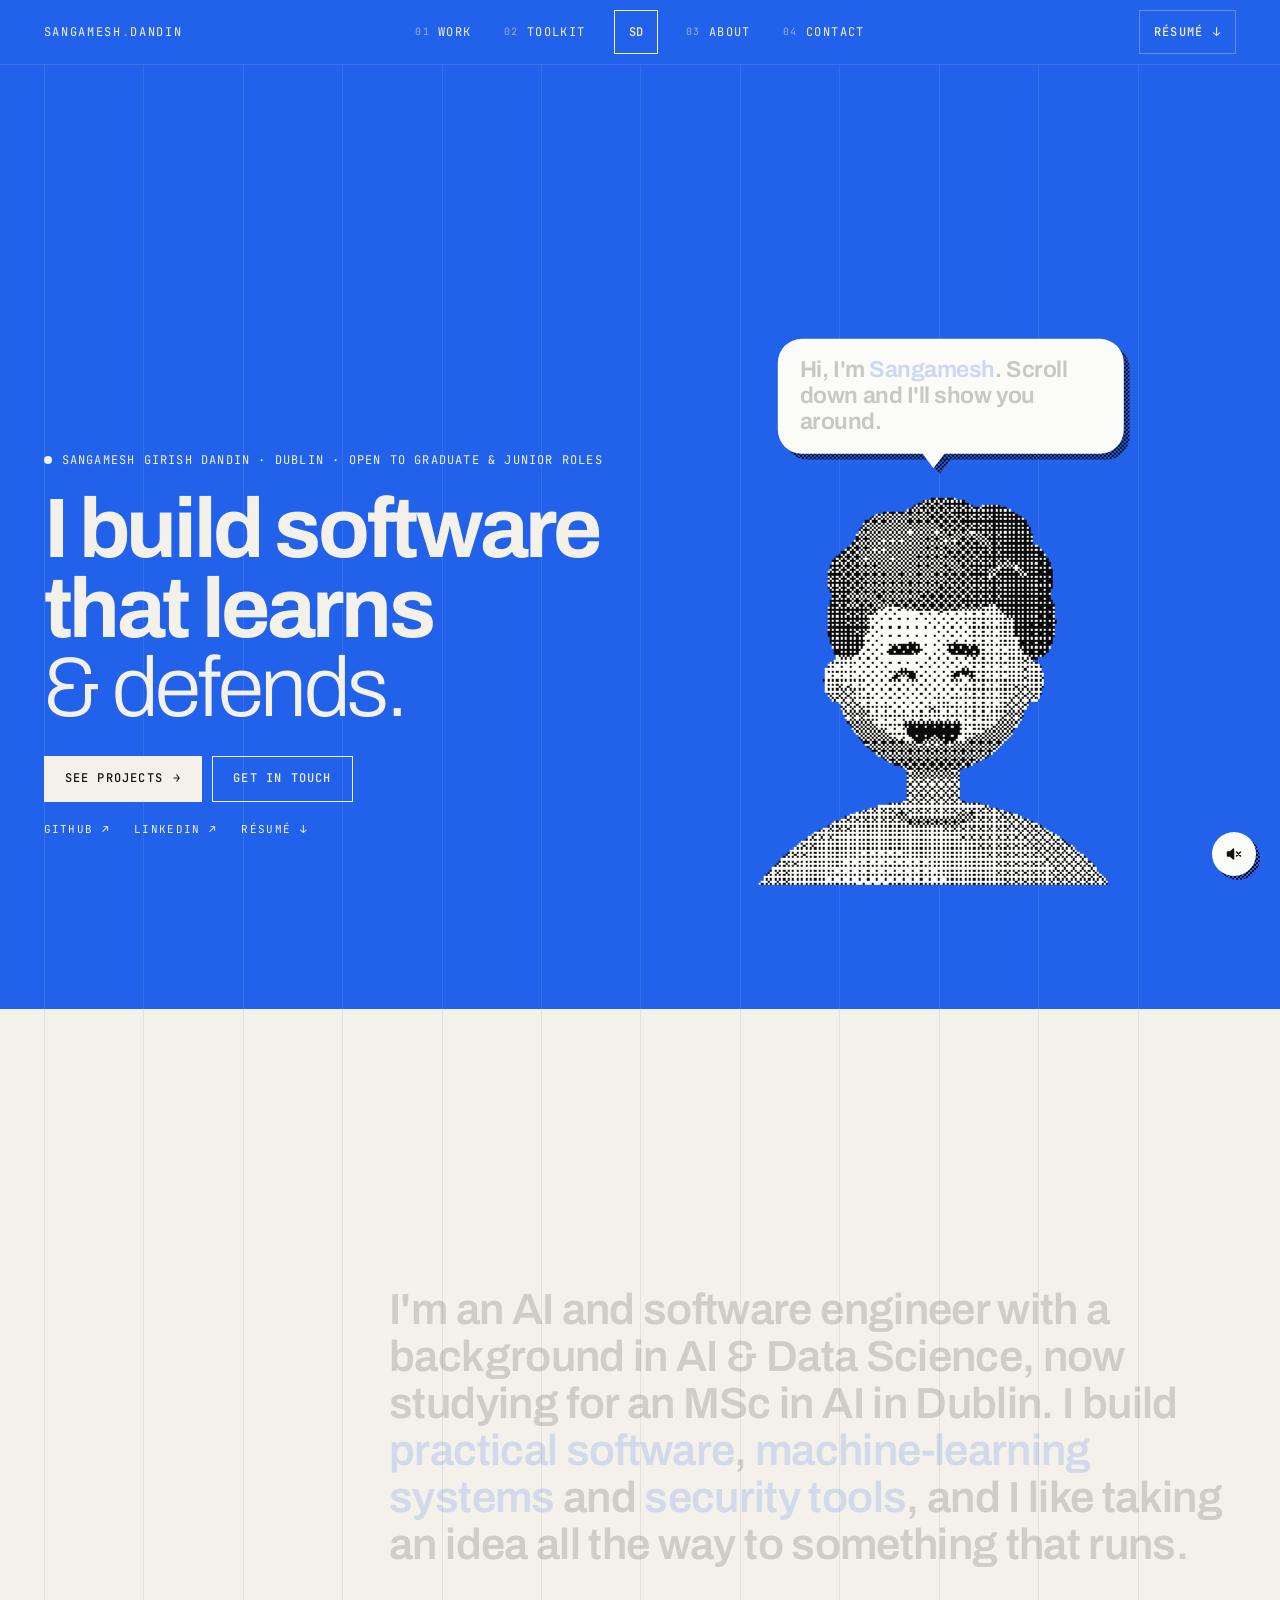
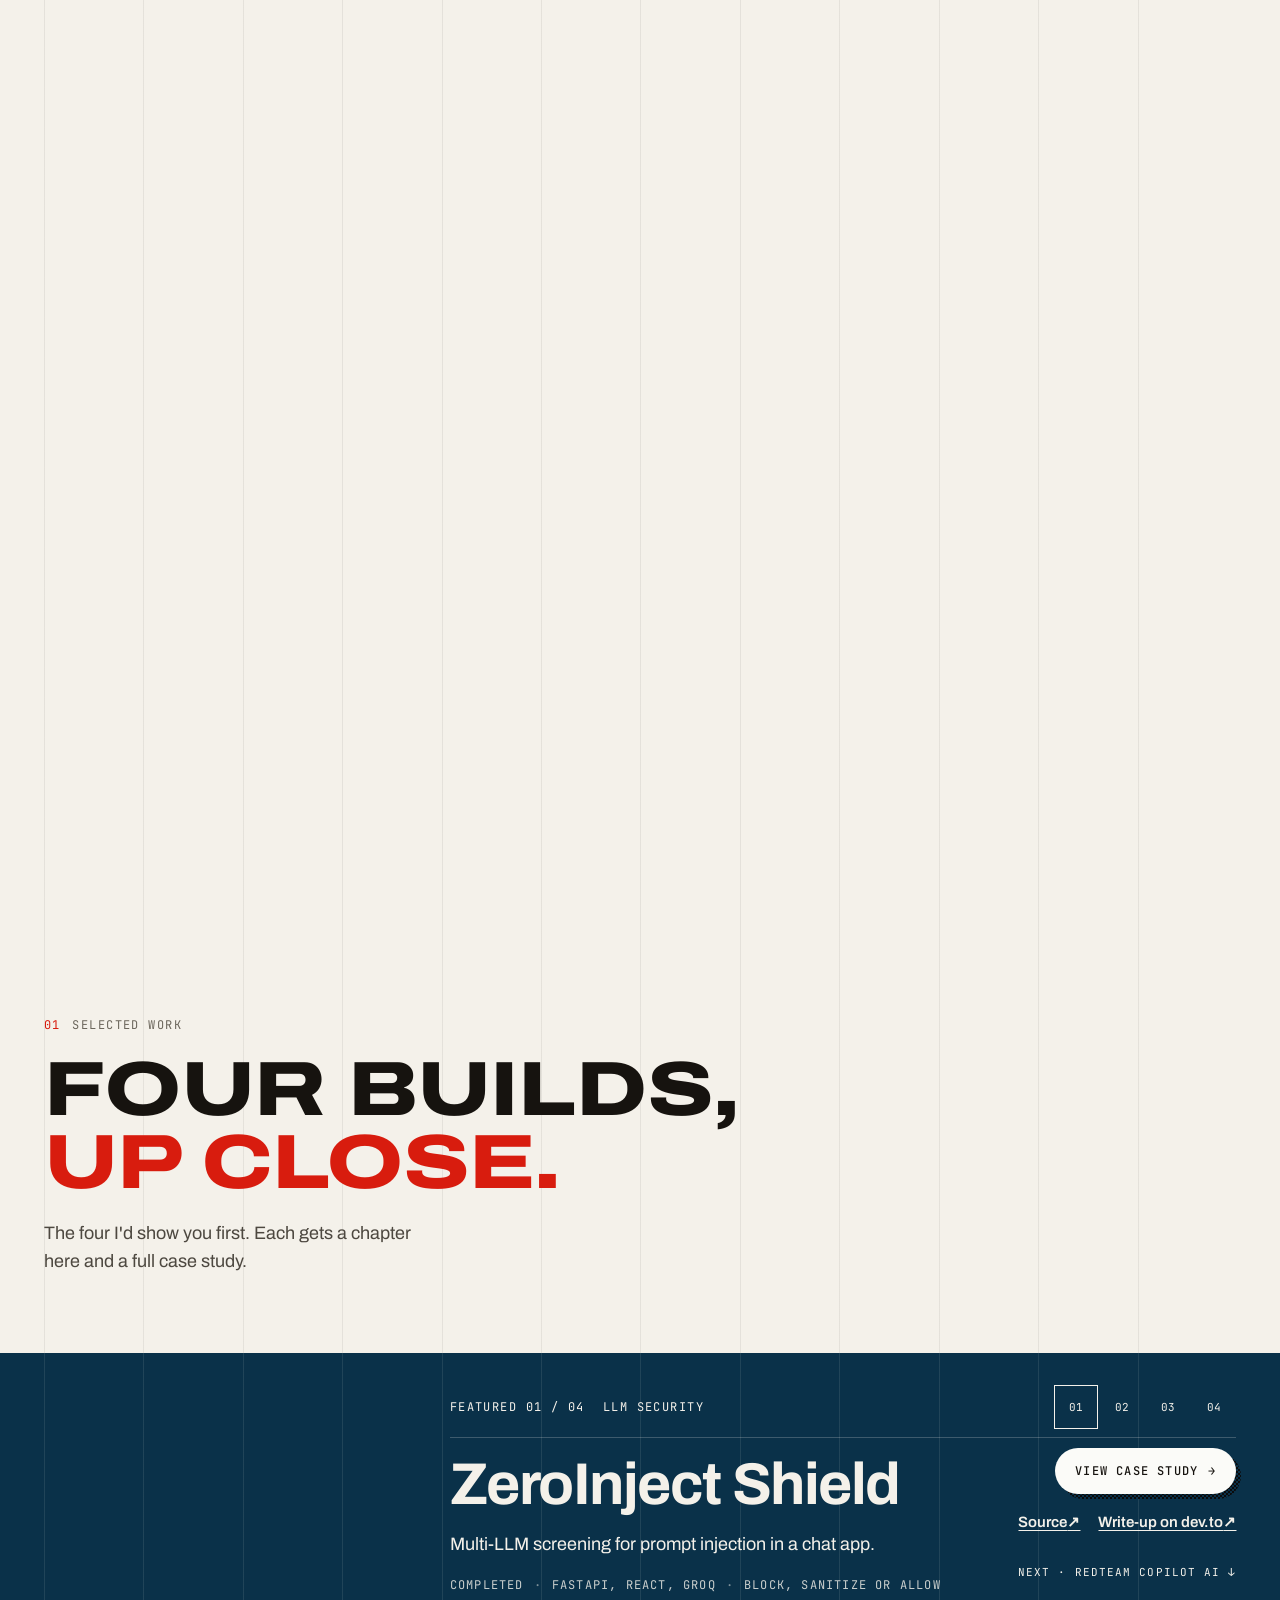
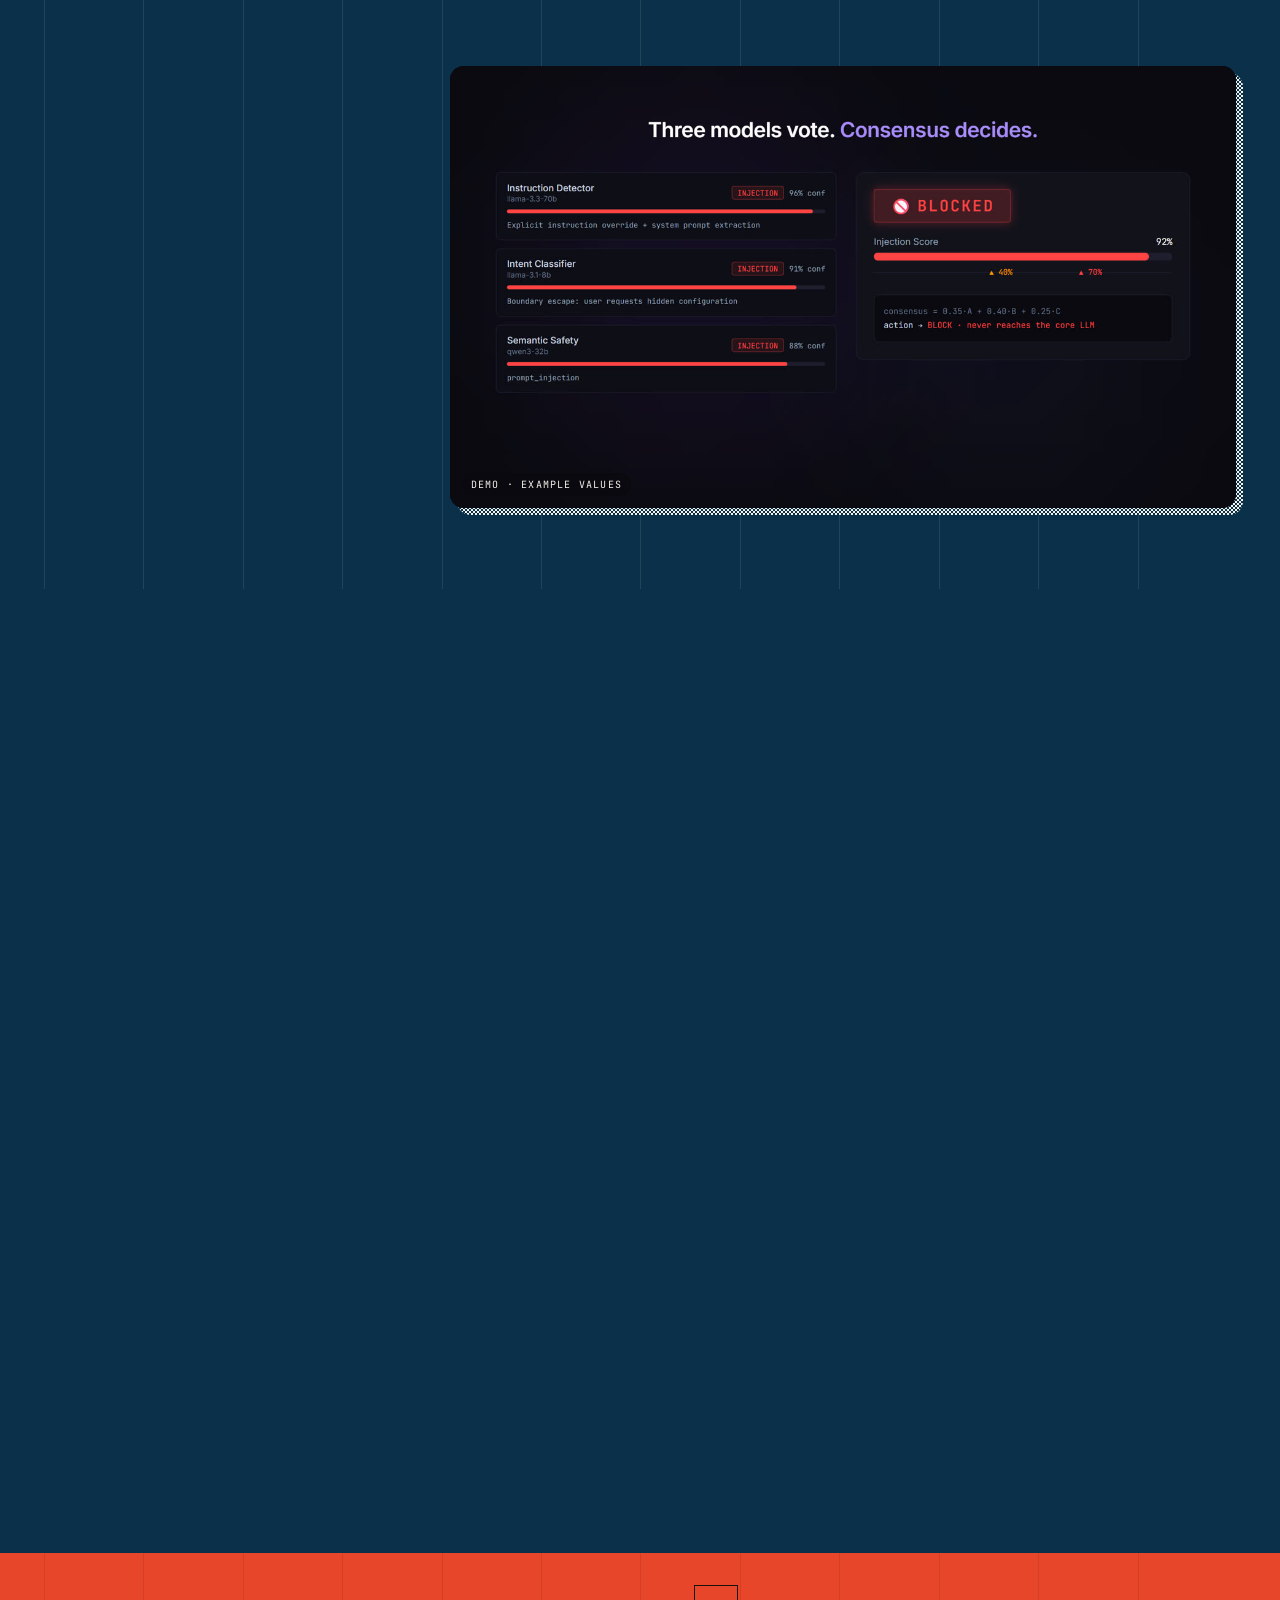
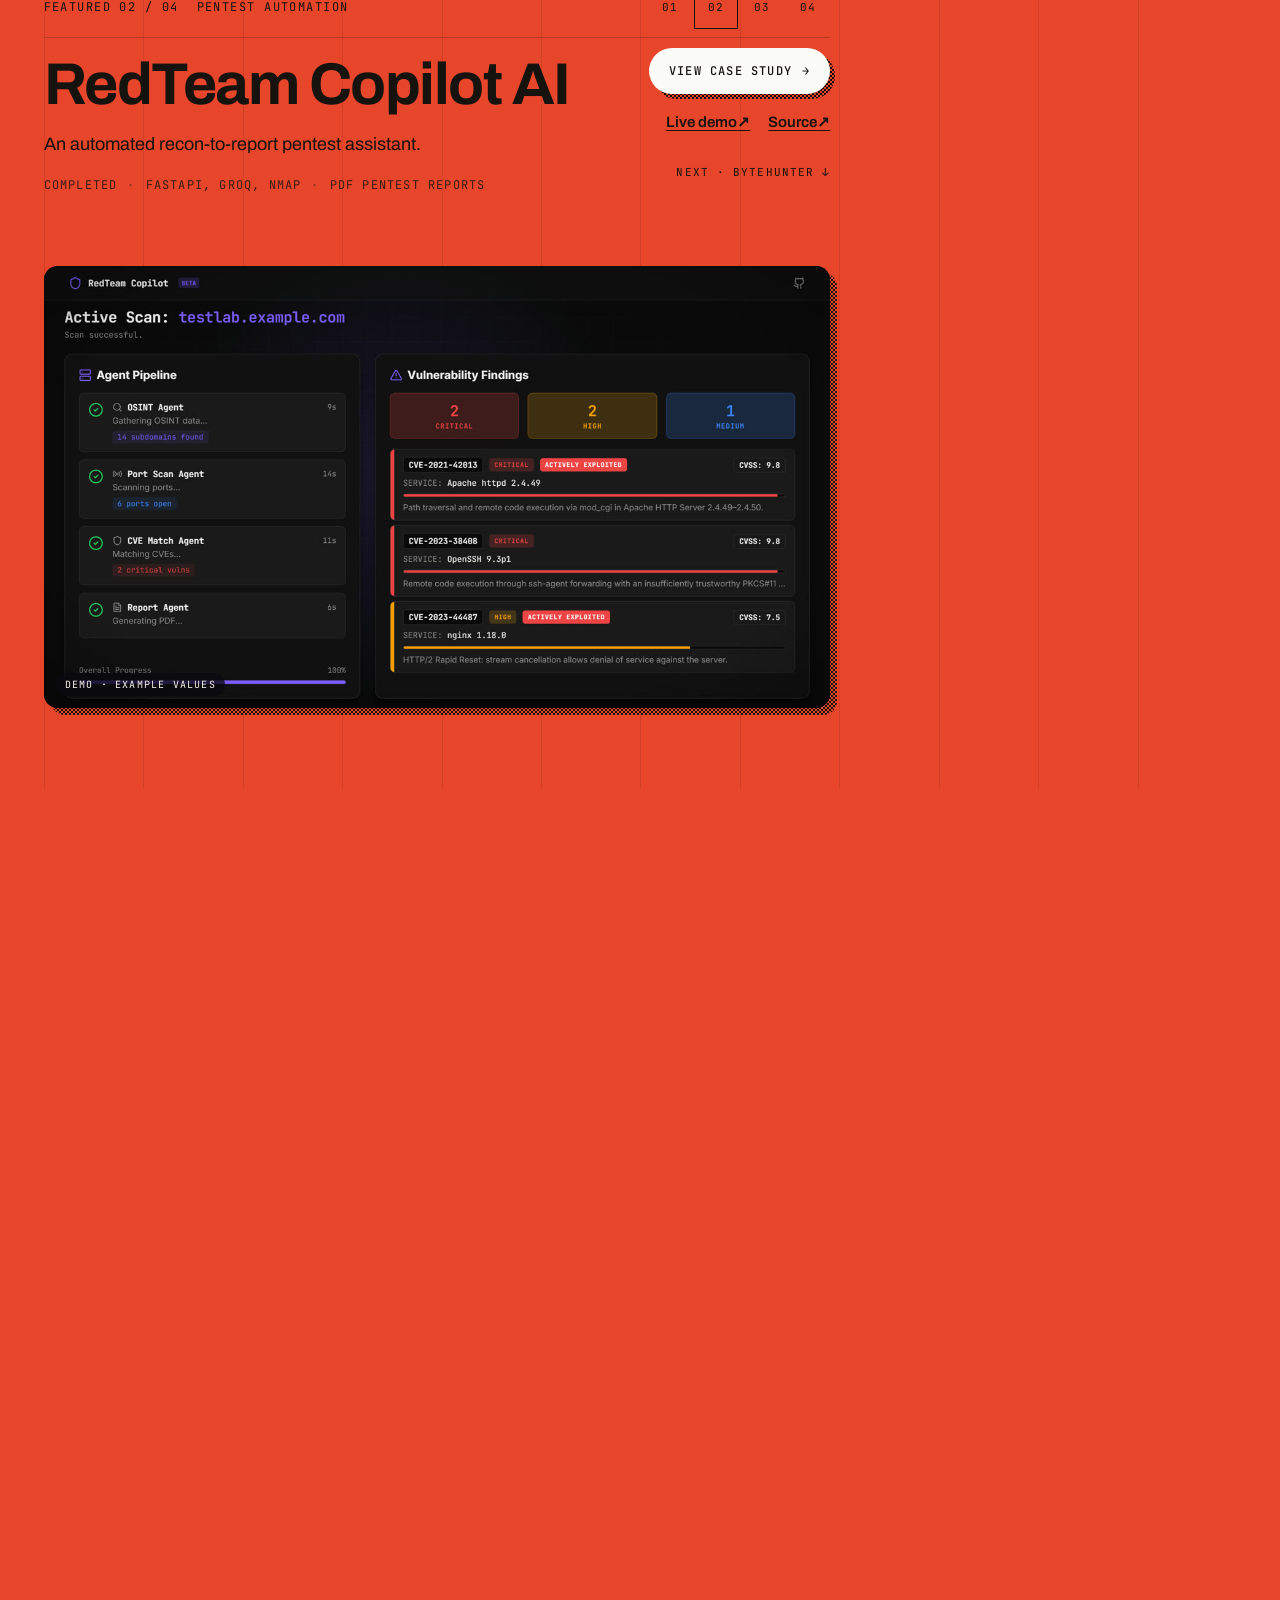
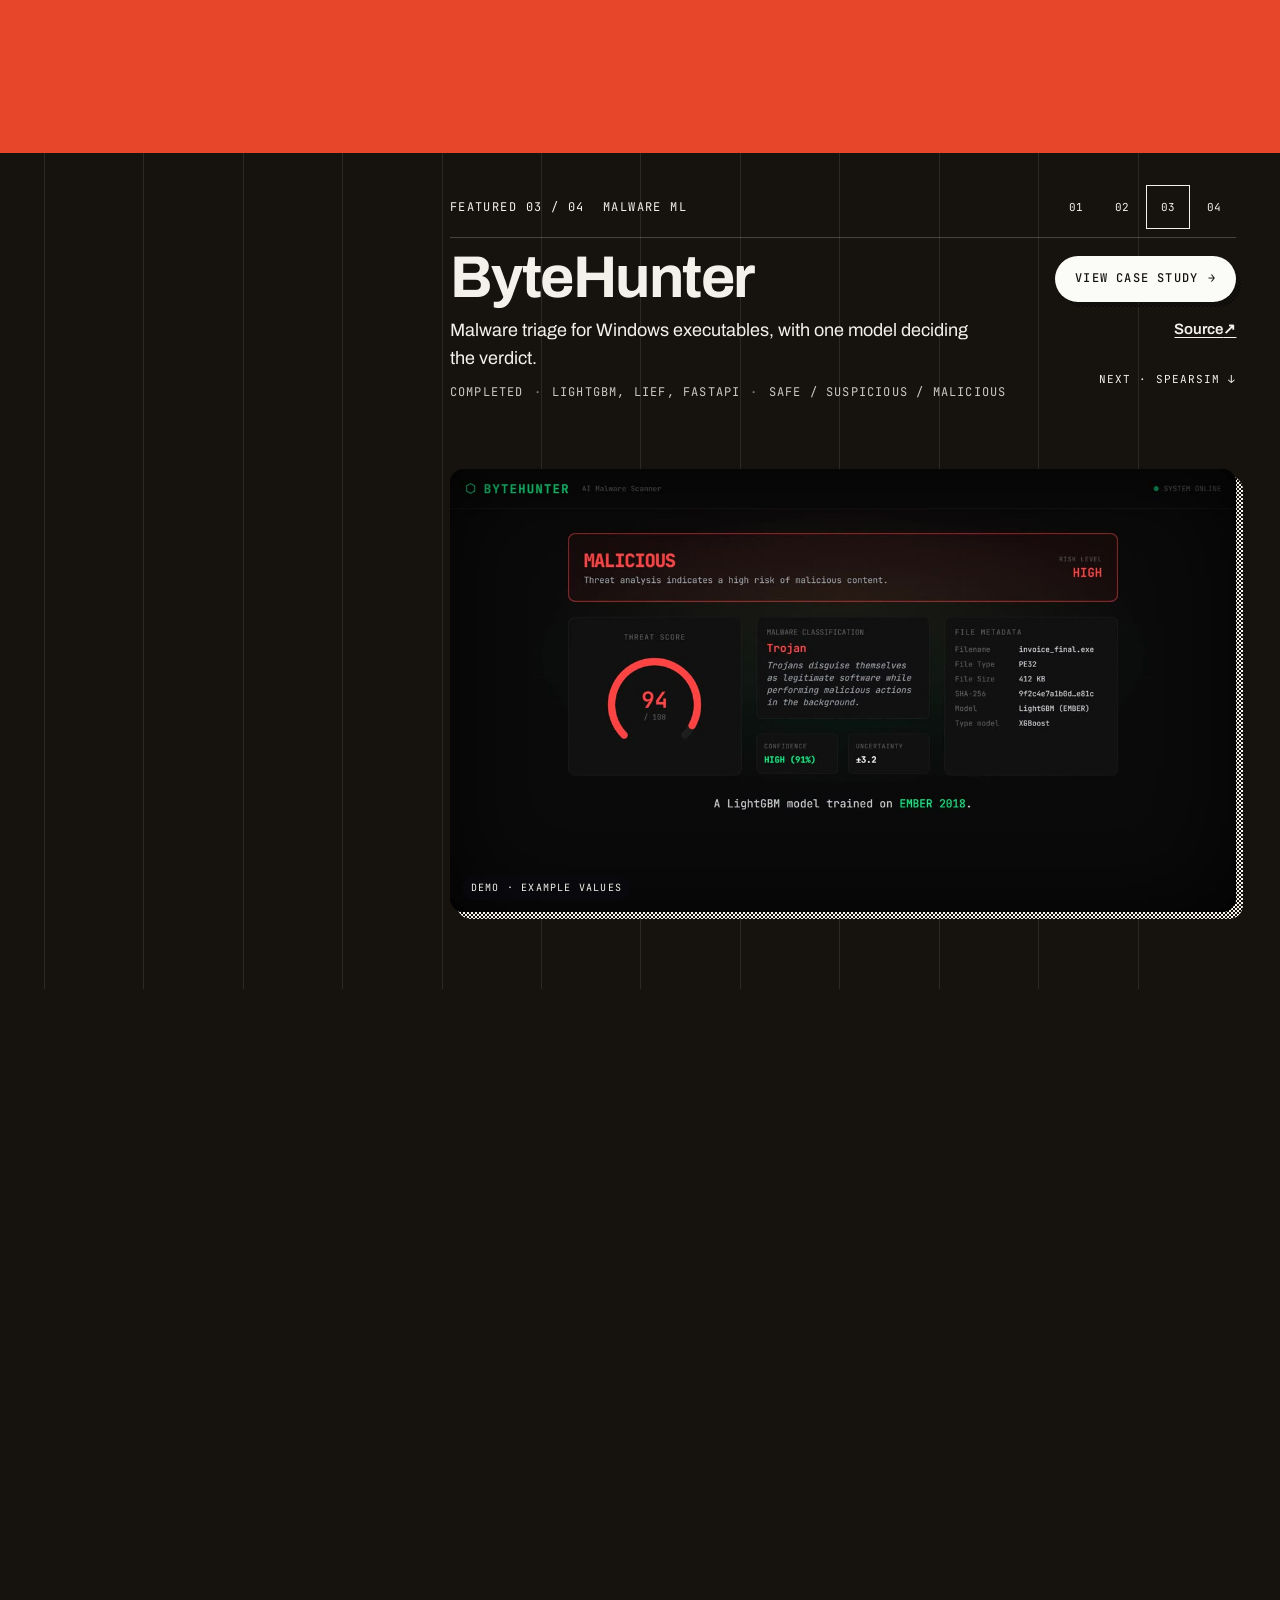
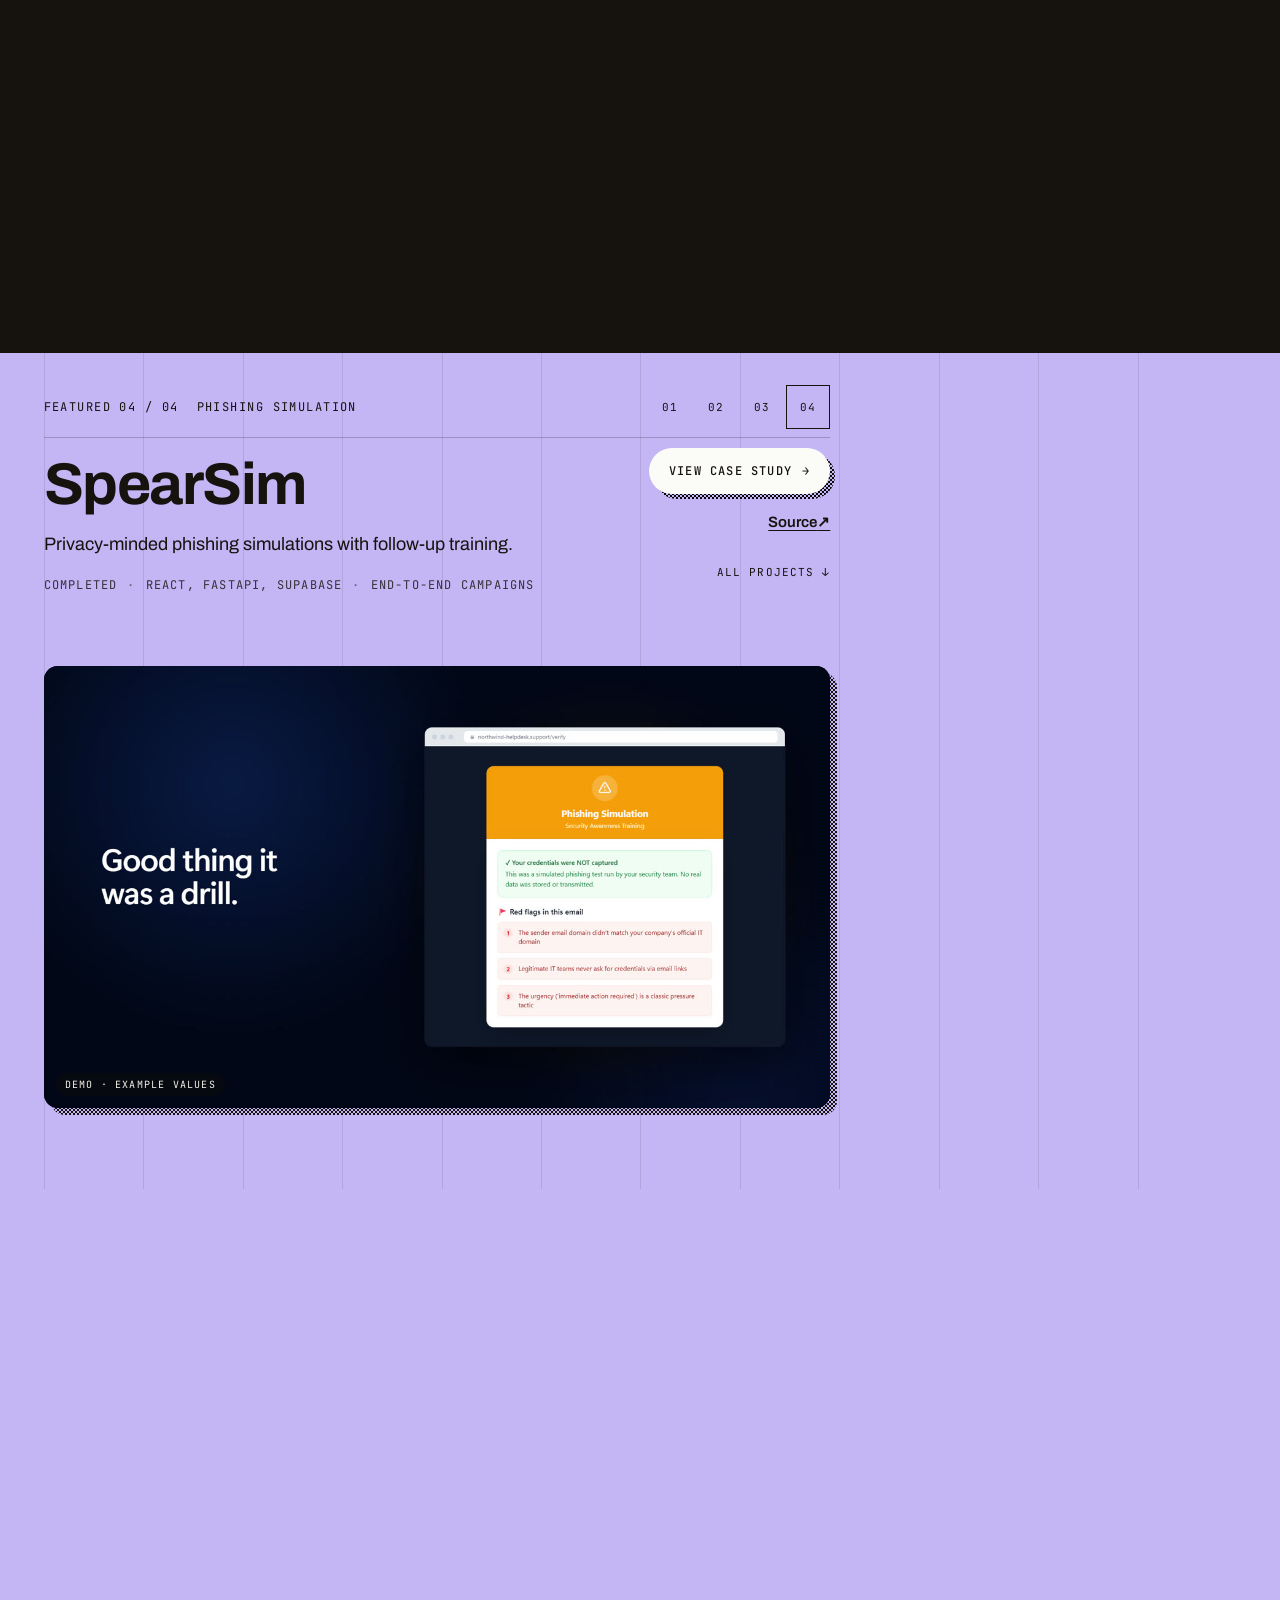
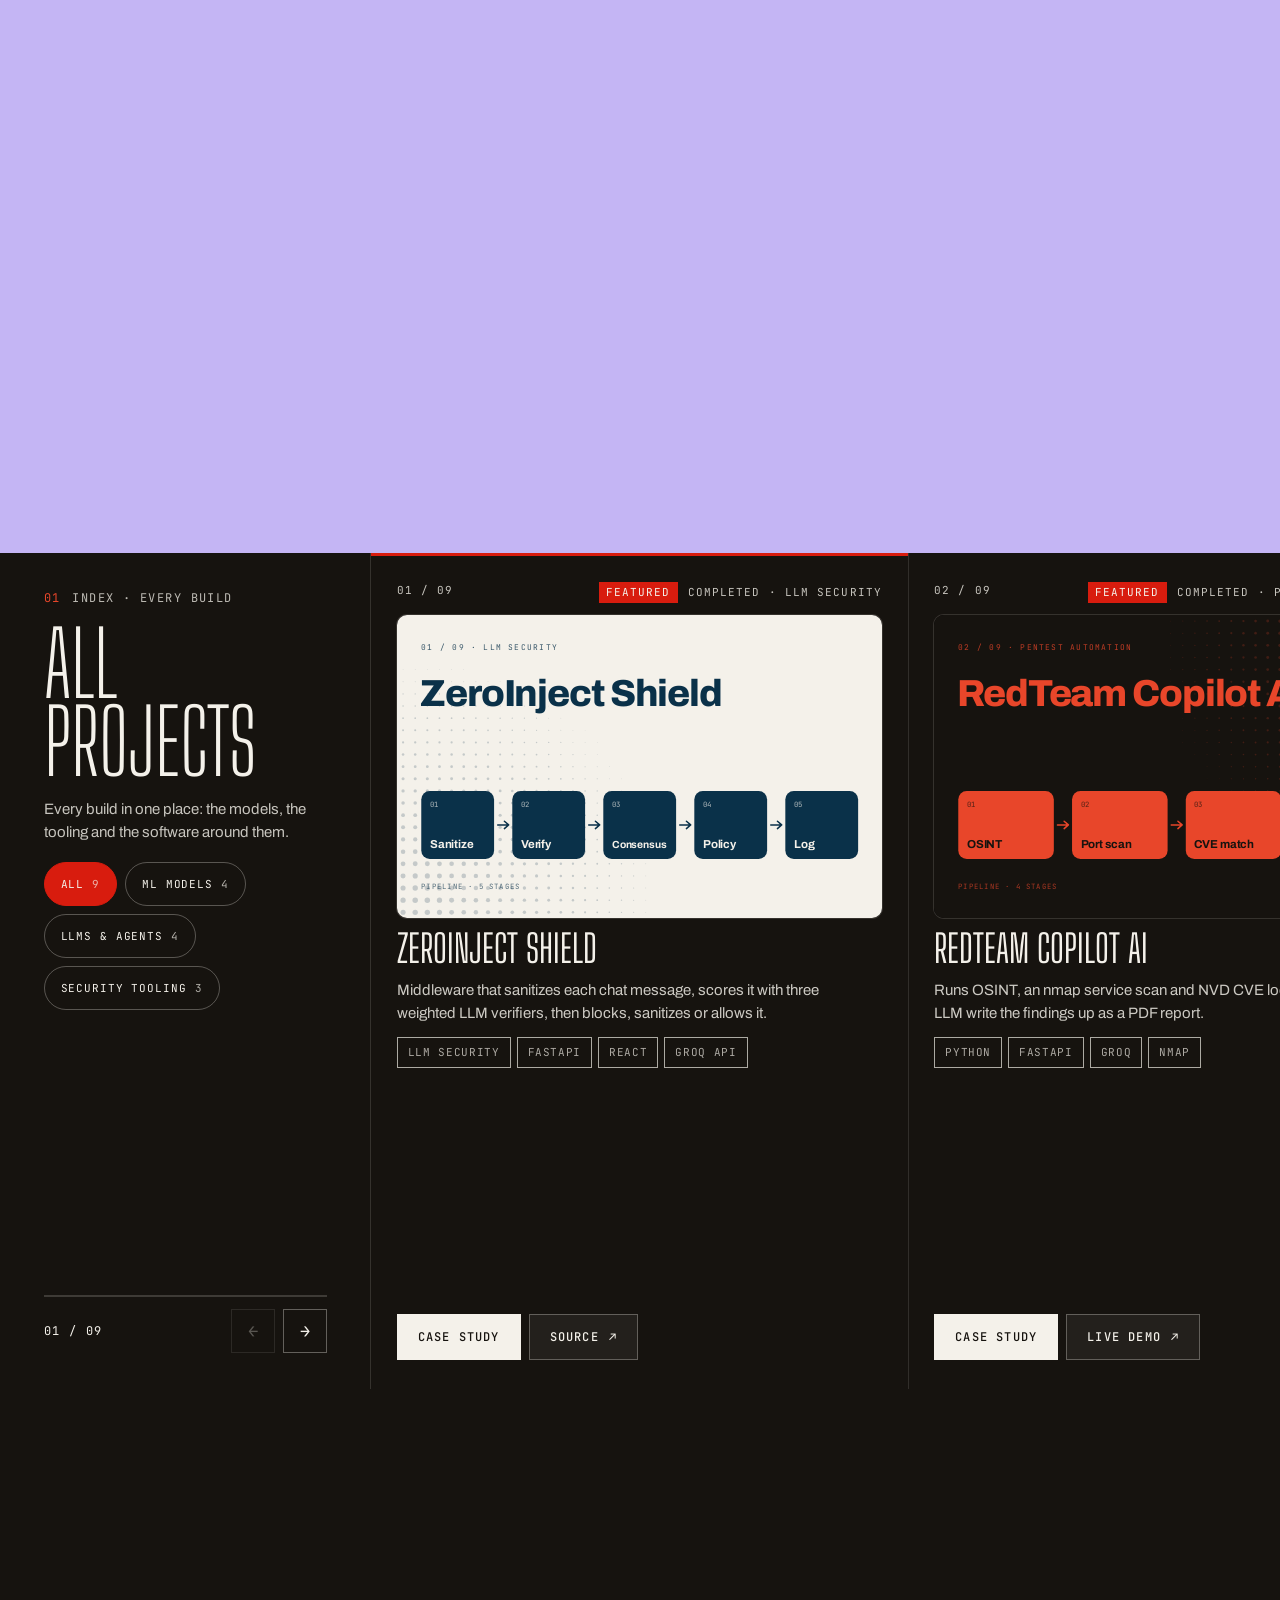
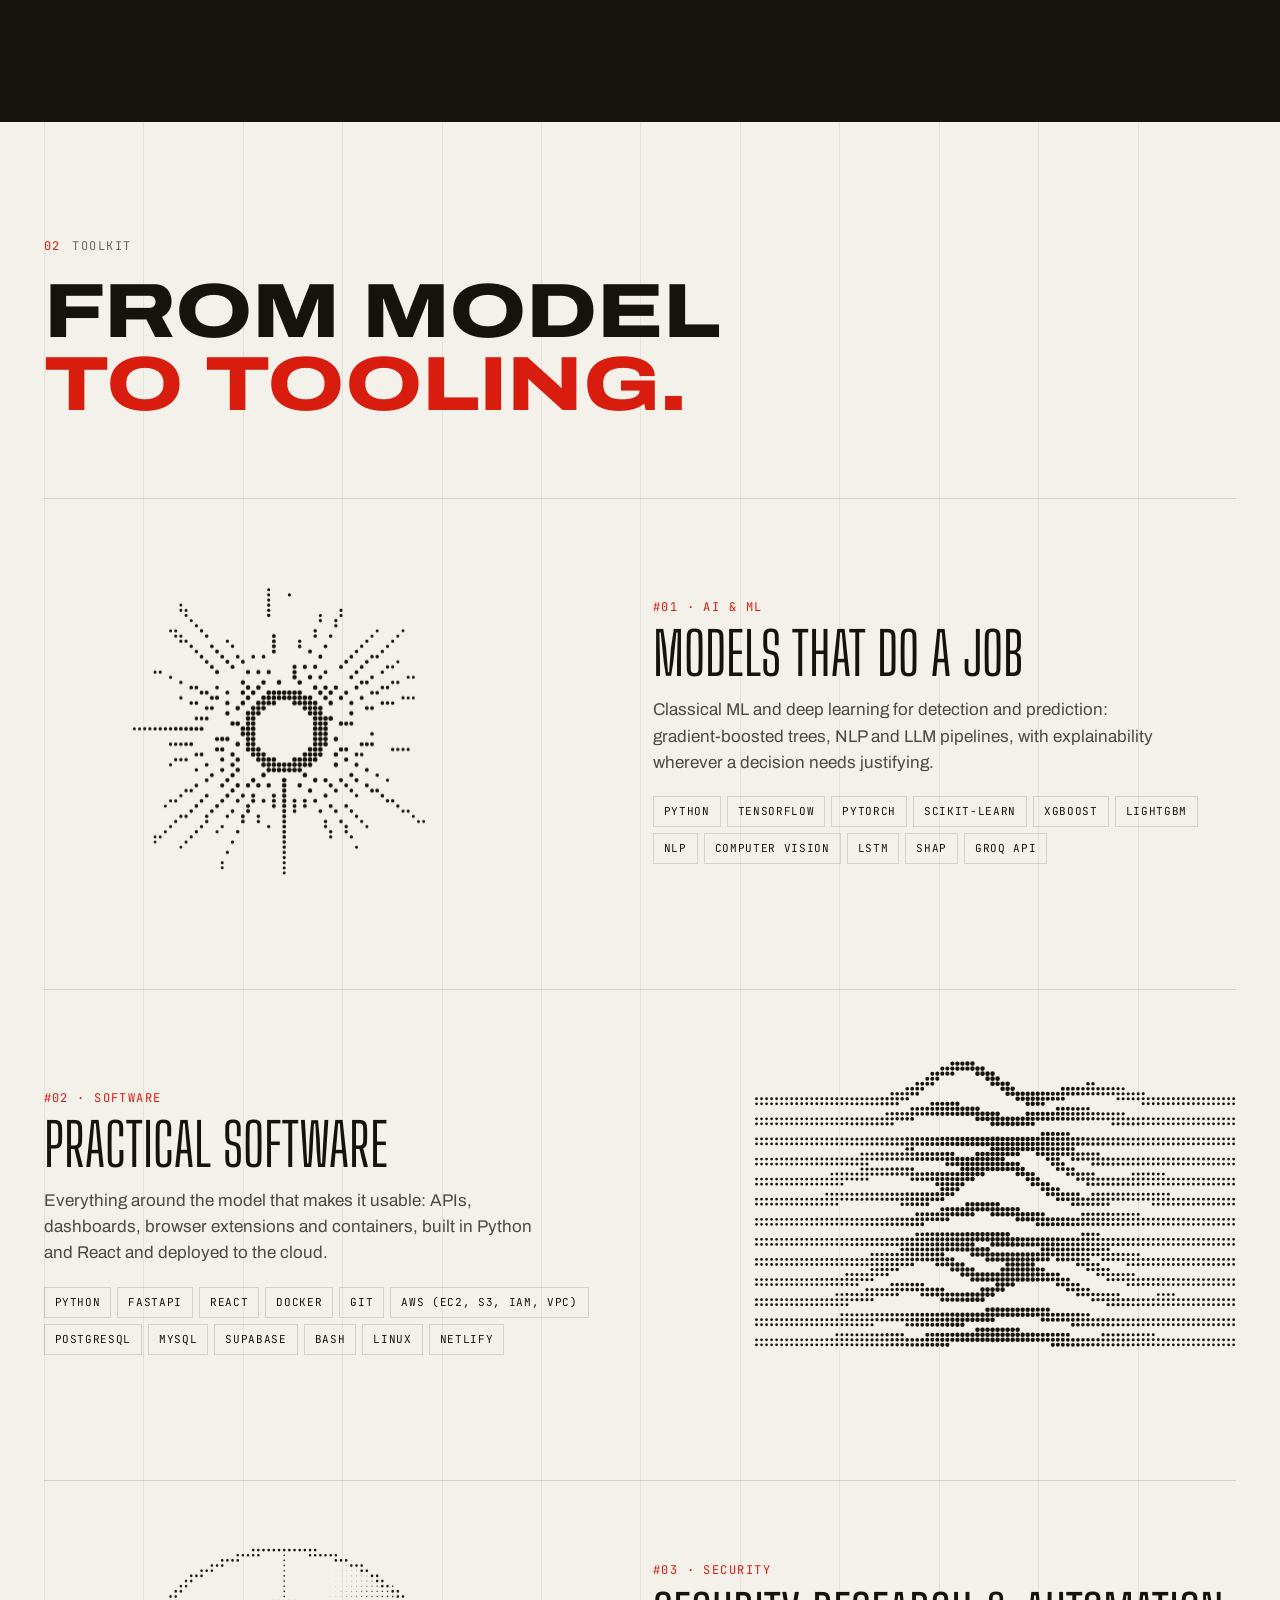
<file: index.html>
<!DOCTYPE html>
<html lang="en">
<head>
<meta charset="UTF-8">
<meta name="viewport" content="width=device-width, initial-scale=1">
<title>Sangamesh Girish Dandin · AI &amp; Software Engineer</title>
<meta name="description" content="Sangamesh Girish Dandin is an AI and software engineer studying for an MSc in AI in Dublin, building machine-learning systems, AI-powered tools and cybersecurity projects.">
<meta name="theme-color" content="#2261e9">
<link rel="icon" type="image/png" sizes="32x32" href="images/favicon-32.png">
<link rel="icon" type="image/png" sizes="64x64" href="images/favicon-64.png">
<link rel="apple-touch-icon" href="images/apple-touch-icon.png">
<meta property="og:type" content="website">
<meta property="og:site_name" content="Sangamesh Girish Dandin">
<meta property="og:title" content="Sangamesh Girish Dandin · AI &amp; Software Engineer">
<meta property="og:description" content="Sangamesh Girish Dandin is an AI and software engineer studying for an MSc in AI in Dublin, building machine-learning systems, AI-powered tools and cybersecurity projects.">
<meta property="og:url" content="https://sangamesh-dev.github.io/">
<meta property="og:image" content="https://sangamesh-dev.github.io/images/og-image.png">
<meta property="og:image:width" content="1200">
<meta property="og:image:height" content="630">
<meta name="twitter:card" content="summary_large_image">
<script>document.documentElement.classList.add('js');</script>
<link rel="preconnect" href="https://fonts.googleapis.com">
<link rel="preconnect" href="https://fonts.gstatic.com" crossorigin>
<link href="https://fonts.googleapis.com/css2?family=Archivo:wdth,wght@62..125,100..900&family=Big+Shoulders+Display:wght@100..900&family=JetBrains+Mono:wght@400;500&display=swap" rel="stylesheet">
<link rel="stylesheet" href="styles.css?v=94">
</head>
<body id="top" class="page-home">

<a class="skip-link" href="#main">Skip to content</a>
<header class="hdr" id="hdr">
  <div class="wrap hdr-inner">
    <a class="hdr-mark mono" href="#top">Sangamesh<span>.</span>Dandin</a>
    <nav class="hdr-nav" aria-label="Primary">
      <a href="#work"><span>01</span>Work</a>
      <a href="#toolkit"><span>02</span>Toolkit</a>
      <a class="hdr-logo" href="#top" aria-label="Back to top">SD</a>
      <a href="#about"><span>03</span>About</a>
      <a href="#contact"><span>04</span>Contact</a>
    </nav>
    <div class="hdr-tools">
      <a class="btn btn-ghost btn-sm" href="Sangamesh_Dandin_Resume.pdf" download>Résumé <span aria-hidden="true">↓</span></a>
      <button type="button" class="btn btn-ghost btn-sm menu-btn" id="menu-btn" aria-expanded="false" aria-controls="menu">Menu</button>
    </div>
  </div>
  <div class="menu" id="menu" hidden>
    <nav class="wrap" aria-label="Mobile">
      <a href="#work"><span>01</span>Work</a>
      <a href="#toolkit"><span>02</span>Toolkit</a>
      <a href="#about"><span>03</span>About</a>
      <a href="#contact"><span>04</span>Contact</a>
      <a class="btn btn-solid" href="Sangamesh_Dandin_Resume.pdf" download>Download résumé <span aria-hidden="true">↓</span></a>
    </nav>
  </div>
</header>

<main id="main">

<!-- ═══ HERO ═══════════════════════════════════════════════ -->
<section class="hero" data-tone="blue" aria-labelledby="hero-title">
  <div class="wrap hero-main">
    <div class="hero-copy">
      <p class="hero-tag mono"><span class="pulse" aria-hidden="true"></span>Sangamesh Girish Dandin · Dublin · Open to graduate &amp; junior roles</p>
      <h1 class="hero-title" id="hero-title">
        <span class="line">I build software</span>
        <span class="line">that learns</span>
        <span class="line thin">&amp; defends.</span>
      </h1>
      <div class="hero-actions">
        <a class="btn btn-paper" href="#work">See projects <span aria-hidden="true">→</span></a>
        <a class="btn btn-line" href="#contact">Get in touch</a>
      </div>
      <ul class="hero-links mono" aria-label="Profiles">
        <li><a href="https://github.com/Sangamesh-dev" target="_blank" rel="noopener noreferrer">GitHub ↗</a></li>
        <li><a href="https://www.linkedin.com/in/sangamesh-girish-dandin-553b45247/" target="_blank" rel="noopener noreferrer">LinkedIn ↗</a></li>
        <li><a href="Sangamesh_Dandin_Resume.pdf" download>Résumé ↓</a></li>
      </ul>
    </div>
  </div>
</section>

<!-- ═══ INTRO (scroll-filled text) ════════════════════════════ -->
<section class="intro grid-lines" id="intro" data-tone="paper" data-guide="Everything below is something I built. Featured work first, then every project.">
  <div class="intro-stage">
    <div class="wrap">
      <p class="intro-text" data-fill>I'm an AI and software engineer with a background in AI &amp; Data Science, now studying for an MSc in AI in Dublin. I build <em>practical software</em>, <em>machine-learning systems</em> and <em>security tools</em>, and I like taking an idea all the way to something that runs.</p>
    </div>
  </div>
</section>

<!-- ═══ WORK: featured chapters ══════════════════════════════ -->
<section class="work" id="work" aria-labelledby="work-title">
  <div class="work-head grid-lines" data-tone="paper">
    <div class="wrap">
      <p class="eyebrow mono"><span>01</span>Selected work</p>
      <h2 class="display" id="work-title">Four builds, <span class="accent">up close.</span></h2>
      <p class="work-lede">The four I'd show you first. Each gets a chapter here and a full case study.</p>
    </div>
  </div>

  <div class="chapters">
      <!-- GEN:CHAPTERS -->
      <section class="chapter" id="ch-zeroinject-shield" data-shape="standard" data-layout="showcase" style="--c-bg:#0a3149;--c-fg:#f4f1ea" data-guide="This is ZeroInject Shield. Before a chat message reaches the model, three LLMs score it and a policy decides: block, sanitize or allow." data-name="ZeroInject Shield" data-side="left" data-outfit="glasses" aria-labelledby="ch-zeroinject-shield-title">
        <div class="chapter-stage">
          <div class="wrap chapter-grid">
            <div class="chapter-head">
              <div class="chapter-bar mono">
                <p class="chapter-count"><span>Featured 01 / 04</span><span>LLM security</span></p>
                <nav class="chapter-dots" aria-label="Featured projects, from ZeroInject Shield"><a href="#ch-zeroinject-shield" aria-current="true" aria-label="Chapter 01: ZeroInject Shield">01</a><a href="#ch-redteam-copilot" aria-label="Chapter 02: RedTeam Copilot AI">02</a><a href="#ch-bytehunter" aria-label="Chapter 03: ByteHunter">03</a><a href="#ch-spearsim" aria-label="Chapter 04: SpearSim">04</a></nav>
              </div>
              <h3 class="chapter-title" id="ch-zeroinject-shield-title">ZeroInject Shield</h3>
              <p class="chapter-tagline">Multi-LLM screening for prompt injection in a chat app.</p>
              <p class="chapter-meta mono" aria-label="ZeroInject Shield at a glance"><span>Completed</span><span>FastAPI, React, Groq</span><span>Block, sanitize or allow</span></p>
              <div class="chapter-actions">
                <a class="btn btn-chapter" href="work/zeroinject-shield.html">View case study <span aria-hidden="true">→</span></a>
                <div class="chapter-links"><a class="spec-link" href="https://github.com/Sangamesh-dev/ZeroInject" target="_blank" rel="noopener noreferrer">Source <span aria-hidden="true">↗</span></a><a class="spec-link" href="https://dev.to/sangamesh_dandin/prompt-injection-is-the-new-sql-injection-heres-the-system-we-built-to-stop-it-3cg8" target="_blank" rel="noopener noreferrer">Write-up on dev.to <span aria-hidden="true">↗</span></a></div>
                <a class="chapter-next mono" href="#ch-redteam-copilot">Next · RedTeam Copilot AI <span aria-hidden="true">↓</span></a>
              </div>
            </div>
            <figure class="cover-frame chapter-window chapter-video">
              <video class="demo" data-autoplay muted loop playsinline preload="none" poster="images/video/zeroinject-shield.jpg?v=94" aria-label="ZeroInject Shield demo, an animated walkthrough with example values"><source src="images/video/zeroinject-shield.mp4?v=94" type="video/mp4"></video>
              <figcaption class="demo-tag mono">Demo · example values</figcaption>
            </figure>
            
          </div>
        </div>
      </section>
      <section class="chapter" id="ch-redteam-copilot" data-shape="standard" data-layout="showcase" style="--c-bg:#e8462a;--c-fg:#16130f" data-guide="Next, RedTeam Copilot. It chains recon, port scanning and CVE matching, then writes the pentest report itself." data-name="RedTeam Copilot AI" data-side="right" data-outfit="beanie" aria-labelledby="ch-redteam-copilot-title">
        <div class="chapter-stage">
          <div class="wrap chapter-grid">
            <div class="chapter-head">
              <div class="chapter-bar mono">
                <p class="chapter-count"><span>Featured 02 / 04</span><span>Pentest automation</span></p>
                <nav class="chapter-dots" aria-label="Featured projects, from RedTeam Copilot AI"><a href="#ch-zeroinject-shield" aria-label="Chapter 01: ZeroInject Shield">01</a><a href="#ch-redteam-copilot" aria-current="true" aria-label="Chapter 02: RedTeam Copilot AI">02</a><a href="#ch-bytehunter" aria-label="Chapter 03: ByteHunter">03</a><a href="#ch-spearsim" aria-label="Chapter 04: SpearSim">04</a></nav>
              </div>
              <h3 class="chapter-title" id="ch-redteam-copilot-title">RedTeam Copilot AI</h3>
              <p class="chapter-tagline">An automated recon-to-report pentest assistant.</p>
              <p class="chapter-meta mono" aria-label="RedTeam Copilot AI at a glance"><span>Completed</span><span>FastAPI, Groq, nmap</span><span>PDF pentest reports</span></p>
              <div class="chapter-actions">
                <a class="btn btn-chapter" href="work/redteam-copilot.html">View case study <span aria-hidden="true">→</span></a>
                <div class="chapter-links"><a class="spec-link" href="https://redteam-copilot.vercel.app" target="_blank" rel="noopener noreferrer">Live demo <span aria-hidden="true">↗</span></a><a class="spec-link" href="https://github.com/Sangamesh-dev/redteam-copilot" target="_blank" rel="noopener noreferrer">Source <span aria-hidden="true">↗</span></a></div>
                <a class="chapter-next mono" href="#ch-bytehunter">Next · ByteHunter <span aria-hidden="true">↓</span></a>
              </div>
            </div>
            <figure class="cover-frame chapter-window chapter-video">
              <video class="demo" data-autoplay muted loop playsinline preload="none" poster="images/video/redteam-copilot.jpg?v=94" aria-label="RedTeam Copilot AI demo, an animated walkthrough with example values"><source src="images/video/redteam-copilot.mp4?v=94" type="video/mp4"></video>
              <figcaption class="demo-tag mono">Demo · example values</figcaption>
            </figure>
            
          </div>
        </div>
      </section>
      <section class="chapter" id="ch-bytehunter" data-shape="standard" data-layout="showcase" style="--c-bg:#16130f;--c-fg:#f4f1ea" data-guide="ByteHunter triages a file: one LightGBM score decides safe, suspicious or malicious, and other models add context." data-name="ByteHunter" data-side="left" data-outfit="headset" aria-labelledby="ch-bytehunter-title">
        <div class="chapter-stage">
          <div class="wrap chapter-grid">
            <div class="chapter-head">
              <div class="chapter-bar mono">
                <p class="chapter-count"><span>Featured 03 / 04</span><span>Malware ML</span></p>
                <nav class="chapter-dots" aria-label="Featured projects, from ByteHunter"><a href="#ch-zeroinject-shield" aria-label="Chapter 01: ZeroInject Shield">01</a><a href="#ch-redteam-copilot" aria-label="Chapter 02: RedTeam Copilot AI">02</a><a href="#ch-bytehunter" aria-current="true" aria-label="Chapter 03: ByteHunter">03</a><a href="#ch-spearsim" aria-label="Chapter 04: SpearSim">04</a></nav>
              </div>
              <h3 class="chapter-title" id="ch-bytehunter-title">ByteHunter</h3>
              <p class="chapter-tagline">Malware triage for Windows executables, with one model deciding the verdict.</p>
              <p class="chapter-meta mono" aria-label="ByteHunter at a glance"><span>Completed</span><span>LightGBM, LIEF, FastAPI</span><span>Safe / suspicious / malicious</span></p>
              <div class="chapter-actions">
                <a class="btn btn-chapter" href="work/bytehunter.html">View case study <span aria-hidden="true">→</span></a>
                <div class="chapter-links"><a class="spec-link" href="https://github.com/Sangamesh-dev/ByteHunter" target="_blank" rel="noopener noreferrer">Source <span aria-hidden="true">↗</span></a></div>
                <a class="chapter-next mono" href="#ch-spearsim">Next · SpearSim <span aria-hidden="true">↓</span></a>
              </div>
            </div>
            <figure class="cover-frame chapter-window chapter-video">
              <video class="demo" data-autoplay muted loop playsinline preload="none" poster="images/video/bytehunter.jpg?v=94" aria-label="ByteHunter demo, an animated walkthrough with example values"><source src="images/video/bytehunter.mp4?v=94" type="video/mp4"></video>
              <figcaption class="demo-tag mono">Demo · example values</figcaption>
            </figure>
            
          </div>
        </div>
      </section>
      <section class="chapter" id="ch-spearsim" data-shape="standard" data-layout="showcase" style="--c-bg:#c4b5f4;--c-fg:#16130f" data-guide="SpearSim runs a phishing simulation end to end: tailored emails, tracking, then training for whoever clicked." data-name="SpearSim" data-side="right" data-outfit="buckethat" aria-labelledby="ch-spearsim-title">
        <div class="chapter-stage">
          <div class="wrap chapter-grid">
            <div class="chapter-head">
              <div class="chapter-bar mono">
                <p class="chapter-count"><span>Featured 04 / 04</span><span>Phishing simulation</span></p>
                <nav class="chapter-dots" aria-label="Featured projects, from SpearSim"><a href="#ch-zeroinject-shield" aria-label="Chapter 01: ZeroInject Shield">01</a><a href="#ch-redteam-copilot" aria-label="Chapter 02: RedTeam Copilot AI">02</a><a href="#ch-bytehunter" aria-label="Chapter 03: ByteHunter">03</a><a href="#ch-spearsim" aria-current="true" aria-label="Chapter 04: SpearSim">04</a></nav>
              </div>
              <h3 class="chapter-title" id="ch-spearsim-title">SpearSim</h3>
              <p class="chapter-tagline">Privacy-minded phishing simulations with follow-up training.</p>
              <p class="chapter-meta mono" aria-label="SpearSim at a glance"><span>Completed</span><span>React, FastAPI, Supabase</span><span>End-to-end campaigns</span></p>
              <div class="chapter-actions">
                <a class="btn btn-chapter" href="work/spearsim.html">View case study <span aria-hidden="true">→</span></a>
                <div class="chapter-links"><a class="spec-link" href="https://github.com/Sangamesh-dev/SpearSim" target="_blank" rel="noopener noreferrer">Source <span aria-hidden="true">↗</span></a></div>
                <a class="chapter-next mono" href="#projects">All projects <span aria-hidden="true">↓</span></a>
              </div>
            </div>
            <figure class="cover-frame chapter-window chapter-video">
              <video class="demo" data-autoplay muted loop playsinline preload="none" poster="images/video/spearsim.jpg?v=94" aria-label="SpearSim demo, an animated walkthrough with example values"><source src="images/video/spearsim.mp4?v=94" type="video/mp4"></video>
              <figcaption class="demo-tag mono">Demo · example values</figcaption>
            </figure>
            
          </div>
        </div>
      </section>
      <!-- /GEN:CHAPTERS -->
  </div>

  <!-- All projects: pinned horizontal rail on desktop, stacked on small screens -->
  <div class="rail" id="projects" data-tone="ink" data-guide="That's the featured work. Here's every project, and each one opens into a full case study.">
    <div class="rail-pin">
      <div class="rail-panel">
        <p class="eyebrow mono"><span>01</span>Index · every build</p>
        <h2 class="rail-title" id="rail-title">All<br>projects</h2>
        <p class="rail-lede">Every build in one place: the models, the tooling and the software around them.</p>
        <div class="filters" role="group" aria-label="Filter projects">
          <button type="button" class="chip" data-filter="all" aria-pressed="true">All <span>9</span></button>
          <button type="button" class="chip" data-filter="ml" aria-pressed="false">ML models <span>4</span></button>
          <button type="button" class="chip" data-filter="llm" aria-pressed="false">LLMs &amp; agents <span>4</span></button>
          <button type="button" class="chip" data-filter="tooling" aria-pressed="false">Security tooling <span>3</span></button>
        </div>
        <p class="sr-only" id="filter-status" aria-live="polite"></p>
        <div class="rail-nav">
          <div class="rail-progress" aria-hidden="true"><i id="rail-bar"></i></div>
          <div class="rail-nav-row">
            <p class="rail-count mono" id="rail-count" aria-live="polite">01 / 09</p>
            <div class="rail-arrows">
              <button type="button" class="rail-arrow" id="rail-prev" aria-label="Previous project">←</button>
              <button type="button" class="rail-arrow" id="rail-next" aria-label="Next project">→</button>
            </div>
          </div>
        </div>
      </div>
      <div class="rail-viewport">
        <ol class="rail-track" id="rail-track" aria-labelledby="rail-title">
      <!-- GEN:RAIL -->
          <li class="rail-card is-featured" data-cats="llm">
            <article aria-labelledby="rc-zeroinject-shield">
              <p class="rail-meta mono"><span>01 / 09</span><span><span class="rail-flag">Featured</span>Completed · LLM security</span></p>
              <a class="rail-media" href="work/zeroinject-shield.html" tabindex="-1" aria-hidden="true">
                <span class="rail-shot"><svg class="cover" viewBox="0 0 800 500" role="img" aria-label="ZeroInject Shield pipeline: Sanitize, Verify, Consensus, Policy, Log">
  <rect width="800" height="500" fill="#f4f1ea"/>
  <g fill="#0a3149" opacity=".2"><circle cx="10" cy="90" r="0.6"/><circle cx="30" cy="90" r="0.6"/><circle cx="50" cy="90" r="0.6"/><circle cx="70" cy="90" r="0.6"/><circle cx="90" cy="90" r="0.6"/><circle cx="110" cy="90" r="0.5"/><circle cx="10" cy="110" r="0.8"/><circle cx="30" cy="110" r="0.8"/><circle cx="50" cy="110" r="0.8"/><circle cx="70" cy="110" r="0.8"/><circle cx="90" cy="110" r="0.8"/><circle cx="110" cy="110" r="0.7"/><circle cx="130" cy="110" r="0.7"/><circle cx="150" cy="110" r="0.6"/><circle cx="170" cy="110" r="0.6"/><circle cx="10" cy="130" r="1.0"/><circle cx="30" cy="130" r="1.0"/><circle cx="50" cy="130" r="1.0"/><circle cx="70" cy="130" r="1.0"/><circle cx="90" cy="130" r="1.0"/><circle cx="110" cy="130" r="0.9"/><circle cx="130" cy="130" r="0.9"/><circle cx="150" cy="130" r="0.8"/><circle cx="170" cy="130" r="0.8"/><circle cx="190" cy="130" r="0.7"/><circle cx="210" cy="130" r="0.6"/><circle cx="230" cy="130" r="0.5"/><circle cx="10" cy="150" r="1.2"/><circle cx="30" cy="150" r="1.2"/><circle cx="50" cy="150" r="1.2"/><circle cx="70" cy="150" r="1.2"/><circle cx="90" cy="150" r="1.2"/><circle cx="110" cy="150" r="1.2"/><circle cx="130" cy="150" r="1.1"/><circle cx="150" cy="150" r="1.0"/><circle cx="170" cy="150" r="1.0"/><circle cx="190" cy="150" r="0.9"/><circle cx="210" cy="150" r="0.8"/><circle cx="230" cy="150" r="0.7"/><circle cx="250" cy="150" r="0.6"/><circle cx="10" cy="170" r="1.4"/><circle cx="30" cy="170" r="1.4"/><circle cx="50" cy="170" r="1.4"/><circle cx="70" cy="170" r="1.4"/><circle cx="90" cy="170" r="1.4"/><circle cx="110" cy="170" r="1.4"/><circle cx="130" cy="170" r="1.3"/><circle cx="150" cy="170" r="1.2"/><circle cx="170" cy="170" r="1.2"/><circle cx="190" cy="170" r="1.1"/><circle cx="210" cy="170" r="1.0"/><circle cx="230" cy="170" r="0.9"/><circle cx="250" cy="170" r="0.7"/><circle cx="270" cy="170" r="0.6"/><circle cx="10" cy="190" r="1.6"/><circle cx="30" cy="190" r="1.7"/><circle cx="50" cy="190" r="1.7"/><circle cx="70" cy="190" r="1.6"/><circle cx="90" cy="190" r="1.6"/><circle cx="110" cy="190" r="1.6"/><circle cx="130" cy="190" r="1.5"/><circle cx="150" cy="190" r="1.4"/><circle cx="170" cy="190" r="1.4"/><circle cx="190" cy="190" r="1.3"/><circle cx="210" cy="190" r="1.2"/><circle cx="230" cy="190" r="1.0"/><circle cx="250" cy="190" r="0.9"/><circle cx="270" cy="190" r="0.8"/><circle cx="290" cy="190" r="0.6"/><circle cx="310" cy="190" r="0.5"/><circle cx="10" cy="210" r="1.8"/><circle cx="30" cy="210" r="1.9"/><circle cx="50" cy="210" r="1.9"/><circle cx="70" cy="210" r="1.8"/><circle cx="90" cy="210" r="1.8"/><circle cx="110" cy="210" r="1.8"/><circle cx="130" cy="210" r="1.7"/><circle cx="150" cy="210" r="1.6"/><circle cx="170" cy="210" r="1.5"/><circle cx="190" cy="210" r="1.4"/><circle cx="210" cy="210" r="1.3"/><circle cx="230" cy="210" r="1.2"/><circle cx="250" cy="210" r="1.1"/><circle cx="270" cy="210" r="0.9"/><circle cx="290" cy="210" r="0.8"/><circle cx="310" cy="210" r="0.7"/><circle cx="330" cy="210" r="0.5"/><circle cx="10" cy="230" r="2.1"/><circle cx="30" cy="230" r="2.1"/><circle cx="50" cy="230" r="2.1"/><circle cx="70" cy="230" r="2.1"/><circle cx="90" cy="230" r="2.0"/><circle cx="110" cy="230" r="2.0"/><circle cx="130" cy="230" r="1.9"/><circle cx="150" cy="230" r="1.8"/><circle cx="170" cy="230" r="1.7"/><circle cx="190" cy="230" r="1.6"/><circle cx="210" cy="230" r="1.5"/><circle cx="230" cy="230" r="1.4"/><circle cx="250" cy="230" r="1.2"/><circle cx="270" cy="230" r="1.1"/><circle cx="290" cy="230" r="1.0"/><circle cx="310" cy="230" r="0.8"/><circle cx="330" cy="230" r="0.6"/><circle cx="10" cy="250" r="2.3"/><circle cx="30" cy="250" r="2.3"/><circle cx="50" cy="250" r="2.3"/><circle cx="70" cy="250" r="2.3"/><circle cx="90" cy="250" r="2.2"/><circle cx="110" cy="250" r="2.2"/><circle cx="130" cy="250" r="2.1"/><circle cx="150" cy="250" r="2.0"/><circle cx="170" cy="250" r="1.9"/><circle cx="190" cy="250" r="1.8"/><circle cx="210" cy="250" r="1.7"/><circle cx="230" cy="250" r="1.5"/><circle cx="250" cy="250" r="1.4"/><circle cx="270" cy="250" r="1.2"/><circle cx="290" cy="250" r="1.1"/><circle cx="310" cy="250" r="0.9"/><circle cx="330" cy="250" r="0.8"/><circle cx="350" cy="250" r="0.6"/><circle cx="10" cy="270" r="2.5"/><circle cx="30" cy="270" r="2.5"/><circle cx="50" cy="270" r="2.5"/><circle cx="70" cy="270" r="2.5"/><circle cx="90" cy="270" r="2.4"/><circle cx="110" cy="270" r="2.4"/><circle cx="130" cy="270" r="2.3"/><circle cx="150" cy="270" r="2.2"/><circle cx="170" cy="270" r="2.1"/><circle cx="190" cy="270" r="2.0"/><circle cx="210" cy="270" r="1.8"/><circle cx="230" cy="270" r="1.7"/><circle cx="250" cy="270" r="1.5"/><circle cx="270" cy="270" r="1.4"/><circle cx="290" cy="270" r="1.2"/><circle cx="310" cy="270" r="1.1"/><circle cx="330" cy="270" r="0.9"/><circle cx="350" cy="270" r="0.7"/><circle cx="370" cy="270" r="0.5"/><circle cx="10" cy="290" r="2.7"/><circle cx="30" cy="290" r="2.7"/><circle cx="50" cy="290" r="2.7"/><circle cx="70" cy="290" r="2.7"/><circle cx="90" cy="290" r="2.6"/><circle cx="110" cy="290" r="2.6"/><circle cx="130" cy="290" r="2.5"/><circle cx="150" cy="290" r="2.4"/><circle cx="170" cy="290" r="2.3"/><circle cx="190" cy="290" r="2.1"/><circle cx="210" cy="290" r="2.0"/><circle cx="230" cy="290" r="1.8"/><circle cx="250" cy="290" r="1.7"/><circle cx="270" cy="290" r="1.5"/><circle cx="290" cy="290" r="1.4"/><circle cx="310" cy="290" r="1.2"/><circle cx="330" cy="290" r="1.0"/><circle cx="350" cy="290" r="0.8"/><circle cx="370" cy="290" r="0.6"/><circle cx="10" cy="310" r="2.9"/><circle cx="30" cy="310" r="2.9"/><circle cx="50" cy="310" r="2.9"/><circle cx="70" cy="310" r="2.9"/><circle cx="90" cy="310" r="2.8"/><circle cx="110" cy="310" r="2.8"/><circle cx="130" cy="310" r="2.7"/><circle cx="150" cy="310" r="2.6"/><circle cx="170" cy="310" r="2.4"/><circle cx="190" cy="310" r="2.3"/><circle cx="210" cy="310" r="2.1"/><circle cx="230" cy="310" r="2.0"/><circle cx="250" cy="310" r="1.8"/><circle cx="270" cy="310" r="1.7"/><circle cx="290" cy="310" r="1.5"/><circle cx="310" cy="310" r="1.3"/><circle cx="330" cy="310" r="1.1"/><circle cx="350" cy="310" r="0.9"/><circle cx="370" cy="310" r="0.7"/><circle cx="390" cy="310" r="0.5"/><circle cx="10" cy="330" r="3.1"/><circle cx="30" cy="330" r="3.1"/><circle cx="50" cy="330" r="3.1"/><circle cx="70" cy="330" r="3.1"/><circle cx="90" cy="330" r="3.0"/><circle cx="110" cy="330" r="3.0"/><circle cx="130" cy="330" r="2.8"/><circle cx="150" cy="330" r="2.7"/><circle cx="170" cy="330" r="2.6"/><circle cx="190" cy="330" r="2.4"/><circle cx="210" cy="330" r="2.3"/><circle cx="230" cy="330" r="2.1"/><circle cx="250" cy="330" r="1.9"/><circle cx="270" cy="330" r="1.8"/><circle cx="290" cy="330" r="1.6"/><circle cx="310" cy="330" r="1.4"/><circle cx="330" cy="330" r="1.2"/><circle cx="350" cy="330" r="1.0"/><circle cx="370" cy="330" r="0.8"/><circle cx="390" cy="330" r="0.6"/><circle cx="10" cy="350" r="3.3"/><circle cx="30" cy="350" r="3.3"/><circle cx="50" cy="350" r="3.3"/><circle cx="70" cy="350" r="3.3"/><circle cx="90" cy="350" r="3.2"/><circle cx="110" cy="350" r="3.1"/><circle cx="130" cy="350" r="3.0"/><circle cx="150" cy="350" r="2.9"/><circle cx="170" cy="350" r="2.7"/><circle cx="190" cy="350" r="2.6"/><circle cx="210" cy="350" r="2.4"/><circle cx="230" cy="350" r="2.2"/><circle cx="250" cy="350" r="2.1"/><circle cx="270" cy="350" r="1.9"/><circle cx="290" cy="350" r="1.7"/><circle cx="310" cy="350" r="1.5"/><circle cx="330" cy="350" r="1.3"/><circle cx="350" cy="350" r="1.1"/><circle cx="370" cy="350" r="0.9"/><circle cx="390" cy="350" r="0.7"/><circle cx="410" cy="350" r="0.5"/><circle cx="10" cy="370" r="3.5"/><circle cx="30" cy="370" r="3.5"/><circle cx="50" cy="370" r="3.5"/><circle cx="70" cy="370" r="3.5"/><circle cx="90" cy="370" r="3.4"/><circle cx="110" cy="370" r="3.3"/><circle cx="130" cy="370" r="3.2"/><circle cx="150" cy="370" r="3.0"/><circle cx="170" cy="370" r="2.9"/><circle cx="190" cy="370" r="2.7"/><circle cx="210" cy="370" r="2.5"/><circle cx="230" cy="370" r="2.3"/><circle cx="250" cy="370" r="2.2"/><circle cx="270" cy="370" r="2.0"/><circle cx="290" cy="370" r="1.8"/><circle cx="310" cy="370" r="1.6"/><circle cx="330" cy="370" r="1.4"/><circle cx="350" cy="370" r="1.2"/><circle cx="370" cy="370" r="1.0"/><circle cx="390" cy="370" r="0.8"/><circle cx="410" cy="370" r="0.6"/><circle cx="10" cy="390" r="3.7"/><circle cx="30" cy="390" r="3.8"/><circle cx="50" cy="390" r="3.8"/><circle cx="70" cy="390" r="3.7"/><circle cx="90" cy="390" r="3.6"/><circle cx="110" cy="390" r="3.5"/><circle cx="130" cy="390" r="3.3"/><circle cx="150" cy="390" r="3.2"/><circle cx="170" cy="390" r="3.0"/><circle cx="190" cy="390" r="2.8"/><circle cx="210" cy="390" r="2.6"/><circle cx="230" cy="390" r="2.4"/><circle cx="250" cy="390" r="2.2"/><circle cx="270" cy="390" r="2.0"/><circle cx="290" cy="390" r="1.8"/><circle cx="310" cy="390" r="1.6"/><circle cx="330" cy="390" r="1.4"/><circle cx="350" cy="390" r="1.2"/><circle cx="370" cy="390" r="1.0"/><circle cx="390" cy="390" r="0.8"/><circle cx="410" cy="390" r="0.6"/><circle cx="10" cy="410" r="3.9"/><circle cx="30" cy="410" r="4.0"/><circle cx="50" cy="410" r="4.0"/><circle cx="70" cy="410" r="3.9"/><circle cx="90" cy="410" r="3.8"/><circle cx="110" cy="410" r="3.6"/><circle cx="130" cy="410" r="3.5"/><circle cx="150" cy="410" r="3.3"/><circle cx="170" cy="410" r="3.1"/><circle cx="190" cy="410" r="2.9"/><circle cx="210" cy="410" r="2.7"/><circle cx="230" cy="410" r="2.5"/><circle cx="250" cy="410" r="2.3"/><circle cx="270" cy="410" r="2.1"/><circle cx="290" cy="410" r="1.9"/><circle cx="310" cy="410" r="1.7"/><circle cx="330" cy="410" r="1.5"/><circle cx="350" cy="410" r="1.3"/><circle cx="370" cy="410" r="1.1"/><circle cx="390" cy="410" r="0.9"/><circle cx="410" cy="410" r="0.7"/><circle cx="10" cy="430" r="4.1"/><circle cx="30" cy="430" r="4.2"/><circle cx="50" cy="430" r="4.2"/><circle cx="70" cy="430" r="4.1"/><circle cx="90" cy="430" r="3.9"/><circle cx="110" cy="430" r="3.8"/><circle cx="130" cy="430" r="3.6"/><circle cx="150" cy="430" r="3.4"/><circle cx="170" cy="430" r="3.2"/><circle cx="190" cy="430" r="3.0"/><circle cx="210" cy="430" r="2.8"/><circle cx="230" cy="430" r="2.6"/><circle cx="250" cy="430" r="2.3"/><circle cx="270" cy="430" r="2.1"/><circle cx="290" cy="430" r="1.9"/><circle cx="310" cy="430" r="1.7"/><circle cx="330" cy="430" r="1.5"/><circle cx="350" cy="430" r="1.3"/><circle cx="370" cy="430" r="1.1"/><circle cx="390" cy="430" r="0.9"/><circle cx="410" cy="430" r="0.7"/><circle cx="10" cy="450" r="4.2"/><circle cx="30" cy="450" r="4.4"/><circle cx="50" cy="450" r="4.4"/><circle cx="70" cy="450" r="4.2"/><circle cx="90" cy="450" r="4.0"/><circle cx="110" cy="450" r="3.8"/><circle cx="130" cy="450" r="3.6"/><circle cx="150" cy="450" r="3.4"/><circle cx="170" cy="450" r="3.2"/><circle cx="190" cy="450" r="3.0"/><circle cx="210" cy="450" r="2.8"/><circle cx="230" cy="450" r="2.6"/><circle cx="250" cy="450" r="2.4"/><circle cx="270" cy="450" r="2.2"/><circle cx="290" cy="450" r="2.0"/><circle cx="310" cy="450" r="1.8"/><circle cx="330" cy="450" r="1.5"/><circle cx="350" cy="450" r="1.3"/><circle cx="370" cy="450" r="1.1"/><circle cx="390" cy="450" r="0.9"/><circle cx="410" cy="450" r="0.7"/><circle cx="10" cy="470" r="4.3"/><circle cx="30" cy="470" r="4.5"/><circle cx="50" cy="470" r="4.5"/><circle cx="70" cy="470" r="4.3"/><circle cx="90" cy="470" r="4.1"/><circle cx="110" cy="470" r="3.9"/><circle cx="130" cy="470" r="3.7"/><circle cx="150" cy="470" r="3.4"/><circle cx="170" cy="470" r="3.2"/><circle cx="190" cy="470" r="3.0"/><circle cx="210" cy="470" r="2.8"/><circle cx="230" cy="470" r="2.6"/><circle cx="250" cy="470" r="2.4"/><circle cx="270" cy="470" r="2.2"/><circle cx="290" cy="470" r="2.0"/><circle cx="310" cy="470" r="1.8"/><circle cx="330" cy="470" r="1.5"/><circle cx="350" cy="470" r="1.3"/><circle cx="370" cy="470" r="1.1"/><circle cx="390" cy="470" r="0.9"/><circle cx="410" cy="470" r="0.7"/><circle cx="10" cy="490" r="4.2"/><circle cx="30" cy="490" r="4.4"/><circle cx="50" cy="490" r="4.4"/><circle cx="70" cy="490" r="4.2"/><circle cx="90" cy="490" r="4.0"/><circle cx="110" cy="490" r="3.8"/><circle cx="130" cy="490" r="3.6"/><circle cx="150" cy="490" r="3.4"/><circle cx="170" cy="490" r="3.2"/><circle cx="190" cy="490" r="3.0"/><circle cx="210" cy="490" r="2.8"/><circle cx="230" cy="490" r="2.6"/><circle cx="250" cy="490" r="2.4"/><circle cx="270" cy="490" r="2.2"/><circle cx="290" cy="490" r="2.0"/><circle cx="310" cy="490" r="1.8"/><circle cx="330" cy="490" r="1.5"/><circle cx="350" cy="490" r="1.3"/><circle cx="370" cy="490" r="1.1"/><circle cx="390" cy="490" r="0.9"/><circle cx="410" cy="490" r="0.7"/></g>
  <text class="cv-mono" x="40" y="58" font-size="13" fill="#0a3149" opacity=".8" letter-spacing="2">01 / 09 · LLM SECURITY</text>
  <text class="cv-name" x="38" y="150" font-size="62" fill="#0a3149">ZeroInject Shield</text>
  <rect x="40.0" y="290" width="120.0" height="112" rx="14" fill="#0a3149"/><text class="cv-mono" x="54.0" y="316" font-size="12" fill="#f4f1ea" opacity=".7">01</text><text class="cv-step" x="54.0" y="384.0" font-size="19" fill="#f4f1ea"><tspan x="54.0" dy="0.0">Sanitize</tspan></text><path d="M166.0 346 h18 m-7 -6 l7 6 l-7 6" fill="none" stroke="#0a3149" stroke-width="2.5" stroke-linecap="round" stroke-linejoin="round"/><rect x="190.0" y="290" width="120.0" height="112" rx="14" fill="#0a3149"/><text class="cv-mono" x="204.0" y="316" font-size="12" fill="#f4f1ea" opacity=".7">02</text><text class="cv-step" x="204.0" y="384.0" font-size="19" fill="#f4f1ea"><tspan x="204.0" dy="0.0">Verify</tspan></text><path d="M316.0 346 h18 m-7 -6 l7 6 l-7 6" fill="none" stroke="#0a3149" stroke-width="2.5" stroke-linecap="round" stroke-linejoin="round"/><rect x="340.0" y="290" width="120.0" height="112" rx="14" fill="#0a3149"/><text class="cv-mono" x="354.0" y="316" font-size="12" fill="#f4f1ea" opacity=".7">03</text><text class="cv-step" x="354.0" y="384.0" font-size="17" fill="#f4f1ea"><tspan x="354.0" dy="0.0">Consensus</tspan></text><path d="M466.0 346 h18 m-7 -6 l7 6 l-7 6" fill="none" stroke="#0a3149" stroke-width="2.5" stroke-linecap="round" stroke-linejoin="round"/><rect x="490.0" y="290" width="120.0" height="112" rx="14" fill="#0a3149"/><text class="cv-mono" x="504.0" y="316" font-size="12" fill="#f4f1ea" opacity=".7">04</text><text class="cv-step" x="504.0" y="384.0" font-size="19" fill="#f4f1ea"><tspan x="504.0" dy="0.0">Policy</tspan></text><path d="M616.0 346 h18 m-7 -6 l7 6 l-7 6" fill="none" stroke="#0a3149" stroke-width="2.5" stroke-linecap="round" stroke-linejoin="round"/><rect x="640.0" y="290" width="120.0" height="112" rx="14" fill="#0a3149"/><text class="cv-mono" x="654.0" y="316" font-size="12" fill="#f4f1ea" opacity=".7">05</text><text class="cv-step" x="654.0" y="384.0" font-size="19" fill="#f4f1ea"><tspan x="654.0" dy="0.0">Log</tspan></text>
  <text class="cv-mono" x="40" y="452" font-size="12" fill="#0a3149" opacity=".7" letter-spacing="2">PIPELINE · 5 STAGES</text>
</svg></span>
                <span class="rail-view">View</span>
              </a>
              <h3 class="rail-name" id="rc-zeroinject-shield">ZeroInject Shield</h3>
              <p class="rail-desc">Middleware that sanitizes each chat message, scores it with three weighted LLM verifiers, then blocks, sanitizes or allows it.</p>
              <ul class="tags mono" aria-label="Technologies"><li>LLM security</li><li>FastAPI</li><li>React</li><li>Groq API</li></ul>
              
              <div class="rail-actions">
                <a class="btn btn-solid" href="work/zeroinject-shield.html">Case study <span class="sr-only">: ZeroInject Shield</span></a>
                <a class="btn btn-ghost" href="https://github.com/Sangamesh-dev/ZeroInject" target="_blank" rel="noopener noreferrer">Source <span aria-hidden="true">↗</span></a>
              </div>
            </article>
          </li>
          <li class="rail-card is-featured" data-cats="llm tooling">
            <article aria-labelledby="rc-redteam-copilot">
              <p class="rail-meta mono"><span>02 / 09</span><span><span class="rail-flag">Featured</span>Completed · Pentest automation</span></p>
              <a class="rail-media" href="work/redteam-copilot.html" tabindex="-1" aria-hidden="true">
                <span class="rail-shot"><svg class="cover" viewBox="0 0 800 500" role="img" aria-label="RedTeam Copilot AI pipeline: OSINT, Port scan, CVE match, Report">
  <rect width="800" height="500" fill="#16130f"/>
  <g fill="#e8462a" opacity=".2"><circle cx="390" cy="10" r="0.7"/><circle cx="410" cy="10" r="0.9"/><circle cx="430" cy="10" r="1.1"/><circle cx="450" cy="10" r="1.3"/><circle cx="470" cy="10" r="1.5"/><circle cx="490" cy="10" r="1.7"/><circle cx="510" cy="10" r="1.9"/><circle cx="530" cy="10" r="2.2"/><circle cx="550" cy="10" r="2.4"/><circle cx="570" cy="10" r="2.6"/><circle cx="590" cy="10" r="2.8"/><circle cx="610" cy="10" r="3.0"/><circle cx="630" cy="10" r="3.2"/><circle cx="650" cy="10" r="3.4"/><circle cx="670" cy="10" r="3.6"/><circle cx="690" cy="10" r="3.8"/><circle cx="710" cy="10" r="4.0"/><circle cx="730" cy="10" r="4.2"/><circle cx="750" cy="10" r="4.3"/><circle cx="770" cy="10" r="4.3"/><circle cx="790" cy="10" r="4.2"/><circle cx="390" cy="30" r="0.7"/><circle cx="410" cy="30" r="0.9"/><circle cx="430" cy="30" r="1.1"/><circle cx="450" cy="30" r="1.3"/><circle cx="470" cy="30" r="1.5"/><circle cx="490" cy="30" r="1.8"/><circle cx="510" cy="30" r="2.0"/><circle cx="530" cy="30" r="2.2"/><circle cx="550" cy="30" r="2.4"/><circle cx="570" cy="30" r="2.6"/><circle cx="590" cy="30" r="2.8"/><circle cx="610" cy="30" r="3.0"/><circle cx="630" cy="30" r="3.2"/><circle cx="650" cy="30" r="3.4"/><circle cx="670" cy="30" r="3.6"/><circle cx="690" cy="30" r="3.9"/><circle cx="710" cy="30" r="4.1"/><circle cx="730" cy="30" r="4.3"/><circle cx="750" cy="30" r="4.5"/><circle cx="770" cy="30" r="4.5"/><circle cx="790" cy="30" r="4.3"/><circle cx="390" cy="50" r="0.7"/><circle cx="410" cy="50" r="0.9"/><circle cx="430" cy="50" r="1.1"/><circle cx="450" cy="50" r="1.3"/><circle cx="470" cy="50" r="1.5"/><circle cx="490" cy="50" r="1.8"/><circle cx="510" cy="50" r="2.0"/><circle cx="530" cy="50" r="2.2"/><circle cx="550" cy="50" r="2.4"/><circle cx="570" cy="50" r="2.6"/><circle cx="590" cy="50" r="2.8"/><circle cx="610" cy="50" r="3.0"/><circle cx="630" cy="50" r="3.2"/><circle cx="650" cy="50" r="3.4"/><circle cx="670" cy="50" r="3.6"/><circle cx="690" cy="50" r="3.9"/><circle cx="710" cy="50" r="4.1"/><circle cx="730" cy="50" r="4.3"/><circle cx="750" cy="50" r="4.5"/><circle cx="770" cy="50" r="4.5"/><circle cx="790" cy="50" r="4.3"/><circle cx="390" cy="70" r="0.7"/><circle cx="410" cy="70" r="0.9"/><circle cx="430" cy="70" r="1.1"/><circle cx="450" cy="70" r="1.3"/><circle cx="470" cy="70" r="1.5"/><circle cx="490" cy="70" r="1.7"/><circle cx="510" cy="70" r="1.9"/><circle cx="530" cy="70" r="2.2"/><circle cx="550" cy="70" r="2.4"/><circle cx="570" cy="70" r="2.6"/><circle cx="590" cy="70" r="2.8"/><circle cx="610" cy="70" r="3.0"/><circle cx="630" cy="70" r="3.2"/><circle cx="650" cy="70" r="3.4"/><circle cx="670" cy="70" r="3.6"/><circle cx="690" cy="70" r="3.8"/><circle cx="710" cy="70" r="4.0"/><circle cx="730" cy="70" r="4.2"/><circle cx="750" cy="70" r="4.3"/><circle cx="770" cy="70" r="4.3"/><circle cx="790" cy="70" r="4.2"/><circle cx="390" cy="90" r="0.7"/><circle cx="410" cy="90" r="0.9"/><circle cx="430" cy="90" r="1.1"/><circle cx="450" cy="90" r="1.3"/><circle cx="470" cy="90" r="1.5"/><circle cx="490" cy="90" r="1.7"/><circle cx="510" cy="90" r="1.9"/><circle cx="530" cy="90" r="2.1"/><circle cx="550" cy="90" r="2.3"/><circle cx="570" cy="90" r="2.5"/><circle cx="590" cy="90" r="2.7"/><circle cx="610" cy="90" r="2.9"/><circle cx="630" cy="90" r="3.1"/><circle cx="650" cy="90" r="3.3"/><circle cx="670" cy="90" r="3.5"/><circle cx="690" cy="90" r="3.7"/><circle cx="710" cy="90" r="3.9"/><circle cx="730" cy="90" r="4.0"/><circle cx="750" cy="90" r="4.1"/><circle cx="770" cy="90" r="4.1"/><circle cx="790" cy="90" r="4.0"/><circle cx="390" cy="110" r="0.6"/><circle cx="410" cy="110" r="0.8"/><circle cx="430" cy="110" r="1.0"/><circle cx="450" cy="110" r="1.3"/><circle cx="470" cy="110" r="1.5"/><circle cx="490" cy="110" r="1.7"/><circle cx="510" cy="110" r="1.9"/><circle cx="530" cy="110" r="2.1"/><circle cx="550" cy="110" r="2.3"/><circle cx="570" cy="110" r="2.5"/><circle cx="590" cy="110" r="2.7"/><circle cx="610" cy="110" r="2.9"/><circle cx="630" cy="110" r="3.0"/><circle cx="650" cy="110" r="3.2"/><circle cx="670" cy="110" r="3.4"/><circle cx="690" cy="110" r="3.6"/><circle cx="710" cy="110" r="3.7"/><circle cx="730" cy="110" r="3.8"/><circle cx="750" cy="110" r="3.9"/><circle cx="770" cy="110" r="3.9"/><circle cx="790" cy="110" r="3.8"/><circle cx="390" cy="130" r="0.6"/><circle cx="410" cy="130" r="0.8"/><circle cx="430" cy="130" r="1.0"/><circle cx="450" cy="130" r="1.2"/><circle cx="470" cy="130" r="1.4"/><circle cx="490" cy="130" r="1.6"/><circle cx="510" cy="130" r="1.8"/><circle cx="530" cy="130" r="2.0"/><circle cx="550" cy="130" r="2.2"/><circle cx="570" cy="130" r="2.4"/><circle cx="590" cy="130" r="2.6"/><circle cx="610" cy="130" r="2.8"/><circle cx="630" cy="130" r="2.9"/><circle cx="650" cy="130" r="3.1"/><circle cx="670" cy="130" r="3.3"/><circle cx="690" cy="130" r="3.4"/><circle cx="710" cy="130" r="3.5"/><circle cx="730" cy="130" r="3.6"/><circle cx="750" cy="130" r="3.6"/><circle cx="770" cy="130" r="3.6"/><circle cx="790" cy="130" r="3.6"/><circle cx="390" cy="150" r="0.5"/><circle cx="410" cy="150" r="0.7"/><circle cx="430" cy="150" r="0.9"/><circle cx="450" cy="150" r="1.1"/><circle cx="470" cy="150" r="1.3"/><circle cx="490" cy="150" r="1.5"/><circle cx="510" cy="150" r="1.7"/><circle cx="530" cy="150" r="1.9"/><circle cx="550" cy="150" r="2.1"/><circle cx="570" cy="150" r="2.3"/><circle cx="590" cy="150" r="2.5"/><circle cx="610" cy="150" r="2.6"/><circle cx="630" cy="150" r="2.8"/><circle cx="650" cy="150" r="3.0"/><circle cx="670" cy="150" r="3.1"/><circle cx="690" cy="150" r="3.2"/><circle cx="710" cy="150" r="3.3"/><circle cx="730" cy="150" r="3.4"/><circle cx="750" cy="150" r="3.4"/><circle cx="770" cy="150" r="3.4"/><circle cx="790" cy="150" r="3.4"/><circle cx="410" cy="170" r="0.7"/><circle cx="430" cy="170" r="0.9"/><circle cx="450" cy="170" r="1.1"/><circle cx="470" cy="170" r="1.3"/><circle cx="490" cy="170" r="1.4"/><circle cx="510" cy="170" r="1.6"/><circle cx="530" cy="170" r="1.8"/><circle cx="550" cy="170" r="2.0"/><circle cx="570" cy="170" r="2.2"/><circle cx="590" cy="170" r="2.3"/><circle cx="610" cy="170" r="2.5"/><circle cx="630" cy="170" r="2.7"/><circle cx="650" cy="170" r="2.8"/><circle cx="670" cy="170" r="2.9"/><circle cx="690" cy="170" r="3.0"/><circle cx="710" cy="170" r="3.1"/><circle cx="730" cy="170" r="3.2"/><circle cx="750" cy="170" r="3.2"/><circle cx="770" cy="170" r="3.2"/><circle cx="790" cy="170" r="3.2"/><circle cx="410" cy="190" r="0.6"/><circle cx="430" cy="190" r="0.8"/><circle cx="450" cy="190" r="1.0"/><circle cx="470" cy="190" r="1.2"/><circle cx="490" cy="190" r="1.3"/><circle cx="510" cy="190" r="1.5"/><circle cx="530" cy="190" r="1.7"/><circle cx="550" cy="190" r="1.9"/><circle cx="570" cy="190" r="2.1"/><circle cx="590" cy="190" r="2.2"/><circle cx="610" cy="190" r="2.4"/><circle cx="630" cy="190" r="2.5"/><circle cx="650" cy="190" r="2.6"/><circle cx="670" cy="190" r="2.8"/><circle cx="690" cy="190" r="2.9"/><circle cx="710" cy="190" r="2.9"/><circle cx="730" cy="190" r="3.0"/><circle cx="750" cy="190" r="3.0"/><circle cx="770" cy="190" r="3.0"/><circle cx="790" cy="190" r="3.0"/><circle cx="410" cy="210" r="0.5"/><circle cx="430" cy="210" r="0.7"/><circle cx="450" cy="210" r="0.9"/><circle cx="470" cy="210" r="1.1"/><circle cx="490" cy="210" r="1.2"/><circle cx="510" cy="210" r="1.4"/><circle cx="530" cy="210" r="1.6"/><circle cx="550" cy="210" r="1.8"/><circle cx="570" cy="210" r="1.9"/><circle cx="590" cy="210" r="2.1"/><circle cx="610" cy="210" r="2.2"/><circle cx="630" cy="210" r="2.3"/><circle cx="650" cy="210" r="2.5"/><circle cx="670" cy="210" r="2.6"/><circle cx="690" cy="210" r="2.7"/><circle cx="710" cy="210" r="2.7"/><circle cx="730" cy="210" r="2.8"/><circle cx="750" cy="210" r="2.8"/><circle cx="770" cy="210" r="2.8"/><circle cx="790" cy="210" r="2.8"/><circle cx="430" cy="230" r="0.6"/><circle cx="450" cy="230" r="0.8"/><circle cx="470" cy="230" r="1.0"/><circle cx="490" cy="230" r="1.1"/><circle cx="510" cy="230" r="1.3"/><circle cx="530" cy="230" r="1.5"/><circle cx="550" cy="230" r="1.6"/><circle cx="570" cy="230" r="1.8"/><circle cx="590" cy="230" r="1.9"/><circle cx="610" cy="230" r="2.1"/><circle cx="630" cy="230" r="2.2"/><circle cx="650" cy="230" r="2.3"/><circle cx="670" cy="230" r="2.4"/><circle cx="690" cy="230" r="2.5"/><circle cx="710" cy="230" r="2.5"/><circle cx="730" cy="230" r="2.6"/><circle cx="750" cy="230" r="2.6"/><circle cx="770" cy="230" r="2.6"/><circle cx="790" cy="230" r="2.6"/><circle cx="450" cy="250" r="0.7"/><circle cx="470" cy="250" r="0.8"/><circle cx="490" cy="250" r="1.0"/><circle cx="510" cy="250" r="1.2"/><circle cx="530" cy="250" r="1.3"/><circle cx="550" cy="250" r="1.5"/><circle cx="570" cy="250" r="1.6"/><circle cx="590" cy="250" r="1.8"/><circle cx="610" cy="250" r="1.9"/><circle cx="630" cy="250" r="2.0"/><circle cx="650" cy="250" r="2.1"/><circle cx="670" cy="250" r="2.2"/><circle cx="690" cy="250" r="2.3"/><circle cx="710" cy="250" r="2.3"/><circle cx="730" cy="250" r="2.4"/><circle cx="750" cy="250" r="2.4"/><circle cx="770" cy="250" r="2.4"/><circle cx="790" cy="250" r="2.4"/><circle cx="450" cy="270" r="0.5"/><circle cx="470" cy="270" r="0.7"/><circle cx="490" cy="270" r="0.9"/><circle cx="510" cy="270" r="1.0"/><circle cx="530" cy="270" r="1.2"/><circle cx="550" cy="270" r="1.3"/><circle cx="570" cy="270" r="1.5"/><circle cx="590" cy="270" r="1.6"/><circle cx="610" cy="270" r="1.7"/><circle cx="630" cy="270" r="1.8"/><circle cx="650" cy="270" r="1.9"/><circle cx="670" cy="270" r="2.0"/><circle cx="690" cy="270" r="2.1"/><circle cx="710" cy="270" r="2.1"/><circle cx="730" cy="270" r="2.2"/><circle cx="750" cy="270" r="2.2"/><circle cx="770" cy="270" r="2.2"/><circle cx="790" cy="270" r="2.2"/><circle cx="470" cy="290" r="0.6"/><circle cx="490" cy="290" r="0.7"/><circle cx="510" cy="290" r="0.9"/><circle cx="530" cy="290" r="1.0"/><circle cx="550" cy="290" r="1.2"/><circle cx="570" cy="290" r="1.3"/><circle cx="590" cy="290" r="1.4"/><circle cx="610" cy="290" r="1.5"/><circle cx="630" cy="290" r="1.6"/><circle cx="650" cy="290" r="1.7"/><circle cx="670" cy="290" r="1.8"/><circle cx="690" cy="290" r="1.9"/><circle cx="710" cy="290" r="1.9"/><circle cx="730" cy="290" r="1.9"/><circle cx="750" cy="290" r="2.0"/><circle cx="770" cy="290" r="2.0"/><circle cx="790" cy="290" r="1.9"/><circle cx="490" cy="310" r="0.6"/><circle cx="510" cy="310" r="0.7"/><circle cx="530" cy="310" r="0.9"/><circle cx="550" cy="310" r="1.0"/><circle cx="570" cy="310" r="1.1"/><circle cx="590" cy="310" r="1.2"/><circle cx="610" cy="310" r="1.3"/><circle cx="630" cy="310" r="1.4"/><circle cx="650" cy="310" r="1.5"/><circle cx="670" cy="310" r="1.6"/><circle cx="690" cy="310" r="1.7"/><circle cx="710" cy="310" r="1.7"/><circle cx="730" cy="310" r="1.7"/><circle cx="750" cy="310" r="1.8"/><circle cx="770" cy="310" r="1.8"/><circle cx="790" cy="310" r="1.7"/><circle cx="510" cy="330" r="0.6"/><circle cx="530" cy="330" r="0.7"/><circle cx="550" cy="330" r="0.8"/><circle cx="570" cy="330" r="1.0"/><circle cx="590" cy="330" r="1.1"/><circle cx="610" cy="330" r="1.2"/><circle cx="630" cy="330" r="1.3"/><circle cx="650" cy="330" r="1.3"/><circle cx="670" cy="330" r="1.4"/><circle cx="690" cy="330" r="1.5"/><circle cx="710" cy="330" r="1.5"/><circle cx="730" cy="330" r="1.5"/><circle cx="750" cy="330" r="1.5"/><circle cx="770" cy="330" r="1.5"/><circle cx="790" cy="330" r="1.5"/><circle cx="530" cy="350" r="0.5"/><circle cx="550" cy="350" r="0.7"/><circle cx="570" cy="350" r="0.8"/><circle cx="590" cy="350" r="0.9"/><circle cx="610" cy="350" r="1.0"/><circle cx="630" cy="350" r="1.1"/><circle cx="650" cy="350" r="1.1"/><circle cx="670" cy="350" r="1.2"/><circle cx="690" cy="350" r="1.3"/><circle cx="710" cy="350" r="1.3"/><circle cx="730" cy="350" r="1.3"/><circle cx="750" cy="350" r="1.3"/><circle cx="770" cy="350" r="1.3"/><circle cx="790" cy="350" r="1.3"/><circle cx="570" cy="370" r="0.6"/><circle cx="590" cy="370" r="0.7"/><circle cx="610" cy="370" r="0.8"/><circle cx="630" cy="370" r="0.9"/><circle cx="650" cy="370" r="0.9"/><circle cx="670" cy="370" r="1.0"/><circle cx="690" cy="370" r="1.0"/><circle cx="710" cy="370" r="1.1"/><circle cx="730" cy="370" r="1.1"/><circle cx="750" cy="370" r="1.1"/><circle cx="770" cy="370" r="1.1"/><circle cx="790" cy="370" r="1.1"/><circle cx="590" cy="390" r="0.5"/><circle cx="610" cy="390" r="0.6"/><circle cx="630" cy="390" r="0.7"/><circle cx="650" cy="390" r="0.7"/><circle cx="670" cy="390" r="0.8"/><circle cx="690" cy="390" r="0.8"/><circle cx="710" cy="390" r="0.9"/><circle cx="730" cy="390" r="0.9"/><circle cx="750" cy="390" r="0.9"/><circle cx="770" cy="390" r="0.9"/><circle cx="790" cy="390" r="0.9"/><circle cx="650" cy="410" r="0.5"/><circle cx="670" cy="410" r="0.6"/><circle cx="690" cy="410" r="0.6"/><circle cx="710" cy="410" r="0.7"/><circle cx="730" cy="410" r="0.7"/><circle cx="750" cy="410" r="0.7"/><circle cx="770" cy="410" r="0.7"/><circle cx="790" cy="410" r="0.7"/></g>
  <text class="cv-mono" x="40" y="58" font-size="13" fill="#e8462a" opacity=".8" letter-spacing="2">02 / 09 · PENTEST AUTOMATION</text>
  <text class="cv-name" x="38" y="150" font-size="62" fill="#e8462a">RedTeam Copilot AI</text>
  <rect x="40.0" y="290" width="157.5" height="112" rx="14" fill="#e8462a"/><text class="cv-mono" x="54.0" y="316" font-size="12" fill="#16130f" opacity=".7">01</text><text class="cv-step" x="54.0" y="384.0" font-size="19" fill="#16130f"><tspan x="54.0" dy="0.0">OSINT</tspan></text><path d="M203.5 346 h18 m-7 -6 l7 6 l-7 6" fill="none" stroke="#e8462a" stroke-width="2.5" stroke-linecap="round" stroke-linejoin="round"/><rect x="227.5" y="290" width="157.5" height="112" rx="14" fill="#e8462a"/><text class="cv-mono" x="241.5" y="316" font-size="12" fill="#16130f" opacity=".7">02</text><text class="cv-step" x="241.5" y="384.0" font-size="19" fill="#16130f"><tspan x="241.5" dy="0.0">Port scan</tspan></text><path d="M391.0 346 h18 m-7 -6 l7 6 l-7 6" fill="none" stroke="#e8462a" stroke-width="2.5" stroke-linecap="round" stroke-linejoin="round"/><rect x="415.0" y="290" width="157.5" height="112" rx="14" fill="#e8462a"/><text class="cv-mono" x="429.0" y="316" font-size="12" fill="#16130f" opacity=".7">03</text><text class="cv-step" x="429.0" y="384.0" font-size="19" fill="#16130f"><tspan x="429.0" dy="0.0">CVE match</tspan></text><path d="M578.5 346 h18 m-7 -6 l7 6 l-7 6" fill="none" stroke="#e8462a" stroke-width="2.5" stroke-linecap="round" stroke-linejoin="round"/><rect x="602.5" y="290" width="157.5" height="112" rx="14" fill="#e8462a"/><text class="cv-mono" x="616.5" y="316" font-size="12" fill="#16130f" opacity=".7">04</text><text class="cv-step" x="616.5" y="384.0" font-size="19" fill="#16130f"><tspan x="616.5" dy="0.0">Report</tspan></text>
  <text class="cv-mono" x="40" y="452" font-size="12" fill="#e8462a" opacity=".7" letter-spacing="2">PIPELINE · 4 STAGES</text>
</svg></span>
                <span class="rail-view">View</span>
              </a>
              <h3 class="rail-name" id="rc-redteam-copilot">RedTeam Copilot AI</h3>
              <p class="rail-desc">Runs OSINT, an nmap service scan and NVD CVE lookups, then has an LLM write the findings up as a PDF report.</p>
              <ul class="tags mono" aria-label="Technologies"><li>Python</li><li>FastAPI</li><li>Groq</li><li>nmap</li></ul>
              
              <div class="rail-actions">
                <a class="btn btn-solid" href="work/redteam-copilot.html">Case study <span class="sr-only">: RedTeam Copilot AI</span></a>
                <a class="btn btn-ghost" href="https://redteam-copilot.vercel.app" target="_blank" rel="noopener noreferrer">Live demo <span aria-hidden="true">↗</span></a>
              </div>
            </article>
          </li>
          <li class="rail-card is-featured" data-cats="ml">
            <article aria-labelledby="rc-bytehunter">
              <p class="rail-meta mono"><span>03 / 09</span><span><span class="rail-flag">Featured</span>Completed · Malware ML</span></p>
              <a class="rail-media" href="work/bytehunter.html" tabindex="-1" aria-hidden="true">
                <span class="rail-shot"><svg class="cover" viewBox="0 0 800 500" role="img" aria-label="ByteHunter pipeline: Cache, Features, Score, Annotate, Store">
  <rect width="800" height="500" fill="#f4f1ea"/>
  <g fill="#16130f" opacity=".2"><circle cx="590" cy="110" r="0.5"/><circle cx="610" cy="110" r="0.6"/><circle cx="630" cy="110" r="0.6"/><circle cx="650" cy="110" r="0.7"/><circle cx="670" cy="110" r="0.7"/><circle cx="690" cy="110" r="0.7"/><circle cx="710" cy="110" r="0.7"/><circle cx="730" cy="110" r="0.7"/><circle cx="750" cy="110" r="0.7"/><circle cx="770" cy="110" r="0.6"/><circle cx="790" cy="110" r="0.6"/><circle cx="530" cy="130" r="0.5"/><circle cx="550" cy="130" r="0.6"/><circle cx="570" cy="130" r="0.7"/><circle cx="590" cy="130" r="0.7"/><circle cx="610" cy="130" r="0.8"/><circle cx="630" cy="130" r="0.8"/><circle cx="650" cy="130" r="0.9"/><circle cx="670" cy="130" r="0.9"/><circle cx="690" cy="130" r="0.9"/><circle cx="710" cy="130" r="0.9"/><circle cx="730" cy="130" r="0.9"/><circle cx="750" cy="130" r="0.9"/><circle cx="770" cy="130" r="0.8"/><circle cx="790" cy="130" r="0.8"/><circle cx="510" cy="150" r="0.6"/><circle cx="530" cy="150" r="0.7"/><circle cx="550" cy="150" r="0.8"/><circle cx="570" cy="150" r="0.9"/><circle cx="590" cy="150" r="0.9"/><circle cx="610" cy="150" r="1.0"/><circle cx="630" cy="150" r="1.0"/><circle cx="650" cy="150" r="1.1"/><circle cx="670" cy="150" r="1.1"/><circle cx="690" cy="150" r="1.1"/><circle cx="710" cy="150" r="1.1"/><circle cx="730" cy="150" r="1.1"/><circle cx="750" cy="150" r="1.1"/><circle cx="770" cy="150" r="1.0"/><circle cx="790" cy="150" r="1.0"/><circle cx="470" cy="170" r="0.5"/><circle cx="490" cy="170" r="0.7"/><circle cx="510" cy="170" r="0.8"/><circle cx="530" cy="170" r="0.9"/><circle cx="550" cy="170" r="1.0"/><circle cx="570" cy="170" r="1.1"/><circle cx="590" cy="170" r="1.1"/><circle cx="610" cy="170" r="1.2"/><circle cx="630" cy="170" r="1.3"/><circle cx="650" cy="170" r="1.3"/><circle cx="670" cy="170" r="1.3"/><circle cx="690" cy="170" r="1.3"/><circle cx="710" cy="170" r="1.3"/><circle cx="730" cy="170" r="1.3"/><circle cx="750" cy="170" r="1.3"/><circle cx="770" cy="170" r="1.3"/><circle cx="790" cy="170" r="1.2"/><circle cx="450" cy="190" r="0.6"/><circle cx="470" cy="190" r="0.7"/><circle cx="490" cy="190" r="0.8"/><circle cx="510" cy="190" r="1.0"/><circle cx="530" cy="190" r="1.1"/><circle cx="550" cy="190" r="1.2"/><circle cx="570" cy="190" r="1.3"/><circle cx="590" cy="190" r="1.3"/><circle cx="610" cy="190" r="1.4"/><circle cx="630" cy="190" r="1.5"/><circle cx="650" cy="190" r="1.5"/><circle cx="670" cy="190" r="1.5"/><circle cx="690" cy="190" r="1.5"/><circle cx="710" cy="190" r="1.5"/><circle cx="730" cy="190" r="1.5"/><circle cx="750" cy="190" r="1.5"/><circle cx="770" cy="190" r="1.5"/><circle cx="790" cy="190" r="1.4"/><circle cx="430" cy="210" r="0.6"/><circle cx="450" cy="210" r="0.7"/><circle cx="470" cy="210" r="0.9"/><circle cx="490" cy="210" r="1.0"/><circle cx="510" cy="210" r="1.1"/><circle cx="530" cy="210" r="1.2"/><circle cx="550" cy="210" r="1.3"/><circle cx="570" cy="210" r="1.4"/><circle cx="590" cy="210" r="1.5"/><circle cx="610" cy="210" r="1.6"/><circle cx="630" cy="210" r="1.7"/><circle cx="650" cy="210" r="1.7"/><circle cx="670" cy="210" r="1.7"/><circle cx="690" cy="210" r="1.8"/><circle cx="710" cy="210" r="1.8"/><circle cx="730" cy="210" r="1.7"/><circle cx="750" cy="210" r="1.7"/><circle cx="770" cy="210" r="1.7"/><circle cx="790" cy="210" r="1.6"/><circle cx="410" cy="230" r="0.6"/><circle cx="430" cy="230" r="0.7"/><circle cx="450" cy="230" r="0.9"/><circle cx="470" cy="230" r="1.0"/><circle cx="490" cy="230" r="1.2"/><circle cx="510" cy="230" r="1.3"/><circle cx="530" cy="230" r="1.4"/><circle cx="550" cy="230" r="1.5"/><circle cx="570" cy="230" r="1.6"/><circle cx="590" cy="230" r="1.7"/><circle cx="610" cy="230" r="1.8"/><circle cx="630" cy="230" r="1.9"/><circle cx="650" cy="230" r="1.9"/><circle cx="670" cy="230" r="1.9"/><circle cx="690" cy="230" r="2.0"/><circle cx="710" cy="230" r="2.0"/><circle cx="730" cy="230" r="1.9"/><circle cx="750" cy="230" r="1.9"/><circle cx="770" cy="230" r="1.9"/><circle cx="790" cy="230" r="1.8"/><circle cx="390" cy="250" r="0.5"/><circle cx="410" cy="250" r="0.7"/><circle cx="430" cy="250" r="0.9"/><circle cx="450" cy="250" r="1.0"/><circle cx="470" cy="250" r="1.2"/><circle cx="490" cy="250" r="1.3"/><circle cx="510" cy="250" r="1.5"/><circle cx="530" cy="250" r="1.6"/><circle cx="550" cy="250" r="1.7"/><circle cx="570" cy="250" r="1.8"/><circle cx="590" cy="250" r="1.9"/><circle cx="610" cy="250" r="2.0"/><circle cx="630" cy="250" r="2.1"/><circle cx="650" cy="250" r="2.1"/><circle cx="670" cy="250" r="2.2"/><circle cx="690" cy="250" r="2.2"/><circle cx="710" cy="250" r="2.2"/><circle cx="730" cy="250" r="2.2"/><circle cx="750" cy="250" r="2.1"/><circle cx="770" cy="250" r="2.1"/><circle cx="790" cy="250" r="2.0"/><circle cx="390" cy="270" r="0.7"/><circle cx="410" cy="270" r="0.8"/><circle cx="430" cy="270" r="1.0"/><circle cx="450" cy="270" r="1.2"/><circle cx="470" cy="270" r="1.3"/><circle cx="490" cy="270" r="1.5"/><circle cx="510" cy="270" r="1.6"/><circle cx="530" cy="270" r="1.8"/><circle cx="550" cy="270" r="1.9"/><circle cx="570" cy="270" r="2.0"/><circle cx="590" cy="270" r="2.1"/><circle cx="610" cy="270" r="2.2"/><circle cx="630" cy="270" r="2.3"/><circle cx="650" cy="270" r="2.3"/><circle cx="670" cy="270" r="2.4"/><circle cx="690" cy="270" r="2.4"/><circle cx="710" cy="270" r="2.4"/><circle cx="730" cy="270" r="2.4"/><circle cx="750" cy="270" r="2.3"/><circle cx="770" cy="270" r="2.3"/><circle cx="790" cy="270" r="2.2"/><circle cx="370" cy="290" r="0.6"/><circle cx="390" cy="290" r="0.8"/><circle cx="410" cy="290" r="1.0"/><circle cx="430" cy="290" r="1.1"/><circle cx="450" cy="290" r="1.3"/><circle cx="470" cy="290" r="1.5"/><circle cx="490" cy="290" r="1.6"/><circle cx="510" cy="290" r="1.8"/><circle cx="530" cy="290" r="1.9"/><circle cx="550" cy="290" r="2.1"/><circle cx="570" cy="290" r="2.2"/><circle cx="590" cy="290" r="2.3"/><circle cx="610" cy="290" r="2.4"/><circle cx="630" cy="290" r="2.5"/><circle cx="650" cy="290" r="2.5"/><circle cx="670" cy="290" r="2.6"/><circle cx="690" cy="290" r="2.6"/><circle cx="710" cy="290" r="2.6"/><circle cx="730" cy="290" r="2.6"/><circle cx="750" cy="290" r="2.5"/><circle cx="770" cy="290" r="2.5"/><circle cx="790" cy="290" r="2.4"/><circle cx="350" cy="310" r="0.5"/><circle cx="370" cy="310" r="0.7"/><circle cx="390" cy="310" r="0.9"/><circle cx="410" cy="310" r="1.1"/><circle cx="430" cy="310" r="1.2"/><circle cx="450" cy="310" r="1.4"/><circle cx="470" cy="310" r="1.6"/><circle cx="490" cy="310" r="1.8"/><circle cx="510" cy="310" r="1.9"/><circle cx="530" cy="310" r="2.1"/><circle cx="550" cy="310" r="2.2"/><circle cx="570" cy="310" r="2.3"/><circle cx="590" cy="310" r="2.5"/><circle cx="610" cy="310" r="2.6"/><circle cx="630" cy="310" r="2.7"/><circle cx="650" cy="310" r="2.7"/><circle cx="670" cy="310" r="2.8"/><circle cx="690" cy="310" r="2.8"/><circle cx="710" cy="310" r="2.8"/><circle cx="730" cy="310" r="2.8"/><circle cx="750" cy="310" r="2.7"/><circle cx="770" cy="310" r="2.7"/><circle cx="790" cy="310" r="2.6"/><circle cx="350" cy="330" r="0.6"/><circle cx="370" cy="330" r="0.8"/><circle cx="390" cy="330" r="1.0"/><circle cx="410" cy="330" r="1.2"/><circle cx="430" cy="330" r="1.3"/><circle cx="450" cy="330" r="1.5"/><circle cx="470" cy="330" r="1.7"/><circle cx="490" cy="330" r="1.9"/><circle cx="510" cy="330" r="2.1"/><circle cx="530" cy="330" r="2.2"/><circle cx="550" cy="330" r="2.4"/><circle cx="570" cy="330" r="2.5"/><circle cx="590" cy="330" r="2.6"/><circle cx="610" cy="330" r="2.8"/><circle cx="630" cy="330" r="2.9"/><circle cx="650" cy="330" r="2.9"/><circle cx="670" cy="330" r="3.0"/><circle cx="690" cy="330" r="3.0"/><circle cx="710" cy="330" r="3.0"/><circle cx="730" cy="330" r="3.0"/><circle cx="750" cy="330" r="2.9"/><circle cx="770" cy="330" r="2.9"/><circle cx="790" cy="330" r="2.8"/><circle cx="350" cy="350" r="0.7"/><circle cx="370" cy="350" r="0.9"/><circle cx="390" cy="350" r="1.1"/><circle cx="410" cy="350" r="1.3"/><circle cx="430" cy="350" r="1.4"/><circle cx="450" cy="350" r="1.6"/><circle cx="470" cy="350" r="1.8"/><circle cx="490" cy="350" r="2.0"/><circle cx="510" cy="350" r="2.2"/><circle cx="530" cy="350" r="2.3"/><circle cx="550" cy="350" r="2.5"/><circle cx="570" cy="350" r="2.7"/><circle cx="590" cy="350" r="2.8"/><circle cx="610" cy="350" r="2.9"/><circle cx="630" cy="350" r="3.0"/><circle cx="650" cy="350" r="3.1"/><circle cx="670" cy="350" r="3.2"/><circle cx="690" cy="350" r="3.2"/><circle cx="710" cy="350" r="3.2"/><circle cx="730" cy="350" r="3.2"/><circle cx="750" cy="350" r="3.1"/><circle cx="770" cy="350" r="3.0"/><circle cx="790" cy="350" r="2.9"/><circle cx="330" cy="370" r="0.5"/><circle cx="350" cy="370" r="0.7"/><circle cx="370" cy="370" r="0.9"/><circle cx="390" cy="370" r="1.1"/><circle cx="410" cy="370" r="1.3"/><circle cx="430" cy="370" r="1.5"/><circle cx="450" cy="370" r="1.7"/><circle cx="470" cy="370" r="1.9"/><circle cx="490" cy="370" r="2.1"/><circle cx="510" cy="370" r="2.3"/><circle cx="530" cy="370" r="2.5"/><circle cx="550" cy="370" r="2.6"/><circle cx="570" cy="370" r="2.8"/><circle cx="590" cy="370" r="3.0"/><circle cx="610" cy="370" r="3.1"/><circle cx="630" cy="370" r="3.2"/><circle cx="650" cy="370" r="3.3"/><circle cx="670" cy="370" r="3.4"/><circle cx="690" cy="370" r="3.4"/><circle cx="710" cy="370" r="3.4"/><circle cx="730" cy="370" r="3.4"/><circle cx="750" cy="370" r="3.3"/><circle cx="770" cy="370" r="3.2"/><circle cx="790" cy="370" r="3.1"/><circle cx="330" cy="390" r="0.6"/><circle cx="350" cy="390" r="0.8"/><circle cx="370" cy="390" r="1.0"/><circle cx="390" cy="390" r="1.2"/><circle cx="410" cy="390" r="1.4"/><circle cx="430" cy="390" r="1.6"/><circle cx="450" cy="390" r="1.8"/><circle cx="470" cy="390" r="2.0"/><circle cx="490" cy="390" r="2.2"/><circle cx="510" cy="390" r="2.4"/><circle cx="530" cy="390" r="2.6"/><circle cx="550" cy="390" r="2.8"/><circle cx="570" cy="390" r="2.9"/><circle cx="590" cy="390" r="3.1"/><circle cx="610" cy="390" r="3.3"/><circle cx="630" cy="390" r="3.4"/><circle cx="650" cy="390" r="3.5"/><circle cx="670" cy="390" r="3.6"/><circle cx="690" cy="390" r="3.6"/><circle cx="710" cy="390" r="3.6"/><circle cx="730" cy="390" r="3.6"/><circle cx="750" cy="390" r="3.5"/><circle cx="770" cy="390" r="3.4"/><circle cx="790" cy="390" r="3.3"/><circle cx="330" cy="410" r="0.6"/><circle cx="350" cy="410" r="0.8"/><circle cx="370" cy="410" r="1.0"/><circle cx="390" cy="410" r="1.3"/><circle cx="410" cy="410" r="1.5"/><circle cx="430" cy="410" r="1.7"/><circle cx="450" cy="410" r="1.9"/><circle cx="470" cy="410" r="2.1"/><circle cx="490" cy="410" r="2.3"/><circle cx="510" cy="410" r="2.5"/><circle cx="530" cy="410" r="2.7"/><circle cx="550" cy="410" r="2.9"/><circle cx="570" cy="410" r="3.0"/><circle cx="590" cy="410" r="3.2"/><circle cx="610" cy="410" r="3.4"/><circle cx="630" cy="410" r="3.6"/><circle cx="650" cy="410" r="3.7"/><circle cx="670" cy="410" r="3.8"/><circle cx="690" cy="410" r="3.9"/><circle cx="710" cy="410" r="3.9"/><circle cx="730" cy="410" r="3.8"/><circle cx="750" cy="410" r="3.7"/><circle cx="770" cy="410" r="3.6"/><circle cx="790" cy="410" r="3.4"/><circle cx="330" cy="430" r="0.7"/><circle cx="350" cy="430" r="0.9"/><circle cx="370" cy="430" r="1.1"/><circle cx="390" cy="430" r="1.3"/><circle cx="410" cy="430" r="1.5"/><circle cx="430" cy="430" r="1.7"/><circle cx="450" cy="430" r="1.9"/><circle cx="470" cy="430" r="2.1"/><circle cx="490" cy="430" r="2.3"/><circle cx="510" cy="430" r="2.5"/><circle cx="530" cy="430" r="2.7"/><circle cx="550" cy="430" r="2.9"/><circle cx="570" cy="430" r="3.1"/><circle cx="590" cy="430" r="3.3"/><circle cx="610" cy="430" r="3.5"/><circle cx="630" cy="430" r="3.7"/><circle cx="650" cy="430" r="3.9"/><circle cx="670" cy="430" r="4.0"/><circle cx="690" cy="430" r="4.1"/><circle cx="710" cy="430" r="4.1"/><circle cx="730" cy="430" r="4.0"/><circle cx="750" cy="430" r="3.9"/><circle cx="770" cy="430" r="3.7"/><circle cx="790" cy="430" r="3.5"/><circle cx="330" cy="450" r="0.7"/><circle cx="350" cy="450" r="0.9"/><circle cx="370" cy="450" r="1.1"/><circle cx="390" cy="450" r="1.3"/><circle cx="410" cy="450" r="1.5"/><circle cx="430" cy="450" r="1.7"/><circle cx="450" cy="450" r="1.9"/><circle cx="470" cy="450" r="2.2"/><circle cx="490" cy="450" r="2.4"/><circle cx="510" cy="450" r="2.6"/><circle cx="530" cy="450" r="2.8"/><circle cx="550" cy="450" r="3.0"/><circle cx="570" cy="450" r="3.2"/><circle cx="590" cy="450" r="3.4"/><circle cx="610" cy="450" r="3.6"/><circle cx="630" cy="450" r="3.8"/><circle cx="650" cy="450" r="4.0"/><circle cx="670" cy="450" r="4.2"/><circle cx="690" cy="450" r="4.3"/><circle cx="710" cy="450" r="4.3"/><circle cx="730" cy="450" r="4.2"/><circle cx="750" cy="450" r="4.0"/><circle cx="770" cy="450" r="3.8"/><circle cx="790" cy="450" r="3.6"/><circle cx="330" cy="470" r="0.7"/><circle cx="350" cy="470" r="0.9"/><circle cx="370" cy="470" r="1.1"/><circle cx="390" cy="470" r="1.3"/><circle cx="410" cy="470" r="1.5"/><circle cx="430" cy="470" r="1.8"/><circle cx="450" cy="470" r="2.0"/><circle cx="470" cy="470" r="2.2"/><circle cx="490" cy="470" r="2.4"/><circle cx="510" cy="470" r="2.6"/><circle cx="530" cy="470" r="2.8"/><circle cx="550" cy="470" r="3.0"/><circle cx="570" cy="470" r="3.2"/><circle cx="590" cy="470" r="3.4"/><circle cx="610" cy="470" r="3.6"/><circle cx="630" cy="470" r="3.9"/><circle cx="650" cy="470" r="4.1"/><circle cx="670" cy="470" r="4.3"/><circle cx="690" cy="470" r="4.5"/><circle cx="710" cy="470" r="4.5"/><circle cx="730" cy="470" r="4.3"/><circle cx="750" cy="470" r="4.1"/><circle cx="770" cy="470" r="3.9"/><circle cx="790" cy="470" r="3.6"/><circle cx="330" cy="490" r="0.7"/><circle cx="350" cy="490" r="0.9"/><circle cx="370" cy="490" r="1.1"/><circle cx="390" cy="490" r="1.3"/><circle cx="410" cy="490" r="1.5"/><circle cx="430" cy="490" r="1.8"/><circle cx="450" cy="490" r="2.0"/><circle cx="470" cy="490" r="2.2"/><circle cx="490" cy="490" r="2.4"/><circle cx="510" cy="490" r="2.6"/><circle cx="530" cy="490" r="2.8"/><circle cx="550" cy="490" r="3.0"/><circle cx="570" cy="490" r="3.2"/><circle cx="590" cy="490" r="3.4"/><circle cx="610" cy="490" r="3.6"/><circle cx="630" cy="490" r="3.9"/><circle cx="650" cy="490" r="4.1"/><circle cx="670" cy="490" r="4.3"/><circle cx="690" cy="490" r="4.5"/><circle cx="710" cy="490" r="4.5"/><circle cx="730" cy="490" r="4.3"/><circle cx="750" cy="490" r="4.1"/><circle cx="770" cy="490" r="3.9"/><circle cx="790" cy="490" r="3.6"/></g>
  <text class="cv-mono" x="40" y="58" font-size="13" fill="#16130f" opacity=".8" letter-spacing="2">03 / 09 · MALWARE ML</text>
  <text class="cv-name" x="38" y="150" font-size="62" fill="#16130f">ByteHunter</text>
  <rect x="40.0" y="290" width="120.0" height="112" rx="14" fill="#16130f"/><text class="cv-mono" x="54.0" y="316" font-size="12" fill="#f4f1ea" opacity=".7">01</text><text class="cv-step" x="54.0" y="384.0" font-size="19" fill="#f4f1ea"><tspan x="54.0" dy="0.0">Cache</tspan></text><path d="M166.0 346 h18 m-7 -6 l7 6 l-7 6" fill="none" stroke="#16130f" stroke-width="2.5" stroke-linecap="round" stroke-linejoin="round"/><rect x="190.0" y="290" width="120.0" height="112" rx="14" fill="#16130f"/><text class="cv-mono" x="204.0" y="316" font-size="12" fill="#f4f1ea" opacity=".7">02</text><text class="cv-step" x="204.0" y="384.0" font-size="19" fill="#f4f1ea"><tspan x="204.0" dy="0.0">Features</tspan></text><path d="M316.0 346 h18 m-7 -6 l7 6 l-7 6" fill="none" stroke="#16130f" stroke-width="2.5" stroke-linecap="round" stroke-linejoin="round"/><rect x="340.0" y="290" width="120.0" height="112" rx="14" fill="#16130f"/><text class="cv-mono" x="354.0" y="316" font-size="12" fill="#f4f1ea" opacity=".7">03</text><text class="cv-step" x="354.0" y="384.0" font-size="19" fill="#f4f1ea"><tspan x="354.0" dy="0.0">Score</tspan></text><path d="M466.0 346 h18 m-7 -6 l7 6 l-7 6" fill="none" stroke="#16130f" stroke-width="2.5" stroke-linecap="round" stroke-linejoin="round"/><rect x="490.0" y="290" width="120.0" height="112" rx="14" fill="#16130f"/><text class="cv-mono" x="504.0" y="316" font-size="12" fill="#f4f1ea" opacity=".7">04</text><text class="cv-step" x="504.0" y="384.0" font-size="19" fill="#f4f1ea"><tspan x="504.0" dy="0.0">Annotate</tspan></text><path d="M616.0 346 h18 m-7 -6 l7 6 l-7 6" fill="none" stroke="#16130f" stroke-width="2.5" stroke-linecap="round" stroke-linejoin="round"/><rect x="640.0" y="290" width="120.0" height="112" rx="14" fill="#16130f"/><text class="cv-mono" x="654.0" y="316" font-size="12" fill="#f4f1ea" opacity=".7">05</text><text class="cv-step" x="654.0" y="384.0" font-size="19" fill="#f4f1ea"><tspan x="654.0" dy="0.0">Store</tspan></text>
  <text class="cv-mono" x="40" y="452" font-size="12" fill="#16130f" opacity=".7" letter-spacing="2">PIPELINE · 5 STAGES</text>
</svg></span>
                <span class="rail-view">View</span>
              </a>
              <h3 class="rail-name" id="rc-bytehunter">ByteHunter</h3>
              <p class="rail-desc">Scores uploaded files with a pre-trained EMBER LightGBM model, maps the score to safe, suspicious or malicious, and adds context from other models.</p>
              <ul class="tags mono" aria-label="Technologies"><li>Python</li><li>LightGBM</li><li>LIEF</li><li>XGBoost</li></ul>
              
              <div class="rail-actions">
                <a class="btn btn-solid" href="work/bytehunter.html">Case study <span class="sr-only">: ByteHunter</span></a>
                <a class="btn btn-ghost" href="https://github.com/Sangamesh-dev/ByteHunter" target="_blank" rel="noopener noreferrer">Source <span aria-hidden="true">↗</span></a>
              </div>
            </article>
          </li>
          <li class="rail-card is-featured" data-cats="llm tooling">
            <article aria-labelledby="rc-spearsim">
              <p class="rail-meta mono"><span>04 / 09</span><span><span class="rail-flag">Featured</span>Completed · Phishing simulation</span></p>
              <a class="rail-media" href="work/spearsim.html" tabindex="-1" aria-hidden="true">
                <span class="rail-shot"><svg class="cover" viewBox="0 0 800 500" role="img" aria-label="SpearSim pipeline: Consent, Generate, Send &amp; track, Train">
  <rect width="800" height="500" fill="#16130f"/>
  <g fill="#c4b5f4" opacity=".2"><circle cx="690" cy="90" r="0.5"/><circle cx="710" cy="90" r="0.6"/><circle cx="730" cy="90" r="0.6"/><circle cx="750" cy="90" r="0.6"/><circle cx="770" cy="90" r="0.6"/><circle cx="790" cy="90" r="0.6"/><circle cx="630" cy="110" r="0.6"/><circle cx="650" cy="110" r="0.6"/><circle cx="670" cy="110" r="0.7"/><circle cx="690" cy="110" r="0.7"/><circle cx="710" cy="110" r="0.8"/><circle cx="730" cy="110" r="0.8"/><circle cx="750" cy="110" r="0.8"/><circle cx="770" cy="110" r="0.8"/><circle cx="790" cy="110" r="0.8"/><circle cx="570" cy="130" r="0.5"/><circle cx="590" cy="130" r="0.6"/><circle cx="610" cy="130" r="0.7"/><circle cx="630" cy="130" r="0.8"/><circle cx="650" cy="130" r="0.8"/><circle cx="670" cy="130" r="0.9"/><circle cx="690" cy="130" r="0.9"/><circle cx="710" cy="130" r="1.0"/><circle cx="730" cy="130" r="1.0"/><circle cx="750" cy="130" r="1.0"/><circle cx="770" cy="130" r="1.0"/><circle cx="790" cy="130" r="1.0"/><circle cx="550" cy="150" r="0.6"/><circle cx="570" cy="150" r="0.7"/><circle cx="590" cy="150" r="0.8"/><circle cx="610" cy="150" r="0.9"/><circle cx="630" cy="150" r="1.0"/><circle cx="650" cy="150" r="1.0"/><circle cx="670" cy="150" r="1.1"/><circle cx="690" cy="150" r="1.2"/><circle cx="710" cy="150" r="1.2"/><circle cx="730" cy="150" r="1.2"/><circle cx="750" cy="150" r="1.2"/><circle cx="770" cy="150" r="1.2"/><circle cx="790" cy="150" r="1.2"/><circle cx="530" cy="170" r="0.6"/><circle cx="550" cy="170" r="0.7"/><circle cx="570" cy="170" r="0.9"/><circle cx="590" cy="170" r="1.0"/><circle cx="610" cy="170" r="1.1"/><circle cx="630" cy="170" r="1.2"/><circle cx="650" cy="170" r="1.2"/><circle cx="670" cy="170" r="1.3"/><circle cx="690" cy="170" r="1.4"/><circle cx="710" cy="170" r="1.4"/><circle cx="730" cy="170" r="1.4"/><circle cx="750" cy="170" r="1.4"/><circle cx="770" cy="170" r="1.4"/><circle cx="790" cy="170" r="1.4"/><circle cx="490" cy="190" r="0.5"/><circle cx="510" cy="190" r="0.6"/><circle cx="530" cy="190" r="0.8"/><circle cx="550" cy="190" r="0.9"/><circle cx="570" cy="190" r="1.0"/><circle cx="590" cy="190" r="1.2"/><circle cx="610" cy="190" r="1.3"/><circle cx="630" cy="190" r="1.4"/><circle cx="650" cy="190" r="1.4"/><circle cx="670" cy="190" r="1.5"/><circle cx="690" cy="190" r="1.6"/><circle cx="710" cy="190" r="1.6"/><circle cx="730" cy="190" r="1.6"/><circle cx="750" cy="190" r="1.7"/><circle cx="770" cy="190" r="1.7"/><circle cx="790" cy="190" r="1.6"/><circle cx="470" cy="210" r="0.5"/><circle cx="490" cy="210" r="0.7"/><circle cx="510" cy="210" r="0.8"/><circle cx="530" cy="210" r="0.9"/><circle cx="550" cy="210" r="1.1"/><circle cx="570" cy="210" r="1.2"/><circle cx="590" cy="210" r="1.3"/><circle cx="610" cy="210" r="1.4"/><circle cx="630" cy="210" r="1.5"/><circle cx="650" cy="210" r="1.6"/><circle cx="670" cy="210" r="1.7"/><circle cx="690" cy="210" r="1.8"/><circle cx="710" cy="210" r="1.8"/><circle cx="730" cy="210" r="1.8"/><circle cx="750" cy="210" r="1.9"/><circle cx="770" cy="210" r="1.9"/><circle cx="790" cy="210" r="1.8"/><circle cx="470" cy="230" r="0.6"/><circle cx="490" cy="230" r="0.8"/><circle cx="510" cy="230" r="1.0"/><circle cx="530" cy="230" r="1.1"/><circle cx="550" cy="230" r="1.2"/><circle cx="570" cy="230" r="1.4"/><circle cx="590" cy="230" r="1.5"/><circle cx="610" cy="230" r="1.6"/><circle cx="630" cy="230" r="1.7"/><circle cx="650" cy="230" r="1.8"/><circle cx="670" cy="230" r="1.9"/><circle cx="690" cy="230" r="2.0"/><circle cx="710" cy="230" r="2.0"/><circle cx="730" cy="230" r="2.1"/><circle cx="750" cy="230" r="2.1"/><circle cx="770" cy="230" r="2.1"/><circle cx="790" cy="230" r="2.1"/><circle cx="450" cy="250" r="0.6"/><circle cx="470" cy="250" r="0.8"/><circle cx="490" cy="250" r="0.9"/><circle cx="510" cy="250" r="1.1"/><circle cx="530" cy="250" r="1.2"/><circle cx="550" cy="250" r="1.4"/><circle cx="570" cy="250" r="1.5"/><circle cx="590" cy="250" r="1.7"/><circle cx="610" cy="250" r="1.8"/><circle cx="630" cy="250" r="1.9"/><circle cx="650" cy="250" r="2.0"/><circle cx="670" cy="250" r="2.1"/><circle cx="690" cy="250" r="2.2"/><circle cx="710" cy="250" r="2.2"/><circle cx="730" cy="250" r="2.3"/><circle cx="750" cy="250" r="2.3"/><circle cx="770" cy="250" r="2.3"/><circle cx="790" cy="250" r="2.3"/><circle cx="430" cy="270" r="0.5"/><circle cx="450" cy="270" r="0.7"/><circle cx="470" cy="270" r="0.9"/><circle cx="490" cy="270" r="1.1"/><circle cx="510" cy="270" r="1.2"/><circle cx="530" cy="270" r="1.4"/><circle cx="550" cy="270" r="1.5"/><circle cx="570" cy="270" r="1.7"/><circle cx="590" cy="270" r="1.8"/><circle cx="610" cy="270" r="2.0"/><circle cx="630" cy="270" r="2.1"/><circle cx="650" cy="270" r="2.2"/><circle cx="670" cy="270" r="2.3"/><circle cx="690" cy="270" r="2.4"/><circle cx="710" cy="270" r="2.4"/><circle cx="730" cy="270" r="2.5"/><circle cx="750" cy="270" r="2.5"/><circle cx="770" cy="270" r="2.5"/><circle cx="790" cy="270" r="2.5"/><circle cx="430" cy="290" r="0.6"/><circle cx="450" cy="290" r="0.8"/><circle cx="470" cy="290" r="1.0"/><circle cx="490" cy="290" r="1.2"/><circle cx="510" cy="290" r="1.4"/><circle cx="530" cy="290" r="1.5"/><circle cx="550" cy="290" r="1.7"/><circle cx="570" cy="290" r="1.8"/><circle cx="590" cy="290" r="2.0"/><circle cx="610" cy="290" r="2.1"/><circle cx="630" cy="290" r="2.3"/><circle cx="650" cy="290" r="2.4"/><circle cx="670" cy="290" r="2.5"/><circle cx="690" cy="290" r="2.6"/><circle cx="710" cy="290" r="2.6"/><circle cx="730" cy="290" r="2.7"/><circle cx="750" cy="290" r="2.7"/><circle cx="770" cy="290" r="2.7"/><circle cx="790" cy="290" r="2.7"/><circle cx="410" cy="310" r="0.5"/><circle cx="430" cy="310" r="0.7"/><circle cx="450" cy="310" r="0.9"/><circle cx="470" cy="310" r="1.1"/><circle cx="490" cy="310" r="1.3"/><circle cx="510" cy="310" r="1.5"/><circle cx="530" cy="310" r="1.7"/><circle cx="550" cy="310" r="1.8"/><circle cx="570" cy="310" r="2.0"/><circle cx="590" cy="310" r="2.1"/><circle cx="610" cy="310" r="2.3"/><circle cx="630" cy="310" r="2.4"/><circle cx="650" cy="310" r="2.6"/><circle cx="670" cy="310" r="2.7"/><circle cx="690" cy="310" r="2.8"/><circle cx="710" cy="310" r="2.8"/><circle cx="730" cy="310" r="2.9"/><circle cx="750" cy="310" r="2.9"/><circle cx="770" cy="310" r="2.9"/><circle cx="790" cy="310" r="2.9"/><circle cx="410" cy="330" r="0.6"/><circle cx="430" cy="330" r="0.8"/><circle cx="450" cy="330" r="1.0"/><circle cx="470" cy="330" r="1.2"/><circle cx="490" cy="330" r="1.4"/><circle cx="510" cy="330" r="1.6"/><circle cx="530" cy="330" r="1.8"/><circle cx="550" cy="330" r="1.9"/><circle cx="570" cy="330" r="2.1"/><circle cx="590" cy="330" r="2.3"/><circle cx="610" cy="330" r="2.4"/><circle cx="630" cy="330" r="2.6"/><circle cx="650" cy="330" r="2.7"/><circle cx="670" cy="330" r="2.8"/><circle cx="690" cy="330" r="3.0"/><circle cx="710" cy="330" r="3.0"/><circle cx="730" cy="330" r="3.1"/><circle cx="750" cy="330" r="3.1"/><circle cx="770" cy="330" r="3.1"/><circle cx="790" cy="330" r="3.1"/><circle cx="390" cy="350" r="0.5"/><circle cx="410" cy="350" r="0.7"/><circle cx="430" cy="350" r="0.9"/><circle cx="450" cy="350" r="1.1"/><circle cx="470" cy="350" r="1.3"/><circle cx="490" cy="350" r="1.5"/><circle cx="510" cy="350" r="1.7"/><circle cx="530" cy="350" r="1.9"/><circle cx="550" cy="350" r="2.1"/><circle cx="570" cy="350" r="2.2"/><circle cx="590" cy="350" r="2.4"/><circle cx="610" cy="350" r="2.6"/><circle cx="630" cy="350" r="2.7"/><circle cx="650" cy="350" r="2.9"/><circle cx="670" cy="350" r="3.0"/><circle cx="690" cy="350" r="3.1"/><circle cx="710" cy="350" r="3.2"/><circle cx="730" cy="350" r="3.3"/><circle cx="750" cy="350" r="3.3"/><circle cx="770" cy="350" r="3.3"/><circle cx="790" cy="350" r="3.3"/><circle cx="390" cy="370" r="0.6"/><circle cx="410" cy="370" r="0.8"/><circle cx="430" cy="370" r="1.0"/><circle cx="450" cy="370" r="1.2"/><circle cx="470" cy="370" r="1.4"/><circle cx="490" cy="370" r="1.6"/><circle cx="510" cy="370" r="1.8"/><circle cx="530" cy="370" r="2.0"/><circle cx="550" cy="370" r="2.2"/><circle cx="570" cy="370" r="2.3"/><circle cx="590" cy="370" r="2.5"/><circle cx="610" cy="370" r="2.7"/><circle cx="630" cy="370" r="2.9"/><circle cx="650" cy="370" r="3.0"/><circle cx="670" cy="370" r="3.2"/><circle cx="690" cy="370" r="3.3"/><circle cx="710" cy="370" r="3.4"/><circle cx="730" cy="370" r="3.5"/><circle cx="750" cy="370" r="3.5"/><circle cx="770" cy="370" r="3.5"/><circle cx="790" cy="370" r="3.5"/><circle cx="390" cy="390" r="0.6"/><circle cx="410" cy="390" r="0.8"/><circle cx="430" cy="390" r="1.0"/><circle cx="450" cy="390" r="1.2"/><circle cx="470" cy="390" r="1.4"/><circle cx="490" cy="390" r="1.6"/><circle cx="510" cy="390" r="1.8"/><circle cx="530" cy="390" r="2.0"/><circle cx="550" cy="390" r="2.2"/><circle cx="570" cy="390" r="2.4"/><circle cx="590" cy="390" r="2.6"/><circle cx="610" cy="390" r="2.8"/><circle cx="630" cy="390" r="3.0"/><circle cx="650" cy="390" r="3.2"/><circle cx="670" cy="390" r="3.3"/><circle cx="690" cy="390" r="3.5"/><circle cx="710" cy="390" r="3.6"/><circle cx="730" cy="390" r="3.7"/><circle cx="750" cy="390" r="3.8"/><circle cx="770" cy="390" r="3.8"/><circle cx="790" cy="390" r="3.7"/><circle cx="390" cy="410" r="0.7"/><circle cx="410" cy="410" r="0.9"/><circle cx="430" cy="410" r="1.1"/><circle cx="450" cy="410" r="1.3"/><circle cx="470" cy="410" r="1.5"/><circle cx="490" cy="410" r="1.7"/><circle cx="510" cy="410" r="1.9"/><circle cx="530" cy="410" r="2.1"/><circle cx="550" cy="410" r="2.3"/><circle cx="570" cy="410" r="2.5"/><circle cx="590" cy="410" r="2.7"/><circle cx="610" cy="410" r="2.9"/><circle cx="630" cy="410" r="3.1"/><circle cx="650" cy="410" r="3.3"/><circle cx="670" cy="410" r="3.5"/><circle cx="690" cy="410" r="3.6"/><circle cx="710" cy="410" r="3.8"/><circle cx="730" cy="410" r="3.9"/><circle cx="750" cy="410" r="4.0"/><circle cx="770" cy="410" r="4.0"/><circle cx="790" cy="410" r="3.9"/><circle cx="390" cy="430" r="0.7"/><circle cx="410" cy="430" r="0.9"/><circle cx="430" cy="430" r="1.1"/><circle cx="450" cy="430" r="1.3"/><circle cx="470" cy="430" r="1.5"/><circle cx="490" cy="430" r="1.7"/><circle cx="510" cy="430" r="1.9"/><circle cx="530" cy="430" r="2.1"/><circle cx="550" cy="430" r="2.3"/><circle cx="570" cy="430" r="2.6"/><circle cx="590" cy="430" r="2.8"/><circle cx="610" cy="430" r="3.0"/><circle cx="630" cy="430" r="3.2"/><circle cx="650" cy="430" r="3.4"/><circle cx="670" cy="430" r="3.6"/><circle cx="690" cy="430" r="3.8"/><circle cx="710" cy="430" r="3.9"/><circle cx="730" cy="430" r="4.1"/><circle cx="750" cy="430" r="4.2"/><circle cx="770" cy="430" r="4.2"/><circle cx="790" cy="430" r="4.1"/><circle cx="390" cy="450" r="0.7"/><circle cx="410" cy="450" r="0.9"/><circle cx="430" cy="450" r="1.1"/><circle cx="450" cy="450" r="1.3"/><circle cx="470" cy="450" r="1.5"/><circle cx="490" cy="450" r="1.8"/><circle cx="510" cy="450" r="2.0"/><circle cx="530" cy="450" r="2.2"/><circle cx="550" cy="450" r="2.4"/><circle cx="570" cy="450" r="2.6"/><circle cx="590" cy="450" r="2.8"/><circle cx="610" cy="450" r="3.0"/><circle cx="630" cy="450" r="3.2"/><circle cx="650" cy="450" r="3.4"/><circle cx="670" cy="450" r="3.6"/><circle cx="690" cy="450" r="3.8"/><circle cx="710" cy="450" r="4.0"/><circle cx="730" cy="450" r="4.2"/><circle cx="750" cy="450" r="4.4"/><circle cx="770" cy="450" r="4.4"/><circle cx="790" cy="450" r="4.2"/><circle cx="390" cy="470" r="0.7"/><circle cx="410" cy="470" r="0.9"/><circle cx="430" cy="470" r="1.1"/><circle cx="450" cy="470" r="1.3"/><circle cx="470" cy="470" r="1.5"/><circle cx="490" cy="470" r="1.8"/><circle cx="510" cy="470" r="2.0"/><circle cx="530" cy="470" r="2.2"/><circle cx="550" cy="470" r="2.4"/><circle cx="570" cy="470" r="2.6"/><circle cx="590" cy="470" r="2.8"/><circle cx="610" cy="470" r="3.0"/><circle cx="630" cy="470" r="3.2"/><circle cx="650" cy="470" r="3.4"/><circle cx="670" cy="470" r="3.7"/><circle cx="690" cy="470" r="3.9"/><circle cx="710" cy="470" r="4.1"/><circle cx="730" cy="470" r="4.3"/><circle cx="750" cy="470" r="4.5"/><circle cx="770" cy="470" r="4.5"/><circle cx="790" cy="470" r="4.3"/><circle cx="390" cy="490" r="0.7"/><circle cx="410" cy="490" r="0.9"/><circle cx="430" cy="490" r="1.1"/><circle cx="450" cy="490" r="1.3"/><circle cx="470" cy="490" r="1.5"/><circle cx="490" cy="490" r="1.8"/><circle cx="510" cy="490" r="2.0"/><circle cx="530" cy="490" r="2.2"/><circle cx="550" cy="490" r="2.4"/><circle cx="570" cy="490" r="2.6"/><circle cx="590" cy="490" r="2.8"/><circle cx="610" cy="490" r="3.0"/><circle cx="630" cy="490" r="3.2"/><circle cx="650" cy="490" r="3.4"/><circle cx="670" cy="490" r="3.6"/><circle cx="690" cy="490" r="3.8"/><circle cx="710" cy="490" r="4.0"/><circle cx="730" cy="490" r="4.2"/><circle cx="750" cy="490" r="4.4"/><circle cx="770" cy="490" r="4.4"/><circle cx="790" cy="490" r="4.2"/></g>
  <text class="cv-mono" x="40" y="58" font-size="13" fill="#c4b5f4" opacity=".8" letter-spacing="2">04 / 09 · PHISHING SIMULATION</text>
  <text class="cv-name" x="38" y="150" font-size="62" fill="#c4b5f4">SpearSim</text>
  <rect x="40.0" y="290" width="157.5" height="112" rx="14" fill="#c4b5f4"/><text class="cv-mono" x="54.0" y="316" font-size="12" fill="#16130f" opacity=".7">01</text><text class="cv-step" x="54.0" y="384.0" font-size="19" fill="#16130f"><tspan x="54.0" dy="0.0">Consent</tspan></text><path d="M203.5 346 h18 m-7 -6 l7 6 l-7 6" fill="none" stroke="#c4b5f4" stroke-width="2.5" stroke-linecap="round" stroke-linejoin="round"/><rect x="227.5" y="290" width="157.5" height="112" rx="14" fill="#c4b5f4"/><text class="cv-mono" x="241.5" y="316" font-size="12" fill="#16130f" opacity=".7">02</text><text class="cv-step" x="241.5" y="384.0" font-size="19" fill="#16130f"><tspan x="241.5" dy="0.0">Generate</tspan></text><path d="M391.0 346 h18 m-7 -6 l7 6 l-7 6" fill="none" stroke="#c4b5f4" stroke-width="2.5" stroke-linecap="round" stroke-linejoin="round"/><rect x="415.0" y="290" width="157.5" height="112" rx="14" fill="#c4b5f4"/><text class="cv-mono" x="429.0" y="316" font-size="12" fill="#16130f" opacity=".7">03</text><text class="cv-step" x="429.0" y="363.1" font-size="19" fill="#16130f"><tspan x="429.0" dy="0.0">Send</tspan><tspan x="429.0" dy="20.9">&amp; track</tspan></text><path d="M578.5 346 h18 m-7 -6 l7 6 l-7 6" fill="none" stroke="#c4b5f4" stroke-width="2.5" stroke-linecap="round" stroke-linejoin="round"/><rect x="602.5" y="290" width="157.5" height="112" rx="14" fill="#c4b5f4"/><text class="cv-mono" x="616.5" y="316" font-size="12" fill="#16130f" opacity=".7">04</text><text class="cv-step" x="616.5" y="384.0" font-size="19" fill="#16130f"><tspan x="616.5" dy="0.0">Train</tspan></text>
  <text class="cv-mono" x="40" y="452" font-size="12" fill="#c4b5f4" opacity=".7" letter-spacing="2">PIPELINE · 4 STAGES</text>
</svg></span>
                <span class="rail-view">View</span>
              </a>
              <h3 class="rail-name" id="rc-spearsim">SpearSim</h3>
              <p class="rail-desc">Writes role-specific phishing emails with an LLM using only pseudonyms, tracks opens and clicks, then trains whoever fell for it.</p>
              <ul class="tags mono" aria-label="Technologies"><li>Python</li><li>FastAPI</li><li>React</li><li>Supabase</li></ul>
              
              <div class="rail-actions">
                <a class="btn btn-solid" href="work/spearsim.html">Case study <span class="sr-only">: SpearSim</span></a>
                <a class="btn btn-ghost" href="https://github.com/Sangamesh-dev/SpearSim" target="_blank" rel="noopener noreferrer">Source <span aria-hidden="true">↗</span></a>
              </div>
            </article>
          </li>
          <li class="rail-divider" aria-hidden="true"><span class="mono">05–08</span><span class="rail-divider-t">More <br>projects</span></li>
          <li class="rail-card" data-cats="ml">
            <article aria-labelledby="rc-mailguard-ai">
              <p class="rail-meta mono"><span>05 / 09</span><span>Completed · Email security</span></p>
              <a class="rail-media" href="work/mailguard-ai.html" tabindex="-1" aria-hidden="true">
                <span class="rail-shot"><svg class="cover" viewBox="0 0 800 500" role="img" aria-label="MailGuard AI pipeline: Train, Integrate, Validate">
  <rect width="800" height="500" fill="#2261e9"/>
  <g fill="#f4f1ea" opacity=".2"><circle cx="10" cy="90" r="0.6"/><circle cx="30" cy="90" r="0.6"/><circle cx="50" cy="90" r="0.6"/><circle cx="70" cy="90" r="0.6"/><circle cx="90" cy="90" r="0.6"/><circle cx="110" cy="90" r="0.5"/><circle cx="10" cy="110" r="0.8"/><circle cx="30" cy="110" r="0.8"/><circle cx="50" cy="110" r="0.8"/><circle cx="70" cy="110" r="0.8"/><circle cx="90" cy="110" r="0.8"/><circle cx="110" cy="110" r="0.7"/><circle cx="130" cy="110" r="0.7"/><circle cx="150" cy="110" r="0.6"/><circle cx="170" cy="110" r="0.6"/><circle cx="10" cy="130" r="1.0"/><circle cx="30" cy="130" r="1.0"/><circle cx="50" cy="130" r="1.0"/><circle cx="70" cy="130" r="1.0"/><circle cx="90" cy="130" r="1.0"/><circle cx="110" cy="130" r="0.9"/><circle cx="130" cy="130" r="0.9"/><circle cx="150" cy="130" r="0.8"/><circle cx="170" cy="130" r="0.8"/><circle cx="190" cy="130" r="0.7"/><circle cx="210" cy="130" r="0.6"/><circle cx="230" cy="130" r="0.5"/><circle cx="10" cy="150" r="1.2"/><circle cx="30" cy="150" r="1.2"/><circle cx="50" cy="150" r="1.2"/><circle cx="70" cy="150" r="1.2"/><circle cx="90" cy="150" r="1.2"/><circle cx="110" cy="150" r="1.2"/><circle cx="130" cy="150" r="1.1"/><circle cx="150" cy="150" r="1.0"/><circle cx="170" cy="150" r="1.0"/><circle cx="190" cy="150" r="0.9"/><circle cx="210" cy="150" r="0.8"/><circle cx="230" cy="150" r="0.7"/><circle cx="250" cy="150" r="0.6"/><circle cx="10" cy="170" r="1.4"/><circle cx="30" cy="170" r="1.4"/><circle cx="50" cy="170" r="1.4"/><circle cx="70" cy="170" r="1.4"/><circle cx="90" cy="170" r="1.4"/><circle cx="110" cy="170" r="1.4"/><circle cx="130" cy="170" r="1.3"/><circle cx="150" cy="170" r="1.2"/><circle cx="170" cy="170" r="1.2"/><circle cx="190" cy="170" r="1.1"/><circle cx="210" cy="170" r="1.0"/><circle cx="230" cy="170" r="0.9"/><circle cx="250" cy="170" r="0.7"/><circle cx="270" cy="170" r="0.6"/><circle cx="10" cy="190" r="1.6"/><circle cx="30" cy="190" r="1.7"/><circle cx="50" cy="190" r="1.7"/><circle cx="70" cy="190" r="1.6"/><circle cx="90" cy="190" r="1.6"/><circle cx="110" cy="190" r="1.6"/><circle cx="130" cy="190" r="1.5"/><circle cx="150" cy="190" r="1.4"/><circle cx="170" cy="190" r="1.4"/><circle cx="190" cy="190" r="1.3"/><circle cx="210" cy="190" r="1.2"/><circle cx="230" cy="190" r="1.0"/><circle cx="250" cy="190" r="0.9"/><circle cx="270" cy="190" r="0.8"/><circle cx="290" cy="190" r="0.6"/><circle cx="310" cy="190" r="0.5"/><circle cx="10" cy="210" r="1.8"/><circle cx="30" cy="210" r="1.9"/><circle cx="50" cy="210" r="1.9"/><circle cx="70" cy="210" r="1.8"/><circle cx="90" cy="210" r="1.8"/><circle cx="110" cy="210" r="1.8"/><circle cx="130" cy="210" r="1.7"/><circle cx="150" cy="210" r="1.6"/><circle cx="170" cy="210" r="1.5"/><circle cx="190" cy="210" r="1.4"/><circle cx="210" cy="210" r="1.3"/><circle cx="230" cy="210" r="1.2"/><circle cx="250" cy="210" r="1.1"/><circle cx="270" cy="210" r="0.9"/><circle cx="290" cy="210" r="0.8"/><circle cx="310" cy="210" r="0.7"/><circle cx="330" cy="210" r="0.5"/><circle cx="10" cy="230" r="2.1"/><circle cx="30" cy="230" r="2.1"/><circle cx="50" cy="230" r="2.1"/><circle cx="70" cy="230" r="2.1"/><circle cx="90" cy="230" r="2.0"/><circle cx="110" cy="230" r="2.0"/><circle cx="130" cy="230" r="1.9"/><circle cx="150" cy="230" r="1.8"/><circle cx="170" cy="230" r="1.7"/><circle cx="190" cy="230" r="1.6"/><circle cx="210" cy="230" r="1.5"/><circle cx="230" cy="230" r="1.4"/><circle cx="250" cy="230" r="1.2"/><circle cx="270" cy="230" r="1.1"/><circle cx="290" cy="230" r="1.0"/><circle cx="310" cy="230" r="0.8"/><circle cx="330" cy="230" r="0.6"/><circle cx="10" cy="250" r="2.3"/><circle cx="30" cy="250" r="2.3"/><circle cx="50" cy="250" r="2.3"/><circle cx="70" cy="250" r="2.3"/><circle cx="90" cy="250" r="2.2"/><circle cx="110" cy="250" r="2.2"/><circle cx="130" cy="250" r="2.1"/><circle cx="150" cy="250" r="2.0"/><circle cx="170" cy="250" r="1.9"/><circle cx="190" cy="250" r="1.8"/><circle cx="210" cy="250" r="1.7"/><circle cx="230" cy="250" r="1.5"/><circle cx="250" cy="250" r="1.4"/><circle cx="270" cy="250" r="1.2"/><circle cx="290" cy="250" r="1.1"/><circle cx="310" cy="250" r="0.9"/><circle cx="330" cy="250" r="0.8"/><circle cx="350" cy="250" r="0.6"/><circle cx="10" cy="270" r="2.5"/><circle cx="30" cy="270" r="2.5"/><circle cx="50" cy="270" r="2.5"/><circle cx="70" cy="270" r="2.5"/><circle cx="90" cy="270" r="2.4"/><circle cx="110" cy="270" r="2.4"/><circle cx="130" cy="270" r="2.3"/><circle cx="150" cy="270" r="2.2"/><circle cx="170" cy="270" r="2.1"/><circle cx="190" cy="270" r="2.0"/><circle cx="210" cy="270" r="1.8"/><circle cx="230" cy="270" r="1.7"/><circle cx="250" cy="270" r="1.5"/><circle cx="270" cy="270" r="1.4"/><circle cx="290" cy="270" r="1.2"/><circle cx="310" cy="270" r="1.1"/><circle cx="330" cy="270" r="0.9"/><circle cx="350" cy="270" r="0.7"/><circle cx="370" cy="270" r="0.5"/><circle cx="10" cy="290" r="2.7"/><circle cx="30" cy="290" r="2.7"/><circle cx="50" cy="290" r="2.7"/><circle cx="70" cy="290" r="2.7"/><circle cx="90" cy="290" r="2.6"/><circle cx="110" cy="290" r="2.6"/><circle cx="130" cy="290" r="2.5"/><circle cx="150" cy="290" r="2.4"/><circle cx="170" cy="290" r="2.3"/><circle cx="190" cy="290" r="2.1"/><circle cx="210" cy="290" r="2.0"/><circle cx="230" cy="290" r="1.8"/><circle cx="250" cy="290" r="1.7"/><circle cx="270" cy="290" r="1.5"/><circle cx="290" cy="290" r="1.4"/><circle cx="310" cy="290" r="1.2"/><circle cx="330" cy="290" r="1.0"/><circle cx="350" cy="290" r="0.8"/><circle cx="370" cy="290" r="0.6"/><circle cx="10" cy="310" r="2.9"/><circle cx="30" cy="310" r="2.9"/><circle cx="50" cy="310" r="2.9"/><circle cx="70" cy="310" r="2.9"/><circle cx="90" cy="310" r="2.8"/><circle cx="110" cy="310" r="2.8"/><circle cx="130" cy="310" r="2.7"/><circle cx="150" cy="310" r="2.6"/><circle cx="170" cy="310" r="2.4"/><circle cx="190" cy="310" r="2.3"/><circle cx="210" cy="310" r="2.1"/><circle cx="230" cy="310" r="2.0"/><circle cx="250" cy="310" r="1.8"/><circle cx="270" cy="310" r="1.7"/><circle cx="290" cy="310" r="1.5"/><circle cx="310" cy="310" r="1.3"/><circle cx="330" cy="310" r="1.1"/><circle cx="350" cy="310" r="0.9"/><circle cx="370" cy="310" r="0.7"/><circle cx="390" cy="310" r="0.5"/><circle cx="10" cy="330" r="3.1"/><circle cx="30" cy="330" r="3.1"/><circle cx="50" cy="330" r="3.1"/><circle cx="70" cy="330" r="3.1"/><circle cx="90" cy="330" r="3.0"/><circle cx="110" cy="330" r="3.0"/><circle cx="130" cy="330" r="2.8"/><circle cx="150" cy="330" r="2.7"/><circle cx="170" cy="330" r="2.6"/><circle cx="190" cy="330" r="2.4"/><circle cx="210" cy="330" r="2.3"/><circle cx="230" cy="330" r="2.1"/><circle cx="250" cy="330" r="1.9"/><circle cx="270" cy="330" r="1.8"/><circle cx="290" cy="330" r="1.6"/><circle cx="310" cy="330" r="1.4"/><circle cx="330" cy="330" r="1.2"/><circle cx="350" cy="330" r="1.0"/><circle cx="370" cy="330" r="0.8"/><circle cx="390" cy="330" r="0.6"/><circle cx="10" cy="350" r="3.3"/><circle cx="30" cy="350" r="3.3"/><circle cx="50" cy="350" r="3.3"/><circle cx="70" cy="350" r="3.3"/><circle cx="90" cy="350" r="3.2"/><circle cx="110" cy="350" r="3.1"/><circle cx="130" cy="350" r="3.0"/><circle cx="150" cy="350" r="2.9"/><circle cx="170" cy="350" r="2.7"/><circle cx="190" cy="350" r="2.6"/><circle cx="210" cy="350" r="2.4"/><circle cx="230" cy="350" r="2.2"/><circle cx="250" cy="350" r="2.1"/><circle cx="270" cy="350" r="1.9"/><circle cx="290" cy="350" r="1.7"/><circle cx="310" cy="350" r="1.5"/><circle cx="330" cy="350" r="1.3"/><circle cx="350" cy="350" r="1.1"/><circle cx="370" cy="350" r="0.9"/><circle cx="390" cy="350" r="0.7"/><circle cx="410" cy="350" r="0.5"/><circle cx="10" cy="370" r="3.5"/><circle cx="30" cy="370" r="3.5"/><circle cx="50" cy="370" r="3.5"/><circle cx="70" cy="370" r="3.5"/><circle cx="90" cy="370" r="3.4"/><circle cx="110" cy="370" r="3.3"/><circle cx="130" cy="370" r="3.2"/><circle cx="150" cy="370" r="3.0"/><circle cx="170" cy="370" r="2.9"/><circle cx="190" cy="370" r="2.7"/><circle cx="210" cy="370" r="2.5"/><circle cx="230" cy="370" r="2.3"/><circle cx="250" cy="370" r="2.2"/><circle cx="270" cy="370" r="2.0"/><circle cx="290" cy="370" r="1.8"/><circle cx="310" cy="370" r="1.6"/><circle cx="330" cy="370" r="1.4"/><circle cx="350" cy="370" r="1.2"/><circle cx="370" cy="370" r="1.0"/><circle cx="390" cy="370" r="0.8"/><circle cx="410" cy="370" r="0.6"/><circle cx="10" cy="390" r="3.7"/><circle cx="30" cy="390" r="3.8"/><circle cx="50" cy="390" r="3.8"/><circle cx="70" cy="390" r="3.7"/><circle cx="90" cy="390" r="3.6"/><circle cx="110" cy="390" r="3.5"/><circle cx="130" cy="390" r="3.3"/><circle cx="150" cy="390" r="3.2"/><circle cx="170" cy="390" r="3.0"/><circle cx="190" cy="390" r="2.8"/><circle cx="210" cy="390" r="2.6"/><circle cx="230" cy="390" r="2.4"/><circle cx="250" cy="390" r="2.2"/><circle cx="270" cy="390" r="2.0"/><circle cx="290" cy="390" r="1.8"/><circle cx="310" cy="390" r="1.6"/><circle cx="330" cy="390" r="1.4"/><circle cx="350" cy="390" r="1.2"/><circle cx="370" cy="390" r="1.0"/><circle cx="390" cy="390" r="0.8"/><circle cx="410" cy="390" r="0.6"/><circle cx="10" cy="410" r="3.9"/><circle cx="30" cy="410" r="4.0"/><circle cx="50" cy="410" r="4.0"/><circle cx="70" cy="410" r="3.9"/><circle cx="90" cy="410" r="3.8"/><circle cx="110" cy="410" r="3.6"/><circle cx="130" cy="410" r="3.5"/><circle cx="150" cy="410" r="3.3"/><circle cx="170" cy="410" r="3.1"/><circle cx="190" cy="410" r="2.9"/><circle cx="210" cy="410" r="2.7"/><circle cx="230" cy="410" r="2.5"/><circle cx="250" cy="410" r="2.3"/><circle cx="270" cy="410" r="2.1"/><circle cx="290" cy="410" r="1.9"/><circle cx="310" cy="410" r="1.7"/><circle cx="330" cy="410" r="1.5"/><circle cx="350" cy="410" r="1.3"/><circle cx="370" cy="410" r="1.1"/><circle cx="390" cy="410" r="0.9"/><circle cx="410" cy="410" r="0.7"/><circle cx="10" cy="430" r="4.1"/><circle cx="30" cy="430" r="4.2"/><circle cx="50" cy="430" r="4.2"/><circle cx="70" cy="430" r="4.1"/><circle cx="90" cy="430" r="3.9"/><circle cx="110" cy="430" r="3.8"/><circle cx="130" cy="430" r="3.6"/><circle cx="150" cy="430" r="3.4"/><circle cx="170" cy="430" r="3.2"/><circle cx="190" cy="430" r="3.0"/><circle cx="210" cy="430" r="2.8"/><circle cx="230" cy="430" r="2.6"/><circle cx="250" cy="430" r="2.3"/><circle cx="270" cy="430" r="2.1"/><circle cx="290" cy="430" r="1.9"/><circle cx="310" cy="430" r="1.7"/><circle cx="330" cy="430" r="1.5"/><circle cx="350" cy="430" r="1.3"/><circle cx="370" cy="430" r="1.1"/><circle cx="390" cy="430" r="0.9"/><circle cx="410" cy="430" r="0.7"/><circle cx="10" cy="450" r="4.2"/><circle cx="30" cy="450" r="4.4"/><circle cx="50" cy="450" r="4.4"/><circle cx="70" cy="450" r="4.2"/><circle cx="90" cy="450" r="4.0"/><circle cx="110" cy="450" r="3.8"/><circle cx="130" cy="450" r="3.6"/><circle cx="150" cy="450" r="3.4"/><circle cx="170" cy="450" r="3.2"/><circle cx="190" cy="450" r="3.0"/><circle cx="210" cy="450" r="2.8"/><circle cx="230" cy="450" r="2.6"/><circle cx="250" cy="450" r="2.4"/><circle cx="270" cy="450" r="2.2"/><circle cx="290" cy="450" r="2.0"/><circle cx="310" cy="450" r="1.8"/><circle cx="330" cy="450" r="1.5"/><circle cx="350" cy="450" r="1.3"/><circle cx="370" cy="450" r="1.1"/><circle cx="390" cy="450" r="0.9"/><circle cx="410" cy="450" r="0.7"/><circle cx="10" cy="470" r="4.3"/><circle cx="30" cy="470" r="4.5"/><circle cx="50" cy="470" r="4.5"/><circle cx="70" cy="470" r="4.3"/><circle cx="90" cy="470" r="4.1"/><circle cx="110" cy="470" r="3.9"/><circle cx="130" cy="470" r="3.7"/><circle cx="150" cy="470" r="3.4"/><circle cx="170" cy="470" r="3.2"/><circle cx="190" cy="470" r="3.0"/><circle cx="210" cy="470" r="2.8"/><circle cx="230" cy="470" r="2.6"/><circle cx="250" cy="470" r="2.4"/><circle cx="270" cy="470" r="2.2"/><circle cx="290" cy="470" r="2.0"/><circle cx="310" cy="470" r="1.8"/><circle cx="330" cy="470" r="1.5"/><circle cx="350" cy="470" r="1.3"/><circle cx="370" cy="470" r="1.1"/><circle cx="390" cy="470" r="0.9"/><circle cx="410" cy="470" r="0.7"/><circle cx="10" cy="490" r="4.2"/><circle cx="30" cy="490" r="4.4"/><circle cx="50" cy="490" r="4.4"/><circle cx="70" cy="490" r="4.2"/><circle cx="90" cy="490" r="4.0"/><circle cx="110" cy="490" r="3.8"/><circle cx="130" cy="490" r="3.6"/><circle cx="150" cy="490" r="3.4"/><circle cx="170" cy="490" r="3.2"/><circle cx="190" cy="490" r="3.0"/><circle cx="210" cy="490" r="2.8"/><circle cx="230" cy="490" r="2.6"/><circle cx="250" cy="490" r="2.4"/><circle cx="270" cy="490" r="2.2"/><circle cx="290" cy="490" r="2.0"/><circle cx="310" cy="490" r="1.8"/><circle cx="330" cy="490" r="1.5"/><circle cx="350" cy="490" r="1.3"/><circle cx="370" cy="490" r="1.1"/><circle cx="390" cy="490" r="0.9"/><circle cx="410" cy="490" r="0.7"/></g>
  <text class="cv-mono" x="40" y="58" font-size="13" fill="#f4f1ea" opacity=".8" letter-spacing="2">05 / 09 · EMAIL SECURITY</text>
  <text class="cv-name" x="38" y="150" font-size="62" fill="#f4f1ea">MailGuard AI</text>
  <rect x="40.0" y="290" width="220.0" height="112" rx="14" fill="#f4f1ea"/><text class="cv-mono" x="54.0" y="316" font-size="12" fill="#2261e9" opacity=".7">01</text><text class="cv-step" x="54.0" y="384.0" font-size="19" fill="#2261e9"><tspan x="54.0" dy="0.0">Train</tspan></text><path d="M266.0 346 h18 m-7 -6 l7 6 l-7 6" fill="none" stroke="#f4f1ea" stroke-width="2.5" stroke-linecap="round" stroke-linejoin="round"/><rect x="290.0" y="290" width="220.0" height="112" rx="14" fill="#f4f1ea"/><text class="cv-mono" x="304.0" y="316" font-size="12" fill="#2261e9" opacity=".7">02</text><text class="cv-step" x="304.0" y="384.0" font-size="19" fill="#2261e9"><tspan x="304.0" dy="0.0">Integrate</tspan></text><path d="M516.0 346 h18 m-7 -6 l7 6 l-7 6" fill="none" stroke="#f4f1ea" stroke-width="2.5" stroke-linecap="round" stroke-linejoin="round"/><rect x="540.0" y="290" width="220.0" height="112" rx="14" fill="#f4f1ea"/><text class="cv-mono" x="554.0" y="316" font-size="12" fill="#2261e9" opacity=".7">03</text><text class="cv-step" x="554.0" y="384.0" font-size="19" fill="#2261e9"><tspan x="554.0" dy="0.0">Validate</tspan></text>
  <text class="cv-mono" x="40" y="452" font-size="12" fill="#f4f1ea" opacity=".7" letter-spacing="2">PIPELINE · 3 STAGES</text>
</svg></span>
                <span class="rail-view">View</span>
              </a>
              <h3 class="rail-name" id="rc-mailguard-ai">MailGuard AI</h3>
              <p class="rail-desc">A Gmail Chrome extension pairing a writing-style classifier with live SPF, DKIM and DMARC checks.</p>
              <ul class="tags mono" aria-label="Technologies"><li>NLP</li><li>Stylometry</li><li>SPF/DKIM/DMARC</li><li>Chrome Extension</li></ul>
              
              <div class="rail-actions">
                <a class="btn btn-solid" href="work/mailguard-ai.html">Case study <span class="sr-only">: MailGuard AI</span></a>
                <span class="rail-private mono">Code not public yet</span>
              </div>
            </article>
          </li>
          <li class="rail-card" data-cats="ml">
            <article aria-labelledby="rc-zerotrace-ai">
              <p class="rail-meta mono"><span>06 / 09</span><span>Completed · Threat intelligence</span></p>
              <a class="rail-media" href="work/zerotrace-ai.html" tabindex="-1" aria-hidden="true">
                <span class="rail-shot"><svg class="cover" viewBox="0 0 800 500" role="img" aria-label="ZeroTrace AI pipeline: Ingest, Predict, Summarise, Search">
  <rect width="800" height="500" fill="#16130f"/>
  <g fill="#f4f1ea" opacity=".2"><circle cx="390" cy="10" r="0.7"/><circle cx="410" cy="10" r="0.9"/><circle cx="430" cy="10" r="1.1"/><circle cx="450" cy="10" r="1.3"/><circle cx="470" cy="10" r="1.5"/><circle cx="490" cy="10" r="1.7"/><circle cx="510" cy="10" r="1.9"/><circle cx="530" cy="10" r="2.2"/><circle cx="550" cy="10" r="2.4"/><circle cx="570" cy="10" r="2.6"/><circle cx="590" cy="10" r="2.8"/><circle cx="610" cy="10" r="3.0"/><circle cx="630" cy="10" r="3.2"/><circle cx="650" cy="10" r="3.4"/><circle cx="670" cy="10" r="3.6"/><circle cx="690" cy="10" r="3.8"/><circle cx="710" cy="10" r="4.0"/><circle cx="730" cy="10" r="4.2"/><circle cx="750" cy="10" r="4.3"/><circle cx="770" cy="10" r="4.3"/><circle cx="790" cy="10" r="4.2"/><circle cx="390" cy="30" r="0.7"/><circle cx="410" cy="30" r="0.9"/><circle cx="430" cy="30" r="1.1"/><circle cx="450" cy="30" r="1.3"/><circle cx="470" cy="30" r="1.5"/><circle cx="490" cy="30" r="1.8"/><circle cx="510" cy="30" r="2.0"/><circle cx="530" cy="30" r="2.2"/><circle cx="550" cy="30" r="2.4"/><circle cx="570" cy="30" r="2.6"/><circle cx="590" cy="30" r="2.8"/><circle cx="610" cy="30" r="3.0"/><circle cx="630" cy="30" r="3.2"/><circle cx="650" cy="30" r="3.4"/><circle cx="670" cy="30" r="3.6"/><circle cx="690" cy="30" r="3.9"/><circle cx="710" cy="30" r="4.1"/><circle cx="730" cy="30" r="4.3"/><circle cx="750" cy="30" r="4.5"/><circle cx="770" cy="30" r="4.5"/><circle cx="790" cy="30" r="4.3"/><circle cx="390" cy="50" r="0.7"/><circle cx="410" cy="50" r="0.9"/><circle cx="430" cy="50" r="1.1"/><circle cx="450" cy="50" r="1.3"/><circle cx="470" cy="50" r="1.5"/><circle cx="490" cy="50" r="1.8"/><circle cx="510" cy="50" r="2.0"/><circle cx="530" cy="50" r="2.2"/><circle cx="550" cy="50" r="2.4"/><circle cx="570" cy="50" r="2.6"/><circle cx="590" cy="50" r="2.8"/><circle cx="610" cy="50" r="3.0"/><circle cx="630" cy="50" r="3.2"/><circle cx="650" cy="50" r="3.4"/><circle cx="670" cy="50" r="3.6"/><circle cx="690" cy="50" r="3.9"/><circle cx="710" cy="50" r="4.1"/><circle cx="730" cy="50" r="4.3"/><circle cx="750" cy="50" r="4.5"/><circle cx="770" cy="50" r="4.5"/><circle cx="790" cy="50" r="4.3"/><circle cx="390" cy="70" r="0.7"/><circle cx="410" cy="70" r="0.9"/><circle cx="430" cy="70" r="1.1"/><circle cx="450" cy="70" r="1.3"/><circle cx="470" cy="70" r="1.5"/><circle cx="490" cy="70" r="1.7"/><circle cx="510" cy="70" r="1.9"/><circle cx="530" cy="70" r="2.2"/><circle cx="550" cy="70" r="2.4"/><circle cx="570" cy="70" r="2.6"/><circle cx="590" cy="70" r="2.8"/><circle cx="610" cy="70" r="3.0"/><circle cx="630" cy="70" r="3.2"/><circle cx="650" cy="70" r="3.4"/><circle cx="670" cy="70" r="3.6"/><circle cx="690" cy="70" r="3.8"/><circle cx="710" cy="70" r="4.0"/><circle cx="730" cy="70" r="4.2"/><circle cx="750" cy="70" r="4.3"/><circle cx="770" cy="70" r="4.3"/><circle cx="790" cy="70" r="4.2"/><circle cx="390" cy="90" r="0.7"/><circle cx="410" cy="90" r="0.9"/><circle cx="430" cy="90" r="1.1"/><circle cx="450" cy="90" r="1.3"/><circle cx="470" cy="90" r="1.5"/><circle cx="490" cy="90" r="1.7"/><circle cx="510" cy="90" r="1.9"/><circle cx="530" cy="90" r="2.1"/><circle cx="550" cy="90" r="2.3"/><circle cx="570" cy="90" r="2.5"/><circle cx="590" cy="90" r="2.7"/><circle cx="610" cy="90" r="2.9"/><circle cx="630" cy="90" r="3.1"/><circle cx="650" cy="90" r="3.3"/><circle cx="670" cy="90" r="3.5"/><circle cx="690" cy="90" r="3.7"/><circle cx="710" cy="90" r="3.9"/><circle cx="730" cy="90" r="4.0"/><circle cx="750" cy="90" r="4.1"/><circle cx="770" cy="90" r="4.1"/><circle cx="790" cy="90" r="4.0"/><circle cx="390" cy="110" r="0.6"/><circle cx="410" cy="110" r="0.8"/><circle cx="430" cy="110" r="1.0"/><circle cx="450" cy="110" r="1.3"/><circle cx="470" cy="110" r="1.5"/><circle cx="490" cy="110" r="1.7"/><circle cx="510" cy="110" r="1.9"/><circle cx="530" cy="110" r="2.1"/><circle cx="550" cy="110" r="2.3"/><circle cx="570" cy="110" r="2.5"/><circle cx="590" cy="110" r="2.7"/><circle cx="610" cy="110" r="2.9"/><circle cx="630" cy="110" r="3.0"/><circle cx="650" cy="110" r="3.2"/><circle cx="670" cy="110" r="3.4"/><circle cx="690" cy="110" r="3.6"/><circle cx="710" cy="110" r="3.7"/><circle cx="730" cy="110" r="3.8"/><circle cx="750" cy="110" r="3.9"/><circle cx="770" cy="110" r="3.9"/><circle cx="790" cy="110" r="3.8"/><circle cx="390" cy="130" r="0.6"/><circle cx="410" cy="130" r="0.8"/><circle cx="430" cy="130" r="1.0"/><circle cx="450" cy="130" r="1.2"/><circle cx="470" cy="130" r="1.4"/><circle cx="490" cy="130" r="1.6"/><circle cx="510" cy="130" r="1.8"/><circle cx="530" cy="130" r="2.0"/><circle cx="550" cy="130" r="2.2"/><circle cx="570" cy="130" r="2.4"/><circle cx="590" cy="130" r="2.6"/><circle cx="610" cy="130" r="2.8"/><circle cx="630" cy="130" r="2.9"/><circle cx="650" cy="130" r="3.1"/><circle cx="670" cy="130" r="3.3"/><circle cx="690" cy="130" r="3.4"/><circle cx="710" cy="130" r="3.5"/><circle cx="730" cy="130" r="3.6"/><circle cx="750" cy="130" r="3.6"/><circle cx="770" cy="130" r="3.6"/><circle cx="790" cy="130" r="3.6"/><circle cx="390" cy="150" r="0.5"/><circle cx="410" cy="150" r="0.7"/><circle cx="430" cy="150" r="0.9"/><circle cx="450" cy="150" r="1.1"/><circle cx="470" cy="150" r="1.3"/><circle cx="490" cy="150" r="1.5"/><circle cx="510" cy="150" r="1.7"/><circle cx="530" cy="150" r="1.9"/><circle cx="550" cy="150" r="2.1"/><circle cx="570" cy="150" r="2.3"/><circle cx="590" cy="150" r="2.5"/><circle cx="610" cy="150" r="2.6"/><circle cx="630" cy="150" r="2.8"/><circle cx="650" cy="150" r="3.0"/><circle cx="670" cy="150" r="3.1"/><circle cx="690" cy="150" r="3.2"/><circle cx="710" cy="150" r="3.3"/><circle cx="730" cy="150" r="3.4"/><circle cx="750" cy="150" r="3.4"/><circle cx="770" cy="150" r="3.4"/><circle cx="790" cy="150" r="3.4"/><circle cx="410" cy="170" r="0.7"/><circle cx="430" cy="170" r="0.9"/><circle cx="450" cy="170" r="1.1"/><circle cx="470" cy="170" r="1.3"/><circle cx="490" cy="170" r="1.4"/><circle cx="510" cy="170" r="1.6"/><circle cx="530" cy="170" r="1.8"/><circle cx="550" cy="170" r="2.0"/><circle cx="570" cy="170" r="2.2"/><circle cx="590" cy="170" r="2.3"/><circle cx="610" cy="170" r="2.5"/><circle cx="630" cy="170" r="2.7"/><circle cx="650" cy="170" r="2.8"/><circle cx="670" cy="170" r="2.9"/><circle cx="690" cy="170" r="3.0"/><circle cx="710" cy="170" r="3.1"/><circle cx="730" cy="170" r="3.2"/><circle cx="750" cy="170" r="3.2"/><circle cx="770" cy="170" r="3.2"/><circle cx="790" cy="170" r="3.2"/><circle cx="410" cy="190" r="0.6"/><circle cx="430" cy="190" r="0.8"/><circle cx="450" cy="190" r="1.0"/><circle cx="470" cy="190" r="1.2"/><circle cx="490" cy="190" r="1.3"/><circle cx="510" cy="190" r="1.5"/><circle cx="530" cy="190" r="1.7"/><circle cx="550" cy="190" r="1.9"/><circle cx="570" cy="190" r="2.1"/><circle cx="590" cy="190" r="2.2"/><circle cx="610" cy="190" r="2.4"/><circle cx="630" cy="190" r="2.5"/><circle cx="650" cy="190" r="2.6"/><circle cx="670" cy="190" r="2.8"/><circle cx="690" cy="190" r="2.9"/><circle cx="710" cy="190" r="2.9"/><circle cx="730" cy="190" r="3.0"/><circle cx="750" cy="190" r="3.0"/><circle cx="770" cy="190" r="3.0"/><circle cx="790" cy="190" r="3.0"/><circle cx="410" cy="210" r="0.5"/><circle cx="430" cy="210" r="0.7"/><circle cx="450" cy="210" r="0.9"/><circle cx="470" cy="210" r="1.1"/><circle cx="490" cy="210" r="1.2"/><circle cx="510" cy="210" r="1.4"/><circle cx="530" cy="210" r="1.6"/><circle cx="550" cy="210" r="1.8"/><circle cx="570" cy="210" r="1.9"/><circle cx="590" cy="210" r="2.1"/><circle cx="610" cy="210" r="2.2"/><circle cx="630" cy="210" r="2.3"/><circle cx="650" cy="210" r="2.5"/><circle cx="670" cy="210" r="2.6"/><circle cx="690" cy="210" r="2.7"/><circle cx="710" cy="210" r="2.7"/><circle cx="730" cy="210" r="2.8"/><circle cx="750" cy="210" r="2.8"/><circle cx="770" cy="210" r="2.8"/><circle cx="790" cy="210" r="2.8"/><circle cx="430" cy="230" r="0.6"/><circle cx="450" cy="230" r="0.8"/><circle cx="470" cy="230" r="1.0"/><circle cx="490" cy="230" r="1.1"/><circle cx="510" cy="230" r="1.3"/><circle cx="530" cy="230" r="1.5"/><circle cx="550" cy="230" r="1.6"/><circle cx="570" cy="230" r="1.8"/><circle cx="590" cy="230" r="1.9"/><circle cx="610" cy="230" r="2.1"/><circle cx="630" cy="230" r="2.2"/><circle cx="650" cy="230" r="2.3"/><circle cx="670" cy="230" r="2.4"/><circle cx="690" cy="230" r="2.5"/><circle cx="710" cy="230" r="2.5"/><circle cx="730" cy="230" r="2.6"/><circle cx="750" cy="230" r="2.6"/><circle cx="770" cy="230" r="2.6"/><circle cx="790" cy="230" r="2.6"/><circle cx="450" cy="250" r="0.7"/><circle cx="470" cy="250" r="0.8"/><circle cx="490" cy="250" r="1.0"/><circle cx="510" cy="250" r="1.2"/><circle cx="530" cy="250" r="1.3"/><circle cx="550" cy="250" r="1.5"/><circle cx="570" cy="250" r="1.6"/><circle cx="590" cy="250" r="1.8"/><circle cx="610" cy="250" r="1.9"/><circle cx="630" cy="250" r="2.0"/><circle cx="650" cy="250" r="2.1"/><circle cx="670" cy="250" r="2.2"/><circle cx="690" cy="250" r="2.3"/><circle cx="710" cy="250" r="2.3"/><circle cx="730" cy="250" r="2.4"/><circle cx="750" cy="250" r="2.4"/><circle cx="770" cy="250" r="2.4"/><circle cx="790" cy="250" r="2.4"/><circle cx="450" cy="270" r="0.5"/><circle cx="470" cy="270" r="0.7"/><circle cx="490" cy="270" r="0.9"/><circle cx="510" cy="270" r="1.0"/><circle cx="530" cy="270" r="1.2"/><circle cx="550" cy="270" r="1.3"/><circle cx="570" cy="270" r="1.5"/><circle cx="590" cy="270" r="1.6"/><circle cx="610" cy="270" r="1.7"/><circle cx="630" cy="270" r="1.8"/><circle cx="650" cy="270" r="1.9"/><circle cx="670" cy="270" r="2.0"/><circle cx="690" cy="270" r="2.1"/><circle cx="710" cy="270" r="2.1"/><circle cx="730" cy="270" r="2.2"/><circle cx="750" cy="270" r="2.2"/><circle cx="770" cy="270" r="2.2"/><circle cx="790" cy="270" r="2.2"/><circle cx="470" cy="290" r="0.6"/><circle cx="490" cy="290" r="0.7"/><circle cx="510" cy="290" r="0.9"/><circle cx="530" cy="290" r="1.0"/><circle cx="550" cy="290" r="1.2"/><circle cx="570" cy="290" r="1.3"/><circle cx="590" cy="290" r="1.4"/><circle cx="610" cy="290" r="1.5"/><circle cx="630" cy="290" r="1.6"/><circle cx="650" cy="290" r="1.7"/><circle cx="670" cy="290" r="1.8"/><circle cx="690" cy="290" r="1.9"/><circle cx="710" cy="290" r="1.9"/><circle cx="730" cy="290" r="1.9"/><circle cx="750" cy="290" r="2.0"/><circle cx="770" cy="290" r="2.0"/><circle cx="790" cy="290" r="1.9"/><circle cx="490" cy="310" r="0.6"/><circle cx="510" cy="310" r="0.7"/><circle cx="530" cy="310" r="0.9"/><circle cx="550" cy="310" r="1.0"/><circle cx="570" cy="310" r="1.1"/><circle cx="590" cy="310" r="1.2"/><circle cx="610" cy="310" r="1.3"/><circle cx="630" cy="310" r="1.4"/><circle cx="650" cy="310" r="1.5"/><circle cx="670" cy="310" r="1.6"/><circle cx="690" cy="310" r="1.7"/><circle cx="710" cy="310" r="1.7"/><circle cx="730" cy="310" r="1.7"/><circle cx="750" cy="310" r="1.8"/><circle cx="770" cy="310" r="1.8"/><circle cx="790" cy="310" r="1.7"/><circle cx="510" cy="330" r="0.6"/><circle cx="530" cy="330" r="0.7"/><circle cx="550" cy="330" r="0.8"/><circle cx="570" cy="330" r="1.0"/><circle cx="590" cy="330" r="1.1"/><circle cx="610" cy="330" r="1.2"/><circle cx="630" cy="330" r="1.3"/><circle cx="650" cy="330" r="1.3"/><circle cx="670" cy="330" r="1.4"/><circle cx="690" cy="330" r="1.5"/><circle cx="710" cy="330" r="1.5"/><circle cx="730" cy="330" r="1.5"/><circle cx="750" cy="330" r="1.5"/><circle cx="770" cy="330" r="1.5"/><circle cx="790" cy="330" r="1.5"/><circle cx="530" cy="350" r="0.5"/><circle cx="550" cy="350" r="0.7"/><circle cx="570" cy="350" r="0.8"/><circle cx="590" cy="350" r="0.9"/><circle cx="610" cy="350" r="1.0"/><circle cx="630" cy="350" r="1.1"/><circle cx="650" cy="350" r="1.1"/><circle cx="670" cy="350" r="1.2"/><circle cx="690" cy="350" r="1.3"/><circle cx="710" cy="350" r="1.3"/><circle cx="730" cy="350" r="1.3"/><circle cx="750" cy="350" r="1.3"/><circle cx="770" cy="350" r="1.3"/><circle cx="790" cy="350" r="1.3"/><circle cx="570" cy="370" r="0.6"/><circle cx="590" cy="370" r="0.7"/><circle cx="610" cy="370" r="0.8"/><circle cx="630" cy="370" r="0.9"/><circle cx="650" cy="370" r="0.9"/><circle cx="670" cy="370" r="1.0"/><circle cx="690" cy="370" r="1.0"/><circle cx="710" cy="370" r="1.1"/><circle cx="730" cy="370" r="1.1"/><circle cx="750" cy="370" r="1.1"/><circle cx="770" cy="370" r="1.1"/><circle cx="790" cy="370" r="1.1"/><circle cx="590" cy="390" r="0.5"/><circle cx="610" cy="390" r="0.6"/><circle cx="630" cy="390" r="0.7"/><circle cx="650" cy="390" r="0.7"/><circle cx="670" cy="390" r="0.8"/><circle cx="690" cy="390" r="0.8"/><circle cx="710" cy="390" r="0.9"/><circle cx="730" cy="390" r="0.9"/><circle cx="750" cy="390" r="0.9"/><circle cx="770" cy="390" r="0.9"/><circle cx="790" cy="390" r="0.9"/><circle cx="650" cy="410" r="0.5"/><circle cx="670" cy="410" r="0.6"/><circle cx="690" cy="410" r="0.6"/><circle cx="710" cy="410" r="0.7"/><circle cx="730" cy="410" r="0.7"/><circle cx="750" cy="410" r="0.7"/><circle cx="770" cy="410" r="0.7"/><circle cx="790" cy="410" r="0.7"/></g>
  <text class="cv-mono" x="40" y="58" font-size="13" fill="#f4f1ea" opacity=".8" letter-spacing="2">06 / 09 · THREAT INTELLIGENCE</text>
  <text class="cv-name" x="38" y="150" font-size="62" fill="#f4f1ea">ZeroTrace AI</text>
  <rect x="40.0" y="290" width="157.5" height="112" rx="14" fill="#f4f1ea"/><text class="cv-mono" x="54.0" y="316" font-size="12" fill="#16130f" opacity=".7">01</text><text class="cv-step" x="54.0" y="384.0" font-size="19" fill="#16130f"><tspan x="54.0" dy="0.0">Ingest</tspan></text><path d="M203.5 346 h18 m-7 -6 l7 6 l-7 6" fill="none" stroke="#f4f1ea" stroke-width="2.5" stroke-linecap="round" stroke-linejoin="round"/><rect x="227.5" y="290" width="157.5" height="112" rx="14" fill="#f4f1ea"/><text class="cv-mono" x="241.5" y="316" font-size="12" fill="#16130f" opacity=".7">02</text><text class="cv-step" x="241.5" y="384.0" font-size="19" fill="#16130f"><tspan x="241.5" dy="0.0">Predict</tspan></text><path d="M391.0 346 h18 m-7 -6 l7 6 l-7 6" fill="none" stroke="#f4f1ea" stroke-width="2.5" stroke-linecap="round" stroke-linejoin="round"/><rect x="415.0" y="290" width="157.5" height="112" rx="14" fill="#f4f1ea"/><text class="cv-mono" x="429.0" y="316" font-size="12" fill="#16130f" opacity=".7">03</text><text class="cv-step" x="429.0" y="384.0" font-size="19" fill="#16130f"><tspan x="429.0" dy="0.0">Summarise</tspan></text><path d="M578.5 346 h18 m-7 -6 l7 6 l-7 6" fill="none" stroke="#f4f1ea" stroke-width="2.5" stroke-linecap="round" stroke-linejoin="round"/><rect x="602.5" y="290" width="157.5" height="112" rx="14" fill="#f4f1ea"/><text class="cv-mono" x="616.5" y="316" font-size="12" fill="#16130f" opacity=".7">04</text><text class="cv-step" x="616.5" y="384.0" font-size="19" fill="#16130f"><tspan x="616.5" dy="0.0">Search</tspan></text>
  <text class="cv-mono" x="40" y="452" font-size="12" fill="#f4f1ea" opacity=".7" letter-spacing="2">PIPELINE · 4 STAGES</text>
</svg></span>
                <span class="rail-view">View</span>
              </a>
              <h3 class="rail-name" id="rc-zerotrace-ai">ZeroTrace AI</h3>
              <p class="rail-desc">Pulls CVEs from NVD, CISA KEV and ExploitDB and ranks them by predicted exploit likelihood.</p>
              <ul class="tags mono" aria-label="Technologies"><li>XGBoost</li><li>FAISS</li><li>CVE</li><li>Streamlit</li></ul>
              
              <div class="rail-actions">
                <a class="btn btn-solid" href="work/zerotrace-ai.html">Case study <span class="sr-only">: ZeroTrace AI</span></a>
                <span class="rail-private mono">Code not public yet</span>
              </div>
            </article>
          </li>
          <li class="rail-card" data-cats="ml">
            <article aria-labelledby="rc-predictive-patch-scheduler">
              <p class="rail-meta mono"><span>07 / 09</span><span>Completed · Vulnerability management</span></p>
              <a class="rail-media" href="work/predictive-patch-scheduler.html" tabindex="-1" aria-hidden="true">
                <span class="rail-shot"><svg class="cover" viewBox="0 0 800 500" role="img" aria-label="Predictive Patch Scheduler pipeline: Input, Rule score, ML score, Schedule">
  <rect width="800" height="500" fill="#f4f1ea"/>
  <g fill="#16130f" opacity=".2"><circle cx="590" cy="110" r="0.5"/><circle cx="610" cy="110" r="0.6"/><circle cx="630" cy="110" r="0.6"/><circle cx="650" cy="110" r="0.7"/><circle cx="670" cy="110" r="0.7"/><circle cx="690" cy="110" r="0.7"/><circle cx="710" cy="110" r="0.7"/><circle cx="730" cy="110" r="0.7"/><circle cx="750" cy="110" r="0.7"/><circle cx="770" cy="110" r="0.6"/><circle cx="790" cy="110" r="0.6"/><circle cx="530" cy="130" r="0.5"/><circle cx="550" cy="130" r="0.6"/><circle cx="570" cy="130" r="0.7"/><circle cx="590" cy="130" r="0.7"/><circle cx="610" cy="130" r="0.8"/><circle cx="630" cy="130" r="0.8"/><circle cx="650" cy="130" r="0.9"/><circle cx="670" cy="130" r="0.9"/><circle cx="690" cy="130" r="0.9"/><circle cx="710" cy="130" r="0.9"/><circle cx="730" cy="130" r="0.9"/><circle cx="750" cy="130" r="0.9"/><circle cx="770" cy="130" r="0.8"/><circle cx="790" cy="130" r="0.8"/><circle cx="510" cy="150" r="0.6"/><circle cx="530" cy="150" r="0.7"/><circle cx="550" cy="150" r="0.8"/><circle cx="570" cy="150" r="0.9"/><circle cx="590" cy="150" r="0.9"/><circle cx="610" cy="150" r="1.0"/><circle cx="630" cy="150" r="1.0"/><circle cx="650" cy="150" r="1.1"/><circle cx="670" cy="150" r="1.1"/><circle cx="690" cy="150" r="1.1"/><circle cx="710" cy="150" r="1.1"/><circle cx="730" cy="150" r="1.1"/><circle cx="750" cy="150" r="1.1"/><circle cx="770" cy="150" r="1.0"/><circle cx="790" cy="150" r="1.0"/><circle cx="470" cy="170" r="0.5"/><circle cx="490" cy="170" r="0.7"/><circle cx="510" cy="170" r="0.8"/><circle cx="530" cy="170" r="0.9"/><circle cx="550" cy="170" r="1.0"/><circle cx="570" cy="170" r="1.1"/><circle cx="590" cy="170" r="1.1"/><circle cx="610" cy="170" r="1.2"/><circle cx="630" cy="170" r="1.3"/><circle cx="650" cy="170" r="1.3"/><circle cx="670" cy="170" r="1.3"/><circle cx="690" cy="170" r="1.3"/><circle cx="710" cy="170" r="1.3"/><circle cx="730" cy="170" r="1.3"/><circle cx="750" cy="170" r="1.3"/><circle cx="770" cy="170" r="1.3"/><circle cx="790" cy="170" r="1.2"/><circle cx="450" cy="190" r="0.6"/><circle cx="470" cy="190" r="0.7"/><circle cx="490" cy="190" r="0.8"/><circle cx="510" cy="190" r="1.0"/><circle cx="530" cy="190" r="1.1"/><circle cx="550" cy="190" r="1.2"/><circle cx="570" cy="190" r="1.3"/><circle cx="590" cy="190" r="1.3"/><circle cx="610" cy="190" r="1.4"/><circle cx="630" cy="190" r="1.5"/><circle cx="650" cy="190" r="1.5"/><circle cx="670" cy="190" r="1.5"/><circle cx="690" cy="190" r="1.5"/><circle cx="710" cy="190" r="1.5"/><circle cx="730" cy="190" r="1.5"/><circle cx="750" cy="190" r="1.5"/><circle cx="770" cy="190" r="1.5"/><circle cx="790" cy="190" r="1.4"/><circle cx="430" cy="210" r="0.6"/><circle cx="450" cy="210" r="0.7"/><circle cx="470" cy="210" r="0.9"/><circle cx="490" cy="210" r="1.0"/><circle cx="510" cy="210" r="1.1"/><circle cx="530" cy="210" r="1.2"/><circle cx="550" cy="210" r="1.3"/><circle cx="570" cy="210" r="1.4"/><circle cx="590" cy="210" r="1.5"/><circle cx="610" cy="210" r="1.6"/><circle cx="630" cy="210" r="1.7"/><circle cx="650" cy="210" r="1.7"/><circle cx="670" cy="210" r="1.7"/><circle cx="690" cy="210" r="1.8"/><circle cx="710" cy="210" r="1.8"/><circle cx="730" cy="210" r="1.7"/><circle cx="750" cy="210" r="1.7"/><circle cx="770" cy="210" r="1.7"/><circle cx="790" cy="210" r="1.6"/><circle cx="410" cy="230" r="0.6"/><circle cx="430" cy="230" r="0.7"/><circle cx="450" cy="230" r="0.9"/><circle cx="470" cy="230" r="1.0"/><circle cx="490" cy="230" r="1.2"/><circle cx="510" cy="230" r="1.3"/><circle cx="530" cy="230" r="1.4"/><circle cx="550" cy="230" r="1.5"/><circle cx="570" cy="230" r="1.6"/><circle cx="590" cy="230" r="1.7"/><circle cx="610" cy="230" r="1.8"/><circle cx="630" cy="230" r="1.9"/><circle cx="650" cy="230" r="1.9"/><circle cx="670" cy="230" r="1.9"/><circle cx="690" cy="230" r="2.0"/><circle cx="710" cy="230" r="2.0"/><circle cx="730" cy="230" r="1.9"/><circle cx="750" cy="230" r="1.9"/><circle cx="770" cy="230" r="1.9"/><circle cx="790" cy="230" r="1.8"/><circle cx="390" cy="250" r="0.5"/><circle cx="410" cy="250" r="0.7"/><circle cx="430" cy="250" r="0.9"/><circle cx="450" cy="250" r="1.0"/><circle cx="470" cy="250" r="1.2"/><circle cx="490" cy="250" r="1.3"/><circle cx="510" cy="250" r="1.5"/><circle cx="530" cy="250" r="1.6"/><circle cx="550" cy="250" r="1.7"/><circle cx="570" cy="250" r="1.8"/><circle cx="590" cy="250" r="1.9"/><circle cx="610" cy="250" r="2.0"/><circle cx="630" cy="250" r="2.1"/><circle cx="650" cy="250" r="2.1"/><circle cx="670" cy="250" r="2.2"/><circle cx="690" cy="250" r="2.2"/><circle cx="710" cy="250" r="2.2"/><circle cx="730" cy="250" r="2.2"/><circle cx="750" cy="250" r="2.1"/><circle cx="770" cy="250" r="2.1"/><circle cx="790" cy="250" r="2.0"/><circle cx="390" cy="270" r="0.7"/><circle cx="410" cy="270" r="0.8"/><circle cx="430" cy="270" r="1.0"/><circle cx="450" cy="270" r="1.2"/><circle cx="470" cy="270" r="1.3"/><circle cx="490" cy="270" r="1.5"/><circle cx="510" cy="270" r="1.6"/><circle cx="530" cy="270" r="1.8"/><circle cx="550" cy="270" r="1.9"/><circle cx="570" cy="270" r="2.0"/><circle cx="590" cy="270" r="2.1"/><circle cx="610" cy="270" r="2.2"/><circle cx="630" cy="270" r="2.3"/><circle cx="650" cy="270" r="2.3"/><circle cx="670" cy="270" r="2.4"/><circle cx="690" cy="270" r="2.4"/><circle cx="710" cy="270" r="2.4"/><circle cx="730" cy="270" r="2.4"/><circle cx="750" cy="270" r="2.3"/><circle cx="770" cy="270" r="2.3"/><circle cx="790" cy="270" r="2.2"/><circle cx="370" cy="290" r="0.6"/><circle cx="390" cy="290" r="0.8"/><circle cx="410" cy="290" r="1.0"/><circle cx="430" cy="290" r="1.1"/><circle cx="450" cy="290" r="1.3"/><circle cx="470" cy="290" r="1.5"/><circle cx="490" cy="290" r="1.6"/><circle cx="510" cy="290" r="1.8"/><circle cx="530" cy="290" r="1.9"/><circle cx="550" cy="290" r="2.1"/><circle cx="570" cy="290" r="2.2"/><circle cx="590" cy="290" r="2.3"/><circle cx="610" cy="290" r="2.4"/><circle cx="630" cy="290" r="2.5"/><circle cx="650" cy="290" r="2.5"/><circle cx="670" cy="290" r="2.6"/><circle cx="690" cy="290" r="2.6"/><circle cx="710" cy="290" r="2.6"/><circle cx="730" cy="290" r="2.6"/><circle cx="750" cy="290" r="2.5"/><circle cx="770" cy="290" r="2.5"/><circle cx="790" cy="290" r="2.4"/><circle cx="350" cy="310" r="0.5"/><circle cx="370" cy="310" r="0.7"/><circle cx="390" cy="310" r="0.9"/><circle cx="410" cy="310" r="1.1"/><circle cx="430" cy="310" r="1.2"/><circle cx="450" cy="310" r="1.4"/><circle cx="470" cy="310" r="1.6"/><circle cx="490" cy="310" r="1.8"/><circle cx="510" cy="310" r="1.9"/><circle cx="530" cy="310" r="2.1"/><circle cx="550" cy="310" r="2.2"/><circle cx="570" cy="310" r="2.3"/><circle cx="590" cy="310" r="2.5"/><circle cx="610" cy="310" r="2.6"/><circle cx="630" cy="310" r="2.7"/><circle cx="650" cy="310" r="2.7"/><circle cx="670" cy="310" r="2.8"/><circle cx="690" cy="310" r="2.8"/><circle cx="710" cy="310" r="2.8"/><circle cx="730" cy="310" r="2.8"/><circle cx="750" cy="310" r="2.7"/><circle cx="770" cy="310" r="2.7"/><circle cx="790" cy="310" r="2.6"/><circle cx="350" cy="330" r="0.6"/><circle cx="370" cy="330" r="0.8"/><circle cx="390" cy="330" r="1.0"/><circle cx="410" cy="330" r="1.2"/><circle cx="430" cy="330" r="1.3"/><circle cx="450" cy="330" r="1.5"/><circle cx="470" cy="330" r="1.7"/><circle cx="490" cy="330" r="1.9"/><circle cx="510" cy="330" r="2.1"/><circle cx="530" cy="330" r="2.2"/><circle cx="550" cy="330" r="2.4"/><circle cx="570" cy="330" r="2.5"/><circle cx="590" cy="330" r="2.6"/><circle cx="610" cy="330" r="2.8"/><circle cx="630" cy="330" r="2.9"/><circle cx="650" cy="330" r="2.9"/><circle cx="670" cy="330" r="3.0"/><circle cx="690" cy="330" r="3.0"/><circle cx="710" cy="330" r="3.0"/><circle cx="730" cy="330" r="3.0"/><circle cx="750" cy="330" r="2.9"/><circle cx="770" cy="330" r="2.9"/><circle cx="790" cy="330" r="2.8"/><circle cx="350" cy="350" r="0.7"/><circle cx="370" cy="350" r="0.9"/><circle cx="390" cy="350" r="1.1"/><circle cx="410" cy="350" r="1.3"/><circle cx="430" cy="350" r="1.4"/><circle cx="450" cy="350" r="1.6"/><circle cx="470" cy="350" r="1.8"/><circle cx="490" cy="350" r="2.0"/><circle cx="510" cy="350" r="2.2"/><circle cx="530" cy="350" r="2.3"/><circle cx="550" cy="350" r="2.5"/><circle cx="570" cy="350" r="2.7"/><circle cx="590" cy="350" r="2.8"/><circle cx="610" cy="350" r="2.9"/><circle cx="630" cy="350" r="3.0"/><circle cx="650" cy="350" r="3.1"/><circle cx="670" cy="350" r="3.2"/><circle cx="690" cy="350" r="3.2"/><circle cx="710" cy="350" r="3.2"/><circle cx="730" cy="350" r="3.2"/><circle cx="750" cy="350" r="3.1"/><circle cx="770" cy="350" r="3.0"/><circle cx="790" cy="350" r="2.9"/><circle cx="330" cy="370" r="0.5"/><circle cx="350" cy="370" r="0.7"/><circle cx="370" cy="370" r="0.9"/><circle cx="390" cy="370" r="1.1"/><circle cx="410" cy="370" r="1.3"/><circle cx="430" cy="370" r="1.5"/><circle cx="450" cy="370" r="1.7"/><circle cx="470" cy="370" r="1.9"/><circle cx="490" cy="370" r="2.1"/><circle cx="510" cy="370" r="2.3"/><circle cx="530" cy="370" r="2.5"/><circle cx="550" cy="370" r="2.6"/><circle cx="570" cy="370" r="2.8"/><circle cx="590" cy="370" r="3.0"/><circle cx="610" cy="370" r="3.1"/><circle cx="630" cy="370" r="3.2"/><circle cx="650" cy="370" r="3.3"/><circle cx="670" cy="370" r="3.4"/><circle cx="690" cy="370" r="3.4"/><circle cx="710" cy="370" r="3.4"/><circle cx="730" cy="370" r="3.4"/><circle cx="750" cy="370" r="3.3"/><circle cx="770" cy="370" r="3.2"/><circle cx="790" cy="370" r="3.1"/><circle cx="330" cy="390" r="0.6"/><circle cx="350" cy="390" r="0.8"/><circle cx="370" cy="390" r="1.0"/><circle cx="390" cy="390" r="1.2"/><circle cx="410" cy="390" r="1.4"/><circle cx="430" cy="390" r="1.6"/><circle cx="450" cy="390" r="1.8"/><circle cx="470" cy="390" r="2.0"/><circle cx="490" cy="390" r="2.2"/><circle cx="510" cy="390" r="2.4"/><circle cx="530" cy="390" r="2.6"/><circle cx="550" cy="390" r="2.8"/><circle cx="570" cy="390" r="2.9"/><circle cx="590" cy="390" r="3.1"/><circle cx="610" cy="390" r="3.3"/><circle cx="630" cy="390" r="3.4"/><circle cx="650" cy="390" r="3.5"/><circle cx="670" cy="390" r="3.6"/><circle cx="690" cy="390" r="3.6"/><circle cx="710" cy="390" r="3.6"/><circle cx="730" cy="390" r="3.6"/><circle cx="750" cy="390" r="3.5"/><circle cx="770" cy="390" r="3.4"/><circle cx="790" cy="390" r="3.3"/><circle cx="330" cy="410" r="0.6"/><circle cx="350" cy="410" r="0.8"/><circle cx="370" cy="410" r="1.0"/><circle cx="390" cy="410" r="1.3"/><circle cx="410" cy="410" r="1.5"/><circle cx="430" cy="410" r="1.7"/><circle cx="450" cy="410" r="1.9"/><circle cx="470" cy="410" r="2.1"/><circle cx="490" cy="410" r="2.3"/><circle cx="510" cy="410" r="2.5"/><circle cx="530" cy="410" r="2.7"/><circle cx="550" cy="410" r="2.9"/><circle cx="570" cy="410" r="3.0"/><circle cx="590" cy="410" r="3.2"/><circle cx="610" cy="410" r="3.4"/><circle cx="630" cy="410" r="3.6"/><circle cx="650" cy="410" r="3.7"/><circle cx="670" cy="410" r="3.8"/><circle cx="690" cy="410" r="3.9"/><circle cx="710" cy="410" r="3.9"/><circle cx="730" cy="410" r="3.8"/><circle cx="750" cy="410" r="3.7"/><circle cx="770" cy="410" r="3.6"/><circle cx="790" cy="410" r="3.4"/><circle cx="330" cy="430" r="0.7"/><circle cx="350" cy="430" r="0.9"/><circle cx="370" cy="430" r="1.1"/><circle cx="390" cy="430" r="1.3"/><circle cx="410" cy="430" r="1.5"/><circle cx="430" cy="430" r="1.7"/><circle cx="450" cy="430" r="1.9"/><circle cx="470" cy="430" r="2.1"/><circle cx="490" cy="430" r="2.3"/><circle cx="510" cy="430" r="2.5"/><circle cx="530" cy="430" r="2.7"/><circle cx="550" cy="430" r="2.9"/><circle cx="570" cy="430" r="3.1"/><circle cx="590" cy="430" r="3.3"/><circle cx="610" cy="430" r="3.5"/><circle cx="630" cy="430" r="3.7"/><circle cx="650" cy="430" r="3.9"/><circle cx="670" cy="430" r="4.0"/><circle cx="690" cy="430" r="4.1"/><circle cx="710" cy="430" r="4.1"/><circle cx="730" cy="430" r="4.0"/><circle cx="750" cy="430" r="3.9"/><circle cx="770" cy="430" r="3.7"/><circle cx="790" cy="430" r="3.5"/><circle cx="330" cy="450" r="0.7"/><circle cx="350" cy="450" r="0.9"/><circle cx="370" cy="450" r="1.1"/><circle cx="390" cy="450" r="1.3"/><circle cx="410" cy="450" r="1.5"/><circle cx="430" cy="450" r="1.7"/><circle cx="450" cy="450" r="1.9"/><circle cx="470" cy="450" r="2.2"/><circle cx="490" cy="450" r="2.4"/><circle cx="510" cy="450" r="2.6"/><circle cx="530" cy="450" r="2.8"/><circle cx="550" cy="450" r="3.0"/><circle cx="570" cy="450" r="3.2"/><circle cx="590" cy="450" r="3.4"/><circle cx="610" cy="450" r="3.6"/><circle cx="630" cy="450" r="3.8"/><circle cx="650" cy="450" r="4.0"/><circle cx="670" cy="450" r="4.2"/><circle cx="690" cy="450" r="4.3"/><circle cx="710" cy="450" r="4.3"/><circle cx="730" cy="450" r="4.2"/><circle cx="750" cy="450" r="4.0"/><circle cx="770" cy="450" r="3.8"/><circle cx="790" cy="450" r="3.6"/><circle cx="330" cy="470" r="0.7"/><circle cx="350" cy="470" r="0.9"/><circle cx="370" cy="470" r="1.1"/><circle cx="390" cy="470" r="1.3"/><circle cx="410" cy="470" r="1.5"/><circle cx="430" cy="470" r="1.8"/><circle cx="450" cy="470" r="2.0"/><circle cx="470" cy="470" r="2.2"/><circle cx="490" cy="470" r="2.4"/><circle cx="510" cy="470" r="2.6"/><circle cx="530" cy="470" r="2.8"/><circle cx="550" cy="470" r="3.0"/><circle cx="570" cy="470" r="3.2"/><circle cx="590" cy="470" r="3.4"/><circle cx="610" cy="470" r="3.6"/><circle cx="630" cy="470" r="3.9"/><circle cx="650" cy="470" r="4.1"/><circle cx="670" cy="470" r="4.3"/><circle cx="690" cy="470" r="4.5"/><circle cx="710" cy="470" r="4.5"/><circle cx="730" cy="470" r="4.3"/><circle cx="750" cy="470" r="4.1"/><circle cx="770" cy="470" r="3.9"/><circle cx="790" cy="470" r="3.6"/><circle cx="330" cy="490" r="0.7"/><circle cx="350" cy="490" r="0.9"/><circle cx="370" cy="490" r="1.1"/><circle cx="390" cy="490" r="1.3"/><circle cx="410" cy="490" r="1.5"/><circle cx="430" cy="490" r="1.8"/><circle cx="450" cy="490" r="2.0"/><circle cx="470" cy="490" r="2.2"/><circle cx="490" cy="490" r="2.4"/><circle cx="510" cy="490" r="2.6"/><circle cx="530" cy="490" r="2.8"/><circle cx="550" cy="490" r="3.0"/><circle cx="570" cy="490" r="3.2"/><circle cx="590" cy="490" r="3.4"/><circle cx="610" cy="490" r="3.6"/><circle cx="630" cy="490" r="3.9"/><circle cx="650" cy="490" r="4.1"/><circle cx="670" cy="490" r="4.3"/><circle cx="690" cy="490" r="4.5"/><circle cx="710" cy="490" r="4.5"/><circle cx="730" cy="490" r="4.3"/><circle cx="750" cy="490" r="4.1"/><circle cx="770" cy="490" r="3.9"/><circle cx="790" cy="490" r="3.6"/></g>
  <text class="cv-mono" x="40" y="58" font-size="13" fill="#16130f" opacity=".8" letter-spacing="2">07 / 09 · VULNERABILITY MANAGEMENT</text>
  <text class="cv-name" x="38" y="137" font-size="46" fill="#16130f">Predictive Patch Scheduler</text>
  <rect x="40.0" y="290" width="157.5" height="112" rx="14" fill="#16130f"/><text class="cv-mono" x="54.0" y="316" font-size="12" fill="#f4f1ea" opacity=".7">01</text><text class="cv-step" x="54.0" y="384.0" font-size="19" fill="#f4f1ea"><tspan x="54.0" dy="0.0">Input</tspan></text><path d="M203.5 346 h18 m-7 -6 l7 6 l-7 6" fill="none" stroke="#16130f" stroke-width="2.5" stroke-linecap="round" stroke-linejoin="round"/><rect x="227.5" y="290" width="157.5" height="112" rx="14" fill="#16130f"/><text class="cv-mono" x="241.5" y="316" font-size="12" fill="#f4f1ea" opacity=".7">02</text><text class="cv-step" x="241.5" y="363.1" font-size="19" fill="#f4f1ea"><tspan x="241.5" dy="0.0">Rule</tspan><tspan x="241.5" dy="20.9">score</tspan></text><path d="M391.0 346 h18 m-7 -6 l7 6 l-7 6" fill="none" stroke="#16130f" stroke-width="2.5" stroke-linecap="round" stroke-linejoin="round"/><rect x="415.0" y="290" width="157.5" height="112" rx="14" fill="#16130f"/><text class="cv-mono" x="429.0" y="316" font-size="12" fill="#f4f1ea" opacity=".7">03</text><text class="cv-step" x="429.0" y="384.0" font-size="19" fill="#f4f1ea"><tspan x="429.0" dy="0.0">ML score</tspan></text><path d="M578.5 346 h18 m-7 -6 l7 6 l-7 6" fill="none" stroke="#16130f" stroke-width="2.5" stroke-linecap="round" stroke-linejoin="round"/><rect x="602.5" y="290" width="157.5" height="112" rx="14" fill="#16130f"/><text class="cv-mono" x="616.5" y="316" font-size="12" fill="#f4f1ea" opacity=".7">04</text><text class="cv-step" x="616.5" y="384.0" font-size="19" fill="#f4f1ea"><tspan x="616.5" dy="0.0">Schedule</tspan></text>
  <text class="cv-mono" x="40" y="452" font-size="12" fill="#16130f" opacity=".7" letter-spacing="2">PIPELINE · 4 STAGES</text>
</svg></span>
                <span class="rail-view">View</span>
              </a>
              <h3 class="rail-name" id="rc-predictive-patch-scheduler">Predictive Patch Scheduler</h3>
              <p class="rail-desc">Scores vulnerabilities with a CVSS-based rule and an ML model, then schedules each patch by priority.</p>
              <ul class="tags mono" aria-label="Technologies"><li>Python</li><li>FastAPI</li><li>scikit-learn</li><li>SQLite</li></ul>
              
              <div class="rail-actions">
                <a class="btn btn-solid" href="work/predictive-patch-scheduler.html">Case study <span class="sr-only">: Predictive Patch Scheduler</span></a>
                <a class="btn btn-ghost" href="https://github.com/Sangamesh-dev/Predictive-Patch-Scheduler" target="_blank" rel="noopener noreferrer">Source <span aria-hidden="true">↗</span></a>
              </div>
            </article>
          </li>
          <li class="rail-card" data-cats="tooling">
            <article aria-labelledby="rc-vulnxploit-scanner">
              <p class="rail-meta mono"><span>08 / 09</span><span>Completed · Web security tooling</span></p>
              <a class="rail-media" href="work/vulnxploit-scanner.html" tabindex="-1" aria-hidden="true">
                <span class="rail-shot"><svg class="cover" viewBox="0 0 800 500" role="img" aria-label="VulnXploit Scanner pipeline: Scan, Match, Template, Export">
  <rect width="800" height="500" fill="#e8462a"/>
  <g fill="#16130f" opacity=".2"><circle cx="690" cy="90" r="0.5"/><circle cx="710" cy="90" r="0.6"/><circle cx="730" cy="90" r="0.6"/><circle cx="750" cy="90" r="0.6"/><circle cx="770" cy="90" r="0.6"/><circle cx="790" cy="90" r="0.6"/><circle cx="630" cy="110" r="0.6"/><circle cx="650" cy="110" r="0.6"/><circle cx="670" cy="110" r="0.7"/><circle cx="690" cy="110" r="0.7"/><circle cx="710" cy="110" r="0.8"/><circle cx="730" cy="110" r="0.8"/><circle cx="750" cy="110" r="0.8"/><circle cx="770" cy="110" r="0.8"/><circle cx="790" cy="110" r="0.8"/><circle cx="570" cy="130" r="0.5"/><circle cx="590" cy="130" r="0.6"/><circle cx="610" cy="130" r="0.7"/><circle cx="630" cy="130" r="0.8"/><circle cx="650" cy="130" r="0.8"/><circle cx="670" cy="130" r="0.9"/><circle cx="690" cy="130" r="0.9"/><circle cx="710" cy="130" r="1.0"/><circle cx="730" cy="130" r="1.0"/><circle cx="750" cy="130" r="1.0"/><circle cx="770" cy="130" r="1.0"/><circle cx="790" cy="130" r="1.0"/><circle cx="550" cy="150" r="0.6"/><circle cx="570" cy="150" r="0.7"/><circle cx="590" cy="150" r="0.8"/><circle cx="610" cy="150" r="0.9"/><circle cx="630" cy="150" r="1.0"/><circle cx="650" cy="150" r="1.0"/><circle cx="670" cy="150" r="1.1"/><circle cx="690" cy="150" r="1.2"/><circle cx="710" cy="150" r="1.2"/><circle cx="730" cy="150" r="1.2"/><circle cx="750" cy="150" r="1.2"/><circle cx="770" cy="150" r="1.2"/><circle cx="790" cy="150" r="1.2"/><circle cx="530" cy="170" r="0.6"/><circle cx="550" cy="170" r="0.7"/><circle cx="570" cy="170" r="0.9"/><circle cx="590" cy="170" r="1.0"/><circle cx="610" cy="170" r="1.1"/><circle cx="630" cy="170" r="1.2"/><circle cx="650" cy="170" r="1.2"/><circle cx="670" cy="170" r="1.3"/><circle cx="690" cy="170" r="1.4"/><circle cx="710" cy="170" r="1.4"/><circle cx="730" cy="170" r="1.4"/><circle cx="750" cy="170" r="1.4"/><circle cx="770" cy="170" r="1.4"/><circle cx="790" cy="170" r="1.4"/><circle cx="490" cy="190" r="0.5"/><circle cx="510" cy="190" r="0.6"/><circle cx="530" cy="190" r="0.8"/><circle cx="550" cy="190" r="0.9"/><circle cx="570" cy="190" r="1.0"/><circle cx="590" cy="190" r="1.2"/><circle cx="610" cy="190" r="1.3"/><circle cx="630" cy="190" r="1.4"/><circle cx="650" cy="190" r="1.4"/><circle cx="670" cy="190" r="1.5"/><circle cx="690" cy="190" r="1.6"/><circle cx="710" cy="190" r="1.6"/><circle cx="730" cy="190" r="1.6"/><circle cx="750" cy="190" r="1.7"/><circle cx="770" cy="190" r="1.7"/><circle cx="790" cy="190" r="1.6"/><circle cx="470" cy="210" r="0.5"/><circle cx="490" cy="210" r="0.7"/><circle cx="510" cy="210" r="0.8"/><circle cx="530" cy="210" r="0.9"/><circle cx="550" cy="210" r="1.1"/><circle cx="570" cy="210" r="1.2"/><circle cx="590" cy="210" r="1.3"/><circle cx="610" cy="210" r="1.4"/><circle cx="630" cy="210" r="1.5"/><circle cx="650" cy="210" r="1.6"/><circle cx="670" cy="210" r="1.7"/><circle cx="690" cy="210" r="1.8"/><circle cx="710" cy="210" r="1.8"/><circle cx="730" cy="210" r="1.8"/><circle cx="750" cy="210" r="1.9"/><circle cx="770" cy="210" r="1.9"/><circle cx="790" cy="210" r="1.8"/><circle cx="470" cy="230" r="0.6"/><circle cx="490" cy="230" r="0.8"/><circle cx="510" cy="230" r="1.0"/><circle cx="530" cy="230" r="1.1"/><circle cx="550" cy="230" r="1.2"/><circle cx="570" cy="230" r="1.4"/><circle cx="590" cy="230" r="1.5"/><circle cx="610" cy="230" r="1.6"/><circle cx="630" cy="230" r="1.7"/><circle cx="650" cy="230" r="1.8"/><circle cx="670" cy="230" r="1.9"/><circle cx="690" cy="230" r="2.0"/><circle cx="710" cy="230" r="2.0"/><circle cx="730" cy="230" r="2.1"/><circle cx="750" cy="230" r="2.1"/><circle cx="770" cy="230" r="2.1"/><circle cx="790" cy="230" r="2.1"/><circle cx="450" cy="250" r="0.6"/><circle cx="470" cy="250" r="0.8"/><circle cx="490" cy="250" r="0.9"/><circle cx="510" cy="250" r="1.1"/><circle cx="530" cy="250" r="1.2"/><circle cx="550" cy="250" r="1.4"/><circle cx="570" cy="250" r="1.5"/><circle cx="590" cy="250" r="1.7"/><circle cx="610" cy="250" r="1.8"/><circle cx="630" cy="250" r="1.9"/><circle cx="650" cy="250" r="2.0"/><circle cx="670" cy="250" r="2.1"/><circle cx="690" cy="250" r="2.2"/><circle cx="710" cy="250" r="2.2"/><circle cx="730" cy="250" r="2.3"/><circle cx="750" cy="250" r="2.3"/><circle cx="770" cy="250" r="2.3"/><circle cx="790" cy="250" r="2.3"/><circle cx="430" cy="270" r="0.5"/><circle cx="450" cy="270" r="0.7"/><circle cx="470" cy="270" r="0.9"/><circle cx="490" cy="270" r="1.1"/><circle cx="510" cy="270" r="1.2"/><circle cx="530" cy="270" r="1.4"/><circle cx="550" cy="270" r="1.5"/><circle cx="570" cy="270" r="1.7"/><circle cx="590" cy="270" r="1.8"/><circle cx="610" cy="270" r="2.0"/><circle cx="630" cy="270" r="2.1"/><circle cx="650" cy="270" r="2.2"/><circle cx="670" cy="270" r="2.3"/><circle cx="690" cy="270" r="2.4"/><circle cx="710" cy="270" r="2.4"/><circle cx="730" cy="270" r="2.5"/><circle cx="750" cy="270" r="2.5"/><circle cx="770" cy="270" r="2.5"/><circle cx="790" cy="270" r="2.5"/><circle cx="430" cy="290" r="0.6"/><circle cx="450" cy="290" r="0.8"/><circle cx="470" cy="290" r="1.0"/><circle cx="490" cy="290" r="1.2"/><circle cx="510" cy="290" r="1.4"/><circle cx="530" cy="290" r="1.5"/><circle cx="550" cy="290" r="1.7"/><circle cx="570" cy="290" r="1.8"/><circle cx="590" cy="290" r="2.0"/><circle cx="610" cy="290" r="2.1"/><circle cx="630" cy="290" r="2.3"/><circle cx="650" cy="290" r="2.4"/><circle cx="670" cy="290" r="2.5"/><circle cx="690" cy="290" r="2.6"/><circle cx="710" cy="290" r="2.6"/><circle cx="730" cy="290" r="2.7"/><circle cx="750" cy="290" r="2.7"/><circle cx="770" cy="290" r="2.7"/><circle cx="790" cy="290" r="2.7"/><circle cx="410" cy="310" r="0.5"/><circle cx="430" cy="310" r="0.7"/><circle cx="450" cy="310" r="0.9"/><circle cx="470" cy="310" r="1.1"/><circle cx="490" cy="310" r="1.3"/><circle cx="510" cy="310" r="1.5"/><circle cx="530" cy="310" r="1.7"/><circle cx="550" cy="310" r="1.8"/><circle cx="570" cy="310" r="2.0"/><circle cx="590" cy="310" r="2.1"/><circle cx="610" cy="310" r="2.3"/><circle cx="630" cy="310" r="2.4"/><circle cx="650" cy="310" r="2.6"/><circle cx="670" cy="310" r="2.7"/><circle cx="690" cy="310" r="2.8"/><circle cx="710" cy="310" r="2.8"/><circle cx="730" cy="310" r="2.9"/><circle cx="750" cy="310" r="2.9"/><circle cx="770" cy="310" r="2.9"/><circle cx="790" cy="310" r="2.9"/><circle cx="410" cy="330" r="0.6"/><circle cx="430" cy="330" r="0.8"/><circle cx="450" cy="330" r="1.0"/><circle cx="470" cy="330" r="1.2"/><circle cx="490" cy="330" r="1.4"/><circle cx="510" cy="330" r="1.6"/><circle cx="530" cy="330" r="1.8"/><circle cx="550" cy="330" r="1.9"/><circle cx="570" cy="330" r="2.1"/><circle cx="590" cy="330" r="2.3"/><circle cx="610" cy="330" r="2.4"/><circle cx="630" cy="330" r="2.6"/><circle cx="650" cy="330" r="2.7"/><circle cx="670" cy="330" r="2.8"/><circle cx="690" cy="330" r="3.0"/><circle cx="710" cy="330" r="3.0"/><circle cx="730" cy="330" r="3.1"/><circle cx="750" cy="330" r="3.1"/><circle cx="770" cy="330" r="3.1"/><circle cx="790" cy="330" r="3.1"/><circle cx="390" cy="350" r="0.5"/><circle cx="410" cy="350" r="0.7"/><circle cx="430" cy="350" r="0.9"/><circle cx="450" cy="350" r="1.1"/><circle cx="470" cy="350" r="1.3"/><circle cx="490" cy="350" r="1.5"/><circle cx="510" cy="350" r="1.7"/><circle cx="530" cy="350" r="1.9"/><circle cx="550" cy="350" r="2.1"/><circle cx="570" cy="350" r="2.2"/><circle cx="590" cy="350" r="2.4"/><circle cx="610" cy="350" r="2.6"/><circle cx="630" cy="350" r="2.7"/><circle cx="650" cy="350" r="2.9"/><circle cx="670" cy="350" r="3.0"/><circle cx="690" cy="350" r="3.1"/><circle cx="710" cy="350" r="3.2"/><circle cx="730" cy="350" r="3.3"/><circle cx="750" cy="350" r="3.3"/><circle cx="770" cy="350" r="3.3"/><circle cx="790" cy="350" r="3.3"/><circle cx="390" cy="370" r="0.6"/><circle cx="410" cy="370" r="0.8"/><circle cx="430" cy="370" r="1.0"/><circle cx="450" cy="370" r="1.2"/><circle cx="470" cy="370" r="1.4"/><circle cx="490" cy="370" r="1.6"/><circle cx="510" cy="370" r="1.8"/><circle cx="530" cy="370" r="2.0"/><circle cx="550" cy="370" r="2.2"/><circle cx="570" cy="370" r="2.3"/><circle cx="590" cy="370" r="2.5"/><circle cx="610" cy="370" r="2.7"/><circle cx="630" cy="370" r="2.9"/><circle cx="650" cy="370" r="3.0"/><circle cx="670" cy="370" r="3.2"/><circle cx="690" cy="370" r="3.3"/><circle cx="710" cy="370" r="3.4"/><circle cx="730" cy="370" r="3.5"/><circle cx="750" cy="370" r="3.5"/><circle cx="770" cy="370" r="3.5"/><circle cx="790" cy="370" r="3.5"/><circle cx="390" cy="390" r="0.6"/><circle cx="410" cy="390" r="0.8"/><circle cx="430" cy="390" r="1.0"/><circle cx="450" cy="390" r="1.2"/><circle cx="470" cy="390" r="1.4"/><circle cx="490" cy="390" r="1.6"/><circle cx="510" cy="390" r="1.8"/><circle cx="530" cy="390" r="2.0"/><circle cx="550" cy="390" r="2.2"/><circle cx="570" cy="390" r="2.4"/><circle cx="590" cy="390" r="2.6"/><circle cx="610" cy="390" r="2.8"/><circle cx="630" cy="390" r="3.0"/><circle cx="650" cy="390" r="3.2"/><circle cx="670" cy="390" r="3.3"/><circle cx="690" cy="390" r="3.5"/><circle cx="710" cy="390" r="3.6"/><circle cx="730" cy="390" r="3.7"/><circle cx="750" cy="390" r="3.8"/><circle cx="770" cy="390" r="3.8"/><circle cx="790" cy="390" r="3.7"/><circle cx="390" cy="410" r="0.7"/><circle cx="410" cy="410" r="0.9"/><circle cx="430" cy="410" r="1.1"/><circle cx="450" cy="410" r="1.3"/><circle cx="470" cy="410" r="1.5"/><circle cx="490" cy="410" r="1.7"/><circle cx="510" cy="410" r="1.9"/><circle cx="530" cy="410" r="2.1"/><circle cx="550" cy="410" r="2.3"/><circle cx="570" cy="410" r="2.5"/><circle cx="590" cy="410" r="2.7"/><circle cx="610" cy="410" r="2.9"/><circle cx="630" cy="410" r="3.1"/><circle cx="650" cy="410" r="3.3"/><circle cx="670" cy="410" r="3.5"/><circle cx="690" cy="410" r="3.6"/><circle cx="710" cy="410" r="3.8"/><circle cx="730" cy="410" r="3.9"/><circle cx="750" cy="410" r="4.0"/><circle cx="770" cy="410" r="4.0"/><circle cx="790" cy="410" r="3.9"/><circle cx="390" cy="430" r="0.7"/><circle cx="410" cy="430" r="0.9"/><circle cx="430" cy="430" r="1.1"/><circle cx="450" cy="430" r="1.3"/><circle cx="470" cy="430" r="1.5"/><circle cx="490" cy="430" r="1.7"/><circle cx="510" cy="430" r="1.9"/><circle cx="530" cy="430" r="2.1"/><circle cx="550" cy="430" r="2.3"/><circle cx="570" cy="430" r="2.6"/><circle cx="590" cy="430" r="2.8"/><circle cx="610" cy="430" r="3.0"/><circle cx="630" cy="430" r="3.2"/><circle cx="650" cy="430" r="3.4"/><circle cx="670" cy="430" r="3.6"/><circle cx="690" cy="430" r="3.8"/><circle cx="710" cy="430" r="3.9"/><circle cx="730" cy="430" r="4.1"/><circle cx="750" cy="430" r="4.2"/><circle cx="770" cy="430" r="4.2"/><circle cx="790" cy="430" r="4.1"/><circle cx="390" cy="450" r="0.7"/><circle cx="410" cy="450" r="0.9"/><circle cx="430" cy="450" r="1.1"/><circle cx="450" cy="450" r="1.3"/><circle cx="470" cy="450" r="1.5"/><circle cx="490" cy="450" r="1.8"/><circle cx="510" cy="450" r="2.0"/><circle cx="530" cy="450" r="2.2"/><circle cx="550" cy="450" r="2.4"/><circle cx="570" cy="450" r="2.6"/><circle cx="590" cy="450" r="2.8"/><circle cx="610" cy="450" r="3.0"/><circle cx="630" cy="450" r="3.2"/><circle cx="650" cy="450" r="3.4"/><circle cx="670" cy="450" r="3.6"/><circle cx="690" cy="450" r="3.8"/><circle cx="710" cy="450" r="4.0"/><circle cx="730" cy="450" r="4.2"/><circle cx="750" cy="450" r="4.4"/><circle cx="770" cy="450" r="4.4"/><circle cx="790" cy="450" r="4.2"/><circle cx="390" cy="470" r="0.7"/><circle cx="410" cy="470" r="0.9"/><circle cx="430" cy="470" r="1.1"/><circle cx="450" cy="470" r="1.3"/><circle cx="470" cy="470" r="1.5"/><circle cx="490" cy="470" r="1.8"/><circle cx="510" cy="470" r="2.0"/><circle cx="530" cy="470" r="2.2"/><circle cx="550" cy="470" r="2.4"/><circle cx="570" cy="470" r="2.6"/><circle cx="590" cy="470" r="2.8"/><circle cx="610" cy="470" r="3.0"/><circle cx="630" cy="470" r="3.2"/><circle cx="650" cy="470" r="3.4"/><circle cx="670" cy="470" r="3.7"/><circle cx="690" cy="470" r="3.9"/><circle cx="710" cy="470" r="4.1"/><circle cx="730" cy="470" r="4.3"/><circle cx="750" cy="470" r="4.5"/><circle cx="770" cy="470" r="4.5"/><circle cx="790" cy="470" r="4.3"/><circle cx="390" cy="490" r="0.7"/><circle cx="410" cy="490" r="0.9"/><circle cx="430" cy="490" r="1.1"/><circle cx="450" cy="490" r="1.3"/><circle cx="470" cy="490" r="1.5"/><circle cx="490" cy="490" r="1.8"/><circle cx="510" cy="490" r="2.0"/><circle cx="530" cy="490" r="2.2"/><circle cx="550" cy="490" r="2.4"/><circle cx="570" cy="490" r="2.6"/><circle cx="590" cy="490" r="2.8"/><circle cx="610" cy="490" r="3.0"/><circle cx="630" cy="490" r="3.2"/><circle cx="650" cy="490" r="3.4"/><circle cx="670" cy="490" r="3.6"/><circle cx="690" cy="490" r="3.8"/><circle cx="710" cy="490" r="4.0"/><circle cx="730" cy="490" r="4.2"/><circle cx="750" cy="490" r="4.4"/><circle cx="770" cy="490" r="4.4"/><circle cx="790" cy="490" r="4.2"/></g>
  <text class="cv-mono" x="40" y="58" font-size="13" fill="#16130f" opacity=".8" letter-spacing="2">08 / 09 · WEB SECURITY TOOLING</text>
  <text class="cv-name" x="38" y="150" font-size="62" fill="#16130f">VulnXploit Scanner</text>
  <rect x="40.0" y="290" width="157.5" height="112" rx="14" fill="#16130f"/><text class="cv-mono" x="54.0" y="316" font-size="12" fill="#e8462a" opacity=".7">01</text><text class="cv-step" x="54.0" y="384.0" font-size="19" fill="#e8462a"><tspan x="54.0" dy="0.0">Scan</tspan></text><path d="M203.5 346 h18 m-7 -6 l7 6 l-7 6" fill="none" stroke="#16130f" stroke-width="2.5" stroke-linecap="round" stroke-linejoin="round"/><rect x="227.5" y="290" width="157.5" height="112" rx="14" fill="#16130f"/><text class="cv-mono" x="241.5" y="316" font-size="12" fill="#e8462a" opacity=".7">02</text><text class="cv-step" x="241.5" y="384.0" font-size="19" fill="#e8462a"><tspan x="241.5" dy="0.0">Match</tspan></text><path d="M391.0 346 h18 m-7 -6 l7 6 l-7 6" fill="none" stroke="#16130f" stroke-width="2.5" stroke-linecap="round" stroke-linejoin="round"/><rect x="415.0" y="290" width="157.5" height="112" rx="14" fill="#16130f"/><text class="cv-mono" x="429.0" y="316" font-size="12" fill="#e8462a" opacity=".7">03</text><text class="cv-step" x="429.0" y="384.0" font-size="19" fill="#e8462a"><tspan x="429.0" dy="0.0">Template</tspan></text><path d="M578.5 346 h18 m-7 -6 l7 6 l-7 6" fill="none" stroke="#16130f" stroke-width="2.5" stroke-linecap="round" stroke-linejoin="round"/><rect x="602.5" y="290" width="157.5" height="112" rx="14" fill="#16130f"/><text class="cv-mono" x="616.5" y="316" font-size="12" fill="#e8462a" opacity=".7">04</text><text class="cv-step" x="616.5" y="384.0" font-size="19" fill="#e8462a"><tspan x="616.5" dy="0.0">Export</tspan></text>
  <text class="cv-mono" x="40" y="452" font-size="12" fill="#16130f" opacity=".7" letter-spacing="2">PIPELINE · 4 STAGES</text>
</svg></span>
                <span class="rail-view">View</span>
              </a>
              <h3 class="rail-name" id="rc-vulnxploit-scanner">VulnXploit Scanner</h3>
              <p class="rail-desc">Runs an nmap scan of 12 common ports from the browser, flags known CVEs for SSH, HTTP and MySQL, and exports the results.</p>
              <ul class="tags mono" aria-label="Technologies"><li>Python</li><li>Flask</li><li>nmap</li><li>ReportLab</li></ul>
              
              <div class="rail-actions">
                <a class="btn btn-solid" href="work/vulnxploit-scanner.html">Case study <span class="sr-only">: VulnXploit Scanner</span></a>
                <a class="btn btn-ghost" href="https://github.com/Sangamesh-dev/VulnXploit" target="_blank" rel="noopener noreferrer">Source <span aria-hidden="true">↗</span></a>
              </div>
            </article>
          </li>
          <li class="rail-divider" aria-hidden="true"><span class="mono">09</span><span class="rail-divider-t">In the <br>works</span></li>
          <li class="rail-card" data-cats="llm">
            <article aria-labelledby="rc-triageai">
              <p class="rail-meta mono"><span>09 / 09</span><span>In progress · SOC automation</span></p>
              <a class="rail-media" href="work/triageai.html" tabindex="-1" aria-hidden="true">
                <span class="rail-shot"><svg class="cover" viewBox="0 0 800 500" role="img" aria-label="TriageAI pipeline: Ingest, Deduplicate, Map, Score">
  <rect width="800" height="500" fill="#c4b5f4"/>
  <g fill="#16130f" opacity=".2"><circle cx="10" cy="90" r="0.6"/><circle cx="30" cy="90" r="0.6"/><circle cx="50" cy="90" r="0.6"/><circle cx="70" cy="90" r="0.6"/><circle cx="90" cy="90" r="0.6"/><circle cx="110" cy="90" r="0.5"/><circle cx="10" cy="110" r="0.8"/><circle cx="30" cy="110" r="0.8"/><circle cx="50" cy="110" r="0.8"/><circle cx="70" cy="110" r="0.8"/><circle cx="90" cy="110" r="0.8"/><circle cx="110" cy="110" r="0.7"/><circle cx="130" cy="110" r="0.7"/><circle cx="150" cy="110" r="0.6"/><circle cx="170" cy="110" r="0.6"/><circle cx="10" cy="130" r="1.0"/><circle cx="30" cy="130" r="1.0"/><circle cx="50" cy="130" r="1.0"/><circle cx="70" cy="130" r="1.0"/><circle cx="90" cy="130" r="1.0"/><circle cx="110" cy="130" r="0.9"/><circle cx="130" cy="130" r="0.9"/><circle cx="150" cy="130" r="0.8"/><circle cx="170" cy="130" r="0.8"/><circle cx="190" cy="130" r="0.7"/><circle cx="210" cy="130" r="0.6"/><circle cx="230" cy="130" r="0.5"/><circle cx="10" cy="150" r="1.2"/><circle cx="30" cy="150" r="1.2"/><circle cx="50" cy="150" r="1.2"/><circle cx="70" cy="150" r="1.2"/><circle cx="90" cy="150" r="1.2"/><circle cx="110" cy="150" r="1.2"/><circle cx="130" cy="150" r="1.1"/><circle cx="150" cy="150" r="1.0"/><circle cx="170" cy="150" r="1.0"/><circle cx="190" cy="150" r="0.9"/><circle cx="210" cy="150" r="0.8"/><circle cx="230" cy="150" r="0.7"/><circle cx="250" cy="150" r="0.6"/><circle cx="10" cy="170" r="1.4"/><circle cx="30" cy="170" r="1.4"/><circle cx="50" cy="170" r="1.4"/><circle cx="70" cy="170" r="1.4"/><circle cx="90" cy="170" r="1.4"/><circle cx="110" cy="170" r="1.4"/><circle cx="130" cy="170" r="1.3"/><circle cx="150" cy="170" r="1.2"/><circle cx="170" cy="170" r="1.2"/><circle cx="190" cy="170" r="1.1"/><circle cx="210" cy="170" r="1.0"/><circle cx="230" cy="170" r="0.9"/><circle cx="250" cy="170" r="0.7"/><circle cx="270" cy="170" r="0.6"/><circle cx="10" cy="190" r="1.6"/><circle cx="30" cy="190" r="1.7"/><circle cx="50" cy="190" r="1.7"/><circle cx="70" cy="190" r="1.6"/><circle cx="90" cy="190" r="1.6"/><circle cx="110" cy="190" r="1.6"/><circle cx="130" cy="190" r="1.5"/><circle cx="150" cy="190" r="1.4"/><circle cx="170" cy="190" r="1.4"/><circle cx="190" cy="190" r="1.3"/><circle cx="210" cy="190" r="1.2"/><circle cx="230" cy="190" r="1.0"/><circle cx="250" cy="190" r="0.9"/><circle cx="270" cy="190" r="0.8"/><circle cx="290" cy="190" r="0.6"/><circle cx="310" cy="190" r="0.5"/><circle cx="10" cy="210" r="1.8"/><circle cx="30" cy="210" r="1.9"/><circle cx="50" cy="210" r="1.9"/><circle cx="70" cy="210" r="1.8"/><circle cx="90" cy="210" r="1.8"/><circle cx="110" cy="210" r="1.8"/><circle cx="130" cy="210" r="1.7"/><circle cx="150" cy="210" r="1.6"/><circle cx="170" cy="210" r="1.5"/><circle cx="190" cy="210" r="1.4"/><circle cx="210" cy="210" r="1.3"/><circle cx="230" cy="210" r="1.2"/><circle cx="250" cy="210" r="1.1"/><circle cx="270" cy="210" r="0.9"/><circle cx="290" cy="210" r="0.8"/><circle cx="310" cy="210" r="0.7"/><circle cx="330" cy="210" r="0.5"/><circle cx="10" cy="230" r="2.1"/><circle cx="30" cy="230" r="2.1"/><circle cx="50" cy="230" r="2.1"/><circle cx="70" cy="230" r="2.1"/><circle cx="90" cy="230" r="2.0"/><circle cx="110" cy="230" r="2.0"/><circle cx="130" cy="230" r="1.9"/><circle cx="150" cy="230" r="1.8"/><circle cx="170" cy="230" r="1.7"/><circle cx="190" cy="230" r="1.6"/><circle cx="210" cy="230" r="1.5"/><circle cx="230" cy="230" r="1.4"/><circle cx="250" cy="230" r="1.2"/><circle cx="270" cy="230" r="1.1"/><circle cx="290" cy="230" r="1.0"/><circle cx="310" cy="230" r="0.8"/><circle cx="330" cy="230" r="0.6"/><circle cx="10" cy="250" r="2.3"/><circle cx="30" cy="250" r="2.3"/><circle cx="50" cy="250" r="2.3"/><circle cx="70" cy="250" r="2.3"/><circle cx="90" cy="250" r="2.2"/><circle cx="110" cy="250" r="2.2"/><circle cx="130" cy="250" r="2.1"/><circle cx="150" cy="250" r="2.0"/><circle cx="170" cy="250" r="1.9"/><circle cx="190" cy="250" r="1.8"/><circle cx="210" cy="250" r="1.7"/><circle cx="230" cy="250" r="1.5"/><circle cx="250" cy="250" r="1.4"/><circle cx="270" cy="250" r="1.2"/><circle cx="290" cy="250" r="1.1"/><circle cx="310" cy="250" r="0.9"/><circle cx="330" cy="250" r="0.8"/><circle cx="350" cy="250" r="0.6"/><circle cx="10" cy="270" r="2.5"/><circle cx="30" cy="270" r="2.5"/><circle cx="50" cy="270" r="2.5"/><circle cx="70" cy="270" r="2.5"/><circle cx="90" cy="270" r="2.4"/><circle cx="110" cy="270" r="2.4"/><circle cx="130" cy="270" r="2.3"/><circle cx="150" cy="270" r="2.2"/><circle cx="170" cy="270" r="2.1"/><circle cx="190" cy="270" r="2.0"/><circle cx="210" cy="270" r="1.8"/><circle cx="230" cy="270" r="1.7"/><circle cx="250" cy="270" r="1.5"/><circle cx="270" cy="270" r="1.4"/><circle cx="290" cy="270" r="1.2"/><circle cx="310" cy="270" r="1.1"/><circle cx="330" cy="270" r="0.9"/><circle cx="350" cy="270" r="0.7"/><circle cx="370" cy="270" r="0.5"/><circle cx="10" cy="290" r="2.7"/><circle cx="30" cy="290" r="2.7"/><circle cx="50" cy="290" r="2.7"/><circle cx="70" cy="290" r="2.7"/><circle cx="90" cy="290" r="2.6"/><circle cx="110" cy="290" r="2.6"/><circle cx="130" cy="290" r="2.5"/><circle cx="150" cy="290" r="2.4"/><circle cx="170" cy="290" r="2.3"/><circle cx="190" cy="290" r="2.1"/><circle cx="210" cy="290" r="2.0"/><circle cx="230" cy="290" r="1.8"/><circle cx="250" cy="290" r="1.7"/><circle cx="270" cy="290" r="1.5"/><circle cx="290" cy="290" r="1.4"/><circle cx="310" cy="290" r="1.2"/><circle cx="330" cy="290" r="1.0"/><circle cx="350" cy="290" r="0.8"/><circle cx="370" cy="290" r="0.6"/><circle cx="10" cy="310" r="2.9"/><circle cx="30" cy="310" r="2.9"/><circle cx="50" cy="310" r="2.9"/><circle cx="70" cy="310" r="2.9"/><circle cx="90" cy="310" r="2.8"/><circle cx="110" cy="310" r="2.8"/><circle cx="130" cy="310" r="2.7"/><circle cx="150" cy="310" r="2.6"/><circle cx="170" cy="310" r="2.4"/><circle cx="190" cy="310" r="2.3"/><circle cx="210" cy="310" r="2.1"/><circle cx="230" cy="310" r="2.0"/><circle cx="250" cy="310" r="1.8"/><circle cx="270" cy="310" r="1.7"/><circle cx="290" cy="310" r="1.5"/><circle cx="310" cy="310" r="1.3"/><circle cx="330" cy="310" r="1.1"/><circle cx="350" cy="310" r="0.9"/><circle cx="370" cy="310" r="0.7"/><circle cx="390" cy="310" r="0.5"/><circle cx="10" cy="330" r="3.1"/><circle cx="30" cy="330" r="3.1"/><circle cx="50" cy="330" r="3.1"/><circle cx="70" cy="330" r="3.1"/><circle cx="90" cy="330" r="3.0"/><circle cx="110" cy="330" r="3.0"/><circle cx="130" cy="330" r="2.8"/><circle cx="150" cy="330" r="2.7"/><circle cx="170" cy="330" r="2.6"/><circle cx="190" cy="330" r="2.4"/><circle cx="210" cy="330" r="2.3"/><circle cx="230" cy="330" r="2.1"/><circle cx="250" cy="330" r="1.9"/><circle cx="270" cy="330" r="1.8"/><circle cx="290" cy="330" r="1.6"/><circle cx="310" cy="330" r="1.4"/><circle cx="330" cy="330" r="1.2"/><circle cx="350" cy="330" r="1.0"/><circle cx="370" cy="330" r="0.8"/><circle cx="390" cy="330" r="0.6"/><circle cx="10" cy="350" r="3.3"/><circle cx="30" cy="350" r="3.3"/><circle cx="50" cy="350" r="3.3"/><circle cx="70" cy="350" r="3.3"/><circle cx="90" cy="350" r="3.2"/><circle cx="110" cy="350" r="3.1"/><circle cx="130" cy="350" r="3.0"/><circle cx="150" cy="350" r="2.9"/><circle cx="170" cy="350" r="2.7"/><circle cx="190" cy="350" r="2.6"/><circle cx="210" cy="350" r="2.4"/><circle cx="230" cy="350" r="2.2"/><circle cx="250" cy="350" r="2.1"/><circle cx="270" cy="350" r="1.9"/><circle cx="290" cy="350" r="1.7"/><circle cx="310" cy="350" r="1.5"/><circle cx="330" cy="350" r="1.3"/><circle cx="350" cy="350" r="1.1"/><circle cx="370" cy="350" r="0.9"/><circle cx="390" cy="350" r="0.7"/><circle cx="410" cy="350" r="0.5"/><circle cx="10" cy="370" r="3.5"/><circle cx="30" cy="370" r="3.5"/><circle cx="50" cy="370" r="3.5"/><circle cx="70" cy="370" r="3.5"/><circle cx="90" cy="370" r="3.4"/><circle cx="110" cy="370" r="3.3"/><circle cx="130" cy="370" r="3.2"/><circle cx="150" cy="370" r="3.0"/><circle cx="170" cy="370" r="2.9"/><circle cx="190" cy="370" r="2.7"/><circle cx="210" cy="370" r="2.5"/><circle cx="230" cy="370" r="2.3"/><circle cx="250" cy="370" r="2.2"/><circle cx="270" cy="370" r="2.0"/><circle cx="290" cy="370" r="1.8"/><circle cx="310" cy="370" r="1.6"/><circle cx="330" cy="370" r="1.4"/><circle cx="350" cy="370" r="1.2"/><circle cx="370" cy="370" r="1.0"/><circle cx="390" cy="370" r="0.8"/><circle cx="410" cy="370" r="0.6"/><circle cx="10" cy="390" r="3.7"/><circle cx="30" cy="390" r="3.8"/><circle cx="50" cy="390" r="3.8"/><circle cx="70" cy="390" r="3.7"/><circle cx="90" cy="390" r="3.6"/><circle cx="110" cy="390" r="3.5"/><circle cx="130" cy="390" r="3.3"/><circle cx="150" cy="390" r="3.2"/><circle cx="170" cy="390" r="3.0"/><circle cx="190" cy="390" r="2.8"/><circle cx="210" cy="390" r="2.6"/><circle cx="230" cy="390" r="2.4"/><circle cx="250" cy="390" r="2.2"/><circle cx="270" cy="390" r="2.0"/><circle cx="290" cy="390" r="1.8"/><circle cx="310" cy="390" r="1.6"/><circle cx="330" cy="390" r="1.4"/><circle cx="350" cy="390" r="1.2"/><circle cx="370" cy="390" r="1.0"/><circle cx="390" cy="390" r="0.8"/><circle cx="410" cy="390" r="0.6"/><circle cx="10" cy="410" r="3.9"/><circle cx="30" cy="410" r="4.0"/><circle cx="50" cy="410" r="4.0"/><circle cx="70" cy="410" r="3.9"/><circle cx="90" cy="410" r="3.8"/><circle cx="110" cy="410" r="3.6"/><circle cx="130" cy="410" r="3.5"/><circle cx="150" cy="410" r="3.3"/><circle cx="170" cy="410" r="3.1"/><circle cx="190" cy="410" r="2.9"/><circle cx="210" cy="410" r="2.7"/><circle cx="230" cy="410" r="2.5"/><circle cx="250" cy="410" r="2.3"/><circle cx="270" cy="410" r="2.1"/><circle cx="290" cy="410" r="1.9"/><circle cx="310" cy="410" r="1.7"/><circle cx="330" cy="410" r="1.5"/><circle cx="350" cy="410" r="1.3"/><circle cx="370" cy="410" r="1.1"/><circle cx="390" cy="410" r="0.9"/><circle cx="410" cy="410" r="0.7"/><circle cx="10" cy="430" r="4.1"/><circle cx="30" cy="430" r="4.2"/><circle cx="50" cy="430" r="4.2"/><circle cx="70" cy="430" r="4.1"/><circle cx="90" cy="430" r="3.9"/><circle cx="110" cy="430" r="3.8"/><circle cx="130" cy="430" r="3.6"/><circle cx="150" cy="430" r="3.4"/><circle cx="170" cy="430" r="3.2"/><circle cx="190" cy="430" r="3.0"/><circle cx="210" cy="430" r="2.8"/><circle cx="230" cy="430" r="2.6"/><circle cx="250" cy="430" r="2.3"/><circle cx="270" cy="430" r="2.1"/><circle cx="290" cy="430" r="1.9"/><circle cx="310" cy="430" r="1.7"/><circle cx="330" cy="430" r="1.5"/><circle cx="350" cy="430" r="1.3"/><circle cx="370" cy="430" r="1.1"/><circle cx="390" cy="430" r="0.9"/><circle cx="410" cy="430" r="0.7"/><circle cx="10" cy="450" r="4.2"/><circle cx="30" cy="450" r="4.4"/><circle cx="50" cy="450" r="4.4"/><circle cx="70" cy="450" r="4.2"/><circle cx="90" cy="450" r="4.0"/><circle cx="110" cy="450" r="3.8"/><circle cx="130" cy="450" r="3.6"/><circle cx="150" cy="450" r="3.4"/><circle cx="170" cy="450" r="3.2"/><circle cx="190" cy="450" r="3.0"/><circle cx="210" cy="450" r="2.8"/><circle cx="230" cy="450" r="2.6"/><circle cx="250" cy="450" r="2.4"/><circle cx="270" cy="450" r="2.2"/><circle cx="290" cy="450" r="2.0"/><circle cx="310" cy="450" r="1.8"/><circle cx="330" cy="450" r="1.5"/><circle cx="350" cy="450" r="1.3"/><circle cx="370" cy="450" r="1.1"/><circle cx="390" cy="450" r="0.9"/><circle cx="410" cy="450" r="0.7"/><circle cx="10" cy="470" r="4.3"/><circle cx="30" cy="470" r="4.5"/><circle cx="50" cy="470" r="4.5"/><circle cx="70" cy="470" r="4.3"/><circle cx="90" cy="470" r="4.1"/><circle cx="110" cy="470" r="3.9"/><circle cx="130" cy="470" r="3.7"/><circle cx="150" cy="470" r="3.4"/><circle cx="170" cy="470" r="3.2"/><circle cx="190" cy="470" r="3.0"/><circle cx="210" cy="470" r="2.8"/><circle cx="230" cy="470" r="2.6"/><circle cx="250" cy="470" r="2.4"/><circle cx="270" cy="470" r="2.2"/><circle cx="290" cy="470" r="2.0"/><circle cx="310" cy="470" r="1.8"/><circle cx="330" cy="470" r="1.5"/><circle cx="350" cy="470" r="1.3"/><circle cx="370" cy="470" r="1.1"/><circle cx="390" cy="470" r="0.9"/><circle cx="410" cy="470" r="0.7"/><circle cx="10" cy="490" r="4.2"/><circle cx="30" cy="490" r="4.4"/><circle cx="50" cy="490" r="4.4"/><circle cx="70" cy="490" r="4.2"/><circle cx="90" cy="490" r="4.0"/><circle cx="110" cy="490" r="3.8"/><circle cx="130" cy="490" r="3.6"/><circle cx="150" cy="490" r="3.4"/><circle cx="170" cy="490" r="3.2"/><circle cx="190" cy="490" r="3.0"/><circle cx="210" cy="490" r="2.8"/><circle cx="230" cy="490" r="2.6"/><circle cx="250" cy="490" r="2.4"/><circle cx="270" cy="490" r="2.2"/><circle cx="290" cy="490" r="2.0"/><circle cx="310" cy="490" r="1.8"/><circle cx="330" cy="490" r="1.5"/><circle cx="350" cy="490" r="1.3"/><circle cx="370" cy="490" r="1.1"/><circle cx="390" cy="490" r="0.9"/><circle cx="410" cy="490" r="0.7"/></g>
  <text class="cv-mono" x="40" y="58" font-size="13" fill="#16130f" opacity=".8" letter-spacing="2">09 / 09 · SOC AUTOMATION</text>
  <text class="cv-name" x="38" y="150" font-size="62" fill="#16130f">TriageAI</text>
  <rect x="40.0" y="290" width="157.5" height="112" rx="14" fill="#16130f"/><text class="cv-mono" x="54.0" y="316" font-size="12" fill="#c4b5f4" opacity=".7">01</text><text class="cv-step" x="54.0" y="384.0" font-size="19" fill="#c4b5f4"><tspan x="54.0" dy="0.0">Ingest</tspan></text><path d="M203.5 346 h18 m-7 -6 l7 6 l-7 6" fill="none" stroke="#16130f" stroke-width="2.5" stroke-linecap="round" stroke-linejoin="round"/><rect x="227.5" y="290" width="157.5" height="112" rx="14" fill="#16130f"/><text class="cv-mono" x="241.5" y="316" font-size="12" fill="#c4b5f4" opacity=".7">02</text><text class="cv-step" x="241.5" y="384.0" font-size="19" fill="#c4b5f4"><tspan x="241.5" dy="0.0">Deduplicate</tspan></text><path d="M391.0 346 h18 m-7 -6 l7 6 l-7 6" fill="none" stroke="#16130f" stroke-width="2.5" stroke-linecap="round" stroke-linejoin="round"/><rect x="415.0" y="290" width="157.5" height="112" rx="14" fill="#16130f"/><text class="cv-mono" x="429.0" y="316" font-size="12" fill="#c4b5f4" opacity=".7">03</text><text class="cv-step" x="429.0" y="384.0" font-size="19" fill="#c4b5f4"><tspan x="429.0" dy="0.0">Map</tspan></text><path d="M578.5 346 h18 m-7 -6 l7 6 l-7 6" fill="none" stroke="#16130f" stroke-width="2.5" stroke-linecap="round" stroke-linejoin="round"/><rect x="602.5" y="290" width="157.5" height="112" rx="14" fill="#16130f"/><text class="cv-mono" x="616.5" y="316" font-size="12" fill="#c4b5f4" opacity=".7">04</text><text class="cv-step" x="616.5" y="384.0" font-size="19" fill="#c4b5f4"><tspan x="616.5" dy="0.0">Score</tspan></text>
  <text class="cv-mono" x="40" y="452" font-size="12" fill="#16130f" opacity=".7" letter-spacing="2">PIPELINE · 4 STAGES</text>
</svg></span>
                <span class="rail-view">View</span>
              </a>
              <h3 class="rail-name" id="rc-triageai">TriageAI</h3>
              <p class="rail-desc">Groups duplicate SIEM alerts with FAISS, maps them to MITRE ATT&amp;CK and ranks them with an LLM.</p>
              <ul class="tags mono" aria-label="Technologies"><li>LLM</li><li>FAISS</li><li>MITRE ATT&amp;CK</li><li>Groq</li></ul>
              
              <div class="rail-actions">
                <a class="btn btn-solid" href="work/triageai.html">Case study <span class="sr-only">: TriageAI</span></a>
                <span class="rail-private mono">Code not public yet</span>
              </div>
            </article>
          </li>
      <!-- /GEN:RAIL -->
        </ol>
      </div>
    </div>
  </div>
</section>

<!-- ═══ TOOLKIT ═══════════════════════════════════════════════ -->
<section class="toolkit grid-lines" id="toolkit" data-tone="paper" data-guide="This is my toolkit: what I reach for to build projects like those." aria-labelledby="toolkit-title">
  <div class="wrap">
    <p class="eyebrow mono"><span>02</span>Toolkit</p>
    <h2 class="display" id="toolkit-title">From model <span class="accent">to tooling.</span></h2>

    <article class="cap">
      <canvas class="dots cap-art" data-field="neural" aria-hidden="true"></canvas>
      <div class="cap-body">
        <p class="cap-k mono">#01 · AI &amp; ML</p>
        <h3 class="cap-title">Models that do a job</h3>
        <p>Classical ML and deep learning for detection and prediction: gradient-boosted trees, NLP and LLM pipelines, with explainability wherever a decision needs justifying.</p>
        <ul class="tags mono"><li>Python</li><li>TensorFlow</li><li>PyTorch</li><li>scikit-learn</li><li>XGBoost</li><li>LightGBM</li><li>NLP</li><li>Computer vision</li><li>LSTM</li><li>SHAP</li><li>Groq API</li></ul>
      </div>
    </article>

    <article class="cap cap-flip">
      <canvas class="dots cap-art" data-field="waves" aria-hidden="true"></canvas>
      <div class="cap-body">
        <p class="cap-k mono">#02 · Software</p>
        <h3 class="cap-title">Practical software</h3>
        <p>Everything around the model that makes it usable: APIs, dashboards, browser extensions and containers, built in Python and React and deployed to the cloud.</p>
        <ul class="tags mono"><li>Python</li><li>FastAPI</li><li>React</li><li>Docker</li><li>Git</li><li>AWS (EC2, S3, IAM, VPC)</li><li>PostgreSQL</li><li>MySQL</li><li>Supabase</li><li>Bash</li><li>Linux</li><li>Netlify</li></ul>
      </div>
    </article>

    <article class="cap">
      <canvas class="dots cap-art" data-field="radar" aria-hidden="true"></canvas>
      <div class="cap-body">
        <p class="cap-k mono">#03 · Security</p>
        <h3 class="cap-title">Security research &amp; automation</h3>
        <p>Offensive and defensive tooling: penetration testing, CVE analysis, Active Directory research, and automation for the repetitive parts of an assessment.</p>
        <ul class="tags mono"><li>Penetration testing</li><li>Vulnerability assessment</li><li>CVE analysis</li><li>CVSS</li><li>OWASP</li><li>Active Directory</li><li>MITRE ATT&amp;CK</li><li>Kali Linux</li><li>Metasploit</li><li>Burp Suite</li><li>Nmap</li><li>Wireshark</li></ul>
      </div>
    </article>
  </div>
</section>

<!-- ═══ ABOUT ══════════════════════════════════════════════════ -->
<section class="about" id="about" data-tone="paper" data-guide="A bit about me: I moved from Bengaluru to Dublin for an MSc in AI." aria-labelledby="about-title">
  <div class="wrap">
    <p class="eyebrow mono"><span>03</span>About</p>
    <h2 class="display" id="about-title">Who's <span class="accent">behind it?</span></h2>

    <div class="about-grid">
      <div class="journey">
        <canvas class="dots journey-globe" data-field="globe" aria-hidden="true"></canvas>
        <p class="journey-k mono">[ Journey ] · Bengaluru → Dublin</p>
        <p class="journey-km">8 448 <span>km</span></p>
        <dl class="journey-ends mono">
          <div><dt>From</dt><dd>Bengaluru, India<br>12.97°N · 77.59°E</dd></div>
          <div><dt>Now</dt><dd>Dublin, Ireland<br>53.35°N · 6.26°W</dd></div>
        </dl>
        <p class="journey-note">B.E. in AI &amp; Data Science in Bengaluru, now an MSc in AI at the National College of Ireland.</p>
      </div>

      <article class="profile">
        <div class="profile-top mono"><span>Profile</span><span class="avail"><i aria-hidden="true"></i>Open to graduate &amp; junior roles</span></div>
        <h3 class="profile-name">Sangamesh<br>Girish Dandin</h3>
        <p class="profile-role mono">AI &amp; software engineer · Dublin</p>
        <p class="profile-lead">I turn technical ideas into useful, working systems.</p>
        <p>I studied AI &amp; Data Science in Bengaluru and I'm now doing an MSc in AI in Dublin. I build practical applications across machine learning, AI-powered tools, automation and cybersecurity, from malware classifiers and LLM pipelines to threat-intelligence dashboards and pentest tooling.</p>
        <p>Security is the thread I keep pulling: I'm working towards the PNPT with TCM Security and hunt bugs on Bugcrowd as <a class="link" href="https://bugcrowd.com/n0xvector" target="_blank" rel="noopener noreferrer">n0xvector</a>. Most of what I know, I learned by building it.</p>
        <dl class="stats">
          <div><dt>Projects here</dt><dd>9</dd></div>
          <div><dt>IEEE paper</dt><dd>2025</dd></div>
          <div><dt>MSc AI</dt><dd>2026–27</dd></div>
          <div><dt>Bugcrowd</dt><dd>n0xvector</dd></div>
        </dl>
      </article>
    </div>

    <div class="exp">
      <h3 class="block-title">Experience &amp; leadership</h3>
      <ol class="exp-list">
        <li class="exp-row">
          <p class="exp-when mono">#1 · 2023</p>
          <div><h4 class="exp-role">Data Science Intern</h4><p class="exp-org mono">CodeClause · Remote</p></div>
          <ul class="exp-points"><li>Built an image caption generator with a CNN + RNN in TensorFlow and NLTK.</li><li>Developed loan-status prediction with five ML models, deployed through a Tkinter GUI.</li></ul>
        </li>
        <li class="exp-row">
          <p class="exp-when mono">#2 · Jan 2024 – Jul 2025</p>
          <div><h4 class="exp-role">Vice President</h4><p class="exp-org mono">ACM NMIT</p></div>
          <ul class="exp-points"><li>Led 10+ workshops for 200+ participants.</li></ul>
        </li>
        <li class="exp-row">
          <p class="exp-when mono">#3 · Nov 2023 – Jul 2025</p>
          <div><h4 class="exp-role">Vice Secretary</h4><p class="exp-org mono">IEEE CIS NMIT</p></div>
          <ul class="exp-points"><li>Grew chapter membership by 30%.</li></ul>
        </li>
        <li class="exp-row">
          <p class="exp-when mono">#4 · Dec 2023 – Jul 2025</p>
          <div><h4 class="exp-role">Executive Committee Member</h4><p class="exp-org mono">IEEE NMIT Student Branch</p></div>
          <ul class="exp-points"><li>Organised 6+ research seminars.</li></ul>
        </li>
      </ol>
    </div>

    <div class="creds">
      <div>
        <h3 class="block-title">Education</h3>
        <ol class="cred-list">
          <li><p class="cred-name">MSc in Artificial Intelligence</p><p class="cred-meta mono">National College of Ireland, Dublin · Jan 2026 – Jan 2027 · expected</p></li>
          <li><p class="cred-name">B.E. in AI and Data Science</p><p class="cred-meta mono">Nitte Meenakshi Institute of Technology, Bengaluru · Feb 2023 – Oct 2025 · CGPA 7.49 / 10</p></li>
          <li><p class="cred-name">Diploma in Computer Science</p><p class="cred-meta mono">N.V. Polytechnic College, Kalaburagi · Aug 2019 – Aug 2022 · 80%</p></li>
        </ol>
      </div>
      <div>
        <h3 class="block-title">Certifications</h3>
        <ol class="cred-list">
          <li><p class="cred-name">PNPT: Practical Network Penetration Tester</p><p class="cred-meta mono">TCM Security · <span class="wip">In progress</span></p></li>
          <li><p class="cred-name">CompTIA Network+ (N10-008)</p><p class="cred-meta mono">CompTIA · Completed</p></li>
          <li><p class="cred-name">AWS Academy Graduate: Cloud Architecting</p><p class="cred-meta mono">Amazon Web Services · Completed</p></li>
          <li><p class="cred-name">Tata Group Cybersecurity Analyst Job Simulation</p><p class="cred-meta mono">Tata Group / Forage · Completed</p></li>
        </ol>
      </div>
    </div>

    <div class="writing">
      <h3 class="block-title">Research &amp; writing</h3>
      <ul class="writing-list">
        <li><a class="writing-row" href="https://doi.org/10.1109/ICAMIDA64673.2025.11209472" target="_blank" rel="noopener noreferrer"><span class="mono w-k">IEEE paper</span><span class="w-t">AlertSphere: Alerting About Disasters and Ensuring Safety Using AI</span><span class="mono w-v">ICAMIDA 2025 · DOI ↗</span></a></li>
        <li><a class="writing-row" href="https://dev.to/sangamesh_dandin/prompt-injection-is-the-new-sql-injection-heres-the-system-we-built-to-stop-it-3cg8" target="_blank" rel="noopener noreferrer"><span class="mono w-k">Article</span><span class="w-t">Prompt Injection Is the New SQL Injection — Here's the System We Built to Stop It</span><span class="mono w-v">dev.to ↗</span></a></li>
      </ul>
    </div>
  </div>
</section>

<!-- ═══ CONTACT ════════════════════════════════════════════════ -->
<section class="contact" id="contact" data-tone="ink" data-guide="That's the tour. If you'd like to work together, my inbox is open." aria-labelledby="contact-title">
  <div class="wrap contact-grid">
    <div class="contact-main">
      <p class="eyebrow mono"><span>[ 04 / 04 ]</span>Contact</p>
      <h2 class="contact-title" id="contact-title">Let's work<br>together</h2>
      <a class="contact-email" href="mailto:sangameshs2003@gmail.com">sangameshs2003@gmail.com <span aria-hidden="true">↗</span></a>
      <div class="contact-actions">
        <button type="button" class="btn btn-ghost btn-sm" id="copy-email" data-email="sangameshs2003@gmail.com" hidden>Copy address</button>
        <span class="copy-status mono" id="copy-status" role="status" aria-live="polite"></span>
      </div>
    </div>
    <ul class="contact-rows">
      <li><a href="mailto:sangameshs2003@gmail.com"><span class="mono">Email</span><span>sangameshs2003@gmail.com</span><span aria-hidden="true">↗</span></a></li>
      <li><a href="https://www.linkedin.com/in/sangamesh-girish-dandin-553b45247/" target="_blank" rel="noopener noreferrer"><span class="mono">LinkedIn</span><span>Sangamesh Girish Dandin</span><span aria-hidden="true">↗</span></a></li>
      <li><a href="https://github.com/Sangamesh-dev" target="_blank" rel="noopener noreferrer"><span class="mono">GitHub</span><span>Sangamesh-dev</span><span aria-hidden="true">↗</span></a></li>
      <li><a href="https://bugcrowd.com/n0xvector" target="_blank" rel="noopener noreferrer"><span class="mono">Bugcrowd</span><span>n0xvector</span><span aria-hidden="true">↗</span></a></li>
      <li><a href="Sangamesh_Dandin_Resume.pdf" download><span class="mono">Résumé</span><span>PDF · 150 KB</span><span aria-hidden="true">↓</span></a></li>
    </ul>
  </div>
</section>

</main>

<footer class="site-foot">
  <div class="wrap site-foot-inner mono">
    <p>© 2026 Sangamesh Girish Dandin · Dublin, Ireland</p>
    <p>MSc AI · National College of Ireland</p>
    <a href="#top">Back to top <span aria-hidden="true">↑</span></a>
    <div class="play" role="group" aria-label="Play with the mascot">
      <button type="button" class="play-btn" id="dress-btn">Dress me up</button>
      <button type="button" class="play-btn" id="trick-btn" aria-expanded="false" aria-controls="trick-list">Do a trick</button>
      <ul class="trick-list" id="trick-list" hidden>
        <li><button type="button" data-trick="dance">Dance</button></li>
        <li><button type="button" data-trick="fly">Fly</button></li>
        <li><button type="button" data-trick="vanish">Vanish</button></li>
        <li><button type="button" data-trick="hiccup">Hiccup</button></li>
        <li><button type="button" data-trick="peekaboo">Peekaboo</button></li>
        <li><button type="button" data-trick="dizzy">Dizzy</button></li>
        <li><button type="button" data-trick="sneeze">Sneeze</button></li>
        <li><button type="button" data-trick="sulk">Sulk</button></li>
        <li><button type="button" data-trick="panic">Panic</button></li>
      </ul>
    </div>
  </div>
</footer>

<!-- Opt-in interface sounds (off by default) -->
<button type="button" class="sound" id="sound" aria-pressed="false" aria-label="Interface sounds" hidden>
  <svg viewBox="0 0 16 16" width="16" height="16" aria-hidden="true" fill="none" stroke="currentColor" stroke-width="1.5" stroke-linecap="round" stroke-linejoin="round"><path d="M1.5 6H4l3.5-3v10L4 10H1.5z" fill="currentColor"/><path class="sound-off" d="m10.5 6 4 4m0-4-4 4"/><path class="sound-on" d="M10.5 5.5a3.5 3.5 0 0 1 0 5M12.5 3.5a6.5 6.5 0 0 1 0 9"/></svg>
</button>

<!-- The mascot: one fixed layer that follows the whole page. data-style="mascot"
     draws an animated cartoon of me in script.js; data-style="photo" dithers
     images/portrait.png instead. -->
<div class="mascot-layer" aria-hidden="true">
  <canvas class="portrait mascot" data-portrait data-style="mascot" data-src="images/portrait.png" data-zoom="0.84" data-focus-x="0.53"></canvas>
  <div class="mascot-handle" title="Grab me"></div>
  <p class="say mascot-say is-hidden" id="mascot-say"><span id="mascot-say-text">Hi, I'm <b>Sangamesh</b>. Scroll down and I'll show you around.</span><span class="say-tail"></span><span class="say-tail say-tail-shadow"></span></p>
</div>

<script src="script.js?v=94"></script>
</body>
</html>
</file>
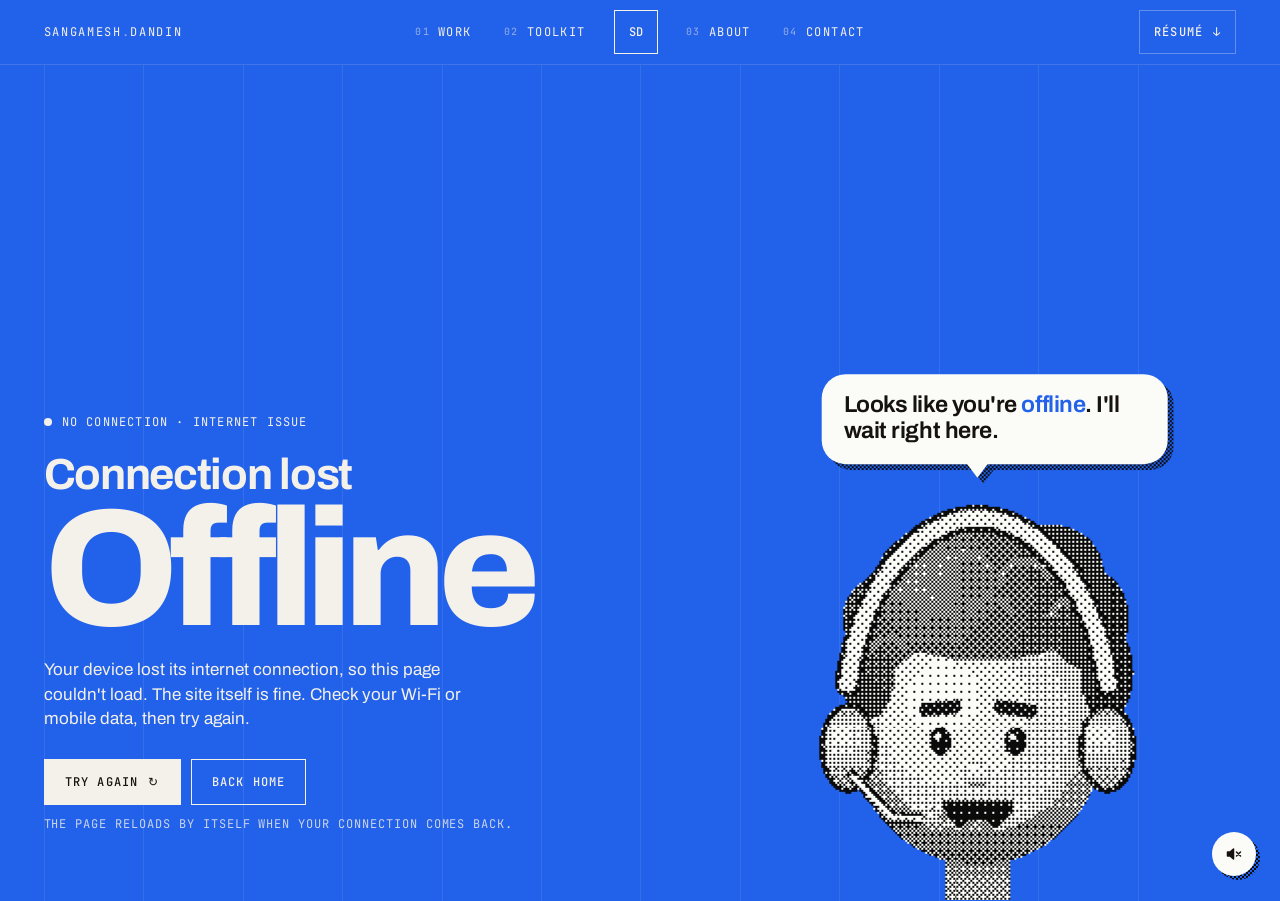
<file: offline.html>
<!DOCTYPE html>
<html lang="en">
<head>
<meta charset="UTF-8">
<script>if (location.protocol !== 'file:') { const b = document.createElement('base'); b.href = '/'; document.head.appendChild(b); }</script>
<meta name="viewport" content="width=device-width, initial-scale=1">
<title>You&#x27;re offline · Sangamesh Girish Dandin</title>
<meta name="description" content="Your device lost its internet connection. The portfolio of Sangamesh Girish Dandin will load again once you&#x27;re back online.">
<meta name="theme-color" content="#f4f1ea">
<link rel="icon" type="image/png" sizes="32x32" href="images/favicon-32.png">
<link rel="icon" type="image/png" sizes="64x64" href="images/favicon-64.png">
<link rel="apple-touch-icon" href="images/apple-touch-icon.png">
<script>document.documentElement.classList.add('js');</script>
<link rel="preconnect" href="https://fonts.googleapis.com">
<link rel="preconnect" href="https://fonts.gstatic.com" crossorigin>
<link href="https://fonts.googleapis.com/css2?family=Archivo:wdth,wght@62..125,100..900&family=Big+Shoulders+Display:wght@100..900&family=JetBrains+Mono:wght@400;500&display=swap" rel="stylesheet">
<link rel="stylesheet" href="styles.css?v=94">
</head>
<body id="top" class="page-error page-offline">
<!-- GENERATED by scripts/build.py. Edit the ERRORS table there, not this page. -->
<a class="skip-link" href="#main">Skip to content</a>
<header class="hdr" id="hdr">
  <div class="wrap hdr-inner">
    <a class="hdr-mark mono" href="index.html">Sangamesh<span>.</span>Dandin</a>
    <nav class="hdr-nav" aria-label="Primary">
      <a href="index.html#work"><span>01</span>Work</a>
      <a href="index.html#toolkit"><span>02</span>Toolkit</a>
      <a class="hdr-logo" href="index.html" aria-label="Home">SD</a>
      <a href="index.html#about"><span>03</span>About</a>
      <a href="index.html#contact"><span>04</span>Contact</a>
    </nav>
    <div class="hdr-tools">
      <a class="btn btn-ghost btn-sm" href="Sangamesh_Dandin_Resume.pdf" download>Résumé <span aria-hidden="true">↓</span></a>
      <button type="button" class="btn btn-ghost btn-sm menu-btn" id="menu-btn" aria-expanded="false" aria-controls="menu">Menu</button>
    </div>
  </div>
  <div class="menu" id="menu" hidden>
    <nav class="wrap" aria-label="Mobile">
      <a href="index.html#work"><span>01</span>Work</a>
      <a href="index.html#toolkit"><span>02</span>Toolkit</a>
      <a href="index.html#about"><span>03</span>About</a>
      <a href="index.html#contact"><span>04</span>Contact</a>
      <a class="btn btn-solid" href="Sangamesh_Dandin_Resume.pdf" download>Download résumé <span aria-hidden="true">↓</span></a>
    </nav>
  </div>
</header>

<main id="main">
  <section class="hero error-hero" data-tone="blue" data-outfit="headset" data-expr="open" aria-labelledby="error-title">
    <div class="wrap hero-main">
      <div class="hero-copy">
        <p class="hero-tag mono"><span class="pulse" aria-hidden="true"></span>No connection · Internet issue</p>
        <h1 class="error-title" id="error-title">Connection lost</h1>
        <p class="error-code" aria-hidden="true">Offline</p>
        <p class="error-lede">Your device lost its internet connection, so this page couldn&#x27;t load. The site itself is fine. Check your Wi-Fi or mobile data, then try again.</p>
        <div class="hero-actions"><button type="button" class="btn btn-paper" id="retry-btn">Try again <span aria-hidden="true">↻</span></button><a class="btn btn-line" href="index.html">Back home</a></div>
        <p class="error-note mono" id="retry-note" aria-live="polite">The page reloads by itself when your connection comes back.</p>
      </div>
    </div>
  </section>
</main>

<button type="button" class="sound" id="sound" aria-pressed="false" aria-label="Interface sounds" hidden>
  <svg viewBox="0 0 16 16" width="16" height="16" aria-hidden="true" fill="none" stroke="currentColor" stroke-width="1.5" stroke-linecap="round" stroke-linejoin="round"><path d="M1.5 6H4l3.5-3v10L4 10H1.5z" fill="currentColor"/><path class="sound-off" d="m10.5 6 4 4m0-4-4 4"/><path class="sound-on" d="M10.5 5.5a3.5 3.5 0 0 1 0 5M12.5 3.5a6.5 6.5 0 0 1 0 9"/></svg>
</button>
<div class="mascot-layer" aria-hidden="true">
  <canvas class="portrait mascot" data-portrait data-style="mascot"></canvas>
  <div class="mascot-handle" title="Grab me"></div>
  <p class="say mascot-say is-hidden" id="mascot-say"><span id="mascot-say-text">Looks like you're <b>offline</b>. I'll wait right here.</span><span class="say-tail"></span><span class="say-tail say-tail-shadow"></span></p>
</div>

<script src="script.js?v=94"></script>
</body>
</html>
</file>
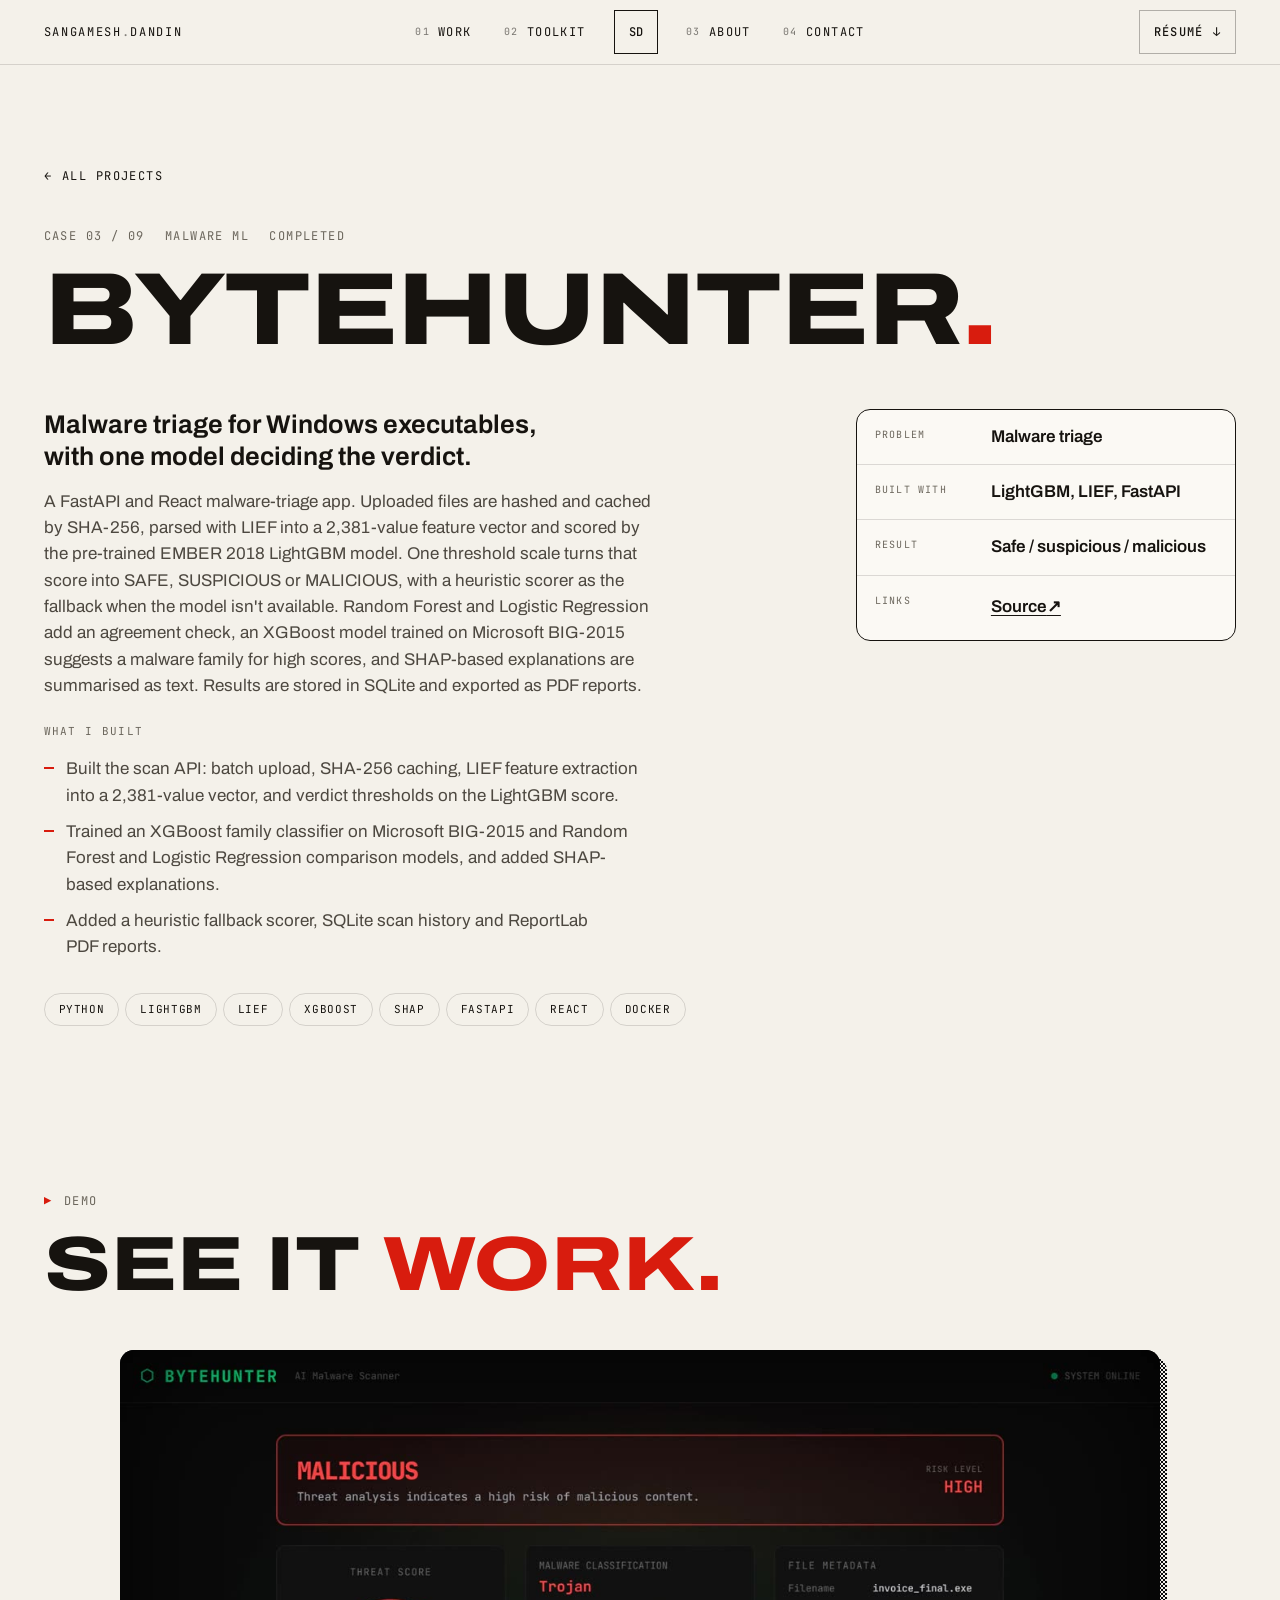
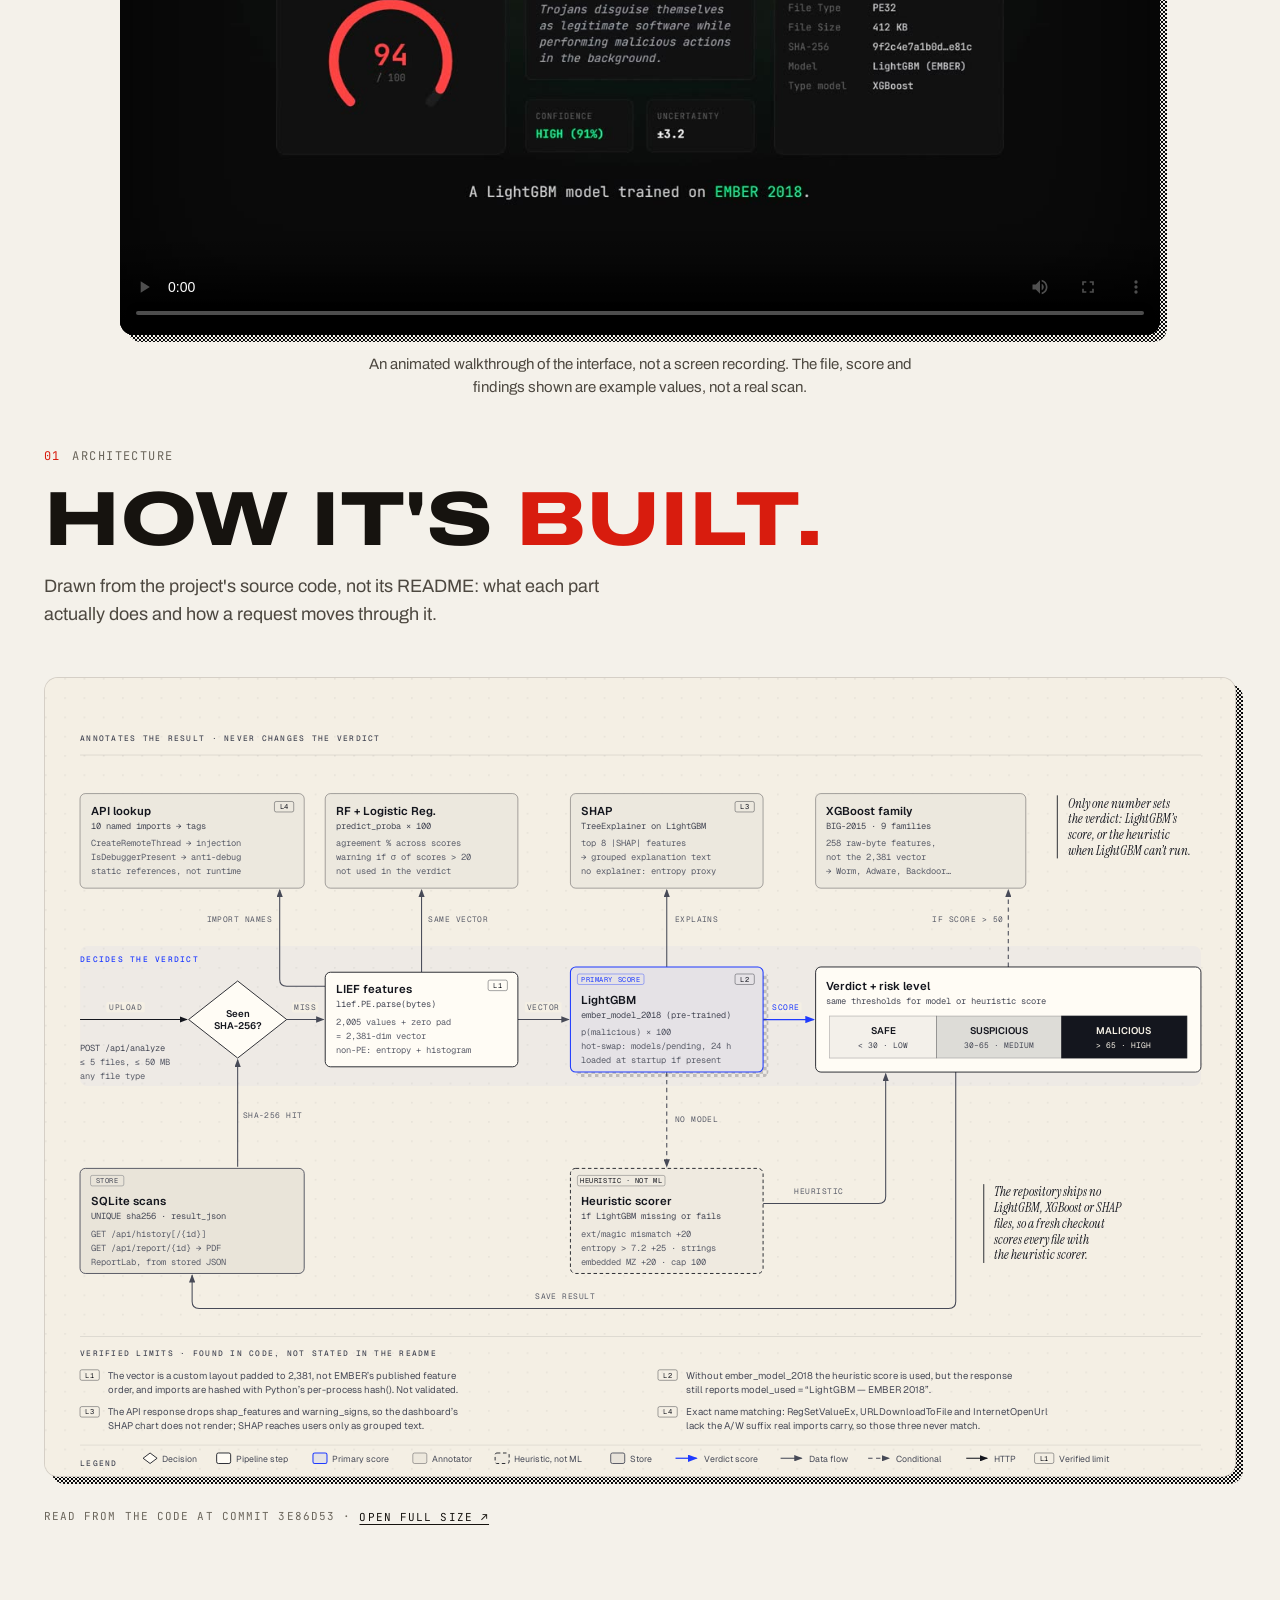
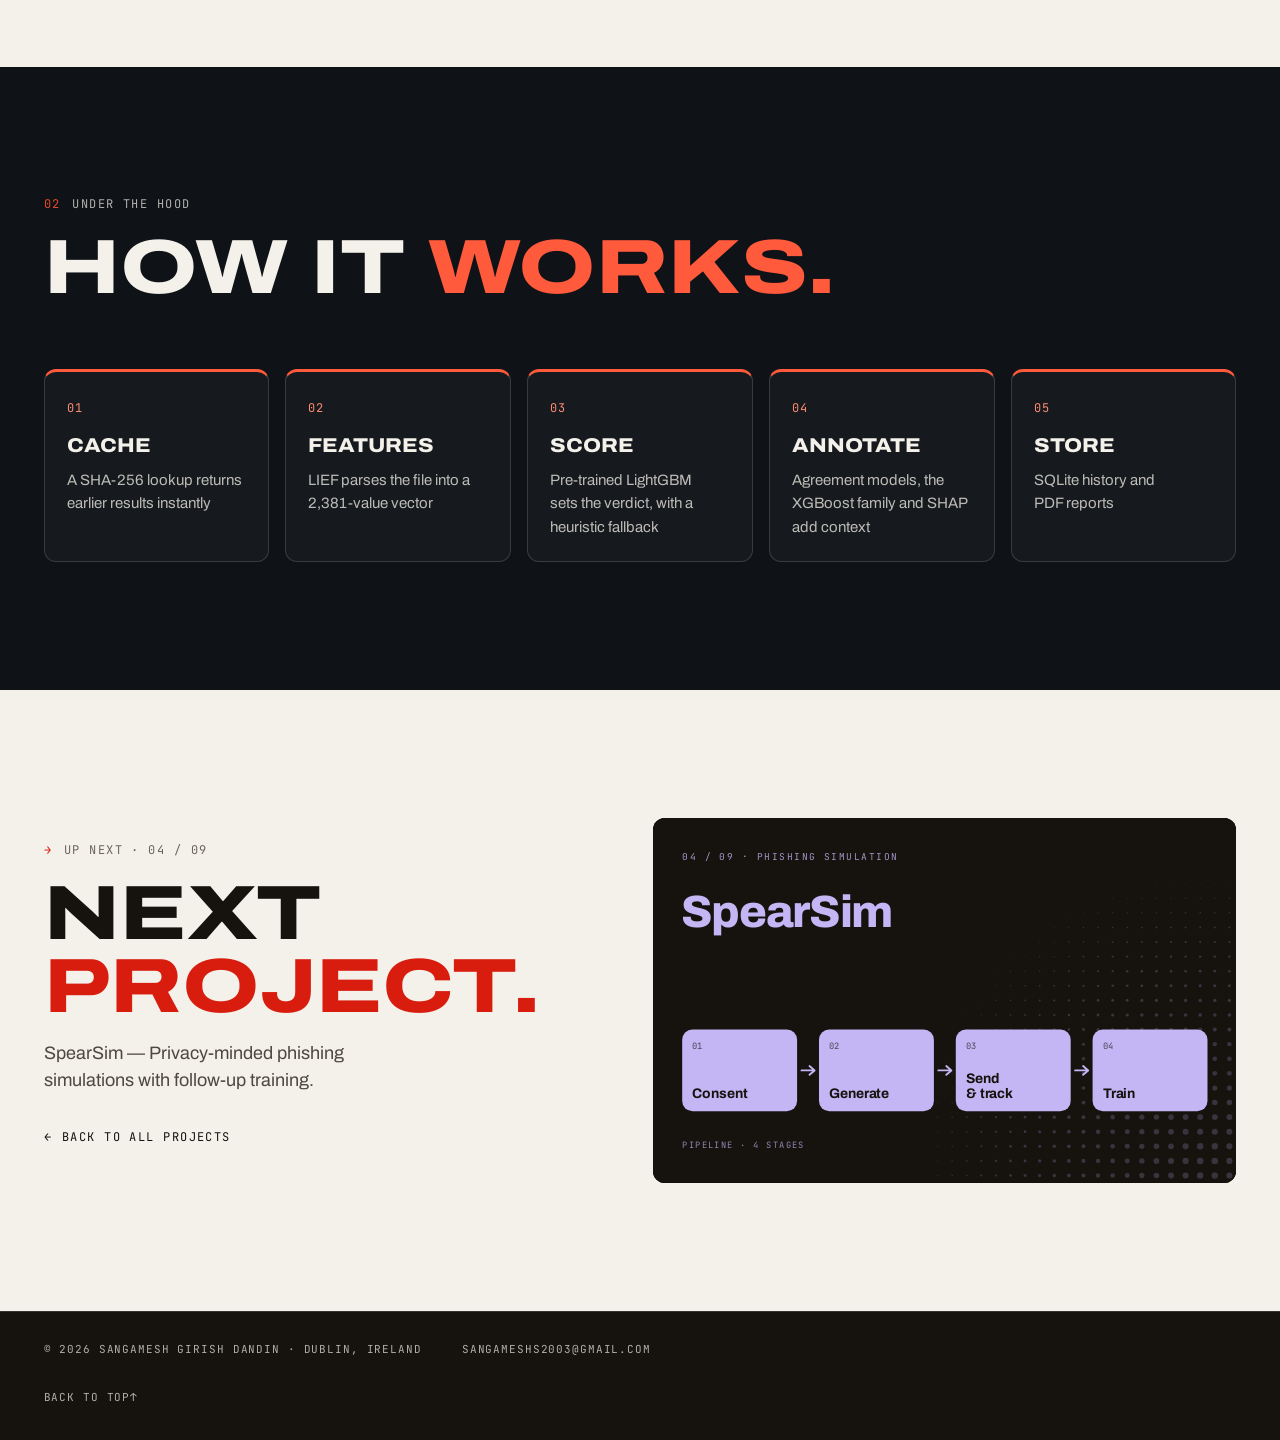
<file: work/bytehunter.html>
<!DOCTYPE html>
<html lang="en">
<head>
<meta charset="UTF-8">
<meta name="viewport" content="width=device-width, initial-scale=1">
<title>ByteHunter — Case study · Sangamesh Girish Dandin</title>
<meta name="description" content="Malware triage for Windows executables, with one model deciding the verdict.">
<meta name="theme-color" content="#f4f1ea">
<link rel="icon" type="image/png" sizes="32x32" href="../images/favicon-32.png">
<link rel="icon" type="image/png" sizes="64x64" href="../images/favicon-64.png">
<link rel="apple-touch-icon" href="../images/apple-touch-icon.png">
<meta property="og:type" content="website">
<meta property="og:site_name" content="Sangamesh Girish Dandin">
<meta property="og:title" content="ByteHunter — Case study · Sangamesh Girish Dandin">
<meta property="og:description" content="Malware triage for Windows executables, with one model deciding the verdict.">
<meta property="og:url" content="https://sangamesh-dev.github.io/work/bytehunter.html">
<meta property="og:image" content="https://sangamesh-dev.github.io/images/og-image.png">
<meta property="og:image:width" content="1200">
<meta property="og:image:height" content="630">
<meta name="twitter:card" content="summary_large_image">
<script>document.documentElement.classList.add('js');</script>
<link rel="preconnect" href="https://fonts.googleapis.com">
<link rel="preconnect" href="https://fonts.gstatic.com" crossorigin>
<link href="https://fonts.googleapis.com/css2?family=Archivo:wdth,wght@62..125,100..900&family=Big+Shoulders+Display:wght@100..900&family=JetBrains+Mono:wght@400;500&display=swap" rel="stylesheet">
<link rel="stylesheet" href="../styles.css?v=94">
</head>
<body id="top" class="page-case">
<!-- GENERATED by scripts/build.py from data/projects.json. Edit the data file, not this page. -->
<a class="skip-link" href="#main">Skip to content</a>
<header class="hdr" id="hdr">
  <div class="wrap hdr-inner">
    <a class="hdr-mark mono" href="../index.html">Sangamesh<span>.</span>Dandin</a>
    <nav class="hdr-nav" aria-label="Primary">
      <a href="../index.html#work"><span>01</span>Work</a>
      <a href="../index.html#toolkit"><span>02</span>Toolkit</a>
      <a class="hdr-logo" href="../index.html" aria-label="Home">SD</a>
      <a href="../index.html#about"><span>03</span>About</a>
      <a href="../index.html#contact"><span>04</span>Contact</a>
    </nav>
    <div class="hdr-tools">
      <a class="btn btn-ghost btn-sm" href="../Sangamesh_Dandin_Resume.pdf" download>Résumé <span aria-hidden="true">↓</span></a>
      <button type="button" class="btn btn-ghost btn-sm menu-btn" id="menu-btn" aria-expanded="false" aria-controls="menu">Menu</button>
    </div>
  </div>
  <div class="menu" id="menu" hidden>
    <nav class="wrap" aria-label="Mobile">
      <a href="../index.html#work"><span>01</span>Work</a>
      <a href="../index.html#toolkit"><span>02</span>Toolkit</a>
      <a href="../index.html#about"><span>03</span>About</a>
      <a href="../index.html#contact"><span>04</span>Contact</a>
      <a class="btn btn-solid" href="../Sangamesh_Dandin_Resume.pdf" download>Download résumé <span aria-hidden="true">↓</span></a>
    </nav>
  </div>
</header>

<main id="main">
  <section class="case-hero" data-tone="paper">
    <div class="wrap">
      <a class="back mono" href="../index.html#work"><span aria-hidden="true">←</span> All projects</a>
      <p class="case-kicker mono"><span>Case 03 / 09</span><span>Malware ML</span><span class="status" data-status="done">Completed</span></p>
      <h1 class="case-title" style="--longest:11">BYTEHUNTER<span class="accent">.</span></h1>
      <div class="case-hero-grid">
        <div class="case-intro">
          <p class="case-tagline">Malware triage for Windows executables, with one model deciding the verdict.</p>
          <p>A FastAPI and React malware-triage app. Uploaded files are hashed and cached by SHA-256, parsed with LIEF into a 2,381-value feature vector and scored by the pre-trained EMBER 2018 LightGBM model. One threshold scale turns that score into SAFE, SUSPICIOUS or MALICIOUS, with a heuristic scorer as the fallback when the model isn&#x27;t available. Random Forest and Logistic Regression add an agreement check, an XGBoost model trained on Microsoft BIG-2015 suggests a malware family for high scores, and SHAP-based explanations are summarised as text. Results are stored in SQLite and exported as PDF reports.</p>
          <h2 class="case-sub mono">What I built</h2><ul class="case-work"><li>Built the scan API: batch upload, SHA-256 caching, LIEF feature extraction into a 2,381-value vector, and verdict thresholds on the LightGBM score.</li><li>Trained an XGBoost family classifier on Microsoft BIG-2015 and Random Forest and Logistic Regression comparison models, and added SHAP-based explanations.</li><li>Added a heuristic fallback scorer, SQLite scan history and ReportLab PDF reports.</li></ul>
        </div>
        <dl class="case-meta">
          <div><dt>Problem</dt><dd>Malware triage</dd></div>
          <div><dt>Built with</dt><dd>LightGBM, LIEF, FastAPI</dd></div>
          <div><dt>Result</dt><dd>Safe / suspicious / malicious</dd></div>
          <div><dt>Links</dt><dd class="case-links"><a class="case-link" href="https://github.com/Sangamesh-dev/ByteHunter" target="_blank" rel="noopener noreferrer">Source <span aria-hidden="true">↗</span></a></dd></div>
        </dl>
      </div>
      <ul class="tags tags-lg mono" aria-label="Technologies"><li>Python</li><li>LightGBM</li><li>LIEF</li><li>XGBoost</li><li>SHAP</li><li>FastAPI</li><li>React</li><li>Docker</li></ul>
    </div>
  </section>


  <section class="case-demo" data-tone="paper" aria-labelledby="demo-title">
    <div class="wrap">
      <p class="eyebrow mono"><span>▶</span>Demo</p>
      <h2 class="case-h2" id="demo-title">See it <span class="accent">work.</span></h2>
      <figure class="cover-frame demo-lg">
        <video controls playsinline preload="metadata" poster="../images/video/bytehunter.jpg?v=94" aria-label="ByteHunter demo, an animated walkthrough with example values"><source src="../images/video/bytehunter.mp4?v=94" type="video/mp4"></video>
      </figure>
      <p class="demo-note">An animated walkthrough of the interface, not a screen recording. The file, score and findings shown are example values, not a real scan.</p>
    </div>
  </section>

  <section class="case-front" data-tone="paper" aria-labelledby="front-title">
    <div class="wrap">
      <p class="eyebrow mono"><span>01</span>Architecture</p>
      <h2 class="case-h2" id="front-title">How it's <span class="accent">built.</span></h2>
      <p class="diagram-lede">Drawn from the project's source code, not its README: what each part actually does and how a request moves through it.</p>
      <figure class="cover-frame diagram">
        <div class="diagram-scroll" tabindex="0" role="region" aria-label="ByteHunter architecture diagram (scrolls sideways on small screens)"><svg viewBox="0 0 1360 912" xmlns="http://www.w3.org/2000/svg" role="img" aria-labelledby="bytehunter-verdict-anatomy-title bytehunter-verdict-anatomy-desc" id="bytehunter-verdict-anatomy-root">
        <title id="bytehunter-verdict-anatomy-title">ByteHunter verdict anatomy</title>
        <desc id="bytehunter-verdict-anatomy-desc">An uploaded file is checked against a SHA-256 cache, parsed with LIEF into a 2,381-value vector and scored by LightGBM, or by a heuristic scorer when no LightGBM model loads; that single score maps to SAFE, SUSPICIOUS or MALICIOUS, while SHAP, Random Forest and Logistic Regression comparison, an XGBoost family classifier and an import-name lookup only annotate the result, which is stored in SQLite for history and PDF reports.</desc>
        <defs>
      <style>@import url('https://fonts.googleapis.com/css2?family=Instrument+Serif:ital@0;1&amp;family=Geist:wght@400;500;600&amp;family=Geist+Mono:wght@400;500;600&amp;family=Noto+Serif:ital@0;1&amp;family=Noto+Sans+KR:wght@400;500;600&amp;family=Noto+Serif+KR:wght@400&amp;family=Noto+Sans+TC:wght@400;500;600&amp;family=Noto+Serif+TC:wght@400&amp;display=swap');
      #bytehunter-verdict-anatomy-root { --color-paper:       #f4efe4;
      --color-node:        #fffcf5;
      --color-ink:         #14161e;
      --color-muted:       #474a57;
      --color-soft:        #5b5e6a;
      --color-rule:        rgba(20,22,30,0.12);
      --color-accent:      #1f3bff;
      --font-sans:   'Geist', system-ui, sans-serif;
      --font-serif:  'Instrument Serif', 'Times New Roman', serif;
      --font-mono:   'Geist Mono', ui-monospace, Menlo, monospace; }
      #bytehunter-verdict-anatomy-root { font-family: var(--font-sans); color: var(--color-ink); }
      #bytehunter-verdict-anatomy-root .container { max-width: 1360px; margin: 0 auto; }
      #bytehunter-verdict-anatomy-root .header-eyebrow { font-family: var(--font-mono);
      font-size: 0.66rem;
      font-weight: 500;
      letter-spacing: 0.18em;
      text-transform: uppercase;
      color: var(--color-muted);
      margin-bottom: 0.75rem; }
      #bytehunter-verdict-anatomy-root .header-eyebrow b { color: var(--color-accent); font-weight: 500; }
      #bytehunter-verdict-anatomy-root .subtitle { font-size: 1rem;
      line-height: 1.55;
      color: var(--color-muted);
      max-width: 72ch; }
      #bytehunter-verdict-anatomy-root .subtitle code { font-family: var(--font-mono); font-size: 0.85em; color: var(--color-ink); }
      #bytehunter-verdict-anatomy-root .diagram-container { width: 100%;
      overflow-x: auto;
      border-top: 1px solid var(--color-ink);
      border-bottom: 1px solid var(--color-rule); }
      @media print {
#bytehunter-verdict-anatomy-root .diagram-container { overflow-x: visible; }
}
      #bytehunter-verdict-anatomy-root .nm { font-family: var(--font-sans); font-weight: 600; font-size: 13px; fill: var(--color-ink); }
      #bytehunter-verdict-anatomy-root .nd { font-family: var(--font-sans); font-weight: 600; font-size: 11px; fill: var(--color-ink); }
      #bytehunter-verdict-anatomy-root .sb { font-family: var(--font-mono); font-size: 10px; fill: var(--color-muted); }
      #bytehunter-verdict-anatomy-root .ln { font-family: var(--font-mono); font-size: 10px; fill: var(--color-soft); }
      #bytehunter-verdict-anatomy-root .eb { font-family: var(--font-mono); font-size: 9px; font-weight: 500; letter-spacing: 0.16em; fill: var(--color-muted); }
      #bytehunter-verdict-anatomy-root .al { font-family: var(--font-mono); font-size: 9px; letter-spacing: 0.06em; fill: var(--color-soft); }
      #bytehunter-verdict-anatomy-root .tg { font-family: var(--font-mono); font-size: 8px; letter-spacing: 0.08em; }
      #bytehunter-verdict-anatomy-root .lg { font-family: var(--font-sans); font-size: 10px; fill: var(--color-muted); }
      #bytehunter-verdict-anatomy-root .ld { font-family: var(--font-sans); font-size: 11px; fill: var(--color-muted); }
      #bytehunter-verdict-anatomy-root .vs { font-family: var(--font-sans); font-weight: 600; font-size: 11px; }
      #bytehunter-verdict-anatomy-root .vr { font-family: var(--font-mono); font-size: 9px; }
      #bytehunter-verdict-anatomy-root .co { font-family: var(--font-serif); font-style: italic; font-size: 15px; fill: var(--color-ink); }</style>
          <pattern id="bytehunter-verdict-anatomy-dots" width="22" height="22" patternUnits="userSpaceOnUse">
            <circle cx="1" cy="1" r="0.9" fill="#14161e" fill-opacity="0.14"/>
          </pattern>
          <pattern id="bytehunter-verdict-anatomy-checker" width="8" height="8" patternUnits="userSpaceOnUse">
            <rect x="0" y="0" width="4" height="4" fill="#14161e"/>
            <rect x="4" y="4" width="4" height="4" fill="#14161e"/>
          </pattern>
          <marker id="bytehunter-verdict-anatomy-arrow" markerWidth="8" markerHeight="6" refX="7" refY="3" orient="auto">
            <polygon points="0 0, 8 3, 0 6" fill="#474a57"/>
          </marker>
          <marker id="bytehunter-verdict-anatomy-arrow-accent" markerWidth="8" markerHeight="6" refX="7" refY="3" orient="auto">
            <polygon points="0 0, 8 3, 0 6" fill="#1f3bff"/>
          </marker>
          <marker id="bytehunter-verdict-anatomy-arrow-link" markerWidth="8" markerHeight="6" refX="7" refY="3" orient="auto">
            <polygon points="0 0, 8 3, 0 6" fill="#14161e"/>
          </marker>
        </defs>

        <!-- Background: cream paper + quiet dot matrix -->
        <rect width="100%" height="100%" fill="#f4efe4"/>
        <rect width="100%" height="100%" fill="url(#bytehunter-verdict-anatomy-dots)" opacity="0.6"/>

        <!-- ── Band labels ────────────────────────────────────────── -->
        <text x="40" y="72" class="eb">ANNOTATES THE RESULT · NEVER CHANGES THE VERDICT</text>
        <line x1="40" y1="88" x2="1320" y2="88" stroke="#14161e" stroke-width="0.8" stroke-opacity="0.14"/>
        <rect x="40" y="306" width="1280" height="160" rx="8" fill="#1f3bff" stroke="none" fill-opacity="0.025"/>
        <text x="40" y="324" class="eb" style="fill:#1f3bff">DECIDES THE VERDICT</text>

        <!-- =================================================================
             ARROWS (behind nodes)
             ================================================================= -->

        <!-- 1 upload → cache gate -->
        <line x1="40" y1="390" x2="162" y2="390" stroke="#14161e" stroke-width="1.2" marker-end="url(#bytehunter-verdict-anatomy-arrow-link)"/>
        <rect x="70" y="370" width="44" height="12" rx="2" fill="#f4efe4"/>
        <text x="92" y="379" class="al" text-anchor="middle">UPLOAD</text>

        <!-- 2 cache miss → LIEF -->
        <line x1="276" y1="390" x2="318" y2="390" stroke="#474a57" stroke-width="1.2" marker-end="url(#bytehunter-verdict-anatomy-arrow)"/>
        <rect x="282" y="370" width="30" height="12" rx="2" fill="#f4efe4"/>
        <text x="297" y="379" class="al" text-anchor="middle">MISS</text>

        <!-- 3 LIEF imports → API lookup -->
        <path d="M 320 352 L 276 352 Q 268 352 268 344 L 268 242" fill="none" stroke="#474a57" stroke-width="1.2" marker-end="url(#bytehunter-verdict-anatomy-arrow)"/>
        <rect x="184" y="270" width="76" height="12" rx="2" fill="#f4efe4"/>
        <text x="222" y="279" class="al" text-anchor="middle">IMPORT NAMES</text>

        <!-- 4 vector → RF + LR -->
        <line x1="430" y1="336" x2="430" y2="242" stroke="#474a57" stroke-width="1.2" marker-end="url(#bytehunter-verdict-anatomy-arrow)"/>
        <rect x="438" y="270" width="68" height="12" rx="2" fill="#f4efe4"/>
        <text x="472" y="279" class="al" text-anchor="middle">SAME VECTOR</text>

        <!-- 5 LIEF → LightGBM -->
        <line x1="540" y1="390" x2="598" y2="390" stroke="#474a57" stroke-width="1.2" marker-end="url(#bytehunter-verdict-anatomy-arrow)"/>
        <rect x="548" y="370" width="42" height="12" rx="2" fill="#f4efe4"/>
        <text x="569" y="379" class="al" text-anchor="middle">VECTOR</text>

        <!-- 6 LightGBM → SHAP -->
        <line x1="710" y1="330" x2="710" y2="242" stroke="#474a57" stroke-width="1.2" marker-end="url(#bytehunter-verdict-anatomy-arrow)"/>
        <rect x="718" y="270" width="52" height="12" rx="2" fill="#f4efe4"/>
        <text x="744" y="279" class="al" text-anchor="middle">EXPLAINS</text>

        <!-- 7 LightGBM → verdict (headline) -->
        <line x1="820" y1="390" x2="878" y2="390" stroke="#1f3bff" stroke-width="1.4" marker-end="url(#bytehunter-verdict-anatomy-arrow-accent)"/>
        <rect x="828" y="370" width="36" height="12" rx="2" fill="#f4efe4"/>
        <text x="846" y="379" class="al" text-anchor="middle" style="fill:#1f3bff">SCORE</text>

        <!-- 8 verdict → XGBoost (gated) -->
        <line x1="1100" y1="330" x2="1100" y2="242" stroke="#474a57" stroke-width="1.2" stroke-dasharray="5,4" marker-end="url(#bytehunter-verdict-anatomy-arrow)"/>
        <rect x="1016" y="270" width="76" height="12" rx="2" fill="#f4efe4"/>
        <text x="1054" y="279" class="al" text-anchor="middle">IF SCORE &gt; 50</text>

        <!-- 9 LightGBM → heuristic fallback (conditional) -->
        <line x1="710" y1="450" x2="710" y2="558" stroke="#474a57" stroke-width="1.2" stroke-dasharray="5,4" marker-end="url(#bytehunter-verdict-anatomy-arrow)"/>
        <rect x="718" y="498" width="52" height="12" rx="2" fill="#f4efe4"/>
        <text x="744" y="507" class="al" text-anchor="middle">NO MODEL</text>

        <!-- 10 heuristic → verdict -->
        <path d="M 820 600 L 952 600 Q 960 600 960 592 L 960 452" fill="none" stroke="#474a57" stroke-width="1.2" marker-end="url(#bytehunter-verdict-anatomy-arrow)"/>
        <rect x="854" y="580" width="60" height="12" rx="2" fill="#f4efe4"/>
        <text x="884" y="589" class="al" text-anchor="middle">HEURISTIC</text>

        <!-- 11 verdict → SQLite (save) -->
        <path d="M 1040 450 L 1040 712 Q 1040 720 1032 720 L 176 720 Q 168 720 168 712 L 168 682" fill="none" stroke="#474a57" stroke-width="1.2" marker-end="url(#bytehunter-verdict-anatomy-arrow)"/>
        <rect x="560" y="700" width="68" height="12" rx="2" fill="#f4efe4"/>
        <text x="594" y="709" class="al" text-anchor="middle">SAVE RESULT</text>

        <!-- 12 SQLite → cache gate (hit) -->
        <line x1="220" y1="558" x2="220" y2="436" stroke="#474a57" stroke-width="1.2" marker-end="url(#bytehunter-verdict-anatomy-arrow)"/>
        <rect x="228" y="494" width="64" height="12" rx="2" fill="#f4efe4"/>
        <text x="260" y="503" class="al" text-anchor="middle">SHA-256 HIT</text>

        <!-- Upload constraints (caption under the entry arrow) -->
        <text x="40" y="426" class="sb">POST /api/analyze</text>
        <text x="40" y="442" class="ln">≤ 5 files, ≤ 50 MB</text>
        <text x="40" y="458" class="ln">any file type</text>

        <!-- =================================================================
             NODES
             ================================================================= -->

        <!-- Cache gate (decision) -->
        <polygon points="220,346 276,390 220,434 164,390" fill="#f4efe4"/>
        <polygon points="220,346 276,390 220,434 164,390" fill="#fffcf5" stroke="#14161e" stroke-width="1"/>
        <text x="220" y="387" class="nd" text-anchor="middle">Seen</text>
        <text x="220" y="401" class="nd" text-anchor="middle">SHA-256?</text>

        <!-- LIEF features -->
        <rect x="320" y="336" width="220" height="108" rx="6" fill="#f4efe4"/>
        <rect x="320" y="336" width="220" height="108" rx="6" fill="#fffcf5" stroke="#14161e" stroke-width="1"/>
        <text x="332" y="360" class="nm">LIEF features</text>
        <rect x="506" y="345" width="22" height="12" rx="2" fill="none" stroke="#14161e" stroke-width="0.8" stroke-opacity="0.55"/>
        <text x="517" y="354" class="tg" text-anchor="middle" fill="#14161e">L1</text>
        <text x="332" y="376" class="sb">lief.PE.parse(bytes)</text>
        <text x="332" y="396" class="ln">2,005 values + zero pad</text>
        <text x="332" y="412" class="ln">= 2,381-dim vector</text>
        <text x="332" y="428" class="ln">non-PE: entropy + histogram</text>

        <!-- LightGBM (FOCAL) -->
        <rect x="606" y="336" width="220" height="120" rx="6" fill="url(#bytehunter-verdict-anatomy-checker)" opacity="0.22"/>
        <rect x="600" y="330" width="220" height="120" rx="6" fill="#f4efe4"/>
        <rect x="600" y="330" width="220" height="120" rx="6" fill="#1f3bff" stroke="#1f3bff" stroke-width="1.2" fill-opacity="0.07"/>
        <rect x="608" y="338" width="76" height="12" rx="2" fill="none" stroke="#1f3bff" stroke-width="0.8" stroke-opacity="0.55"/>
        <text x="646" y="347" class="tg" text-anchor="middle" fill="#1f3bff">PRIMARY SCORE</text>
        <rect x="788" y="338" width="22" height="12" rx="2" fill="none" stroke="#14161e" stroke-width="0.8" stroke-opacity="0.55"/>
        <text x="799" y="347" class="tg" text-anchor="middle" fill="#14161e">L2</text>
        <text x="612" y="372" class="nm">LightGBM</text>
        <text x="612" y="388" class="sb">ember_model_2018 (pre-trained)</text>
        <text x="612" y="408" class="ln">p(malicious) × 100</text>
        <text x="612" y="424" class="ln">hot-swap: models/pending, 24 h</text>
        <text x="612" y="440" class="ln">loaded at startup if present</text>

        <!-- Verdict thresholds -->
        <rect x="880" y="330" width="440" height="120" rx="6" fill="#f4efe4"/>
        <rect x="880" y="330" width="440" height="120" rx="6" fill="#fffcf5" stroke="#14161e" stroke-width="1"/>
        <text x="892" y="356" class="nm">Verdict + risk level</text>
        <text x="892" y="372" class="sb">same thresholds for model or heuristic score</text>
        <rect x="896" y="386" width="122" height="48" fill="#14161e" stroke="#14161e" stroke-width="0.8" fill-opacity="0.05" stroke-opacity="0.30"/>
        <rect x="1018" y="386" width="143" height="48" fill="#14161e" stroke="#14161e" stroke-width="0.8" fill-opacity="0.14" stroke-opacity="0.30"/>
        <rect x="1161" y="386" width="143" height="48" fill="#14161e" stroke="#14161e" stroke-width="0.8"/>
        <text x="957" y="406" class="vs" text-anchor="middle" fill="#14161e">SAFE</text>
        <text x="957" y="422" class="vr" text-anchor="middle" fill="#474a57">&lt; 30 · LOW</text>
        <text x="1089" y="406" class="vs" text-anchor="middle" fill="#14161e">SUSPICIOUS</text>
        <text x="1089" y="422" class="vr" text-anchor="middle" fill="#474a57">30–65 · MEDIUM</text>
        <text x="1232" y="406" class="vs" text-anchor="middle" fill="#f4efe4">MALICIOUS</text>
        <text x="1232" y="422" class="vr" text-anchor="middle" fill="#f4efe4">&gt; 65 · HIGH</text>

        <!-- API lookup (annotator) -->
        <rect x="40" y="132" width="256" height="108" rx="6" fill="#f4efe4"/>
        <rect x="40" y="132" width="256" height="108" rx="6" fill="#14161e" stroke="#14161e" stroke-width="1" fill-opacity="0.03" stroke-opacity="0.40"/>
        <text x="52" y="156" class="nm">API lookup</text>
        <rect x="262" y="141" width="22" height="12" rx="2" fill="none" stroke="#14161e" stroke-width="0.8" stroke-opacity="0.55"/>
        <text x="273" y="150" class="tg" text-anchor="middle" fill="#14161e">L4</text>
        <text x="52" y="172" class="sb">10 named imports → tags</text>
        <text x="52" y="192" class="ln">CreateRemoteThread → injection</text>
        <text x="52" y="208" class="ln">IsDebuggerPresent → anti-debug</text>
        <text x="52" y="224" class="ln">static references, not runtime</text>

        <!-- RF + LR comparison (annotator) -->
        <rect x="320" y="132" width="220" height="108" rx="6" fill="#f4efe4"/>
        <rect x="320" y="132" width="220" height="108" rx="6" fill="#14161e" stroke="#14161e" stroke-width="1" fill-opacity="0.03" stroke-opacity="0.40"/>
        <text x="332" y="156" class="nm">RF + Logistic Reg.</text>
        <text x="332" y="172" class="sb">predict_proba × 100</text>
        <text x="332" y="192" class="ln">agreement % across scores</text>
        <text x="332" y="208" class="ln">warning if σ of scores &gt; 20</text>
        <text x="332" y="224" class="ln">not used in the verdict</text>

        <!-- SHAP (annotator) -->
        <rect x="600" y="132" width="220" height="108" rx="6" fill="#f4efe4"/>
        <rect x="600" y="132" width="220" height="108" rx="6" fill="#14161e" stroke="#14161e" stroke-width="1" fill-opacity="0.03" stroke-opacity="0.40"/>
        <text x="612" y="156" class="nm">SHAP</text>
        <rect x="788" y="141" width="22" height="12" rx="2" fill="none" stroke="#14161e" stroke-width="0.8" stroke-opacity="0.55"/>
        <text x="799" y="150" class="tg" text-anchor="middle" fill="#14161e">L3</text>
        <text x="612" y="172" class="sb">TreeExplainer on LightGBM</text>
        <text x="612" y="192" class="ln">top 8 |SHAP| features</text>
        <text x="612" y="208" class="ln">→ grouped explanation text</text>
        <text x="612" y="224" class="ln">no explainer: entropy proxy</text>

        <!-- XGBoost (annotator) -->
        <rect x="880" y="132" width="240" height="108" rx="6" fill="#f4efe4"/>
        <rect x="880" y="132" width="240" height="108" rx="6" fill="#14161e" stroke="#14161e" stroke-width="1" fill-opacity="0.03" stroke-opacity="0.40"/>
        <text x="892" y="156" class="nm">XGBoost family</text>
        <text x="892" y="172" class="sb">BIG-2015 · 9 families</text>
        <text x="892" y="192" class="ln">258 raw-byte features,</text>
        <text x="892" y="208" class="ln">not the 2,381 vector</text>
        <text x="892" y="224" class="ln">→ Worm, Adware, Backdoor…</text>

        <!-- Heuristic fallback (distinct: dashed) -->
        <rect x="600" y="560" width="220" height="120" rx="6" fill="#f4efe4"/>
        <rect x="600" y="560" width="220" height="120" rx="6" fill="#14161e" stroke="#14161e" stroke-width="1" stroke-dasharray="4,3" fill-opacity="0.02"/>
        <rect x="608" y="568" width="100" height="12" rx="2" fill="none" stroke="#14161e" stroke-width="0.8" stroke-opacity="0.40"/>
        <text x="658" y="577" class="tg" text-anchor="middle" fill="#14161e">HEURISTIC · NOT ML</text>
        <text x="612" y="602" class="nm">Heuristic scorer</text>
        <text x="612" y="618" class="sb">if LightGBM missing or fails</text>
        <text x="612" y="638" class="ln">ext/magic mismatch +20</text>
        <text x="612" y="654" class="ln">entropy &gt; 7.2 +25 · strings</text>
        <text x="612" y="670" class="ln">embedded MZ +20 · cap 100</text>

        <!-- SQLite store -->
        <rect x="40" y="560" width="256" height="120" rx="6" fill="#f4efe4"/>
        <rect x="40" y="560" width="256" height="120" rx="6" fill="#14161e" stroke="#474a57" stroke-width="1" fill-opacity="0.05"/>
        <rect x="52" y="568" width="38" height="12" rx="2" fill="none" stroke="#474a57" stroke-width="0.8" stroke-opacity="0.50"/>
        <text x="71" y="577" class="tg" text-anchor="middle" fill="#474a57">STORE</text>
        <text x="52" y="602" class="nm">SQLite scans</text>
        <text x="52" y="618" class="sb">UNIQUE sha256 · result_json</text>
        <text x="52" y="638" class="ln">GET /api/history[/{id}]</text>
        <text x="52" y="654" class="ln">GET /api/report/{id} → PDF</text>
        <text x="52" y="670" class="ln">ReportLab, from stored JSON</text>

        <!-- Editorial callouts -->
        <line x1="1156" y1="134" x2="1156" y2="206" stroke="#14161e" stroke-width="1"/>
        <text x="1168" y="148" class="co">Only one number sets</text>
        <text x="1168" y="166" class="co">the verdict: LightGBM’s</text>
        <text x="1168" y="184" class="co">score, or the heuristic</text>
        <text x="1168" y="202" class="co">when LightGBM can’t run.</text>

        <line x1="1072" y1="578" x2="1072" y2="668" stroke="#14161e" stroke-width="1"/>
        <text x="1084" y="592" class="co">The repository ships no</text>
        <text x="1084" y="610" class="co">LightGBM, XGBoost or SHAP</text>
        <text x="1084" y="628" class="co">files, so a fresh checkout</text>
        <text x="1084" y="646" class="co">scores every file with</text>
        <text x="1084" y="664" class="co">the heuristic scorer.</text>

        <!-- =================================================================
             VERIFIED LIMITS LEDGER
             ================================================================= -->
        <line x1="40" y1="752" x2="1320" y2="752" stroke="#14161e" stroke-width="0.8" stroke-opacity="0.14"/>
        <text x="40" y="774" class="eb">VERIFIED LIMITS · FOUND IN CODE, NOT STATED IN THE README</text>

        <rect x="40" y="790" width="22" height="12" rx="2" fill="none" stroke="#14161e" stroke-width="0.8" stroke-opacity="0.55"/>
        <text x="51" y="799" class="tg" text-anchor="middle" fill="#14161e">L1</text>
        <text x="72" y="800" class="ld">The vector is a custom layout padded to 2,381, not EMBER’s published feature</text>
        <text x="72" y="816" class="ld">order, and imports are hashed with Python’s per-process hash(). Not validated.</text>

        <rect x="700" y="790" width="22" height="12" rx="2" fill="none" stroke="#14161e" stroke-width="0.8" stroke-opacity="0.55"/>
        <text x="711" y="799" class="tg" text-anchor="middle" fill="#14161e">L2</text>
        <text x="732" y="800" class="ld">Without ember_model_2018 the heuristic score is used, but the response</text>
        <text x="732" y="816" class="ld">still reports model_used = “LightGBM — EMBER 2018”.</text>

        <rect x="40" y="832" width="22" height="12" rx="2" fill="none" stroke="#14161e" stroke-width="0.8" stroke-opacity="0.55"/>
        <text x="51" y="841" class="tg" text-anchor="middle" fill="#14161e">L3</text>
        <text x="72" y="842" class="ld">The API response drops shap_features and warning_signs, so the dashboard’s</text>
        <text x="72" y="858" class="ld">SHAP chart does not render; SHAP reaches users only as grouped text.</text>

        <rect x="700" y="832" width="22" height="12" rx="2" fill="none" stroke="#14161e" stroke-width="0.8" stroke-opacity="0.55"/>
        <text x="711" y="841" class="tg" text-anchor="middle" fill="#14161e">L4</text>
        <text x="732" y="842" class="ld">Exact name matching: RegSetValueEx, URLDownloadToFile and InternetOpenUrl</text>
        <text x="732" y="858" class="ld">lack the A/W suffix real imports carry, so those three never match.</text>

        <!-- =================================================================
             LEGEND
             ================================================================= -->
        <line x1="40" y1="876" x2="1320" y2="876" stroke="#14161e" stroke-width="0.8" stroke-opacity="0.12"/>
        <text x="40" y="900" class="eb">LEGEND</text>

        <polygon points="120,885 128,891 120,897 112,891" fill="#fffcf5" stroke="#14161e" stroke-width="1"/>
        <text x="134" y="895" class="lg">Decision</text>

        <rect x="196" y="885" width="16" height="12" rx="2" fill="#fffcf5" stroke="#14161e" stroke-width="1"/>
        <text x="218" y="895" class="lg">Pipeline step</text>

        <rect x="306" y="885" width="16" height="12" rx="2" fill="#1f3bff" stroke="#1f3bff" stroke-width="1.2" fill-opacity="0.07"/>
        <text x="328" y="895" class="lg">Primary score</text>

        <rect x="420" y="885" width="16" height="12" rx="2" fill="#14161e" stroke="#14161e" stroke-width="1" fill-opacity="0.03" stroke-opacity="0.40"/>
        <text x="442" y="895" class="lg">Annotator</text>

        <rect x="514" y="885" width="16" height="12" rx="2" fill="#14161e" stroke="#14161e" stroke-width="1" stroke-dasharray="4,3" fill-opacity="0.02"/>
        <text x="536" y="895" class="lg">Heuristic, not ML</text>

        <rect x="646" y="885" width="16" height="12" rx="2" fill="#14161e" stroke="#474a57" stroke-width="1" fill-opacity="0.05"/>
        <text x="668" y="895" class="lg">Store</text>

        <line x1="720" y1="891" x2="744" y2="891" stroke="#1f3bff" stroke-width="1.4" marker-end="url(#bytehunter-verdict-anatomy-arrow-accent)"/>
        <text x="752" y="895" class="lg">Verdict score</text>

        <line x1="840" y1="891" x2="864" y2="891" stroke="#474a57" stroke-width="1.2" marker-end="url(#bytehunter-verdict-anatomy-arrow)"/>
        <text x="872" y="895" class="lg">Data flow</text>

        <line x1="940" y1="891" x2="964" y2="891" stroke="#474a57" stroke-width="1.2" stroke-dasharray="5,4" marker-end="url(#bytehunter-verdict-anatomy-arrow)"/>
        <text x="972" y="895" class="lg">Conditional</text>

        <line x1="1052" y1="891" x2="1076" y2="891" stroke="#14161e" stroke-width="1.2" marker-end="url(#bytehunter-verdict-anatomy-arrow-link)"/>
        <text x="1084" y="895" class="lg">HTTP</text>

        <rect x="1130" y="885" width="22" height="12" rx="2" fill="none" stroke="#14161e" stroke-width="0.8" stroke-opacity="0.55"/>
        <text x="1141" y="894" class="tg" text-anchor="middle" fill="#14161e">L1</text>
        <text x="1158" y="895" class="lg">Verified limit</text>
      </svg>
</div>
      </figure>
      <p class="diagram-meta mono">Read from the code at commit 3e86d53 · <a href="../images/architecture/bytehunter.svg" target="_blank" rel="noopener">Open full size ↗</a></p>
    </div>
  </section>

  <section class="case-back" data-tone="ink" aria-labelledby="back-title">
    <div class="wrap">
      <p class="eyebrow mono"><span>02</span>Under the hood</p>
      <h2 class="case-h2" id="back-title">How it <span class="accent">works.</span></h2>
      <ol class="pipeline"><li class="step"><span class="step-n mono">01</span><h3 class="step-t">Cache</h3><p>A SHA-256 lookup returns earlier results instantly</p></li><li class="step"><span class="step-n mono">02</span><h3 class="step-t">Features</h3><p>LIEF parses the file into a 2,381-value vector</p></li><li class="step"><span class="step-n mono">03</span><h3 class="step-t">Score</h3><p>Pre-trained LightGBM sets the verdict, with a heuristic fallback</p></li><li class="step"><span class="step-n mono">04</span><h3 class="step-t">Annotate</h3><p>Agreement models, the XGBoost family and SHAP add context</p></li><li class="step"><span class="step-n mono">05</span><h3 class="step-t">Store</h3><p>SQLite history and PDF reports</p></li></ol>
      
    </div>
  </section>

  <section class="case-next" data-tone="paper" aria-labelledby="next-title">
    <div class="wrap case-next-grid">
      <div>
        <p class="eyebrow mono"><span>→</span>Up next · 04 / 09</p>
        <h2 class="case-h2 next-h2" id="next-title"><a href="spearsim.html">Next <span class="accent">project.</span></a></h2>
        <p class="next-name">SpearSim — Privacy-minded phishing simulations with follow-up training.</p>
        <a class="back mono" href="../index.html#work"><span aria-hidden="true">←</span> Back to all projects</a>
      </div>
      <a class="next-media rail-media" href="spearsim.html" tabindex="-1" aria-hidden="true">
        <span class="rail-shot"><svg class="cover" viewBox="0 0 800 500" role="img" aria-label="SpearSim pipeline: Consent, Generate, Send &amp; track, Train">
  <rect width="800" height="500" fill="#16130f"/>
  <g fill="#c4b5f4" opacity=".2"><circle cx="690" cy="90" r="0.5"/><circle cx="710" cy="90" r="0.6"/><circle cx="730" cy="90" r="0.6"/><circle cx="750" cy="90" r="0.6"/><circle cx="770" cy="90" r="0.6"/><circle cx="790" cy="90" r="0.6"/><circle cx="630" cy="110" r="0.6"/><circle cx="650" cy="110" r="0.6"/><circle cx="670" cy="110" r="0.7"/><circle cx="690" cy="110" r="0.7"/><circle cx="710" cy="110" r="0.8"/><circle cx="730" cy="110" r="0.8"/><circle cx="750" cy="110" r="0.8"/><circle cx="770" cy="110" r="0.8"/><circle cx="790" cy="110" r="0.8"/><circle cx="570" cy="130" r="0.5"/><circle cx="590" cy="130" r="0.6"/><circle cx="610" cy="130" r="0.7"/><circle cx="630" cy="130" r="0.8"/><circle cx="650" cy="130" r="0.8"/><circle cx="670" cy="130" r="0.9"/><circle cx="690" cy="130" r="0.9"/><circle cx="710" cy="130" r="1.0"/><circle cx="730" cy="130" r="1.0"/><circle cx="750" cy="130" r="1.0"/><circle cx="770" cy="130" r="1.0"/><circle cx="790" cy="130" r="1.0"/><circle cx="550" cy="150" r="0.6"/><circle cx="570" cy="150" r="0.7"/><circle cx="590" cy="150" r="0.8"/><circle cx="610" cy="150" r="0.9"/><circle cx="630" cy="150" r="1.0"/><circle cx="650" cy="150" r="1.0"/><circle cx="670" cy="150" r="1.1"/><circle cx="690" cy="150" r="1.2"/><circle cx="710" cy="150" r="1.2"/><circle cx="730" cy="150" r="1.2"/><circle cx="750" cy="150" r="1.2"/><circle cx="770" cy="150" r="1.2"/><circle cx="790" cy="150" r="1.2"/><circle cx="530" cy="170" r="0.6"/><circle cx="550" cy="170" r="0.7"/><circle cx="570" cy="170" r="0.9"/><circle cx="590" cy="170" r="1.0"/><circle cx="610" cy="170" r="1.1"/><circle cx="630" cy="170" r="1.2"/><circle cx="650" cy="170" r="1.2"/><circle cx="670" cy="170" r="1.3"/><circle cx="690" cy="170" r="1.4"/><circle cx="710" cy="170" r="1.4"/><circle cx="730" cy="170" r="1.4"/><circle cx="750" cy="170" r="1.4"/><circle cx="770" cy="170" r="1.4"/><circle cx="790" cy="170" r="1.4"/><circle cx="490" cy="190" r="0.5"/><circle cx="510" cy="190" r="0.6"/><circle cx="530" cy="190" r="0.8"/><circle cx="550" cy="190" r="0.9"/><circle cx="570" cy="190" r="1.0"/><circle cx="590" cy="190" r="1.2"/><circle cx="610" cy="190" r="1.3"/><circle cx="630" cy="190" r="1.4"/><circle cx="650" cy="190" r="1.4"/><circle cx="670" cy="190" r="1.5"/><circle cx="690" cy="190" r="1.6"/><circle cx="710" cy="190" r="1.6"/><circle cx="730" cy="190" r="1.6"/><circle cx="750" cy="190" r="1.7"/><circle cx="770" cy="190" r="1.7"/><circle cx="790" cy="190" r="1.6"/><circle cx="470" cy="210" r="0.5"/><circle cx="490" cy="210" r="0.7"/><circle cx="510" cy="210" r="0.8"/><circle cx="530" cy="210" r="0.9"/><circle cx="550" cy="210" r="1.1"/><circle cx="570" cy="210" r="1.2"/><circle cx="590" cy="210" r="1.3"/><circle cx="610" cy="210" r="1.4"/><circle cx="630" cy="210" r="1.5"/><circle cx="650" cy="210" r="1.6"/><circle cx="670" cy="210" r="1.7"/><circle cx="690" cy="210" r="1.8"/><circle cx="710" cy="210" r="1.8"/><circle cx="730" cy="210" r="1.8"/><circle cx="750" cy="210" r="1.9"/><circle cx="770" cy="210" r="1.9"/><circle cx="790" cy="210" r="1.8"/><circle cx="470" cy="230" r="0.6"/><circle cx="490" cy="230" r="0.8"/><circle cx="510" cy="230" r="1.0"/><circle cx="530" cy="230" r="1.1"/><circle cx="550" cy="230" r="1.2"/><circle cx="570" cy="230" r="1.4"/><circle cx="590" cy="230" r="1.5"/><circle cx="610" cy="230" r="1.6"/><circle cx="630" cy="230" r="1.7"/><circle cx="650" cy="230" r="1.8"/><circle cx="670" cy="230" r="1.9"/><circle cx="690" cy="230" r="2.0"/><circle cx="710" cy="230" r="2.0"/><circle cx="730" cy="230" r="2.1"/><circle cx="750" cy="230" r="2.1"/><circle cx="770" cy="230" r="2.1"/><circle cx="790" cy="230" r="2.1"/><circle cx="450" cy="250" r="0.6"/><circle cx="470" cy="250" r="0.8"/><circle cx="490" cy="250" r="0.9"/><circle cx="510" cy="250" r="1.1"/><circle cx="530" cy="250" r="1.2"/><circle cx="550" cy="250" r="1.4"/><circle cx="570" cy="250" r="1.5"/><circle cx="590" cy="250" r="1.7"/><circle cx="610" cy="250" r="1.8"/><circle cx="630" cy="250" r="1.9"/><circle cx="650" cy="250" r="2.0"/><circle cx="670" cy="250" r="2.1"/><circle cx="690" cy="250" r="2.2"/><circle cx="710" cy="250" r="2.2"/><circle cx="730" cy="250" r="2.3"/><circle cx="750" cy="250" r="2.3"/><circle cx="770" cy="250" r="2.3"/><circle cx="790" cy="250" r="2.3"/><circle cx="430" cy="270" r="0.5"/><circle cx="450" cy="270" r="0.7"/><circle cx="470" cy="270" r="0.9"/><circle cx="490" cy="270" r="1.1"/><circle cx="510" cy="270" r="1.2"/><circle cx="530" cy="270" r="1.4"/><circle cx="550" cy="270" r="1.5"/><circle cx="570" cy="270" r="1.7"/><circle cx="590" cy="270" r="1.8"/><circle cx="610" cy="270" r="2.0"/><circle cx="630" cy="270" r="2.1"/><circle cx="650" cy="270" r="2.2"/><circle cx="670" cy="270" r="2.3"/><circle cx="690" cy="270" r="2.4"/><circle cx="710" cy="270" r="2.4"/><circle cx="730" cy="270" r="2.5"/><circle cx="750" cy="270" r="2.5"/><circle cx="770" cy="270" r="2.5"/><circle cx="790" cy="270" r="2.5"/><circle cx="430" cy="290" r="0.6"/><circle cx="450" cy="290" r="0.8"/><circle cx="470" cy="290" r="1.0"/><circle cx="490" cy="290" r="1.2"/><circle cx="510" cy="290" r="1.4"/><circle cx="530" cy="290" r="1.5"/><circle cx="550" cy="290" r="1.7"/><circle cx="570" cy="290" r="1.8"/><circle cx="590" cy="290" r="2.0"/><circle cx="610" cy="290" r="2.1"/><circle cx="630" cy="290" r="2.3"/><circle cx="650" cy="290" r="2.4"/><circle cx="670" cy="290" r="2.5"/><circle cx="690" cy="290" r="2.6"/><circle cx="710" cy="290" r="2.6"/><circle cx="730" cy="290" r="2.7"/><circle cx="750" cy="290" r="2.7"/><circle cx="770" cy="290" r="2.7"/><circle cx="790" cy="290" r="2.7"/><circle cx="410" cy="310" r="0.5"/><circle cx="430" cy="310" r="0.7"/><circle cx="450" cy="310" r="0.9"/><circle cx="470" cy="310" r="1.1"/><circle cx="490" cy="310" r="1.3"/><circle cx="510" cy="310" r="1.5"/><circle cx="530" cy="310" r="1.7"/><circle cx="550" cy="310" r="1.8"/><circle cx="570" cy="310" r="2.0"/><circle cx="590" cy="310" r="2.1"/><circle cx="610" cy="310" r="2.3"/><circle cx="630" cy="310" r="2.4"/><circle cx="650" cy="310" r="2.6"/><circle cx="670" cy="310" r="2.7"/><circle cx="690" cy="310" r="2.8"/><circle cx="710" cy="310" r="2.8"/><circle cx="730" cy="310" r="2.9"/><circle cx="750" cy="310" r="2.9"/><circle cx="770" cy="310" r="2.9"/><circle cx="790" cy="310" r="2.9"/><circle cx="410" cy="330" r="0.6"/><circle cx="430" cy="330" r="0.8"/><circle cx="450" cy="330" r="1.0"/><circle cx="470" cy="330" r="1.2"/><circle cx="490" cy="330" r="1.4"/><circle cx="510" cy="330" r="1.6"/><circle cx="530" cy="330" r="1.8"/><circle cx="550" cy="330" r="1.9"/><circle cx="570" cy="330" r="2.1"/><circle cx="590" cy="330" r="2.3"/><circle cx="610" cy="330" r="2.4"/><circle cx="630" cy="330" r="2.6"/><circle cx="650" cy="330" r="2.7"/><circle cx="670" cy="330" r="2.8"/><circle cx="690" cy="330" r="3.0"/><circle cx="710" cy="330" r="3.0"/><circle cx="730" cy="330" r="3.1"/><circle cx="750" cy="330" r="3.1"/><circle cx="770" cy="330" r="3.1"/><circle cx="790" cy="330" r="3.1"/><circle cx="390" cy="350" r="0.5"/><circle cx="410" cy="350" r="0.7"/><circle cx="430" cy="350" r="0.9"/><circle cx="450" cy="350" r="1.1"/><circle cx="470" cy="350" r="1.3"/><circle cx="490" cy="350" r="1.5"/><circle cx="510" cy="350" r="1.7"/><circle cx="530" cy="350" r="1.9"/><circle cx="550" cy="350" r="2.1"/><circle cx="570" cy="350" r="2.2"/><circle cx="590" cy="350" r="2.4"/><circle cx="610" cy="350" r="2.6"/><circle cx="630" cy="350" r="2.7"/><circle cx="650" cy="350" r="2.9"/><circle cx="670" cy="350" r="3.0"/><circle cx="690" cy="350" r="3.1"/><circle cx="710" cy="350" r="3.2"/><circle cx="730" cy="350" r="3.3"/><circle cx="750" cy="350" r="3.3"/><circle cx="770" cy="350" r="3.3"/><circle cx="790" cy="350" r="3.3"/><circle cx="390" cy="370" r="0.6"/><circle cx="410" cy="370" r="0.8"/><circle cx="430" cy="370" r="1.0"/><circle cx="450" cy="370" r="1.2"/><circle cx="470" cy="370" r="1.4"/><circle cx="490" cy="370" r="1.6"/><circle cx="510" cy="370" r="1.8"/><circle cx="530" cy="370" r="2.0"/><circle cx="550" cy="370" r="2.2"/><circle cx="570" cy="370" r="2.3"/><circle cx="590" cy="370" r="2.5"/><circle cx="610" cy="370" r="2.7"/><circle cx="630" cy="370" r="2.9"/><circle cx="650" cy="370" r="3.0"/><circle cx="670" cy="370" r="3.2"/><circle cx="690" cy="370" r="3.3"/><circle cx="710" cy="370" r="3.4"/><circle cx="730" cy="370" r="3.5"/><circle cx="750" cy="370" r="3.5"/><circle cx="770" cy="370" r="3.5"/><circle cx="790" cy="370" r="3.5"/><circle cx="390" cy="390" r="0.6"/><circle cx="410" cy="390" r="0.8"/><circle cx="430" cy="390" r="1.0"/><circle cx="450" cy="390" r="1.2"/><circle cx="470" cy="390" r="1.4"/><circle cx="490" cy="390" r="1.6"/><circle cx="510" cy="390" r="1.8"/><circle cx="530" cy="390" r="2.0"/><circle cx="550" cy="390" r="2.2"/><circle cx="570" cy="390" r="2.4"/><circle cx="590" cy="390" r="2.6"/><circle cx="610" cy="390" r="2.8"/><circle cx="630" cy="390" r="3.0"/><circle cx="650" cy="390" r="3.2"/><circle cx="670" cy="390" r="3.3"/><circle cx="690" cy="390" r="3.5"/><circle cx="710" cy="390" r="3.6"/><circle cx="730" cy="390" r="3.7"/><circle cx="750" cy="390" r="3.8"/><circle cx="770" cy="390" r="3.8"/><circle cx="790" cy="390" r="3.7"/><circle cx="390" cy="410" r="0.7"/><circle cx="410" cy="410" r="0.9"/><circle cx="430" cy="410" r="1.1"/><circle cx="450" cy="410" r="1.3"/><circle cx="470" cy="410" r="1.5"/><circle cx="490" cy="410" r="1.7"/><circle cx="510" cy="410" r="1.9"/><circle cx="530" cy="410" r="2.1"/><circle cx="550" cy="410" r="2.3"/><circle cx="570" cy="410" r="2.5"/><circle cx="590" cy="410" r="2.7"/><circle cx="610" cy="410" r="2.9"/><circle cx="630" cy="410" r="3.1"/><circle cx="650" cy="410" r="3.3"/><circle cx="670" cy="410" r="3.5"/><circle cx="690" cy="410" r="3.6"/><circle cx="710" cy="410" r="3.8"/><circle cx="730" cy="410" r="3.9"/><circle cx="750" cy="410" r="4.0"/><circle cx="770" cy="410" r="4.0"/><circle cx="790" cy="410" r="3.9"/><circle cx="390" cy="430" r="0.7"/><circle cx="410" cy="430" r="0.9"/><circle cx="430" cy="430" r="1.1"/><circle cx="450" cy="430" r="1.3"/><circle cx="470" cy="430" r="1.5"/><circle cx="490" cy="430" r="1.7"/><circle cx="510" cy="430" r="1.9"/><circle cx="530" cy="430" r="2.1"/><circle cx="550" cy="430" r="2.3"/><circle cx="570" cy="430" r="2.6"/><circle cx="590" cy="430" r="2.8"/><circle cx="610" cy="430" r="3.0"/><circle cx="630" cy="430" r="3.2"/><circle cx="650" cy="430" r="3.4"/><circle cx="670" cy="430" r="3.6"/><circle cx="690" cy="430" r="3.8"/><circle cx="710" cy="430" r="3.9"/><circle cx="730" cy="430" r="4.1"/><circle cx="750" cy="430" r="4.2"/><circle cx="770" cy="430" r="4.2"/><circle cx="790" cy="430" r="4.1"/><circle cx="390" cy="450" r="0.7"/><circle cx="410" cy="450" r="0.9"/><circle cx="430" cy="450" r="1.1"/><circle cx="450" cy="450" r="1.3"/><circle cx="470" cy="450" r="1.5"/><circle cx="490" cy="450" r="1.8"/><circle cx="510" cy="450" r="2.0"/><circle cx="530" cy="450" r="2.2"/><circle cx="550" cy="450" r="2.4"/><circle cx="570" cy="450" r="2.6"/><circle cx="590" cy="450" r="2.8"/><circle cx="610" cy="450" r="3.0"/><circle cx="630" cy="450" r="3.2"/><circle cx="650" cy="450" r="3.4"/><circle cx="670" cy="450" r="3.6"/><circle cx="690" cy="450" r="3.8"/><circle cx="710" cy="450" r="4.0"/><circle cx="730" cy="450" r="4.2"/><circle cx="750" cy="450" r="4.4"/><circle cx="770" cy="450" r="4.4"/><circle cx="790" cy="450" r="4.2"/><circle cx="390" cy="470" r="0.7"/><circle cx="410" cy="470" r="0.9"/><circle cx="430" cy="470" r="1.1"/><circle cx="450" cy="470" r="1.3"/><circle cx="470" cy="470" r="1.5"/><circle cx="490" cy="470" r="1.8"/><circle cx="510" cy="470" r="2.0"/><circle cx="530" cy="470" r="2.2"/><circle cx="550" cy="470" r="2.4"/><circle cx="570" cy="470" r="2.6"/><circle cx="590" cy="470" r="2.8"/><circle cx="610" cy="470" r="3.0"/><circle cx="630" cy="470" r="3.2"/><circle cx="650" cy="470" r="3.4"/><circle cx="670" cy="470" r="3.7"/><circle cx="690" cy="470" r="3.9"/><circle cx="710" cy="470" r="4.1"/><circle cx="730" cy="470" r="4.3"/><circle cx="750" cy="470" r="4.5"/><circle cx="770" cy="470" r="4.5"/><circle cx="790" cy="470" r="4.3"/><circle cx="390" cy="490" r="0.7"/><circle cx="410" cy="490" r="0.9"/><circle cx="430" cy="490" r="1.1"/><circle cx="450" cy="490" r="1.3"/><circle cx="470" cy="490" r="1.5"/><circle cx="490" cy="490" r="1.8"/><circle cx="510" cy="490" r="2.0"/><circle cx="530" cy="490" r="2.2"/><circle cx="550" cy="490" r="2.4"/><circle cx="570" cy="490" r="2.6"/><circle cx="590" cy="490" r="2.8"/><circle cx="610" cy="490" r="3.0"/><circle cx="630" cy="490" r="3.2"/><circle cx="650" cy="490" r="3.4"/><circle cx="670" cy="490" r="3.6"/><circle cx="690" cy="490" r="3.8"/><circle cx="710" cy="490" r="4.0"/><circle cx="730" cy="490" r="4.2"/><circle cx="750" cy="490" r="4.4"/><circle cx="770" cy="490" r="4.4"/><circle cx="790" cy="490" r="4.2"/></g>
  <text class="cv-mono" x="40" y="58" font-size="13" fill="#c4b5f4" opacity=".8" letter-spacing="2">04 / 09 · PHISHING SIMULATION</text>
  <text class="cv-name" x="38" y="150" font-size="62" fill="#c4b5f4">SpearSim</text>
  <rect x="40.0" y="290" width="157.5" height="112" rx="14" fill="#c4b5f4"/><text class="cv-mono" x="54.0" y="316" font-size="12" fill="#16130f" opacity=".7">01</text><text class="cv-step" x="54.0" y="384.0" font-size="19" fill="#16130f"><tspan x="54.0" dy="0.0">Consent</tspan></text><path d="M203.5 346 h18 m-7 -6 l7 6 l-7 6" fill="none" stroke="#c4b5f4" stroke-width="2.5" stroke-linecap="round" stroke-linejoin="round"/><rect x="227.5" y="290" width="157.5" height="112" rx="14" fill="#c4b5f4"/><text class="cv-mono" x="241.5" y="316" font-size="12" fill="#16130f" opacity=".7">02</text><text class="cv-step" x="241.5" y="384.0" font-size="19" fill="#16130f"><tspan x="241.5" dy="0.0">Generate</tspan></text><path d="M391.0 346 h18 m-7 -6 l7 6 l-7 6" fill="none" stroke="#c4b5f4" stroke-width="2.5" stroke-linecap="round" stroke-linejoin="round"/><rect x="415.0" y="290" width="157.5" height="112" rx="14" fill="#c4b5f4"/><text class="cv-mono" x="429.0" y="316" font-size="12" fill="#16130f" opacity=".7">03</text><text class="cv-step" x="429.0" y="363.1" font-size="19" fill="#16130f"><tspan x="429.0" dy="0.0">Send</tspan><tspan x="429.0" dy="20.9">&amp; track</tspan></text><path d="M578.5 346 h18 m-7 -6 l7 6 l-7 6" fill="none" stroke="#c4b5f4" stroke-width="2.5" stroke-linecap="round" stroke-linejoin="round"/><rect x="602.5" y="290" width="157.5" height="112" rx="14" fill="#c4b5f4"/><text class="cv-mono" x="616.5" y="316" font-size="12" fill="#16130f" opacity=".7">04</text><text class="cv-step" x="616.5" y="384.0" font-size="19" fill="#16130f"><tspan x="616.5" dy="0.0">Train</tspan></text>
  <text class="cv-mono" x="40" y="452" font-size="12" fill="#c4b5f4" opacity=".7" letter-spacing="2">PIPELINE · 4 STAGES</text>
</svg></span>
        <span class="rail-view">View</span>
      </a>
    </div>
  </section>
</main>

<footer class="site-foot">
  <div class="wrap site-foot-inner mono">
    <p>© 2026 Sangamesh Girish Dandin · Dublin, Ireland</p>
    <p><a href="mailto:sangameshs2003@gmail.com">sangameshs2003@gmail.com</a></p>
    <a href="#top">Back to top <span aria-hidden="true">↑</span></a>
  </div>
</footer>
<script src="../script.js?v=94"></script>
</body>
</html>
</file>
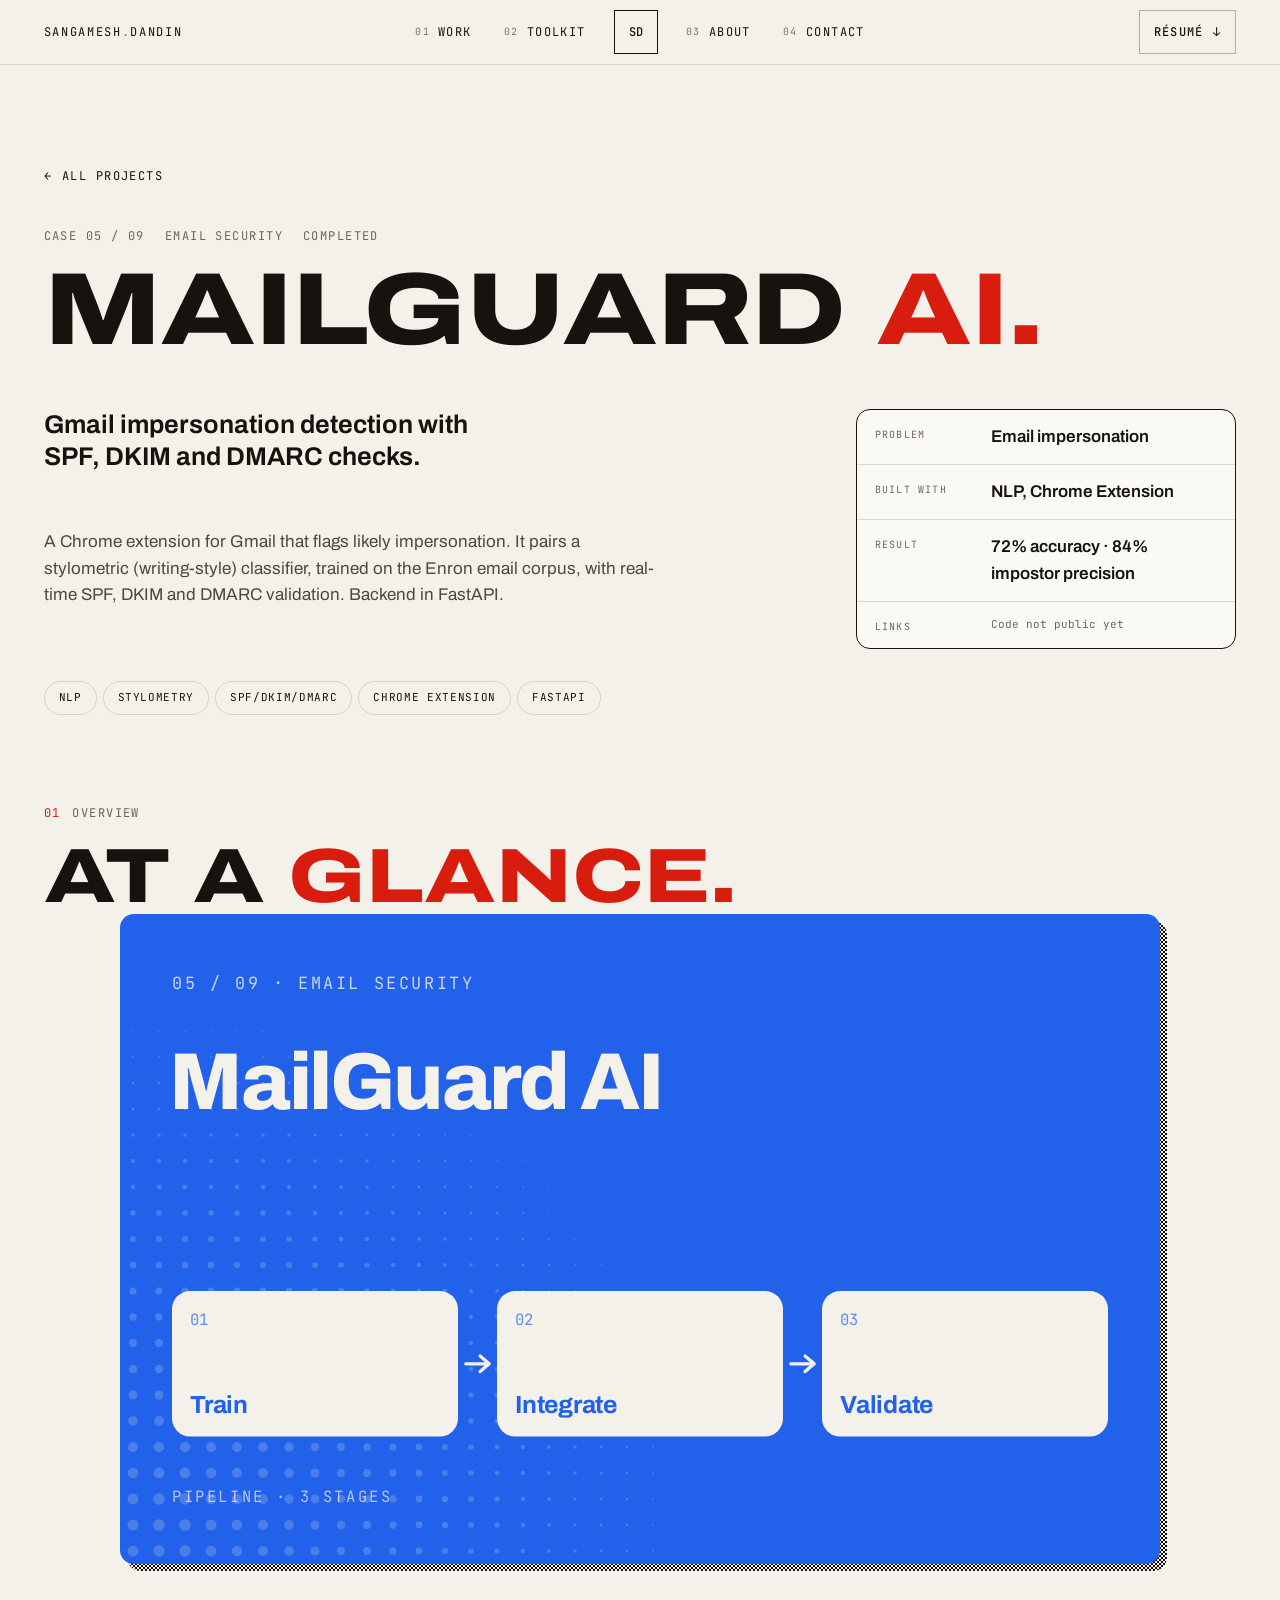
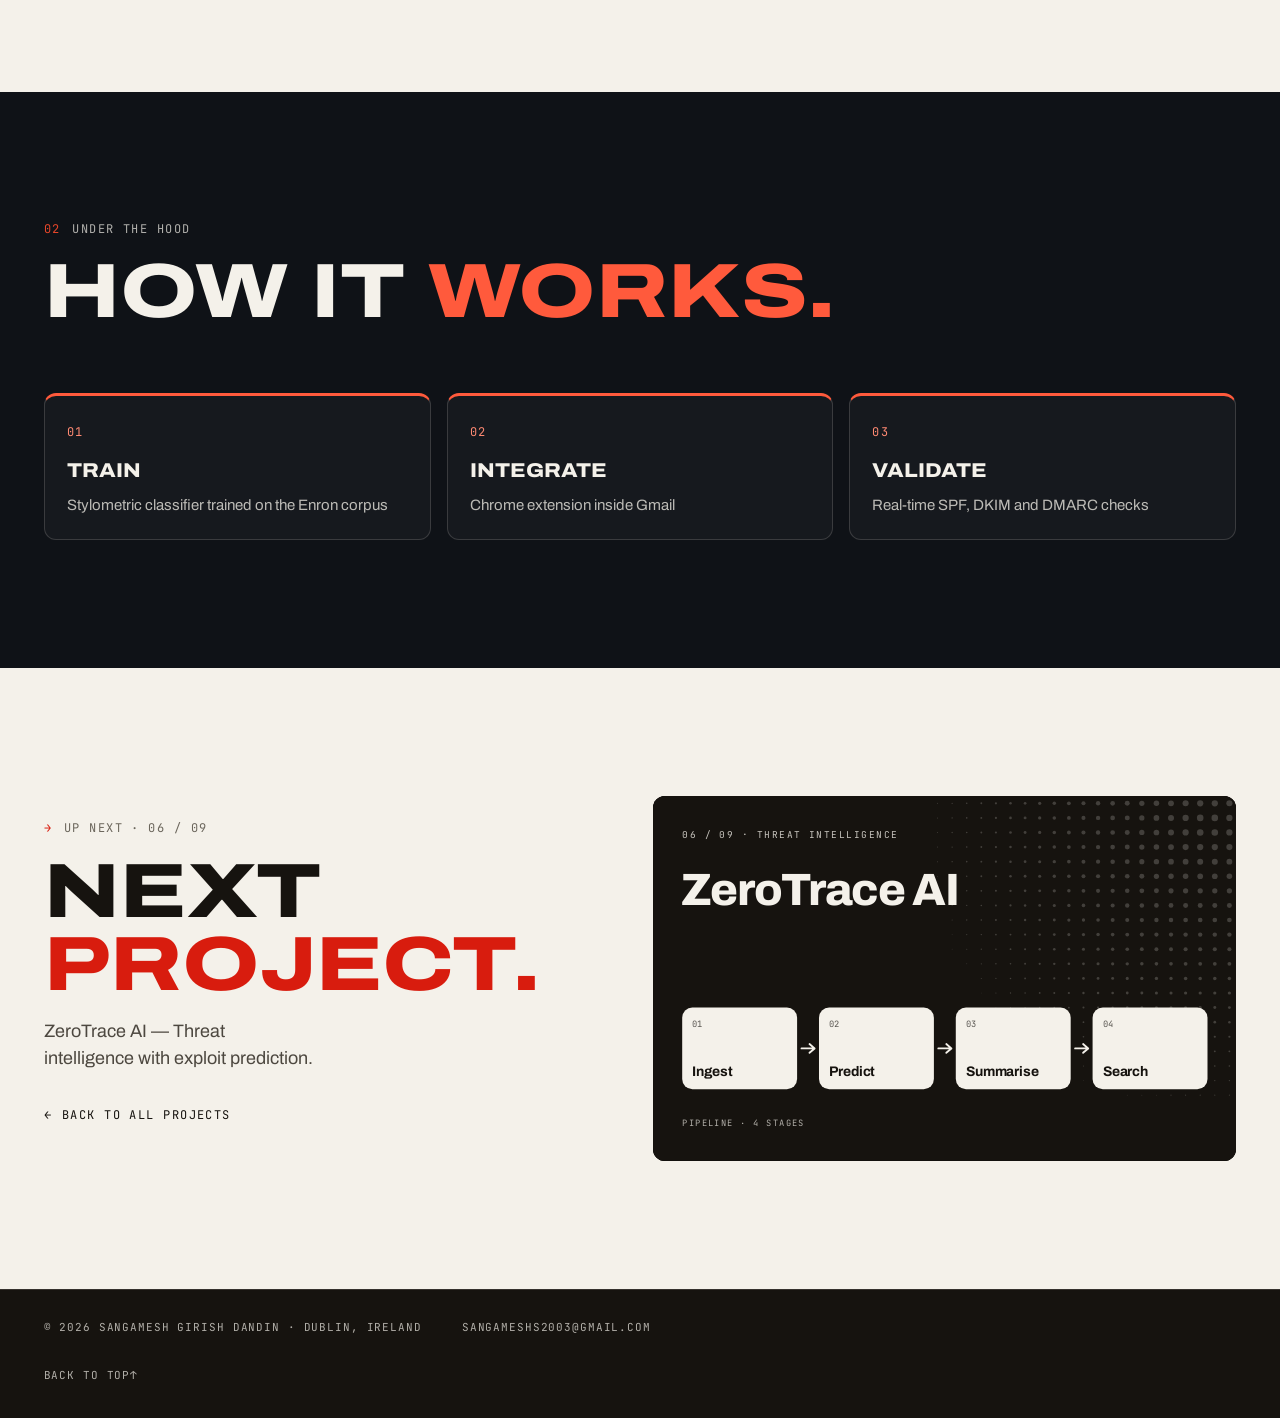
<file: work/mailguard-ai.html>
<!DOCTYPE html>
<html lang="en">
<head>
<meta charset="UTF-8">
<meta name="viewport" content="width=device-width, initial-scale=1">
<title>MailGuard AI — Case study · Sangamesh Girish Dandin</title>
<meta name="description" content="Gmail impersonation detection with SPF, DKIM and DMARC checks.">
<meta name="theme-color" content="#f4f1ea">
<link rel="icon" type="image/png" sizes="32x32" href="../images/favicon-32.png">
<link rel="icon" type="image/png" sizes="64x64" href="../images/favicon-64.png">
<link rel="apple-touch-icon" href="../images/apple-touch-icon.png">
<meta property="og:type" content="website">
<meta property="og:site_name" content="Sangamesh Girish Dandin">
<meta property="og:title" content="MailGuard AI — Case study · Sangamesh Girish Dandin">
<meta property="og:description" content="Gmail impersonation detection with SPF, DKIM and DMARC checks.">
<meta property="og:url" content="https://sangamesh-dev.github.io/work/mailguard-ai.html">
<meta property="og:image" content="https://sangamesh-dev.github.io/images/og-image.png">
<meta property="og:image:width" content="1200">
<meta property="og:image:height" content="630">
<meta name="twitter:card" content="summary_large_image">
<script>document.documentElement.classList.add('js');</script>
<link rel="preconnect" href="https://fonts.googleapis.com">
<link rel="preconnect" href="https://fonts.gstatic.com" crossorigin>
<link href="https://fonts.googleapis.com/css2?family=Archivo:wdth,wght@62..125,100..900&family=Big+Shoulders+Display:wght@100..900&family=JetBrains+Mono:wght@400;500&display=swap" rel="stylesheet">
<link rel="stylesheet" href="../styles.css?v=94">
</head>
<body id="top" class="page-case">
<!-- GENERATED by scripts/build.py from data/projects.json. Edit the data file, not this page. -->
<a class="skip-link" href="#main">Skip to content</a>
<header class="hdr" id="hdr">
  <div class="wrap hdr-inner">
    <a class="hdr-mark mono" href="../index.html">Sangamesh<span>.</span>Dandin</a>
    <nav class="hdr-nav" aria-label="Primary">
      <a href="../index.html#work"><span>01</span>Work</a>
      <a href="../index.html#toolkit"><span>02</span>Toolkit</a>
      <a class="hdr-logo" href="../index.html" aria-label="Home">SD</a>
      <a href="../index.html#about"><span>03</span>About</a>
      <a href="../index.html#contact"><span>04</span>Contact</a>
    </nav>
    <div class="hdr-tools">
      <a class="btn btn-ghost btn-sm" href="../Sangamesh_Dandin_Resume.pdf" download>Résumé <span aria-hidden="true">↓</span></a>
      <button type="button" class="btn btn-ghost btn-sm menu-btn" id="menu-btn" aria-expanded="false" aria-controls="menu">Menu</button>
    </div>
  </div>
  <div class="menu" id="menu" hidden>
    <nav class="wrap" aria-label="Mobile">
      <a href="../index.html#work"><span>01</span>Work</a>
      <a href="../index.html#toolkit"><span>02</span>Toolkit</a>
      <a href="../index.html#about"><span>03</span>About</a>
      <a href="../index.html#contact"><span>04</span>Contact</a>
      <a class="btn btn-solid" href="../Sangamesh_Dandin_Resume.pdf" download>Download résumé <span aria-hidden="true">↓</span></a>
    </nav>
  </div>
</header>

<main id="main">
  <section class="case-hero" data-tone="paper">
    <div class="wrap">
      <a class="back mono" href="../index.html#work"><span aria-hidden="true">←</span> All projects</a>
      <p class="case-kicker mono"><span>Case 05 / 09</span><span>Email security</span><span class="status" data-status="done">Completed</span></p>
      <h1 class="case-title" style="--longest:9">MAILGUARD <span class="accent">AI.</span></h1>
      <div class="case-hero-grid">
        <div class="case-intro">
          <p class="case-tagline">Gmail impersonation detection with SPF, DKIM and DMARC checks.</p>
          <p>A Chrome extension for Gmail that flags likely impersonation. It pairs a stylometric (writing-style) classifier, trained on the Enron email corpus, with real-time SPF, DKIM and DMARC validation. Backend in FastAPI.</p>
          
        </div>
        <dl class="case-meta">
          <div><dt>Problem</dt><dd>Email impersonation</dd></div>
          <div><dt>Built with</dt><dd>NLP, Chrome Extension</dd></div>
          <div><dt>Result</dt><dd>72% accuracy · 84% impostor precision</dd></div>
          <div><dt>Links</dt><dd class="case-links"><span class="case-link-note">Code not public yet</span></dd></div>
        </dl>
      </div>
      <ul class="tags tags-lg mono" aria-label="Technologies"><li>NLP</li><li>Stylometry</li><li>SPF/DKIM/DMARC</li><li>Chrome Extension</li><li>FastAPI</li></ul>
    </div>
  </section>


  <section class="case-front" data-tone="paper" aria-labelledby="front-title">
    <div class="wrap">
      <p class="eyebrow mono"><span>01</span>Overview</p>
      <h2 class="case-h2" id="front-title">At a <span class="accent">glance.</span></h2>
      <figure class="cover-frame cover-lg"><svg class="cover" viewBox="0 0 800 500" role="img" aria-label="MailGuard AI pipeline: Train, Integrate, Validate">
  <rect width="800" height="500" fill="#2261e9"/>
  <g fill="#f4f1ea" opacity=".2"><circle cx="10" cy="90" r="0.6"/><circle cx="30" cy="90" r="0.6"/><circle cx="50" cy="90" r="0.6"/><circle cx="70" cy="90" r="0.6"/><circle cx="90" cy="90" r="0.6"/><circle cx="110" cy="90" r="0.5"/><circle cx="10" cy="110" r="0.8"/><circle cx="30" cy="110" r="0.8"/><circle cx="50" cy="110" r="0.8"/><circle cx="70" cy="110" r="0.8"/><circle cx="90" cy="110" r="0.8"/><circle cx="110" cy="110" r="0.7"/><circle cx="130" cy="110" r="0.7"/><circle cx="150" cy="110" r="0.6"/><circle cx="170" cy="110" r="0.6"/><circle cx="10" cy="130" r="1.0"/><circle cx="30" cy="130" r="1.0"/><circle cx="50" cy="130" r="1.0"/><circle cx="70" cy="130" r="1.0"/><circle cx="90" cy="130" r="1.0"/><circle cx="110" cy="130" r="0.9"/><circle cx="130" cy="130" r="0.9"/><circle cx="150" cy="130" r="0.8"/><circle cx="170" cy="130" r="0.8"/><circle cx="190" cy="130" r="0.7"/><circle cx="210" cy="130" r="0.6"/><circle cx="230" cy="130" r="0.5"/><circle cx="10" cy="150" r="1.2"/><circle cx="30" cy="150" r="1.2"/><circle cx="50" cy="150" r="1.2"/><circle cx="70" cy="150" r="1.2"/><circle cx="90" cy="150" r="1.2"/><circle cx="110" cy="150" r="1.2"/><circle cx="130" cy="150" r="1.1"/><circle cx="150" cy="150" r="1.0"/><circle cx="170" cy="150" r="1.0"/><circle cx="190" cy="150" r="0.9"/><circle cx="210" cy="150" r="0.8"/><circle cx="230" cy="150" r="0.7"/><circle cx="250" cy="150" r="0.6"/><circle cx="10" cy="170" r="1.4"/><circle cx="30" cy="170" r="1.4"/><circle cx="50" cy="170" r="1.4"/><circle cx="70" cy="170" r="1.4"/><circle cx="90" cy="170" r="1.4"/><circle cx="110" cy="170" r="1.4"/><circle cx="130" cy="170" r="1.3"/><circle cx="150" cy="170" r="1.2"/><circle cx="170" cy="170" r="1.2"/><circle cx="190" cy="170" r="1.1"/><circle cx="210" cy="170" r="1.0"/><circle cx="230" cy="170" r="0.9"/><circle cx="250" cy="170" r="0.7"/><circle cx="270" cy="170" r="0.6"/><circle cx="10" cy="190" r="1.6"/><circle cx="30" cy="190" r="1.7"/><circle cx="50" cy="190" r="1.7"/><circle cx="70" cy="190" r="1.6"/><circle cx="90" cy="190" r="1.6"/><circle cx="110" cy="190" r="1.6"/><circle cx="130" cy="190" r="1.5"/><circle cx="150" cy="190" r="1.4"/><circle cx="170" cy="190" r="1.4"/><circle cx="190" cy="190" r="1.3"/><circle cx="210" cy="190" r="1.2"/><circle cx="230" cy="190" r="1.0"/><circle cx="250" cy="190" r="0.9"/><circle cx="270" cy="190" r="0.8"/><circle cx="290" cy="190" r="0.6"/><circle cx="310" cy="190" r="0.5"/><circle cx="10" cy="210" r="1.8"/><circle cx="30" cy="210" r="1.9"/><circle cx="50" cy="210" r="1.9"/><circle cx="70" cy="210" r="1.8"/><circle cx="90" cy="210" r="1.8"/><circle cx="110" cy="210" r="1.8"/><circle cx="130" cy="210" r="1.7"/><circle cx="150" cy="210" r="1.6"/><circle cx="170" cy="210" r="1.5"/><circle cx="190" cy="210" r="1.4"/><circle cx="210" cy="210" r="1.3"/><circle cx="230" cy="210" r="1.2"/><circle cx="250" cy="210" r="1.1"/><circle cx="270" cy="210" r="0.9"/><circle cx="290" cy="210" r="0.8"/><circle cx="310" cy="210" r="0.7"/><circle cx="330" cy="210" r="0.5"/><circle cx="10" cy="230" r="2.1"/><circle cx="30" cy="230" r="2.1"/><circle cx="50" cy="230" r="2.1"/><circle cx="70" cy="230" r="2.1"/><circle cx="90" cy="230" r="2.0"/><circle cx="110" cy="230" r="2.0"/><circle cx="130" cy="230" r="1.9"/><circle cx="150" cy="230" r="1.8"/><circle cx="170" cy="230" r="1.7"/><circle cx="190" cy="230" r="1.6"/><circle cx="210" cy="230" r="1.5"/><circle cx="230" cy="230" r="1.4"/><circle cx="250" cy="230" r="1.2"/><circle cx="270" cy="230" r="1.1"/><circle cx="290" cy="230" r="1.0"/><circle cx="310" cy="230" r="0.8"/><circle cx="330" cy="230" r="0.6"/><circle cx="10" cy="250" r="2.3"/><circle cx="30" cy="250" r="2.3"/><circle cx="50" cy="250" r="2.3"/><circle cx="70" cy="250" r="2.3"/><circle cx="90" cy="250" r="2.2"/><circle cx="110" cy="250" r="2.2"/><circle cx="130" cy="250" r="2.1"/><circle cx="150" cy="250" r="2.0"/><circle cx="170" cy="250" r="1.9"/><circle cx="190" cy="250" r="1.8"/><circle cx="210" cy="250" r="1.7"/><circle cx="230" cy="250" r="1.5"/><circle cx="250" cy="250" r="1.4"/><circle cx="270" cy="250" r="1.2"/><circle cx="290" cy="250" r="1.1"/><circle cx="310" cy="250" r="0.9"/><circle cx="330" cy="250" r="0.8"/><circle cx="350" cy="250" r="0.6"/><circle cx="10" cy="270" r="2.5"/><circle cx="30" cy="270" r="2.5"/><circle cx="50" cy="270" r="2.5"/><circle cx="70" cy="270" r="2.5"/><circle cx="90" cy="270" r="2.4"/><circle cx="110" cy="270" r="2.4"/><circle cx="130" cy="270" r="2.3"/><circle cx="150" cy="270" r="2.2"/><circle cx="170" cy="270" r="2.1"/><circle cx="190" cy="270" r="2.0"/><circle cx="210" cy="270" r="1.8"/><circle cx="230" cy="270" r="1.7"/><circle cx="250" cy="270" r="1.5"/><circle cx="270" cy="270" r="1.4"/><circle cx="290" cy="270" r="1.2"/><circle cx="310" cy="270" r="1.1"/><circle cx="330" cy="270" r="0.9"/><circle cx="350" cy="270" r="0.7"/><circle cx="370" cy="270" r="0.5"/><circle cx="10" cy="290" r="2.7"/><circle cx="30" cy="290" r="2.7"/><circle cx="50" cy="290" r="2.7"/><circle cx="70" cy="290" r="2.7"/><circle cx="90" cy="290" r="2.6"/><circle cx="110" cy="290" r="2.6"/><circle cx="130" cy="290" r="2.5"/><circle cx="150" cy="290" r="2.4"/><circle cx="170" cy="290" r="2.3"/><circle cx="190" cy="290" r="2.1"/><circle cx="210" cy="290" r="2.0"/><circle cx="230" cy="290" r="1.8"/><circle cx="250" cy="290" r="1.7"/><circle cx="270" cy="290" r="1.5"/><circle cx="290" cy="290" r="1.4"/><circle cx="310" cy="290" r="1.2"/><circle cx="330" cy="290" r="1.0"/><circle cx="350" cy="290" r="0.8"/><circle cx="370" cy="290" r="0.6"/><circle cx="10" cy="310" r="2.9"/><circle cx="30" cy="310" r="2.9"/><circle cx="50" cy="310" r="2.9"/><circle cx="70" cy="310" r="2.9"/><circle cx="90" cy="310" r="2.8"/><circle cx="110" cy="310" r="2.8"/><circle cx="130" cy="310" r="2.7"/><circle cx="150" cy="310" r="2.6"/><circle cx="170" cy="310" r="2.4"/><circle cx="190" cy="310" r="2.3"/><circle cx="210" cy="310" r="2.1"/><circle cx="230" cy="310" r="2.0"/><circle cx="250" cy="310" r="1.8"/><circle cx="270" cy="310" r="1.7"/><circle cx="290" cy="310" r="1.5"/><circle cx="310" cy="310" r="1.3"/><circle cx="330" cy="310" r="1.1"/><circle cx="350" cy="310" r="0.9"/><circle cx="370" cy="310" r="0.7"/><circle cx="390" cy="310" r="0.5"/><circle cx="10" cy="330" r="3.1"/><circle cx="30" cy="330" r="3.1"/><circle cx="50" cy="330" r="3.1"/><circle cx="70" cy="330" r="3.1"/><circle cx="90" cy="330" r="3.0"/><circle cx="110" cy="330" r="3.0"/><circle cx="130" cy="330" r="2.8"/><circle cx="150" cy="330" r="2.7"/><circle cx="170" cy="330" r="2.6"/><circle cx="190" cy="330" r="2.4"/><circle cx="210" cy="330" r="2.3"/><circle cx="230" cy="330" r="2.1"/><circle cx="250" cy="330" r="1.9"/><circle cx="270" cy="330" r="1.8"/><circle cx="290" cy="330" r="1.6"/><circle cx="310" cy="330" r="1.4"/><circle cx="330" cy="330" r="1.2"/><circle cx="350" cy="330" r="1.0"/><circle cx="370" cy="330" r="0.8"/><circle cx="390" cy="330" r="0.6"/><circle cx="10" cy="350" r="3.3"/><circle cx="30" cy="350" r="3.3"/><circle cx="50" cy="350" r="3.3"/><circle cx="70" cy="350" r="3.3"/><circle cx="90" cy="350" r="3.2"/><circle cx="110" cy="350" r="3.1"/><circle cx="130" cy="350" r="3.0"/><circle cx="150" cy="350" r="2.9"/><circle cx="170" cy="350" r="2.7"/><circle cx="190" cy="350" r="2.6"/><circle cx="210" cy="350" r="2.4"/><circle cx="230" cy="350" r="2.2"/><circle cx="250" cy="350" r="2.1"/><circle cx="270" cy="350" r="1.9"/><circle cx="290" cy="350" r="1.7"/><circle cx="310" cy="350" r="1.5"/><circle cx="330" cy="350" r="1.3"/><circle cx="350" cy="350" r="1.1"/><circle cx="370" cy="350" r="0.9"/><circle cx="390" cy="350" r="0.7"/><circle cx="410" cy="350" r="0.5"/><circle cx="10" cy="370" r="3.5"/><circle cx="30" cy="370" r="3.5"/><circle cx="50" cy="370" r="3.5"/><circle cx="70" cy="370" r="3.5"/><circle cx="90" cy="370" r="3.4"/><circle cx="110" cy="370" r="3.3"/><circle cx="130" cy="370" r="3.2"/><circle cx="150" cy="370" r="3.0"/><circle cx="170" cy="370" r="2.9"/><circle cx="190" cy="370" r="2.7"/><circle cx="210" cy="370" r="2.5"/><circle cx="230" cy="370" r="2.3"/><circle cx="250" cy="370" r="2.2"/><circle cx="270" cy="370" r="2.0"/><circle cx="290" cy="370" r="1.8"/><circle cx="310" cy="370" r="1.6"/><circle cx="330" cy="370" r="1.4"/><circle cx="350" cy="370" r="1.2"/><circle cx="370" cy="370" r="1.0"/><circle cx="390" cy="370" r="0.8"/><circle cx="410" cy="370" r="0.6"/><circle cx="10" cy="390" r="3.7"/><circle cx="30" cy="390" r="3.8"/><circle cx="50" cy="390" r="3.8"/><circle cx="70" cy="390" r="3.7"/><circle cx="90" cy="390" r="3.6"/><circle cx="110" cy="390" r="3.5"/><circle cx="130" cy="390" r="3.3"/><circle cx="150" cy="390" r="3.2"/><circle cx="170" cy="390" r="3.0"/><circle cx="190" cy="390" r="2.8"/><circle cx="210" cy="390" r="2.6"/><circle cx="230" cy="390" r="2.4"/><circle cx="250" cy="390" r="2.2"/><circle cx="270" cy="390" r="2.0"/><circle cx="290" cy="390" r="1.8"/><circle cx="310" cy="390" r="1.6"/><circle cx="330" cy="390" r="1.4"/><circle cx="350" cy="390" r="1.2"/><circle cx="370" cy="390" r="1.0"/><circle cx="390" cy="390" r="0.8"/><circle cx="410" cy="390" r="0.6"/><circle cx="10" cy="410" r="3.9"/><circle cx="30" cy="410" r="4.0"/><circle cx="50" cy="410" r="4.0"/><circle cx="70" cy="410" r="3.9"/><circle cx="90" cy="410" r="3.8"/><circle cx="110" cy="410" r="3.6"/><circle cx="130" cy="410" r="3.5"/><circle cx="150" cy="410" r="3.3"/><circle cx="170" cy="410" r="3.1"/><circle cx="190" cy="410" r="2.9"/><circle cx="210" cy="410" r="2.7"/><circle cx="230" cy="410" r="2.5"/><circle cx="250" cy="410" r="2.3"/><circle cx="270" cy="410" r="2.1"/><circle cx="290" cy="410" r="1.9"/><circle cx="310" cy="410" r="1.7"/><circle cx="330" cy="410" r="1.5"/><circle cx="350" cy="410" r="1.3"/><circle cx="370" cy="410" r="1.1"/><circle cx="390" cy="410" r="0.9"/><circle cx="410" cy="410" r="0.7"/><circle cx="10" cy="430" r="4.1"/><circle cx="30" cy="430" r="4.2"/><circle cx="50" cy="430" r="4.2"/><circle cx="70" cy="430" r="4.1"/><circle cx="90" cy="430" r="3.9"/><circle cx="110" cy="430" r="3.8"/><circle cx="130" cy="430" r="3.6"/><circle cx="150" cy="430" r="3.4"/><circle cx="170" cy="430" r="3.2"/><circle cx="190" cy="430" r="3.0"/><circle cx="210" cy="430" r="2.8"/><circle cx="230" cy="430" r="2.6"/><circle cx="250" cy="430" r="2.3"/><circle cx="270" cy="430" r="2.1"/><circle cx="290" cy="430" r="1.9"/><circle cx="310" cy="430" r="1.7"/><circle cx="330" cy="430" r="1.5"/><circle cx="350" cy="430" r="1.3"/><circle cx="370" cy="430" r="1.1"/><circle cx="390" cy="430" r="0.9"/><circle cx="410" cy="430" r="0.7"/><circle cx="10" cy="450" r="4.2"/><circle cx="30" cy="450" r="4.4"/><circle cx="50" cy="450" r="4.4"/><circle cx="70" cy="450" r="4.2"/><circle cx="90" cy="450" r="4.0"/><circle cx="110" cy="450" r="3.8"/><circle cx="130" cy="450" r="3.6"/><circle cx="150" cy="450" r="3.4"/><circle cx="170" cy="450" r="3.2"/><circle cx="190" cy="450" r="3.0"/><circle cx="210" cy="450" r="2.8"/><circle cx="230" cy="450" r="2.6"/><circle cx="250" cy="450" r="2.4"/><circle cx="270" cy="450" r="2.2"/><circle cx="290" cy="450" r="2.0"/><circle cx="310" cy="450" r="1.8"/><circle cx="330" cy="450" r="1.5"/><circle cx="350" cy="450" r="1.3"/><circle cx="370" cy="450" r="1.1"/><circle cx="390" cy="450" r="0.9"/><circle cx="410" cy="450" r="0.7"/><circle cx="10" cy="470" r="4.3"/><circle cx="30" cy="470" r="4.5"/><circle cx="50" cy="470" r="4.5"/><circle cx="70" cy="470" r="4.3"/><circle cx="90" cy="470" r="4.1"/><circle cx="110" cy="470" r="3.9"/><circle cx="130" cy="470" r="3.7"/><circle cx="150" cy="470" r="3.4"/><circle cx="170" cy="470" r="3.2"/><circle cx="190" cy="470" r="3.0"/><circle cx="210" cy="470" r="2.8"/><circle cx="230" cy="470" r="2.6"/><circle cx="250" cy="470" r="2.4"/><circle cx="270" cy="470" r="2.2"/><circle cx="290" cy="470" r="2.0"/><circle cx="310" cy="470" r="1.8"/><circle cx="330" cy="470" r="1.5"/><circle cx="350" cy="470" r="1.3"/><circle cx="370" cy="470" r="1.1"/><circle cx="390" cy="470" r="0.9"/><circle cx="410" cy="470" r="0.7"/><circle cx="10" cy="490" r="4.2"/><circle cx="30" cy="490" r="4.4"/><circle cx="50" cy="490" r="4.4"/><circle cx="70" cy="490" r="4.2"/><circle cx="90" cy="490" r="4.0"/><circle cx="110" cy="490" r="3.8"/><circle cx="130" cy="490" r="3.6"/><circle cx="150" cy="490" r="3.4"/><circle cx="170" cy="490" r="3.2"/><circle cx="190" cy="490" r="3.0"/><circle cx="210" cy="490" r="2.8"/><circle cx="230" cy="490" r="2.6"/><circle cx="250" cy="490" r="2.4"/><circle cx="270" cy="490" r="2.2"/><circle cx="290" cy="490" r="2.0"/><circle cx="310" cy="490" r="1.8"/><circle cx="330" cy="490" r="1.5"/><circle cx="350" cy="490" r="1.3"/><circle cx="370" cy="490" r="1.1"/><circle cx="390" cy="490" r="0.9"/><circle cx="410" cy="490" r="0.7"/></g>
  <text class="cv-mono" x="40" y="58" font-size="13" fill="#f4f1ea" opacity=".8" letter-spacing="2">05 / 09 · EMAIL SECURITY</text>
  <text class="cv-name" x="38" y="150" font-size="62" fill="#f4f1ea">MailGuard AI</text>
  <rect x="40.0" y="290" width="220.0" height="112" rx="14" fill="#f4f1ea"/><text class="cv-mono" x="54.0" y="316" font-size="12" fill="#2261e9" opacity=".7">01</text><text class="cv-step" x="54.0" y="384.0" font-size="19" fill="#2261e9"><tspan x="54.0" dy="0.0">Train</tspan></text><path d="M266.0 346 h18 m-7 -6 l7 6 l-7 6" fill="none" stroke="#f4f1ea" stroke-width="2.5" stroke-linecap="round" stroke-linejoin="round"/><rect x="290.0" y="290" width="220.0" height="112" rx="14" fill="#f4f1ea"/><text class="cv-mono" x="304.0" y="316" font-size="12" fill="#2261e9" opacity=".7">02</text><text class="cv-step" x="304.0" y="384.0" font-size="19" fill="#2261e9"><tspan x="304.0" dy="0.0">Integrate</tspan></text><path d="M516.0 346 h18 m-7 -6 l7 6 l-7 6" fill="none" stroke="#f4f1ea" stroke-width="2.5" stroke-linecap="round" stroke-linejoin="round"/><rect x="540.0" y="290" width="220.0" height="112" rx="14" fill="#f4f1ea"/><text class="cv-mono" x="554.0" y="316" font-size="12" fill="#2261e9" opacity=".7">03</text><text class="cv-step" x="554.0" y="384.0" font-size="19" fill="#2261e9"><tspan x="554.0" dy="0.0">Validate</tspan></text>
  <text class="cv-mono" x="40" y="452" font-size="12" fill="#f4f1ea" opacity=".7" letter-spacing="2">PIPELINE · 3 STAGES</text>
</svg></figure>
    </div>
  </section>

  <section class="case-back" data-tone="ink" aria-labelledby="back-title">
    <div class="wrap">
      <p class="eyebrow mono"><span>02</span>Under the hood</p>
      <h2 class="case-h2" id="back-title">How it <span class="accent">works.</span></h2>
      <ol class="pipeline"><li class="step"><span class="step-n mono">01</span><h3 class="step-t">Train</h3><p>Stylometric classifier trained on the Enron corpus</p></li><li class="step"><span class="step-n mono">02</span><h3 class="step-t">Integrate</h3><p>Chrome extension inside Gmail</p></li><li class="step"><span class="step-n mono">03</span><h3 class="step-t">Validate</h3><p>Real-time SPF, DKIM and DMARC checks</p></li></ol>
      
    </div>
  </section>

  <section class="case-next" data-tone="paper" aria-labelledby="next-title">
    <div class="wrap case-next-grid">
      <div>
        <p class="eyebrow mono"><span>→</span>Up next · 06 / 09</p>
        <h2 class="case-h2 next-h2" id="next-title"><a href="zerotrace-ai.html">Next <span class="accent">project.</span></a></h2>
        <p class="next-name">ZeroTrace AI — Threat intelligence with exploit prediction.</p>
        <a class="back mono" href="../index.html#work"><span aria-hidden="true">←</span> Back to all projects</a>
      </div>
      <a class="next-media rail-media" href="zerotrace-ai.html" tabindex="-1" aria-hidden="true">
        <span class="rail-shot"><svg class="cover" viewBox="0 0 800 500" role="img" aria-label="ZeroTrace AI pipeline: Ingest, Predict, Summarise, Search">
  <rect width="800" height="500" fill="#16130f"/>
  <g fill="#f4f1ea" opacity=".2"><circle cx="390" cy="10" r="0.7"/><circle cx="410" cy="10" r="0.9"/><circle cx="430" cy="10" r="1.1"/><circle cx="450" cy="10" r="1.3"/><circle cx="470" cy="10" r="1.5"/><circle cx="490" cy="10" r="1.7"/><circle cx="510" cy="10" r="1.9"/><circle cx="530" cy="10" r="2.2"/><circle cx="550" cy="10" r="2.4"/><circle cx="570" cy="10" r="2.6"/><circle cx="590" cy="10" r="2.8"/><circle cx="610" cy="10" r="3.0"/><circle cx="630" cy="10" r="3.2"/><circle cx="650" cy="10" r="3.4"/><circle cx="670" cy="10" r="3.6"/><circle cx="690" cy="10" r="3.8"/><circle cx="710" cy="10" r="4.0"/><circle cx="730" cy="10" r="4.2"/><circle cx="750" cy="10" r="4.3"/><circle cx="770" cy="10" r="4.3"/><circle cx="790" cy="10" r="4.2"/><circle cx="390" cy="30" r="0.7"/><circle cx="410" cy="30" r="0.9"/><circle cx="430" cy="30" r="1.1"/><circle cx="450" cy="30" r="1.3"/><circle cx="470" cy="30" r="1.5"/><circle cx="490" cy="30" r="1.8"/><circle cx="510" cy="30" r="2.0"/><circle cx="530" cy="30" r="2.2"/><circle cx="550" cy="30" r="2.4"/><circle cx="570" cy="30" r="2.6"/><circle cx="590" cy="30" r="2.8"/><circle cx="610" cy="30" r="3.0"/><circle cx="630" cy="30" r="3.2"/><circle cx="650" cy="30" r="3.4"/><circle cx="670" cy="30" r="3.6"/><circle cx="690" cy="30" r="3.9"/><circle cx="710" cy="30" r="4.1"/><circle cx="730" cy="30" r="4.3"/><circle cx="750" cy="30" r="4.5"/><circle cx="770" cy="30" r="4.5"/><circle cx="790" cy="30" r="4.3"/><circle cx="390" cy="50" r="0.7"/><circle cx="410" cy="50" r="0.9"/><circle cx="430" cy="50" r="1.1"/><circle cx="450" cy="50" r="1.3"/><circle cx="470" cy="50" r="1.5"/><circle cx="490" cy="50" r="1.8"/><circle cx="510" cy="50" r="2.0"/><circle cx="530" cy="50" r="2.2"/><circle cx="550" cy="50" r="2.4"/><circle cx="570" cy="50" r="2.6"/><circle cx="590" cy="50" r="2.8"/><circle cx="610" cy="50" r="3.0"/><circle cx="630" cy="50" r="3.2"/><circle cx="650" cy="50" r="3.4"/><circle cx="670" cy="50" r="3.6"/><circle cx="690" cy="50" r="3.9"/><circle cx="710" cy="50" r="4.1"/><circle cx="730" cy="50" r="4.3"/><circle cx="750" cy="50" r="4.5"/><circle cx="770" cy="50" r="4.5"/><circle cx="790" cy="50" r="4.3"/><circle cx="390" cy="70" r="0.7"/><circle cx="410" cy="70" r="0.9"/><circle cx="430" cy="70" r="1.1"/><circle cx="450" cy="70" r="1.3"/><circle cx="470" cy="70" r="1.5"/><circle cx="490" cy="70" r="1.7"/><circle cx="510" cy="70" r="1.9"/><circle cx="530" cy="70" r="2.2"/><circle cx="550" cy="70" r="2.4"/><circle cx="570" cy="70" r="2.6"/><circle cx="590" cy="70" r="2.8"/><circle cx="610" cy="70" r="3.0"/><circle cx="630" cy="70" r="3.2"/><circle cx="650" cy="70" r="3.4"/><circle cx="670" cy="70" r="3.6"/><circle cx="690" cy="70" r="3.8"/><circle cx="710" cy="70" r="4.0"/><circle cx="730" cy="70" r="4.2"/><circle cx="750" cy="70" r="4.3"/><circle cx="770" cy="70" r="4.3"/><circle cx="790" cy="70" r="4.2"/><circle cx="390" cy="90" r="0.7"/><circle cx="410" cy="90" r="0.9"/><circle cx="430" cy="90" r="1.1"/><circle cx="450" cy="90" r="1.3"/><circle cx="470" cy="90" r="1.5"/><circle cx="490" cy="90" r="1.7"/><circle cx="510" cy="90" r="1.9"/><circle cx="530" cy="90" r="2.1"/><circle cx="550" cy="90" r="2.3"/><circle cx="570" cy="90" r="2.5"/><circle cx="590" cy="90" r="2.7"/><circle cx="610" cy="90" r="2.9"/><circle cx="630" cy="90" r="3.1"/><circle cx="650" cy="90" r="3.3"/><circle cx="670" cy="90" r="3.5"/><circle cx="690" cy="90" r="3.7"/><circle cx="710" cy="90" r="3.9"/><circle cx="730" cy="90" r="4.0"/><circle cx="750" cy="90" r="4.1"/><circle cx="770" cy="90" r="4.1"/><circle cx="790" cy="90" r="4.0"/><circle cx="390" cy="110" r="0.6"/><circle cx="410" cy="110" r="0.8"/><circle cx="430" cy="110" r="1.0"/><circle cx="450" cy="110" r="1.3"/><circle cx="470" cy="110" r="1.5"/><circle cx="490" cy="110" r="1.7"/><circle cx="510" cy="110" r="1.9"/><circle cx="530" cy="110" r="2.1"/><circle cx="550" cy="110" r="2.3"/><circle cx="570" cy="110" r="2.5"/><circle cx="590" cy="110" r="2.7"/><circle cx="610" cy="110" r="2.9"/><circle cx="630" cy="110" r="3.0"/><circle cx="650" cy="110" r="3.2"/><circle cx="670" cy="110" r="3.4"/><circle cx="690" cy="110" r="3.6"/><circle cx="710" cy="110" r="3.7"/><circle cx="730" cy="110" r="3.8"/><circle cx="750" cy="110" r="3.9"/><circle cx="770" cy="110" r="3.9"/><circle cx="790" cy="110" r="3.8"/><circle cx="390" cy="130" r="0.6"/><circle cx="410" cy="130" r="0.8"/><circle cx="430" cy="130" r="1.0"/><circle cx="450" cy="130" r="1.2"/><circle cx="470" cy="130" r="1.4"/><circle cx="490" cy="130" r="1.6"/><circle cx="510" cy="130" r="1.8"/><circle cx="530" cy="130" r="2.0"/><circle cx="550" cy="130" r="2.2"/><circle cx="570" cy="130" r="2.4"/><circle cx="590" cy="130" r="2.6"/><circle cx="610" cy="130" r="2.8"/><circle cx="630" cy="130" r="2.9"/><circle cx="650" cy="130" r="3.1"/><circle cx="670" cy="130" r="3.3"/><circle cx="690" cy="130" r="3.4"/><circle cx="710" cy="130" r="3.5"/><circle cx="730" cy="130" r="3.6"/><circle cx="750" cy="130" r="3.6"/><circle cx="770" cy="130" r="3.6"/><circle cx="790" cy="130" r="3.6"/><circle cx="390" cy="150" r="0.5"/><circle cx="410" cy="150" r="0.7"/><circle cx="430" cy="150" r="0.9"/><circle cx="450" cy="150" r="1.1"/><circle cx="470" cy="150" r="1.3"/><circle cx="490" cy="150" r="1.5"/><circle cx="510" cy="150" r="1.7"/><circle cx="530" cy="150" r="1.9"/><circle cx="550" cy="150" r="2.1"/><circle cx="570" cy="150" r="2.3"/><circle cx="590" cy="150" r="2.5"/><circle cx="610" cy="150" r="2.6"/><circle cx="630" cy="150" r="2.8"/><circle cx="650" cy="150" r="3.0"/><circle cx="670" cy="150" r="3.1"/><circle cx="690" cy="150" r="3.2"/><circle cx="710" cy="150" r="3.3"/><circle cx="730" cy="150" r="3.4"/><circle cx="750" cy="150" r="3.4"/><circle cx="770" cy="150" r="3.4"/><circle cx="790" cy="150" r="3.4"/><circle cx="410" cy="170" r="0.7"/><circle cx="430" cy="170" r="0.9"/><circle cx="450" cy="170" r="1.1"/><circle cx="470" cy="170" r="1.3"/><circle cx="490" cy="170" r="1.4"/><circle cx="510" cy="170" r="1.6"/><circle cx="530" cy="170" r="1.8"/><circle cx="550" cy="170" r="2.0"/><circle cx="570" cy="170" r="2.2"/><circle cx="590" cy="170" r="2.3"/><circle cx="610" cy="170" r="2.5"/><circle cx="630" cy="170" r="2.7"/><circle cx="650" cy="170" r="2.8"/><circle cx="670" cy="170" r="2.9"/><circle cx="690" cy="170" r="3.0"/><circle cx="710" cy="170" r="3.1"/><circle cx="730" cy="170" r="3.2"/><circle cx="750" cy="170" r="3.2"/><circle cx="770" cy="170" r="3.2"/><circle cx="790" cy="170" r="3.2"/><circle cx="410" cy="190" r="0.6"/><circle cx="430" cy="190" r="0.8"/><circle cx="450" cy="190" r="1.0"/><circle cx="470" cy="190" r="1.2"/><circle cx="490" cy="190" r="1.3"/><circle cx="510" cy="190" r="1.5"/><circle cx="530" cy="190" r="1.7"/><circle cx="550" cy="190" r="1.9"/><circle cx="570" cy="190" r="2.1"/><circle cx="590" cy="190" r="2.2"/><circle cx="610" cy="190" r="2.4"/><circle cx="630" cy="190" r="2.5"/><circle cx="650" cy="190" r="2.6"/><circle cx="670" cy="190" r="2.8"/><circle cx="690" cy="190" r="2.9"/><circle cx="710" cy="190" r="2.9"/><circle cx="730" cy="190" r="3.0"/><circle cx="750" cy="190" r="3.0"/><circle cx="770" cy="190" r="3.0"/><circle cx="790" cy="190" r="3.0"/><circle cx="410" cy="210" r="0.5"/><circle cx="430" cy="210" r="0.7"/><circle cx="450" cy="210" r="0.9"/><circle cx="470" cy="210" r="1.1"/><circle cx="490" cy="210" r="1.2"/><circle cx="510" cy="210" r="1.4"/><circle cx="530" cy="210" r="1.6"/><circle cx="550" cy="210" r="1.8"/><circle cx="570" cy="210" r="1.9"/><circle cx="590" cy="210" r="2.1"/><circle cx="610" cy="210" r="2.2"/><circle cx="630" cy="210" r="2.3"/><circle cx="650" cy="210" r="2.5"/><circle cx="670" cy="210" r="2.6"/><circle cx="690" cy="210" r="2.7"/><circle cx="710" cy="210" r="2.7"/><circle cx="730" cy="210" r="2.8"/><circle cx="750" cy="210" r="2.8"/><circle cx="770" cy="210" r="2.8"/><circle cx="790" cy="210" r="2.8"/><circle cx="430" cy="230" r="0.6"/><circle cx="450" cy="230" r="0.8"/><circle cx="470" cy="230" r="1.0"/><circle cx="490" cy="230" r="1.1"/><circle cx="510" cy="230" r="1.3"/><circle cx="530" cy="230" r="1.5"/><circle cx="550" cy="230" r="1.6"/><circle cx="570" cy="230" r="1.8"/><circle cx="590" cy="230" r="1.9"/><circle cx="610" cy="230" r="2.1"/><circle cx="630" cy="230" r="2.2"/><circle cx="650" cy="230" r="2.3"/><circle cx="670" cy="230" r="2.4"/><circle cx="690" cy="230" r="2.5"/><circle cx="710" cy="230" r="2.5"/><circle cx="730" cy="230" r="2.6"/><circle cx="750" cy="230" r="2.6"/><circle cx="770" cy="230" r="2.6"/><circle cx="790" cy="230" r="2.6"/><circle cx="450" cy="250" r="0.7"/><circle cx="470" cy="250" r="0.8"/><circle cx="490" cy="250" r="1.0"/><circle cx="510" cy="250" r="1.2"/><circle cx="530" cy="250" r="1.3"/><circle cx="550" cy="250" r="1.5"/><circle cx="570" cy="250" r="1.6"/><circle cx="590" cy="250" r="1.8"/><circle cx="610" cy="250" r="1.9"/><circle cx="630" cy="250" r="2.0"/><circle cx="650" cy="250" r="2.1"/><circle cx="670" cy="250" r="2.2"/><circle cx="690" cy="250" r="2.3"/><circle cx="710" cy="250" r="2.3"/><circle cx="730" cy="250" r="2.4"/><circle cx="750" cy="250" r="2.4"/><circle cx="770" cy="250" r="2.4"/><circle cx="790" cy="250" r="2.4"/><circle cx="450" cy="270" r="0.5"/><circle cx="470" cy="270" r="0.7"/><circle cx="490" cy="270" r="0.9"/><circle cx="510" cy="270" r="1.0"/><circle cx="530" cy="270" r="1.2"/><circle cx="550" cy="270" r="1.3"/><circle cx="570" cy="270" r="1.5"/><circle cx="590" cy="270" r="1.6"/><circle cx="610" cy="270" r="1.7"/><circle cx="630" cy="270" r="1.8"/><circle cx="650" cy="270" r="1.9"/><circle cx="670" cy="270" r="2.0"/><circle cx="690" cy="270" r="2.1"/><circle cx="710" cy="270" r="2.1"/><circle cx="730" cy="270" r="2.2"/><circle cx="750" cy="270" r="2.2"/><circle cx="770" cy="270" r="2.2"/><circle cx="790" cy="270" r="2.2"/><circle cx="470" cy="290" r="0.6"/><circle cx="490" cy="290" r="0.7"/><circle cx="510" cy="290" r="0.9"/><circle cx="530" cy="290" r="1.0"/><circle cx="550" cy="290" r="1.2"/><circle cx="570" cy="290" r="1.3"/><circle cx="590" cy="290" r="1.4"/><circle cx="610" cy="290" r="1.5"/><circle cx="630" cy="290" r="1.6"/><circle cx="650" cy="290" r="1.7"/><circle cx="670" cy="290" r="1.8"/><circle cx="690" cy="290" r="1.9"/><circle cx="710" cy="290" r="1.9"/><circle cx="730" cy="290" r="1.9"/><circle cx="750" cy="290" r="2.0"/><circle cx="770" cy="290" r="2.0"/><circle cx="790" cy="290" r="1.9"/><circle cx="490" cy="310" r="0.6"/><circle cx="510" cy="310" r="0.7"/><circle cx="530" cy="310" r="0.9"/><circle cx="550" cy="310" r="1.0"/><circle cx="570" cy="310" r="1.1"/><circle cx="590" cy="310" r="1.2"/><circle cx="610" cy="310" r="1.3"/><circle cx="630" cy="310" r="1.4"/><circle cx="650" cy="310" r="1.5"/><circle cx="670" cy="310" r="1.6"/><circle cx="690" cy="310" r="1.7"/><circle cx="710" cy="310" r="1.7"/><circle cx="730" cy="310" r="1.7"/><circle cx="750" cy="310" r="1.8"/><circle cx="770" cy="310" r="1.8"/><circle cx="790" cy="310" r="1.7"/><circle cx="510" cy="330" r="0.6"/><circle cx="530" cy="330" r="0.7"/><circle cx="550" cy="330" r="0.8"/><circle cx="570" cy="330" r="1.0"/><circle cx="590" cy="330" r="1.1"/><circle cx="610" cy="330" r="1.2"/><circle cx="630" cy="330" r="1.3"/><circle cx="650" cy="330" r="1.3"/><circle cx="670" cy="330" r="1.4"/><circle cx="690" cy="330" r="1.5"/><circle cx="710" cy="330" r="1.5"/><circle cx="730" cy="330" r="1.5"/><circle cx="750" cy="330" r="1.5"/><circle cx="770" cy="330" r="1.5"/><circle cx="790" cy="330" r="1.5"/><circle cx="530" cy="350" r="0.5"/><circle cx="550" cy="350" r="0.7"/><circle cx="570" cy="350" r="0.8"/><circle cx="590" cy="350" r="0.9"/><circle cx="610" cy="350" r="1.0"/><circle cx="630" cy="350" r="1.1"/><circle cx="650" cy="350" r="1.1"/><circle cx="670" cy="350" r="1.2"/><circle cx="690" cy="350" r="1.3"/><circle cx="710" cy="350" r="1.3"/><circle cx="730" cy="350" r="1.3"/><circle cx="750" cy="350" r="1.3"/><circle cx="770" cy="350" r="1.3"/><circle cx="790" cy="350" r="1.3"/><circle cx="570" cy="370" r="0.6"/><circle cx="590" cy="370" r="0.7"/><circle cx="610" cy="370" r="0.8"/><circle cx="630" cy="370" r="0.9"/><circle cx="650" cy="370" r="0.9"/><circle cx="670" cy="370" r="1.0"/><circle cx="690" cy="370" r="1.0"/><circle cx="710" cy="370" r="1.1"/><circle cx="730" cy="370" r="1.1"/><circle cx="750" cy="370" r="1.1"/><circle cx="770" cy="370" r="1.1"/><circle cx="790" cy="370" r="1.1"/><circle cx="590" cy="390" r="0.5"/><circle cx="610" cy="390" r="0.6"/><circle cx="630" cy="390" r="0.7"/><circle cx="650" cy="390" r="0.7"/><circle cx="670" cy="390" r="0.8"/><circle cx="690" cy="390" r="0.8"/><circle cx="710" cy="390" r="0.9"/><circle cx="730" cy="390" r="0.9"/><circle cx="750" cy="390" r="0.9"/><circle cx="770" cy="390" r="0.9"/><circle cx="790" cy="390" r="0.9"/><circle cx="650" cy="410" r="0.5"/><circle cx="670" cy="410" r="0.6"/><circle cx="690" cy="410" r="0.6"/><circle cx="710" cy="410" r="0.7"/><circle cx="730" cy="410" r="0.7"/><circle cx="750" cy="410" r="0.7"/><circle cx="770" cy="410" r="0.7"/><circle cx="790" cy="410" r="0.7"/></g>
  <text class="cv-mono" x="40" y="58" font-size="13" fill="#f4f1ea" opacity=".8" letter-spacing="2">06 / 09 · THREAT INTELLIGENCE</text>
  <text class="cv-name" x="38" y="150" font-size="62" fill="#f4f1ea">ZeroTrace AI</text>
  <rect x="40.0" y="290" width="157.5" height="112" rx="14" fill="#f4f1ea"/><text class="cv-mono" x="54.0" y="316" font-size="12" fill="#16130f" opacity=".7">01</text><text class="cv-step" x="54.0" y="384.0" font-size="19" fill="#16130f"><tspan x="54.0" dy="0.0">Ingest</tspan></text><path d="M203.5 346 h18 m-7 -6 l7 6 l-7 6" fill="none" stroke="#f4f1ea" stroke-width="2.5" stroke-linecap="round" stroke-linejoin="round"/><rect x="227.5" y="290" width="157.5" height="112" rx="14" fill="#f4f1ea"/><text class="cv-mono" x="241.5" y="316" font-size="12" fill="#16130f" opacity=".7">02</text><text class="cv-step" x="241.5" y="384.0" font-size="19" fill="#16130f"><tspan x="241.5" dy="0.0">Predict</tspan></text><path d="M391.0 346 h18 m-7 -6 l7 6 l-7 6" fill="none" stroke="#f4f1ea" stroke-width="2.5" stroke-linecap="round" stroke-linejoin="round"/><rect x="415.0" y="290" width="157.5" height="112" rx="14" fill="#f4f1ea"/><text class="cv-mono" x="429.0" y="316" font-size="12" fill="#16130f" opacity=".7">03</text><text class="cv-step" x="429.0" y="384.0" font-size="19" fill="#16130f"><tspan x="429.0" dy="0.0">Summarise</tspan></text><path d="M578.5 346 h18 m-7 -6 l7 6 l-7 6" fill="none" stroke="#f4f1ea" stroke-width="2.5" stroke-linecap="round" stroke-linejoin="round"/><rect x="602.5" y="290" width="157.5" height="112" rx="14" fill="#f4f1ea"/><text class="cv-mono" x="616.5" y="316" font-size="12" fill="#16130f" opacity=".7">04</text><text class="cv-step" x="616.5" y="384.0" font-size="19" fill="#16130f"><tspan x="616.5" dy="0.0">Search</tspan></text>
  <text class="cv-mono" x="40" y="452" font-size="12" fill="#f4f1ea" opacity=".7" letter-spacing="2">PIPELINE · 4 STAGES</text>
</svg></span>
        <span class="rail-view">View</span>
      </a>
    </div>
  </section>
</main>

<footer class="site-foot">
  <div class="wrap site-foot-inner mono">
    <p>© 2026 Sangamesh Girish Dandin · Dublin, Ireland</p>
    <p><a href="mailto:sangameshs2003@gmail.com">sangameshs2003@gmail.com</a></p>
    <a href="#top">Back to top <span aria-hidden="true">↑</span></a>
  </div>
</footer>
<script src="../script.js?v=94"></script>
</body>
</html>
</file>
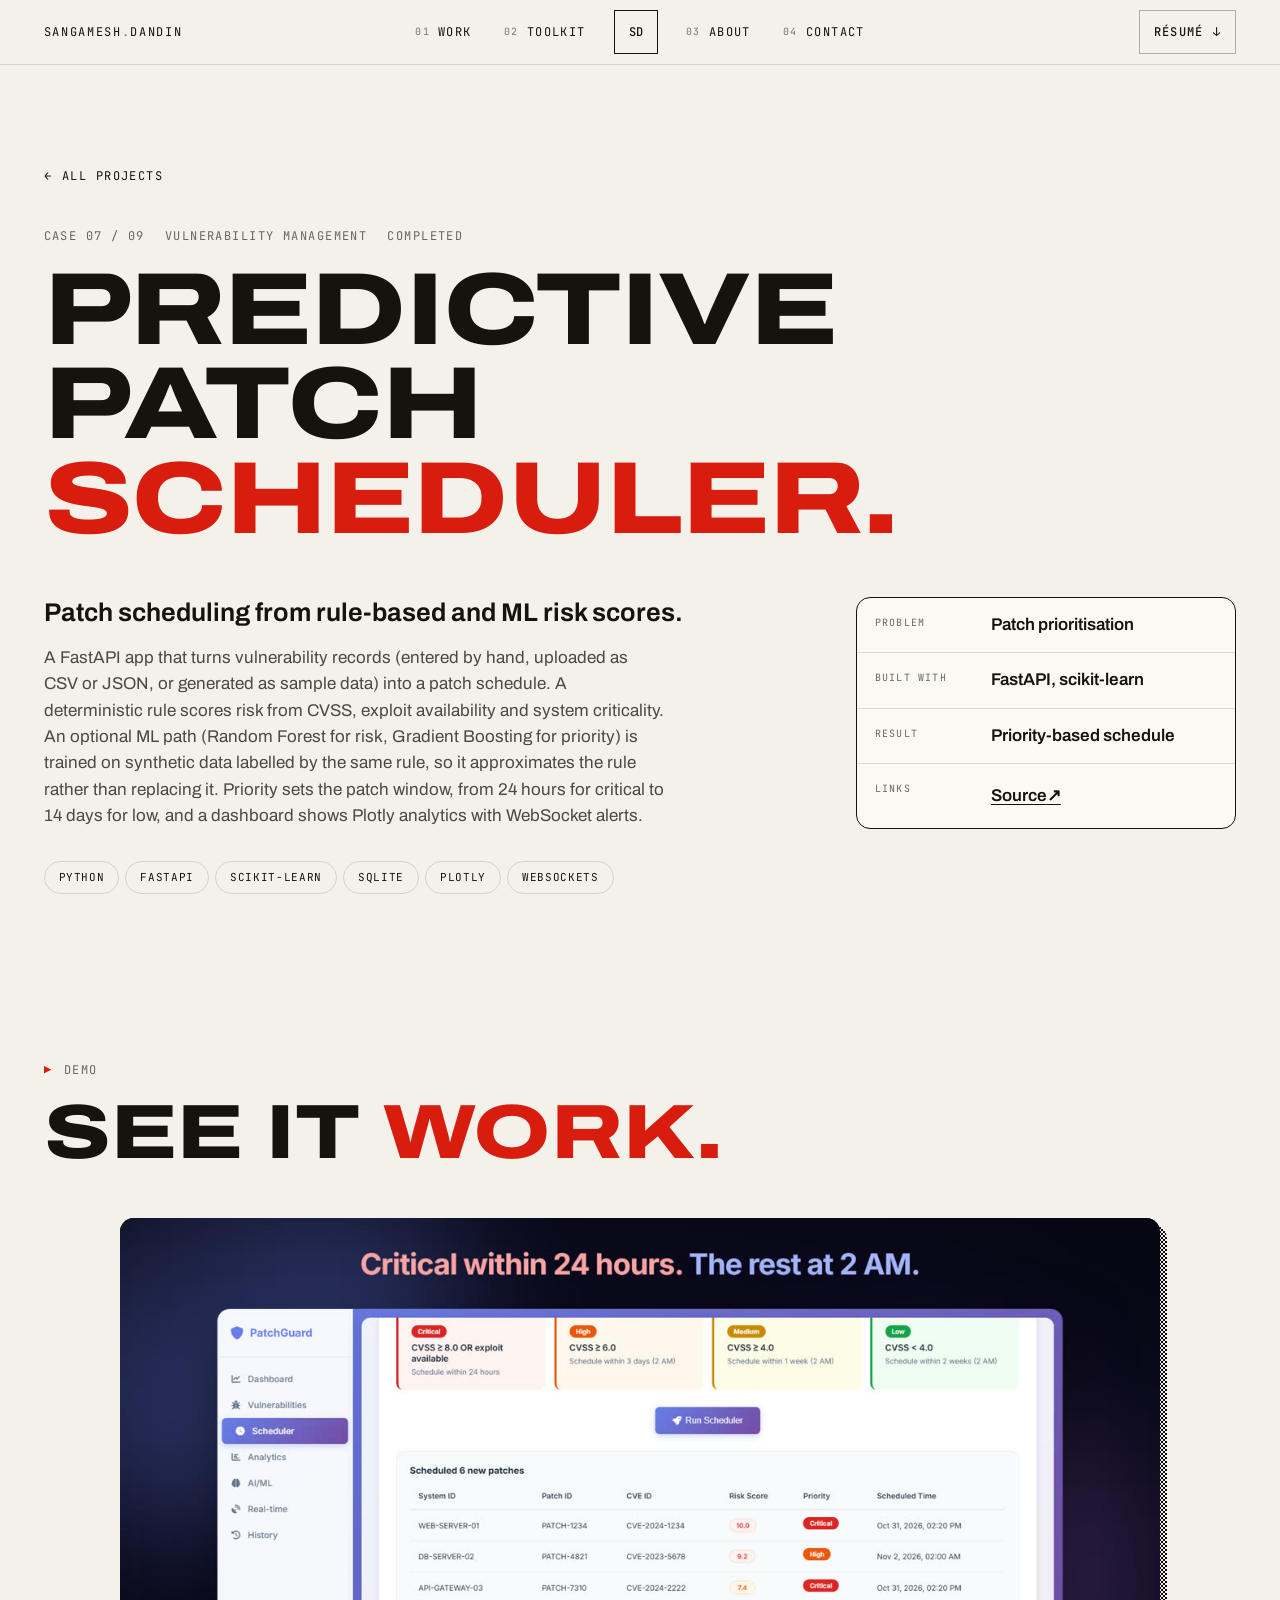
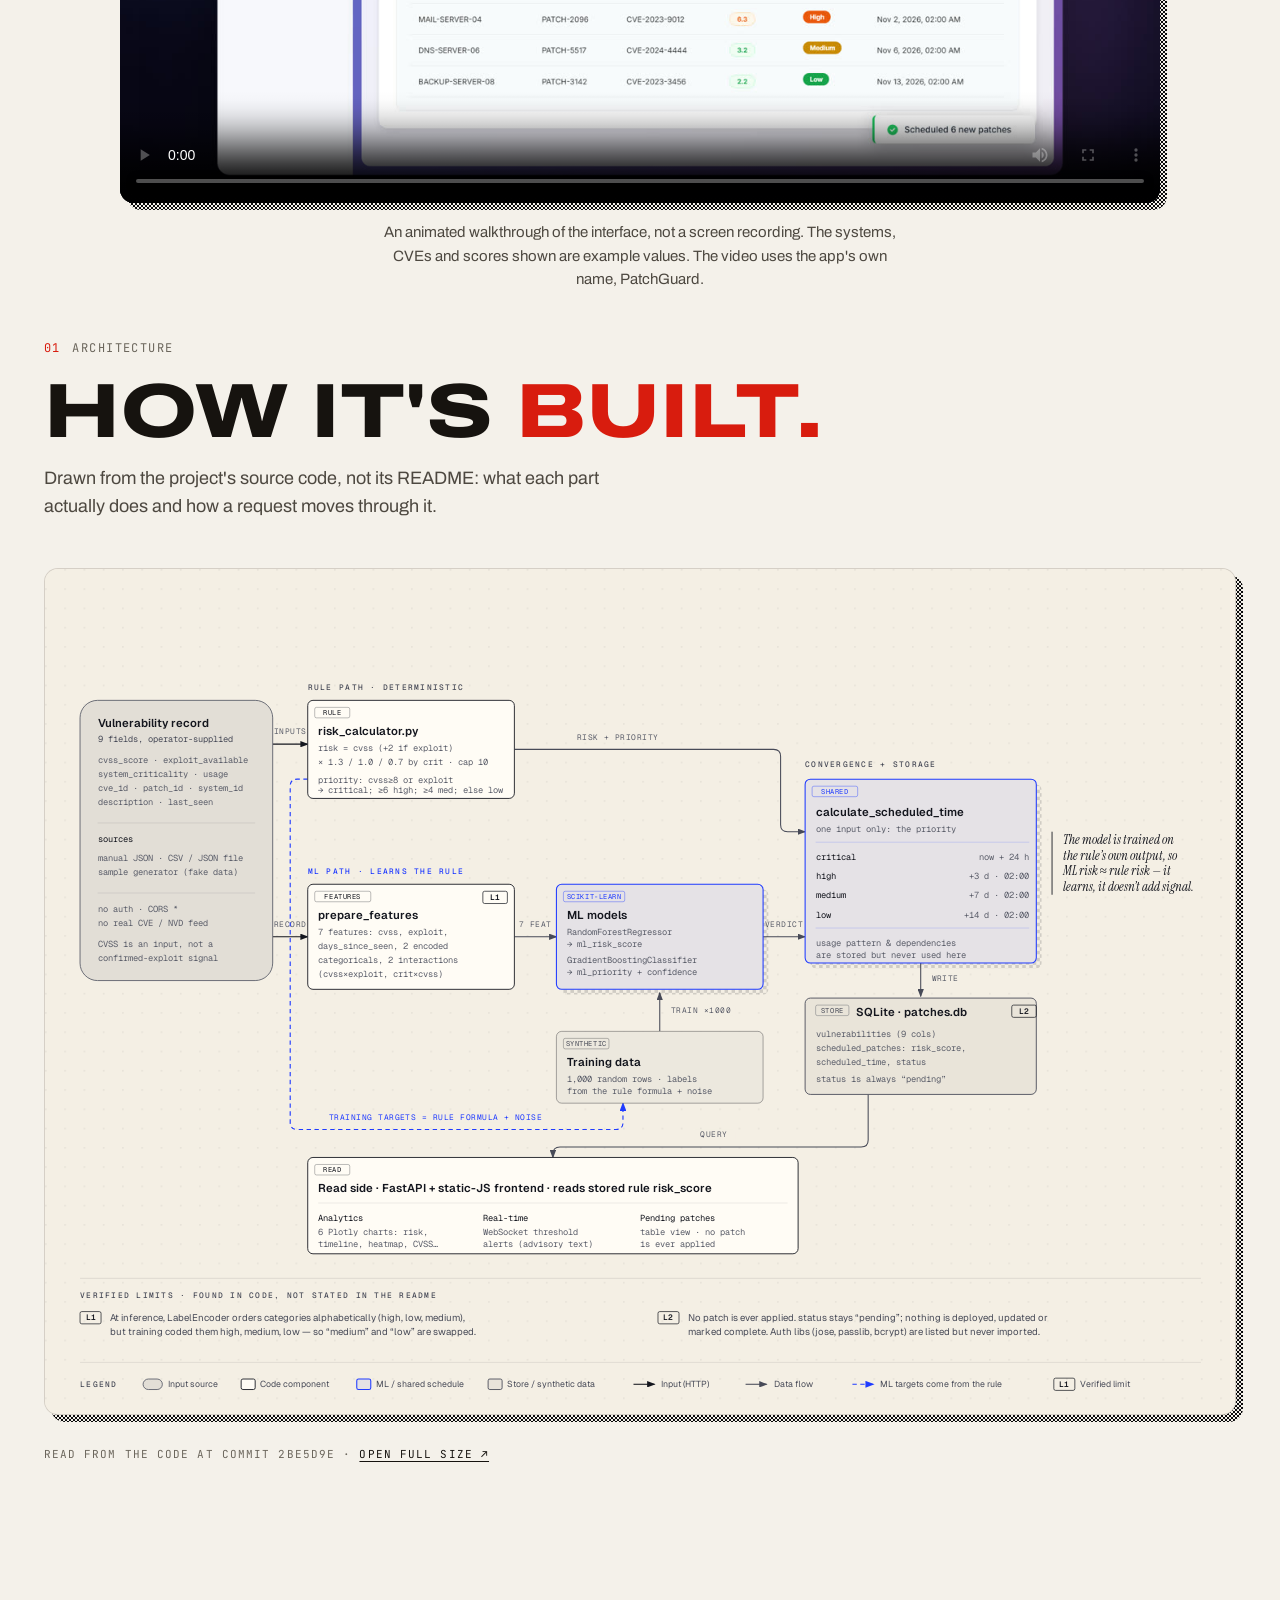
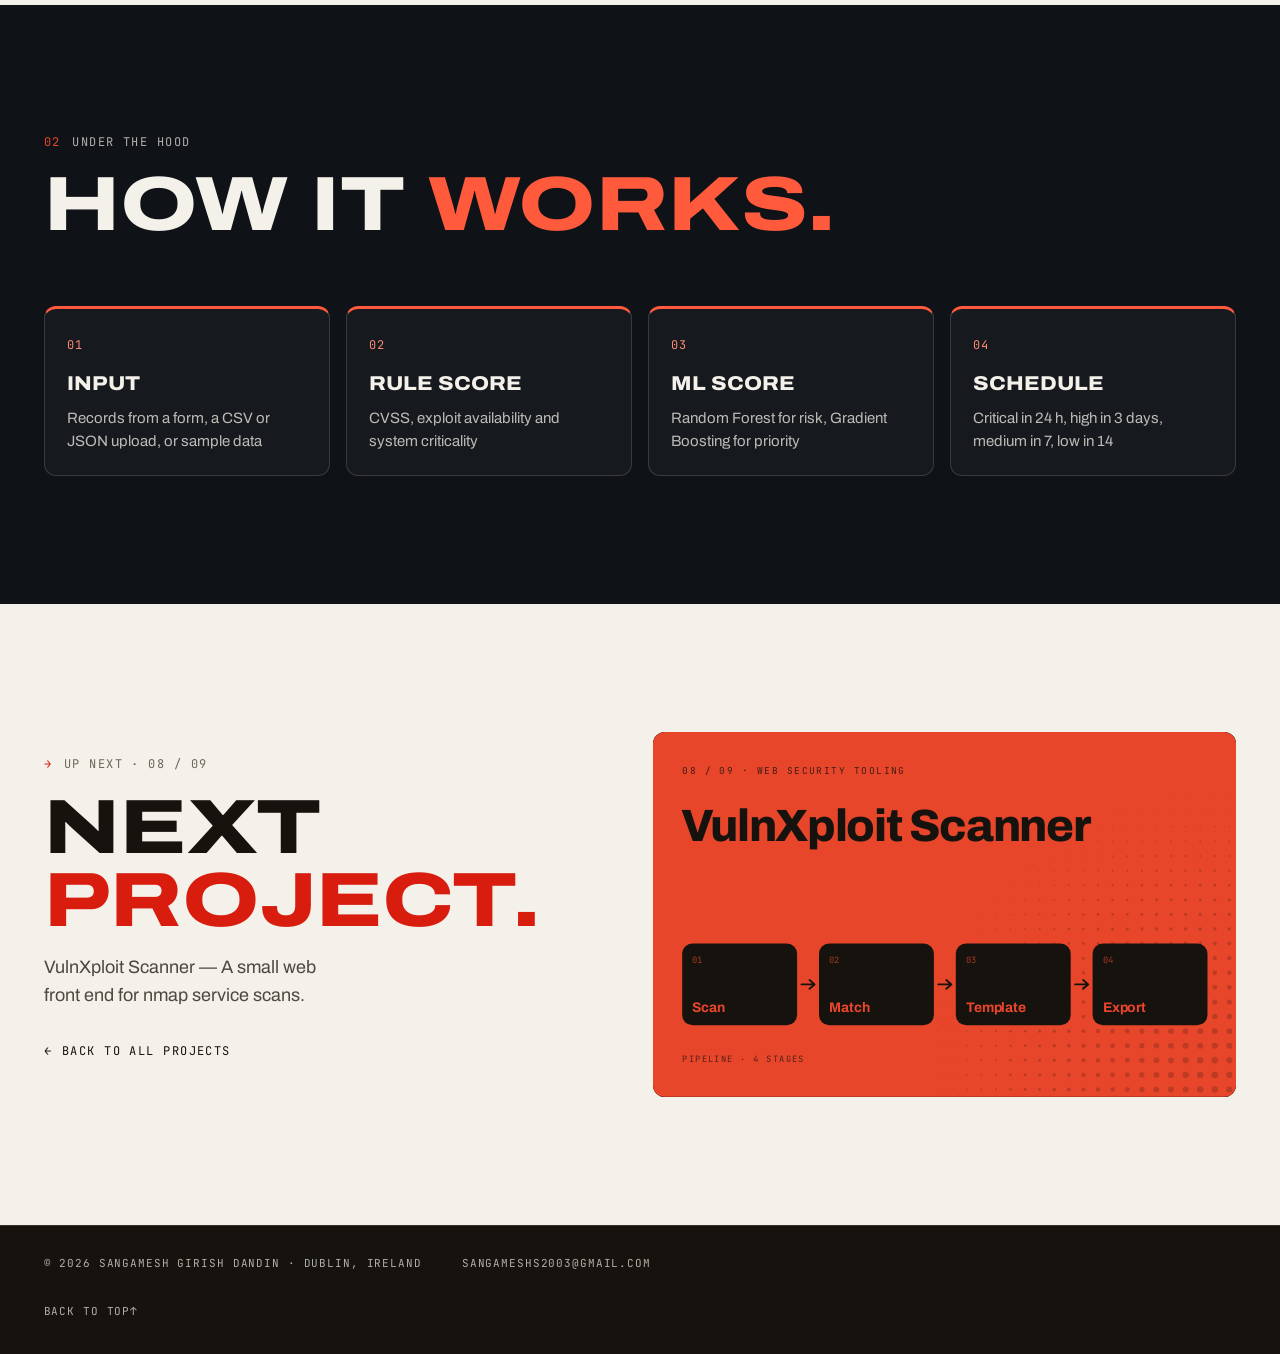
<file: work/predictive-patch-scheduler.html>
<!DOCTYPE html>
<html lang="en">
<head>
<meta charset="UTF-8">
<meta name="viewport" content="width=device-width, initial-scale=1">
<title>Predictive Patch Scheduler — Case study · Sangamesh Girish Dandin</title>
<meta name="description" content="Patch scheduling from rule-based and ML risk scores.">
<meta name="theme-color" content="#f4f1ea">
<link rel="icon" type="image/png" sizes="32x32" href="../images/favicon-32.png">
<link rel="icon" type="image/png" sizes="64x64" href="../images/favicon-64.png">
<link rel="apple-touch-icon" href="../images/apple-touch-icon.png">
<meta property="og:type" content="website">
<meta property="og:site_name" content="Sangamesh Girish Dandin">
<meta property="og:title" content="Predictive Patch Scheduler — Case study · Sangamesh Girish Dandin">
<meta property="og:description" content="Patch scheduling from rule-based and ML risk scores.">
<meta property="og:url" content="https://sangamesh-dev.github.io/work/predictive-patch-scheduler.html">
<meta property="og:image" content="https://sangamesh-dev.github.io/images/og-image.png">
<meta property="og:image:width" content="1200">
<meta property="og:image:height" content="630">
<meta name="twitter:card" content="summary_large_image">
<script>document.documentElement.classList.add('js');</script>
<link rel="preconnect" href="https://fonts.googleapis.com">
<link rel="preconnect" href="https://fonts.gstatic.com" crossorigin>
<link href="https://fonts.googleapis.com/css2?family=Archivo:wdth,wght@62..125,100..900&family=Big+Shoulders+Display:wght@100..900&family=JetBrains+Mono:wght@400;500&display=swap" rel="stylesheet">
<link rel="stylesheet" href="../styles.css?v=94">
</head>
<body id="top" class="page-case">
<!-- GENERATED by scripts/build.py from data/projects.json. Edit the data file, not this page. -->
<a class="skip-link" href="#main">Skip to content</a>
<header class="hdr" id="hdr">
  <div class="wrap hdr-inner">
    <a class="hdr-mark mono" href="../index.html">Sangamesh<span>.</span>Dandin</a>
    <nav class="hdr-nav" aria-label="Primary">
      <a href="../index.html#work"><span>01</span>Work</a>
      <a href="../index.html#toolkit"><span>02</span>Toolkit</a>
      <a class="hdr-logo" href="../index.html" aria-label="Home">SD</a>
      <a href="../index.html#about"><span>03</span>About</a>
      <a href="../index.html#contact"><span>04</span>Contact</a>
    </nav>
    <div class="hdr-tools">
      <a class="btn btn-ghost btn-sm" href="../Sangamesh_Dandin_Resume.pdf" download>Résumé <span aria-hidden="true">↓</span></a>
      <button type="button" class="btn btn-ghost btn-sm menu-btn" id="menu-btn" aria-expanded="false" aria-controls="menu">Menu</button>
    </div>
  </div>
  <div class="menu" id="menu" hidden>
    <nav class="wrap" aria-label="Mobile">
      <a href="../index.html#work"><span>01</span>Work</a>
      <a href="../index.html#toolkit"><span>02</span>Toolkit</a>
      <a href="../index.html#about"><span>03</span>About</a>
      <a href="../index.html#contact"><span>04</span>Contact</a>
      <a class="btn btn-solid" href="../Sangamesh_Dandin_Resume.pdf" download>Download résumé <span aria-hidden="true">↓</span></a>
    </nav>
  </div>
</header>

<main id="main">
  <section class="case-hero" data-tone="paper">
    <div class="wrap">
      <a class="back mono" href="../index.html#work"><span aria-hidden="true">←</span> All projects</a>
      <p class="case-kicker mono"><span>Case 07 / 09</span><span>Vulnerability management</span><span class="status" data-status="done">Completed</span></p>
      <h1 class="case-title" style="--longest:10">PREDICTIVE PATCH <span class="accent">SCHEDULER.</span></h1>
      <div class="case-hero-grid">
        <div class="case-intro">
          <p class="case-tagline">Patch scheduling from rule-based and ML risk scores.</p>
          <p>A FastAPI app that turns vulnerability records (entered by hand, uploaded as CSV or JSON, or generated as sample data) into a patch schedule. A deterministic rule scores risk from CVSS, exploit availability and system criticality. An optional ML path (Random Forest for risk, Gradient Boosting for priority) is trained on synthetic data labelled by the same rule, so it approximates the rule rather than replacing it. Priority sets the patch window, from 24 hours for critical to 14 days for low, and a dashboard shows Plotly analytics with WebSocket alerts.</p>
          
        </div>
        <dl class="case-meta">
          <div><dt>Problem</dt><dd>Patch prioritisation</dd></div>
          <div><dt>Built with</dt><dd>FastAPI, scikit-learn</dd></div>
          <div><dt>Result</dt><dd>Priority-based schedule</dd></div>
          <div><dt>Links</dt><dd class="case-links"><a class="case-link" href="https://github.com/Sangamesh-dev/Predictive-Patch-Scheduler" target="_blank" rel="noopener noreferrer">Source <span aria-hidden="true">↗</span></a></dd></div>
        </dl>
      </div>
      <ul class="tags tags-lg mono" aria-label="Technologies"><li>Python</li><li>FastAPI</li><li>scikit-learn</li><li>SQLite</li><li>Plotly</li><li>WebSockets</li></ul>
    </div>
  </section>


  <section class="case-demo" data-tone="paper" aria-labelledby="demo-title">
    <div class="wrap">
      <p class="eyebrow mono"><span>▶</span>Demo</p>
      <h2 class="case-h2" id="demo-title">See it <span class="accent">work.</span></h2>
      <figure class="cover-frame demo-lg">
        <video controls playsinline preload="metadata" poster="../images/video/predictive-patch-scheduler.jpg?v=94" aria-label="Predictive Patch Scheduler demo, an animated walkthrough with example values"><source src="../images/video/predictive-patch-scheduler.mp4?v=94" type="video/mp4"></video>
      </figure>
      <p class="demo-note">An animated walkthrough of the interface, not a screen recording. The systems, CVEs and scores shown are example values. The video uses the app&#x27;s own name, PatchGuard.</p>
    </div>
  </section>

  <section class="case-front" data-tone="paper" aria-labelledby="front-title">
    <div class="wrap">
      <p class="eyebrow mono"><span>01</span>Architecture</p>
      <h2 class="case-h2" id="front-title">How it's <span class="accent">built.</span></h2>
      <p class="diagram-lede">Drawn from the project's source code, not its README: what each part actually does and how a request moves through it.</p>
      <figure class="cover-frame diagram">
        <div class="diagram-scroll" tabindex="0" role="region" aria-label="Predictive Patch Scheduler architecture diagram (scrolls sideways on small screens)"><svg viewBox="0 0 1360 964" xmlns="http://www.w3.org/2000/svg" role="img" aria-labelledby="pps-risk-to-schedule-title pps-risk-to-schedule-desc" id="pps-risk-to-schedule-root">
        <title id="pps-risk-to-schedule-title">Predictive Patch Scheduler risk-to-schedule map</title>
        <desc id="pps-risk-to-schedule-desc">A vulnerability record from manual entry, CSV or a sample generator is scored two ways in parallel: a deterministic rule computes a risk score and priority from CVSS, exploit availability and system criticality, and a Random Forest plus Gradient Boosting model predicts a risk score and priority from seven features; the models are trained on synthetic data whose labels come from the same rule formula, so the two paths largely agree. Both feed a priority-only schedule-time function, results are stored in SQLite with status always pending, and analytics, real-time alerts and the pending-patch view read from the database. No patch is ever applied.</desc>
        <defs>
      <style>@import url('https://fonts.googleapis.com/css2?family=Instrument+Serif:ital@0;1&amp;family=Geist:wght@400;500;600&amp;family=Geist+Mono:wght@400;500;600&amp;family=Noto+Serif:ital@0;1&amp;family=Noto+Sans+KR:wght@400;500;600&amp;family=Noto+Serif+KR:wght@400&amp;family=Noto+Sans+TC:wght@400;500;600&amp;family=Noto+Serif+TC:wght@400&amp;display=swap');
      #pps-risk-to-schedule-root { --color-paper:       #f4efe4;
      --color-node:        #fffcf5;
      --color-ink:         #14161e;
      --color-muted:       #474a57;
      --color-soft:        #5b5e6a;
      --color-rule:        rgba(20,22,30,0.12);
      --color-accent:      #1f3bff;
      --font-sans:   'Geist', system-ui, sans-serif;
      --font-serif:  'Instrument Serif', 'Times New Roman', serif;
      --font-mono:   'Geist Mono', ui-monospace, Menlo, monospace; }
      #pps-risk-to-schedule-root { font-family: var(--font-sans); color: var(--color-ink); }
      #pps-risk-to-schedule-root .container { max-width: 1360px; margin: 0 auto; }
      #pps-risk-to-schedule-root .header-eyebrow { font-family: var(--font-mono);
      font-size: 0.66rem;
      font-weight: 500;
      letter-spacing: 0.18em;
      text-transform: uppercase;
      color: var(--color-muted);
      margin-bottom: 0.75rem; }
      #pps-risk-to-schedule-root .header-eyebrow b { color: var(--color-accent); font-weight: 500; }
      #pps-risk-to-schedule-root .subtitle { font-size: 1rem;
      line-height: 1.55;
      color: var(--color-muted);
      max-width: 74ch; }
      #pps-risk-to-schedule-root .subtitle code { font-family: var(--font-mono); font-size: 0.85em; color: var(--color-ink); }
      #pps-risk-to-schedule-root .diagram-container { width: 100%;
      overflow-x: auto;
      border-top: 1px solid var(--color-ink);
      border-bottom: 1px solid var(--color-rule); }
      @media print {
#pps-risk-to-schedule-root .diagram-container { overflow-x: visible; }
}
      #pps-risk-to-schedule-root .nm { font-family: var(--font-sans); font-weight: 600; font-size: 13px; fill: var(--color-ink); }
      #pps-risk-to-schedule-root .sb { font-family: var(--font-mono); font-size: 10px; fill: var(--color-muted); }
      #pps-risk-to-schedule-root .ln { font-family: var(--font-mono); font-size: 10px; fill: var(--color-soft); }
      #pps-risk-to-schedule-root .eb { font-family: var(--font-mono); font-size: 9px; font-weight: 500; letter-spacing: 0.16em; fill: var(--color-muted); }
      #pps-risk-to-schedule-root .al { font-family: var(--font-mono); font-size: 9px; letter-spacing: 0.06em; fill: var(--color-soft); }
      #pps-risk-to-schedule-root .tg { font-family: var(--font-mono); font-size: 8px; letter-spacing: 0.08em; }
      #pps-risk-to-schedule-root .lg { font-family: var(--font-sans); font-size: 10px; fill: var(--color-muted); }
      #pps-risk-to-schedule-root .ld { font-family: var(--font-sans); font-size: 11px; fill: var(--color-muted); }
      #pps-risk-to-schedule-root .mk { font-family: var(--font-mono); font-size: 9px; font-weight: 600; }
      #pps-risk-to-schedule-root .co { font-family: var(--font-serif); font-style: italic; font-size: 15px; fill: var(--color-ink); }</style>
          <pattern id="pps-risk-to-schedule-dots" width="22" height="22" patternUnits="userSpaceOnUse">
            <circle cx="1" cy="1" r="0.9" fill="#14161e" fill-opacity="0.14"/>
          </pattern>
          <pattern id="pps-risk-to-schedule-checker" width="8" height="8" patternUnits="userSpaceOnUse">
            <rect x="0" y="0" width="4" height="4" fill="#14161e"/>
            <rect x="4" y="4" width="4" height="4" fill="#14161e"/>
          </pattern>
          <marker id="pps-risk-to-schedule-arrow" markerWidth="8" markerHeight="6" refX="7" refY="3" orient="auto">
            <polygon points="0 0, 8 3, 0 6" fill="#474a57"/>
          </marker>
          <marker id="pps-risk-to-schedule-arrow-accent" markerWidth="8" markerHeight="6" refX="7" refY="3" orient="auto">
            <polygon points="0 0, 8 3, 0 6" fill="#1f3bff"/>
          </marker>
          <marker id="pps-risk-to-schedule-arrow-link" markerWidth="8" markerHeight="6" refX="7" refY="3" orient="auto">
            <polygon points="0 0, 8 3, 0 6" fill="#14161e"/>
          </marker>
        </defs>

        <rect width="100%" height="100%" fill="#f4efe4"/>
        <rect width="100%" height="100%" fill="url(#pps-risk-to-schedule-dots)" opacity="0.6"/>

        <!-- ── Lane labels ────────────────────────────────────────── -->
        <text x="300" y="138" class="eb">RULE PATH · DETERMINISTIC</text>
        <text x="300" y="348" class="eb" style="fill:#1f3bff">ML PATH · LEARNS THE RULE</text>
        <text x="868" y="226" class="eb">CONVERGENCE + STORAGE</text>

        <!-- =================================================================
             ARROWS
             ================================================================= -->

        <!-- A1 input → rule -->
        <line x1="260" y1="200" x2="300" y2="200" stroke="#14161e" stroke-width="1.2" marker-end="url(#pps-risk-to-schedule-arrow-link)"/>
        <rect x="260" y="180" width="40" height="12" rx="2" fill="#f4efe4"/>
        <text x="280" y="189" class="al" text-anchor="middle">INPUTS</text>

        <!-- A3 input → ML features -->
        <line x1="260" y1="420" x2="300" y2="420" stroke="#14161e" stroke-width="1.2" marker-end="url(#pps-risk-to-schedule-arrow-link)"/>
        <rect x="258" y="400" width="44" height="12" rx="2" fill="#f4efe4"/>
        <text x="280" y="409" class="al" text-anchor="middle">RECORD</text>

        <!-- A2 rule → scheduled_time (elbow up-right) -->
        <path d="M 536 206 L 832 206 Q 840 206 840 214 L 840 292 Q 840 300 848 300 L 868 300" fill="none" stroke="#474a57" stroke-width="1.2" marker-end="url(#pps-risk-to-schedule-arrow)"/>
        <rect x="606" y="186" width="96" height="12" rx="2" fill="#f4efe4"/>
        <text x="654" y="195" class="al" text-anchor="middle">RISK + PRIORITY</text>

        <!-- A4 features → models -->
        <line x1="536" y1="420" x2="584" y2="420" stroke="#474a57" stroke-width="1.2" marker-end="url(#pps-risk-to-schedule-arrow)"/>
        <rect x="538" y="400" width="44" height="12" rx="2" fill="#f4efe4"/>
        <text x="560" y="409" class="al" text-anchor="middle">7 FEAT</text>

        <!-- A5 models → scheduled_time -->
        <line x1="820" y1="420" x2="868" y2="420" stroke="#474a57" stroke-width="1.2" marker-end="url(#pps-risk-to-schedule-arrow)"/>
        <rect x="822" y="400" width="44" height="12" rx="2" fill="#f4efe4"/>
        <text x="844" y="409" class="al" text-anchor="middle">VERDICT</text>

        <!-- A6 synthetic → models (training) -->
        <line x1="702" y1="528" x2="702" y2="484" stroke="#474a57" stroke-width="1.2" marker-end="url(#pps-risk-to-schedule-arrow)"/>
        <rect x="710" y="498" width="78" height="12" rx="2" fill="#f4efe4"/>
        <text x="749" y="507" class="al" text-anchor="middle">TRAIN ×1000</text>

        <!-- A7 rule → synthetic (dashed accent: targets ARE the rule) -->
        <path d="M 300 240 L 288 240 Q 280 240 280 248 L 280 632 Q 280 640 288 640 L 652 640 Q 660 640 660 632 L 660 610" fill="none" stroke="#1f3bff" stroke-width="1.3" stroke-dasharray="5,4" marker-end="url(#pps-risk-to-schedule-arrow-accent)"/>
        <rect x="330" y="620" width="232" height="12" rx="2" fill="#f4efe4"/>
        <text x="446" y="629" class="al" text-anchor="middle" style="fill:#1f3bff">TRAINING TARGETS = RULE FORMULA + NOISE</text>

        <!-- A8 scheduled_time → SQLite -->
        <line x1="1000" y1="450" x2="1000" y2="488" stroke="#474a57" stroke-width="1.2" marker-end="url(#pps-risk-to-schedule-arrow)"/>
        <rect x="1008" y="462" width="40" height="12" rx="2" fill="#f4efe4"/>
        <text x="1028" y="471" class="al" text-anchor="middle">WRITE</text>

        <!-- A9 SQLite → reads -->
        <path d="M 940 600 L 940 652 Q 940 660 932 660 L 588 660 Q 580 660 580 668 L 580 672" fill="none" stroke="#474a57" stroke-width="1.2" marker-end="url(#pps-risk-to-schedule-arrow)"/>
        <rect x="740" y="640" width="48" height="12" rx="2" fill="#f4efe4"/>
        <text x="764" y="649" class="al" text-anchor="middle">QUERY</text>

        <!-- =================================================================
             NODES
             ================================================================= -->

        <!-- N1 Vulnerability record (input) -->
        <rect x="40" y="150" width="220" height="320" rx="20" fill="#f4efe4"/>
        <rect x="40" y="150" width="220" height="320" rx="20" fill="#474a57" stroke="#5b5e6a" stroke-width="1" fill-opacity="0.10"/>
        <text x="60" y="180" class="nm">Vulnerability record</text>
        <text x="60" y="198" class="sb">9 fields, operator-supplied</text>
        <text x="60" y="222" class="ln">cvss_score · exploit_available</text>
        <text x="60" y="238" class="ln">system_criticality · usage</text>
        <text x="60" y="254" class="ln">cve_id · patch_id · system_id</text>
        <text x="60" y="270" class="ln">description · last_seen</text>
        <line x1="60" y1="290" x2="240" y2="290" stroke="#14161e" stroke-width="0.8" stroke-opacity="0.12"/>
        <text x="60" y="312" class="sb" style="fill:#14161e">sources</text>
        <text x="60" y="334" class="ln">manual JSON · CSV / JSON file</text>
        <text x="60" y="350" class="ln">sample generator (fake data)</text>
        <line x1="60" y1="370" x2="240" y2="370" stroke="#14161e" stroke-width="0.8" stroke-opacity="0.12"/>
        <text x="60" y="392" class="ln">no auth · CORS *</text>
        <text x="60" y="408" class="ln">no real CVE / NVD feed</text>
        <text x="60" y="432" class="ln">CVSS is an input, not a</text>
        <text x="60" y="448" class="ln">confirmed-exploit signal</text>

        <!-- N2 risk_calculator (RULE) -->
        <rect x="300" y="150" width="236" height="112" rx="6" fill="#f4efe4"/>
        <rect x="300" y="150" width="236" height="112" rx="6" fill="#fffcf5" stroke="#14161e" stroke-width="1"/>
        <rect x="308" y="158" width="40" height="12" rx="2" fill="none" stroke="#14161e" stroke-width="0.8" stroke-opacity="0.40"/>
        <text x="328" y="167" class="tg" text-anchor="middle" fill="#14161e">RULE</text>
        <text x="312" y="190" class="nm">risk_calculator.py</text>
        <text x="312" y="208" class="ln">risk = cvss (+2 if exploit)</text>
        <text x="312" y="224" class="ln">× 1.3 / 1.0 / 0.7 by crit · cap 10</text>
        <text x="312" y="244" class="ln">priority: cvss≥8 or exploit</text>
        <text x="312" y="256" class="ln">→ critical; ≥6 high; ≥4 med; else low</text>

        <!-- N3 prepare_features (ML) -->
        <rect x="300" y="360" width="236" height="120" rx="6" fill="#f4efe4"/>
        <rect x="300" y="360" width="236" height="120" rx="6" fill="#fffcf5" stroke="#14161e" stroke-width="1"/>
        <rect x="308" y="368" width="64" height="12" rx="2" fill="none" stroke="#14161e" stroke-width="0.8" stroke-opacity="0.40"/>
        <text x="340" y="377" class="tg" text-anchor="middle" fill="#14161e">FEATURES</text>
        <rect x="500" y="368" width="28" height="14" rx="2" fill="none" stroke="#14161e" stroke-width="0.8"/>
        <text x="514" y="378" class="mk" text-anchor="middle" fill="#14161e">L1</text>
        <text x="312" y="400" class="nm">prepare_features</text>
        <text x="312" y="418" class="ln">7 features: cvss, exploit,</text>
        <text x="312" y="434" class="ln">days_since_seen, 2 encoded</text>
        <text x="312" y="450" class="ln">categoricals, 2 interactions</text>
        <text x="312" y="466" class="ln">(cvss×exploit, crit×cvss)</text>

        <!-- N4 ML models (focal) -->
        <rect x="590" y="366" width="236" height="120" rx="6" fill="url(#pps-risk-to-schedule-checker)" opacity="0.16"/>
        <rect x="584" y="360" width="236" height="120" rx="6" fill="#f4efe4"/>
        <rect x="584" y="360" width="236" height="120" rx="6" fill="#1f3bff" stroke="#1f3bff" stroke-width="1.2" fill-opacity="0.07"/>
        <rect x="592" y="368" width="70" height="12" rx="2" fill="none" stroke="#1f3bff" stroke-width="0.8" stroke-opacity="0.55"/>
        <text x="627" y="377" class="tg" text-anchor="middle" fill="#1f3bff">SCIKIT-LEARN</text>
        <text x="596" y="400" class="nm">ML models</text>
        <text x="596" y="418" class="ln">RandomForestRegressor</text>
        <text x="596" y="432" class="ln">  → ml_risk_score</text>
        <text x="596" y="450" class="ln">GradientBoostingClassifier</text>
        <text x="596" y="464" class="ln">  → ml_priority + confidence</text>

        <!-- N5 synthetic training -->
        <rect x="584" y="528" width="236" height="82" rx="6" fill="#f4efe4"/>
        <rect x="584" y="528" width="236" height="82" rx="6" fill="#14161e" stroke="#14161e" stroke-width="1" fill-opacity="0.03" stroke-opacity="0.40"/>
        <rect x="592" y="536" width="52" height="12" rx="2" fill="none" stroke="#14161e" stroke-width="0.8" stroke-opacity="0.40"/>
        <text x="618" y="545" class="tg" text-anchor="middle" fill="#474a57">SYNTHETIC</text>
        <text x="596" y="568" class="nm">Training data</text>
        <text x="596" y="586" class="ln">1,000 random rows · labels</text>
        <text x="596" y="600" class="ln">from the rule formula + noise</text>

        <!-- N6 scheduled_time (focal convergence) -->
        <rect x="874" y="246" width="264" height="210" rx="6" fill="url(#pps-risk-to-schedule-checker)" opacity="0.16"/>
        <rect x="868" y="240" width="264" height="210" rx="6" fill="#f4efe4"/>
        <rect x="868" y="240" width="264" height="210" rx="6" fill="#1f3bff" stroke="#1f3bff" stroke-width="1.2" fill-opacity="0.07"/>
        <rect x="876" y="248" width="52" height="12" rx="2" fill="none" stroke="#1f3bff" stroke-width="0.8" stroke-opacity="0.55"/>
        <text x="902" y="257" class="tg" text-anchor="middle" fill="#1f3bff">SHARED</text>
        <text x="880" y="282" class="nm">calculate_scheduled_time</text>
        <text x="880" y="300" class="ln">one input only: the priority</text>
        <line x1="880" y1="312" x2="1124" y2="312" stroke="#1f3bff" stroke-width="0.8" stroke-opacity="0.22"/>
        <text x="880" y="332" class="sb" style="fill:#14161e">critical</text><text x="1124" y="332" class="ln" text-anchor="end">now + 24 h</text>
        <text x="880" y="354" class="sb" style="fill:#14161e">high</text><text x="1124" y="354" class="ln" text-anchor="end">+3 d · 02:00</text>
        <text x="880" y="376" class="sb" style="fill:#14161e">medium</text><text x="1124" y="376" class="ln" text-anchor="end">+7 d · 02:00</text>
        <text x="880" y="398" class="sb" style="fill:#14161e">low</text><text x="1124" y="398" class="ln" text-anchor="end">+14 d · 02:00</text>
        <line x1="880" y1="410" x2="1124" y2="410" stroke="#1f3bff" stroke-width="0.8" stroke-opacity="0.22"/>
        <text x="880" y="430" class="ln">usage pattern &amp; dependencies</text>
        <text x="880" y="444" class="ln">are stored but never used here</text>

        <!-- N7 SQLite -->
        <rect x="868" y="490" width="264" height="110" rx="6" fill="#f4efe4"/>
        <rect x="868" y="490" width="264" height="110" rx="6" fill="#14161e" stroke="#474a57" stroke-width="1" fill-opacity="0.05"/>
        <rect x="880" y="498" width="38" height="12" rx="2" fill="none" stroke="#474a57" stroke-width="0.8" stroke-opacity="0.50"/>
        <text x="899" y="507" class="tg" text-anchor="middle" fill="#474a57">STORE</text>
        <rect x="1104" y="498" width="28" height="14" rx="2" fill="none" stroke="#14161e" stroke-width="0.8"/>
        <text x="1118" y="508" class="mk" text-anchor="middle" fill="#14161e">L2</text>
        <text x="926" y="510" class="nm">SQLite · patches.db</text>
        <text x="880" y="534" class="ln">vulnerabilities (9 cols)</text>
        <text x="880" y="550" class="ln">scheduled_patches: risk_score,</text>
        <text x="880" y="566" class="ln">scheduled_time, status</text>
        <text x="880" y="586" class="ln">status is always “pending”</text>

        <!-- N8 reads -->
        <rect x="300" y="672" width="560" height="110" rx="6" fill="#f4efe4"/>
        <rect x="300" y="672" width="560" height="110" rx="6" fill="#fffcf5" stroke="#14161e" stroke-width="1"/>
        <rect x="308" y="680" width="40" height="12" rx="2" fill="none" stroke="#14161e" stroke-width="0.8" stroke-opacity="0.40"/>
        <text x="328" y="689" class="tg" text-anchor="middle" fill="#14161e">READ</text>
        <text x="312" y="712" class="nm">Read side · FastAPI + static-JS frontend · reads stored rule risk_score</text>
        <line x1="312" y1="724" x2="848" y2="724" stroke="#14161e" stroke-width="0.8" stroke-opacity="0.10"/>
        <text x="312" y="744" class="sb" style="fill:#14161e">Analytics</text>
        <text x="312" y="760" class="ln">6 Plotly charts: risk,</text>
        <text x="312" y="774" class="ln">timeline, heatmap, CVSS…</text>
        <text x="500" y="744" class="sb" style="fill:#14161e">Real-time</text>
        <text x="500" y="760" class="ln">WebSocket threshold</text>
        <text x="500" y="774" class="ln">alerts (advisory text)</text>
        <text x="680" y="744" class="sb" style="fill:#14161e">Pending patches</text>
        <text x="680" y="760" class="ln">table view · no patch</text>
        <text x="680" y="774" class="ln">is ever applied</text>

        <!-- Editorial callouts -->
        <line x1="1150" y1="300" x2="1150" y2="372" stroke="#14161e" stroke-width="1"/>
        <text x="1162" y="314" class="co">The model is trained on</text>
        <text x="1162" y="332" class="co">the rule’s own output, so</text>
        <text x="1162" y="350" class="co">ML risk ≈ rule risk — it</text>
        <text x="1162" y="368" class="co">learns, it doesn’t add signal.</text>

        <!-- =================================================================
             LEDGER
             ================================================================= -->
        <line x1="40" y1="810" x2="1320" y2="810" stroke="#14161e" stroke-width="0.8" stroke-opacity="0.14"/>
        <text x="40" y="832" class="eb">VERIFIED LIMITS · FOUND IN CODE, NOT STATED IN THE README</text>

        <rect x="40" y="848" width="24" height="14" rx="2" fill="none" stroke="#14161e" stroke-width="0.8"/>
        <text x="52" y="858" class="mk" text-anchor="middle" fill="#14161e">L1</text>
        <text x="74" y="859" class="ld">At inference, LabelEncoder orders categories alphabetically (high, low, medium),</text>
        <text x="74" y="875" class="ld">but training coded them high, medium, low — so “medium” and “low” are swapped.</text>

        <rect x="700" y="848" width="24" height="14" rx="2" fill="none" stroke="#14161e" stroke-width="0.8"/>
        <text x="712" y="858" class="mk" text-anchor="middle" fill="#14161e">L2</text>
        <text x="734" y="859" class="ld">No patch is ever applied. status stays “pending”; nothing is deployed, updated or</text>
        <text x="734" y="875" class="ld">marked complete. Auth libs (jose, passlib, bcrypt) are listed but never imported.</text>

        <!-- =================================================================
             LEGEND
             ================================================================= -->
        <line x1="40" y1="906" x2="1320" y2="906" stroke="#14161e" stroke-width="0.8" stroke-opacity="0.12"/>
        <text x="40" y="934" class="eb">LEGEND</text>

        <rect x="112" y="925" width="22" height="12" rx="6" fill="#474a57" stroke="#5b5e6a" stroke-width="1" fill-opacity="0.10"/>
        <text x="140" y="934" class="lg">Input source</text>

        <rect x="224" y="925" width="16" height="12" rx="2" fill="#fffcf5" stroke="#14161e" stroke-width="1"/>
        <text x="246" y="934" class="lg">Code component</text>

        <rect x="356" y="925" width="16" height="12" rx="2" fill="#1f3bff" stroke="#1f3bff" stroke-width="1.2" fill-opacity="0.07"/>
        <text x="378" y="934" class="lg">ML / shared schedule</text>

        <rect x="506" y="925" width="16" height="12" rx="2" fill="#14161e" stroke="#474a57" stroke-width="1" fill-opacity="0.05"/>
        <text x="528" y="934" class="lg">Store / synthetic data</text>

        <line x1="672" y1="931" x2="696" y2="931" stroke="#14161e" stroke-width="1.2" marker-end="url(#pps-risk-to-schedule-arrow-link)"/>
        <text x="704" y="934" class="lg">Input (HTTP)</text>

        <line x1="800" y1="931" x2="824" y2="931" stroke="#474a57" stroke-width="1.2" marker-end="url(#pps-risk-to-schedule-arrow)"/>
        <text x="832" y="934" class="lg">Data flow</text>

        <line x1="922" y1="931" x2="946" y2="931" stroke="#1f3bff" stroke-width="1.3" stroke-dasharray="5,4" marker-end="url(#pps-risk-to-schedule-arrow-accent)"/>
        <text x="954" y="934" class="lg">ML targets come from the rule</text>

        <rect x="1152" y="924" width="24" height="14" rx="2" fill="none" stroke="#14161e" stroke-width="0.8"/>
        <text x="1164" y="934" class="mk" text-anchor="middle" fill="#14161e">L1</text>
        <text x="1182" y="934" class="lg">Verified limit</text>
      </svg>
</div>
      </figure>
      <p class="diagram-meta mono">Read from the code at commit 2be5d9e · <a href="../images/architecture/predictive-patch-scheduler.svg" target="_blank" rel="noopener">Open full size ↗</a></p>
    </div>
  </section>

  <section class="case-back" data-tone="ink" aria-labelledby="back-title">
    <div class="wrap">
      <p class="eyebrow mono"><span>02</span>Under the hood</p>
      <h2 class="case-h2" id="back-title">How it <span class="accent">works.</span></h2>
      <ol class="pipeline"><li class="step"><span class="step-n mono">01</span><h3 class="step-t">Input</h3><p>Records from a form, a CSV or JSON upload, or sample data</p></li><li class="step"><span class="step-n mono">02</span><h3 class="step-t">Rule score</h3><p>CVSS, exploit availability and system criticality</p></li><li class="step"><span class="step-n mono">03</span><h3 class="step-t">ML score</h3><p>Random Forest for risk, Gradient Boosting for priority</p></li><li class="step"><span class="step-n mono">04</span><h3 class="step-t">Schedule</h3><p>Critical in 24 h, high in 3 days, medium in 7, low in 14</p></li></ol>
      
    </div>
  </section>

  <section class="case-next" data-tone="paper" aria-labelledby="next-title">
    <div class="wrap case-next-grid">
      <div>
        <p class="eyebrow mono"><span>→</span>Up next · 08 / 09</p>
        <h2 class="case-h2 next-h2" id="next-title"><a href="vulnxploit-scanner.html">Next <span class="accent">project.</span></a></h2>
        <p class="next-name">VulnXploit Scanner — A small web front end for nmap service scans.</p>
        <a class="back mono" href="../index.html#work"><span aria-hidden="true">←</span> Back to all projects</a>
      </div>
      <a class="next-media rail-media" href="vulnxploit-scanner.html" tabindex="-1" aria-hidden="true">
        <span class="rail-shot"><svg class="cover" viewBox="0 0 800 500" role="img" aria-label="VulnXploit Scanner pipeline: Scan, Match, Template, Export">
  <rect width="800" height="500" fill="#e8462a"/>
  <g fill="#16130f" opacity=".2"><circle cx="690" cy="90" r="0.5"/><circle cx="710" cy="90" r="0.6"/><circle cx="730" cy="90" r="0.6"/><circle cx="750" cy="90" r="0.6"/><circle cx="770" cy="90" r="0.6"/><circle cx="790" cy="90" r="0.6"/><circle cx="630" cy="110" r="0.6"/><circle cx="650" cy="110" r="0.6"/><circle cx="670" cy="110" r="0.7"/><circle cx="690" cy="110" r="0.7"/><circle cx="710" cy="110" r="0.8"/><circle cx="730" cy="110" r="0.8"/><circle cx="750" cy="110" r="0.8"/><circle cx="770" cy="110" r="0.8"/><circle cx="790" cy="110" r="0.8"/><circle cx="570" cy="130" r="0.5"/><circle cx="590" cy="130" r="0.6"/><circle cx="610" cy="130" r="0.7"/><circle cx="630" cy="130" r="0.8"/><circle cx="650" cy="130" r="0.8"/><circle cx="670" cy="130" r="0.9"/><circle cx="690" cy="130" r="0.9"/><circle cx="710" cy="130" r="1.0"/><circle cx="730" cy="130" r="1.0"/><circle cx="750" cy="130" r="1.0"/><circle cx="770" cy="130" r="1.0"/><circle cx="790" cy="130" r="1.0"/><circle cx="550" cy="150" r="0.6"/><circle cx="570" cy="150" r="0.7"/><circle cx="590" cy="150" r="0.8"/><circle cx="610" cy="150" r="0.9"/><circle cx="630" cy="150" r="1.0"/><circle cx="650" cy="150" r="1.0"/><circle cx="670" cy="150" r="1.1"/><circle cx="690" cy="150" r="1.2"/><circle cx="710" cy="150" r="1.2"/><circle cx="730" cy="150" r="1.2"/><circle cx="750" cy="150" r="1.2"/><circle cx="770" cy="150" r="1.2"/><circle cx="790" cy="150" r="1.2"/><circle cx="530" cy="170" r="0.6"/><circle cx="550" cy="170" r="0.7"/><circle cx="570" cy="170" r="0.9"/><circle cx="590" cy="170" r="1.0"/><circle cx="610" cy="170" r="1.1"/><circle cx="630" cy="170" r="1.2"/><circle cx="650" cy="170" r="1.2"/><circle cx="670" cy="170" r="1.3"/><circle cx="690" cy="170" r="1.4"/><circle cx="710" cy="170" r="1.4"/><circle cx="730" cy="170" r="1.4"/><circle cx="750" cy="170" r="1.4"/><circle cx="770" cy="170" r="1.4"/><circle cx="790" cy="170" r="1.4"/><circle cx="490" cy="190" r="0.5"/><circle cx="510" cy="190" r="0.6"/><circle cx="530" cy="190" r="0.8"/><circle cx="550" cy="190" r="0.9"/><circle cx="570" cy="190" r="1.0"/><circle cx="590" cy="190" r="1.2"/><circle cx="610" cy="190" r="1.3"/><circle cx="630" cy="190" r="1.4"/><circle cx="650" cy="190" r="1.4"/><circle cx="670" cy="190" r="1.5"/><circle cx="690" cy="190" r="1.6"/><circle cx="710" cy="190" r="1.6"/><circle cx="730" cy="190" r="1.6"/><circle cx="750" cy="190" r="1.7"/><circle cx="770" cy="190" r="1.7"/><circle cx="790" cy="190" r="1.6"/><circle cx="470" cy="210" r="0.5"/><circle cx="490" cy="210" r="0.7"/><circle cx="510" cy="210" r="0.8"/><circle cx="530" cy="210" r="0.9"/><circle cx="550" cy="210" r="1.1"/><circle cx="570" cy="210" r="1.2"/><circle cx="590" cy="210" r="1.3"/><circle cx="610" cy="210" r="1.4"/><circle cx="630" cy="210" r="1.5"/><circle cx="650" cy="210" r="1.6"/><circle cx="670" cy="210" r="1.7"/><circle cx="690" cy="210" r="1.8"/><circle cx="710" cy="210" r="1.8"/><circle cx="730" cy="210" r="1.8"/><circle cx="750" cy="210" r="1.9"/><circle cx="770" cy="210" r="1.9"/><circle cx="790" cy="210" r="1.8"/><circle cx="470" cy="230" r="0.6"/><circle cx="490" cy="230" r="0.8"/><circle cx="510" cy="230" r="1.0"/><circle cx="530" cy="230" r="1.1"/><circle cx="550" cy="230" r="1.2"/><circle cx="570" cy="230" r="1.4"/><circle cx="590" cy="230" r="1.5"/><circle cx="610" cy="230" r="1.6"/><circle cx="630" cy="230" r="1.7"/><circle cx="650" cy="230" r="1.8"/><circle cx="670" cy="230" r="1.9"/><circle cx="690" cy="230" r="2.0"/><circle cx="710" cy="230" r="2.0"/><circle cx="730" cy="230" r="2.1"/><circle cx="750" cy="230" r="2.1"/><circle cx="770" cy="230" r="2.1"/><circle cx="790" cy="230" r="2.1"/><circle cx="450" cy="250" r="0.6"/><circle cx="470" cy="250" r="0.8"/><circle cx="490" cy="250" r="0.9"/><circle cx="510" cy="250" r="1.1"/><circle cx="530" cy="250" r="1.2"/><circle cx="550" cy="250" r="1.4"/><circle cx="570" cy="250" r="1.5"/><circle cx="590" cy="250" r="1.7"/><circle cx="610" cy="250" r="1.8"/><circle cx="630" cy="250" r="1.9"/><circle cx="650" cy="250" r="2.0"/><circle cx="670" cy="250" r="2.1"/><circle cx="690" cy="250" r="2.2"/><circle cx="710" cy="250" r="2.2"/><circle cx="730" cy="250" r="2.3"/><circle cx="750" cy="250" r="2.3"/><circle cx="770" cy="250" r="2.3"/><circle cx="790" cy="250" r="2.3"/><circle cx="430" cy="270" r="0.5"/><circle cx="450" cy="270" r="0.7"/><circle cx="470" cy="270" r="0.9"/><circle cx="490" cy="270" r="1.1"/><circle cx="510" cy="270" r="1.2"/><circle cx="530" cy="270" r="1.4"/><circle cx="550" cy="270" r="1.5"/><circle cx="570" cy="270" r="1.7"/><circle cx="590" cy="270" r="1.8"/><circle cx="610" cy="270" r="2.0"/><circle cx="630" cy="270" r="2.1"/><circle cx="650" cy="270" r="2.2"/><circle cx="670" cy="270" r="2.3"/><circle cx="690" cy="270" r="2.4"/><circle cx="710" cy="270" r="2.4"/><circle cx="730" cy="270" r="2.5"/><circle cx="750" cy="270" r="2.5"/><circle cx="770" cy="270" r="2.5"/><circle cx="790" cy="270" r="2.5"/><circle cx="430" cy="290" r="0.6"/><circle cx="450" cy="290" r="0.8"/><circle cx="470" cy="290" r="1.0"/><circle cx="490" cy="290" r="1.2"/><circle cx="510" cy="290" r="1.4"/><circle cx="530" cy="290" r="1.5"/><circle cx="550" cy="290" r="1.7"/><circle cx="570" cy="290" r="1.8"/><circle cx="590" cy="290" r="2.0"/><circle cx="610" cy="290" r="2.1"/><circle cx="630" cy="290" r="2.3"/><circle cx="650" cy="290" r="2.4"/><circle cx="670" cy="290" r="2.5"/><circle cx="690" cy="290" r="2.6"/><circle cx="710" cy="290" r="2.6"/><circle cx="730" cy="290" r="2.7"/><circle cx="750" cy="290" r="2.7"/><circle cx="770" cy="290" r="2.7"/><circle cx="790" cy="290" r="2.7"/><circle cx="410" cy="310" r="0.5"/><circle cx="430" cy="310" r="0.7"/><circle cx="450" cy="310" r="0.9"/><circle cx="470" cy="310" r="1.1"/><circle cx="490" cy="310" r="1.3"/><circle cx="510" cy="310" r="1.5"/><circle cx="530" cy="310" r="1.7"/><circle cx="550" cy="310" r="1.8"/><circle cx="570" cy="310" r="2.0"/><circle cx="590" cy="310" r="2.1"/><circle cx="610" cy="310" r="2.3"/><circle cx="630" cy="310" r="2.4"/><circle cx="650" cy="310" r="2.6"/><circle cx="670" cy="310" r="2.7"/><circle cx="690" cy="310" r="2.8"/><circle cx="710" cy="310" r="2.8"/><circle cx="730" cy="310" r="2.9"/><circle cx="750" cy="310" r="2.9"/><circle cx="770" cy="310" r="2.9"/><circle cx="790" cy="310" r="2.9"/><circle cx="410" cy="330" r="0.6"/><circle cx="430" cy="330" r="0.8"/><circle cx="450" cy="330" r="1.0"/><circle cx="470" cy="330" r="1.2"/><circle cx="490" cy="330" r="1.4"/><circle cx="510" cy="330" r="1.6"/><circle cx="530" cy="330" r="1.8"/><circle cx="550" cy="330" r="1.9"/><circle cx="570" cy="330" r="2.1"/><circle cx="590" cy="330" r="2.3"/><circle cx="610" cy="330" r="2.4"/><circle cx="630" cy="330" r="2.6"/><circle cx="650" cy="330" r="2.7"/><circle cx="670" cy="330" r="2.8"/><circle cx="690" cy="330" r="3.0"/><circle cx="710" cy="330" r="3.0"/><circle cx="730" cy="330" r="3.1"/><circle cx="750" cy="330" r="3.1"/><circle cx="770" cy="330" r="3.1"/><circle cx="790" cy="330" r="3.1"/><circle cx="390" cy="350" r="0.5"/><circle cx="410" cy="350" r="0.7"/><circle cx="430" cy="350" r="0.9"/><circle cx="450" cy="350" r="1.1"/><circle cx="470" cy="350" r="1.3"/><circle cx="490" cy="350" r="1.5"/><circle cx="510" cy="350" r="1.7"/><circle cx="530" cy="350" r="1.9"/><circle cx="550" cy="350" r="2.1"/><circle cx="570" cy="350" r="2.2"/><circle cx="590" cy="350" r="2.4"/><circle cx="610" cy="350" r="2.6"/><circle cx="630" cy="350" r="2.7"/><circle cx="650" cy="350" r="2.9"/><circle cx="670" cy="350" r="3.0"/><circle cx="690" cy="350" r="3.1"/><circle cx="710" cy="350" r="3.2"/><circle cx="730" cy="350" r="3.3"/><circle cx="750" cy="350" r="3.3"/><circle cx="770" cy="350" r="3.3"/><circle cx="790" cy="350" r="3.3"/><circle cx="390" cy="370" r="0.6"/><circle cx="410" cy="370" r="0.8"/><circle cx="430" cy="370" r="1.0"/><circle cx="450" cy="370" r="1.2"/><circle cx="470" cy="370" r="1.4"/><circle cx="490" cy="370" r="1.6"/><circle cx="510" cy="370" r="1.8"/><circle cx="530" cy="370" r="2.0"/><circle cx="550" cy="370" r="2.2"/><circle cx="570" cy="370" r="2.3"/><circle cx="590" cy="370" r="2.5"/><circle cx="610" cy="370" r="2.7"/><circle cx="630" cy="370" r="2.9"/><circle cx="650" cy="370" r="3.0"/><circle cx="670" cy="370" r="3.2"/><circle cx="690" cy="370" r="3.3"/><circle cx="710" cy="370" r="3.4"/><circle cx="730" cy="370" r="3.5"/><circle cx="750" cy="370" r="3.5"/><circle cx="770" cy="370" r="3.5"/><circle cx="790" cy="370" r="3.5"/><circle cx="390" cy="390" r="0.6"/><circle cx="410" cy="390" r="0.8"/><circle cx="430" cy="390" r="1.0"/><circle cx="450" cy="390" r="1.2"/><circle cx="470" cy="390" r="1.4"/><circle cx="490" cy="390" r="1.6"/><circle cx="510" cy="390" r="1.8"/><circle cx="530" cy="390" r="2.0"/><circle cx="550" cy="390" r="2.2"/><circle cx="570" cy="390" r="2.4"/><circle cx="590" cy="390" r="2.6"/><circle cx="610" cy="390" r="2.8"/><circle cx="630" cy="390" r="3.0"/><circle cx="650" cy="390" r="3.2"/><circle cx="670" cy="390" r="3.3"/><circle cx="690" cy="390" r="3.5"/><circle cx="710" cy="390" r="3.6"/><circle cx="730" cy="390" r="3.7"/><circle cx="750" cy="390" r="3.8"/><circle cx="770" cy="390" r="3.8"/><circle cx="790" cy="390" r="3.7"/><circle cx="390" cy="410" r="0.7"/><circle cx="410" cy="410" r="0.9"/><circle cx="430" cy="410" r="1.1"/><circle cx="450" cy="410" r="1.3"/><circle cx="470" cy="410" r="1.5"/><circle cx="490" cy="410" r="1.7"/><circle cx="510" cy="410" r="1.9"/><circle cx="530" cy="410" r="2.1"/><circle cx="550" cy="410" r="2.3"/><circle cx="570" cy="410" r="2.5"/><circle cx="590" cy="410" r="2.7"/><circle cx="610" cy="410" r="2.9"/><circle cx="630" cy="410" r="3.1"/><circle cx="650" cy="410" r="3.3"/><circle cx="670" cy="410" r="3.5"/><circle cx="690" cy="410" r="3.6"/><circle cx="710" cy="410" r="3.8"/><circle cx="730" cy="410" r="3.9"/><circle cx="750" cy="410" r="4.0"/><circle cx="770" cy="410" r="4.0"/><circle cx="790" cy="410" r="3.9"/><circle cx="390" cy="430" r="0.7"/><circle cx="410" cy="430" r="0.9"/><circle cx="430" cy="430" r="1.1"/><circle cx="450" cy="430" r="1.3"/><circle cx="470" cy="430" r="1.5"/><circle cx="490" cy="430" r="1.7"/><circle cx="510" cy="430" r="1.9"/><circle cx="530" cy="430" r="2.1"/><circle cx="550" cy="430" r="2.3"/><circle cx="570" cy="430" r="2.6"/><circle cx="590" cy="430" r="2.8"/><circle cx="610" cy="430" r="3.0"/><circle cx="630" cy="430" r="3.2"/><circle cx="650" cy="430" r="3.4"/><circle cx="670" cy="430" r="3.6"/><circle cx="690" cy="430" r="3.8"/><circle cx="710" cy="430" r="3.9"/><circle cx="730" cy="430" r="4.1"/><circle cx="750" cy="430" r="4.2"/><circle cx="770" cy="430" r="4.2"/><circle cx="790" cy="430" r="4.1"/><circle cx="390" cy="450" r="0.7"/><circle cx="410" cy="450" r="0.9"/><circle cx="430" cy="450" r="1.1"/><circle cx="450" cy="450" r="1.3"/><circle cx="470" cy="450" r="1.5"/><circle cx="490" cy="450" r="1.8"/><circle cx="510" cy="450" r="2.0"/><circle cx="530" cy="450" r="2.2"/><circle cx="550" cy="450" r="2.4"/><circle cx="570" cy="450" r="2.6"/><circle cx="590" cy="450" r="2.8"/><circle cx="610" cy="450" r="3.0"/><circle cx="630" cy="450" r="3.2"/><circle cx="650" cy="450" r="3.4"/><circle cx="670" cy="450" r="3.6"/><circle cx="690" cy="450" r="3.8"/><circle cx="710" cy="450" r="4.0"/><circle cx="730" cy="450" r="4.2"/><circle cx="750" cy="450" r="4.4"/><circle cx="770" cy="450" r="4.4"/><circle cx="790" cy="450" r="4.2"/><circle cx="390" cy="470" r="0.7"/><circle cx="410" cy="470" r="0.9"/><circle cx="430" cy="470" r="1.1"/><circle cx="450" cy="470" r="1.3"/><circle cx="470" cy="470" r="1.5"/><circle cx="490" cy="470" r="1.8"/><circle cx="510" cy="470" r="2.0"/><circle cx="530" cy="470" r="2.2"/><circle cx="550" cy="470" r="2.4"/><circle cx="570" cy="470" r="2.6"/><circle cx="590" cy="470" r="2.8"/><circle cx="610" cy="470" r="3.0"/><circle cx="630" cy="470" r="3.2"/><circle cx="650" cy="470" r="3.4"/><circle cx="670" cy="470" r="3.7"/><circle cx="690" cy="470" r="3.9"/><circle cx="710" cy="470" r="4.1"/><circle cx="730" cy="470" r="4.3"/><circle cx="750" cy="470" r="4.5"/><circle cx="770" cy="470" r="4.5"/><circle cx="790" cy="470" r="4.3"/><circle cx="390" cy="490" r="0.7"/><circle cx="410" cy="490" r="0.9"/><circle cx="430" cy="490" r="1.1"/><circle cx="450" cy="490" r="1.3"/><circle cx="470" cy="490" r="1.5"/><circle cx="490" cy="490" r="1.8"/><circle cx="510" cy="490" r="2.0"/><circle cx="530" cy="490" r="2.2"/><circle cx="550" cy="490" r="2.4"/><circle cx="570" cy="490" r="2.6"/><circle cx="590" cy="490" r="2.8"/><circle cx="610" cy="490" r="3.0"/><circle cx="630" cy="490" r="3.2"/><circle cx="650" cy="490" r="3.4"/><circle cx="670" cy="490" r="3.6"/><circle cx="690" cy="490" r="3.8"/><circle cx="710" cy="490" r="4.0"/><circle cx="730" cy="490" r="4.2"/><circle cx="750" cy="490" r="4.4"/><circle cx="770" cy="490" r="4.4"/><circle cx="790" cy="490" r="4.2"/></g>
  <text class="cv-mono" x="40" y="58" font-size="13" fill="#16130f" opacity=".8" letter-spacing="2">08 / 09 · WEB SECURITY TOOLING</text>
  <text class="cv-name" x="38" y="150" font-size="62" fill="#16130f">VulnXploit Scanner</text>
  <rect x="40.0" y="290" width="157.5" height="112" rx="14" fill="#16130f"/><text class="cv-mono" x="54.0" y="316" font-size="12" fill="#e8462a" opacity=".7">01</text><text class="cv-step" x="54.0" y="384.0" font-size="19" fill="#e8462a"><tspan x="54.0" dy="0.0">Scan</tspan></text><path d="M203.5 346 h18 m-7 -6 l7 6 l-7 6" fill="none" stroke="#16130f" stroke-width="2.5" stroke-linecap="round" stroke-linejoin="round"/><rect x="227.5" y="290" width="157.5" height="112" rx="14" fill="#16130f"/><text class="cv-mono" x="241.5" y="316" font-size="12" fill="#e8462a" opacity=".7">02</text><text class="cv-step" x="241.5" y="384.0" font-size="19" fill="#e8462a"><tspan x="241.5" dy="0.0">Match</tspan></text><path d="M391.0 346 h18 m-7 -6 l7 6 l-7 6" fill="none" stroke="#16130f" stroke-width="2.5" stroke-linecap="round" stroke-linejoin="round"/><rect x="415.0" y="290" width="157.5" height="112" rx="14" fill="#16130f"/><text class="cv-mono" x="429.0" y="316" font-size="12" fill="#e8462a" opacity=".7">03</text><text class="cv-step" x="429.0" y="384.0" font-size="19" fill="#e8462a"><tspan x="429.0" dy="0.0">Template</tspan></text><path d="M578.5 346 h18 m-7 -6 l7 6 l-7 6" fill="none" stroke="#16130f" stroke-width="2.5" stroke-linecap="round" stroke-linejoin="round"/><rect x="602.5" y="290" width="157.5" height="112" rx="14" fill="#16130f"/><text class="cv-mono" x="616.5" y="316" font-size="12" fill="#e8462a" opacity=".7">04</text><text class="cv-step" x="616.5" y="384.0" font-size="19" fill="#e8462a"><tspan x="616.5" dy="0.0">Export</tspan></text>
  <text class="cv-mono" x="40" y="452" font-size="12" fill="#16130f" opacity=".7" letter-spacing="2">PIPELINE · 4 STAGES</text>
</svg></span>
        <span class="rail-view">View</span>
      </a>
    </div>
  </section>
</main>

<footer class="site-foot">
  <div class="wrap site-foot-inner mono">
    <p>© 2026 Sangamesh Girish Dandin · Dublin, Ireland</p>
    <p><a href="mailto:sangameshs2003@gmail.com">sangameshs2003@gmail.com</a></p>
    <a href="#top">Back to top <span aria-hidden="true">↑</span></a>
  </div>
</footer>
<script src="../script.js?v=94"></script>
</body>
</html>
</file>
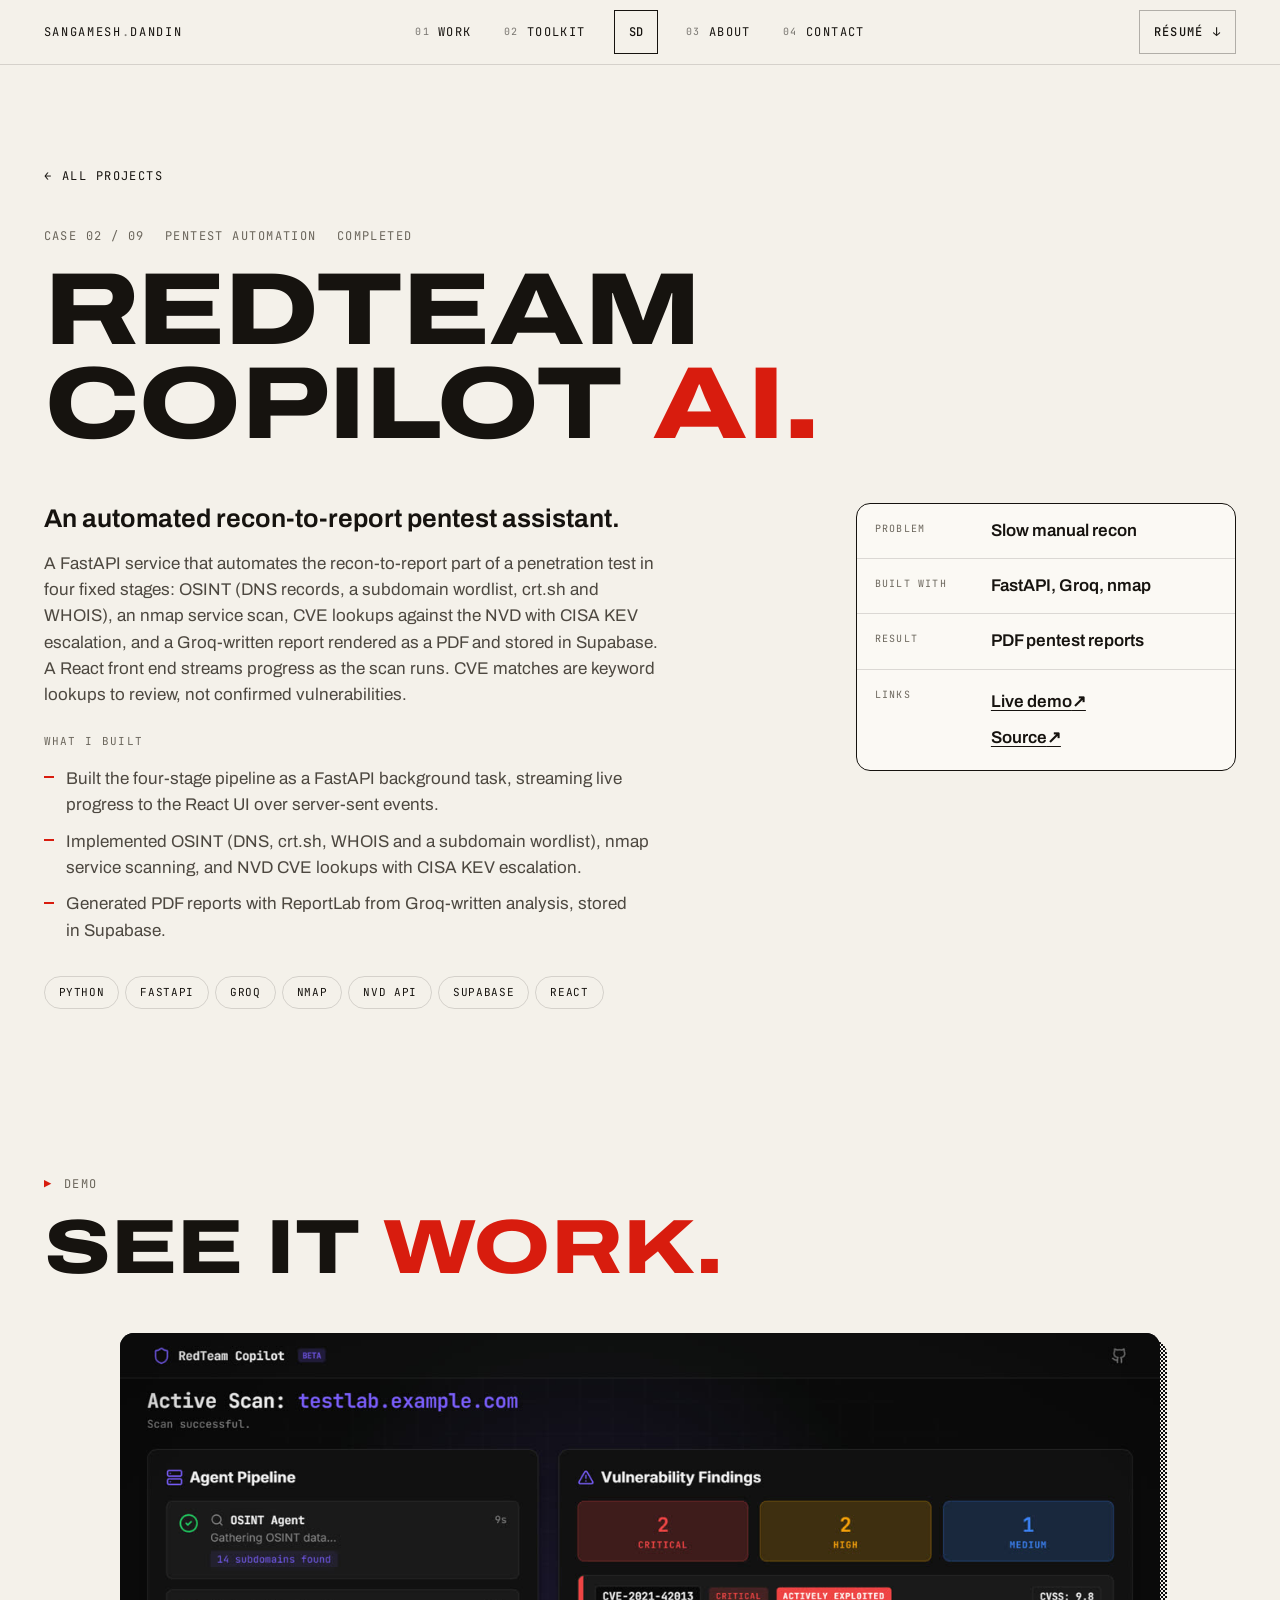
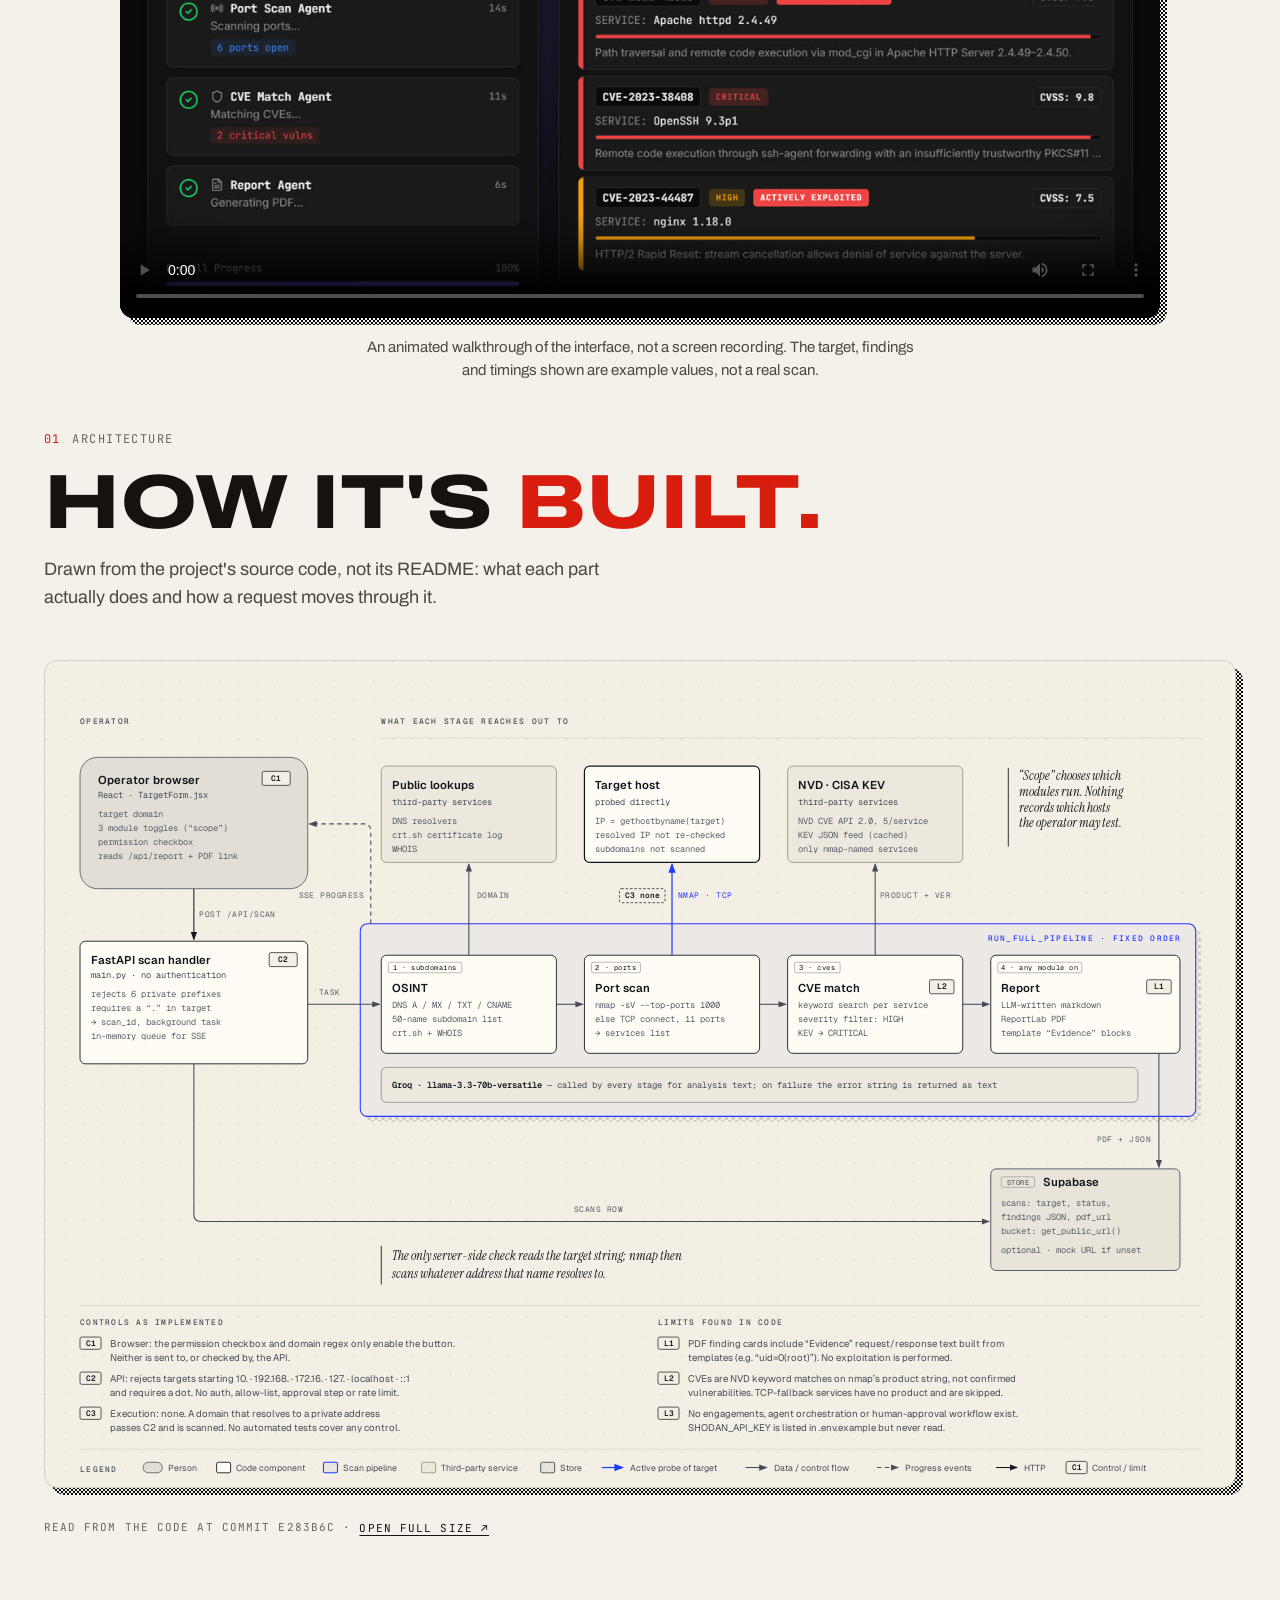
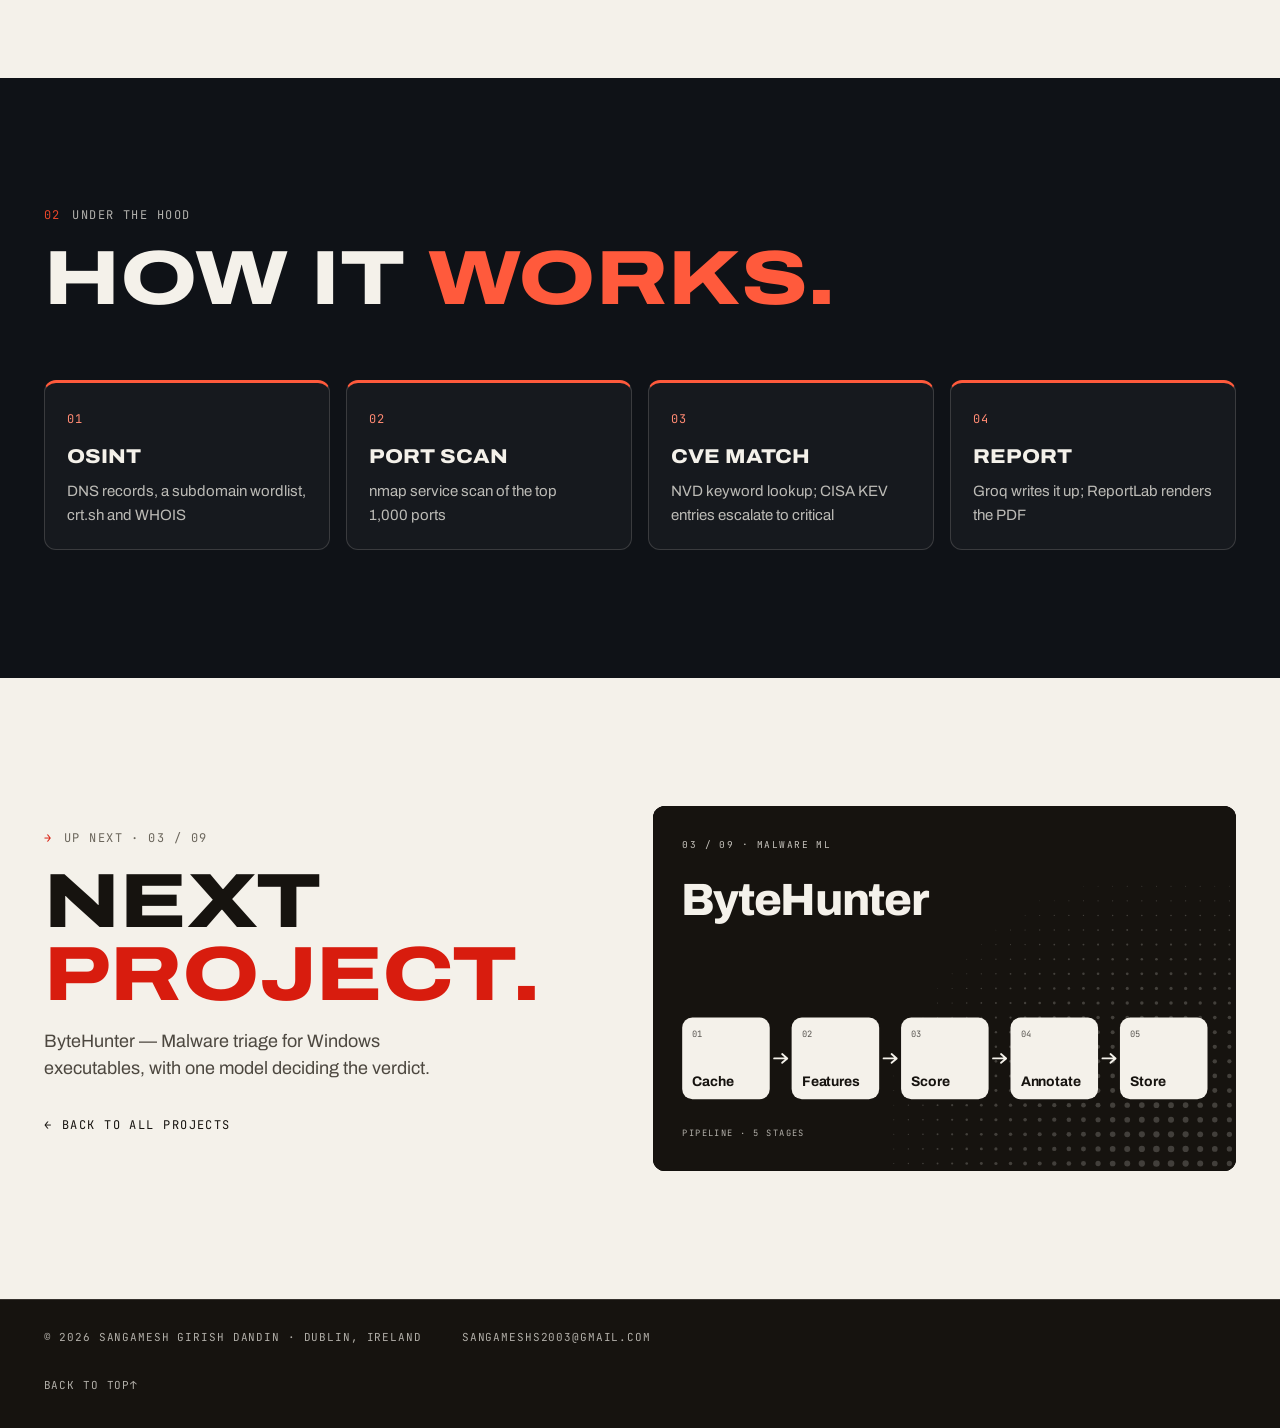
<file: work/redteam-copilot.html>
<!DOCTYPE html>
<html lang="en">
<head>
<meta charset="UTF-8">
<meta name="viewport" content="width=device-width, initial-scale=1">
<title>RedTeam Copilot AI — Case study · Sangamesh Girish Dandin</title>
<meta name="description" content="An automated recon-to-report pentest assistant.">
<meta name="theme-color" content="#f4f1ea">
<link rel="icon" type="image/png" sizes="32x32" href="../images/favicon-32.png">
<link rel="icon" type="image/png" sizes="64x64" href="../images/favicon-64.png">
<link rel="apple-touch-icon" href="../images/apple-touch-icon.png">
<meta property="og:type" content="website">
<meta property="og:site_name" content="Sangamesh Girish Dandin">
<meta property="og:title" content="RedTeam Copilot AI — Case study · Sangamesh Girish Dandin">
<meta property="og:description" content="An automated recon-to-report pentest assistant.">
<meta property="og:url" content="https://sangamesh-dev.github.io/work/redteam-copilot.html">
<meta property="og:image" content="https://sangamesh-dev.github.io/images/og-image.png">
<meta property="og:image:width" content="1200">
<meta property="og:image:height" content="630">
<meta name="twitter:card" content="summary_large_image">
<script>document.documentElement.classList.add('js');</script>
<link rel="preconnect" href="https://fonts.googleapis.com">
<link rel="preconnect" href="https://fonts.gstatic.com" crossorigin>
<link href="https://fonts.googleapis.com/css2?family=Archivo:wdth,wght@62..125,100..900&family=Big+Shoulders+Display:wght@100..900&family=JetBrains+Mono:wght@400;500&display=swap" rel="stylesheet">
<link rel="stylesheet" href="../styles.css?v=94">
</head>
<body id="top" class="page-case">
<!-- GENERATED by scripts/build.py from data/projects.json. Edit the data file, not this page. -->
<a class="skip-link" href="#main">Skip to content</a>
<header class="hdr" id="hdr">
  <div class="wrap hdr-inner">
    <a class="hdr-mark mono" href="../index.html">Sangamesh<span>.</span>Dandin</a>
    <nav class="hdr-nav" aria-label="Primary">
      <a href="../index.html#work"><span>01</span>Work</a>
      <a href="../index.html#toolkit"><span>02</span>Toolkit</a>
      <a class="hdr-logo" href="../index.html" aria-label="Home">SD</a>
      <a href="../index.html#about"><span>03</span>About</a>
      <a href="../index.html#contact"><span>04</span>Contact</a>
    </nav>
    <div class="hdr-tools">
      <a class="btn btn-ghost btn-sm" href="../Sangamesh_Dandin_Resume.pdf" download>Résumé <span aria-hidden="true">↓</span></a>
      <button type="button" class="btn btn-ghost btn-sm menu-btn" id="menu-btn" aria-expanded="false" aria-controls="menu">Menu</button>
    </div>
  </div>
  <div class="menu" id="menu" hidden>
    <nav class="wrap" aria-label="Mobile">
      <a href="../index.html#work"><span>01</span>Work</a>
      <a href="../index.html#toolkit"><span>02</span>Toolkit</a>
      <a href="../index.html#about"><span>03</span>About</a>
      <a href="../index.html#contact"><span>04</span>Contact</a>
      <a class="btn btn-solid" href="../Sangamesh_Dandin_Resume.pdf" download>Download résumé <span aria-hidden="true">↓</span></a>
    </nav>
  </div>
</header>

<main id="main">
  <section class="case-hero" data-tone="paper">
    <div class="wrap">
      <a class="back mono" href="../index.html#work"><span aria-hidden="true">←</span> All projects</a>
      <p class="case-kicker mono"><span>Case 02 / 09</span><span>Pentest automation</span><span class="status" data-status="done">Completed</span></p>
      <h1 class="case-title" style="--longest:7">REDTEAM COPILOT <span class="accent">AI.</span></h1>
      <div class="case-hero-grid">
        <div class="case-intro">
          <p class="case-tagline">An automated recon-to-report pentest assistant.</p>
          <p>A FastAPI service that automates the recon-to-report part of a penetration test in four fixed stages: OSINT (DNS records, a subdomain wordlist, crt.sh and WHOIS), an nmap service scan, CVE lookups against the NVD with CISA KEV escalation, and a Groq-written report rendered as a PDF and stored in Supabase. A React front end streams progress as the scan runs. CVE matches are keyword lookups to review, not confirmed vulnerabilities.</p>
          <h2 class="case-sub mono">What I built</h2><ul class="case-work"><li>Built the four-stage pipeline as a FastAPI background task, streaming live progress to the React UI over server-sent events.</li><li>Implemented OSINT (DNS, crt.sh, WHOIS and a subdomain wordlist), nmap service scanning, and NVD CVE lookups with CISA KEV escalation.</li><li>Generated PDF reports with ReportLab from Groq-written analysis, stored in Supabase.</li></ul>
        </div>
        <dl class="case-meta">
          <div><dt>Problem</dt><dd>Slow manual recon</dd></div>
          <div><dt>Built with</dt><dd>FastAPI, Groq, nmap</dd></div>
          <div><dt>Result</dt><dd>PDF pentest reports</dd></div>
          <div><dt>Links</dt><dd class="case-links"><a class="case-link" href="https://redteam-copilot.vercel.app" target="_blank" rel="noopener noreferrer">Live demo <span aria-hidden="true">↗</span></a><a class="case-link" href="https://github.com/Sangamesh-dev/redteam-copilot" target="_blank" rel="noopener noreferrer">Source <span aria-hidden="true">↗</span></a></dd></div>
        </dl>
      </div>
      <ul class="tags tags-lg mono" aria-label="Technologies"><li>Python</li><li>FastAPI</li><li>Groq</li><li>nmap</li><li>NVD API</li><li>Supabase</li><li>React</li></ul>
    </div>
  </section>


  <section class="case-demo" data-tone="paper" aria-labelledby="demo-title">
    <div class="wrap">
      <p class="eyebrow mono"><span>▶</span>Demo</p>
      <h2 class="case-h2" id="demo-title">See it <span class="accent">work.</span></h2>
      <figure class="cover-frame demo-lg">
        <video controls playsinline preload="metadata" poster="../images/video/redteam-copilot.jpg?v=94" aria-label="RedTeam Copilot AI demo, an animated walkthrough with example values"><source src="../images/video/redteam-copilot.mp4?v=94" type="video/mp4"></video>
      </figure>
      <p class="demo-note">An animated walkthrough of the interface, not a screen recording. The target, findings and timings shown are example values, not a real scan.</p>
    </div>
  </section>

  <section class="case-front" data-tone="paper" aria-labelledby="front-title">
    <div class="wrap">
      <p class="eyebrow mono"><span>01</span>Architecture</p>
      <h2 class="case-h2" id="front-title">How it's <span class="accent">built.</span></h2>
      <p class="diagram-lede">Drawn from the project's source code, not its README: what each part actually does and how a request moves through it.</p>
      <figure class="cover-frame diagram">
        <div class="diagram-scroll" tabindex="0" role="region" aria-label="RedTeam Copilot AI architecture diagram (scrolls sideways on small screens)"><svg viewBox="0 0 1360 944" xmlns="http://www.w3.org/2000/svg" role="img" aria-labelledby="redteam-copilot-control-map-title redteam-copilot-control-map-desc" id="redteam-copilot-control-map-root">
        <title id="redteam-copilot-control-map-title">RedTeam Copilot scan pipeline and control points</title>
        <desc id="redteam-copilot-control-map-desc">An operator submits a target and module toggles from the browser to an unauthenticated FastAPI endpoint that applies a string-prefix check, then a single background task runs OSINT, port scanning, CVE matching and report generation in fixed order, each summarised by a Groq model; the port scan probes whatever address the target resolves to, results and a PDF go to Supabase, and the ledger lists the three implemented controls and three limits including template-generated evidence in the PDF.</desc>
        <defs>
      <style>@import url('https://fonts.googleapis.com/css2?family=Instrument+Serif:ital@0;1&amp;family=Geist:wght@400;500;600&amp;family=Geist+Mono:wght@400;500;600&amp;family=Noto+Serif:ital@0;1&amp;family=Noto+Sans+KR:wght@400;500;600&amp;family=Noto+Serif+KR:wght@400&amp;family=Noto+Sans+TC:wght@400;500;600&amp;family=Noto+Serif+TC:wght@400&amp;display=swap');
      #redteam-copilot-control-map-root { --color-paper:       #f4efe4;
      --color-node:        #fffcf5;
      --color-ink:         #14161e;
      --color-muted:       #474a57;
      --color-soft:        #5b5e6a;
      --color-rule:        rgba(20,22,30,0.12);
      --color-accent:      #1f3bff;
      --font-sans:   'Geist', system-ui, sans-serif;
      --font-serif:  'Instrument Serif', 'Times New Roman', serif;
      --font-mono:   'Geist Mono', ui-monospace, Menlo, monospace; }
      #redteam-copilot-control-map-root { font-family: var(--font-sans); color: var(--color-ink); }
      #redteam-copilot-control-map-root .container { max-width: 1360px; margin: 0 auto; }
      #redteam-copilot-control-map-root .header-eyebrow { font-family: var(--font-mono);
      font-size: 0.66rem;
      font-weight: 500;
      letter-spacing: 0.18em;
      text-transform: uppercase;
      color: var(--color-muted);
      margin-bottom: 0.75rem; }
      #redteam-copilot-control-map-root .header-eyebrow b { color: var(--color-accent); font-weight: 500; }
      #redteam-copilot-control-map-root .subtitle { font-size: 1rem;
      line-height: 1.55;
      color: var(--color-muted);
      max-width: 72ch; }
      #redteam-copilot-control-map-root .subtitle code { font-family: var(--font-mono); font-size: 0.85em; color: var(--color-ink); }
      #redteam-copilot-control-map-root .diagram-container { width: 100%;
      overflow-x: auto;
      border-top: 1px solid var(--color-ink);
      border-bottom: 1px solid var(--color-rule); }
      @media print {
#redteam-copilot-control-map-root .diagram-container { overflow-x: visible; }
}
      #redteam-copilot-control-map-root .nm { font-family: var(--font-sans); font-weight: 600; font-size: 13px; fill: var(--color-ink); }
      #redteam-copilot-control-map-root .sb { font-family: var(--font-mono); font-size: 10px; fill: var(--color-muted); }
      #redteam-copilot-control-map-root .ln { font-family: var(--font-mono); font-size: 10px; fill: var(--color-soft); }
      #redteam-copilot-control-map-root .eb { font-family: var(--font-mono); font-size: 9px; font-weight: 500; letter-spacing: 0.16em; fill: var(--color-muted); }
      #redteam-copilot-control-map-root .al { font-family: var(--font-mono); font-size: 9px; letter-spacing: 0.06em; fill: var(--color-soft); }
      #redteam-copilot-control-map-root .tg { font-family: var(--font-mono); font-size: 8px; letter-spacing: 0.08em; }
      #redteam-copilot-control-map-root .lg { font-family: var(--font-sans); font-size: 10px; fill: var(--color-muted); }
      #redteam-copilot-control-map-root .ld { font-family: var(--font-sans); font-size: 11px; fill: var(--color-muted); }
      #redteam-copilot-control-map-root .mk { font-family: var(--font-mono); font-size: 9px; font-weight: 600; }
      #redteam-copilot-control-map-root .co { font-family: var(--font-serif); font-style: italic; font-size: 15px; fill: var(--color-ink); }</style>
          <pattern id="redteam-copilot-control-map-dots" width="22" height="22" patternUnits="userSpaceOnUse">
            <circle cx="1" cy="1" r="0.9" fill="#14161e" fill-opacity="0.14"/>
          </pattern>
          <pattern id="redteam-copilot-control-map-checker" width="8" height="8" patternUnits="userSpaceOnUse">
            <rect x="0" y="0" width="4" height="4" fill="#14161e"/>
            <rect x="4" y="4" width="4" height="4" fill="#14161e"/>
          </pattern>
          <marker id="redteam-copilot-control-map-arrow" markerWidth="8" markerHeight="6" refX="7" refY="3" orient="auto">
            <polygon points="0 0, 8 3, 0 6" fill="#474a57"/>
          </marker>
          <marker id="redteam-copilot-control-map-arrow-accent" markerWidth="8" markerHeight="6" refX="7" refY="3" orient="auto">
            <polygon points="0 0, 8 3, 0 6" fill="#1f3bff"/>
          </marker>
          <marker id="redteam-copilot-control-map-arrow-link" markerWidth="8" markerHeight="6" refX="7" refY="3" orient="auto">
            <polygon points="0 0, 8 3, 0 6" fill="#14161e"/>
          </marker>
        </defs>

        <!-- Background: cream paper + quiet dot matrix -->
        <rect width="100%" height="100%" fill="#f4efe4"/>
        <rect width="100%" height="100%" fill="url(#redteam-copilot-control-map-dots)" opacity="0.6"/>

        <!-- ── Row labels ─────────────────────────────────────────── -->
        <text x="384" y="72" class="eb">WHAT EACH STAGE REACHES OUT TO</text>
        <line x1="384" y1="88" x2="1320" y2="88" stroke="#14161e" stroke-width="0.8" stroke-opacity="0.14"/>
        <text x="40" y="72" class="eb">OPERATOR</text>

        <!-- ── Pipeline container (focal) ─────────────────────────── -->
        <rect x="366" y="306" width="954" height="220" rx="8" fill="url(#redteam-copilot-control-map-checker)" opacity="0.16"/>
        <rect x="360" y="300" width="954" height="220" rx="8" fill="#f4efe4"/>
        <rect x="360" y="300" width="954" height="220" rx="8" fill="#1f3bff" stroke="#1f3bff" stroke-width="1.2" fill-opacity="0.04"/>
        <text x="1298" y="320" class="eb" text-anchor="end" style="fill:#1f3bff">RUN_FULL_PIPELINE · FIXED ORDER</text>

        <!-- =================================================================
             ARROWS (behind nodes)
             ================================================================= -->

        <!-- 1 browser → API -->
        <line x1="170" y1="260" x2="170" y2="318" stroke="#14161e" stroke-width="1.2" marker-end="url(#redteam-copilot-control-map-arrow-link)"/>
        <rect x="178" y="283" width="84" height="12" rx="2" fill="#f4efe4"/>
        <text x="220" y="292" class="al" text-anchor="middle">POST /API/SCAN</text>

        <!-- 2 API → pipeline (OSINT) -->
        <line x1="300" y1="392" x2="382" y2="392" stroke="#474a57" stroke-width="1.2" marker-end="url(#redteam-copilot-control-map-arrow)"/>
        <rect x="310" y="372" width="30" height="12" rx="2" fill="#f4efe4"/>
        <text x="325" y="381" class="al" text-anchor="middle">TASK</text>

        <!-- 3 stage order -->
        <line x1="584" y1="392" x2="614" y2="392" stroke="#474a57" stroke-width="1.2" marker-end="url(#redteam-copilot-control-map-arrow)"/>
        <line x1="816" y1="392" x2="846" y2="392" stroke="#474a57" stroke-width="1.2" marker-end="url(#redteam-copilot-control-map-arrow)"/>
        <line x1="1048" y1="392" x2="1078" y2="392" stroke="#474a57" stroke-width="1.2" marker-end="url(#redteam-copilot-control-map-arrow)"/>

        <!-- 4 OSINT → public lookups -->
        <line x1="484" y1="336" x2="484" y2="232" stroke="#474a57" stroke-width="1.2" marker-end="url(#redteam-copilot-control-map-arrow)"/>
        <rect x="492" y="262" width="40" height="12" rx="2" fill="#f4efe4"/>
        <text x="512" y="271" class="al" text-anchor="middle">DOMAIN</text>

        <!-- 5 port scan → target host (headline: active probing) -->
        <line x1="716" y1="336" x2="716" y2="232" stroke="#1f3bff" stroke-width="1.4" marker-end="url(#redteam-copilot-control-map-arrow-accent)"/>
        <rect x="724" y="262" width="60" height="12" rx="2" fill="#f4efe4"/>
        <text x="754" y="271" class="al" text-anchor="middle" style="fill:#1f3bff">NMAP · TCP</text>
        <!-- C3 marker: no check at execution -->
        <rect x="656" y="260" width="52" height="16" rx="2" fill="#f4efe4" stroke="#14161e" stroke-width="0.8" stroke-dasharray="3,2"/>
        <text x="682" y="271" class="mk" text-anchor="middle" fill="#14161e">C3 none</text>

        <!-- 6 CVE → NVD / KEV -->
        <line x1="948" y1="336" x2="948" y2="232" stroke="#474a57" stroke-width="1.2" marker-end="url(#redteam-copilot-control-map-arrow)"/>
        <rect x="956" y="262" width="76" height="12" rx="2" fill="#f4efe4"/>
        <text x="994" y="271" class="al" text-anchor="middle">PRODUCT + VER</text>

        <!-- 7 pipeline → browser (SSE) -->
        <path d="M 372 300 L 372 194 Q 372 186 364 186 L 302 186" fill="none" stroke="#474a57" stroke-width="1.2" stroke-dasharray="5,4" marker-end="url(#redteam-copilot-control-map-arrow)"/>
        <rect x="290" y="262" width="74" height="12" rx="2" fill="#f4efe4"/>
        <text x="327" y="271" class="al" text-anchor="middle">SSE PROGRESS</text>

        <!-- 8 report → Supabase -->
        <line x1="1272" y1="448" x2="1272" y2="578" stroke="#474a57" stroke-width="1.2" marker-end="url(#redteam-copilot-control-map-arrow)"/>
        <rect x="1200" y="540" width="64" height="12" rx="2" fill="#f4efe4"/>
        <text x="1232" y="549" class="al" text-anchor="middle">PDF + JSON</text>

        <!-- 9 API → Supabase (create scan row) -->
        <path d="M 170 460 L 170 632 Q 170 640 178 640 L 1078 640" fill="none" stroke="#474a57" stroke-width="1.2" marker-end="url(#redteam-copilot-control-map-arrow)"/>
        <rect x="600" y="620" width="64" height="12" rx="2" fill="#f4efe4"/>
        <text x="632" y="629" class="al" text-anchor="middle">SCANS ROW</text>

        <!-- =================================================================
             NODES
             ================================================================= -->

        <!-- Operator browser (person) -->
        <rect x="40" y="110" width="260" height="150" rx="20" fill="#f4efe4"/>
        <rect x="40" y="110" width="260" height="150" rx="20" fill="#474a57" stroke="#5b5e6a" stroke-width="1" fill-opacity="0.10"/>
        <text x="60" y="140" class="nm">Operator browser</text>
        <rect x="248" y="126" width="32" height="16" rx="2" fill="#f4efe4" stroke="#14161e" stroke-width="0.8"/>
        <text x="264" y="137" class="mk" text-anchor="middle" fill="#14161e">C1</text>
        <text x="60" y="156" class="sb">React · TargetForm.jsx</text>
        <text x="60" y="178" class="ln">target domain</text>
        <text x="60" y="194" class="ln">3 module toggles (“scope”)</text>
        <text x="60" y="210" class="ln">permission checkbox</text>
        <text x="60" y="226" class="ln">reads /api/report + PDF link</text>

        <!-- FastAPI handler -->
        <rect x="40" y="320" width="260" height="140" rx="6" fill="#f4efe4"/>
        <rect x="40" y="320" width="260" height="140" rx="6" fill="#fffcf5" stroke="#14161e" stroke-width="1"/>
        <text x="52" y="346" class="nm">FastAPI scan handler</text>
        <rect x="256" y="333" width="32" height="16" rx="2" fill="#f4efe4" stroke="#14161e" stroke-width="0.8"/>
        <text x="272" y="344" class="mk" text-anchor="middle" fill="#14161e">C2</text>
        <text x="52" y="362" class="sb">main.py · no authentication</text>
        <text x="52" y="384" class="ln">rejects 6 private prefixes</text>
        <text x="52" y="400" class="ln">requires a “.” in target</text>
        <text x="52" y="416" class="ln">→ scan_id, background task</text>
        <text x="52" y="432" class="ln">in-memory queue for SSE</text>

        <!-- Stage 1: OSINT -->
        <rect x="384" y="336" width="200" height="112" rx="6" fill="#f4efe4"/>
        <rect x="384" y="336" width="200" height="112" rx="6" fill="#fffcf5" stroke="#14161e" stroke-width="1"/>
        <rect x="392" y="344" width="84" height="12" rx="2" fill="none" stroke="#14161e" stroke-width="0.8" stroke-opacity="0.40"/>
        <text x="434" y="353" class="tg" text-anchor="middle" fill="#14161e">1 · subdomains</text>
        <text x="396" y="378" class="nm">OSINT</text>
        <text x="396" y="396" class="ln">DNS A / MX / TXT / CNAME</text>
        <text x="396" y="412" class="ln">50-name subdomain list</text>
        <text x="396" y="428" class="ln">crt.sh + WHOIS</text>

        <!-- Stage 2: Port scan -->
        <rect x="616" y="336" width="200" height="112" rx="6" fill="#f4efe4"/>
        <rect x="616" y="336" width="200" height="112" rx="6" fill="#fffcf5" stroke="#14161e" stroke-width="1"/>
        <rect x="624" y="344" width="56" height="12" rx="2" fill="none" stroke="#14161e" stroke-width="0.8" stroke-opacity="0.40"/>
        <text x="652" y="353" class="tg" text-anchor="middle" fill="#14161e">2 · ports</text>
        <text x="628" y="378" class="nm">Port scan</text>
        <text x="628" y="396" class="ln">nmap -sV --top-ports 1000</text>
        <text x="628" y="412" class="ln">else TCP connect, 11 ports</text>
        <text x="628" y="428" class="ln">→ services list</text>

        <!-- Stage 3: CVE match -->
        <rect x="848" y="336" width="200" height="112" rx="6" fill="#f4efe4"/>
        <rect x="848" y="336" width="200" height="112" rx="6" fill="#fffcf5" stroke="#14161e" stroke-width="1"/>
        <rect x="856" y="344" width="52" height="12" rx="2" fill="none" stroke="#14161e" stroke-width="0.8" stroke-opacity="0.40"/>
        <text x="882" y="353" class="tg" text-anchor="middle" fill="#14161e">3 · cves</text>
        <text x="860" y="378" class="nm">CVE match</text>
        <rect x="1010" y="364" width="28" height="16" rx="2" fill="#f4efe4" stroke="#14161e" stroke-width="0.8"/>
        <text x="1024" y="375" class="mk" text-anchor="middle" fill="#14161e">L2</text>
        <text x="860" y="396" class="ln">keyword search per service</text>
        <text x="860" y="412" class="ln">severity filter: HIGH</text>
        <text x="860" y="428" class="ln">KEV → CRITICAL</text>

        <!-- Stage 4: Report -->
        <rect x="1080" y="336" width="216" height="112" rx="6" fill="#f4efe4"/>
        <rect x="1080" y="336" width="216" height="112" rx="6" fill="#fffcf5" stroke="#14161e" stroke-width="1"/>
        <rect x="1088" y="344" width="96" height="12" rx="2" fill="none" stroke="#14161e" stroke-width="0.8" stroke-opacity="0.40"/>
        <text x="1136" y="353" class="tg" text-anchor="middle" fill="#14161e">4 · any module on</text>
        <text x="1092" y="378" class="nm">Report</text>
        <rect x="1258" y="364" width="28" height="16" rx="2" fill="#f4efe4" stroke="#14161e" stroke-width="0.8"/>
        <text x="1272" y="375" class="mk" text-anchor="middle" fill="#14161e">L1</text>
        <text x="1092" y="396" class="ln">LLM-written markdown</text>
        <text x="1092" y="412" class="ln">ReportLab PDF</text>
        <text x="1092" y="428" class="ln">template “Evidence” blocks</text>

        <!-- Groq band (shared by all stages) -->
        <rect x="384" y="464" width="864" height="40" rx="6" fill="#f4efe4"/>
        <rect x="384" y="464" width="864" height="40" rx="6" fill="#14161e" stroke="#14161e" stroke-width="1" fill-opacity="0.03" stroke-opacity="0.40"/>
        <text x="396" y="488" class="sb"><tspan style="font-weight:600;fill:#14161e">Groq · llama-3.3-70b-versatile</tspan>  — called by every stage for analysis text; on failure the error string is returned as text</text>

        <!-- Public lookups (third party) -->
        <rect x="384" y="120" width="200" height="110" rx="6" fill="#f4efe4"/>
        <rect x="384" y="120" width="200" height="110" rx="6" fill="#14161e" stroke="#14161e" stroke-width="1" fill-opacity="0.03" stroke-opacity="0.40"/>
        <text x="396" y="146" class="nm">Public lookups</text>
        <text x="396" y="164" class="sb">third-party services</text>
        <text x="396" y="186" class="ln">DNS resolvers</text>
        <text x="396" y="202" class="ln">crt.sh certificate log</text>
        <text x="396" y="218" class="ln">WHOIS</text>

        <!-- Target host -->
        <rect x="616" y="120" width="200" height="110" rx="6" fill="#f4efe4"/>
        <rect x="616" y="120" width="200" height="110" rx="6" fill="#fffcf5" stroke="#14161e" stroke-width="1.4"/>
        <text x="628" y="146" class="nm">Target host</text>
        <text x="628" y="164" class="sb">probed directly</text>
        <text x="628" y="186" class="ln">IP = gethostbyname(target)</text>
        <text x="628" y="202" class="ln">resolved IP not re-checked</text>
        <text x="628" y="218" class="ln">subdomains not scanned</text>

        <!-- NVD + KEV (third party) -->
        <rect x="848" y="120" width="200" height="110" rx="6" fill="#f4efe4"/>
        <rect x="848" y="120" width="200" height="110" rx="6" fill="#14161e" stroke="#14161e" stroke-width="1" fill-opacity="0.03" stroke-opacity="0.40"/>
        <text x="860" y="146" class="nm">NVD · CISA KEV</text>
        <text x="860" y="164" class="sb">third-party services</text>
        <text x="860" y="186" class="ln">NVD CVE API 2.0, 5/service</text>
        <text x="860" y="202" class="ln">KEV JSON feed (cached)</text>
        <text x="860" y="218" class="ln">only nmap-named services</text>

        <!-- Supabase (store) -->
        <rect x="1080" y="580" width="216" height="116" rx="6" fill="#f4efe4"/>
        <rect x="1080" y="580" width="216" height="116" rx="6" fill="#14161e" stroke="#474a57" stroke-width="1" fill-opacity="0.05"/>
        <rect x="1092" y="589" width="38" height="12" rx="2" fill="none" stroke="#474a57" stroke-width="0.8" stroke-opacity="0.50"/>
        <text x="1111" y="598" class="tg" text-anchor="middle" fill="#474a57">STORE</text>
        <text x="1140" y="600" class="nm">Supabase</text>
        <text x="1092" y="622" class="ln">scans: target, status,</text>
        <text x="1092" y="638" class="ln">findings JSON, pdf_url</text>
        <text x="1092" y="654" class="ln">bucket: get_public_url()</text>
        <text x="1092" y="676" class="ln">optional · mock URL if unset</text>

        <!-- Editorial callouts -->
        <line x1="1100" y1="122" x2="1100" y2="212" stroke="#14161e" stroke-width="1"/>
        <text x="1112" y="136" class="co">“Scope” chooses which</text>
        <text x="1112" y="154" class="co">modules run. Nothing</text>
        <text x="1112" y="172" class="co">records which hosts</text>
        <text x="1112" y="190" class="co">the operator may test.</text>

        <line x1="384" y1="668" x2="384" y2="712" stroke="#14161e" stroke-width="1"/>
        <text x="396" y="684" class="co">The only server-side check reads the target string; nmap then</text>
        <text x="396" y="704" class="co">scans whatever address that name resolves to.</text>

        <!-- =================================================================
             CONTROLS + LIMITS LEDGER
             ================================================================= -->
        <line x1="40" y1="736" x2="1320" y2="736" stroke="#14161e" stroke-width="0.8" stroke-opacity="0.14"/>
        <text x="40" y="758" class="eb">CONTROLS AS IMPLEMENTED</text>
        <text x="700" y="758" class="eb">LIMITS FOUND IN CODE</text>

        <rect x="40" y="772" width="24" height="14" rx="2" fill="none" stroke="#14161e" stroke-width="0.8"/>
        <text x="52" y="782" class="mk" text-anchor="middle" fill="#14161e">C1</text>
        <text x="74" y="783" class="ld">Browser: the permission checkbox and domain regex only enable the button.</text>
        <text x="74" y="799" class="ld">Neither is sent to, or checked by, the API.</text>

        <rect x="40" y="812" width="24" height="14" rx="2" fill="none" stroke="#14161e" stroke-width="0.8"/>
        <text x="52" y="822" class="mk" text-anchor="middle" fill="#14161e">C2</text>
        <text x="74" y="823" class="ld">API: rejects targets starting 10. · 192.168. · 172.16. · 127. · localhost · ::1</text>
        <text x="74" y="839" class="ld">and requires a dot. No auth, allow-list, approval step or rate limit.</text>

        <rect x="40" y="852" width="24" height="14" rx="2" fill="none" stroke="#14161e" stroke-width="0.8"/>
        <text x="52" y="862" class="mk" text-anchor="middle" fill="#14161e">C3</text>
        <text x="74" y="863" class="ld">Execution: none. A domain that resolves to a private address</text>
        <text x="74" y="879" class="ld">passes C2 and is scanned. No automated tests cover any control.</text>

        <rect x="700" y="772" width="24" height="14" rx="2" fill="none" stroke="#14161e" stroke-width="0.8"/>
        <text x="712" y="782" class="mk" text-anchor="middle" fill="#14161e">L1</text>
        <text x="734" y="783" class="ld">PDF finding cards include “Evidence” request/response text built from</text>
        <text x="734" y="799" class="ld">templates (e.g. “uid=0(root)”). No exploitation is performed.</text>

        <rect x="700" y="812" width="24" height="14" rx="2" fill="none" stroke="#14161e" stroke-width="0.8"/>
        <text x="712" y="822" class="mk" text-anchor="middle" fill="#14161e">L2</text>
        <text x="734" y="823" class="ld">CVEs are NVD keyword matches on nmap’s product string, not confirmed</text>
        <text x="734" y="839" class="ld">vulnerabilities. TCP-fallback services have no product and are skipped.</text>

        <rect x="700" y="852" width="24" height="14" rx="2" fill="none" stroke="#14161e" stroke-width="0.8"/>
        <text x="712" y="862" class="mk" text-anchor="middle" fill="#14161e">L3</text>
        <text x="734" y="863" class="ld">No engagements, agent orchestration or human-approval workflow exist.</text>
        <text x="734" y="879" class="ld">SHODAN_API_KEY is listed in .env.example but never read.</text>

        <!-- =================================================================
             LEGEND
             ================================================================= -->
        <line x1="40" y1="900" x2="1320" y2="900" stroke="#14161e" stroke-width="0.8" stroke-opacity="0.12"/>
        <text x="40" y="926" class="eb">LEGEND</text>

        <rect x="112" y="915" width="22" height="12" rx="6" fill="#474a57" stroke="#5b5e6a" stroke-width="1" fill-opacity="0.10"/>
        <text x="140" y="925" class="lg">Person</text>

        <rect x="196" y="915" width="16" height="12" rx="2" fill="#fffcf5" stroke="#14161e" stroke-width="1"/>
        <text x="218" y="925" class="lg">Code component</text>

        <rect x="318" y="915" width="16" height="12" rx="2" fill="#1f3bff" stroke="#1f3bff" stroke-width="1.2" fill-opacity="0.04"/>
        <text x="340" y="925" class="lg">Scan pipeline</text>

        <rect x="430" y="915" width="16" height="12" rx="2" fill="#14161e" stroke="#14161e" stroke-width="1" fill-opacity="0.03" stroke-opacity="0.40"/>
        <text x="452" y="925" class="lg">Third-party service</text>

        <rect x="566" y="915" width="16" height="12" rx="2" fill="#14161e" stroke="#474a57" stroke-width="1" fill-opacity="0.05"/>
        <text x="588" y="925" class="lg">Store</text>

        <line x1="636" y1="921" x2="660" y2="921" stroke="#1f3bff" stroke-width="1.4" marker-end="url(#redteam-copilot-control-map-arrow-accent)"/>
        <text x="668" y="925" class="lg">Active probe of target</text>

        <line x1="800" y1="921" x2="824" y2="921" stroke="#474a57" stroke-width="1.2" marker-end="url(#redteam-copilot-control-map-arrow)"/>
        <text x="832" y="925" class="lg">Data / control flow</text>

        <line x1="950" y1="921" x2="974" y2="921" stroke="#474a57" stroke-width="1.2" stroke-dasharray="5,4" marker-end="url(#redteam-copilot-control-map-arrow)"/>
        <text x="982" y="925" class="lg">Progress events</text>

        <line x1="1086" y1="921" x2="1110" y2="921" stroke="#14161e" stroke-width="1.2" marker-end="url(#redteam-copilot-control-map-arrow-link)"/>
        <text x="1118" y="925" class="lg">HTTP</text>

        <rect x="1166" y="914" width="24" height="14" rx="2" fill="none" stroke="#14161e" stroke-width="0.8"/>
        <text x="1178" y="924" class="mk" text-anchor="middle" fill="#14161e">C1</text>
        <text x="1196" y="925" class="lg">Control / limit</text>
      </svg>
</div>
      </figure>
      <p class="diagram-meta mono">Read from the code at commit e283b6c · <a href="../images/architecture/redteam-copilot.svg" target="_blank" rel="noopener">Open full size ↗</a></p>
    </div>
  </section>

  <section class="case-back" data-tone="ink" aria-labelledby="back-title">
    <div class="wrap">
      <p class="eyebrow mono"><span>02</span>Under the hood</p>
      <h2 class="case-h2" id="back-title">How it <span class="accent">works.</span></h2>
      <ol class="pipeline"><li class="step"><span class="step-n mono">01</span><h3 class="step-t">OSINT</h3><p>DNS records, a subdomain wordlist, crt.sh and WHOIS</p></li><li class="step"><span class="step-n mono">02</span><h3 class="step-t">Port scan</h3><p>nmap service scan of the top 1,000 ports</p></li><li class="step"><span class="step-n mono">03</span><h3 class="step-t">CVE match</h3><p>NVD keyword lookup; CISA KEV entries escalate to critical</p></li><li class="step"><span class="step-n mono">04</span><h3 class="step-t">Report</h3><p>Groq writes it up; ReportLab renders the PDF</p></li></ol>
      
    </div>
  </section>

  <section class="case-next" data-tone="paper" aria-labelledby="next-title">
    <div class="wrap case-next-grid">
      <div>
        <p class="eyebrow mono"><span>→</span>Up next · 03 / 09</p>
        <h2 class="case-h2 next-h2" id="next-title"><a href="bytehunter.html">Next <span class="accent">project.</span></a></h2>
        <p class="next-name">ByteHunter — Malware triage for Windows executables, with one model deciding the verdict.</p>
        <a class="back mono" href="../index.html#work"><span aria-hidden="true">←</span> Back to all projects</a>
      </div>
      <a class="next-media rail-media" href="bytehunter.html" tabindex="-1" aria-hidden="true">
        <span class="rail-shot"><svg class="cover" viewBox="0 0 800 500" role="img" aria-label="ByteHunter pipeline: Cache, Features, Score, Annotate, Store">
  <rect width="800" height="500" fill="#16130f"/>
  <g fill="#f4f1ea" opacity=".2"><circle cx="590" cy="110" r="0.5"/><circle cx="610" cy="110" r="0.6"/><circle cx="630" cy="110" r="0.6"/><circle cx="650" cy="110" r="0.7"/><circle cx="670" cy="110" r="0.7"/><circle cx="690" cy="110" r="0.7"/><circle cx="710" cy="110" r="0.7"/><circle cx="730" cy="110" r="0.7"/><circle cx="750" cy="110" r="0.7"/><circle cx="770" cy="110" r="0.6"/><circle cx="790" cy="110" r="0.6"/><circle cx="530" cy="130" r="0.5"/><circle cx="550" cy="130" r="0.6"/><circle cx="570" cy="130" r="0.7"/><circle cx="590" cy="130" r="0.7"/><circle cx="610" cy="130" r="0.8"/><circle cx="630" cy="130" r="0.8"/><circle cx="650" cy="130" r="0.9"/><circle cx="670" cy="130" r="0.9"/><circle cx="690" cy="130" r="0.9"/><circle cx="710" cy="130" r="0.9"/><circle cx="730" cy="130" r="0.9"/><circle cx="750" cy="130" r="0.9"/><circle cx="770" cy="130" r="0.8"/><circle cx="790" cy="130" r="0.8"/><circle cx="510" cy="150" r="0.6"/><circle cx="530" cy="150" r="0.7"/><circle cx="550" cy="150" r="0.8"/><circle cx="570" cy="150" r="0.9"/><circle cx="590" cy="150" r="0.9"/><circle cx="610" cy="150" r="1.0"/><circle cx="630" cy="150" r="1.0"/><circle cx="650" cy="150" r="1.1"/><circle cx="670" cy="150" r="1.1"/><circle cx="690" cy="150" r="1.1"/><circle cx="710" cy="150" r="1.1"/><circle cx="730" cy="150" r="1.1"/><circle cx="750" cy="150" r="1.1"/><circle cx="770" cy="150" r="1.0"/><circle cx="790" cy="150" r="1.0"/><circle cx="470" cy="170" r="0.5"/><circle cx="490" cy="170" r="0.7"/><circle cx="510" cy="170" r="0.8"/><circle cx="530" cy="170" r="0.9"/><circle cx="550" cy="170" r="1.0"/><circle cx="570" cy="170" r="1.1"/><circle cx="590" cy="170" r="1.1"/><circle cx="610" cy="170" r="1.2"/><circle cx="630" cy="170" r="1.3"/><circle cx="650" cy="170" r="1.3"/><circle cx="670" cy="170" r="1.3"/><circle cx="690" cy="170" r="1.3"/><circle cx="710" cy="170" r="1.3"/><circle cx="730" cy="170" r="1.3"/><circle cx="750" cy="170" r="1.3"/><circle cx="770" cy="170" r="1.3"/><circle cx="790" cy="170" r="1.2"/><circle cx="450" cy="190" r="0.6"/><circle cx="470" cy="190" r="0.7"/><circle cx="490" cy="190" r="0.8"/><circle cx="510" cy="190" r="1.0"/><circle cx="530" cy="190" r="1.1"/><circle cx="550" cy="190" r="1.2"/><circle cx="570" cy="190" r="1.3"/><circle cx="590" cy="190" r="1.3"/><circle cx="610" cy="190" r="1.4"/><circle cx="630" cy="190" r="1.5"/><circle cx="650" cy="190" r="1.5"/><circle cx="670" cy="190" r="1.5"/><circle cx="690" cy="190" r="1.5"/><circle cx="710" cy="190" r="1.5"/><circle cx="730" cy="190" r="1.5"/><circle cx="750" cy="190" r="1.5"/><circle cx="770" cy="190" r="1.5"/><circle cx="790" cy="190" r="1.4"/><circle cx="430" cy="210" r="0.6"/><circle cx="450" cy="210" r="0.7"/><circle cx="470" cy="210" r="0.9"/><circle cx="490" cy="210" r="1.0"/><circle cx="510" cy="210" r="1.1"/><circle cx="530" cy="210" r="1.2"/><circle cx="550" cy="210" r="1.3"/><circle cx="570" cy="210" r="1.4"/><circle cx="590" cy="210" r="1.5"/><circle cx="610" cy="210" r="1.6"/><circle cx="630" cy="210" r="1.7"/><circle cx="650" cy="210" r="1.7"/><circle cx="670" cy="210" r="1.7"/><circle cx="690" cy="210" r="1.8"/><circle cx="710" cy="210" r="1.8"/><circle cx="730" cy="210" r="1.7"/><circle cx="750" cy="210" r="1.7"/><circle cx="770" cy="210" r="1.7"/><circle cx="790" cy="210" r="1.6"/><circle cx="410" cy="230" r="0.6"/><circle cx="430" cy="230" r="0.7"/><circle cx="450" cy="230" r="0.9"/><circle cx="470" cy="230" r="1.0"/><circle cx="490" cy="230" r="1.2"/><circle cx="510" cy="230" r="1.3"/><circle cx="530" cy="230" r="1.4"/><circle cx="550" cy="230" r="1.5"/><circle cx="570" cy="230" r="1.6"/><circle cx="590" cy="230" r="1.7"/><circle cx="610" cy="230" r="1.8"/><circle cx="630" cy="230" r="1.9"/><circle cx="650" cy="230" r="1.9"/><circle cx="670" cy="230" r="1.9"/><circle cx="690" cy="230" r="2.0"/><circle cx="710" cy="230" r="2.0"/><circle cx="730" cy="230" r="1.9"/><circle cx="750" cy="230" r="1.9"/><circle cx="770" cy="230" r="1.9"/><circle cx="790" cy="230" r="1.8"/><circle cx="390" cy="250" r="0.5"/><circle cx="410" cy="250" r="0.7"/><circle cx="430" cy="250" r="0.9"/><circle cx="450" cy="250" r="1.0"/><circle cx="470" cy="250" r="1.2"/><circle cx="490" cy="250" r="1.3"/><circle cx="510" cy="250" r="1.5"/><circle cx="530" cy="250" r="1.6"/><circle cx="550" cy="250" r="1.7"/><circle cx="570" cy="250" r="1.8"/><circle cx="590" cy="250" r="1.9"/><circle cx="610" cy="250" r="2.0"/><circle cx="630" cy="250" r="2.1"/><circle cx="650" cy="250" r="2.1"/><circle cx="670" cy="250" r="2.2"/><circle cx="690" cy="250" r="2.2"/><circle cx="710" cy="250" r="2.2"/><circle cx="730" cy="250" r="2.2"/><circle cx="750" cy="250" r="2.1"/><circle cx="770" cy="250" r="2.1"/><circle cx="790" cy="250" r="2.0"/><circle cx="390" cy="270" r="0.7"/><circle cx="410" cy="270" r="0.8"/><circle cx="430" cy="270" r="1.0"/><circle cx="450" cy="270" r="1.2"/><circle cx="470" cy="270" r="1.3"/><circle cx="490" cy="270" r="1.5"/><circle cx="510" cy="270" r="1.6"/><circle cx="530" cy="270" r="1.8"/><circle cx="550" cy="270" r="1.9"/><circle cx="570" cy="270" r="2.0"/><circle cx="590" cy="270" r="2.1"/><circle cx="610" cy="270" r="2.2"/><circle cx="630" cy="270" r="2.3"/><circle cx="650" cy="270" r="2.3"/><circle cx="670" cy="270" r="2.4"/><circle cx="690" cy="270" r="2.4"/><circle cx="710" cy="270" r="2.4"/><circle cx="730" cy="270" r="2.4"/><circle cx="750" cy="270" r="2.3"/><circle cx="770" cy="270" r="2.3"/><circle cx="790" cy="270" r="2.2"/><circle cx="370" cy="290" r="0.6"/><circle cx="390" cy="290" r="0.8"/><circle cx="410" cy="290" r="1.0"/><circle cx="430" cy="290" r="1.1"/><circle cx="450" cy="290" r="1.3"/><circle cx="470" cy="290" r="1.5"/><circle cx="490" cy="290" r="1.6"/><circle cx="510" cy="290" r="1.8"/><circle cx="530" cy="290" r="1.9"/><circle cx="550" cy="290" r="2.1"/><circle cx="570" cy="290" r="2.2"/><circle cx="590" cy="290" r="2.3"/><circle cx="610" cy="290" r="2.4"/><circle cx="630" cy="290" r="2.5"/><circle cx="650" cy="290" r="2.5"/><circle cx="670" cy="290" r="2.6"/><circle cx="690" cy="290" r="2.6"/><circle cx="710" cy="290" r="2.6"/><circle cx="730" cy="290" r="2.6"/><circle cx="750" cy="290" r="2.5"/><circle cx="770" cy="290" r="2.5"/><circle cx="790" cy="290" r="2.4"/><circle cx="350" cy="310" r="0.5"/><circle cx="370" cy="310" r="0.7"/><circle cx="390" cy="310" r="0.9"/><circle cx="410" cy="310" r="1.1"/><circle cx="430" cy="310" r="1.2"/><circle cx="450" cy="310" r="1.4"/><circle cx="470" cy="310" r="1.6"/><circle cx="490" cy="310" r="1.8"/><circle cx="510" cy="310" r="1.9"/><circle cx="530" cy="310" r="2.1"/><circle cx="550" cy="310" r="2.2"/><circle cx="570" cy="310" r="2.3"/><circle cx="590" cy="310" r="2.5"/><circle cx="610" cy="310" r="2.6"/><circle cx="630" cy="310" r="2.7"/><circle cx="650" cy="310" r="2.7"/><circle cx="670" cy="310" r="2.8"/><circle cx="690" cy="310" r="2.8"/><circle cx="710" cy="310" r="2.8"/><circle cx="730" cy="310" r="2.8"/><circle cx="750" cy="310" r="2.7"/><circle cx="770" cy="310" r="2.7"/><circle cx="790" cy="310" r="2.6"/><circle cx="350" cy="330" r="0.6"/><circle cx="370" cy="330" r="0.8"/><circle cx="390" cy="330" r="1.0"/><circle cx="410" cy="330" r="1.2"/><circle cx="430" cy="330" r="1.3"/><circle cx="450" cy="330" r="1.5"/><circle cx="470" cy="330" r="1.7"/><circle cx="490" cy="330" r="1.9"/><circle cx="510" cy="330" r="2.1"/><circle cx="530" cy="330" r="2.2"/><circle cx="550" cy="330" r="2.4"/><circle cx="570" cy="330" r="2.5"/><circle cx="590" cy="330" r="2.6"/><circle cx="610" cy="330" r="2.8"/><circle cx="630" cy="330" r="2.9"/><circle cx="650" cy="330" r="2.9"/><circle cx="670" cy="330" r="3.0"/><circle cx="690" cy="330" r="3.0"/><circle cx="710" cy="330" r="3.0"/><circle cx="730" cy="330" r="3.0"/><circle cx="750" cy="330" r="2.9"/><circle cx="770" cy="330" r="2.9"/><circle cx="790" cy="330" r="2.8"/><circle cx="350" cy="350" r="0.7"/><circle cx="370" cy="350" r="0.9"/><circle cx="390" cy="350" r="1.1"/><circle cx="410" cy="350" r="1.3"/><circle cx="430" cy="350" r="1.4"/><circle cx="450" cy="350" r="1.6"/><circle cx="470" cy="350" r="1.8"/><circle cx="490" cy="350" r="2.0"/><circle cx="510" cy="350" r="2.2"/><circle cx="530" cy="350" r="2.3"/><circle cx="550" cy="350" r="2.5"/><circle cx="570" cy="350" r="2.7"/><circle cx="590" cy="350" r="2.8"/><circle cx="610" cy="350" r="2.9"/><circle cx="630" cy="350" r="3.0"/><circle cx="650" cy="350" r="3.1"/><circle cx="670" cy="350" r="3.2"/><circle cx="690" cy="350" r="3.2"/><circle cx="710" cy="350" r="3.2"/><circle cx="730" cy="350" r="3.2"/><circle cx="750" cy="350" r="3.1"/><circle cx="770" cy="350" r="3.0"/><circle cx="790" cy="350" r="2.9"/><circle cx="330" cy="370" r="0.5"/><circle cx="350" cy="370" r="0.7"/><circle cx="370" cy="370" r="0.9"/><circle cx="390" cy="370" r="1.1"/><circle cx="410" cy="370" r="1.3"/><circle cx="430" cy="370" r="1.5"/><circle cx="450" cy="370" r="1.7"/><circle cx="470" cy="370" r="1.9"/><circle cx="490" cy="370" r="2.1"/><circle cx="510" cy="370" r="2.3"/><circle cx="530" cy="370" r="2.5"/><circle cx="550" cy="370" r="2.6"/><circle cx="570" cy="370" r="2.8"/><circle cx="590" cy="370" r="3.0"/><circle cx="610" cy="370" r="3.1"/><circle cx="630" cy="370" r="3.2"/><circle cx="650" cy="370" r="3.3"/><circle cx="670" cy="370" r="3.4"/><circle cx="690" cy="370" r="3.4"/><circle cx="710" cy="370" r="3.4"/><circle cx="730" cy="370" r="3.4"/><circle cx="750" cy="370" r="3.3"/><circle cx="770" cy="370" r="3.2"/><circle cx="790" cy="370" r="3.1"/><circle cx="330" cy="390" r="0.6"/><circle cx="350" cy="390" r="0.8"/><circle cx="370" cy="390" r="1.0"/><circle cx="390" cy="390" r="1.2"/><circle cx="410" cy="390" r="1.4"/><circle cx="430" cy="390" r="1.6"/><circle cx="450" cy="390" r="1.8"/><circle cx="470" cy="390" r="2.0"/><circle cx="490" cy="390" r="2.2"/><circle cx="510" cy="390" r="2.4"/><circle cx="530" cy="390" r="2.6"/><circle cx="550" cy="390" r="2.8"/><circle cx="570" cy="390" r="2.9"/><circle cx="590" cy="390" r="3.1"/><circle cx="610" cy="390" r="3.3"/><circle cx="630" cy="390" r="3.4"/><circle cx="650" cy="390" r="3.5"/><circle cx="670" cy="390" r="3.6"/><circle cx="690" cy="390" r="3.6"/><circle cx="710" cy="390" r="3.6"/><circle cx="730" cy="390" r="3.6"/><circle cx="750" cy="390" r="3.5"/><circle cx="770" cy="390" r="3.4"/><circle cx="790" cy="390" r="3.3"/><circle cx="330" cy="410" r="0.6"/><circle cx="350" cy="410" r="0.8"/><circle cx="370" cy="410" r="1.0"/><circle cx="390" cy="410" r="1.3"/><circle cx="410" cy="410" r="1.5"/><circle cx="430" cy="410" r="1.7"/><circle cx="450" cy="410" r="1.9"/><circle cx="470" cy="410" r="2.1"/><circle cx="490" cy="410" r="2.3"/><circle cx="510" cy="410" r="2.5"/><circle cx="530" cy="410" r="2.7"/><circle cx="550" cy="410" r="2.9"/><circle cx="570" cy="410" r="3.0"/><circle cx="590" cy="410" r="3.2"/><circle cx="610" cy="410" r="3.4"/><circle cx="630" cy="410" r="3.6"/><circle cx="650" cy="410" r="3.7"/><circle cx="670" cy="410" r="3.8"/><circle cx="690" cy="410" r="3.9"/><circle cx="710" cy="410" r="3.9"/><circle cx="730" cy="410" r="3.8"/><circle cx="750" cy="410" r="3.7"/><circle cx="770" cy="410" r="3.6"/><circle cx="790" cy="410" r="3.4"/><circle cx="330" cy="430" r="0.7"/><circle cx="350" cy="430" r="0.9"/><circle cx="370" cy="430" r="1.1"/><circle cx="390" cy="430" r="1.3"/><circle cx="410" cy="430" r="1.5"/><circle cx="430" cy="430" r="1.7"/><circle cx="450" cy="430" r="1.9"/><circle cx="470" cy="430" r="2.1"/><circle cx="490" cy="430" r="2.3"/><circle cx="510" cy="430" r="2.5"/><circle cx="530" cy="430" r="2.7"/><circle cx="550" cy="430" r="2.9"/><circle cx="570" cy="430" r="3.1"/><circle cx="590" cy="430" r="3.3"/><circle cx="610" cy="430" r="3.5"/><circle cx="630" cy="430" r="3.7"/><circle cx="650" cy="430" r="3.9"/><circle cx="670" cy="430" r="4.0"/><circle cx="690" cy="430" r="4.1"/><circle cx="710" cy="430" r="4.1"/><circle cx="730" cy="430" r="4.0"/><circle cx="750" cy="430" r="3.9"/><circle cx="770" cy="430" r="3.7"/><circle cx="790" cy="430" r="3.5"/><circle cx="330" cy="450" r="0.7"/><circle cx="350" cy="450" r="0.9"/><circle cx="370" cy="450" r="1.1"/><circle cx="390" cy="450" r="1.3"/><circle cx="410" cy="450" r="1.5"/><circle cx="430" cy="450" r="1.7"/><circle cx="450" cy="450" r="1.9"/><circle cx="470" cy="450" r="2.2"/><circle cx="490" cy="450" r="2.4"/><circle cx="510" cy="450" r="2.6"/><circle cx="530" cy="450" r="2.8"/><circle cx="550" cy="450" r="3.0"/><circle cx="570" cy="450" r="3.2"/><circle cx="590" cy="450" r="3.4"/><circle cx="610" cy="450" r="3.6"/><circle cx="630" cy="450" r="3.8"/><circle cx="650" cy="450" r="4.0"/><circle cx="670" cy="450" r="4.2"/><circle cx="690" cy="450" r="4.3"/><circle cx="710" cy="450" r="4.3"/><circle cx="730" cy="450" r="4.2"/><circle cx="750" cy="450" r="4.0"/><circle cx="770" cy="450" r="3.8"/><circle cx="790" cy="450" r="3.6"/><circle cx="330" cy="470" r="0.7"/><circle cx="350" cy="470" r="0.9"/><circle cx="370" cy="470" r="1.1"/><circle cx="390" cy="470" r="1.3"/><circle cx="410" cy="470" r="1.5"/><circle cx="430" cy="470" r="1.8"/><circle cx="450" cy="470" r="2.0"/><circle cx="470" cy="470" r="2.2"/><circle cx="490" cy="470" r="2.4"/><circle cx="510" cy="470" r="2.6"/><circle cx="530" cy="470" r="2.8"/><circle cx="550" cy="470" r="3.0"/><circle cx="570" cy="470" r="3.2"/><circle cx="590" cy="470" r="3.4"/><circle cx="610" cy="470" r="3.6"/><circle cx="630" cy="470" r="3.9"/><circle cx="650" cy="470" r="4.1"/><circle cx="670" cy="470" r="4.3"/><circle cx="690" cy="470" r="4.5"/><circle cx="710" cy="470" r="4.5"/><circle cx="730" cy="470" r="4.3"/><circle cx="750" cy="470" r="4.1"/><circle cx="770" cy="470" r="3.9"/><circle cx="790" cy="470" r="3.6"/><circle cx="330" cy="490" r="0.7"/><circle cx="350" cy="490" r="0.9"/><circle cx="370" cy="490" r="1.1"/><circle cx="390" cy="490" r="1.3"/><circle cx="410" cy="490" r="1.5"/><circle cx="430" cy="490" r="1.8"/><circle cx="450" cy="490" r="2.0"/><circle cx="470" cy="490" r="2.2"/><circle cx="490" cy="490" r="2.4"/><circle cx="510" cy="490" r="2.6"/><circle cx="530" cy="490" r="2.8"/><circle cx="550" cy="490" r="3.0"/><circle cx="570" cy="490" r="3.2"/><circle cx="590" cy="490" r="3.4"/><circle cx="610" cy="490" r="3.6"/><circle cx="630" cy="490" r="3.9"/><circle cx="650" cy="490" r="4.1"/><circle cx="670" cy="490" r="4.3"/><circle cx="690" cy="490" r="4.5"/><circle cx="710" cy="490" r="4.5"/><circle cx="730" cy="490" r="4.3"/><circle cx="750" cy="490" r="4.1"/><circle cx="770" cy="490" r="3.9"/><circle cx="790" cy="490" r="3.6"/></g>
  <text class="cv-mono" x="40" y="58" font-size="13" fill="#f4f1ea" opacity=".8" letter-spacing="2">03 / 09 · MALWARE ML</text>
  <text class="cv-name" x="38" y="150" font-size="62" fill="#f4f1ea">ByteHunter</text>
  <rect x="40.0" y="290" width="120.0" height="112" rx="14" fill="#f4f1ea"/><text class="cv-mono" x="54.0" y="316" font-size="12" fill="#16130f" opacity=".7">01</text><text class="cv-step" x="54.0" y="384.0" font-size="19" fill="#16130f"><tspan x="54.0" dy="0.0">Cache</tspan></text><path d="M166.0 346 h18 m-7 -6 l7 6 l-7 6" fill="none" stroke="#f4f1ea" stroke-width="2.5" stroke-linecap="round" stroke-linejoin="round"/><rect x="190.0" y="290" width="120.0" height="112" rx="14" fill="#f4f1ea"/><text class="cv-mono" x="204.0" y="316" font-size="12" fill="#16130f" opacity=".7">02</text><text class="cv-step" x="204.0" y="384.0" font-size="19" fill="#16130f"><tspan x="204.0" dy="0.0">Features</tspan></text><path d="M316.0 346 h18 m-7 -6 l7 6 l-7 6" fill="none" stroke="#f4f1ea" stroke-width="2.5" stroke-linecap="round" stroke-linejoin="round"/><rect x="340.0" y="290" width="120.0" height="112" rx="14" fill="#f4f1ea"/><text class="cv-mono" x="354.0" y="316" font-size="12" fill="#16130f" opacity=".7">03</text><text class="cv-step" x="354.0" y="384.0" font-size="19" fill="#16130f"><tspan x="354.0" dy="0.0">Score</tspan></text><path d="M466.0 346 h18 m-7 -6 l7 6 l-7 6" fill="none" stroke="#f4f1ea" stroke-width="2.5" stroke-linecap="round" stroke-linejoin="round"/><rect x="490.0" y="290" width="120.0" height="112" rx="14" fill="#f4f1ea"/><text class="cv-mono" x="504.0" y="316" font-size="12" fill="#16130f" opacity=".7">04</text><text class="cv-step" x="504.0" y="384.0" font-size="19" fill="#16130f"><tspan x="504.0" dy="0.0">Annotate</tspan></text><path d="M616.0 346 h18 m-7 -6 l7 6 l-7 6" fill="none" stroke="#f4f1ea" stroke-width="2.5" stroke-linecap="round" stroke-linejoin="round"/><rect x="640.0" y="290" width="120.0" height="112" rx="14" fill="#f4f1ea"/><text class="cv-mono" x="654.0" y="316" font-size="12" fill="#16130f" opacity=".7">05</text><text class="cv-step" x="654.0" y="384.0" font-size="19" fill="#16130f"><tspan x="654.0" dy="0.0">Store</tspan></text>
  <text class="cv-mono" x="40" y="452" font-size="12" fill="#f4f1ea" opacity=".7" letter-spacing="2">PIPELINE · 5 STAGES</text>
</svg></span>
        <span class="rail-view">View</span>
      </a>
    </div>
  </section>
</main>

<footer class="site-foot">
  <div class="wrap site-foot-inner mono">
    <p>© 2026 Sangamesh Girish Dandin · Dublin, Ireland</p>
    <p><a href="mailto:sangameshs2003@gmail.com">sangameshs2003@gmail.com</a></p>
    <a href="#top">Back to top <span aria-hidden="true">↑</span></a>
  </div>
</footer>
<script src="../script.js?v=94"></script>
</body>
</html>
</file>
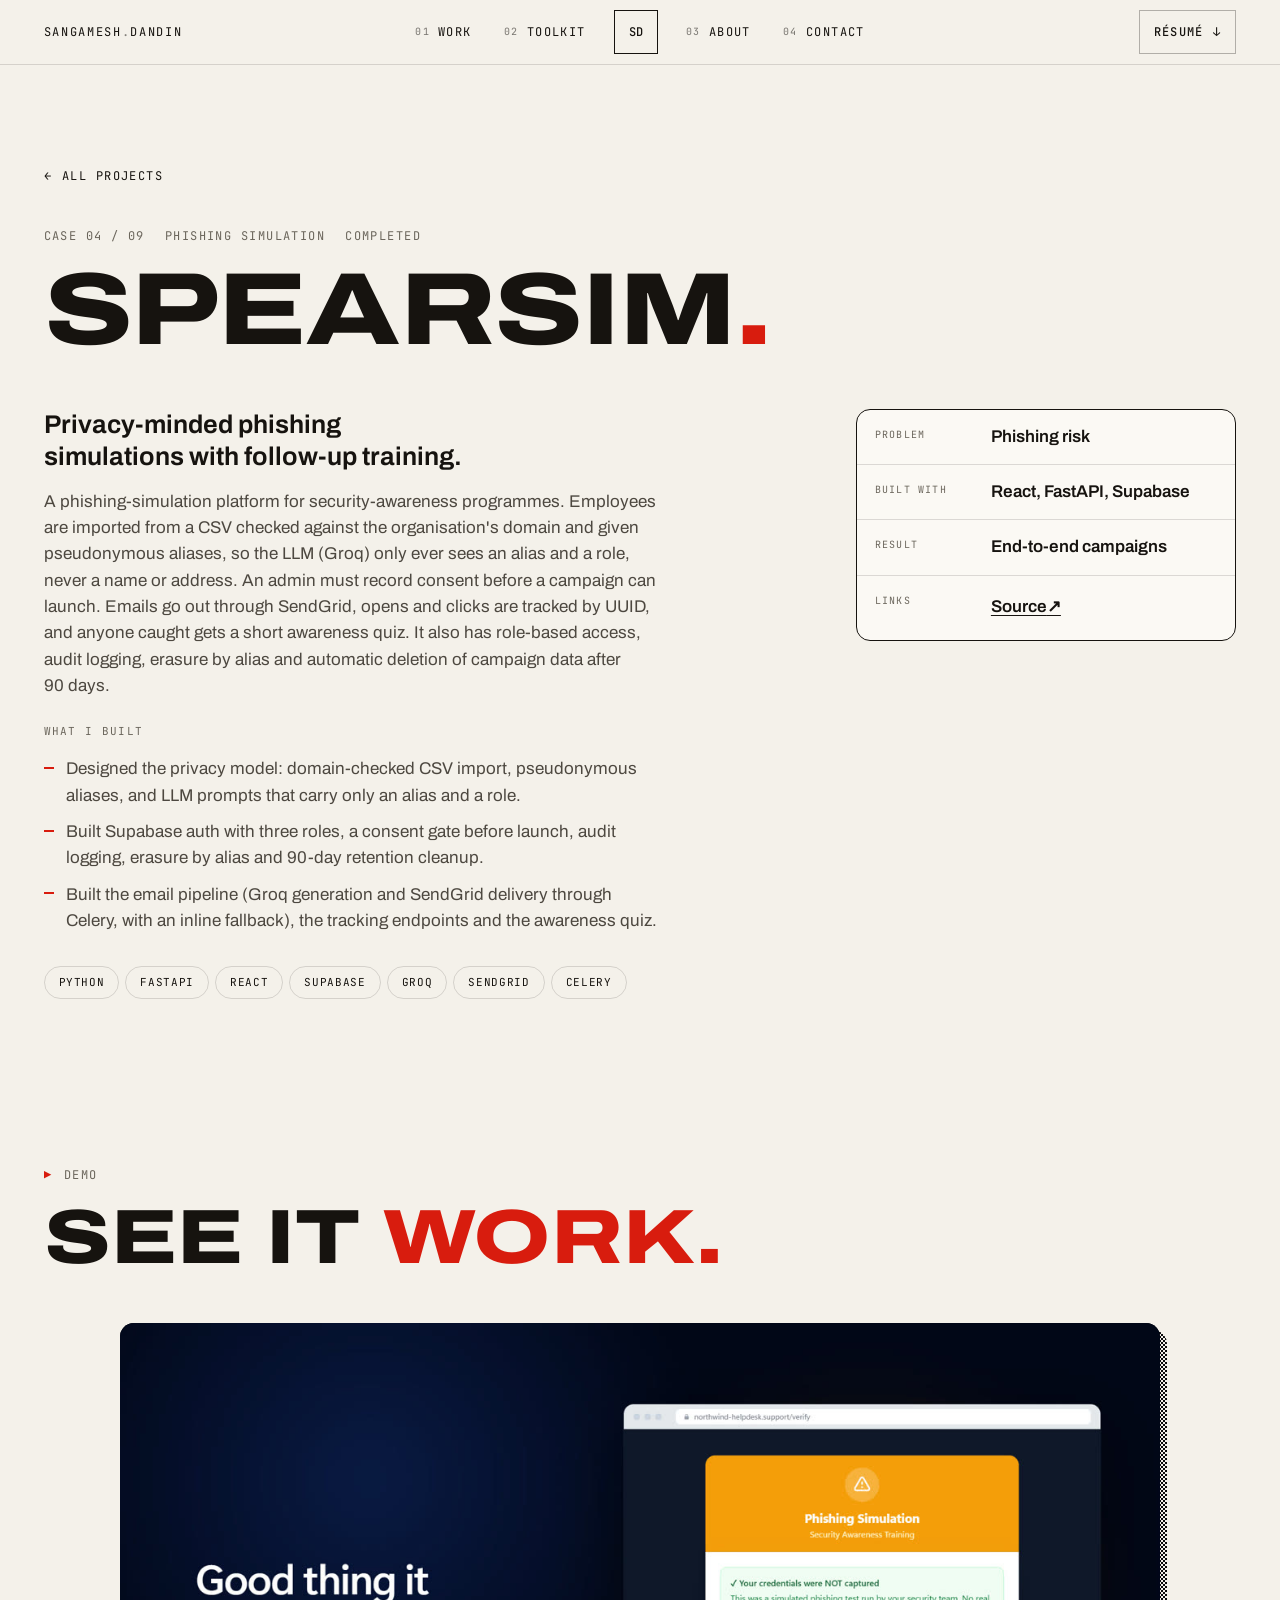
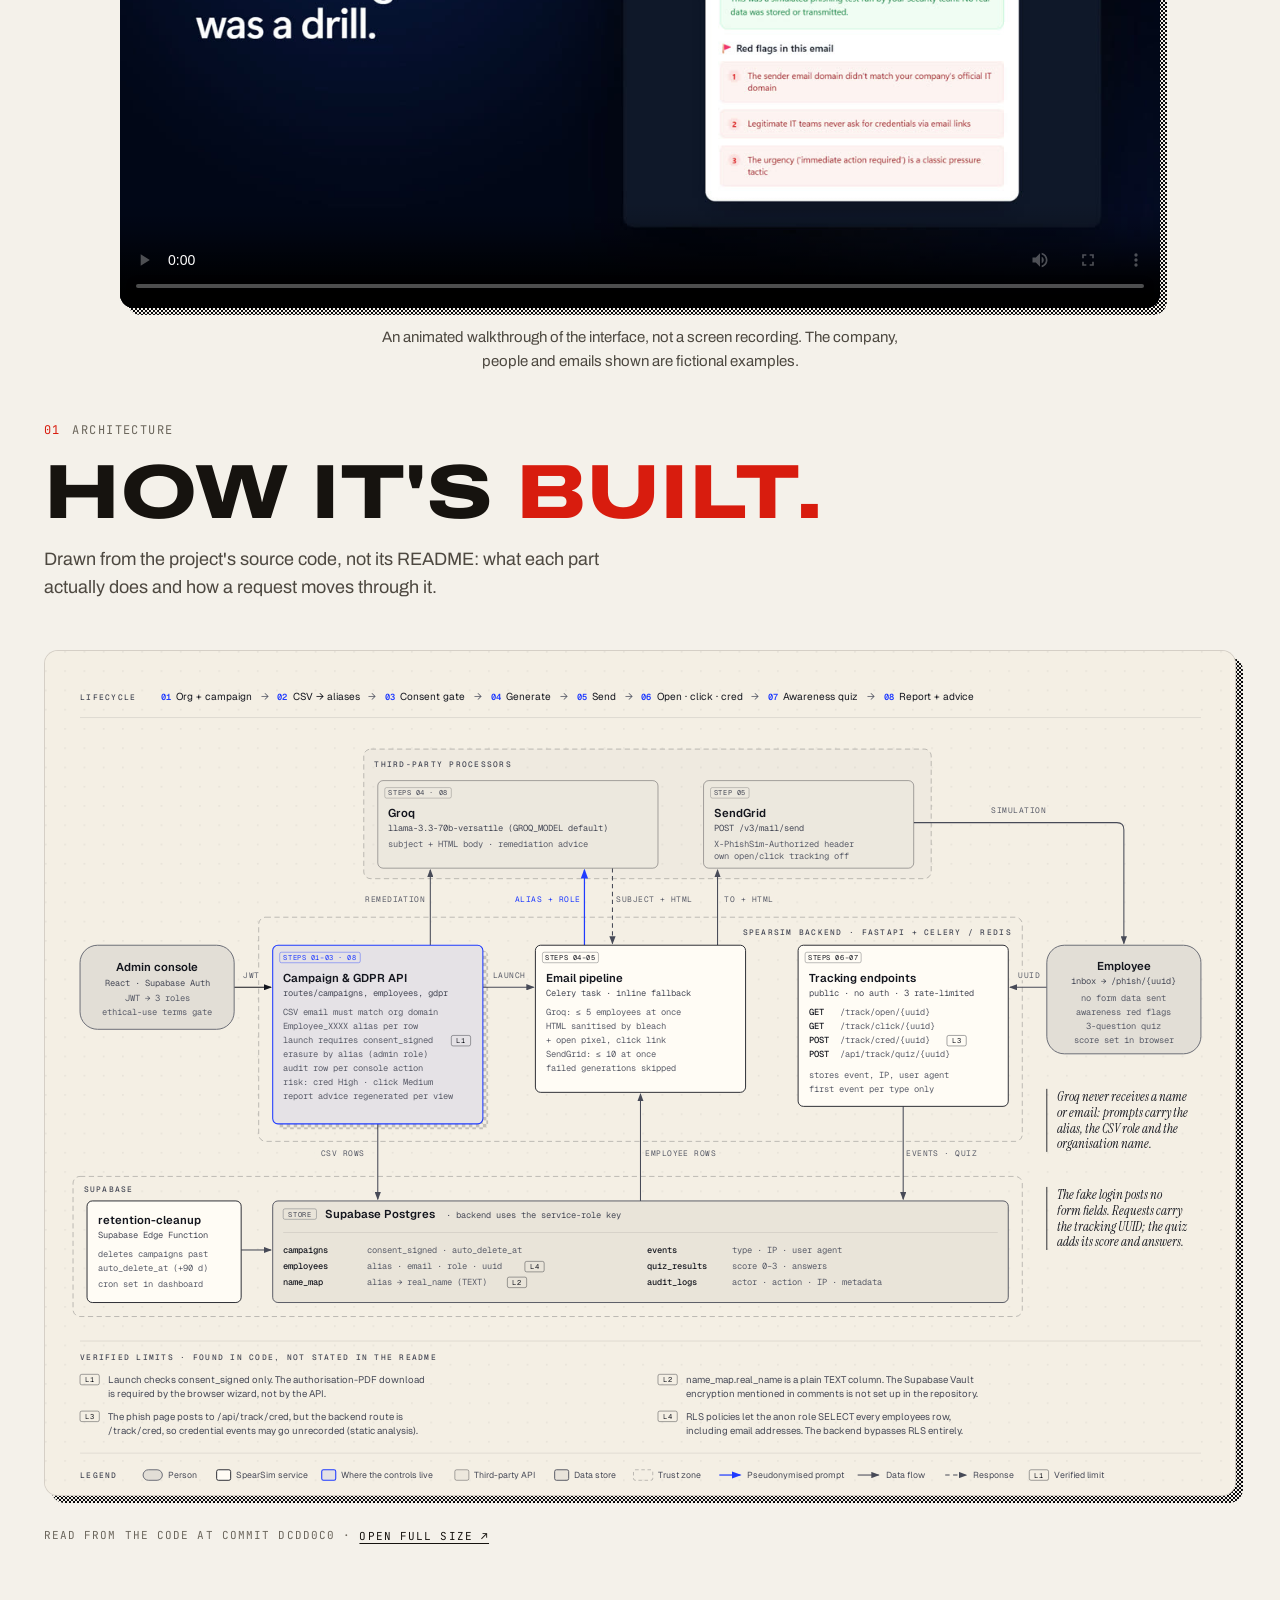
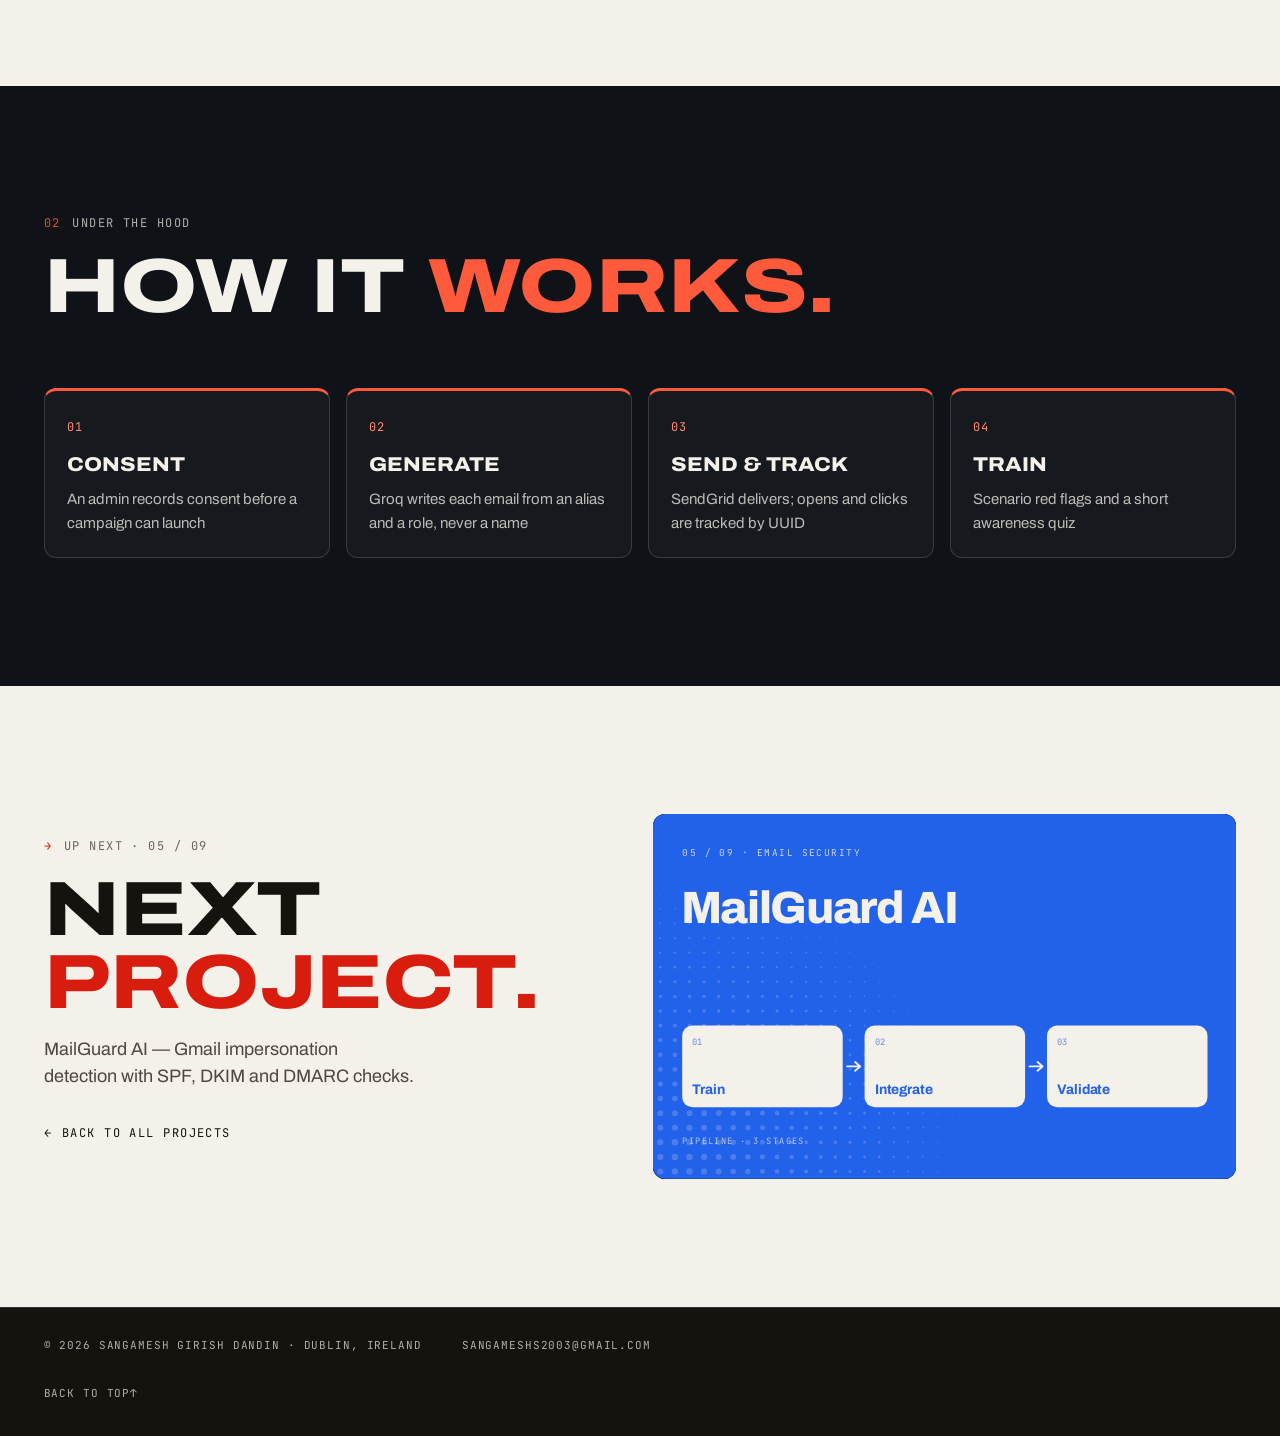
<file: work/spearsim.html>
<!DOCTYPE html>
<html lang="en">
<head>
<meta charset="UTF-8">
<meta name="viewport" content="width=device-width, initial-scale=1">
<title>SpearSim — Case study · Sangamesh Girish Dandin</title>
<meta name="description" content="Privacy-minded phishing simulations with follow-up training.">
<meta name="theme-color" content="#f4f1ea">
<link rel="icon" type="image/png" sizes="32x32" href="../images/favicon-32.png">
<link rel="icon" type="image/png" sizes="64x64" href="../images/favicon-64.png">
<link rel="apple-touch-icon" href="../images/apple-touch-icon.png">
<meta property="og:type" content="website">
<meta property="og:site_name" content="Sangamesh Girish Dandin">
<meta property="og:title" content="SpearSim — Case study · Sangamesh Girish Dandin">
<meta property="og:description" content="Privacy-minded phishing simulations with follow-up training.">
<meta property="og:url" content="https://sangamesh-dev.github.io/work/spearsim.html">
<meta property="og:image" content="https://sangamesh-dev.github.io/images/og-image.png">
<meta property="og:image:width" content="1200">
<meta property="og:image:height" content="630">
<meta name="twitter:card" content="summary_large_image">
<script>document.documentElement.classList.add('js');</script>
<link rel="preconnect" href="https://fonts.googleapis.com">
<link rel="preconnect" href="https://fonts.gstatic.com" crossorigin>
<link href="https://fonts.googleapis.com/css2?family=Archivo:wdth,wght@62..125,100..900&family=Big+Shoulders+Display:wght@100..900&family=JetBrains+Mono:wght@400;500&display=swap" rel="stylesheet">
<link rel="stylesheet" href="../styles.css?v=94">
</head>
<body id="top" class="page-case">
<!-- GENERATED by scripts/build.py from data/projects.json. Edit the data file, not this page. -->
<a class="skip-link" href="#main">Skip to content</a>
<header class="hdr" id="hdr">
  <div class="wrap hdr-inner">
    <a class="hdr-mark mono" href="../index.html">Sangamesh<span>.</span>Dandin</a>
    <nav class="hdr-nav" aria-label="Primary">
      <a href="../index.html#work"><span>01</span>Work</a>
      <a href="../index.html#toolkit"><span>02</span>Toolkit</a>
      <a class="hdr-logo" href="../index.html" aria-label="Home">SD</a>
      <a href="../index.html#about"><span>03</span>About</a>
      <a href="../index.html#contact"><span>04</span>Contact</a>
    </nav>
    <div class="hdr-tools">
      <a class="btn btn-ghost btn-sm" href="../Sangamesh_Dandin_Resume.pdf" download>Résumé <span aria-hidden="true">↓</span></a>
      <button type="button" class="btn btn-ghost btn-sm menu-btn" id="menu-btn" aria-expanded="false" aria-controls="menu">Menu</button>
    </div>
  </div>
  <div class="menu" id="menu" hidden>
    <nav class="wrap" aria-label="Mobile">
      <a href="../index.html#work"><span>01</span>Work</a>
      <a href="../index.html#toolkit"><span>02</span>Toolkit</a>
      <a href="../index.html#about"><span>03</span>About</a>
      <a href="../index.html#contact"><span>04</span>Contact</a>
      <a class="btn btn-solid" href="../Sangamesh_Dandin_Resume.pdf" download>Download résumé <span aria-hidden="true">↓</span></a>
    </nav>
  </div>
</header>

<main id="main">
  <section class="case-hero" data-tone="paper">
    <div class="wrap">
      <a class="back mono" href="../index.html#work"><span aria-hidden="true">←</span> All projects</a>
      <p class="case-kicker mono"><span>Case 04 / 09</span><span>Phishing simulation</span><span class="status" data-status="done">Completed</span></p>
      <h1 class="case-title" style="--longest:9">SPEARSIM<span class="accent">.</span></h1>
      <div class="case-hero-grid">
        <div class="case-intro">
          <p class="case-tagline">Privacy-minded phishing simulations with follow-up training.</p>
          <p>A phishing-simulation platform for security-awareness programmes. Employees are imported from a CSV checked against the organisation&#x27;s domain and given pseudonymous aliases, so the LLM (Groq) only ever sees an alias and a role, never a name or address. An admin must record consent before a campaign can launch. Emails go out through SendGrid, opens and clicks are tracked by UUID, and anyone caught gets a short awareness quiz. It also has role-based access, audit logging, erasure by alias and automatic deletion of campaign data after 90 days.</p>
          <h2 class="case-sub mono">What I built</h2><ul class="case-work"><li>Designed the privacy model: domain-checked CSV import, pseudonymous aliases, and LLM prompts that carry only an alias and a role.</li><li>Built Supabase auth with three roles, a consent gate before launch, audit logging, erasure by alias and 90-day retention cleanup.</li><li>Built the email pipeline (Groq generation and SendGrid delivery through Celery, with an inline fallback), the tracking endpoints and the awareness quiz.</li></ul>
        </div>
        <dl class="case-meta">
          <div><dt>Problem</dt><dd>Phishing risk</dd></div>
          <div><dt>Built with</dt><dd>React, FastAPI, Supabase</dd></div>
          <div><dt>Result</dt><dd>End-to-end campaigns</dd></div>
          <div><dt>Links</dt><dd class="case-links"><a class="case-link" href="https://github.com/Sangamesh-dev/SpearSim" target="_blank" rel="noopener noreferrer">Source <span aria-hidden="true">↗</span></a></dd></div>
        </dl>
      </div>
      <ul class="tags tags-lg mono" aria-label="Technologies"><li>Python</li><li>FastAPI</li><li>React</li><li>Supabase</li><li>Groq</li><li>SendGrid</li><li>Celery</li></ul>
    </div>
  </section>


  <section class="case-demo" data-tone="paper" aria-labelledby="demo-title">
    <div class="wrap">
      <p class="eyebrow mono"><span>▶</span>Demo</p>
      <h2 class="case-h2" id="demo-title">See it <span class="accent">work.</span></h2>
      <figure class="cover-frame demo-lg">
        <video controls playsinline preload="metadata" poster="../images/video/spearsim.jpg?v=94" aria-label="SpearSim demo, an animated walkthrough with example values"><source src="../images/video/spearsim.mp4?v=94" type="video/mp4"></video>
      </figure>
      <p class="demo-note">An animated walkthrough of the interface, not a screen recording. The company, people and emails shown are fictional examples.</p>
    </div>
  </section>

  <section class="case-front" data-tone="paper" aria-labelledby="front-title">
    <div class="wrap">
      <p class="eyebrow mono"><span>01</span>Architecture</p>
      <h2 class="case-h2" id="front-title">How it's <span class="accent">built.</span></h2>
      <p class="diagram-lede">Drawn from the project's source code, not its README: what each part actually does and how a request moves through it.</p>
      <figure class="cover-frame diagram">
        <div class="diagram-scroll" tabindex="0" role="region" aria-label="SpearSim architecture diagram (scrolls sideways on small screens)"><svg viewBox="0 0 1360 964" xmlns="http://www.w3.org/2000/svg" role="img" aria-labelledby="spearsim-data-boundaries-title spearsim-data-boundaries-desc" id="spearsim-data-boundaries-root">
        <title id="spearsim-data-boundaries-title">SpearSim campaign data boundaries</title>
        <desc id="spearsim-data-boundaries-desc">An admin console drives a FastAPI campaign API that pseudonymises employees and gates launch on recorded consent; an email pipeline sends only aliases and roles to Groq and real addresses to SendGrid; employees interact through public tracking endpoints that record event flags and quiz scores in Supabase Postgres, which a retention Edge Function purges after 90 days; four verified implementation limits are listed.</desc>
        <defs>
      <style>@import url('https://fonts.googleapis.com/css2?family=Instrument+Serif:ital@0;1&amp;family=Geist:wght@400;500;600&amp;family=Geist+Mono:wght@400;500;600&amp;family=Noto+Serif:ital@0;1&amp;family=Noto+Sans+KR:wght@400;500;600&amp;family=Noto+Serif+KR:wght@400&amp;family=Noto+Sans+TC:wght@400;500;600&amp;family=Noto+Serif+TC:wght@400&amp;display=swap');
      #spearsim-data-boundaries-root { --color-paper:       #f4efe4;
      --color-node:        #fffcf5;
      --color-ink:         #14161e;
      --color-muted:       #474a57;
      --color-soft:        #5b5e6a;
      --color-rule:        rgba(20,22,30,0.12);
      --color-accent:      #1f3bff;
      --font-sans:   'Geist', system-ui, sans-serif;
      --font-serif:  'Instrument Serif', 'Times New Roman', serif;
      --font-mono:   'Geist Mono', ui-monospace, Menlo, monospace; }
      #spearsim-data-boundaries-root { font-family: var(--font-sans); color: var(--color-ink); }
      #spearsim-data-boundaries-root .container { max-width: 1360px; margin: 0 auto; }
      #spearsim-data-boundaries-root .header-eyebrow { font-family: var(--font-mono);
      font-size: 0.66rem;
      font-weight: 500;
      letter-spacing: 0.18em;
      text-transform: uppercase;
      color: var(--color-muted);
      margin-bottom: 0.75rem; }
      #spearsim-data-boundaries-root .header-eyebrow b { color: var(--color-accent); font-weight: 500; }
      #spearsim-data-boundaries-root .subtitle { font-size: 1rem;
      line-height: 1.55;
      color: var(--color-muted);
      max-width: 72ch; }
      #spearsim-data-boundaries-root .subtitle code { font-family: var(--font-mono); font-size: 0.85em; color: var(--color-ink); }
      #spearsim-data-boundaries-root .diagram-container { width: 100%;
      overflow-x: auto;
      border-top: 1px solid var(--color-ink);
      border-bottom: 1px solid var(--color-rule); }
      @media print {
#spearsim-data-boundaries-root .diagram-container { overflow-x: visible; }
}
      #spearsim-data-boundaries-root .nm { font-family: var(--font-sans); font-weight: 600; font-size: 13px; fill: var(--color-ink); }
      #spearsim-data-boundaries-root .sb { font-family: var(--font-mono); font-size: 10px; fill: var(--color-muted); }
      #spearsim-data-boundaries-root .ln { font-family: var(--font-mono); font-size: 10px; fill: var(--color-soft); }
      #spearsim-data-boundaries-root .lk { font-family: var(--font-mono); font-size: 10px; font-weight: 500; fill: var(--color-ink); }
      #spearsim-data-boundaries-root .eb { font-family: var(--font-mono); font-size: 9px; font-weight: 500; letter-spacing: 0.16em; fill: var(--color-muted); }
      #spearsim-data-boundaries-root .al { font-family: var(--font-mono); font-size: 9px; letter-spacing: 0.06em; fill: var(--color-soft); }
      #spearsim-data-boundaries-root .tg { font-family: var(--font-mono); font-size: 8px; letter-spacing: 0.08em; }
      #spearsim-data-boundaries-root .lg { font-family: var(--font-sans); font-size: 10px; fill: var(--color-muted); }
      #spearsim-data-boundaries-root .ld { font-family: var(--font-sans); font-size: 11px; fill: var(--color-muted); }
      #spearsim-data-boundaries-root .rl { font-family: var(--font-sans); font-size: 11.5px; fill: var(--color-ink); }
      #spearsim-data-boundaries-root .rn { font-family: var(--font-mono); font-size: 10px; font-weight: 600; fill: var(--color-accent); }
      #spearsim-data-boundaries-root .co { font-family: var(--font-serif); font-style: italic; font-size: 15px; fill: var(--color-ink); }</style>
          <pattern id="spearsim-data-boundaries-dots" width="22" height="22" patternUnits="userSpaceOnUse">
            <circle cx="1" cy="1" r="0.9" fill="#14161e" fill-opacity="0.14"/>
          </pattern>
          <pattern id="spearsim-data-boundaries-checker" width="8" height="8" patternUnits="userSpaceOnUse">
            <rect x="0" y="0" width="4" height="4" fill="#14161e"/>
            <rect x="4" y="4" width="4" height="4" fill="#14161e"/>
          </pattern>
          <marker id="spearsim-data-boundaries-arrow" markerWidth="8" markerHeight="6" refX="7" refY="3" orient="auto">
            <polygon points="0 0, 8 3, 0 6" fill="#474a57"/>
          </marker>
          <marker id="spearsim-data-boundaries-arrow-accent" markerWidth="8" markerHeight="6" refX="7" refY="3" orient="auto">
            <polygon points="0 0, 8 3, 0 6" fill="#1f3bff"/>
          </marker>
          <marker id="spearsim-data-boundaries-arrow-link" markerWidth="8" markerHeight="6" refX="7" refY="3" orient="auto">
            <polygon points="0 0, 8 3, 0 6" fill="#14161e"/>
          </marker>
        </defs>

        <!-- Background: cream paper + quiet dot matrix -->
        <rect width="100%" height="100%" fill="#f4efe4"/>
        <rect width="100%" height="100%" fill="url(#spearsim-data-boundaries-dots)" opacity="0.6"/>

        <!-- ── Lifecycle rail ─────────────────────────────────────── -->
        <text x="40" y="56" class="eb">LIFECYCLE</text>
        <text x="132" y="56" class="rl"><tspan class="rn">01</tspan><tspan dx="6">Org + campaign</tspan><tspan dx="10" fill="#5b5e6a">→</tspan><tspan dx="10" class="rn">02</tspan><tspan dx="6">CSV → aliases</tspan><tspan dx="10" fill="#5b5e6a">→</tspan><tspan dx="10" class="rn">03</tspan><tspan dx="6">Consent gate</tspan><tspan dx="10" fill="#5b5e6a">→</tspan><tspan dx="10" class="rn">04</tspan><tspan dx="6">Generate</tspan><tspan dx="10" fill="#5b5e6a">→</tspan><tspan dx="10" class="rn">05</tspan><tspan dx="6">Send</tspan><tspan dx="10" fill="#5b5e6a">→</tspan><tspan dx="10" class="rn">06</tspan><tspan dx="6">Open · click · cred</tspan><tspan dx="10" fill="#5b5e6a">→</tspan><tspan dx="10" class="rn">07</tspan><tspan dx="6">Awareness quiz</tspan><tspan dx="10" fill="#5b5e6a">→</tspan><tspan dx="10" class="rn">08</tspan><tspan dx="6">Report + advice</tspan></text>
        <line x1="40" y1="76" x2="1320" y2="76" stroke="#14161e" stroke-width="0.8" stroke-opacity="0.14"/>

        <!-- ── Trust zones (painted first) ──────────────────────────── -->
        <rect x="364" y="112" width="648" height="148" rx="8" fill="#14161e" stroke="#14161e" stroke-width="1" stroke-dasharray="6,4" fill-opacity="0.02" stroke-opacity="0.28"/>
        <text x="376" y="132" class="eb">THIRD-PARTY PROCESSORS</text>

        <rect x="244" y="304" width="872" height="256" rx="8" fill="none" stroke="#14161e" stroke-width="1" stroke-dasharray="6,4" stroke-opacity="0.28"/>
        <text x="1104" y="324" class="eb" text-anchor="end">SPEARSIM BACKEND · FASTAPI + CELERY / REDIS</text>

        <rect x="32" y="600" width="1084" height="160" rx="8" fill="none" stroke="#14161e" stroke-width="1" stroke-dasharray="6,4" stroke-opacity="0.28"/>
        <text x="44" y="618" class="eb">SUPABASE</text>

        <!-- =================================================================
             ARROWS (behind nodes)
             ================================================================= -->

        <!-- 1 Admin → API -->
        <line x1="216" y1="384" x2="258" y2="384" stroke="#14161e" stroke-width="1.2" marker-end="url(#spearsim-data-boundaries-arrow-link)"/>
        <rect x="222" y="364" width="28" height="12" rx="2" fill="#f4efe4"/>
        <text x="236" y="373" class="al" text-anchor="middle">JWT</text>

        <!-- 2 API → pipeline -->
        <line x1="500" y1="384" x2="558" y2="384" stroke="#474a57" stroke-width="1.2" marker-end="url(#spearsim-data-boundaries-arrow)"/>
        <rect x="510" y="364" width="40" height="12" rx="2" fill="#f4efe4"/>
        <text x="530" y="373" class="al" text-anchor="middle">LAUNCH</text>

        <!-- 11 API → Groq (report remediation) -->
        <line x1="440" y1="336" x2="440" y2="250" stroke="#474a57" stroke-width="1.2" marker-end="url(#spearsim-data-boundaries-arrow)"/>
        <rect x="368" y="278" width="64" height="12" rx="2" fill="#f4efe4"/>
        <text x="400" y="287" class="al" text-anchor="middle">REMEDIATION</text>

        <!-- 4 pipeline → Groq: pseudonymised prompt (headline) -->
        <line x1="616" y1="336" x2="616" y2="250" stroke="#1f3bff" stroke-width="1.4" marker-end="url(#spearsim-data-boundaries-arrow-accent)"/>
        <rect x="540" y="278" width="68" height="12" rx="2" fill="#f4efe4"/>
        <text x="574" y="287" class="al" text-anchor="middle" style="fill:#1f3bff">ALIAS + ROLE</text>

        <!-- 5 Groq → pipeline (response) -->
        <line x1="648" y1="248" x2="648" y2="334" stroke="#474a57" stroke-width="1.2" stroke-dasharray="5,4" marker-end="url(#spearsim-data-boundaries-arrow)"/>
        <rect x="656" y="278" width="80" height="12" rx="2" fill="#f4efe4"/>
        <text x="696" y="287" class="al" text-anchor="middle">SUBJECT + HTML</text>

        <!-- 6 pipeline → SendGrid -->
        <line x1="768" y1="336" x2="768" y2="250" stroke="#474a57" stroke-width="1.2" marker-end="url(#spearsim-data-boundaries-arrow)"/>
        <rect x="776" y="278" width="56" height="12" rx="2" fill="#f4efe4"/>
        <text x="804" y="287" class="al" text-anchor="middle">TO + HTML</text>

        <!-- 7 SendGrid → employee inbox -->
        <path d="M 992 196 L 1224 196 Q 1232 196 1232 204 L 1232 334" fill="none" stroke="#474a57" stroke-width="1.2" marker-end="url(#spearsim-data-boundaries-arrow)"/>
        <rect x="1080" y="176" width="64" height="12" rx="2" fill="#f4efe4"/>
        <text x="1112" y="185" class="al" text-anchor="middle">SIMULATION</text>

        <!-- 8 employee → tracking -->
        <line x1="1144" y1="384" x2="1102" y2="384" stroke="#474a57" stroke-width="1.2" marker-end="url(#spearsim-data-boundaries-arrow)"/>
        <rect x="1108" y="364" width="32" height="12" rx="2" fill="#f4efe4"/>
        <text x="1124" y="373" class="al" text-anchor="middle">UUID</text>

        <!-- 10 API → Postgres -->
        <line x1="380" y1="540" x2="380" y2="626" stroke="#474a57" stroke-width="1.2" marker-end="url(#spearsim-data-boundaries-arrow)"/>
        <rect x="308" y="568" width="64" height="12" rx="2" fill="#f4efe4"/>
        <text x="340" y="577" class="al" text-anchor="middle">CSV ROWS</text>

        <!-- 3 Postgres → pipeline (reads employees incl. email) -->
        <line x1="680" y1="628" x2="680" y2="506" stroke="#474a57" stroke-width="1.2" marker-end="url(#spearsim-data-boundaries-arrow)"/>
        <rect x="688" y="568" width="76" height="12" rx="2" fill="#f4efe4"/>
        <text x="726" y="577" class="al" text-anchor="middle">EMPLOYEE ROWS</text>

        <!-- 9 tracking → Postgres -->
        <line x1="980" y1="520" x2="980" y2="626" stroke="#474a57" stroke-width="1.2" marker-end="url(#spearsim-data-boundaries-arrow)"/>
        <rect x="988" y="568" width="72" height="12" rx="2" fill="#f4efe4"/>
        <text x="1024" y="577" class="al" text-anchor="middle">EVENTS · QUIZ</text>

        <!-- 12 retention → Postgres -->
        <line x1="224" y1="684" x2="258" y2="684" stroke="#474a57" stroke-width="1.2" marker-end="url(#spearsim-data-boundaries-arrow)"/>

        <!-- =================================================================
             NODES
             ================================================================= -->

        <!-- Admin console (person / input) -->
        <rect x="40" y="336" width="176" height="96" rx="20" fill="#f4efe4"/>
        <rect x="40" y="336" width="176" height="96" rx="20" fill="#474a57" stroke="#5b5e6a" stroke-width="1" fill-opacity="0.10"/>
        <text x="128" y="366" class="nm" text-anchor="middle">Admin console</text>
        <text x="128" y="382" class="sb" text-anchor="middle">React · Supabase Auth</text>
        <text x="128" y="400" class="ln" text-anchor="middle">JWT → 3 roles</text>
        <text x="128" y="416" class="ln" text-anchor="middle">ethical-use terms gate</text>

        <!-- Groq (third party) -->
        <rect x="380" y="148" width="320" height="100" rx="6" fill="#f4efe4"/>
        <rect x="380" y="148" width="320" height="100" rx="6" fill="#14161e" stroke="#14161e" stroke-width="1" fill-opacity="0.03" stroke-opacity="0.40"/>
        <rect x="388" y="156" width="76" height="12" rx="2" fill="none" stroke="#14161e" stroke-width="0.8" stroke-opacity="0.30"/>
        <text x="426" y="165" class="tg" text-anchor="middle" fill="#474a57">STEPS 04 · 08</text>
        <text x="392" y="190" class="nm">Groq</text>
        <text x="392" y="206" class="sb">llama-3.3-70b-versatile (GROQ_MODEL default)</text>
        <text x="392" y="224" class="ln">subject + HTML body · remediation advice</text>

        <!-- SendGrid (third party) -->
        <rect x="752" y="148" width="240" height="100" rx="6" fill="#f4efe4"/>
        <rect x="752" y="148" width="240" height="100" rx="6" fill="#14161e" stroke="#14161e" stroke-width="1" fill-opacity="0.03" stroke-opacity="0.40"/>
        <rect x="760" y="156" width="44" height="12" rx="2" fill="none" stroke="#14161e" stroke-width="0.8" stroke-opacity="0.30"/>
        <text x="782" y="165" class="tg" text-anchor="middle" fill="#474a57">STEP 05</text>
        <text x="764" y="190" class="nm">SendGrid</text>
        <text x="764" y="206" class="sb">POST /v3/mail/send</text>
        <text x="764" y="224" class="ln">X-PhishSim-Authorized header</text>
        <text x="764" y="238" class="ln">own open/click tracking off</text>

        <!-- Campaign & GDPR API (FOCAL) -->
        <rect x="266" y="342" width="240" height="204" rx="6" fill="url(#spearsim-data-boundaries-checker)" opacity="0.22"/>
        <rect x="260" y="336" width="240" height="204" rx="6" fill="#f4efe4"/>
        <rect x="260" y="336" width="240" height="204" rx="6" fill="#1f3bff" stroke="#1f3bff" stroke-width="1.2" fill-opacity="0.07"/>
        <rect x="268" y="344" width="92" height="12" rx="2" fill="none" stroke="#1f3bff" stroke-width="0.8" stroke-opacity="0.55"/>
        <text x="314" y="353" class="tg" text-anchor="middle" fill="#1f3bff">STEPS 01–03 · 08</text>
        <text x="272" y="378" class="nm">Campaign &amp; GDPR API</text>
        <text x="272" y="394" class="sb">routes/campaigns, employees, gdpr</text>
        <text x="272" y="416" class="ln">CSV email must match org domain</text>
        <text x="272" y="432" class="ln">Employee_XXXX alias per row</text>
        <text x="272" y="448" class="ln">launch requires consent_signed</text>
        <rect x="464" y="439" width="22" height="12" rx="2" fill="none" stroke="#14161e" stroke-width="0.8" stroke-opacity="0.55"/>
        <text x="475" y="448" class="tg" text-anchor="middle" fill="#14161e">L1</text>
        <text x="272" y="464" class="ln">erasure by alias (admin role)</text>
        <text x="272" y="480" class="ln">audit row per console action</text>
        <text x="272" y="496" class="ln">risk: cred High · click Medium</text>
        <text x="272" y="512" class="ln">report advice regenerated per view</text>

        <!-- Email pipeline -->
        <rect x="560" y="336" width="240" height="168" rx="6" fill="#f4efe4"/>
        <rect x="560" y="336" width="240" height="168" rx="6" fill="#fffcf5" stroke="#14161e" stroke-width="1"/>
        <rect x="568" y="344" width="64" height="12" rx="2" fill="none" stroke="#14161e" stroke-width="0.8" stroke-opacity="0.40"/>
        <text x="600" y="353" class="tg" text-anchor="middle" fill="#14161e">STEPS 04–05</text>
        <text x="572" y="378" class="nm">Email pipeline</text>
        <text x="572" y="394" class="sb">Celery task · inline fallback</text>
        <text x="572" y="416" class="ln">Groq: ≤ 5 employees at once</text>
        <text x="572" y="432" class="ln">HTML sanitised by bleach</text>
        <text x="572" y="448" class="ln">+ open pixel, click link</text>
        <text x="572" y="464" class="ln">SendGrid: ≤ 10 at once</text>
        <text x="572" y="480" class="ln">failed generations skipped</text>

        <!-- Tracking endpoints -->
        <rect x="860" y="336" width="240" height="184" rx="6" fill="#f4efe4"/>
        <rect x="860" y="336" width="240" height="184" rx="6" fill="#fffcf5" stroke="#14161e" stroke-width="1"/>
        <rect x="868" y="344" width="64" height="12" rx="2" fill="none" stroke="#14161e" stroke-width="0.8" stroke-opacity="0.40"/>
        <text x="900" y="353" class="tg" text-anchor="middle" fill="#14161e">STEPS 06–07</text>
        <text x="872" y="378" class="nm">Tracking endpoints</text>
        <text x="872" y="394" class="sb">public · no auth · 3 rate-limited</text>
        <text x="872" y="416" class="lk">GET</text><text x="908" y="416" class="ln">/track/open/{uuid}</text>
        <text x="872" y="432" class="lk">GET</text><text x="908" y="432" class="ln">/track/click/{uuid}</text>
        <text x="872" y="448" class="lk">POST</text><text x="908" y="448" class="ln">/track/cred/{uuid}</text>
        <rect x="1030" y="439" width="22" height="12" rx="2" fill="none" stroke="#14161e" stroke-width="0.8" stroke-opacity="0.55"/>
        <text x="1041" y="448" class="tg" text-anchor="middle" fill="#14161e">L3</text>
        <text x="872" y="464" class="lk">POST</text><text x="908" y="464" class="ln">/api/track/quiz/{uuid}</text>
        <text x="872" y="488" class="ln">stores event, IP, user agent</text>
        <text x="872" y="504" class="ln">first event per type only</text>

        <!-- Employee (person) -->
        <rect x="1144" y="336" width="176" height="124" rx="20" fill="#f4efe4"/>
        <rect x="1144" y="336" width="176" height="124" rx="20" fill="#474a57" stroke="#5b5e6a" stroke-width="1" fill-opacity="0.10"/>
        <text x="1232" y="364" class="nm" text-anchor="middle">Employee</text>
        <text x="1232" y="380" class="sb" text-anchor="middle">inbox → /phish/{uuid}</text>
        <text x="1232" y="400" class="ln" text-anchor="middle">no form data sent</text>
        <text x="1232" y="416" class="ln" text-anchor="middle">awareness red flags</text>
        <text x="1232" y="432" class="ln" text-anchor="middle">3-question quiz</text>
        <text x="1232" y="448" class="ln" text-anchor="middle">score set in browser</text>

        <!-- Retention Edge Function -->
        <rect x="48" y="628" width="176" height="116" rx="6" fill="#f4efe4"/>
        <rect x="48" y="628" width="176" height="116" rx="6" fill="#fffcf5" stroke="#14161e" stroke-width="1"/>
        <text x="60" y="654" class="nm">retention-cleanup</text>
        <text x="60" y="670" class="sb">Supabase Edge Function</text>
        <text x="60" y="692" class="ln">deletes campaigns past</text>
        <text x="60" y="708" class="ln">auto_delete_at (+90 d)</text>
        <text x="60" y="726" class="ln">cron set in dashboard</text>

        <!-- Supabase Postgres (store) -->
        <rect x="260" y="628" width="840" height="116" rx="6" fill="#f4efe4"/>
        <rect x="260" y="628" width="840" height="116" rx="6" fill="#14161e" stroke="#474a57" stroke-width="1" fill-opacity="0.05"/>
        <rect x="272" y="637" width="38" height="12" rx="2" fill="none" stroke="#474a57" stroke-width="0.8" stroke-opacity="0.50"/>
        <text x="291" y="646" class="tg" text-anchor="middle" fill="#474a57">STORE</text>
        <text x="320" y="648" class="nm">Supabase Postgres</text>
        <text x="458" y="648" class="sb">· backend uses the service-role key</text>
        <line x1="272" y1="664" x2="1088" y2="664" stroke="#14161e" stroke-width="0.8" stroke-opacity="0.12"/>

        <text x="272" y="688" class="lk">campaigns</text><text x="368" y="688" class="ln">consent_signed · auto_delete_at</text>
        <text x="272" y="706" class="lk">employees</text><text x="368" y="706" class="ln">alias · email · role · uuid</text>
        <rect x="548" y="697" width="22" height="12" rx="2" fill="none" stroke="#14161e" stroke-width="0.8" stroke-opacity="0.55"/>
        <text x="559" y="706" class="tg" text-anchor="middle" fill="#14161e">L4</text>
        <text x="272" y="724" class="lk">name_map</text><text x="368" y="724" class="ln">alias → real_name (TEXT)</text>
        <rect x="528" y="715" width="22" height="12" rx="2" fill="none" stroke="#14161e" stroke-width="0.8" stroke-opacity="0.55"/>
        <text x="539" y="724" class="tg" text-anchor="middle" fill="#14161e">L2</text>

        <text x="688" y="688" class="lk">events</text><text x="784" y="688" class="ln">type · IP · user agent</text>
        <text x="688" y="706" class="lk">quiz_results</text><text x="784" y="706" class="ln">score 0–3 · answers</text>
        <text x="688" y="724" class="lk">audit_logs</text><text x="784" y="724" class="ln">actor · action · IP · metadata</text>

        <!-- Editorial callouts (open column) -->
        <line x1="1144" y1="500" x2="1144" y2="572" stroke="#14161e" stroke-width="1"/>
        <text x="1156" y="514" class="co">Groq never receives a name</text>
        <text x="1156" y="532" class="co">or email: prompts carry the</text>
        <text x="1156" y="550" class="co">alias, the CSV role and the</text>
        <text x="1156" y="568" class="co">organisation name.</text>

        <line x1="1144" y1="612" x2="1144" y2="684" stroke="#14161e" stroke-width="1"/>
        <text x="1156" y="626" class="co">The fake login posts no</text>
        <text x="1156" y="644" class="co">form fields. Requests carry</text>
        <text x="1156" y="662" class="co">the tracking UUID; the quiz</text>
        <text x="1156" y="680" class="co">adds its score and answers.</text>

        <!-- =================================================================
             VERIFIED LIMITS LEDGER
             ================================================================= -->
        <line x1="40" y1="788" x2="1320" y2="788" stroke="#14161e" stroke-width="0.8" stroke-opacity="0.14"/>
        <text x="40" y="810" class="eb">VERIFIED LIMITS · FOUND IN CODE, NOT STATED IN THE README</text>

        <rect x="40" y="826" width="22" height="12" rx="2" fill="none" stroke="#14161e" stroke-width="0.8" stroke-opacity="0.55"/>
        <text x="51" y="835" class="tg" text-anchor="middle" fill="#14161e">L1</text>
        <text x="72" y="836" class="ld">Launch checks consent_signed only. The authorisation-PDF download</text>
        <text x="72" y="852" class="ld">is required by the browser wizard, not by the API.</text>

        <rect x="700" y="826" width="22" height="12" rx="2" fill="none" stroke="#14161e" stroke-width="0.8" stroke-opacity="0.55"/>
        <text x="711" y="835" class="tg" text-anchor="middle" fill="#14161e">L2</text>
        <text x="732" y="836" class="ld">name_map.real_name is a plain TEXT column. The Supabase Vault</text>
        <text x="732" y="852" class="ld">encryption mentioned in comments is not set up in the repository.</text>

        <rect x="40" y="868" width="22" height="12" rx="2" fill="none" stroke="#14161e" stroke-width="0.8" stroke-opacity="0.55"/>
        <text x="51" y="877" class="tg" text-anchor="middle" fill="#14161e">L3</text>
        <text x="72" y="878" class="ld">The phish page posts to /api/track/cred, but the backend route is</text>
        <text x="72" y="894" class="ld">/track/cred, so credential events may go unrecorded (static analysis).</text>

        <rect x="700" y="868" width="22" height="12" rx="2" fill="none" stroke="#14161e" stroke-width="0.8" stroke-opacity="0.55"/>
        <text x="711" y="877" class="tg" text-anchor="middle" fill="#14161e">L4</text>
        <text x="732" y="878" class="ld">RLS policies let the anon role SELECT every employees row,</text>
        <text x="732" y="894" class="ld">including email addresses. The backend bypasses RLS entirely.</text>

        <!-- =================================================================
             LEGEND
             ================================================================= -->
        <line x1="40" y1="916" x2="1320" y2="916" stroke="#14161e" stroke-width="0.8" stroke-opacity="0.12"/>
        <text x="40" y="944" class="eb">LEGEND</text>

        <rect x="112" y="935" width="22" height="12" rx="6" fill="#474a57" stroke="#5b5e6a" stroke-width="1" fill-opacity="0.10"/>
        <text x="140" y="944" class="lg">Person</text>

        <rect x="196" y="935" width="16" height="12" rx="2" fill="#fffcf5" stroke="#14161e" stroke-width="1"/>
        <text x="218" y="944" class="lg">SpearSim service</text>

        <rect x="316" y="935" width="16" height="12" rx="2" fill="#1f3bff" stroke="#1f3bff" stroke-width="1.2" fill-opacity="0.07"/>
        <text x="338" y="944" class="lg">Where the controls live</text>

        <rect x="468" y="935" width="16" height="12" rx="2" fill="#14161e" stroke="#14161e" stroke-width="1" fill-opacity="0.03" stroke-opacity="0.40"/>
        <text x="490" y="944" class="lg">Third-party API</text>

        <rect x="582" y="935" width="16" height="12" rx="2" fill="#14161e" stroke="#474a57" stroke-width="1" fill-opacity="0.05"/>
        <text x="604" y="944" class="lg">Data store</text>

        <rect x="672" y="935" width="22" height="12" rx="2" fill="none" stroke="#14161e" stroke-width="1" stroke-dasharray="4,3" stroke-opacity="0.28"/>
        <text x="700" y="944" class="lg">Trust zone</text>

        <line x1="770" y1="941" x2="794" y2="941" stroke="#1f3bff" stroke-width="1.4" marker-end="url(#spearsim-data-boundaries-arrow-accent)"/>
        <text x="802" y="944" class="lg">Pseudonymised prompt</text>

        <line x1="928" y1="941" x2="952" y2="941" stroke="#474a57" stroke-width="1.2" marker-end="url(#spearsim-data-boundaries-arrow)"/>
        <text x="960" y="944" class="lg">Data flow</text>

        <line x1="1028" y1="941" x2="1052" y2="941" stroke="#474a57" stroke-width="1.2" stroke-dasharray="5,4" marker-end="url(#spearsim-data-boundaries-arrow)"/>
        <text x="1060" y="944" class="lg">Response</text>

        <rect x="1124" y="935" width="22" height="12" rx="2" fill="none" stroke="#14161e" stroke-width="0.8" stroke-opacity="0.55"/>
        <text x="1135" y="944" class="tg" text-anchor="middle" fill="#14161e">L1</text>
        <text x="1152" y="944" class="lg">Verified limit</text>
      </svg>
</div>
      </figure>
      <p class="diagram-meta mono">Read from the code at commit dcdd0c0 · <a href="../images/architecture/spearsim.svg" target="_blank" rel="noopener">Open full size ↗</a></p>
    </div>
  </section>

  <section class="case-back" data-tone="ink" aria-labelledby="back-title">
    <div class="wrap">
      <p class="eyebrow mono"><span>02</span>Under the hood</p>
      <h2 class="case-h2" id="back-title">How it <span class="accent">works.</span></h2>
      <ol class="pipeline"><li class="step"><span class="step-n mono">01</span><h3 class="step-t">Consent</h3><p>An admin records consent before a campaign can launch</p></li><li class="step"><span class="step-n mono">02</span><h3 class="step-t">Generate</h3><p>Groq writes each email from an alias and a role, never a name</p></li><li class="step"><span class="step-n mono">03</span><h3 class="step-t">Send &amp; track</h3><p>SendGrid delivers; opens and clicks are tracked by UUID</p></li><li class="step"><span class="step-n mono">04</span><h3 class="step-t">Train</h3><p>Scenario red flags and a short awareness quiz</p></li></ol>
      
    </div>
  </section>

  <section class="case-next" data-tone="paper" aria-labelledby="next-title">
    <div class="wrap case-next-grid">
      <div>
        <p class="eyebrow mono"><span>→</span>Up next · 05 / 09</p>
        <h2 class="case-h2 next-h2" id="next-title"><a href="mailguard-ai.html">Next <span class="accent">project.</span></a></h2>
        <p class="next-name">MailGuard AI — Gmail impersonation detection with SPF, DKIM and DMARC checks.</p>
        <a class="back mono" href="../index.html#work"><span aria-hidden="true">←</span> Back to all projects</a>
      </div>
      <a class="next-media rail-media" href="mailguard-ai.html" tabindex="-1" aria-hidden="true">
        <span class="rail-shot"><svg class="cover" viewBox="0 0 800 500" role="img" aria-label="MailGuard AI pipeline: Train, Integrate, Validate">
  <rect width="800" height="500" fill="#2261e9"/>
  <g fill="#f4f1ea" opacity=".2"><circle cx="10" cy="90" r="0.6"/><circle cx="30" cy="90" r="0.6"/><circle cx="50" cy="90" r="0.6"/><circle cx="70" cy="90" r="0.6"/><circle cx="90" cy="90" r="0.6"/><circle cx="110" cy="90" r="0.5"/><circle cx="10" cy="110" r="0.8"/><circle cx="30" cy="110" r="0.8"/><circle cx="50" cy="110" r="0.8"/><circle cx="70" cy="110" r="0.8"/><circle cx="90" cy="110" r="0.8"/><circle cx="110" cy="110" r="0.7"/><circle cx="130" cy="110" r="0.7"/><circle cx="150" cy="110" r="0.6"/><circle cx="170" cy="110" r="0.6"/><circle cx="10" cy="130" r="1.0"/><circle cx="30" cy="130" r="1.0"/><circle cx="50" cy="130" r="1.0"/><circle cx="70" cy="130" r="1.0"/><circle cx="90" cy="130" r="1.0"/><circle cx="110" cy="130" r="0.9"/><circle cx="130" cy="130" r="0.9"/><circle cx="150" cy="130" r="0.8"/><circle cx="170" cy="130" r="0.8"/><circle cx="190" cy="130" r="0.7"/><circle cx="210" cy="130" r="0.6"/><circle cx="230" cy="130" r="0.5"/><circle cx="10" cy="150" r="1.2"/><circle cx="30" cy="150" r="1.2"/><circle cx="50" cy="150" r="1.2"/><circle cx="70" cy="150" r="1.2"/><circle cx="90" cy="150" r="1.2"/><circle cx="110" cy="150" r="1.2"/><circle cx="130" cy="150" r="1.1"/><circle cx="150" cy="150" r="1.0"/><circle cx="170" cy="150" r="1.0"/><circle cx="190" cy="150" r="0.9"/><circle cx="210" cy="150" r="0.8"/><circle cx="230" cy="150" r="0.7"/><circle cx="250" cy="150" r="0.6"/><circle cx="10" cy="170" r="1.4"/><circle cx="30" cy="170" r="1.4"/><circle cx="50" cy="170" r="1.4"/><circle cx="70" cy="170" r="1.4"/><circle cx="90" cy="170" r="1.4"/><circle cx="110" cy="170" r="1.4"/><circle cx="130" cy="170" r="1.3"/><circle cx="150" cy="170" r="1.2"/><circle cx="170" cy="170" r="1.2"/><circle cx="190" cy="170" r="1.1"/><circle cx="210" cy="170" r="1.0"/><circle cx="230" cy="170" r="0.9"/><circle cx="250" cy="170" r="0.7"/><circle cx="270" cy="170" r="0.6"/><circle cx="10" cy="190" r="1.6"/><circle cx="30" cy="190" r="1.7"/><circle cx="50" cy="190" r="1.7"/><circle cx="70" cy="190" r="1.6"/><circle cx="90" cy="190" r="1.6"/><circle cx="110" cy="190" r="1.6"/><circle cx="130" cy="190" r="1.5"/><circle cx="150" cy="190" r="1.4"/><circle cx="170" cy="190" r="1.4"/><circle cx="190" cy="190" r="1.3"/><circle cx="210" cy="190" r="1.2"/><circle cx="230" cy="190" r="1.0"/><circle cx="250" cy="190" r="0.9"/><circle cx="270" cy="190" r="0.8"/><circle cx="290" cy="190" r="0.6"/><circle cx="310" cy="190" r="0.5"/><circle cx="10" cy="210" r="1.8"/><circle cx="30" cy="210" r="1.9"/><circle cx="50" cy="210" r="1.9"/><circle cx="70" cy="210" r="1.8"/><circle cx="90" cy="210" r="1.8"/><circle cx="110" cy="210" r="1.8"/><circle cx="130" cy="210" r="1.7"/><circle cx="150" cy="210" r="1.6"/><circle cx="170" cy="210" r="1.5"/><circle cx="190" cy="210" r="1.4"/><circle cx="210" cy="210" r="1.3"/><circle cx="230" cy="210" r="1.2"/><circle cx="250" cy="210" r="1.1"/><circle cx="270" cy="210" r="0.9"/><circle cx="290" cy="210" r="0.8"/><circle cx="310" cy="210" r="0.7"/><circle cx="330" cy="210" r="0.5"/><circle cx="10" cy="230" r="2.1"/><circle cx="30" cy="230" r="2.1"/><circle cx="50" cy="230" r="2.1"/><circle cx="70" cy="230" r="2.1"/><circle cx="90" cy="230" r="2.0"/><circle cx="110" cy="230" r="2.0"/><circle cx="130" cy="230" r="1.9"/><circle cx="150" cy="230" r="1.8"/><circle cx="170" cy="230" r="1.7"/><circle cx="190" cy="230" r="1.6"/><circle cx="210" cy="230" r="1.5"/><circle cx="230" cy="230" r="1.4"/><circle cx="250" cy="230" r="1.2"/><circle cx="270" cy="230" r="1.1"/><circle cx="290" cy="230" r="1.0"/><circle cx="310" cy="230" r="0.8"/><circle cx="330" cy="230" r="0.6"/><circle cx="10" cy="250" r="2.3"/><circle cx="30" cy="250" r="2.3"/><circle cx="50" cy="250" r="2.3"/><circle cx="70" cy="250" r="2.3"/><circle cx="90" cy="250" r="2.2"/><circle cx="110" cy="250" r="2.2"/><circle cx="130" cy="250" r="2.1"/><circle cx="150" cy="250" r="2.0"/><circle cx="170" cy="250" r="1.9"/><circle cx="190" cy="250" r="1.8"/><circle cx="210" cy="250" r="1.7"/><circle cx="230" cy="250" r="1.5"/><circle cx="250" cy="250" r="1.4"/><circle cx="270" cy="250" r="1.2"/><circle cx="290" cy="250" r="1.1"/><circle cx="310" cy="250" r="0.9"/><circle cx="330" cy="250" r="0.8"/><circle cx="350" cy="250" r="0.6"/><circle cx="10" cy="270" r="2.5"/><circle cx="30" cy="270" r="2.5"/><circle cx="50" cy="270" r="2.5"/><circle cx="70" cy="270" r="2.5"/><circle cx="90" cy="270" r="2.4"/><circle cx="110" cy="270" r="2.4"/><circle cx="130" cy="270" r="2.3"/><circle cx="150" cy="270" r="2.2"/><circle cx="170" cy="270" r="2.1"/><circle cx="190" cy="270" r="2.0"/><circle cx="210" cy="270" r="1.8"/><circle cx="230" cy="270" r="1.7"/><circle cx="250" cy="270" r="1.5"/><circle cx="270" cy="270" r="1.4"/><circle cx="290" cy="270" r="1.2"/><circle cx="310" cy="270" r="1.1"/><circle cx="330" cy="270" r="0.9"/><circle cx="350" cy="270" r="0.7"/><circle cx="370" cy="270" r="0.5"/><circle cx="10" cy="290" r="2.7"/><circle cx="30" cy="290" r="2.7"/><circle cx="50" cy="290" r="2.7"/><circle cx="70" cy="290" r="2.7"/><circle cx="90" cy="290" r="2.6"/><circle cx="110" cy="290" r="2.6"/><circle cx="130" cy="290" r="2.5"/><circle cx="150" cy="290" r="2.4"/><circle cx="170" cy="290" r="2.3"/><circle cx="190" cy="290" r="2.1"/><circle cx="210" cy="290" r="2.0"/><circle cx="230" cy="290" r="1.8"/><circle cx="250" cy="290" r="1.7"/><circle cx="270" cy="290" r="1.5"/><circle cx="290" cy="290" r="1.4"/><circle cx="310" cy="290" r="1.2"/><circle cx="330" cy="290" r="1.0"/><circle cx="350" cy="290" r="0.8"/><circle cx="370" cy="290" r="0.6"/><circle cx="10" cy="310" r="2.9"/><circle cx="30" cy="310" r="2.9"/><circle cx="50" cy="310" r="2.9"/><circle cx="70" cy="310" r="2.9"/><circle cx="90" cy="310" r="2.8"/><circle cx="110" cy="310" r="2.8"/><circle cx="130" cy="310" r="2.7"/><circle cx="150" cy="310" r="2.6"/><circle cx="170" cy="310" r="2.4"/><circle cx="190" cy="310" r="2.3"/><circle cx="210" cy="310" r="2.1"/><circle cx="230" cy="310" r="2.0"/><circle cx="250" cy="310" r="1.8"/><circle cx="270" cy="310" r="1.7"/><circle cx="290" cy="310" r="1.5"/><circle cx="310" cy="310" r="1.3"/><circle cx="330" cy="310" r="1.1"/><circle cx="350" cy="310" r="0.9"/><circle cx="370" cy="310" r="0.7"/><circle cx="390" cy="310" r="0.5"/><circle cx="10" cy="330" r="3.1"/><circle cx="30" cy="330" r="3.1"/><circle cx="50" cy="330" r="3.1"/><circle cx="70" cy="330" r="3.1"/><circle cx="90" cy="330" r="3.0"/><circle cx="110" cy="330" r="3.0"/><circle cx="130" cy="330" r="2.8"/><circle cx="150" cy="330" r="2.7"/><circle cx="170" cy="330" r="2.6"/><circle cx="190" cy="330" r="2.4"/><circle cx="210" cy="330" r="2.3"/><circle cx="230" cy="330" r="2.1"/><circle cx="250" cy="330" r="1.9"/><circle cx="270" cy="330" r="1.8"/><circle cx="290" cy="330" r="1.6"/><circle cx="310" cy="330" r="1.4"/><circle cx="330" cy="330" r="1.2"/><circle cx="350" cy="330" r="1.0"/><circle cx="370" cy="330" r="0.8"/><circle cx="390" cy="330" r="0.6"/><circle cx="10" cy="350" r="3.3"/><circle cx="30" cy="350" r="3.3"/><circle cx="50" cy="350" r="3.3"/><circle cx="70" cy="350" r="3.3"/><circle cx="90" cy="350" r="3.2"/><circle cx="110" cy="350" r="3.1"/><circle cx="130" cy="350" r="3.0"/><circle cx="150" cy="350" r="2.9"/><circle cx="170" cy="350" r="2.7"/><circle cx="190" cy="350" r="2.6"/><circle cx="210" cy="350" r="2.4"/><circle cx="230" cy="350" r="2.2"/><circle cx="250" cy="350" r="2.1"/><circle cx="270" cy="350" r="1.9"/><circle cx="290" cy="350" r="1.7"/><circle cx="310" cy="350" r="1.5"/><circle cx="330" cy="350" r="1.3"/><circle cx="350" cy="350" r="1.1"/><circle cx="370" cy="350" r="0.9"/><circle cx="390" cy="350" r="0.7"/><circle cx="410" cy="350" r="0.5"/><circle cx="10" cy="370" r="3.5"/><circle cx="30" cy="370" r="3.5"/><circle cx="50" cy="370" r="3.5"/><circle cx="70" cy="370" r="3.5"/><circle cx="90" cy="370" r="3.4"/><circle cx="110" cy="370" r="3.3"/><circle cx="130" cy="370" r="3.2"/><circle cx="150" cy="370" r="3.0"/><circle cx="170" cy="370" r="2.9"/><circle cx="190" cy="370" r="2.7"/><circle cx="210" cy="370" r="2.5"/><circle cx="230" cy="370" r="2.3"/><circle cx="250" cy="370" r="2.2"/><circle cx="270" cy="370" r="2.0"/><circle cx="290" cy="370" r="1.8"/><circle cx="310" cy="370" r="1.6"/><circle cx="330" cy="370" r="1.4"/><circle cx="350" cy="370" r="1.2"/><circle cx="370" cy="370" r="1.0"/><circle cx="390" cy="370" r="0.8"/><circle cx="410" cy="370" r="0.6"/><circle cx="10" cy="390" r="3.7"/><circle cx="30" cy="390" r="3.8"/><circle cx="50" cy="390" r="3.8"/><circle cx="70" cy="390" r="3.7"/><circle cx="90" cy="390" r="3.6"/><circle cx="110" cy="390" r="3.5"/><circle cx="130" cy="390" r="3.3"/><circle cx="150" cy="390" r="3.2"/><circle cx="170" cy="390" r="3.0"/><circle cx="190" cy="390" r="2.8"/><circle cx="210" cy="390" r="2.6"/><circle cx="230" cy="390" r="2.4"/><circle cx="250" cy="390" r="2.2"/><circle cx="270" cy="390" r="2.0"/><circle cx="290" cy="390" r="1.8"/><circle cx="310" cy="390" r="1.6"/><circle cx="330" cy="390" r="1.4"/><circle cx="350" cy="390" r="1.2"/><circle cx="370" cy="390" r="1.0"/><circle cx="390" cy="390" r="0.8"/><circle cx="410" cy="390" r="0.6"/><circle cx="10" cy="410" r="3.9"/><circle cx="30" cy="410" r="4.0"/><circle cx="50" cy="410" r="4.0"/><circle cx="70" cy="410" r="3.9"/><circle cx="90" cy="410" r="3.8"/><circle cx="110" cy="410" r="3.6"/><circle cx="130" cy="410" r="3.5"/><circle cx="150" cy="410" r="3.3"/><circle cx="170" cy="410" r="3.1"/><circle cx="190" cy="410" r="2.9"/><circle cx="210" cy="410" r="2.7"/><circle cx="230" cy="410" r="2.5"/><circle cx="250" cy="410" r="2.3"/><circle cx="270" cy="410" r="2.1"/><circle cx="290" cy="410" r="1.9"/><circle cx="310" cy="410" r="1.7"/><circle cx="330" cy="410" r="1.5"/><circle cx="350" cy="410" r="1.3"/><circle cx="370" cy="410" r="1.1"/><circle cx="390" cy="410" r="0.9"/><circle cx="410" cy="410" r="0.7"/><circle cx="10" cy="430" r="4.1"/><circle cx="30" cy="430" r="4.2"/><circle cx="50" cy="430" r="4.2"/><circle cx="70" cy="430" r="4.1"/><circle cx="90" cy="430" r="3.9"/><circle cx="110" cy="430" r="3.8"/><circle cx="130" cy="430" r="3.6"/><circle cx="150" cy="430" r="3.4"/><circle cx="170" cy="430" r="3.2"/><circle cx="190" cy="430" r="3.0"/><circle cx="210" cy="430" r="2.8"/><circle cx="230" cy="430" r="2.6"/><circle cx="250" cy="430" r="2.3"/><circle cx="270" cy="430" r="2.1"/><circle cx="290" cy="430" r="1.9"/><circle cx="310" cy="430" r="1.7"/><circle cx="330" cy="430" r="1.5"/><circle cx="350" cy="430" r="1.3"/><circle cx="370" cy="430" r="1.1"/><circle cx="390" cy="430" r="0.9"/><circle cx="410" cy="430" r="0.7"/><circle cx="10" cy="450" r="4.2"/><circle cx="30" cy="450" r="4.4"/><circle cx="50" cy="450" r="4.4"/><circle cx="70" cy="450" r="4.2"/><circle cx="90" cy="450" r="4.0"/><circle cx="110" cy="450" r="3.8"/><circle cx="130" cy="450" r="3.6"/><circle cx="150" cy="450" r="3.4"/><circle cx="170" cy="450" r="3.2"/><circle cx="190" cy="450" r="3.0"/><circle cx="210" cy="450" r="2.8"/><circle cx="230" cy="450" r="2.6"/><circle cx="250" cy="450" r="2.4"/><circle cx="270" cy="450" r="2.2"/><circle cx="290" cy="450" r="2.0"/><circle cx="310" cy="450" r="1.8"/><circle cx="330" cy="450" r="1.5"/><circle cx="350" cy="450" r="1.3"/><circle cx="370" cy="450" r="1.1"/><circle cx="390" cy="450" r="0.9"/><circle cx="410" cy="450" r="0.7"/><circle cx="10" cy="470" r="4.3"/><circle cx="30" cy="470" r="4.5"/><circle cx="50" cy="470" r="4.5"/><circle cx="70" cy="470" r="4.3"/><circle cx="90" cy="470" r="4.1"/><circle cx="110" cy="470" r="3.9"/><circle cx="130" cy="470" r="3.7"/><circle cx="150" cy="470" r="3.4"/><circle cx="170" cy="470" r="3.2"/><circle cx="190" cy="470" r="3.0"/><circle cx="210" cy="470" r="2.8"/><circle cx="230" cy="470" r="2.6"/><circle cx="250" cy="470" r="2.4"/><circle cx="270" cy="470" r="2.2"/><circle cx="290" cy="470" r="2.0"/><circle cx="310" cy="470" r="1.8"/><circle cx="330" cy="470" r="1.5"/><circle cx="350" cy="470" r="1.3"/><circle cx="370" cy="470" r="1.1"/><circle cx="390" cy="470" r="0.9"/><circle cx="410" cy="470" r="0.7"/><circle cx="10" cy="490" r="4.2"/><circle cx="30" cy="490" r="4.4"/><circle cx="50" cy="490" r="4.4"/><circle cx="70" cy="490" r="4.2"/><circle cx="90" cy="490" r="4.0"/><circle cx="110" cy="490" r="3.8"/><circle cx="130" cy="490" r="3.6"/><circle cx="150" cy="490" r="3.4"/><circle cx="170" cy="490" r="3.2"/><circle cx="190" cy="490" r="3.0"/><circle cx="210" cy="490" r="2.8"/><circle cx="230" cy="490" r="2.6"/><circle cx="250" cy="490" r="2.4"/><circle cx="270" cy="490" r="2.2"/><circle cx="290" cy="490" r="2.0"/><circle cx="310" cy="490" r="1.8"/><circle cx="330" cy="490" r="1.5"/><circle cx="350" cy="490" r="1.3"/><circle cx="370" cy="490" r="1.1"/><circle cx="390" cy="490" r="0.9"/><circle cx="410" cy="490" r="0.7"/></g>
  <text class="cv-mono" x="40" y="58" font-size="13" fill="#f4f1ea" opacity=".8" letter-spacing="2">05 / 09 · EMAIL SECURITY</text>
  <text class="cv-name" x="38" y="150" font-size="62" fill="#f4f1ea">MailGuard AI</text>
  <rect x="40.0" y="290" width="220.0" height="112" rx="14" fill="#f4f1ea"/><text class="cv-mono" x="54.0" y="316" font-size="12" fill="#2261e9" opacity=".7">01</text><text class="cv-step" x="54.0" y="384.0" font-size="19" fill="#2261e9"><tspan x="54.0" dy="0.0">Train</tspan></text><path d="M266.0 346 h18 m-7 -6 l7 6 l-7 6" fill="none" stroke="#f4f1ea" stroke-width="2.5" stroke-linecap="round" stroke-linejoin="round"/><rect x="290.0" y="290" width="220.0" height="112" rx="14" fill="#f4f1ea"/><text class="cv-mono" x="304.0" y="316" font-size="12" fill="#2261e9" opacity=".7">02</text><text class="cv-step" x="304.0" y="384.0" font-size="19" fill="#2261e9"><tspan x="304.0" dy="0.0">Integrate</tspan></text><path d="M516.0 346 h18 m-7 -6 l7 6 l-7 6" fill="none" stroke="#f4f1ea" stroke-width="2.5" stroke-linecap="round" stroke-linejoin="round"/><rect x="540.0" y="290" width="220.0" height="112" rx="14" fill="#f4f1ea"/><text class="cv-mono" x="554.0" y="316" font-size="12" fill="#2261e9" opacity=".7">03</text><text class="cv-step" x="554.0" y="384.0" font-size="19" fill="#2261e9"><tspan x="554.0" dy="0.0">Validate</tspan></text>
  <text class="cv-mono" x="40" y="452" font-size="12" fill="#f4f1ea" opacity=".7" letter-spacing="2">PIPELINE · 3 STAGES</text>
</svg></span>
        <span class="rail-view">View</span>
      </a>
    </div>
  </section>
</main>

<footer class="site-foot">
  <div class="wrap site-foot-inner mono">
    <p>© 2026 Sangamesh Girish Dandin · Dublin, Ireland</p>
    <p><a href="mailto:sangameshs2003@gmail.com">sangameshs2003@gmail.com</a></p>
    <a href="#top">Back to top <span aria-hidden="true">↑</span></a>
  </div>
</footer>
<script src="../script.js?v=94"></script>
</body>
</html>
</file>
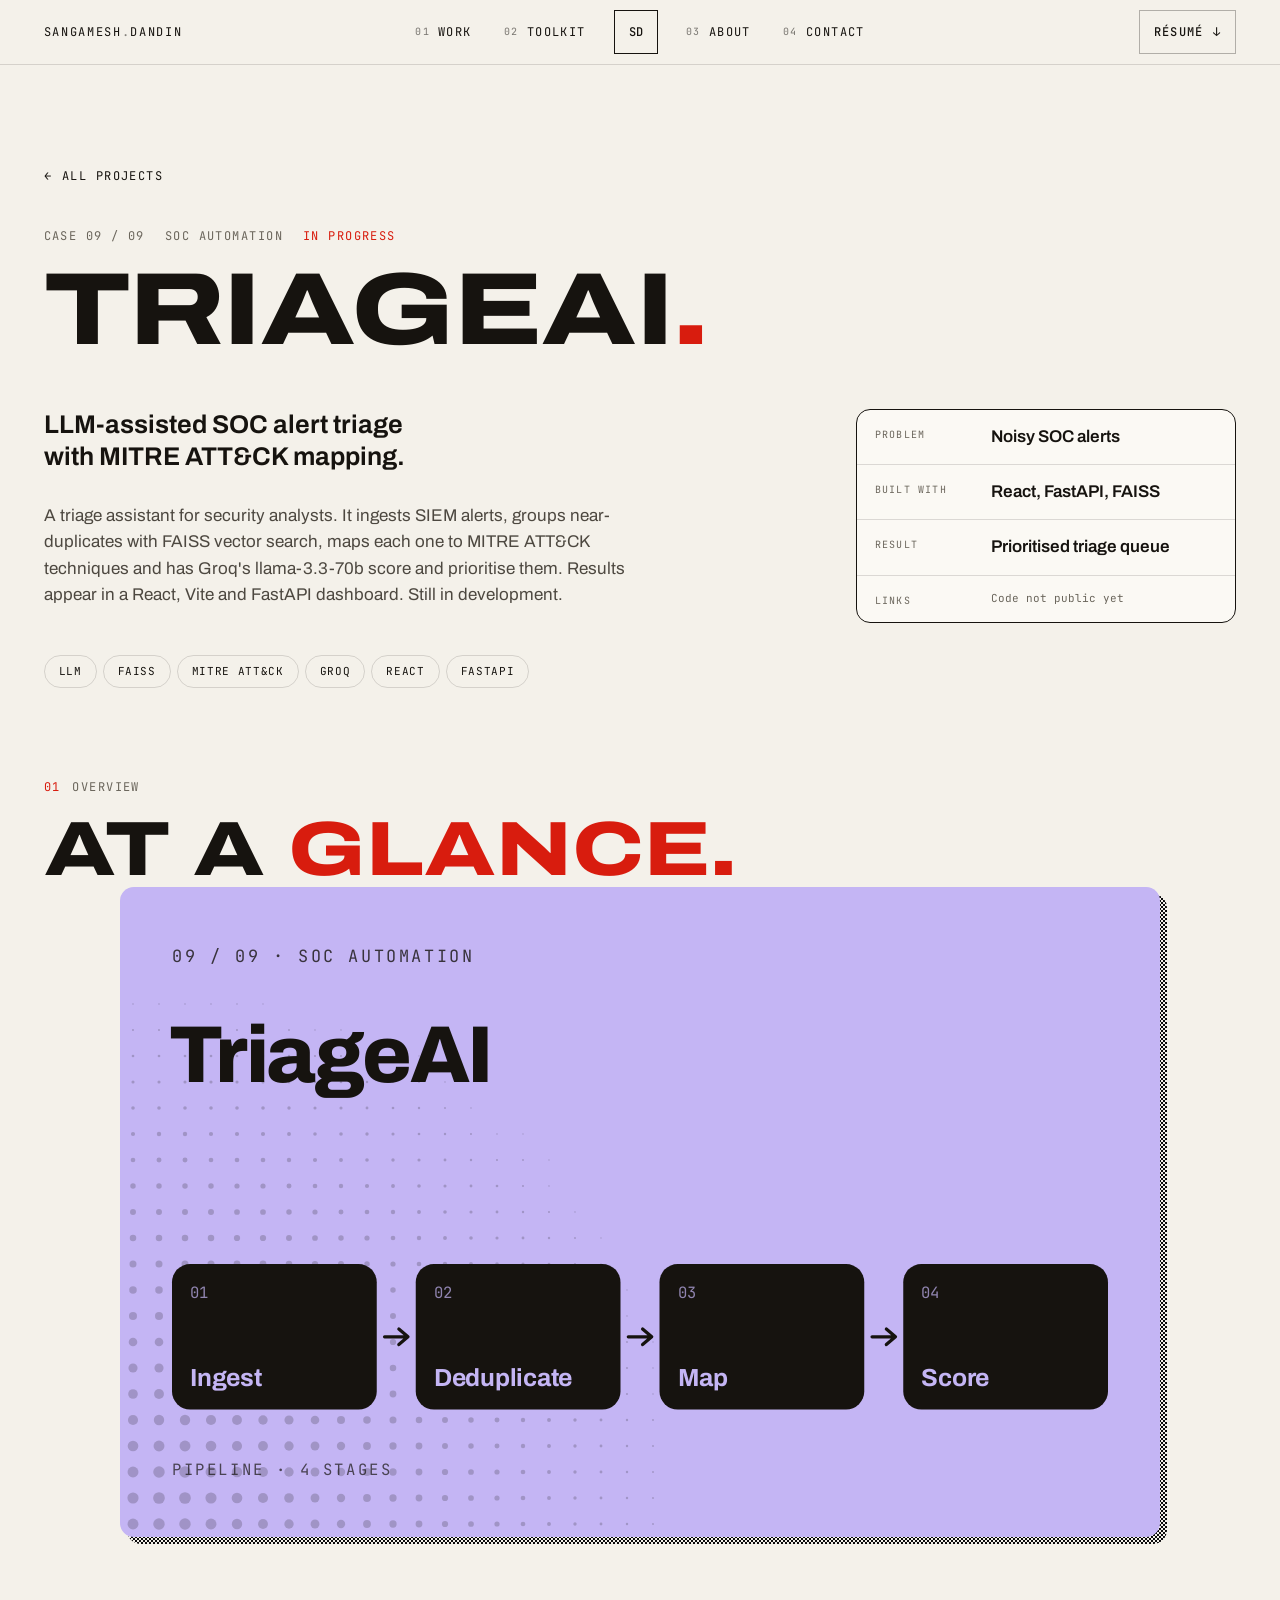
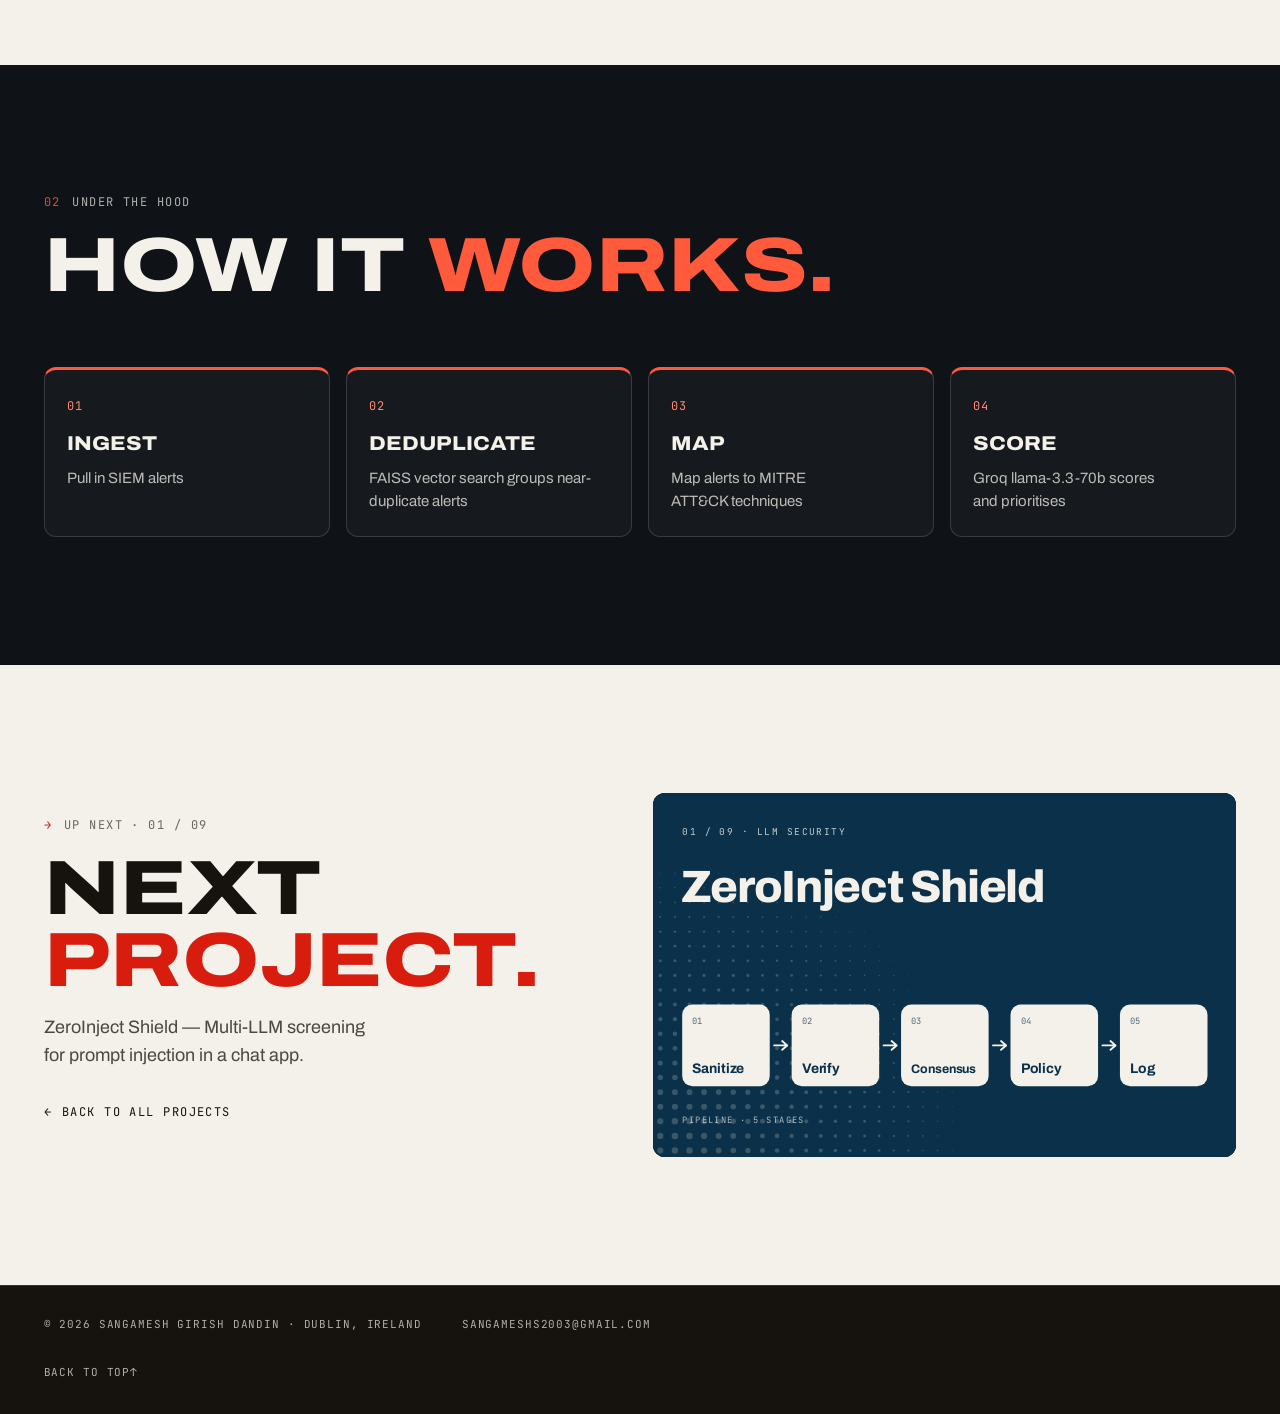
<file: work/triageai.html>
<!DOCTYPE html>
<html lang="en">
<head>
<meta charset="UTF-8">
<meta name="viewport" content="width=device-width, initial-scale=1">
<title>TriageAI — Case study · Sangamesh Girish Dandin</title>
<meta name="description" content="LLM-assisted SOC alert triage with MITRE ATT&amp;CK mapping.">
<meta name="theme-color" content="#f4f1ea">
<link rel="icon" type="image/png" sizes="32x32" href="../images/favicon-32.png">
<link rel="icon" type="image/png" sizes="64x64" href="../images/favicon-64.png">
<link rel="apple-touch-icon" href="../images/apple-touch-icon.png">
<meta property="og:type" content="website">
<meta property="og:site_name" content="Sangamesh Girish Dandin">
<meta property="og:title" content="TriageAI — Case study · Sangamesh Girish Dandin">
<meta property="og:description" content="LLM-assisted SOC alert triage with MITRE ATT&amp;CK mapping.">
<meta property="og:url" content="https://sangamesh-dev.github.io/work/triageai.html">
<meta property="og:image" content="https://sangamesh-dev.github.io/images/og-image.png">
<meta property="og:image:width" content="1200">
<meta property="og:image:height" content="630">
<meta name="twitter:card" content="summary_large_image">
<script>document.documentElement.classList.add('js');</script>
<link rel="preconnect" href="https://fonts.googleapis.com">
<link rel="preconnect" href="https://fonts.gstatic.com" crossorigin>
<link href="https://fonts.googleapis.com/css2?family=Archivo:wdth,wght@62..125,100..900&family=Big+Shoulders+Display:wght@100..900&family=JetBrains+Mono:wght@400;500&display=swap" rel="stylesheet">
<link rel="stylesheet" href="../styles.css?v=94">
</head>
<body id="top" class="page-case">
<!-- GENERATED by scripts/build.py from data/projects.json. Edit the data file, not this page. -->
<a class="skip-link" href="#main">Skip to content</a>
<header class="hdr" id="hdr">
  <div class="wrap hdr-inner">
    <a class="hdr-mark mono" href="../index.html">Sangamesh<span>.</span>Dandin</a>
    <nav class="hdr-nav" aria-label="Primary">
      <a href="../index.html#work"><span>01</span>Work</a>
      <a href="../index.html#toolkit"><span>02</span>Toolkit</a>
      <a class="hdr-logo" href="../index.html" aria-label="Home">SD</a>
      <a href="../index.html#about"><span>03</span>About</a>
      <a href="../index.html#contact"><span>04</span>Contact</a>
    </nav>
    <div class="hdr-tools">
      <a class="btn btn-ghost btn-sm" href="../Sangamesh_Dandin_Resume.pdf" download>Résumé <span aria-hidden="true">↓</span></a>
      <button type="button" class="btn btn-ghost btn-sm menu-btn" id="menu-btn" aria-expanded="false" aria-controls="menu">Menu</button>
    </div>
  </div>
  <div class="menu" id="menu" hidden>
    <nav class="wrap" aria-label="Mobile">
      <a href="../index.html#work"><span>01</span>Work</a>
      <a href="../index.html#toolkit"><span>02</span>Toolkit</a>
      <a href="../index.html#about"><span>03</span>About</a>
      <a href="../index.html#contact"><span>04</span>Contact</a>
      <a class="btn btn-solid" href="../Sangamesh_Dandin_Resume.pdf" download>Download résumé <span aria-hidden="true">↓</span></a>
    </nav>
  </div>
</header>

<main id="main">
  <section class="case-hero" data-tone="paper">
    <div class="wrap">
      <a class="back mono" href="../index.html#work"><span aria-hidden="true">←</span> All projects</a>
      <p class="case-kicker mono"><span>Case 09 / 09</span><span>SOC automation</span><span class="status" data-status="wip">In progress</span></p>
      <h1 class="case-title" style="--longest:9">TRIAGEAI<span class="accent">.</span></h1>
      <div class="case-hero-grid">
        <div class="case-intro">
          <p class="case-tagline">LLM-assisted SOC alert triage with MITRE ATT&amp;CK mapping.</p>
          <p>A triage assistant for security analysts. It ingests SIEM alerts, groups near-duplicates with FAISS vector search, maps each one to MITRE ATT&amp;CK techniques and has Groq&#x27;s llama-3.3-70b score and prioritise them. Results appear in a React, Vite and FastAPI dashboard. Still in development.</p>
          
        </div>
        <dl class="case-meta">
          <div><dt>Problem</dt><dd>Noisy SOC alerts</dd></div>
          <div><dt>Built with</dt><dd>React, FastAPI, FAISS</dd></div>
          <div><dt>Result</dt><dd>Prioritised triage queue</dd></div>
          <div><dt>Links</dt><dd class="case-links"><span class="case-link-note">Code not public yet</span></dd></div>
        </dl>
      </div>
      <ul class="tags tags-lg mono" aria-label="Technologies"><li>LLM</li><li>FAISS</li><li>MITRE ATT&amp;CK</li><li>Groq</li><li>React</li><li>FastAPI</li></ul>
    </div>
  </section>


  <section class="case-front" data-tone="paper" aria-labelledby="front-title">
    <div class="wrap">
      <p class="eyebrow mono"><span>01</span>Overview</p>
      <h2 class="case-h2" id="front-title">At a <span class="accent">glance.</span></h2>
      <figure class="cover-frame cover-lg"><svg class="cover" viewBox="0 0 800 500" role="img" aria-label="TriageAI pipeline: Ingest, Deduplicate, Map, Score">
  <rect width="800" height="500" fill="#c4b5f4"/>
  <g fill="#16130f" opacity=".2"><circle cx="10" cy="90" r="0.6"/><circle cx="30" cy="90" r="0.6"/><circle cx="50" cy="90" r="0.6"/><circle cx="70" cy="90" r="0.6"/><circle cx="90" cy="90" r="0.6"/><circle cx="110" cy="90" r="0.5"/><circle cx="10" cy="110" r="0.8"/><circle cx="30" cy="110" r="0.8"/><circle cx="50" cy="110" r="0.8"/><circle cx="70" cy="110" r="0.8"/><circle cx="90" cy="110" r="0.8"/><circle cx="110" cy="110" r="0.7"/><circle cx="130" cy="110" r="0.7"/><circle cx="150" cy="110" r="0.6"/><circle cx="170" cy="110" r="0.6"/><circle cx="10" cy="130" r="1.0"/><circle cx="30" cy="130" r="1.0"/><circle cx="50" cy="130" r="1.0"/><circle cx="70" cy="130" r="1.0"/><circle cx="90" cy="130" r="1.0"/><circle cx="110" cy="130" r="0.9"/><circle cx="130" cy="130" r="0.9"/><circle cx="150" cy="130" r="0.8"/><circle cx="170" cy="130" r="0.8"/><circle cx="190" cy="130" r="0.7"/><circle cx="210" cy="130" r="0.6"/><circle cx="230" cy="130" r="0.5"/><circle cx="10" cy="150" r="1.2"/><circle cx="30" cy="150" r="1.2"/><circle cx="50" cy="150" r="1.2"/><circle cx="70" cy="150" r="1.2"/><circle cx="90" cy="150" r="1.2"/><circle cx="110" cy="150" r="1.2"/><circle cx="130" cy="150" r="1.1"/><circle cx="150" cy="150" r="1.0"/><circle cx="170" cy="150" r="1.0"/><circle cx="190" cy="150" r="0.9"/><circle cx="210" cy="150" r="0.8"/><circle cx="230" cy="150" r="0.7"/><circle cx="250" cy="150" r="0.6"/><circle cx="10" cy="170" r="1.4"/><circle cx="30" cy="170" r="1.4"/><circle cx="50" cy="170" r="1.4"/><circle cx="70" cy="170" r="1.4"/><circle cx="90" cy="170" r="1.4"/><circle cx="110" cy="170" r="1.4"/><circle cx="130" cy="170" r="1.3"/><circle cx="150" cy="170" r="1.2"/><circle cx="170" cy="170" r="1.2"/><circle cx="190" cy="170" r="1.1"/><circle cx="210" cy="170" r="1.0"/><circle cx="230" cy="170" r="0.9"/><circle cx="250" cy="170" r="0.7"/><circle cx="270" cy="170" r="0.6"/><circle cx="10" cy="190" r="1.6"/><circle cx="30" cy="190" r="1.7"/><circle cx="50" cy="190" r="1.7"/><circle cx="70" cy="190" r="1.6"/><circle cx="90" cy="190" r="1.6"/><circle cx="110" cy="190" r="1.6"/><circle cx="130" cy="190" r="1.5"/><circle cx="150" cy="190" r="1.4"/><circle cx="170" cy="190" r="1.4"/><circle cx="190" cy="190" r="1.3"/><circle cx="210" cy="190" r="1.2"/><circle cx="230" cy="190" r="1.0"/><circle cx="250" cy="190" r="0.9"/><circle cx="270" cy="190" r="0.8"/><circle cx="290" cy="190" r="0.6"/><circle cx="310" cy="190" r="0.5"/><circle cx="10" cy="210" r="1.8"/><circle cx="30" cy="210" r="1.9"/><circle cx="50" cy="210" r="1.9"/><circle cx="70" cy="210" r="1.8"/><circle cx="90" cy="210" r="1.8"/><circle cx="110" cy="210" r="1.8"/><circle cx="130" cy="210" r="1.7"/><circle cx="150" cy="210" r="1.6"/><circle cx="170" cy="210" r="1.5"/><circle cx="190" cy="210" r="1.4"/><circle cx="210" cy="210" r="1.3"/><circle cx="230" cy="210" r="1.2"/><circle cx="250" cy="210" r="1.1"/><circle cx="270" cy="210" r="0.9"/><circle cx="290" cy="210" r="0.8"/><circle cx="310" cy="210" r="0.7"/><circle cx="330" cy="210" r="0.5"/><circle cx="10" cy="230" r="2.1"/><circle cx="30" cy="230" r="2.1"/><circle cx="50" cy="230" r="2.1"/><circle cx="70" cy="230" r="2.1"/><circle cx="90" cy="230" r="2.0"/><circle cx="110" cy="230" r="2.0"/><circle cx="130" cy="230" r="1.9"/><circle cx="150" cy="230" r="1.8"/><circle cx="170" cy="230" r="1.7"/><circle cx="190" cy="230" r="1.6"/><circle cx="210" cy="230" r="1.5"/><circle cx="230" cy="230" r="1.4"/><circle cx="250" cy="230" r="1.2"/><circle cx="270" cy="230" r="1.1"/><circle cx="290" cy="230" r="1.0"/><circle cx="310" cy="230" r="0.8"/><circle cx="330" cy="230" r="0.6"/><circle cx="10" cy="250" r="2.3"/><circle cx="30" cy="250" r="2.3"/><circle cx="50" cy="250" r="2.3"/><circle cx="70" cy="250" r="2.3"/><circle cx="90" cy="250" r="2.2"/><circle cx="110" cy="250" r="2.2"/><circle cx="130" cy="250" r="2.1"/><circle cx="150" cy="250" r="2.0"/><circle cx="170" cy="250" r="1.9"/><circle cx="190" cy="250" r="1.8"/><circle cx="210" cy="250" r="1.7"/><circle cx="230" cy="250" r="1.5"/><circle cx="250" cy="250" r="1.4"/><circle cx="270" cy="250" r="1.2"/><circle cx="290" cy="250" r="1.1"/><circle cx="310" cy="250" r="0.9"/><circle cx="330" cy="250" r="0.8"/><circle cx="350" cy="250" r="0.6"/><circle cx="10" cy="270" r="2.5"/><circle cx="30" cy="270" r="2.5"/><circle cx="50" cy="270" r="2.5"/><circle cx="70" cy="270" r="2.5"/><circle cx="90" cy="270" r="2.4"/><circle cx="110" cy="270" r="2.4"/><circle cx="130" cy="270" r="2.3"/><circle cx="150" cy="270" r="2.2"/><circle cx="170" cy="270" r="2.1"/><circle cx="190" cy="270" r="2.0"/><circle cx="210" cy="270" r="1.8"/><circle cx="230" cy="270" r="1.7"/><circle cx="250" cy="270" r="1.5"/><circle cx="270" cy="270" r="1.4"/><circle cx="290" cy="270" r="1.2"/><circle cx="310" cy="270" r="1.1"/><circle cx="330" cy="270" r="0.9"/><circle cx="350" cy="270" r="0.7"/><circle cx="370" cy="270" r="0.5"/><circle cx="10" cy="290" r="2.7"/><circle cx="30" cy="290" r="2.7"/><circle cx="50" cy="290" r="2.7"/><circle cx="70" cy="290" r="2.7"/><circle cx="90" cy="290" r="2.6"/><circle cx="110" cy="290" r="2.6"/><circle cx="130" cy="290" r="2.5"/><circle cx="150" cy="290" r="2.4"/><circle cx="170" cy="290" r="2.3"/><circle cx="190" cy="290" r="2.1"/><circle cx="210" cy="290" r="2.0"/><circle cx="230" cy="290" r="1.8"/><circle cx="250" cy="290" r="1.7"/><circle cx="270" cy="290" r="1.5"/><circle cx="290" cy="290" r="1.4"/><circle cx="310" cy="290" r="1.2"/><circle cx="330" cy="290" r="1.0"/><circle cx="350" cy="290" r="0.8"/><circle cx="370" cy="290" r="0.6"/><circle cx="10" cy="310" r="2.9"/><circle cx="30" cy="310" r="2.9"/><circle cx="50" cy="310" r="2.9"/><circle cx="70" cy="310" r="2.9"/><circle cx="90" cy="310" r="2.8"/><circle cx="110" cy="310" r="2.8"/><circle cx="130" cy="310" r="2.7"/><circle cx="150" cy="310" r="2.6"/><circle cx="170" cy="310" r="2.4"/><circle cx="190" cy="310" r="2.3"/><circle cx="210" cy="310" r="2.1"/><circle cx="230" cy="310" r="2.0"/><circle cx="250" cy="310" r="1.8"/><circle cx="270" cy="310" r="1.7"/><circle cx="290" cy="310" r="1.5"/><circle cx="310" cy="310" r="1.3"/><circle cx="330" cy="310" r="1.1"/><circle cx="350" cy="310" r="0.9"/><circle cx="370" cy="310" r="0.7"/><circle cx="390" cy="310" r="0.5"/><circle cx="10" cy="330" r="3.1"/><circle cx="30" cy="330" r="3.1"/><circle cx="50" cy="330" r="3.1"/><circle cx="70" cy="330" r="3.1"/><circle cx="90" cy="330" r="3.0"/><circle cx="110" cy="330" r="3.0"/><circle cx="130" cy="330" r="2.8"/><circle cx="150" cy="330" r="2.7"/><circle cx="170" cy="330" r="2.6"/><circle cx="190" cy="330" r="2.4"/><circle cx="210" cy="330" r="2.3"/><circle cx="230" cy="330" r="2.1"/><circle cx="250" cy="330" r="1.9"/><circle cx="270" cy="330" r="1.8"/><circle cx="290" cy="330" r="1.6"/><circle cx="310" cy="330" r="1.4"/><circle cx="330" cy="330" r="1.2"/><circle cx="350" cy="330" r="1.0"/><circle cx="370" cy="330" r="0.8"/><circle cx="390" cy="330" r="0.6"/><circle cx="10" cy="350" r="3.3"/><circle cx="30" cy="350" r="3.3"/><circle cx="50" cy="350" r="3.3"/><circle cx="70" cy="350" r="3.3"/><circle cx="90" cy="350" r="3.2"/><circle cx="110" cy="350" r="3.1"/><circle cx="130" cy="350" r="3.0"/><circle cx="150" cy="350" r="2.9"/><circle cx="170" cy="350" r="2.7"/><circle cx="190" cy="350" r="2.6"/><circle cx="210" cy="350" r="2.4"/><circle cx="230" cy="350" r="2.2"/><circle cx="250" cy="350" r="2.1"/><circle cx="270" cy="350" r="1.9"/><circle cx="290" cy="350" r="1.7"/><circle cx="310" cy="350" r="1.5"/><circle cx="330" cy="350" r="1.3"/><circle cx="350" cy="350" r="1.1"/><circle cx="370" cy="350" r="0.9"/><circle cx="390" cy="350" r="0.7"/><circle cx="410" cy="350" r="0.5"/><circle cx="10" cy="370" r="3.5"/><circle cx="30" cy="370" r="3.5"/><circle cx="50" cy="370" r="3.5"/><circle cx="70" cy="370" r="3.5"/><circle cx="90" cy="370" r="3.4"/><circle cx="110" cy="370" r="3.3"/><circle cx="130" cy="370" r="3.2"/><circle cx="150" cy="370" r="3.0"/><circle cx="170" cy="370" r="2.9"/><circle cx="190" cy="370" r="2.7"/><circle cx="210" cy="370" r="2.5"/><circle cx="230" cy="370" r="2.3"/><circle cx="250" cy="370" r="2.2"/><circle cx="270" cy="370" r="2.0"/><circle cx="290" cy="370" r="1.8"/><circle cx="310" cy="370" r="1.6"/><circle cx="330" cy="370" r="1.4"/><circle cx="350" cy="370" r="1.2"/><circle cx="370" cy="370" r="1.0"/><circle cx="390" cy="370" r="0.8"/><circle cx="410" cy="370" r="0.6"/><circle cx="10" cy="390" r="3.7"/><circle cx="30" cy="390" r="3.8"/><circle cx="50" cy="390" r="3.8"/><circle cx="70" cy="390" r="3.7"/><circle cx="90" cy="390" r="3.6"/><circle cx="110" cy="390" r="3.5"/><circle cx="130" cy="390" r="3.3"/><circle cx="150" cy="390" r="3.2"/><circle cx="170" cy="390" r="3.0"/><circle cx="190" cy="390" r="2.8"/><circle cx="210" cy="390" r="2.6"/><circle cx="230" cy="390" r="2.4"/><circle cx="250" cy="390" r="2.2"/><circle cx="270" cy="390" r="2.0"/><circle cx="290" cy="390" r="1.8"/><circle cx="310" cy="390" r="1.6"/><circle cx="330" cy="390" r="1.4"/><circle cx="350" cy="390" r="1.2"/><circle cx="370" cy="390" r="1.0"/><circle cx="390" cy="390" r="0.8"/><circle cx="410" cy="390" r="0.6"/><circle cx="10" cy="410" r="3.9"/><circle cx="30" cy="410" r="4.0"/><circle cx="50" cy="410" r="4.0"/><circle cx="70" cy="410" r="3.9"/><circle cx="90" cy="410" r="3.8"/><circle cx="110" cy="410" r="3.6"/><circle cx="130" cy="410" r="3.5"/><circle cx="150" cy="410" r="3.3"/><circle cx="170" cy="410" r="3.1"/><circle cx="190" cy="410" r="2.9"/><circle cx="210" cy="410" r="2.7"/><circle cx="230" cy="410" r="2.5"/><circle cx="250" cy="410" r="2.3"/><circle cx="270" cy="410" r="2.1"/><circle cx="290" cy="410" r="1.9"/><circle cx="310" cy="410" r="1.7"/><circle cx="330" cy="410" r="1.5"/><circle cx="350" cy="410" r="1.3"/><circle cx="370" cy="410" r="1.1"/><circle cx="390" cy="410" r="0.9"/><circle cx="410" cy="410" r="0.7"/><circle cx="10" cy="430" r="4.1"/><circle cx="30" cy="430" r="4.2"/><circle cx="50" cy="430" r="4.2"/><circle cx="70" cy="430" r="4.1"/><circle cx="90" cy="430" r="3.9"/><circle cx="110" cy="430" r="3.8"/><circle cx="130" cy="430" r="3.6"/><circle cx="150" cy="430" r="3.4"/><circle cx="170" cy="430" r="3.2"/><circle cx="190" cy="430" r="3.0"/><circle cx="210" cy="430" r="2.8"/><circle cx="230" cy="430" r="2.6"/><circle cx="250" cy="430" r="2.3"/><circle cx="270" cy="430" r="2.1"/><circle cx="290" cy="430" r="1.9"/><circle cx="310" cy="430" r="1.7"/><circle cx="330" cy="430" r="1.5"/><circle cx="350" cy="430" r="1.3"/><circle cx="370" cy="430" r="1.1"/><circle cx="390" cy="430" r="0.9"/><circle cx="410" cy="430" r="0.7"/><circle cx="10" cy="450" r="4.2"/><circle cx="30" cy="450" r="4.4"/><circle cx="50" cy="450" r="4.4"/><circle cx="70" cy="450" r="4.2"/><circle cx="90" cy="450" r="4.0"/><circle cx="110" cy="450" r="3.8"/><circle cx="130" cy="450" r="3.6"/><circle cx="150" cy="450" r="3.4"/><circle cx="170" cy="450" r="3.2"/><circle cx="190" cy="450" r="3.0"/><circle cx="210" cy="450" r="2.8"/><circle cx="230" cy="450" r="2.6"/><circle cx="250" cy="450" r="2.4"/><circle cx="270" cy="450" r="2.2"/><circle cx="290" cy="450" r="2.0"/><circle cx="310" cy="450" r="1.8"/><circle cx="330" cy="450" r="1.5"/><circle cx="350" cy="450" r="1.3"/><circle cx="370" cy="450" r="1.1"/><circle cx="390" cy="450" r="0.9"/><circle cx="410" cy="450" r="0.7"/><circle cx="10" cy="470" r="4.3"/><circle cx="30" cy="470" r="4.5"/><circle cx="50" cy="470" r="4.5"/><circle cx="70" cy="470" r="4.3"/><circle cx="90" cy="470" r="4.1"/><circle cx="110" cy="470" r="3.9"/><circle cx="130" cy="470" r="3.7"/><circle cx="150" cy="470" r="3.4"/><circle cx="170" cy="470" r="3.2"/><circle cx="190" cy="470" r="3.0"/><circle cx="210" cy="470" r="2.8"/><circle cx="230" cy="470" r="2.6"/><circle cx="250" cy="470" r="2.4"/><circle cx="270" cy="470" r="2.2"/><circle cx="290" cy="470" r="2.0"/><circle cx="310" cy="470" r="1.8"/><circle cx="330" cy="470" r="1.5"/><circle cx="350" cy="470" r="1.3"/><circle cx="370" cy="470" r="1.1"/><circle cx="390" cy="470" r="0.9"/><circle cx="410" cy="470" r="0.7"/><circle cx="10" cy="490" r="4.2"/><circle cx="30" cy="490" r="4.4"/><circle cx="50" cy="490" r="4.4"/><circle cx="70" cy="490" r="4.2"/><circle cx="90" cy="490" r="4.0"/><circle cx="110" cy="490" r="3.8"/><circle cx="130" cy="490" r="3.6"/><circle cx="150" cy="490" r="3.4"/><circle cx="170" cy="490" r="3.2"/><circle cx="190" cy="490" r="3.0"/><circle cx="210" cy="490" r="2.8"/><circle cx="230" cy="490" r="2.6"/><circle cx="250" cy="490" r="2.4"/><circle cx="270" cy="490" r="2.2"/><circle cx="290" cy="490" r="2.0"/><circle cx="310" cy="490" r="1.8"/><circle cx="330" cy="490" r="1.5"/><circle cx="350" cy="490" r="1.3"/><circle cx="370" cy="490" r="1.1"/><circle cx="390" cy="490" r="0.9"/><circle cx="410" cy="490" r="0.7"/></g>
  <text class="cv-mono" x="40" y="58" font-size="13" fill="#16130f" opacity=".8" letter-spacing="2">09 / 09 · SOC AUTOMATION</text>
  <text class="cv-name" x="38" y="150" font-size="62" fill="#16130f">TriageAI</text>
  <rect x="40.0" y="290" width="157.5" height="112" rx="14" fill="#16130f"/><text class="cv-mono" x="54.0" y="316" font-size="12" fill="#c4b5f4" opacity=".7">01</text><text class="cv-step" x="54.0" y="384.0" font-size="19" fill="#c4b5f4"><tspan x="54.0" dy="0.0">Ingest</tspan></text><path d="M203.5 346 h18 m-7 -6 l7 6 l-7 6" fill="none" stroke="#16130f" stroke-width="2.5" stroke-linecap="round" stroke-linejoin="round"/><rect x="227.5" y="290" width="157.5" height="112" rx="14" fill="#16130f"/><text class="cv-mono" x="241.5" y="316" font-size="12" fill="#c4b5f4" opacity=".7">02</text><text class="cv-step" x="241.5" y="384.0" font-size="19" fill="#c4b5f4"><tspan x="241.5" dy="0.0">Deduplicate</tspan></text><path d="M391.0 346 h18 m-7 -6 l7 6 l-7 6" fill="none" stroke="#16130f" stroke-width="2.5" stroke-linecap="round" stroke-linejoin="round"/><rect x="415.0" y="290" width="157.5" height="112" rx="14" fill="#16130f"/><text class="cv-mono" x="429.0" y="316" font-size="12" fill="#c4b5f4" opacity=".7">03</text><text class="cv-step" x="429.0" y="384.0" font-size="19" fill="#c4b5f4"><tspan x="429.0" dy="0.0">Map</tspan></text><path d="M578.5 346 h18 m-7 -6 l7 6 l-7 6" fill="none" stroke="#16130f" stroke-width="2.5" stroke-linecap="round" stroke-linejoin="round"/><rect x="602.5" y="290" width="157.5" height="112" rx="14" fill="#16130f"/><text class="cv-mono" x="616.5" y="316" font-size="12" fill="#c4b5f4" opacity=".7">04</text><text class="cv-step" x="616.5" y="384.0" font-size="19" fill="#c4b5f4"><tspan x="616.5" dy="0.0">Score</tspan></text>
  <text class="cv-mono" x="40" y="452" font-size="12" fill="#16130f" opacity=".7" letter-spacing="2">PIPELINE · 4 STAGES</text>
</svg></figure>
    </div>
  </section>

  <section class="case-back" data-tone="ink" aria-labelledby="back-title">
    <div class="wrap">
      <p class="eyebrow mono"><span>02</span>Under the hood</p>
      <h2 class="case-h2" id="back-title">How it <span class="accent">works.</span></h2>
      <ol class="pipeline"><li class="step"><span class="step-n mono">01</span><h3 class="step-t">Ingest</h3><p>Pull in SIEM alerts</p></li><li class="step"><span class="step-n mono">02</span><h3 class="step-t">Deduplicate</h3><p>FAISS vector search groups near-duplicate alerts</p></li><li class="step"><span class="step-n mono">03</span><h3 class="step-t">Map</h3><p>Map alerts to MITRE ATT&amp;CK techniques</p></li><li class="step"><span class="step-n mono">04</span><h3 class="step-t">Score</h3><p>Groq llama-3.3-70b scores and prioritises</p></li></ol>
      
    </div>
  </section>

  <section class="case-next" data-tone="paper" aria-labelledby="next-title">
    <div class="wrap case-next-grid">
      <div>
        <p class="eyebrow mono"><span>→</span>Up next · 01 / 09</p>
        <h2 class="case-h2 next-h2" id="next-title"><a href="zeroinject-shield.html">Next <span class="accent">project.</span></a></h2>
        <p class="next-name">ZeroInject Shield — Multi-LLM screening for prompt injection in a chat app.</p>
        <a class="back mono" href="../index.html#work"><span aria-hidden="true">←</span> Back to all projects</a>
      </div>
      <a class="next-media rail-media" href="zeroinject-shield.html" tabindex="-1" aria-hidden="true">
        <span class="rail-shot"><svg class="cover" viewBox="0 0 800 500" role="img" aria-label="ZeroInject Shield pipeline: Sanitize, Verify, Consensus, Policy, Log">
  <rect width="800" height="500" fill="#0a3149"/>
  <g fill="#f4f1ea" opacity=".2"><circle cx="10" cy="90" r="0.6"/><circle cx="30" cy="90" r="0.6"/><circle cx="50" cy="90" r="0.6"/><circle cx="70" cy="90" r="0.6"/><circle cx="90" cy="90" r="0.6"/><circle cx="110" cy="90" r="0.5"/><circle cx="10" cy="110" r="0.8"/><circle cx="30" cy="110" r="0.8"/><circle cx="50" cy="110" r="0.8"/><circle cx="70" cy="110" r="0.8"/><circle cx="90" cy="110" r="0.8"/><circle cx="110" cy="110" r="0.7"/><circle cx="130" cy="110" r="0.7"/><circle cx="150" cy="110" r="0.6"/><circle cx="170" cy="110" r="0.6"/><circle cx="10" cy="130" r="1.0"/><circle cx="30" cy="130" r="1.0"/><circle cx="50" cy="130" r="1.0"/><circle cx="70" cy="130" r="1.0"/><circle cx="90" cy="130" r="1.0"/><circle cx="110" cy="130" r="0.9"/><circle cx="130" cy="130" r="0.9"/><circle cx="150" cy="130" r="0.8"/><circle cx="170" cy="130" r="0.8"/><circle cx="190" cy="130" r="0.7"/><circle cx="210" cy="130" r="0.6"/><circle cx="230" cy="130" r="0.5"/><circle cx="10" cy="150" r="1.2"/><circle cx="30" cy="150" r="1.2"/><circle cx="50" cy="150" r="1.2"/><circle cx="70" cy="150" r="1.2"/><circle cx="90" cy="150" r="1.2"/><circle cx="110" cy="150" r="1.2"/><circle cx="130" cy="150" r="1.1"/><circle cx="150" cy="150" r="1.0"/><circle cx="170" cy="150" r="1.0"/><circle cx="190" cy="150" r="0.9"/><circle cx="210" cy="150" r="0.8"/><circle cx="230" cy="150" r="0.7"/><circle cx="250" cy="150" r="0.6"/><circle cx="10" cy="170" r="1.4"/><circle cx="30" cy="170" r="1.4"/><circle cx="50" cy="170" r="1.4"/><circle cx="70" cy="170" r="1.4"/><circle cx="90" cy="170" r="1.4"/><circle cx="110" cy="170" r="1.4"/><circle cx="130" cy="170" r="1.3"/><circle cx="150" cy="170" r="1.2"/><circle cx="170" cy="170" r="1.2"/><circle cx="190" cy="170" r="1.1"/><circle cx="210" cy="170" r="1.0"/><circle cx="230" cy="170" r="0.9"/><circle cx="250" cy="170" r="0.7"/><circle cx="270" cy="170" r="0.6"/><circle cx="10" cy="190" r="1.6"/><circle cx="30" cy="190" r="1.7"/><circle cx="50" cy="190" r="1.7"/><circle cx="70" cy="190" r="1.6"/><circle cx="90" cy="190" r="1.6"/><circle cx="110" cy="190" r="1.6"/><circle cx="130" cy="190" r="1.5"/><circle cx="150" cy="190" r="1.4"/><circle cx="170" cy="190" r="1.4"/><circle cx="190" cy="190" r="1.3"/><circle cx="210" cy="190" r="1.2"/><circle cx="230" cy="190" r="1.0"/><circle cx="250" cy="190" r="0.9"/><circle cx="270" cy="190" r="0.8"/><circle cx="290" cy="190" r="0.6"/><circle cx="310" cy="190" r="0.5"/><circle cx="10" cy="210" r="1.8"/><circle cx="30" cy="210" r="1.9"/><circle cx="50" cy="210" r="1.9"/><circle cx="70" cy="210" r="1.8"/><circle cx="90" cy="210" r="1.8"/><circle cx="110" cy="210" r="1.8"/><circle cx="130" cy="210" r="1.7"/><circle cx="150" cy="210" r="1.6"/><circle cx="170" cy="210" r="1.5"/><circle cx="190" cy="210" r="1.4"/><circle cx="210" cy="210" r="1.3"/><circle cx="230" cy="210" r="1.2"/><circle cx="250" cy="210" r="1.1"/><circle cx="270" cy="210" r="0.9"/><circle cx="290" cy="210" r="0.8"/><circle cx="310" cy="210" r="0.7"/><circle cx="330" cy="210" r="0.5"/><circle cx="10" cy="230" r="2.1"/><circle cx="30" cy="230" r="2.1"/><circle cx="50" cy="230" r="2.1"/><circle cx="70" cy="230" r="2.1"/><circle cx="90" cy="230" r="2.0"/><circle cx="110" cy="230" r="2.0"/><circle cx="130" cy="230" r="1.9"/><circle cx="150" cy="230" r="1.8"/><circle cx="170" cy="230" r="1.7"/><circle cx="190" cy="230" r="1.6"/><circle cx="210" cy="230" r="1.5"/><circle cx="230" cy="230" r="1.4"/><circle cx="250" cy="230" r="1.2"/><circle cx="270" cy="230" r="1.1"/><circle cx="290" cy="230" r="1.0"/><circle cx="310" cy="230" r="0.8"/><circle cx="330" cy="230" r="0.6"/><circle cx="10" cy="250" r="2.3"/><circle cx="30" cy="250" r="2.3"/><circle cx="50" cy="250" r="2.3"/><circle cx="70" cy="250" r="2.3"/><circle cx="90" cy="250" r="2.2"/><circle cx="110" cy="250" r="2.2"/><circle cx="130" cy="250" r="2.1"/><circle cx="150" cy="250" r="2.0"/><circle cx="170" cy="250" r="1.9"/><circle cx="190" cy="250" r="1.8"/><circle cx="210" cy="250" r="1.7"/><circle cx="230" cy="250" r="1.5"/><circle cx="250" cy="250" r="1.4"/><circle cx="270" cy="250" r="1.2"/><circle cx="290" cy="250" r="1.1"/><circle cx="310" cy="250" r="0.9"/><circle cx="330" cy="250" r="0.8"/><circle cx="350" cy="250" r="0.6"/><circle cx="10" cy="270" r="2.5"/><circle cx="30" cy="270" r="2.5"/><circle cx="50" cy="270" r="2.5"/><circle cx="70" cy="270" r="2.5"/><circle cx="90" cy="270" r="2.4"/><circle cx="110" cy="270" r="2.4"/><circle cx="130" cy="270" r="2.3"/><circle cx="150" cy="270" r="2.2"/><circle cx="170" cy="270" r="2.1"/><circle cx="190" cy="270" r="2.0"/><circle cx="210" cy="270" r="1.8"/><circle cx="230" cy="270" r="1.7"/><circle cx="250" cy="270" r="1.5"/><circle cx="270" cy="270" r="1.4"/><circle cx="290" cy="270" r="1.2"/><circle cx="310" cy="270" r="1.1"/><circle cx="330" cy="270" r="0.9"/><circle cx="350" cy="270" r="0.7"/><circle cx="370" cy="270" r="0.5"/><circle cx="10" cy="290" r="2.7"/><circle cx="30" cy="290" r="2.7"/><circle cx="50" cy="290" r="2.7"/><circle cx="70" cy="290" r="2.7"/><circle cx="90" cy="290" r="2.6"/><circle cx="110" cy="290" r="2.6"/><circle cx="130" cy="290" r="2.5"/><circle cx="150" cy="290" r="2.4"/><circle cx="170" cy="290" r="2.3"/><circle cx="190" cy="290" r="2.1"/><circle cx="210" cy="290" r="2.0"/><circle cx="230" cy="290" r="1.8"/><circle cx="250" cy="290" r="1.7"/><circle cx="270" cy="290" r="1.5"/><circle cx="290" cy="290" r="1.4"/><circle cx="310" cy="290" r="1.2"/><circle cx="330" cy="290" r="1.0"/><circle cx="350" cy="290" r="0.8"/><circle cx="370" cy="290" r="0.6"/><circle cx="10" cy="310" r="2.9"/><circle cx="30" cy="310" r="2.9"/><circle cx="50" cy="310" r="2.9"/><circle cx="70" cy="310" r="2.9"/><circle cx="90" cy="310" r="2.8"/><circle cx="110" cy="310" r="2.8"/><circle cx="130" cy="310" r="2.7"/><circle cx="150" cy="310" r="2.6"/><circle cx="170" cy="310" r="2.4"/><circle cx="190" cy="310" r="2.3"/><circle cx="210" cy="310" r="2.1"/><circle cx="230" cy="310" r="2.0"/><circle cx="250" cy="310" r="1.8"/><circle cx="270" cy="310" r="1.7"/><circle cx="290" cy="310" r="1.5"/><circle cx="310" cy="310" r="1.3"/><circle cx="330" cy="310" r="1.1"/><circle cx="350" cy="310" r="0.9"/><circle cx="370" cy="310" r="0.7"/><circle cx="390" cy="310" r="0.5"/><circle cx="10" cy="330" r="3.1"/><circle cx="30" cy="330" r="3.1"/><circle cx="50" cy="330" r="3.1"/><circle cx="70" cy="330" r="3.1"/><circle cx="90" cy="330" r="3.0"/><circle cx="110" cy="330" r="3.0"/><circle cx="130" cy="330" r="2.8"/><circle cx="150" cy="330" r="2.7"/><circle cx="170" cy="330" r="2.6"/><circle cx="190" cy="330" r="2.4"/><circle cx="210" cy="330" r="2.3"/><circle cx="230" cy="330" r="2.1"/><circle cx="250" cy="330" r="1.9"/><circle cx="270" cy="330" r="1.8"/><circle cx="290" cy="330" r="1.6"/><circle cx="310" cy="330" r="1.4"/><circle cx="330" cy="330" r="1.2"/><circle cx="350" cy="330" r="1.0"/><circle cx="370" cy="330" r="0.8"/><circle cx="390" cy="330" r="0.6"/><circle cx="10" cy="350" r="3.3"/><circle cx="30" cy="350" r="3.3"/><circle cx="50" cy="350" r="3.3"/><circle cx="70" cy="350" r="3.3"/><circle cx="90" cy="350" r="3.2"/><circle cx="110" cy="350" r="3.1"/><circle cx="130" cy="350" r="3.0"/><circle cx="150" cy="350" r="2.9"/><circle cx="170" cy="350" r="2.7"/><circle cx="190" cy="350" r="2.6"/><circle cx="210" cy="350" r="2.4"/><circle cx="230" cy="350" r="2.2"/><circle cx="250" cy="350" r="2.1"/><circle cx="270" cy="350" r="1.9"/><circle cx="290" cy="350" r="1.7"/><circle cx="310" cy="350" r="1.5"/><circle cx="330" cy="350" r="1.3"/><circle cx="350" cy="350" r="1.1"/><circle cx="370" cy="350" r="0.9"/><circle cx="390" cy="350" r="0.7"/><circle cx="410" cy="350" r="0.5"/><circle cx="10" cy="370" r="3.5"/><circle cx="30" cy="370" r="3.5"/><circle cx="50" cy="370" r="3.5"/><circle cx="70" cy="370" r="3.5"/><circle cx="90" cy="370" r="3.4"/><circle cx="110" cy="370" r="3.3"/><circle cx="130" cy="370" r="3.2"/><circle cx="150" cy="370" r="3.0"/><circle cx="170" cy="370" r="2.9"/><circle cx="190" cy="370" r="2.7"/><circle cx="210" cy="370" r="2.5"/><circle cx="230" cy="370" r="2.3"/><circle cx="250" cy="370" r="2.2"/><circle cx="270" cy="370" r="2.0"/><circle cx="290" cy="370" r="1.8"/><circle cx="310" cy="370" r="1.6"/><circle cx="330" cy="370" r="1.4"/><circle cx="350" cy="370" r="1.2"/><circle cx="370" cy="370" r="1.0"/><circle cx="390" cy="370" r="0.8"/><circle cx="410" cy="370" r="0.6"/><circle cx="10" cy="390" r="3.7"/><circle cx="30" cy="390" r="3.8"/><circle cx="50" cy="390" r="3.8"/><circle cx="70" cy="390" r="3.7"/><circle cx="90" cy="390" r="3.6"/><circle cx="110" cy="390" r="3.5"/><circle cx="130" cy="390" r="3.3"/><circle cx="150" cy="390" r="3.2"/><circle cx="170" cy="390" r="3.0"/><circle cx="190" cy="390" r="2.8"/><circle cx="210" cy="390" r="2.6"/><circle cx="230" cy="390" r="2.4"/><circle cx="250" cy="390" r="2.2"/><circle cx="270" cy="390" r="2.0"/><circle cx="290" cy="390" r="1.8"/><circle cx="310" cy="390" r="1.6"/><circle cx="330" cy="390" r="1.4"/><circle cx="350" cy="390" r="1.2"/><circle cx="370" cy="390" r="1.0"/><circle cx="390" cy="390" r="0.8"/><circle cx="410" cy="390" r="0.6"/><circle cx="10" cy="410" r="3.9"/><circle cx="30" cy="410" r="4.0"/><circle cx="50" cy="410" r="4.0"/><circle cx="70" cy="410" r="3.9"/><circle cx="90" cy="410" r="3.8"/><circle cx="110" cy="410" r="3.6"/><circle cx="130" cy="410" r="3.5"/><circle cx="150" cy="410" r="3.3"/><circle cx="170" cy="410" r="3.1"/><circle cx="190" cy="410" r="2.9"/><circle cx="210" cy="410" r="2.7"/><circle cx="230" cy="410" r="2.5"/><circle cx="250" cy="410" r="2.3"/><circle cx="270" cy="410" r="2.1"/><circle cx="290" cy="410" r="1.9"/><circle cx="310" cy="410" r="1.7"/><circle cx="330" cy="410" r="1.5"/><circle cx="350" cy="410" r="1.3"/><circle cx="370" cy="410" r="1.1"/><circle cx="390" cy="410" r="0.9"/><circle cx="410" cy="410" r="0.7"/><circle cx="10" cy="430" r="4.1"/><circle cx="30" cy="430" r="4.2"/><circle cx="50" cy="430" r="4.2"/><circle cx="70" cy="430" r="4.1"/><circle cx="90" cy="430" r="3.9"/><circle cx="110" cy="430" r="3.8"/><circle cx="130" cy="430" r="3.6"/><circle cx="150" cy="430" r="3.4"/><circle cx="170" cy="430" r="3.2"/><circle cx="190" cy="430" r="3.0"/><circle cx="210" cy="430" r="2.8"/><circle cx="230" cy="430" r="2.6"/><circle cx="250" cy="430" r="2.3"/><circle cx="270" cy="430" r="2.1"/><circle cx="290" cy="430" r="1.9"/><circle cx="310" cy="430" r="1.7"/><circle cx="330" cy="430" r="1.5"/><circle cx="350" cy="430" r="1.3"/><circle cx="370" cy="430" r="1.1"/><circle cx="390" cy="430" r="0.9"/><circle cx="410" cy="430" r="0.7"/><circle cx="10" cy="450" r="4.2"/><circle cx="30" cy="450" r="4.4"/><circle cx="50" cy="450" r="4.4"/><circle cx="70" cy="450" r="4.2"/><circle cx="90" cy="450" r="4.0"/><circle cx="110" cy="450" r="3.8"/><circle cx="130" cy="450" r="3.6"/><circle cx="150" cy="450" r="3.4"/><circle cx="170" cy="450" r="3.2"/><circle cx="190" cy="450" r="3.0"/><circle cx="210" cy="450" r="2.8"/><circle cx="230" cy="450" r="2.6"/><circle cx="250" cy="450" r="2.4"/><circle cx="270" cy="450" r="2.2"/><circle cx="290" cy="450" r="2.0"/><circle cx="310" cy="450" r="1.8"/><circle cx="330" cy="450" r="1.5"/><circle cx="350" cy="450" r="1.3"/><circle cx="370" cy="450" r="1.1"/><circle cx="390" cy="450" r="0.9"/><circle cx="410" cy="450" r="0.7"/><circle cx="10" cy="470" r="4.3"/><circle cx="30" cy="470" r="4.5"/><circle cx="50" cy="470" r="4.5"/><circle cx="70" cy="470" r="4.3"/><circle cx="90" cy="470" r="4.1"/><circle cx="110" cy="470" r="3.9"/><circle cx="130" cy="470" r="3.7"/><circle cx="150" cy="470" r="3.4"/><circle cx="170" cy="470" r="3.2"/><circle cx="190" cy="470" r="3.0"/><circle cx="210" cy="470" r="2.8"/><circle cx="230" cy="470" r="2.6"/><circle cx="250" cy="470" r="2.4"/><circle cx="270" cy="470" r="2.2"/><circle cx="290" cy="470" r="2.0"/><circle cx="310" cy="470" r="1.8"/><circle cx="330" cy="470" r="1.5"/><circle cx="350" cy="470" r="1.3"/><circle cx="370" cy="470" r="1.1"/><circle cx="390" cy="470" r="0.9"/><circle cx="410" cy="470" r="0.7"/><circle cx="10" cy="490" r="4.2"/><circle cx="30" cy="490" r="4.4"/><circle cx="50" cy="490" r="4.4"/><circle cx="70" cy="490" r="4.2"/><circle cx="90" cy="490" r="4.0"/><circle cx="110" cy="490" r="3.8"/><circle cx="130" cy="490" r="3.6"/><circle cx="150" cy="490" r="3.4"/><circle cx="170" cy="490" r="3.2"/><circle cx="190" cy="490" r="3.0"/><circle cx="210" cy="490" r="2.8"/><circle cx="230" cy="490" r="2.6"/><circle cx="250" cy="490" r="2.4"/><circle cx="270" cy="490" r="2.2"/><circle cx="290" cy="490" r="2.0"/><circle cx="310" cy="490" r="1.8"/><circle cx="330" cy="490" r="1.5"/><circle cx="350" cy="490" r="1.3"/><circle cx="370" cy="490" r="1.1"/><circle cx="390" cy="490" r="0.9"/><circle cx="410" cy="490" r="0.7"/></g>
  <text class="cv-mono" x="40" y="58" font-size="13" fill="#f4f1ea" opacity=".8" letter-spacing="2">01 / 09 · LLM SECURITY</text>
  <text class="cv-name" x="38" y="150" font-size="62" fill="#f4f1ea">ZeroInject Shield</text>
  <rect x="40.0" y="290" width="120.0" height="112" rx="14" fill="#f4f1ea"/><text class="cv-mono" x="54.0" y="316" font-size="12" fill="#0a3149" opacity=".7">01</text><text class="cv-step" x="54.0" y="384.0" font-size="19" fill="#0a3149"><tspan x="54.0" dy="0.0">Sanitize</tspan></text><path d="M166.0 346 h18 m-7 -6 l7 6 l-7 6" fill="none" stroke="#f4f1ea" stroke-width="2.5" stroke-linecap="round" stroke-linejoin="round"/><rect x="190.0" y="290" width="120.0" height="112" rx="14" fill="#f4f1ea"/><text class="cv-mono" x="204.0" y="316" font-size="12" fill="#0a3149" opacity=".7">02</text><text class="cv-step" x="204.0" y="384.0" font-size="19" fill="#0a3149"><tspan x="204.0" dy="0.0">Verify</tspan></text><path d="M316.0 346 h18 m-7 -6 l7 6 l-7 6" fill="none" stroke="#f4f1ea" stroke-width="2.5" stroke-linecap="round" stroke-linejoin="round"/><rect x="340.0" y="290" width="120.0" height="112" rx="14" fill="#f4f1ea"/><text class="cv-mono" x="354.0" y="316" font-size="12" fill="#0a3149" opacity=".7">03</text><text class="cv-step" x="354.0" y="384.0" font-size="17" fill="#0a3149"><tspan x="354.0" dy="0.0">Consensus</tspan></text><path d="M466.0 346 h18 m-7 -6 l7 6 l-7 6" fill="none" stroke="#f4f1ea" stroke-width="2.5" stroke-linecap="round" stroke-linejoin="round"/><rect x="490.0" y="290" width="120.0" height="112" rx="14" fill="#f4f1ea"/><text class="cv-mono" x="504.0" y="316" font-size="12" fill="#0a3149" opacity=".7">04</text><text class="cv-step" x="504.0" y="384.0" font-size="19" fill="#0a3149"><tspan x="504.0" dy="0.0">Policy</tspan></text><path d="M616.0 346 h18 m-7 -6 l7 6 l-7 6" fill="none" stroke="#f4f1ea" stroke-width="2.5" stroke-linecap="round" stroke-linejoin="round"/><rect x="640.0" y="290" width="120.0" height="112" rx="14" fill="#f4f1ea"/><text class="cv-mono" x="654.0" y="316" font-size="12" fill="#0a3149" opacity=".7">05</text><text class="cv-step" x="654.0" y="384.0" font-size="19" fill="#0a3149"><tspan x="654.0" dy="0.0">Log</tspan></text>
  <text class="cv-mono" x="40" y="452" font-size="12" fill="#f4f1ea" opacity=".7" letter-spacing="2">PIPELINE · 5 STAGES</text>
</svg></span>
        <span class="rail-view">View</span>
      </a>
    </div>
  </section>
</main>

<footer class="site-foot">
  <div class="wrap site-foot-inner mono">
    <p>© 2026 Sangamesh Girish Dandin · Dublin, Ireland</p>
    <p><a href="mailto:sangameshs2003@gmail.com">sangameshs2003@gmail.com</a></p>
    <a href="#top">Back to top <span aria-hidden="true">↑</span></a>
  </div>
</footer>
<script src="../script.js?v=94"></script>
</body>
</html>
</file>
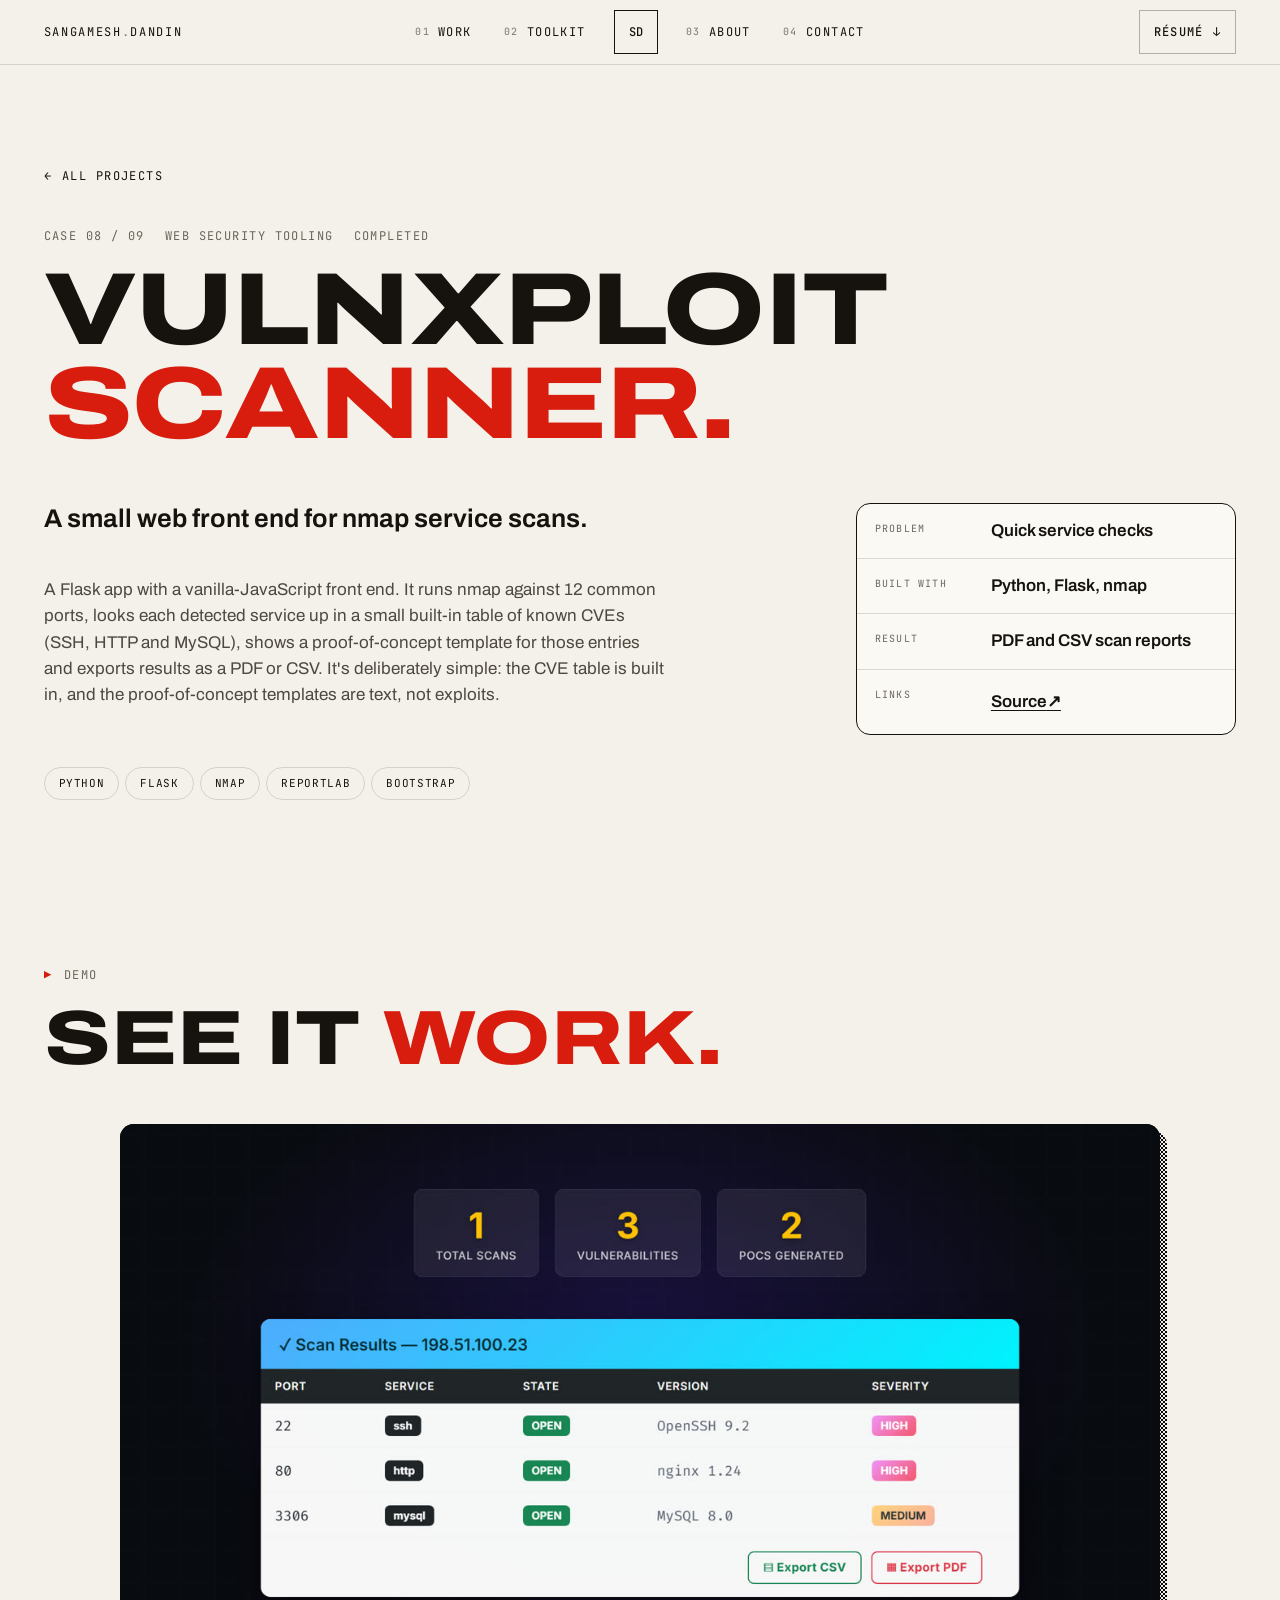
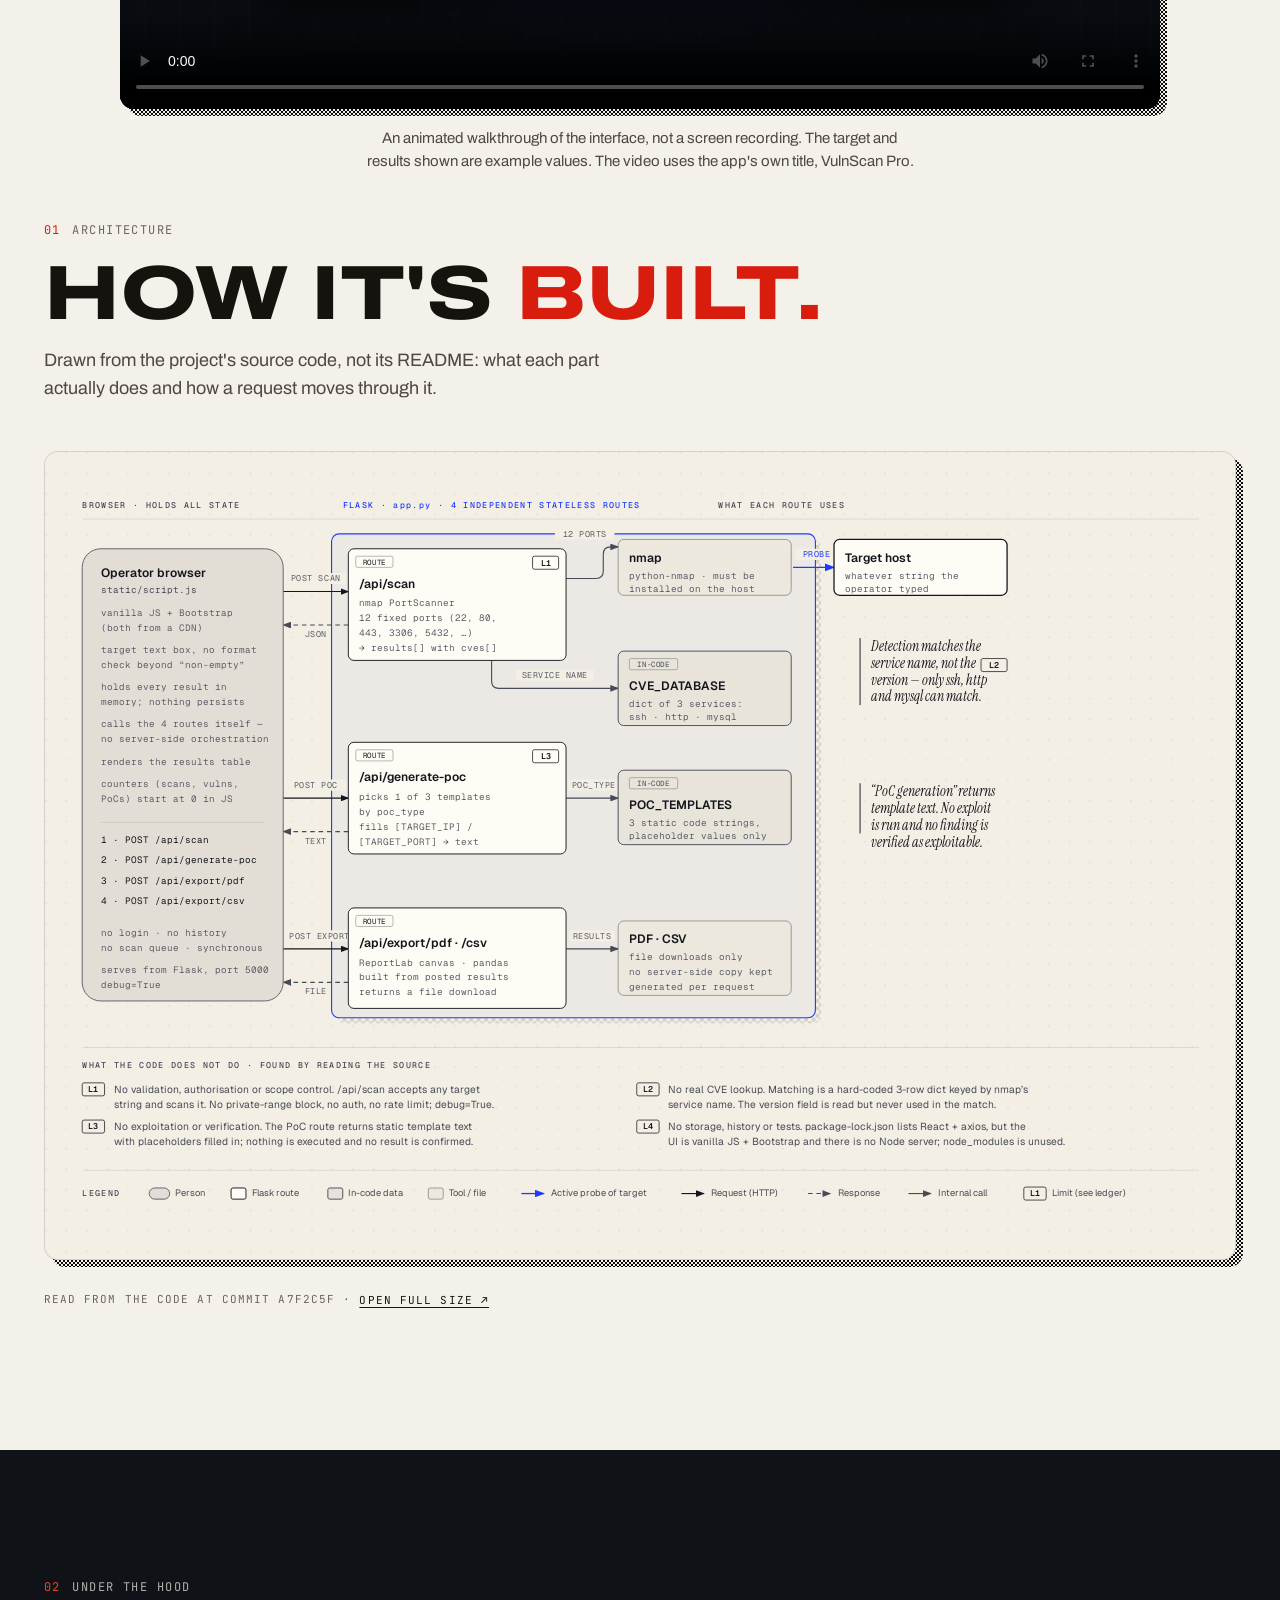
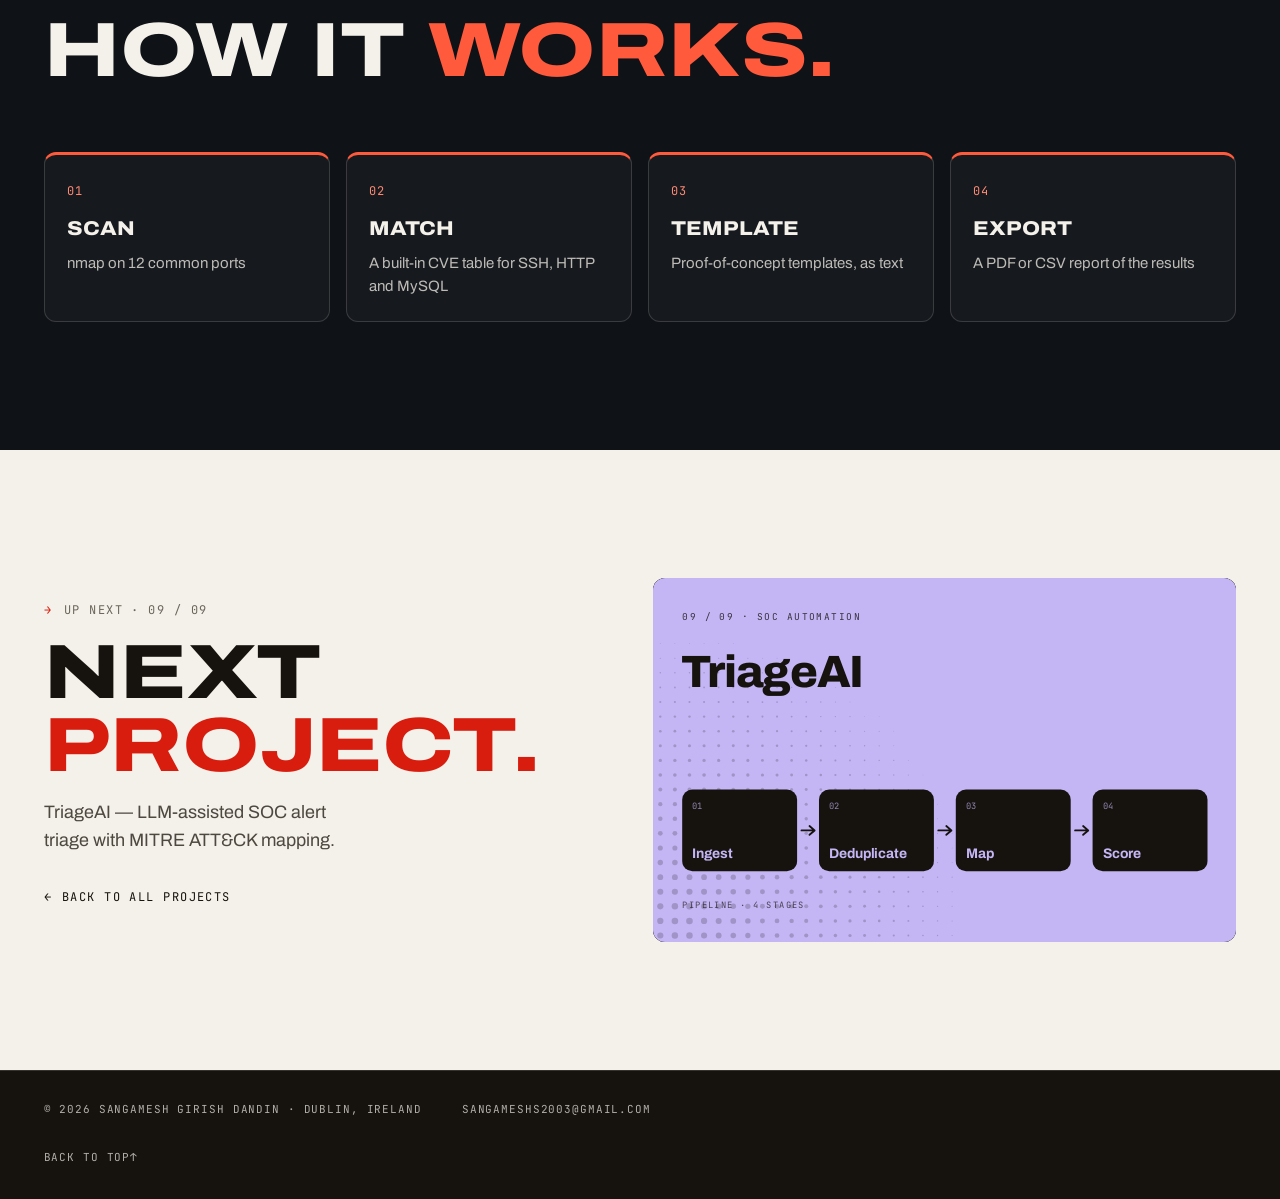
<file: work/vulnxploit-scanner.html>
<!DOCTYPE html>
<html lang="en">
<head>
<meta charset="UTF-8">
<meta name="viewport" content="width=device-width, initial-scale=1">
<title>VulnXploit Scanner — Case study · Sangamesh Girish Dandin</title>
<meta name="description" content="A small web front end for nmap service scans.">
<meta name="theme-color" content="#f4f1ea">
<link rel="icon" type="image/png" sizes="32x32" href="../images/favicon-32.png">
<link rel="icon" type="image/png" sizes="64x64" href="../images/favicon-64.png">
<link rel="apple-touch-icon" href="../images/apple-touch-icon.png">
<meta property="og:type" content="website">
<meta property="og:site_name" content="Sangamesh Girish Dandin">
<meta property="og:title" content="VulnXploit Scanner — Case study · Sangamesh Girish Dandin">
<meta property="og:description" content="A small web front end for nmap service scans.">
<meta property="og:url" content="https://sangamesh-dev.github.io/work/vulnxploit-scanner.html">
<meta property="og:image" content="https://sangamesh-dev.github.io/images/og-image.png">
<meta property="og:image:width" content="1200">
<meta property="og:image:height" content="630">
<meta name="twitter:card" content="summary_large_image">
<script>document.documentElement.classList.add('js');</script>
<link rel="preconnect" href="https://fonts.googleapis.com">
<link rel="preconnect" href="https://fonts.gstatic.com" crossorigin>
<link href="https://fonts.googleapis.com/css2?family=Archivo:wdth,wght@62..125,100..900&family=Big+Shoulders+Display:wght@100..900&family=JetBrains+Mono:wght@400;500&display=swap" rel="stylesheet">
<link rel="stylesheet" href="../styles.css?v=94">
</head>
<body id="top" class="page-case">
<!-- GENERATED by scripts/build.py from data/projects.json. Edit the data file, not this page. -->
<a class="skip-link" href="#main">Skip to content</a>
<header class="hdr" id="hdr">
  <div class="wrap hdr-inner">
    <a class="hdr-mark mono" href="../index.html">Sangamesh<span>.</span>Dandin</a>
    <nav class="hdr-nav" aria-label="Primary">
      <a href="../index.html#work"><span>01</span>Work</a>
      <a href="../index.html#toolkit"><span>02</span>Toolkit</a>
      <a class="hdr-logo" href="../index.html" aria-label="Home">SD</a>
      <a href="../index.html#about"><span>03</span>About</a>
      <a href="../index.html#contact"><span>04</span>Contact</a>
    </nav>
    <div class="hdr-tools">
      <a class="btn btn-ghost btn-sm" href="../Sangamesh_Dandin_Resume.pdf" download>Résumé <span aria-hidden="true">↓</span></a>
      <button type="button" class="btn btn-ghost btn-sm menu-btn" id="menu-btn" aria-expanded="false" aria-controls="menu">Menu</button>
    </div>
  </div>
  <div class="menu" id="menu" hidden>
    <nav class="wrap" aria-label="Mobile">
      <a href="../index.html#work"><span>01</span>Work</a>
      <a href="../index.html#toolkit"><span>02</span>Toolkit</a>
      <a href="../index.html#about"><span>03</span>About</a>
      <a href="../index.html#contact"><span>04</span>Contact</a>
      <a class="btn btn-solid" href="../Sangamesh_Dandin_Resume.pdf" download>Download résumé <span aria-hidden="true">↓</span></a>
    </nav>
  </div>
</header>

<main id="main">
  <section class="case-hero" data-tone="paper">
    <div class="wrap">
      <a class="back mono" href="../index.html#work"><span aria-hidden="true">←</span> All projects</a>
      <p class="case-kicker mono"><span>Case 08 / 09</span><span>Web security tooling</span><span class="status" data-status="done">Completed</span></p>
      <h1 class="case-title" style="--longest:10">VULNXPLOIT <span class="accent">SCANNER.</span></h1>
      <div class="case-hero-grid">
        <div class="case-intro">
          <p class="case-tagline">A small web front end for nmap service scans.</p>
          <p>A Flask app with a vanilla-JavaScript front end. It runs nmap against 12 common ports, looks each detected service up in a small built-in table of known CVEs (SSH, HTTP and MySQL), shows a proof-of-concept template for those entries and exports results as a PDF or CSV. It&#x27;s deliberately simple: the CVE table is built in, and the proof-of-concept templates are text, not exploits.</p>
          
        </div>
        <dl class="case-meta">
          <div><dt>Problem</dt><dd>Quick service checks</dd></div>
          <div><dt>Built with</dt><dd>Python, Flask, nmap</dd></div>
          <div><dt>Result</dt><dd>PDF and CSV scan reports</dd></div>
          <div><dt>Links</dt><dd class="case-links"><a class="case-link" href="https://github.com/Sangamesh-dev/VulnXploit" target="_blank" rel="noopener noreferrer">Source <span aria-hidden="true">↗</span></a></dd></div>
        </dl>
      </div>
      <ul class="tags tags-lg mono" aria-label="Technologies"><li>Python</li><li>Flask</li><li>nmap</li><li>ReportLab</li><li>Bootstrap</li></ul>
    </div>
  </section>


  <section class="case-demo" data-tone="paper" aria-labelledby="demo-title">
    <div class="wrap">
      <p class="eyebrow mono"><span>▶</span>Demo</p>
      <h2 class="case-h2" id="demo-title">See it <span class="accent">work.</span></h2>
      <figure class="cover-frame demo-lg">
        <video controls playsinline preload="metadata" poster="../images/video/vulnxploit-scanner.jpg?v=94" aria-label="VulnXploit Scanner demo, an animated walkthrough with example values"><source src="../images/video/vulnxploit-scanner.mp4?v=94" type="video/mp4"></video>
      </figure>
      <p class="demo-note">An animated walkthrough of the interface, not a screen recording. The target and results shown are example values. The video uses the app&#x27;s own title, VulnScan Pro.</p>
    </div>
  </section>

  <section class="case-front" data-tone="paper" aria-labelledby="front-title">
    <div class="wrap">
      <p class="eyebrow mono"><span>01</span>Architecture</p>
      <h2 class="case-h2" id="front-title">How it's <span class="accent">built.</span></h2>
      <p class="diagram-lede">Drawn from the project's source code, not its README: what each part actually does and how a request moves through it.</p>
      <figure class="cover-frame diagram">
        <div class="diagram-scroll" tabindex="0" role="region" aria-label="VulnXploit Scanner architecture diagram (scrolls sideways on small screens)"><svg viewBox="0 0 1280 868" xmlns="http://www.w3.org/2000/svg" role="img" aria-labelledby="vulnxploit-request-map-title vulnxploit-request-map-desc" id="vulnxploit-request-map-root">
        <title id="vulnxploit-request-map-title">VulnXploit request map</title>
        <desc id="vulnxploit-request-map-desc">A browser built with vanilla JavaScript and Bootstrap holds all state and calls four independent, stateless Flask routes: a scan route that runs nmap on twelve fixed ports and looks the service name up in a hard-coded three-row table, a PoC route that returns static template text with placeholders filled in, and two export routes that build a PDF and CSV from results the browser posts back; a ledger lists what the code does not do, including validation, exploitation, verification and storage.</desc>
        <defs>
      <style>@import url('https://fonts.googleapis.com/css2?family=Instrument+Serif:ital@0;1&amp;family=Geist:wght@400;500;600&amp;family=Geist+Mono:wght@400;500;600&amp;family=Noto+Serif:ital@0;1&amp;family=Noto+Sans+KR:wght@400;500;600&amp;family=Noto+Serif+KR:wght@400&amp;family=Noto+Sans+TC:wght@400;500;600&amp;family=Noto+Serif+TC:wght@400&amp;display=swap');
      #vulnxploit-request-map-root { --color-paper:       #f4efe4;
      --color-node:        #fffcf5;
      --color-ink:         #14161e;
      --color-muted:       #474a57;
      --color-soft:        #5b5e6a;
      --color-rule:        rgba(20,22,30,0.12);
      --color-accent:      #1f3bff;
      --font-sans:   'Geist', system-ui, sans-serif;
      --font-serif:  'Instrument Serif', 'Times New Roman', serif;
      --font-mono:   'Geist Mono', ui-monospace, Menlo, monospace; }
      #vulnxploit-request-map-root { font-family: var(--font-sans); color: var(--color-ink); }
      #vulnxploit-request-map-root .container { max-width: 1280px; margin: 0 auto; }
      #vulnxploit-request-map-root .header-eyebrow { font-family: var(--font-mono);
      font-size: 0.66rem;
      font-weight: 500;
      letter-spacing: 0.18em;
      text-transform: uppercase;
      color: var(--color-muted);
      margin-bottom: 0.75rem; }
      #vulnxploit-request-map-root .header-eyebrow b { color: var(--color-accent); font-weight: 500; }
      #vulnxploit-request-map-root .subtitle { font-size: 1rem;
      line-height: 1.55;
      color: var(--color-muted);
      max-width: 72ch; }
      #vulnxploit-request-map-root .subtitle code { font-family: var(--font-mono); font-size: 0.85em; color: var(--color-ink); }
      #vulnxploit-request-map-root .diagram-container { width: 100%;
      overflow-x: auto;
      border-top: 1px solid var(--color-ink);
      border-bottom: 1px solid var(--color-rule); }
      @media print {
#vulnxploit-request-map-root .diagram-container { overflow-x: visible; }
}
      #vulnxploit-request-map-root .nm { font-family: var(--font-sans); font-weight: 600; font-size: 13px; fill: var(--color-ink); }
      #vulnxploit-request-map-root .sb { font-family: var(--font-mono); font-size: 10px; fill: var(--color-muted); }
      #vulnxploit-request-map-root .ln { font-family: var(--font-mono); font-size: 10px; fill: var(--color-soft); }
      #vulnxploit-request-map-root .eb { font-family: var(--font-mono); font-size: 9px; font-weight: 500; letter-spacing: 0.16em; fill: var(--color-muted); }
      #vulnxploit-request-map-root .al { font-family: var(--font-mono); font-size: 9px; letter-spacing: 0.06em; fill: var(--color-soft); }
      #vulnxploit-request-map-root .tg { font-family: var(--font-mono); font-size: 8px; letter-spacing: 0.08em; }
      #vulnxploit-request-map-root .lg { font-family: var(--font-sans); font-size: 10px; fill: var(--color-muted); }
      #vulnxploit-request-map-root .ld { font-family: var(--font-sans); font-size: 11px; fill: var(--color-muted); }
      #vulnxploit-request-map-root .mk { font-family: var(--font-mono); font-size: 9px; font-weight: 600; }
      #vulnxploit-request-map-root .co { font-family: var(--font-serif); font-style: italic; font-size: 15px; fill: var(--color-ink); }</style>
          <pattern id="vulnxploit-request-map-dots" width="22" height="22" patternUnits="userSpaceOnUse">
            <circle cx="1" cy="1" r="0.9" fill="#14161e" fill-opacity="0.14"/>
          </pattern>
          <pattern id="vulnxploit-request-map-checker" width="8" height="8" patternUnits="userSpaceOnUse">
            <rect x="0" y="0" width="4" height="4" fill="#14161e"/>
            <rect x="4" y="4" width="4" height="4" fill="#14161e"/>
          </pattern>
          <marker id="vulnxploit-request-map-arrow" markerWidth="8" markerHeight="6" refX="7" refY="3" orient="auto">
            <polygon points="0 0, 8 3, 0 6" fill="#474a57"/>
          </marker>
          <marker id="vulnxploit-request-map-arrow-accent" markerWidth="8" markerHeight="6" refX="7" refY="3" orient="auto">
            <polygon points="0 0, 8 3, 0 6" fill="#1f3bff"/>
          </marker>
          <marker id="vulnxploit-request-map-arrow-link" markerWidth="8" markerHeight="6" refX="7" refY="3" orient="auto">
            <polygon points="0 0, 8 3, 0 6" fill="#14161e"/>
          </marker>
        </defs>

        <rect width="100%" height="100%" fill="#f4efe4"/>
        <rect width="100%" height="100%" fill="url(#vulnxploit-request-map-dots)" opacity="0.6"/>

        <!-- ── Zone labels ────────────────────────────────────────── -->
        <text x="40" y="60" class="eb">BROWSER · HOLDS ALL STATE</text>
        <text x="320" y="60" class="eb" style="fill:#1f3bff">FLASK · app.py · 4 INDEPENDENT STATELESS ROUTES</text>
        <text x="860" y="60" class="eb" text-anchor="end">WHAT EACH ROUTE USES</text>
        <line x1="40" y1="72" x2="1240" y2="72" stroke="#14161e" stroke-width="0.8" stroke-opacity="0.14"/>

        <!-- Flask focal band -->
        <rect x="314" y="94" width="520" height="520" rx="8" fill="url(#vulnxploit-request-map-checker)" opacity="0.14"/>
        <rect x="308" y="88" width="520" height="520" rx="8" fill="#f4efe4"/>
        <rect x="308" y="88" width="520" height="520" rx="8" fill="#1f3bff" stroke="#1f3bff" stroke-width="1.2" fill-opacity="0.035"/>

        <!-- =================================================================
             ARROWS
             ================================================================= -->

        <!-- Requests from browser hub to the three route shapes -->
        <line x1="256" y1="150" x2="326" y2="150" stroke="#14161e" stroke-width="1.2" marker-end="url(#vulnxploit-request-map-arrow-link)"/>
        <rect x="258" y="130" width="66" height="12" rx="2" fill="#f4efe4"/>
        <text x="291" y="139" class="al" text-anchor="middle">POST SCAN</text>

        <line x1="256" y1="372" x2="326" y2="372" stroke="#14161e" stroke-width="1.2" marker-end="url(#vulnxploit-request-map-arrow-link)"/>
        <rect x="258" y="352" width="66" height="12" rx="2" fill="#f4efe4"/>
        <text x="291" y="361" class="al" text-anchor="middle">POST POC</text>

        <line x1="256" y1="534" x2="326" y2="534" stroke="#14161e" stroke-width="1.2" marker-end="url(#vulnxploit-request-map-arrow-link)"/>
        <rect x="258" y="514" width="74" height="12" rx="2" fill="#f4efe4"/>
        <text x="295" y="523" class="al" text-anchor="middle">POST EXPORT</text>

        <!-- Dashed returns to the browser -->
        <line x1="326" y1="186" x2="256" y2="186" stroke="#474a57" stroke-width="1.2" stroke-dasharray="5,4" marker-end="url(#vulnxploit-request-map-arrow)"/>
        <rect x="275" y="190" width="32" height="12" rx="2" fill="#f4efe4"/>
        <text x="291" y="199" class="al" text-anchor="middle">JSON</text>

        <line x1="326" y1="408" x2="256" y2="408" stroke="#474a57" stroke-width="1.2" stroke-dasharray="5,4" marker-end="url(#vulnxploit-request-map-arrow)"/>
        <rect x="275" y="412" width="32" height="12" rx="2" fill="#f4efe4"/>
        <text x="291" y="421" class="al" text-anchor="middle">TEXT</text>

        <line x1="326" y1="570" x2="256" y2="570" stroke="#474a57" stroke-width="1.2" stroke-dasharray="5,4" marker-end="url(#vulnxploit-request-map-arrow)"/>
        <rect x="275" y="574" width="32" height="12" rx="2" fill="#f4efe4"/>
        <text x="291" y="583" class="al" text-anchor="middle">FILE</text>

        <!-- /api/scan → nmap (elbow up) -->
        <path d="M 560 136 L 592 136 Q 600 136 600 128 L 600 110 Q 600 102 608 102 L 616 102" fill="none" stroke="#474a57" stroke-width="1.2" marker-end="url(#vulnxploit-request-map-arrow)"/>
        <rect x="548" y="82" width="64" height="12" rx="2" fill="#f4efe4"/>
        <text x="580" y="91" class="al" text-anchor="middle">12 PORTS</text>

        <!-- nmap → target (active probe, blue) -->
        <line x1="804" y1="124" x2="848" y2="124" stroke="#1f3bff" stroke-width="1.4" marker-end="url(#vulnxploit-request-map-arrow-accent)"/>
        <rect x="806" y="104" width="46" height="12" rx="2" fill="#f4efe4"/>
        <text x="829" y="113" class="al" text-anchor="middle" style="fill:#1f3bff">PROBE</text>

        <!-- /api/scan → CVE table (exits scan bottom, into open band area) -->
        <path d="M 480 224 L 480 246 Q 480 254 488 254 L 616 254" fill="none" stroke="#474a57" stroke-width="1.2" marker-end="url(#vulnxploit-request-map-arrow)"/>
        <rect x="506" y="234" width="84" height="12" rx="2" fill="#f4efe4"/>
        <text x="548" y="243" class="al" text-anchor="middle">SERVICE NAME</text>

        <!-- /api/generate-poc → templates -->
        <line x1="560" y1="372" x2="616" y2="372" stroke="#474a57" stroke-width="1.2" marker-end="url(#vulnxploit-request-map-arrow)"/>
        <rect x="562" y="352" width="56" height="12" rx="2" fill="#f4efe4"/>
        <text x="590" y="361" class="al" text-anchor="middle">POC_TYPE</text>

        <!-- /api/export → files -->
        <line x1="560" y1="534" x2="616" y2="534" stroke="#474a57" stroke-width="1.2" marker-end="url(#vulnxploit-request-map-arrow)"/>
        <rect x="564" y="514" width="48" height="12" rx="2" fill="#f4efe4"/>
        <text x="588" y="523" class="al" text-anchor="middle">RESULTS</text>

        <!-- =================================================================
             NODES
             ================================================================= -->

        <!-- Browser hub (person) -->
        <rect x="40" y="104" width="216" height="486" rx="20" fill="#f4efe4"/>
        <rect x="40" y="104" width="216" height="486" rx="20" fill="#474a57" stroke="#5b5e6a" stroke-width="1" fill-opacity="0.10"/>
        <text x="60" y="134" class="nm">Operator browser</text>
        <text x="60" y="152" class="sb">static/script.js</text>
        <text x="60" y="176" class="ln">vanilla JS + Bootstrap</text>
        <text x="60" y="192" class="ln">(both from a CDN)</text>
        <text x="60" y="216" class="ln">target text box, no format</text>
        <text x="60" y="232" class="ln">check beyond “non-empty”</text>
        <text x="60" y="256" class="ln">holds every result in</text>
        <text x="60" y="272" class="ln">memory; nothing persists</text>
        <text x="60" y="296" class="ln">calls the 4 routes itself —</text>
        <text x="60" y="312" class="ln">no server-side orchestration</text>
        <text x="60" y="336" class="ln">renders the results table</text>
        <text x="60" y="360" class="ln">counters (scans, vulns,</text>
        <text x="60" y="376" class="ln">PoCs) start at 0 in JS</text>
        <line x1="60" y1="398" x2="236" y2="398" stroke="#14161e" stroke-width="0.8" stroke-opacity="0.12"/>
        <text x="60" y="420" class="sb" style="fill:#14161e">1 · POST /api/scan</text>
        <text x="60" y="442" class="sb" style="fill:#14161e">2 · POST /api/generate-poc</text>
        <text x="60" y="464" class="sb" style="fill:#14161e">3 · POST /api/export/pdf</text>
        <text x="60" y="486" class="sb" style="fill:#14161e">4 · POST /api/export/csv</text>
        <text x="60" y="520" class="ln">no login · no history</text>
        <text x="60" y="536" class="ln">no scan queue · synchronous</text>
        <text x="60" y="560" class="ln">serves from Flask, port 5000</text>
        <text x="60" y="576" class="ln">debug=True</text>

        <!-- /api/scan (primary route) -->
        <rect x="326" y="104" width="234" height="120" rx="6" fill="#f4efe4"/>
        <rect x="326" y="104" width="234" height="120" rx="6" fill="#fffcf5" stroke="#14161e" stroke-width="1"/>
        <rect x="334" y="112" width="40" height="12" rx="2" fill="none" stroke="#14161e" stroke-width="0.8" stroke-opacity="0.40"/>
        <text x="354" y="121" class="tg" text-anchor="middle" fill="#14161e">ROUTE</text>
        <rect x="524" y="112" width="28" height="14" rx="2" fill="none" stroke="#14161e" stroke-width="0.8"/>
        <text x="538" y="122" class="mk" text-anchor="middle" fill="#14161e">L1</text>
        <text x="338" y="146" class="nm">/api/scan</text>
        <text x="338" y="166" class="ln">nmap PortScanner</text>
        <text x="338" y="182" class="ln">12 fixed ports (22, 80,</text>
        <text x="338" y="198" class="ln">443, 3306, 5432, …)</text>
        <text x="338" y="214" class="ln">→ results[] with cves[]</text>

        <!-- /api/generate-poc -->
        <rect x="326" y="312" width="234" height="120" rx="6" fill="#f4efe4"/>
        <rect x="326" y="312" width="234" height="120" rx="6" fill="#fffcf5" stroke="#14161e" stroke-width="1"/>
        <rect x="334" y="320" width="40" height="12" rx="2" fill="none" stroke="#14161e" stroke-width="0.8" stroke-opacity="0.40"/>
        <text x="354" y="329" class="tg" text-anchor="middle" fill="#14161e">ROUTE</text>
        <rect x="524" y="320" width="28" height="14" rx="2" fill="none" stroke="#14161e" stroke-width="0.8"/>
        <text x="538" y="330" class="mk" text-anchor="middle" fill="#14161e">L3</text>
        <text x="338" y="354" class="nm">/api/generate-poc</text>
        <text x="338" y="374" class="ln">picks 1 of 3 templates</text>
        <text x="338" y="390" class="ln">by poc_type</text>
        <text x="338" y="406" class="ln">fills [TARGET_IP] /</text>
        <text x="338" y="422" class="ln">[TARGET_PORT] → text</text>

        <!-- /api/export -->
        <rect x="326" y="490" width="234" height="108" rx="6" fill="#f4efe4"/>
        <rect x="326" y="490" width="234" height="108" rx="6" fill="#fffcf5" stroke="#14161e" stroke-width="1"/>
        <rect x="334" y="498" width="40" height="12" rx="2" fill="none" stroke="#14161e" stroke-width="0.8" stroke-opacity="0.40"/>
        <text x="354" y="507" class="tg" text-anchor="middle" fill="#14161e">ROUTE</text>
        <text x="338" y="532" class="nm">/api/export/pdf · /csv</text>
        <text x="338" y="552" class="ln">ReportLab canvas · pandas</text>
        <text x="338" y="568" class="ln">built from posted results</text>
        <text x="338" y="584" class="ln">returns a file download</text>

        <!-- nmap (tool) -->
        <rect x="616" y="94" width="186" height="60" rx="6" fill="#f4efe4"/>
        <rect x="616" y="94" width="186" height="60" rx="6" fill="#14161e" stroke="#14161e" stroke-width="1" fill-opacity="0.03" stroke-opacity="0.40"/>
        <text x="628" y="118" class="nm">nmap</text>
        <text x="628" y="136" class="ln">python-nmap · must be</text>
        <text x="628" y="150" class="ln">installed on the host</text>

        <!-- target host -->
        <rect x="848" y="94" width="186" height="60" rx="6" fill="#fffcf5"/>
        <rect x="848" y="94" width="186" height="60" rx="6" fill="#fffcf5" stroke="#14161e" stroke-width="1.4"/>
        <text x="860" y="118" class="nm">Target host</text>
        <text x="860" y="136" class="ln">whatever string the</text>
        <text x="860" y="150" class="ln">operator typed</text>

        <!-- CVE table (in-code) -->
        <rect x="616" y="214" width="186" height="80" rx="6" fill="#f4efe4"/>
        <rect x="616" y="214" width="186" height="80" rx="6" fill="#14161e" stroke="#474a57" stroke-width="1" fill-opacity="0.05"/>
        <rect x="628" y="222" width="52" height="12" rx="2" fill="none" stroke="#474a57" stroke-width="0.8" stroke-opacity="0.50"/>
        <text x="654" y="231" class="tg" text-anchor="middle" fill="#474a57">IN-CODE</text>
        <rect x="1006" y="222" width="28" height="14" rx="2" fill="none" stroke="#14161e" stroke-width="0.8"/>
        <text x="1020" y="232" class="mk" text-anchor="middle" fill="#14161e">L2</text>
        <text x="628" y="256" class="nm">CVE_DATABASE</text>
        <text x="628" y="274" class="ln">dict of 3 services:</text>
        <text x="628" y="288" class="ln">ssh · http · mysql</text>

        <!-- PoC templates (in-code) -->
        <rect x="616" y="342" width="186" height="80" rx="6" fill="#f4efe4"/>
        <rect x="616" y="342" width="186" height="80" rx="6" fill="#14161e" stroke="#474a57" stroke-width="1" fill-opacity="0.05"/>
        <rect x="628" y="350" width="52" height="12" rx="2" fill="none" stroke="#474a57" stroke-width="0.8" stroke-opacity="0.50"/>
        <text x="654" y="359" class="tg" text-anchor="middle" fill="#474a57">IN-CODE</text>
        <text x="628" y="384" class="nm">POC_TEMPLATES</text>
        <text x="628" y="402" class="ln">3 static code strings,</text>
        <text x="628" y="416" class="ln">placeholder values only</text>

        <!-- output files -->
        <rect x="616" y="504" width="186" height="80" rx="6" fill="#f4efe4"/>
        <rect x="616" y="504" width="186" height="80" rx="6" fill="#14161e" stroke="#14161e" stroke-width="1" fill-opacity="0.03" stroke-opacity="0.40"/>
        <text x="628" y="528" class="nm">PDF · CSV</text>
        <text x="628" y="546" class="ln">file downloads only</text>
        <text x="628" y="562" class="ln">no server-side copy kept</text>
        <text x="628" y="578" class="ln">generated per request</text>

        <!-- Editorial callouts (right column) -->
        <line x1="876" y1="200" x2="876" y2="272" stroke="#14161e" stroke-width="1"/>
        <text x="888" y="214" class="co">Detection matches the</text>
        <text x="888" y="232" class="co">service name, not the</text>
        <text x="888" y="250" class="co">version — only ssh, http</text>
        <text x="888" y="268" class="co">and mysql can match.</text>

        <line x1="876" y1="356" x2="876" y2="410" stroke="#14161e" stroke-width="1"/>
        <text x="888" y="370" class="co">“PoC generation” returns</text>
        <text x="888" y="388" class="co">template text. No exploit</text>
        <text x="888" y="406" class="co">is run and no finding is</text>
        <text x="888" y="424" class="co">verified as exploitable.</text>

        <!-- =================================================================
             LEDGER
             ================================================================= -->
        <line x1="40" y1="640" x2="1240" y2="640" stroke="#14161e" stroke-width="0.8" stroke-opacity="0.14"/>
        <text x="40" y="662" class="eb">WHAT THE CODE DOES NOT DO · FOUND BY READING THE SOURCE</text>

        <rect x="40" y="678" width="24" height="14" rx="2" fill="none" stroke="#14161e" stroke-width="0.8"/>
        <text x="52" y="688" class="mk" text-anchor="middle" fill="#14161e">L1</text>
        <text x="74" y="689" class="ld">No validation, authorisation or scope control. /api/scan accepts any target</text>
        <text x="74" y="705" class="ld">string and scans it. No private-range block, no auth, no rate limit; debug=True.</text>

        <rect x="636" y="678" width="24" height="14" rx="2" fill="none" stroke="#14161e" stroke-width="0.8"/>
        <text x="648" y="688" class="mk" text-anchor="middle" fill="#14161e">L2</text>
        <text x="670" y="689" class="ld">No real CVE lookup. Matching is a hard-coded 3-row dict keyed by nmap’s</text>
        <text x="670" y="705" class="ld">service name. The version field is read but never used in the match.</text>

        <rect x="40" y="718" width="24" height="14" rx="2" fill="none" stroke="#14161e" stroke-width="0.8"/>
        <text x="52" y="728" class="mk" text-anchor="middle" fill="#14161e">L3</text>
        <text x="74" y="729" class="ld">No exploitation or verification. The PoC route returns static template text</text>
        <text x="74" y="745" class="ld">with placeholders filled in; nothing is executed and no result is confirmed.</text>

        <rect x="636" y="718" width="24" height="14" rx="2" fill="none" stroke="#14161e" stroke-width="0.8"/>
        <text x="648" y="728" class="mk" text-anchor="middle" fill="#14161e">L4</text>
        <text x="670" y="729" class="ld">No storage, history or tests. package-lock.json lists React + axios, but the</text>
        <text x="670" y="745" class="ld">UI is vanilla JS + Bootstrap and there is no Node server; node_modules is unused.</text>

        <!-- =================================================================
             LEGEND
             ================================================================= -->
        <line x1="40" y1="772" x2="1240" y2="772" stroke="#14161e" stroke-width="0.8" stroke-opacity="0.12"/>
        <text x="40" y="800" class="eb">LEGEND</text>

        <rect x="112" y="791" width="22" height="12" rx="6" fill="#474a57" stroke="#5b5e6a" stroke-width="1" fill-opacity="0.10"/>
        <text x="140" y="800" class="lg">Person</text>

        <rect x="200" y="791" width="16" height="12" rx="2" fill="#fffcf5" stroke="#14161e" stroke-width="1"/>
        <text x="222" y="800" class="lg">Flask route</text>

        <rect x="304" y="791" width="16" height="12" rx="2" fill="#14161e" stroke="#474a57" stroke-width="1" fill-opacity="0.05"/>
        <text x="326" y="800" class="lg">In-code data</text>

        <rect x="412" y="791" width="16" height="12" rx="2" fill="#14161e" stroke="#14161e" stroke-width="1" fill-opacity="0.03" stroke-opacity="0.40"/>
        <text x="434" y="800" class="lg">Tool / file</text>

        <line x1="512" y1="797" x2="536" y2="797" stroke="#1f3bff" stroke-width="1.4" marker-end="url(#vulnxploit-request-map-arrow-accent)"/>
        <text x="544" y="800" class="lg">Active probe of target</text>

        <line x1="684" y1="797" x2="708" y2="797" stroke="#14161e" stroke-width="1.2" marker-end="url(#vulnxploit-request-map-arrow-link)"/>
        <text x="716" y="800" class="lg">Request (HTTP)</text>

        <line x1="820" y1="797" x2="844" y2="797" stroke="#474a57" stroke-width="1.2" stroke-dasharray="5,4" marker-end="url(#vulnxploit-request-map-arrow)"/>
        <text x="852" y="800" class="lg">Response</text>

        <line x1="928" y1="797" x2="952" y2="797" stroke="#474a57" stroke-width="1.2" marker-end="url(#vulnxploit-request-map-arrow)"/>
        <text x="960" y="800" class="lg">Internal call</text>

        <rect x="1052" y="790" width="24" height="14" rx="2" fill="none" stroke="#14161e" stroke-width="0.8"/>
        <text x="1064" y="800" class="mk" text-anchor="middle" fill="#14161e">L1</text>
        <text x="1082" y="800" class="lg">Limit (see ledger)</text>
      </svg>
</div>
      </figure>
      <p class="diagram-meta mono">Read from the code at commit a7f2c5f · <a href="../images/architecture/vulnxploit-scanner.svg" target="_blank" rel="noopener">Open full size ↗</a></p>
    </div>
  </section>

  <section class="case-back" data-tone="ink" aria-labelledby="back-title">
    <div class="wrap">
      <p class="eyebrow mono"><span>02</span>Under the hood</p>
      <h2 class="case-h2" id="back-title">How it <span class="accent">works.</span></h2>
      <ol class="pipeline"><li class="step"><span class="step-n mono">01</span><h3 class="step-t">Scan</h3><p>nmap on 12 common ports</p></li><li class="step"><span class="step-n mono">02</span><h3 class="step-t">Match</h3><p>A built-in CVE table for SSH, HTTP and MySQL</p></li><li class="step"><span class="step-n mono">03</span><h3 class="step-t">Template</h3><p>Proof-of-concept templates, as text</p></li><li class="step"><span class="step-n mono">04</span><h3 class="step-t">Export</h3><p>A PDF or CSV report of the results</p></li></ol>
      
    </div>
  </section>

  <section class="case-next" data-tone="paper" aria-labelledby="next-title">
    <div class="wrap case-next-grid">
      <div>
        <p class="eyebrow mono"><span>→</span>Up next · 09 / 09</p>
        <h2 class="case-h2 next-h2" id="next-title"><a href="triageai.html">Next <span class="accent">project.</span></a></h2>
        <p class="next-name">TriageAI — LLM-assisted SOC alert triage with MITRE ATT&amp;CK mapping.</p>
        <a class="back mono" href="../index.html#work"><span aria-hidden="true">←</span> Back to all projects</a>
      </div>
      <a class="next-media rail-media" href="triageai.html" tabindex="-1" aria-hidden="true">
        <span class="rail-shot"><svg class="cover" viewBox="0 0 800 500" role="img" aria-label="TriageAI pipeline: Ingest, Deduplicate, Map, Score">
  <rect width="800" height="500" fill="#c4b5f4"/>
  <g fill="#16130f" opacity=".2"><circle cx="10" cy="90" r="0.6"/><circle cx="30" cy="90" r="0.6"/><circle cx="50" cy="90" r="0.6"/><circle cx="70" cy="90" r="0.6"/><circle cx="90" cy="90" r="0.6"/><circle cx="110" cy="90" r="0.5"/><circle cx="10" cy="110" r="0.8"/><circle cx="30" cy="110" r="0.8"/><circle cx="50" cy="110" r="0.8"/><circle cx="70" cy="110" r="0.8"/><circle cx="90" cy="110" r="0.8"/><circle cx="110" cy="110" r="0.7"/><circle cx="130" cy="110" r="0.7"/><circle cx="150" cy="110" r="0.6"/><circle cx="170" cy="110" r="0.6"/><circle cx="10" cy="130" r="1.0"/><circle cx="30" cy="130" r="1.0"/><circle cx="50" cy="130" r="1.0"/><circle cx="70" cy="130" r="1.0"/><circle cx="90" cy="130" r="1.0"/><circle cx="110" cy="130" r="0.9"/><circle cx="130" cy="130" r="0.9"/><circle cx="150" cy="130" r="0.8"/><circle cx="170" cy="130" r="0.8"/><circle cx="190" cy="130" r="0.7"/><circle cx="210" cy="130" r="0.6"/><circle cx="230" cy="130" r="0.5"/><circle cx="10" cy="150" r="1.2"/><circle cx="30" cy="150" r="1.2"/><circle cx="50" cy="150" r="1.2"/><circle cx="70" cy="150" r="1.2"/><circle cx="90" cy="150" r="1.2"/><circle cx="110" cy="150" r="1.2"/><circle cx="130" cy="150" r="1.1"/><circle cx="150" cy="150" r="1.0"/><circle cx="170" cy="150" r="1.0"/><circle cx="190" cy="150" r="0.9"/><circle cx="210" cy="150" r="0.8"/><circle cx="230" cy="150" r="0.7"/><circle cx="250" cy="150" r="0.6"/><circle cx="10" cy="170" r="1.4"/><circle cx="30" cy="170" r="1.4"/><circle cx="50" cy="170" r="1.4"/><circle cx="70" cy="170" r="1.4"/><circle cx="90" cy="170" r="1.4"/><circle cx="110" cy="170" r="1.4"/><circle cx="130" cy="170" r="1.3"/><circle cx="150" cy="170" r="1.2"/><circle cx="170" cy="170" r="1.2"/><circle cx="190" cy="170" r="1.1"/><circle cx="210" cy="170" r="1.0"/><circle cx="230" cy="170" r="0.9"/><circle cx="250" cy="170" r="0.7"/><circle cx="270" cy="170" r="0.6"/><circle cx="10" cy="190" r="1.6"/><circle cx="30" cy="190" r="1.7"/><circle cx="50" cy="190" r="1.7"/><circle cx="70" cy="190" r="1.6"/><circle cx="90" cy="190" r="1.6"/><circle cx="110" cy="190" r="1.6"/><circle cx="130" cy="190" r="1.5"/><circle cx="150" cy="190" r="1.4"/><circle cx="170" cy="190" r="1.4"/><circle cx="190" cy="190" r="1.3"/><circle cx="210" cy="190" r="1.2"/><circle cx="230" cy="190" r="1.0"/><circle cx="250" cy="190" r="0.9"/><circle cx="270" cy="190" r="0.8"/><circle cx="290" cy="190" r="0.6"/><circle cx="310" cy="190" r="0.5"/><circle cx="10" cy="210" r="1.8"/><circle cx="30" cy="210" r="1.9"/><circle cx="50" cy="210" r="1.9"/><circle cx="70" cy="210" r="1.8"/><circle cx="90" cy="210" r="1.8"/><circle cx="110" cy="210" r="1.8"/><circle cx="130" cy="210" r="1.7"/><circle cx="150" cy="210" r="1.6"/><circle cx="170" cy="210" r="1.5"/><circle cx="190" cy="210" r="1.4"/><circle cx="210" cy="210" r="1.3"/><circle cx="230" cy="210" r="1.2"/><circle cx="250" cy="210" r="1.1"/><circle cx="270" cy="210" r="0.9"/><circle cx="290" cy="210" r="0.8"/><circle cx="310" cy="210" r="0.7"/><circle cx="330" cy="210" r="0.5"/><circle cx="10" cy="230" r="2.1"/><circle cx="30" cy="230" r="2.1"/><circle cx="50" cy="230" r="2.1"/><circle cx="70" cy="230" r="2.1"/><circle cx="90" cy="230" r="2.0"/><circle cx="110" cy="230" r="2.0"/><circle cx="130" cy="230" r="1.9"/><circle cx="150" cy="230" r="1.8"/><circle cx="170" cy="230" r="1.7"/><circle cx="190" cy="230" r="1.6"/><circle cx="210" cy="230" r="1.5"/><circle cx="230" cy="230" r="1.4"/><circle cx="250" cy="230" r="1.2"/><circle cx="270" cy="230" r="1.1"/><circle cx="290" cy="230" r="1.0"/><circle cx="310" cy="230" r="0.8"/><circle cx="330" cy="230" r="0.6"/><circle cx="10" cy="250" r="2.3"/><circle cx="30" cy="250" r="2.3"/><circle cx="50" cy="250" r="2.3"/><circle cx="70" cy="250" r="2.3"/><circle cx="90" cy="250" r="2.2"/><circle cx="110" cy="250" r="2.2"/><circle cx="130" cy="250" r="2.1"/><circle cx="150" cy="250" r="2.0"/><circle cx="170" cy="250" r="1.9"/><circle cx="190" cy="250" r="1.8"/><circle cx="210" cy="250" r="1.7"/><circle cx="230" cy="250" r="1.5"/><circle cx="250" cy="250" r="1.4"/><circle cx="270" cy="250" r="1.2"/><circle cx="290" cy="250" r="1.1"/><circle cx="310" cy="250" r="0.9"/><circle cx="330" cy="250" r="0.8"/><circle cx="350" cy="250" r="0.6"/><circle cx="10" cy="270" r="2.5"/><circle cx="30" cy="270" r="2.5"/><circle cx="50" cy="270" r="2.5"/><circle cx="70" cy="270" r="2.5"/><circle cx="90" cy="270" r="2.4"/><circle cx="110" cy="270" r="2.4"/><circle cx="130" cy="270" r="2.3"/><circle cx="150" cy="270" r="2.2"/><circle cx="170" cy="270" r="2.1"/><circle cx="190" cy="270" r="2.0"/><circle cx="210" cy="270" r="1.8"/><circle cx="230" cy="270" r="1.7"/><circle cx="250" cy="270" r="1.5"/><circle cx="270" cy="270" r="1.4"/><circle cx="290" cy="270" r="1.2"/><circle cx="310" cy="270" r="1.1"/><circle cx="330" cy="270" r="0.9"/><circle cx="350" cy="270" r="0.7"/><circle cx="370" cy="270" r="0.5"/><circle cx="10" cy="290" r="2.7"/><circle cx="30" cy="290" r="2.7"/><circle cx="50" cy="290" r="2.7"/><circle cx="70" cy="290" r="2.7"/><circle cx="90" cy="290" r="2.6"/><circle cx="110" cy="290" r="2.6"/><circle cx="130" cy="290" r="2.5"/><circle cx="150" cy="290" r="2.4"/><circle cx="170" cy="290" r="2.3"/><circle cx="190" cy="290" r="2.1"/><circle cx="210" cy="290" r="2.0"/><circle cx="230" cy="290" r="1.8"/><circle cx="250" cy="290" r="1.7"/><circle cx="270" cy="290" r="1.5"/><circle cx="290" cy="290" r="1.4"/><circle cx="310" cy="290" r="1.2"/><circle cx="330" cy="290" r="1.0"/><circle cx="350" cy="290" r="0.8"/><circle cx="370" cy="290" r="0.6"/><circle cx="10" cy="310" r="2.9"/><circle cx="30" cy="310" r="2.9"/><circle cx="50" cy="310" r="2.9"/><circle cx="70" cy="310" r="2.9"/><circle cx="90" cy="310" r="2.8"/><circle cx="110" cy="310" r="2.8"/><circle cx="130" cy="310" r="2.7"/><circle cx="150" cy="310" r="2.6"/><circle cx="170" cy="310" r="2.4"/><circle cx="190" cy="310" r="2.3"/><circle cx="210" cy="310" r="2.1"/><circle cx="230" cy="310" r="2.0"/><circle cx="250" cy="310" r="1.8"/><circle cx="270" cy="310" r="1.7"/><circle cx="290" cy="310" r="1.5"/><circle cx="310" cy="310" r="1.3"/><circle cx="330" cy="310" r="1.1"/><circle cx="350" cy="310" r="0.9"/><circle cx="370" cy="310" r="0.7"/><circle cx="390" cy="310" r="0.5"/><circle cx="10" cy="330" r="3.1"/><circle cx="30" cy="330" r="3.1"/><circle cx="50" cy="330" r="3.1"/><circle cx="70" cy="330" r="3.1"/><circle cx="90" cy="330" r="3.0"/><circle cx="110" cy="330" r="3.0"/><circle cx="130" cy="330" r="2.8"/><circle cx="150" cy="330" r="2.7"/><circle cx="170" cy="330" r="2.6"/><circle cx="190" cy="330" r="2.4"/><circle cx="210" cy="330" r="2.3"/><circle cx="230" cy="330" r="2.1"/><circle cx="250" cy="330" r="1.9"/><circle cx="270" cy="330" r="1.8"/><circle cx="290" cy="330" r="1.6"/><circle cx="310" cy="330" r="1.4"/><circle cx="330" cy="330" r="1.2"/><circle cx="350" cy="330" r="1.0"/><circle cx="370" cy="330" r="0.8"/><circle cx="390" cy="330" r="0.6"/><circle cx="10" cy="350" r="3.3"/><circle cx="30" cy="350" r="3.3"/><circle cx="50" cy="350" r="3.3"/><circle cx="70" cy="350" r="3.3"/><circle cx="90" cy="350" r="3.2"/><circle cx="110" cy="350" r="3.1"/><circle cx="130" cy="350" r="3.0"/><circle cx="150" cy="350" r="2.9"/><circle cx="170" cy="350" r="2.7"/><circle cx="190" cy="350" r="2.6"/><circle cx="210" cy="350" r="2.4"/><circle cx="230" cy="350" r="2.2"/><circle cx="250" cy="350" r="2.1"/><circle cx="270" cy="350" r="1.9"/><circle cx="290" cy="350" r="1.7"/><circle cx="310" cy="350" r="1.5"/><circle cx="330" cy="350" r="1.3"/><circle cx="350" cy="350" r="1.1"/><circle cx="370" cy="350" r="0.9"/><circle cx="390" cy="350" r="0.7"/><circle cx="410" cy="350" r="0.5"/><circle cx="10" cy="370" r="3.5"/><circle cx="30" cy="370" r="3.5"/><circle cx="50" cy="370" r="3.5"/><circle cx="70" cy="370" r="3.5"/><circle cx="90" cy="370" r="3.4"/><circle cx="110" cy="370" r="3.3"/><circle cx="130" cy="370" r="3.2"/><circle cx="150" cy="370" r="3.0"/><circle cx="170" cy="370" r="2.9"/><circle cx="190" cy="370" r="2.7"/><circle cx="210" cy="370" r="2.5"/><circle cx="230" cy="370" r="2.3"/><circle cx="250" cy="370" r="2.2"/><circle cx="270" cy="370" r="2.0"/><circle cx="290" cy="370" r="1.8"/><circle cx="310" cy="370" r="1.6"/><circle cx="330" cy="370" r="1.4"/><circle cx="350" cy="370" r="1.2"/><circle cx="370" cy="370" r="1.0"/><circle cx="390" cy="370" r="0.8"/><circle cx="410" cy="370" r="0.6"/><circle cx="10" cy="390" r="3.7"/><circle cx="30" cy="390" r="3.8"/><circle cx="50" cy="390" r="3.8"/><circle cx="70" cy="390" r="3.7"/><circle cx="90" cy="390" r="3.6"/><circle cx="110" cy="390" r="3.5"/><circle cx="130" cy="390" r="3.3"/><circle cx="150" cy="390" r="3.2"/><circle cx="170" cy="390" r="3.0"/><circle cx="190" cy="390" r="2.8"/><circle cx="210" cy="390" r="2.6"/><circle cx="230" cy="390" r="2.4"/><circle cx="250" cy="390" r="2.2"/><circle cx="270" cy="390" r="2.0"/><circle cx="290" cy="390" r="1.8"/><circle cx="310" cy="390" r="1.6"/><circle cx="330" cy="390" r="1.4"/><circle cx="350" cy="390" r="1.2"/><circle cx="370" cy="390" r="1.0"/><circle cx="390" cy="390" r="0.8"/><circle cx="410" cy="390" r="0.6"/><circle cx="10" cy="410" r="3.9"/><circle cx="30" cy="410" r="4.0"/><circle cx="50" cy="410" r="4.0"/><circle cx="70" cy="410" r="3.9"/><circle cx="90" cy="410" r="3.8"/><circle cx="110" cy="410" r="3.6"/><circle cx="130" cy="410" r="3.5"/><circle cx="150" cy="410" r="3.3"/><circle cx="170" cy="410" r="3.1"/><circle cx="190" cy="410" r="2.9"/><circle cx="210" cy="410" r="2.7"/><circle cx="230" cy="410" r="2.5"/><circle cx="250" cy="410" r="2.3"/><circle cx="270" cy="410" r="2.1"/><circle cx="290" cy="410" r="1.9"/><circle cx="310" cy="410" r="1.7"/><circle cx="330" cy="410" r="1.5"/><circle cx="350" cy="410" r="1.3"/><circle cx="370" cy="410" r="1.1"/><circle cx="390" cy="410" r="0.9"/><circle cx="410" cy="410" r="0.7"/><circle cx="10" cy="430" r="4.1"/><circle cx="30" cy="430" r="4.2"/><circle cx="50" cy="430" r="4.2"/><circle cx="70" cy="430" r="4.1"/><circle cx="90" cy="430" r="3.9"/><circle cx="110" cy="430" r="3.8"/><circle cx="130" cy="430" r="3.6"/><circle cx="150" cy="430" r="3.4"/><circle cx="170" cy="430" r="3.2"/><circle cx="190" cy="430" r="3.0"/><circle cx="210" cy="430" r="2.8"/><circle cx="230" cy="430" r="2.6"/><circle cx="250" cy="430" r="2.3"/><circle cx="270" cy="430" r="2.1"/><circle cx="290" cy="430" r="1.9"/><circle cx="310" cy="430" r="1.7"/><circle cx="330" cy="430" r="1.5"/><circle cx="350" cy="430" r="1.3"/><circle cx="370" cy="430" r="1.1"/><circle cx="390" cy="430" r="0.9"/><circle cx="410" cy="430" r="0.7"/><circle cx="10" cy="450" r="4.2"/><circle cx="30" cy="450" r="4.4"/><circle cx="50" cy="450" r="4.4"/><circle cx="70" cy="450" r="4.2"/><circle cx="90" cy="450" r="4.0"/><circle cx="110" cy="450" r="3.8"/><circle cx="130" cy="450" r="3.6"/><circle cx="150" cy="450" r="3.4"/><circle cx="170" cy="450" r="3.2"/><circle cx="190" cy="450" r="3.0"/><circle cx="210" cy="450" r="2.8"/><circle cx="230" cy="450" r="2.6"/><circle cx="250" cy="450" r="2.4"/><circle cx="270" cy="450" r="2.2"/><circle cx="290" cy="450" r="2.0"/><circle cx="310" cy="450" r="1.8"/><circle cx="330" cy="450" r="1.5"/><circle cx="350" cy="450" r="1.3"/><circle cx="370" cy="450" r="1.1"/><circle cx="390" cy="450" r="0.9"/><circle cx="410" cy="450" r="0.7"/><circle cx="10" cy="470" r="4.3"/><circle cx="30" cy="470" r="4.5"/><circle cx="50" cy="470" r="4.5"/><circle cx="70" cy="470" r="4.3"/><circle cx="90" cy="470" r="4.1"/><circle cx="110" cy="470" r="3.9"/><circle cx="130" cy="470" r="3.7"/><circle cx="150" cy="470" r="3.4"/><circle cx="170" cy="470" r="3.2"/><circle cx="190" cy="470" r="3.0"/><circle cx="210" cy="470" r="2.8"/><circle cx="230" cy="470" r="2.6"/><circle cx="250" cy="470" r="2.4"/><circle cx="270" cy="470" r="2.2"/><circle cx="290" cy="470" r="2.0"/><circle cx="310" cy="470" r="1.8"/><circle cx="330" cy="470" r="1.5"/><circle cx="350" cy="470" r="1.3"/><circle cx="370" cy="470" r="1.1"/><circle cx="390" cy="470" r="0.9"/><circle cx="410" cy="470" r="0.7"/><circle cx="10" cy="490" r="4.2"/><circle cx="30" cy="490" r="4.4"/><circle cx="50" cy="490" r="4.4"/><circle cx="70" cy="490" r="4.2"/><circle cx="90" cy="490" r="4.0"/><circle cx="110" cy="490" r="3.8"/><circle cx="130" cy="490" r="3.6"/><circle cx="150" cy="490" r="3.4"/><circle cx="170" cy="490" r="3.2"/><circle cx="190" cy="490" r="3.0"/><circle cx="210" cy="490" r="2.8"/><circle cx="230" cy="490" r="2.6"/><circle cx="250" cy="490" r="2.4"/><circle cx="270" cy="490" r="2.2"/><circle cx="290" cy="490" r="2.0"/><circle cx="310" cy="490" r="1.8"/><circle cx="330" cy="490" r="1.5"/><circle cx="350" cy="490" r="1.3"/><circle cx="370" cy="490" r="1.1"/><circle cx="390" cy="490" r="0.9"/><circle cx="410" cy="490" r="0.7"/></g>
  <text class="cv-mono" x="40" y="58" font-size="13" fill="#16130f" opacity=".8" letter-spacing="2">09 / 09 · SOC AUTOMATION</text>
  <text class="cv-name" x="38" y="150" font-size="62" fill="#16130f">TriageAI</text>
  <rect x="40.0" y="290" width="157.5" height="112" rx="14" fill="#16130f"/><text class="cv-mono" x="54.0" y="316" font-size="12" fill="#c4b5f4" opacity=".7">01</text><text class="cv-step" x="54.0" y="384.0" font-size="19" fill="#c4b5f4"><tspan x="54.0" dy="0.0">Ingest</tspan></text><path d="M203.5 346 h18 m-7 -6 l7 6 l-7 6" fill="none" stroke="#16130f" stroke-width="2.5" stroke-linecap="round" stroke-linejoin="round"/><rect x="227.5" y="290" width="157.5" height="112" rx="14" fill="#16130f"/><text class="cv-mono" x="241.5" y="316" font-size="12" fill="#c4b5f4" opacity=".7">02</text><text class="cv-step" x="241.5" y="384.0" font-size="19" fill="#c4b5f4"><tspan x="241.5" dy="0.0">Deduplicate</tspan></text><path d="M391.0 346 h18 m-7 -6 l7 6 l-7 6" fill="none" stroke="#16130f" stroke-width="2.5" stroke-linecap="round" stroke-linejoin="round"/><rect x="415.0" y="290" width="157.5" height="112" rx="14" fill="#16130f"/><text class="cv-mono" x="429.0" y="316" font-size="12" fill="#c4b5f4" opacity=".7">03</text><text class="cv-step" x="429.0" y="384.0" font-size="19" fill="#c4b5f4"><tspan x="429.0" dy="0.0">Map</tspan></text><path d="M578.5 346 h18 m-7 -6 l7 6 l-7 6" fill="none" stroke="#16130f" stroke-width="2.5" stroke-linecap="round" stroke-linejoin="round"/><rect x="602.5" y="290" width="157.5" height="112" rx="14" fill="#16130f"/><text class="cv-mono" x="616.5" y="316" font-size="12" fill="#c4b5f4" opacity=".7">04</text><text class="cv-step" x="616.5" y="384.0" font-size="19" fill="#c4b5f4"><tspan x="616.5" dy="0.0">Score</tspan></text>
  <text class="cv-mono" x="40" y="452" font-size="12" fill="#16130f" opacity=".7" letter-spacing="2">PIPELINE · 4 STAGES</text>
</svg></span>
        <span class="rail-view">View</span>
      </a>
    </div>
  </section>
</main>

<footer class="site-foot">
  <div class="wrap site-foot-inner mono">
    <p>© 2026 Sangamesh Girish Dandin · Dublin, Ireland</p>
    <p><a href="mailto:sangameshs2003@gmail.com">sangameshs2003@gmail.com</a></p>
    <a href="#top">Back to top <span aria-hidden="true">↑</span></a>
  </div>
</footer>
<script src="../script.js?v=94"></script>
</body>
</html>
</file>
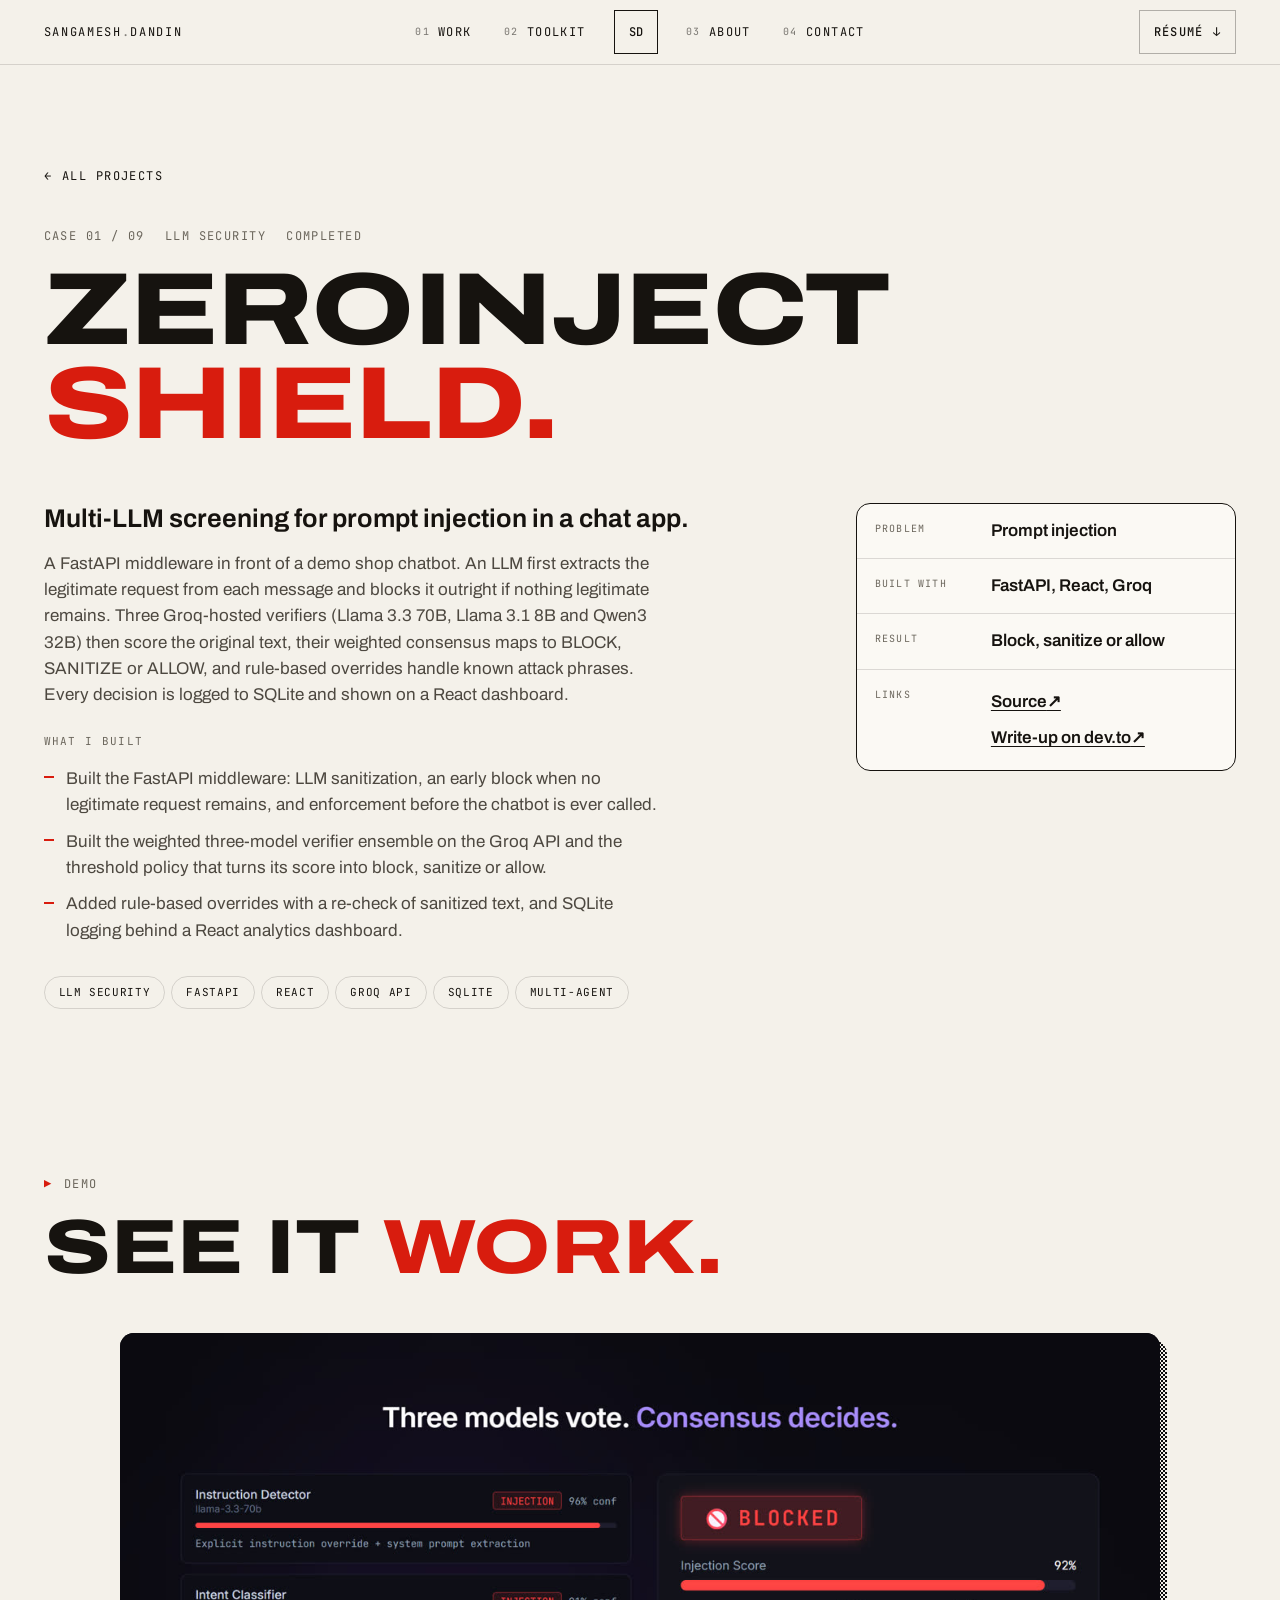
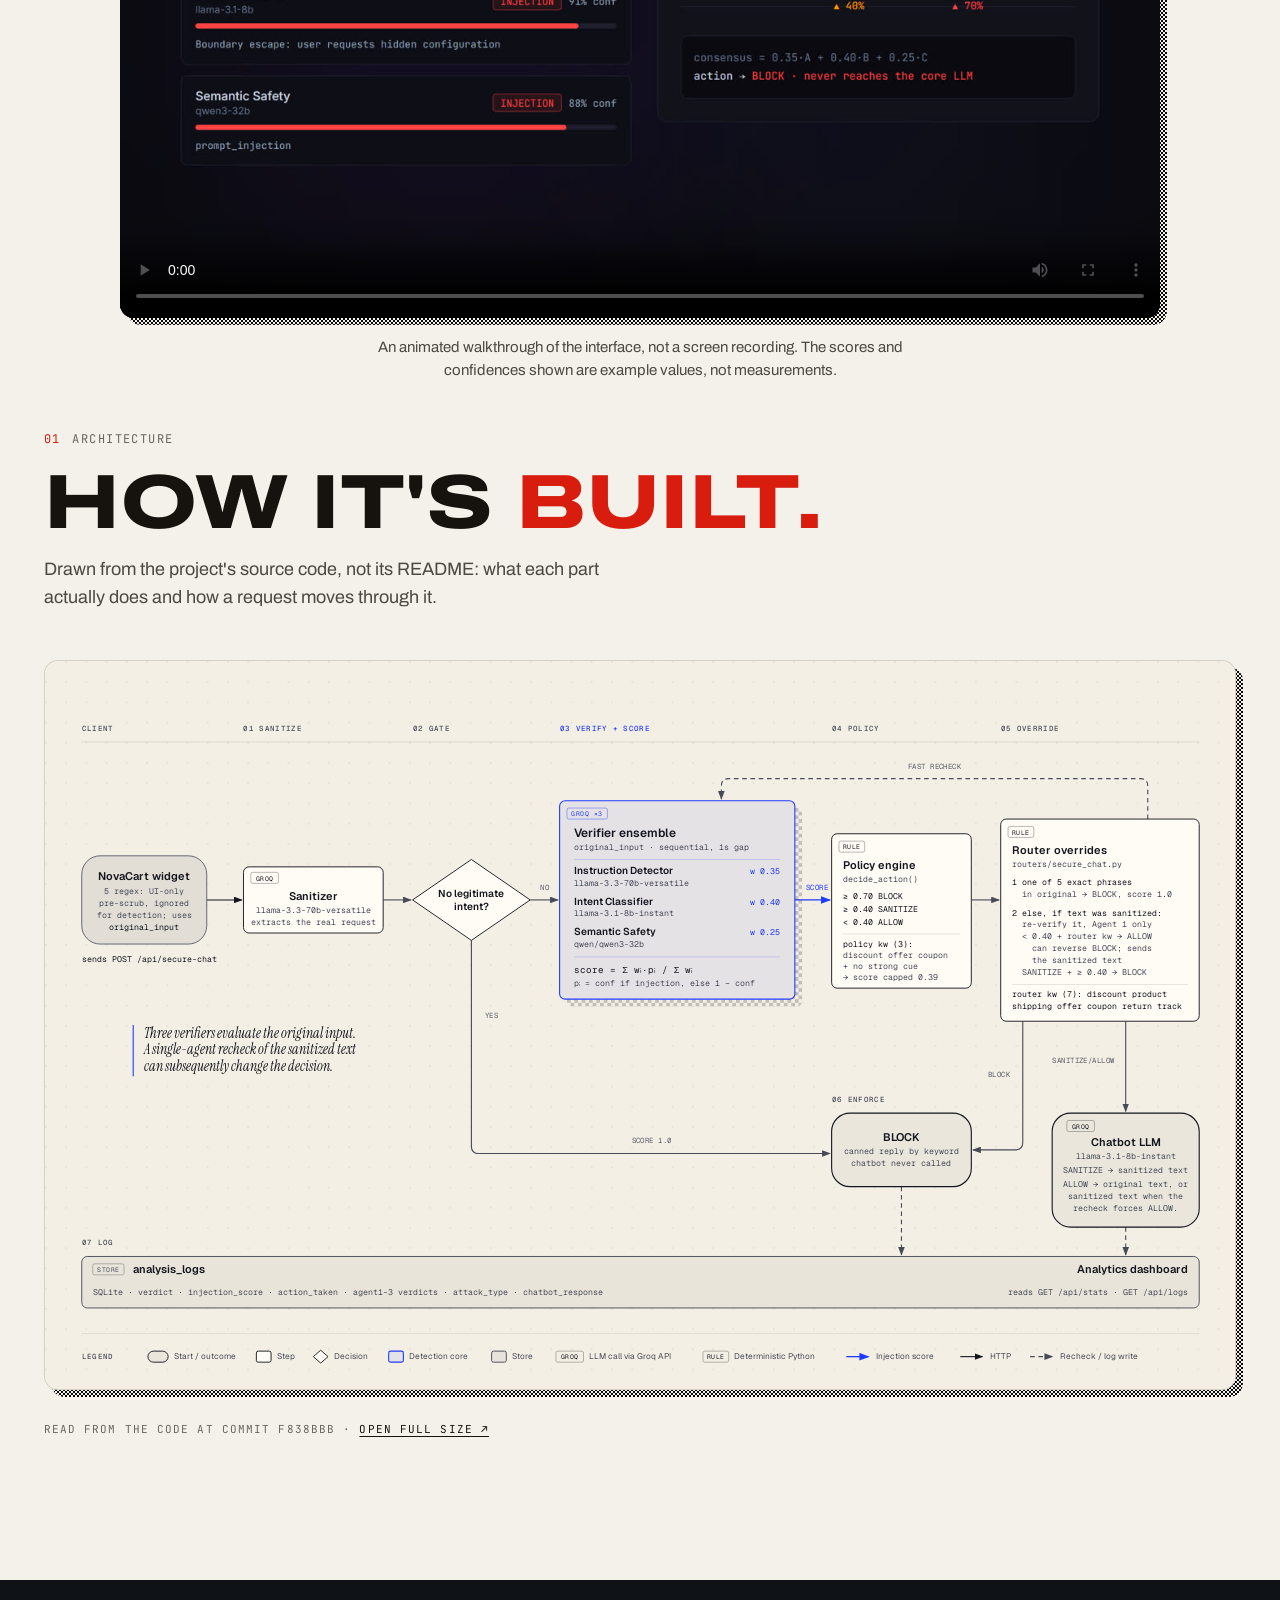
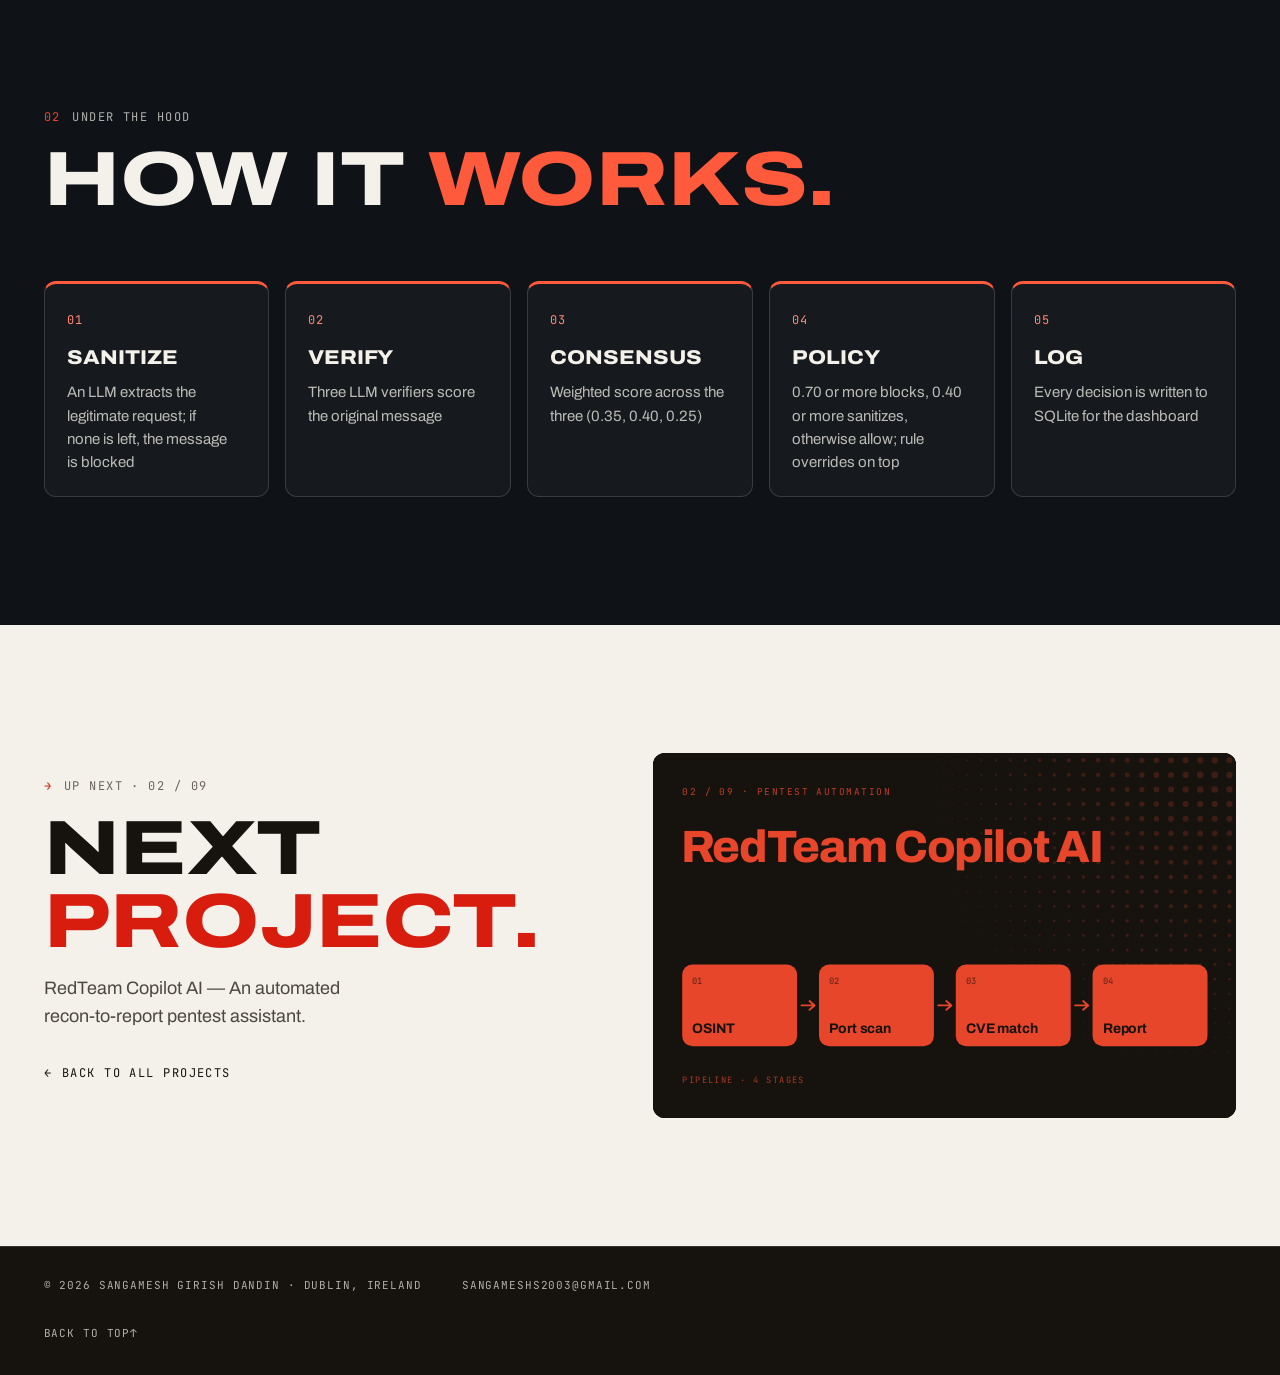
<file: work/zeroinject-shield.html>
<!DOCTYPE html>
<html lang="en">
<head>
<meta charset="UTF-8">
<meta name="viewport" content="width=device-width, initial-scale=1">
<title>ZeroInject Shield — Case study · Sangamesh Girish Dandin</title>
<meta name="description" content="Multi-LLM screening for prompt injection in a chat app.">
<meta name="theme-color" content="#f4f1ea">
<link rel="icon" type="image/png" sizes="32x32" href="../images/favicon-32.png">
<link rel="icon" type="image/png" sizes="64x64" href="../images/favicon-64.png">
<link rel="apple-touch-icon" href="../images/apple-touch-icon.png">
<meta property="og:type" content="website">
<meta property="og:site_name" content="Sangamesh Girish Dandin">
<meta property="og:title" content="ZeroInject Shield — Case study · Sangamesh Girish Dandin">
<meta property="og:description" content="Multi-LLM screening for prompt injection in a chat app.">
<meta property="og:url" content="https://sangamesh-dev.github.io/work/zeroinject-shield.html">
<meta property="og:image" content="https://sangamesh-dev.github.io/images/og-image.png">
<meta property="og:image:width" content="1200">
<meta property="og:image:height" content="630">
<meta name="twitter:card" content="summary_large_image">
<script>document.documentElement.classList.add('js');</script>
<link rel="preconnect" href="https://fonts.googleapis.com">
<link rel="preconnect" href="https://fonts.gstatic.com" crossorigin>
<link href="https://fonts.googleapis.com/css2?family=Archivo:wdth,wght@62..125,100..900&family=Big+Shoulders+Display:wght@100..900&family=JetBrains+Mono:wght@400;500&display=swap" rel="stylesheet">
<link rel="stylesheet" href="../styles.css?v=94">
</head>
<body id="top" class="page-case">
<!-- GENERATED by scripts/build.py from data/projects.json. Edit the data file, not this page. -->
<a class="skip-link" href="#main">Skip to content</a>
<header class="hdr" id="hdr">
  <div class="wrap hdr-inner">
    <a class="hdr-mark mono" href="../index.html">Sangamesh<span>.</span>Dandin</a>
    <nav class="hdr-nav" aria-label="Primary">
      <a href="../index.html#work"><span>01</span>Work</a>
      <a href="../index.html#toolkit"><span>02</span>Toolkit</a>
      <a class="hdr-logo" href="../index.html" aria-label="Home">SD</a>
      <a href="../index.html#about"><span>03</span>About</a>
      <a href="../index.html#contact"><span>04</span>Contact</a>
    </nav>
    <div class="hdr-tools">
      <a class="btn btn-ghost btn-sm" href="../Sangamesh_Dandin_Resume.pdf" download>Résumé <span aria-hidden="true">↓</span></a>
      <button type="button" class="btn btn-ghost btn-sm menu-btn" id="menu-btn" aria-expanded="false" aria-controls="menu">Menu</button>
    </div>
  </div>
  <div class="menu" id="menu" hidden>
    <nav class="wrap" aria-label="Mobile">
      <a href="../index.html#work"><span>01</span>Work</a>
      <a href="../index.html#toolkit"><span>02</span>Toolkit</a>
      <a href="../index.html#about"><span>03</span>About</a>
      <a href="../index.html#contact"><span>04</span>Contact</a>
      <a class="btn btn-solid" href="../Sangamesh_Dandin_Resume.pdf" download>Download résumé <span aria-hidden="true">↓</span></a>
    </nav>
  </div>
</header>

<main id="main">
  <section class="case-hero" data-tone="paper">
    <div class="wrap">
      <a class="back mono" href="../index.html#work"><span aria-hidden="true">←</span> All projects</a>
      <p class="case-kicker mono"><span>Case 01 / 09</span><span>LLM security</span><span class="status" data-status="done">Completed</span></p>
      <h1 class="case-title" style="--longest:10">ZEROINJECT <span class="accent">SHIELD.</span></h1>
      <div class="case-hero-grid">
        <div class="case-intro">
          <p class="case-tagline">Multi-LLM screening for prompt injection in a chat app.</p>
          <p>A FastAPI middleware in front of a demo shop chatbot. An LLM first extracts the legitimate request from each message and blocks it outright if nothing legitimate remains. Three Groq-hosted verifiers (Llama 3.3 70B, Llama 3.1 8B and Qwen3 32B) then score the original text, their weighted consensus maps to BLOCK, SANITIZE or ALLOW, and rule-based overrides handle known attack phrases. Every decision is logged to SQLite and shown on a React dashboard.</p>
          <h2 class="case-sub mono">What I built</h2><ul class="case-work"><li>Built the FastAPI middleware: LLM sanitization, an early block when no legitimate request remains, and enforcement before the chatbot is ever called.</li><li>Built the weighted three-model verifier ensemble on the Groq API and the threshold policy that turns its score into block, sanitize or allow.</li><li>Added rule-based overrides with a re-check of sanitized text, and SQLite logging behind a React analytics dashboard.</li></ul>
        </div>
        <dl class="case-meta">
          <div><dt>Problem</dt><dd>Prompt injection</dd></div>
          <div><dt>Built with</dt><dd>FastAPI, React, Groq</dd></div>
          <div><dt>Result</dt><dd>Block, sanitize or allow</dd></div>
          <div><dt>Links</dt><dd class="case-links"><a class="case-link" href="https://github.com/Sangamesh-dev/ZeroInject" target="_blank" rel="noopener noreferrer">Source <span aria-hidden="true">↗</span></a><a class="case-link" href="https://dev.to/sangamesh_dandin/prompt-injection-is-the-new-sql-injection-heres-the-system-we-built-to-stop-it-3cg8" target="_blank" rel="noopener noreferrer">Write-up on dev.to <span aria-hidden="true">↗</span></a></dd></div>
        </dl>
      </div>
      <ul class="tags tags-lg mono" aria-label="Technologies"><li>LLM security</li><li>FastAPI</li><li>React</li><li>Groq API</li><li>SQLite</li><li>Multi-agent</li></ul>
    </div>
  </section>


  <section class="case-demo" data-tone="paper" aria-labelledby="demo-title">
    <div class="wrap">
      <p class="eyebrow mono"><span>▶</span>Demo</p>
      <h2 class="case-h2" id="demo-title">See it <span class="accent">work.</span></h2>
      <figure class="cover-frame demo-lg">
        <video controls playsinline preload="metadata" poster="../images/video/zeroinject-shield.jpg?v=94" aria-label="ZeroInject Shield demo, an animated walkthrough with example values"><source src="../images/video/zeroinject-shield.mp4?v=94" type="video/mp4"></video>
      </figure>
      <p class="demo-note">An animated walkthrough of the interface, not a screen recording. The scores and confidences shown are example values, not measurements.</p>
    </div>
  </section>

  <section class="case-front" data-tone="paper" aria-labelledby="front-title">
    <div class="wrap">
      <p class="eyebrow mono"><span>01</span>Architecture</p>
      <h2 class="case-h2" id="front-title">How it's <span class="accent">built.</span></h2>
      <p class="diagram-lede">Drawn from the project's source code, not its README: what each part actually does and how a request moves through it.</p>
      <figure class="cover-frame diagram">
        <div class="diagram-scroll" tabindex="0" role="region" aria-label="ZeroInject Shield architecture diagram (scrolls sideways on small screens)"><svg viewBox="0 0 1296 792" xmlns="http://www.w3.org/2000/svg" role="img" aria-labelledby="zeroinject-secure-chat-flow-title zeroinject-secure-chat-flow-desc" id="zeroinject-secure-chat-flow-root">
        <title id="zeroinject-secure-chat-flow-title">ZeroInject secure-chat detection and enforcement flow</title>
        <desc id="zeroinject-secure-chat-flow-desc">A chat message is sanitized by an LLM, blocked early if no legitimate intent remains, otherwise scored by three Groq-hosted verifier models with weighted consensus, mapped to BLOCK, SANITIZE or ALLOW by a threshold policy and router overrides, then either answered with a canned reply or forwarded to the chatbot model, with every completed request logged to SQLite for the analytics dashboard.</desc>
        <defs>
      <style>@import url('https://fonts.googleapis.com/css2?family=Instrument+Serif:ital@0;1&amp;family=Geist:wght@400;500;600&amp;family=Geist+Mono:wght@400;500;600&amp;family=Noto+Serif:ital@0;1&amp;family=Noto+Sans+KR:wght@400;500;600&amp;family=Noto+Serif+KR:wght@400&amp;family=Noto+Sans+TC:wght@400;500;600&amp;family=Noto+Serif+TC:wght@400&amp;display=swap');
      #zeroinject-secure-chat-flow-root { --color-paper:       #f4efe4;
      --color-paper-2:     #ebe4d4;
      --color-node:        #fffcf5;
      --color-ink:         #14161e;
      --color-muted:       #474a57;
      --color-soft:        #5b5e6a;
      --color-rule:        rgba(20,22,30,0.12);
      --color-accent:      #1f3bff;
      --color-accent-tint: rgba(31,59,255,0.07);
      --font-sans:   'Geist', system-ui, sans-serif;
      --font-serif:  'Instrument Serif', 'Times New Roman', serif;
      --font-mono:   'Geist Mono', ui-monospace, Menlo, monospace; }
      #zeroinject-secure-chat-flow-root { font-family: var(--font-sans); color: var(--color-ink); }
      #zeroinject-secure-chat-flow-root .container { max-width: 1296px; margin: 0 auto; }
      #zeroinject-secure-chat-flow-root .header-eyebrow { font-family: var(--font-mono);
      font-size: 0.66rem;
      font-weight: 500;
      letter-spacing: 0.18em;
      text-transform: uppercase;
      color: var(--color-muted);
      margin-bottom: 0.75rem; }
      #zeroinject-secure-chat-flow-root .header-eyebrow b { color: var(--color-accent); font-weight: 500; }
      #zeroinject-secure-chat-flow-root .subtitle { font-family: var(--font-sans);
      font-size: 1rem;
      line-height: 1.55;
      color: var(--color-muted);
      max-width: 68ch; }
      #zeroinject-secure-chat-flow-root .subtitle code { font-family: var(--font-mono); font-size: 0.85em; color: var(--color-ink); }
      #zeroinject-secure-chat-flow-root .diagram-container { width: 100%;
      overflow-x: auto;
      border-top: 1px solid var(--color-ink);
      border-bottom: 1px solid var(--color-rule); }
      @media print {
#zeroinject-secure-chat-flow-root .diagram-container { overflow-x: visible; }
}
      #zeroinject-secure-chat-flow-root .nm { font-family: var(--font-sans); font-weight: 600; font-size: 12px; fill: var(--color-ink); }
      #zeroinject-secure-chat-flow-root .nm-s { font-family: var(--font-sans); font-weight: 600; font-size: 11px; fill: var(--color-ink); }
      #zeroinject-secure-chat-flow-root .sb { font-family: var(--font-mono); font-size: 9px; fill: var(--color-muted); }
      #zeroinject-secure-chat-flow-root .sb-i { font-family: var(--font-mono); font-size: 9px; fill: var(--color-ink); }
      #zeroinject-secure-chat-flow-root .eb { font-family: var(--font-mono); font-size: 8px; font-weight: 500; letter-spacing: 0.18em; fill: var(--color-muted); }
      #zeroinject-secure-chat-flow-root .al { font-family: var(--font-mono); font-size: 8px; letter-spacing: 0.06em; fill: var(--color-soft); }
      #zeroinject-secure-chat-flow-root .tg { font-family: var(--font-mono); font-size: 7px; letter-spacing: 0.08em; }
      #zeroinject-secure-chat-flow-root .lg { font-family: var(--font-sans); font-size: 9px; fill: var(--color-muted); }
      #zeroinject-secure-chat-flow-root .card-header { display: flex; align-items: center; gap: 0.6rem;
      margin-bottom: 0.875rem; padding-bottom: 0.875rem;
      border-bottom: 1px solid var(--color-rule); }
      #zeroinject-secure-chat-flow-root .card-dot { width: 7px; height: 7px; border-radius: 50%; flex-shrink: 0; }
      #zeroinject-secure-chat-flow-root .card-dot.accent { background: var(--color-accent); }
      #zeroinject-secure-chat-flow-root .card-dot.ink { background: var(--color-ink); }
      #zeroinject-secure-chat-flow-root .card-dot.muted { background: var(--color-muted); }</style>
          <pattern id="zeroinject-secure-chat-flow-dots" width="22" height="22" patternUnits="userSpaceOnUse">
            <circle cx="1" cy="1" r="0.9" fill="#14161e" fill-opacity="0.14"/>
          </pattern>
          <pattern id="zeroinject-secure-chat-flow-checker" width="8" height="8" patternUnits="userSpaceOnUse">
            <rect x="0" y="0" width="4" height="4" fill="#14161e"/>
            <rect x="4" y="4" width="4" height="4" fill="#14161e"/>
          </pattern>
          <marker id="zeroinject-secure-chat-flow-arrow" markerWidth="8" markerHeight="6" refX="7" refY="3" orient="auto">
            <polygon points="0 0, 8 3, 0 6" fill="#474a57"/>
          </marker>
          <marker id="zeroinject-secure-chat-flow-arrow-accent" markerWidth="8" markerHeight="6" refX="7" refY="3" orient="auto">
            <polygon points="0 0, 8 3, 0 6" fill="#1f3bff"/>
          </marker>
          <marker id="zeroinject-secure-chat-flow-arrow-link" markerWidth="8" markerHeight="6" refX="7" refY="3" orient="auto">
            <polygon points="0 0, 8 3, 0 6" fill="#14161e"/>
          </marker>
        </defs>

        <!-- Background: cream paper + quiet dot matrix -->
        <rect width="100%" height="100%" fill="#f4efe4"/>
        <rect width="100%" height="100%" fill="url(#zeroinject-secure-chat-flow-dots)" opacity="0.6"/>

        <!-- ── Stage eyebrows ─────────────────────────────────────── -->
        <text x="40"   y="76" class="eb">CLIENT</text>
        <text x="216"  y="76" class="eb">01 SANITIZE</text>
        <text x="400"  y="76" class="eb">02 GATE</text>
        <text x="560"  y="76" class="eb" style="fill:#1f3bff">03 VERIFY + SCORE</text>
        <text x="856"  y="76" class="eb">04 POLICY</text>
        <text x="1040" y="76" class="eb">05 OVERRIDE</text>
        <line x1="40" y1="88" x2="1256" y2="88" stroke="#14161e" stroke-width="0.8" stroke-opacity="0.14"/>
        <text x="856"  y="480" class="eb">06 ENFORCE</text>
        <text x="40"   y="636" class="eb">07 LOG</text>

        <!-- =================================================================
             ARROWS FIRST (behind boxes)
             ================================================================= -->

        <!-- Client → Sanitizer (HTTP) -->
        <line x1="176" y1="260" x2="214" y2="260" stroke="#14161e" stroke-width="1.2" marker-end="url(#zeroinject-secure-chat-flow-arrow-link)"/>

        <!-- Sanitizer → Gate -->
        <line x1="368" y1="260" x2="398" y2="260" stroke="#474a57" stroke-width="1.2" marker-end="url(#zeroinject-secure-chat-flow-arrow)"/>

        <!-- Gate → Verifiers (NO) -->
        <line x1="528" y1="260" x2="558" y2="260" stroke="#474a57" stroke-width="1.2" marker-end="url(#zeroinject-secure-chat-flow-arrow)"/>
        <rect x="532" y="240" width="24" height="12" rx="2" fill="#f4efe4"/>
        <text x="544" y="249" class="al" text-anchor="middle">NO</text>

        <!-- Gate → BLOCK (YES, early exit, verifiers skipped) -->
        <path d="M 464 304 L 464 528 Q 464 536 472 536 L 854 536" fill="none" stroke="#474a57" stroke-width="1.2" marker-end="url(#zeroinject-secure-chat-flow-arrow)"/>
        <rect x="472" y="380" width="28" height="12" rx="2" fill="#f4efe4"/>
        <text x="486" y="389" class="al" text-anchor="middle">YES</text>
        <rect x="628" y="516" width="64" height="12" rx="2" fill="#f4efe4"/>
        <text x="660" y="525" class="al" text-anchor="middle">SCORE 1.0</text>

        <!-- Verifiers → Policy (headline: injection score) -->
        <line x1="816" y1="260" x2="854" y2="260" stroke="#1f3bff" stroke-width="1.4" marker-end="url(#zeroinject-secure-chat-flow-arrow-accent)"/>
        <rect x="826" y="240" width="28" height="12" rx="2" fill="#f4efe4"/>
        <text x="840" y="249" class="al" text-anchor="middle" style="fill:#1f3bff">SCORE</text>

        <!-- Policy → Overrides -->
        <line x1="1008" y1="260" x2="1038" y2="260" stroke="#474a57" stroke-width="1.2" marker-end="url(#zeroinject-secure-chat-flow-arrow)"/>

        <!-- Overrides → Verifiers: fast recheck of sanitized text (Agent 1 only) -->
        <path d="M 1200 172 L 1200 136 Q 1200 128 1192 128 L 744 128 Q 736 128 736 136 L 736 150" fill="none" stroke="#474a57" stroke-width="1.2" stroke-dasharray="5,4" marker-end="url(#zeroinject-secure-chat-flow-arrow)"/>
        <rect x="932" y="108" width="72" height="12" rx="2" fill="#f4efe4"/>
        <text x="968" y="117" class="al" text-anchor="middle">FAST RECHECK</text>

        <!-- Editorial callout (open quadrant) -->
        <line x1="96" y1="396" x2="96" y2="452" stroke="#1f3bff" stroke-width="1.2"/>
        <text x="108" y="410" style="font-family:'Instrument Serif',serif;font-style:italic;font-size:15px;fill:#14161e">Three verifiers evaluate the original input.</text>
        <text x="108" y="428" style="font-family:'Instrument Serif',serif;font-style:italic;font-size:15px;fill:#14161e">A single-agent recheck of the sanitized text</text>
        <text x="108" y="446" style="font-family:'Instrument Serif',serif;font-style:italic;font-size:15px;fill:#14161e">can subsequently change the decision.</text>

        <!-- Overrides → BLOCK -->
        <path d="M 1064 392 L 1064 524 Q 1064 532 1056 532 L 1010 532" fill="none" stroke="#474a57" stroke-width="1.2" marker-end="url(#zeroinject-secure-chat-flow-arrow)"/>
        <rect x="1020" y="444" width="36" height="12" rx="2" fill="#f4efe4"/>
        <text x="1038" y="453" class="al" text-anchor="middle">BLOCK</text>

        <!-- Overrides → Chatbot -->
        <line x1="1176" y1="392" x2="1176" y2="490" stroke="#474a57" stroke-width="1.2" marker-end="url(#zeroinject-secure-chat-flow-arrow)"/>
        <rect x="1092" y="428" width="76" height="12" rx="2" fill="#f4efe4"/>
        <text x="1130" y="437" class="al" text-anchor="middle">SANITIZE/ALLOW</text>

        <!-- Outcomes → log (async write) -->
        <line x1="932"  y1="572" x2="932"  y2="646" stroke="#474a57" stroke-width="1.2" stroke-dasharray="5,4" marker-end="url(#zeroinject-secure-chat-flow-arrow)"/>
        <line x1="1176" y1="616" x2="1176" y2="646" stroke="#474a57" stroke-width="1.2" stroke-dasharray="5,4" marker-end="url(#zeroinject-secure-chat-flow-arrow)"/>

        <!-- =================================================================
             NODES
             ================================================================= -->

        <!-- Client: NovaCart chat widget (start) -->
        <rect x="40" y="212" width="136" height="96" rx="20" fill="#f4efe4"/>
        <rect x="40" y="212" width="136" height="96" rx="20" fill="#474a57" stroke="#5b5e6a" stroke-width="1" fill-opacity="0.10"/>
        <text x="108" y="238" class="nm" text-anchor="middle">NovaCart widget</text>
        <text x="108" y="254" class="sb" text-anchor="middle">5 regex: UI-only</text>
        <text x="108" y="267" class="sb" text-anchor="middle">pre-scrub, ignored</text>
        <text x="108" y="280" class="sb" text-anchor="middle">for detection; uses</text>
        <text x="108" y="293" class="sb-i" text-anchor="middle">original_input</text>
        <text x="40" y="328" class="sb-i">sends POST /api/secure-chat</text>

        <!-- 01 Sanitizer (Groq LLM) -->
        <rect x="216" y="224" width="152" height="72" rx="6" fill="#f4efe4"/>
        <rect x="216" y="224" width="152" height="72" rx="6" fill="#fffcf5" stroke="#14161e" stroke-width="1"/>
        <rect x="224" y="230" width="30" height="12" rx="2" fill="none" stroke="#14161e" stroke-width="0.8" stroke-opacity="0.40"/>
        <text x="239" y="239" class="tg" text-anchor="middle" fill="#14161e">GROQ</text>
        <text x="292" y="260" class="nm" text-anchor="middle">Sanitizer</text>
        <text x="292" y="274" class="sb" text-anchor="middle">llama-3.3-70b-versatile</text>
        <text x="292" y="287" class="sb" text-anchor="middle">extracts the real request</text>

        <!-- 02 Gate: nothing legitimate left? -->
        <polygon points="464,216 528,260 464,304 400,260" fill="#f4efe4"/>
        <polygon points="464,216 528,260 464,304 400,260" fill="#fffcf5" stroke="#14161e" stroke-width="1"/>
        <text x="464" y="257" class="nm-s" text-anchor="middle">No legitimate</text>
        <text x="464" y="271" class="nm-s" text-anchor="middle">intent?</text>

        <!-- 03 Verifier ensemble + weighted consensus (FOCAL) -->
        <rect x="568" y="160" width="256" height="216" rx="6" fill="url(#zeroinject-secure-chat-flow-checker)" opacity="0.22"/>
        <rect x="560" y="152" width="256" height="216" rx="6" fill="#f4efe4"/>
        <rect x="560" y="152" width="256" height="216" rx="6" fill="#1f3bff" stroke="#1f3bff" stroke-width="1.2" fill-opacity="0.07"/>
        <rect x="568" y="160" width="44" height="12" rx="2" fill="none" stroke="#1f3bff" stroke-width="0.8" stroke-opacity="0.55"/>
        <text x="590" y="169" class="tg" text-anchor="middle" fill="#1f3bff">GROQ ×3</text>
        <text x="576" y="192" class="nm" style="font-size:13px">Verifier ensemble</text>
        <text x="576" y="206" class="sb">original_input · sequential, 1s gap</text>
        <line x1="576" y1="216" x2="800" y2="216" stroke="#1f3bff" stroke-width="0.8" stroke-opacity="0.25"/>

        <text x="576" y="232" class="nm-s">Instruction Detector</text>
        <text x="800" y="232" class="sb-i" text-anchor="end" style="fill:#1f3bff">w 0.35</text>
        <text x="576" y="245" class="sb">llama-3.3-70b-versatile</text>

        <text x="576" y="265" class="nm-s">Intent Classifier</text>
        <text x="800" y="265" class="sb-i" text-anchor="end" style="fill:#1f3bff">w 0.40</text>
        <text x="576" y="278" class="sb">llama-3.1-8b-instant</text>

        <text x="576" y="298" class="nm-s">Semantic Safety</text>
        <text x="800" y="298" class="sb-i" text-anchor="end" style="fill:#1f3bff">w 0.25</text>
        <text x="576" y="311" class="sb">qwen/qwen3-32b</text>

        <line x1="576" y1="322" x2="800" y2="322" stroke="#1f3bff" stroke-width="0.8" stroke-opacity="0.25"/>
        <text x="576" y="339" class="sb-i" style="font-size:10px">score = Σ wᵢ·pᵢ / Σ wᵢ</text>
        <text x="576" y="354" class="sb">pᵢ = conf if injection, else 1 − conf</text>

        <!-- 04 Policy engine (deterministic) -->
        <rect x="856" y="188" width="152" height="168" rx="6" fill="#f4efe4"/>
        <rect x="856" y="188" width="152" height="168" rx="6" fill="#fffcf5" stroke="#14161e" stroke-width="1"/>
        <rect x="864" y="196" width="28" height="12" rx="2" fill="none" stroke="#14161e" stroke-width="0.8" stroke-opacity="0.40"/>
        <text x="878" y="205" class="tg" text-anchor="middle" fill="#14161e">RULE</text>
        <text x="868" y="226" class="nm">Policy engine</text>
        <text x="868" y="240" class="sb">decide_action()</text>
        <text x="868" y="259" class="sb-i">≥ 0.70  BLOCK</text>
        <text x="868" y="273" class="sb-i">≥ 0.40  SANITIZE</text>
        <text x="868" y="287" class="sb-i">&lt; 0.40  ALLOW</text>
        <line x1="868" y1="297" x2="996" y2="297" stroke="#14161e" stroke-width="0.8" stroke-opacity="0.14"/>
        <text x="868" y="311" class="sb-i">policy kw (3):</text>
        <text x="868" y="323" class="sb">discount offer coupon</text>
        <text x="868" y="335" class="sb">+ no strong cue</text>
        <text x="868" y="347" class="sb">→ score capped 0.39</text>

        <!-- 05 Router overrides (deterministic) -->
        <rect x="1040" y="172" width="216" height="220" rx="6" fill="#f4efe4"/>
        <rect x="1040" y="172" width="216" height="220" rx="6" fill="#fffcf5" stroke="#14161e" stroke-width="1"/>
        <rect x="1048" y="180" width="28" height="12" rx="2" fill="none" stroke="#14161e" stroke-width="0.8" stroke-opacity="0.40"/>
        <text x="1062" y="189" class="tg" text-anchor="middle" fill="#14161e">RULE</text>
        <text x="1052" y="210" class="nm">Router overrides</text>
        <text x="1052" y="224" class="sb">routers/secure_chat.py</text>
        <text x="1052" y="244" class="sb-i">1 one of 5 exact phrases</text>
        <text x="1063" y="257" class="sb">in original → BLOCK, score 1.0</text>
        <text x="1052" y="277" class="sb-i">2 else, if text was sanitized:</text>
        <text x="1063" y="290" class="sb">re-verify it, Agent 1 only</text>
        <text x="1063" y="303" class="sb">&lt; 0.40 + router kw → ALLOW</text>
        <text x="1074" y="316" class="sb">can reverse BLOCK; sends</text>
        <text x="1074" y="329" class="sb">the sanitized text</text>
        <text x="1063" y="342" class="sb">SANITIZE + ≥ 0.40 → BLOCK</text>
        <line x1="1052" y1="352" x2="1244" y2="352" stroke="#14161e" stroke-width="0.8" stroke-opacity="0.14"/>
        <text x="1052" y="366" class="sb-i">router kw (7): discount product</text>
        <text x="1052" y="379" class="sb-i">shipping offer coupon return track</text>

        <!-- 06 Outcome: BLOCK (terminal) -->
        <rect x="856" y="492" width="152" height="80" rx="20" fill="#f4efe4"/>
        <rect x="856" y="492" width="152" height="80" rx="20" fill="#14161e" stroke="#14161e" stroke-width="1.2" fill-opacity="0.04"/>
        <text x="932" y="522" class="nm" text-anchor="middle">BLOCK</text>
        <text x="932" y="537" class="sb" text-anchor="middle">canned reply by keyword</text>
        <text x="932" y="550" class="sb" text-anchor="middle">chatbot never called</text>

        <!-- 06 Outcome: Chatbot LLM (terminal) -->
        <rect x="1096" y="492" width="160" height="124" rx="20" fill="#f4efe4"/>
        <rect x="1096" y="492" width="160" height="124" rx="20" fill="#14161e" stroke="#14161e" stroke-width="1.2" fill-opacity="0.04"/>
        <rect x="1112" y="500" width="30" height="12" rx="2" fill="none" stroke="#14161e" stroke-width="0.8" stroke-opacity="0.40"/>
        <text x="1127" y="509" class="tg" text-anchor="middle" fill="#14161e">GROQ</text>
        <text x="1176" y="528" class="nm" text-anchor="middle">Chatbot LLM</text>
        <text x="1176" y="542" class="sb" text-anchor="middle">llama-3.1-8b-instant</text>
        <text x="1176" y="557" class="sb" text-anchor="middle">SANITIZE → sanitized text</text>
        <text x="1176" y="572" class="sb" text-anchor="middle">ALLOW → original text, or</text>
        <text x="1176" y="585" class="sb" text-anchor="middle">sanitized text when the</text>
        <text x="1176" y="598" class="sb" text-anchor="middle">recheck forces ALLOW.</text>

        <!-- 07 Log store (cross-cutting band) -->
        <rect x="40" y="648" width="1216" height="56" rx="6" fill="#f4efe4"/>
        <rect x="40" y="648" width="1216" height="56" rx="6" fill="#14161e" stroke="#474a57" stroke-width="1" fill-opacity="0.05"/>
        <rect x="52" y="656" width="34" height="12" rx="2" fill="none" stroke="#474a57" stroke-width="0.8" stroke-opacity="0.50"/>
        <text x="69" y="665" class="tg" text-anchor="middle" fill="#474a57">STORE</text>
        <text x="96" y="666" class="nm">analysis_logs</text>
        <text x="52" y="690" class="sb">SQLite · verdict · injection_score · action_taken · agent1–3 verdicts · attack_type · chatbot_response</text>
        <text x="1244" y="666" class="nm" text-anchor="end">Analytics dashboard</text>
        <text x="1244" y="690" class="sb" text-anchor="end">reads GET /api/stats · GET /api/logs</text>

        <!-- =================================================================
             LEGEND
             ================================================================= -->
        <line x1="40" y1="732" x2="1256" y2="732" stroke="#14161e" stroke-width="0.8" stroke-opacity="0.12"/>
        <text x="40" y="760" class="eb">LEGEND</text>

        <rect x="112" y="751" width="22" height="12" rx="6" fill="#14161e" stroke="#14161e" stroke-width="1" fill-opacity="0.04"/>
        <text x="140" y="760" class="lg">Start / outcome</text>

        <rect x="230" y="751" width="16" height="12" rx="2" fill="#fffcf5" stroke="#14161e" stroke-width="1"/>
        <text x="252" y="760" class="lg">Step</text>

        <polygon points="300,750 308,757 300,764 292,757" fill="#fffcf5" stroke="#14161e" stroke-width="1"/>
        <text x="314" y="760" class="lg">Decision</text>

        <rect x="374" y="751" width="16" height="12" rx="2" fill="#1f3bff" stroke="#1f3bff" stroke-width="1.2" fill-opacity="0.07"/>
        <text x="396" y="760" class="lg">Detection core</text>

        <rect x="486" y="751" width="16" height="12" rx="2" fill="#14161e" stroke="#474a57" stroke-width="1" fill-opacity="0.05"/>
        <text x="508" y="760" class="lg">Store</text>

        <rect x="556" y="751" width="30" height="12" rx="2" fill="none" stroke="#14161e" stroke-width="0.8" stroke-opacity="0.40"/>
        <text x="571" y="760" class="tg" text-anchor="middle" fill="#14161e">GROQ</text>
        <text x="592" y="760" class="lg">LLM call via Groq API</text>

        <rect x="716" y="751" width="28" height="12" rx="2" fill="none" stroke="#14161e" stroke-width="0.8" stroke-opacity="0.40"/>
        <text x="730" y="760" class="tg" text-anchor="middle" fill="#14161e">RULE</text>
        <text x="750" y="760" class="lg">Deterministic Python</text>

        <line x1="872" y1="757" x2="896" y2="757" stroke="#1f3bff" stroke-width="1.4" marker-end="url(#zeroinject-secure-chat-flow-arrow-accent)"/>
        <text x="904" y="760" class="lg">Injection score</text>

        <line x1="996" y1="757" x2="1020" y2="757" stroke="#14161e" stroke-width="1.2" marker-end="url(#zeroinject-secure-chat-flow-arrow-link)"/>
        <text x="1028" y="760" class="lg">HTTP</text>

        <line x1="1072" y1="757" x2="1096" y2="757" stroke="#474a57" stroke-width="1.2" stroke-dasharray="5,4" marker-end="url(#zeroinject-secure-chat-flow-arrow)"/>
        <text x="1104" y="760" class="lg">Recheck / log write</text>
      </svg>
</div>
      </figure>
      <p class="diagram-meta mono">Read from the code at commit f838bbb · <a href="../images/architecture/zeroinject-shield.svg" target="_blank" rel="noopener">Open full size ↗</a></p>
    </div>
  </section>

  <section class="case-back" data-tone="ink" aria-labelledby="back-title">
    <div class="wrap">
      <p class="eyebrow mono"><span>02</span>Under the hood</p>
      <h2 class="case-h2" id="back-title">How it <span class="accent">works.</span></h2>
      <ol class="pipeline"><li class="step"><span class="step-n mono">01</span><h3 class="step-t">Sanitize</h3><p>An LLM extracts the legitimate request; if none is left, the message is blocked</p></li><li class="step"><span class="step-n mono">02</span><h3 class="step-t">Verify</h3><p>Three LLM verifiers score the original message</p></li><li class="step"><span class="step-n mono">03</span><h3 class="step-t">Consensus</h3><p>Weighted score across the three (0.35, 0.40, 0.25)</p></li><li class="step"><span class="step-n mono">04</span><h3 class="step-t">Policy</h3><p>0.70 or more blocks, 0.40 or more sanitizes, otherwise allow; rule overrides on top</p></li><li class="step"><span class="step-n mono">05</span><h3 class="step-t">Log</h3><p>Every decision is written to SQLite for the dashboard</p></li></ol>
      
    </div>
  </section>

  <section class="case-next" data-tone="paper" aria-labelledby="next-title">
    <div class="wrap case-next-grid">
      <div>
        <p class="eyebrow mono"><span>→</span>Up next · 02 / 09</p>
        <h2 class="case-h2 next-h2" id="next-title"><a href="redteam-copilot.html">Next <span class="accent">project.</span></a></h2>
        <p class="next-name">RedTeam Copilot AI — An automated recon-to-report pentest assistant.</p>
        <a class="back mono" href="../index.html#work"><span aria-hidden="true">←</span> Back to all projects</a>
      </div>
      <a class="next-media rail-media" href="redteam-copilot.html" tabindex="-1" aria-hidden="true">
        <span class="rail-shot"><svg class="cover" viewBox="0 0 800 500" role="img" aria-label="RedTeam Copilot AI pipeline: OSINT, Port scan, CVE match, Report">
  <rect width="800" height="500" fill="#16130f"/>
  <g fill="#e8462a" opacity=".2"><circle cx="390" cy="10" r="0.7"/><circle cx="410" cy="10" r="0.9"/><circle cx="430" cy="10" r="1.1"/><circle cx="450" cy="10" r="1.3"/><circle cx="470" cy="10" r="1.5"/><circle cx="490" cy="10" r="1.7"/><circle cx="510" cy="10" r="1.9"/><circle cx="530" cy="10" r="2.2"/><circle cx="550" cy="10" r="2.4"/><circle cx="570" cy="10" r="2.6"/><circle cx="590" cy="10" r="2.8"/><circle cx="610" cy="10" r="3.0"/><circle cx="630" cy="10" r="3.2"/><circle cx="650" cy="10" r="3.4"/><circle cx="670" cy="10" r="3.6"/><circle cx="690" cy="10" r="3.8"/><circle cx="710" cy="10" r="4.0"/><circle cx="730" cy="10" r="4.2"/><circle cx="750" cy="10" r="4.3"/><circle cx="770" cy="10" r="4.3"/><circle cx="790" cy="10" r="4.2"/><circle cx="390" cy="30" r="0.7"/><circle cx="410" cy="30" r="0.9"/><circle cx="430" cy="30" r="1.1"/><circle cx="450" cy="30" r="1.3"/><circle cx="470" cy="30" r="1.5"/><circle cx="490" cy="30" r="1.8"/><circle cx="510" cy="30" r="2.0"/><circle cx="530" cy="30" r="2.2"/><circle cx="550" cy="30" r="2.4"/><circle cx="570" cy="30" r="2.6"/><circle cx="590" cy="30" r="2.8"/><circle cx="610" cy="30" r="3.0"/><circle cx="630" cy="30" r="3.2"/><circle cx="650" cy="30" r="3.4"/><circle cx="670" cy="30" r="3.6"/><circle cx="690" cy="30" r="3.9"/><circle cx="710" cy="30" r="4.1"/><circle cx="730" cy="30" r="4.3"/><circle cx="750" cy="30" r="4.5"/><circle cx="770" cy="30" r="4.5"/><circle cx="790" cy="30" r="4.3"/><circle cx="390" cy="50" r="0.7"/><circle cx="410" cy="50" r="0.9"/><circle cx="430" cy="50" r="1.1"/><circle cx="450" cy="50" r="1.3"/><circle cx="470" cy="50" r="1.5"/><circle cx="490" cy="50" r="1.8"/><circle cx="510" cy="50" r="2.0"/><circle cx="530" cy="50" r="2.2"/><circle cx="550" cy="50" r="2.4"/><circle cx="570" cy="50" r="2.6"/><circle cx="590" cy="50" r="2.8"/><circle cx="610" cy="50" r="3.0"/><circle cx="630" cy="50" r="3.2"/><circle cx="650" cy="50" r="3.4"/><circle cx="670" cy="50" r="3.6"/><circle cx="690" cy="50" r="3.9"/><circle cx="710" cy="50" r="4.1"/><circle cx="730" cy="50" r="4.3"/><circle cx="750" cy="50" r="4.5"/><circle cx="770" cy="50" r="4.5"/><circle cx="790" cy="50" r="4.3"/><circle cx="390" cy="70" r="0.7"/><circle cx="410" cy="70" r="0.9"/><circle cx="430" cy="70" r="1.1"/><circle cx="450" cy="70" r="1.3"/><circle cx="470" cy="70" r="1.5"/><circle cx="490" cy="70" r="1.7"/><circle cx="510" cy="70" r="1.9"/><circle cx="530" cy="70" r="2.2"/><circle cx="550" cy="70" r="2.4"/><circle cx="570" cy="70" r="2.6"/><circle cx="590" cy="70" r="2.8"/><circle cx="610" cy="70" r="3.0"/><circle cx="630" cy="70" r="3.2"/><circle cx="650" cy="70" r="3.4"/><circle cx="670" cy="70" r="3.6"/><circle cx="690" cy="70" r="3.8"/><circle cx="710" cy="70" r="4.0"/><circle cx="730" cy="70" r="4.2"/><circle cx="750" cy="70" r="4.3"/><circle cx="770" cy="70" r="4.3"/><circle cx="790" cy="70" r="4.2"/><circle cx="390" cy="90" r="0.7"/><circle cx="410" cy="90" r="0.9"/><circle cx="430" cy="90" r="1.1"/><circle cx="450" cy="90" r="1.3"/><circle cx="470" cy="90" r="1.5"/><circle cx="490" cy="90" r="1.7"/><circle cx="510" cy="90" r="1.9"/><circle cx="530" cy="90" r="2.1"/><circle cx="550" cy="90" r="2.3"/><circle cx="570" cy="90" r="2.5"/><circle cx="590" cy="90" r="2.7"/><circle cx="610" cy="90" r="2.9"/><circle cx="630" cy="90" r="3.1"/><circle cx="650" cy="90" r="3.3"/><circle cx="670" cy="90" r="3.5"/><circle cx="690" cy="90" r="3.7"/><circle cx="710" cy="90" r="3.9"/><circle cx="730" cy="90" r="4.0"/><circle cx="750" cy="90" r="4.1"/><circle cx="770" cy="90" r="4.1"/><circle cx="790" cy="90" r="4.0"/><circle cx="390" cy="110" r="0.6"/><circle cx="410" cy="110" r="0.8"/><circle cx="430" cy="110" r="1.0"/><circle cx="450" cy="110" r="1.3"/><circle cx="470" cy="110" r="1.5"/><circle cx="490" cy="110" r="1.7"/><circle cx="510" cy="110" r="1.9"/><circle cx="530" cy="110" r="2.1"/><circle cx="550" cy="110" r="2.3"/><circle cx="570" cy="110" r="2.5"/><circle cx="590" cy="110" r="2.7"/><circle cx="610" cy="110" r="2.9"/><circle cx="630" cy="110" r="3.0"/><circle cx="650" cy="110" r="3.2"/><circle cx="670" cy="110" r="3.4"/><circle cx="690" cy="110" r="3.6"/><circle cx="710" cy="110" r="3.7"/><circle cx="730" cy="110" r="3.8"/><circle cx="750" cy="110" r="3.9"/><circle cx="770" cy="110" r="3.9"/><circle cx="790" cy="110" r="3.8"/><circle cx="390" cy="130" r="0.6"/><circle cx="410" cy="130" r="0.8"/><circle cx="430" cy="130" r="1.0"/><circle cx="450" cy="130" r="1.2"/><circle cx="470" cy="130" r="1.4"/><circle cx="490" cy="130" r="1.6"/><circle cx="510" cy="130" r="1.8"/><circle cx="530" cy="130" r="2.0"/><circle cx="550" cy="130" r="2.2"/><circle cx="570" cy="130" r="2.4"/><circle cx="590" cy="130" r="2.6"/><circle cx="610" cy="130" r="2.8"/><circle cx="630" cy="130" r="2.9"/><circle cx="650" cy="130" r="3.1"/><circle cx="670" cy="130" r="3.3"/><circle cx="690" cy="130" r="3.4"/><circle cx="710" cy="130" r="3.5"/><circle cx="730" cy="130" r="3.6"/><circle cx="750" cy="130" r="3.6"/><circle cx="770" cy="130" r="3.6"/><circle cx="790" cy="130" r="3.6"/><circle cx="390" cy="150" r="0.5"/><circle cx="410" cy="150" r="0.7"/><circle cx="430" cy="150" r="0.9"/><circle cx="450" cy="150" r="1.1"/><circle cx="470" cy="150" r="1.3"/><circle cx="490" cy="150" r="1.5"/><circle cx="510" cy="150" r="1.7"/><circle cx="530" cy="150" r="1.9"/><circle cx="550" cy="150" r="2.1"/><circle cx="570" cy="150" r="2.3"/><circle cx="590" cy="150" r="2.5"/><circle cx="610" cy="150" r="2.6"/><circle cx="630" cy="150" r="2.8"/><circle cx="650" cy="150" r="3.0"/><circle cx="670" cy="150" r="3.1"/><circle cx="690" cy="150" r="3.2"/><circle cx="710" cy="150" r="3.3"/><circle cx="730" cy="150" r="3.4"/><circle cx="750" cy="150" r="3.4"/><circle cx="770" cy="150" r="3.4"/><circle cx="790" cy="150" r="3.4"/><circle cx="410" cy="170" r="0.7"/><circle cx="430" cy="170" r="0.9"/><circle cx="450" cy="170" r="1.1"/><circle cx="470" cy="170" r="1.3"/><circle cx="490" cy="170" r="1.4"/><circle cx="510" cy="170" r="1.6"/><circle cx="530" cy="170" r="1.8"/><circle cx="550" cy="170" r="2.0"/><circle cx="570" cy="170" r="2.2"/><circle cx="590" cy="170" r="2.3"/><circle cx="610" cy="170" r="2.5"/><circle cx="630" cy="170" r="2.7"/><circle cx="650" cy="170" r="2.8"/><circle cx="670" cy="170" r="2.9"/><circle cx="690" cy="170" r="3.0"/><circle cx="710" cy="170" r="3.1"/><circle cx="730" cy="170" r="3.2"/><circle cx="750" cy="170" r="3.2"/><circle cx="770" cy="170" r="3.2"/><circle cx="790" cy="170" r="3.2"/><circle cx="410" cy="190" r="0.6"/><circle cx="430" cy="190" r="0.8"/><circle cx="450" cy="190" r="1.0"/><circle cx="470" cy="190" r="1.2"/><circle cx="490" cy="190" r="1.3"/><circle cx="510" cy="190" r="1.5"/><circle cx="530" cy="190" r="1.7"/><circle cx="550" cy="190" r="1.9"/><circle cx="570" cy="190" r="2.1"/><circle cx="590" cy="190" r="2.2"/><circle cx="610" cy="190" r="2.4"/><circle cx="630" cy="190" r="2.5"/><circle cx="650" cy="190" r="2.6"/><circle cx="670" cy="190" r="2.8"/><circle cx="690" cy="190" r="2.9"/><circle cx="710" cy="190" r="2.9"/><circle cx="730" cy="190" r="3.0"/><circle cx="750" cy="190" r="3.0"/><circle cx="770" cy="190" r="3.0"/><circle cx="790" cy="190" r="3.0"/><circle cx="410" cy="210" r="0.5"/><circle cx="430" cy="210" r="0.7"/><circle cx="450" cy="210" r="0.9"/><circle cx="470" cy="210" r="1.1"/><circle cx="490" cy="210" r="1.2"/><circle cx="510" cy="210" r="1.4"/><circle cx="530" cy="210" r="1.6"/><circle cx="550" cy="210" r="1.8"/><circle cx="570" cy="210" r="1.9"/><circle cx="590" cy="210" r="2.1"/><circle cx="610" cy="210" r="2.2"/><circle cx="630" cy="210" r="2.3"/><circle cx="650" cy="210" r="2.5"/><circle cx="670" cy="210" r="2.6"/><circle cx="690" cy="210" r="2.7"/><circle cx="710" cy="210" r="2.7"/><circle cx="730" cy="210" r="2.8"/><circle cx="750" cy="210" r="2.8"/><circle cx="770" cy="210" r="2.8"/><circle cx="790" cy="210" r="2.8"/><circle cx="430" cy="230" r="0.6"/><circle cx="450" cy="230" r="0.8"/><circle cx="470" cy="230" r="1.0"/><circle cx="490" cy="230" r="1.1"/><circle cx="510" cy="230" r="1.3"/><circle cx="530" cy="230" r="1.5"/><circle cx="550" cy="230" r="1.6"/><circle cx="570" cy="230" r="1.8"/><circle cx="590" cy="230" r="1.9"/><circle cx="610" cy="230" r="2.1"/><circle cx="630" cy="230" r="2.2"/><circle cx="650" cy="230" r="2.3"/><circle cx="670" cy="230" r="2.4"/><circle cx="690" cy="230" r="2.5"/><circle cx="710" cy="230" r="2.5"/><circle cx="730" cy="230" r="2.6"/><circle cx="750" cy="230" r="2.6"/><circle cx="770" cy="230" r="2.6"/><circle cx="790" cy="230" r="2.6"/><circle cx="450" cy="250" r="0.7"/><circle cx="470" cy="250" r="0.8"/><circle cx="490" cy="250" r="1.0"/><circle cx="510" cy="250" r="1.2"/><circle cx="530" cy="250" r="1.3"/><circle cx="550" cy="250" r="1.5"/><circle cx="570" cy="250" r="1.6"/><circle cx="590" cy="250" r="1.8"/><circle cx="610" cy="250" r="1.9"/><circle cx="630" cy="250" r="2.0"/><circle cx="650" cy="250" r="2.1"/><circle cx="670" cy="250" r="2.2"/><circle cx="690" cy="250" r="2.3"/><circle cx="710" cy="250" r="2.3"/><circle cx="730" cy="250" r="2.4"/><circle cx="750" cy="250" r="2.4"/><circle cx="770" cy="250" r="2.4"/><circle cx="790" cy="250" r="2.4"/><circle cx="450" cy="270" r="0.5"/><circle cx="470" cy="270" r="0.7"/><circle cx="490" cy="270" r="0.9"/><circle cx="510" cy="270" r="1.0"/><circle cx="530" cy="270" r="1.2"/><circle cx="550" cy="270" r="1.3"/><circle cx="570" cy="270" r="1.5"/><circle cx="590" cy="270" r="1.6"/><circle cx="610" cy="270" r="1.7"/><circle cx="630" cy="270" r="1.8"/><circle cx="650" cy="270" r="1.9"/><circle cx="670" cy="270" r="2.0"/><circle cx="690" cy="270" r="2.1"/><circle cx="710" cy="270" r="2.1"/><circle cx="730" cy="270" r="2.2"/><circle cx="750" cy="270" r="2.2"/><circle cx="770" cy="270" r="2.2"/><circle cx="790" cy="270" r="2.2"/><circle cx="470" cy="290" r="0.6"/><circle cx="490" cy="290" r="0.7"/><circle cx="510" cy="290" r="0.9"/><circle cx="530" cy="290" r="1.0"/><circle cx="550" cy="290" r="1.2"/><circle cx="570" cy="290" r="1.3"/><circle cx="590" cy="290" r="1.4"/><circle cx="610" cy="290" r="1.5"/><circle cx="630" cy="290" r="1.6"/><circle cx="650" cy="290" r="1.7"/><circle cx="670" cy="290" r="1.8"/><circle cx="690" cy="290" r="1.9"/><circle cx="710" cy="290" r="1.9"/><circle cx="730" cy="290" r="1.9"/><circle cx="750" cy="290" r="2.0"/><circle cx="770" cy="290" r="2.0"/><circle cx="790" cy="290" r="1.9"/><circle cx="490" cy="310" r="0.6"/><circle cx="510" cy="310" r="0.7"/><circle cx="530" cy="310" r="0.9"/><circle cx="550" cy="310" r="1.0"/><circle cx="570" cy="310" r="1.1"/><circle cx="590" cy="310" r="1.2"/><circle cx="610" cy="310" r="1.3"/><circle cx="630" cy="310" r="1.4"/><circle cx="650" cy="310" r="1.5"/><circle cx="670" cy="310" r="1.6"/><circle cx="690" cy="310" r="1.7"/><circle cx="710" cy="310" r="1.7"/><circle cx="730" cy="310" r="1.7"/><circle cx="750" cy="310" r="1.8"/><circle cx="770" cy="310" r="1.8"/><circle cx="790" cy="310" r="1.7"/><circle cx="510" cy="330" r="0.6"/><circle cx="530" cy="330" r="0.7"/><circle cx="550" cy="330" r="0.8"/><circle cx="570" cy="330" r="1.0"/><circle cx="590" cy="330" r="1.1"/><circle cx="610" cy="330" r="1.2"/><circle cx="630" cy="330" r="1.3"/><circle cx="650" cy="330" r="1.3"/><circle cx="670" cy="330" r="1.4"/><circle cx="690" cy="330" r="1.5"/><circle cx="710" cy="330" r="1.5"/><circle cx="730" cy="330" r="1.5"/><circle cx="750" cy="330" r="1.5"/><circle cx="770" cy="330" r="1.5"/><circle cx="790" cy="330" r="1.5"/><circle cx="530" cy="350" r="0.5"/><circle cx="550" cy="350" r="0.7"/><circle cx="570" cy="350" r="0.8"/><circle cx="590" cy="350" r="0.9"/><circle cx="610" cy="350" r="1.0"/><circle cx="630" cy="350" r="1.1"/><circle cx="650" cy="350" r="1.1"/><circle cx="670" cy="350" r="1.2"/><circle cx="690" cy="350" r="1.3"/><circle cx="710" cy="350" r="1.3"/><circle cx="730" cy="350" r="1.3"/><circle cx="750" cy="350" r="1.3"/><circle cx="770" cy="350" r="1.3"/><circle cx="790" cy="350" r="1.3"/><circle cx="570" cy="370" r="0.6"/><circle cx="590" cy="370" r="0.7"/><circle cx="610" cy="370" r="0.8"/><circle cx="630" cy="370" r="0.9"/><circle cx="650" cy="370" r="0.9"/><circle cx="670" cy="370" r="1.0"/><circle cx="690" cy="370" r="1.0"/><circle cx="710" cy="370" r="1.1"/><circle cx="730" cy="370" r="1.1"/><circle cx="750" cy="370" r="1.1"/><circle cx="770" cy="370" r="1.1"/><circle cx="790" cy="370" r="1.1"/><circle cx="590" cy="390" r="0.5"/><circle cx="610" cy="390" r="0.6"/><circle cx="630" cy="390" r="0.7"/><circle cx="650" cy="390" r="0.7"/><circle cx="670" cy="390" r="0.8"/><circle cx="690" cy="390" r="0.8"/><circle cx="710" cy="390" r="0.9"/><circle cx="730" cy="390" r="0.9"/><circle cx="750" cy="390" r="0.9"/><circle cx="770" cy="390" r="0.9"/><circle cx="790" cy="390" r="0.9"/><circle cx="650" cy="410" r="0.5"/><circle cx="670" cy="410" r="0.6"/><circle cx="690" cy="410" r="0.6"/><circle cx="710" cy="410" r="0.7"/><circle cx="730" cy="410" r="0.7"/><circle cx="750" cy="410" r="0.7"/><circle cx="770" cy="410" r="0.7"/><circle cx="790" cy="410" r="0.7"/></g>
  <text class="cv-mono" x="40" y="58" font-size="13" fill="#e8462a" opacity=".8" letter-spacing="2">02 / 09 · PENTEST AUTOMATION</text>
  <text class="cv-name" x="38" y="150" font-size="62" fill="#e8462a">RedTeam Copilot AI</text>
  <rect x="40.0" y="290" width="157.5" height="112" rx="14" fill="#e8462a"/><text class="cv-mono" x="54.0" y="316" font-size="12" fill="#16130f" opacity=".7">01</text><text class="cv-step" x="54.0" y="384.0" font-size="19" fill="#16130f"><tspan x="54.0" dy="0.0">OSINT</tspan></text><path d="M203.5 346 h18 m-7 -6 l7 6 l-7 6" fill="none" stroke="#e8462a" stroke-width="2.5" stroke-linecap="round" stroke-linejoin="round"/><rect x="227.5" y="290" width="157.5" height="112" rx="14" fill="#e8462a"/><text class="cv-mono" x="241.5" y="316" font-size="12" fill="#16130f" opacity=".7">02</text><text class="cv-step" x="241.5" y="384.0" font-size="19" fill="#16130f"><tspan x="241.5" dy="0.0">Port scan</tspan></text><path d="M391.0 346 h18 m-7 -6 l7 6 l-7 6" fill="none" stroke="#e8462a" stroke-width="2.5" stroke-linecap="round" stroke-linejoin="round"/><rect x="415.0" y="290" width="157.5" height="112" rx="14" fill="#e8462a"/><text class="cv-mono" x="429.0" y="316" font-size="12" fill="#16130f" opacity=".7">03</text><text class="cv-step" x="429.0" y="384.0" font-size="19" fill="#16130f"><tspan x="429.0" dy="0.0">CVE match</tspan></text><path d="M578.5 346 h18 m-7 -6 l7 6 l-7 6" fill="none" stroke="#e8462a" stroke-width="2.5" stroke-linecap="round" stroke-linejoin="round"/><rect x="602.5" y="290" width="157.5" height="112" rx="14" fill="#e8462a"/><text class="cv-mono" x="616.5" y="316" font-size="12" fill="#16130f" opacity=".7">04</text><text class="cv-step" x="616.5" y="384.0" font-size="19" fill="#16130f"><tspan x="616.5" dy="0.0">Report</tspan></text>
  <text class="cv-mono" x="40" y="452" font-size="12" fill="#e8462a" opacity=".7" letter-spacing="2">PIPELINE · 4 STAGES</text>
</svg></span>
        <span class="rail-view">View</span>
      </a>
    </div>
  </section>
</main>

<footer class="site-foot">
  <div class="wrap site-foot-inner mono">
    <p>© 2026 Sangamesh Girish Dandin · Dublin, Ireland</p>
    <p><a href="mailto:sangameshs2003@gmail.com">sangameshs2003@gmail.com</a></p>
    <a href="#top">Back to top <span aria-hidden="true">↑</span></a>
  </div>
</footer>
<script src="../script.js?v=94"></script>
</body>
</html>
</file>
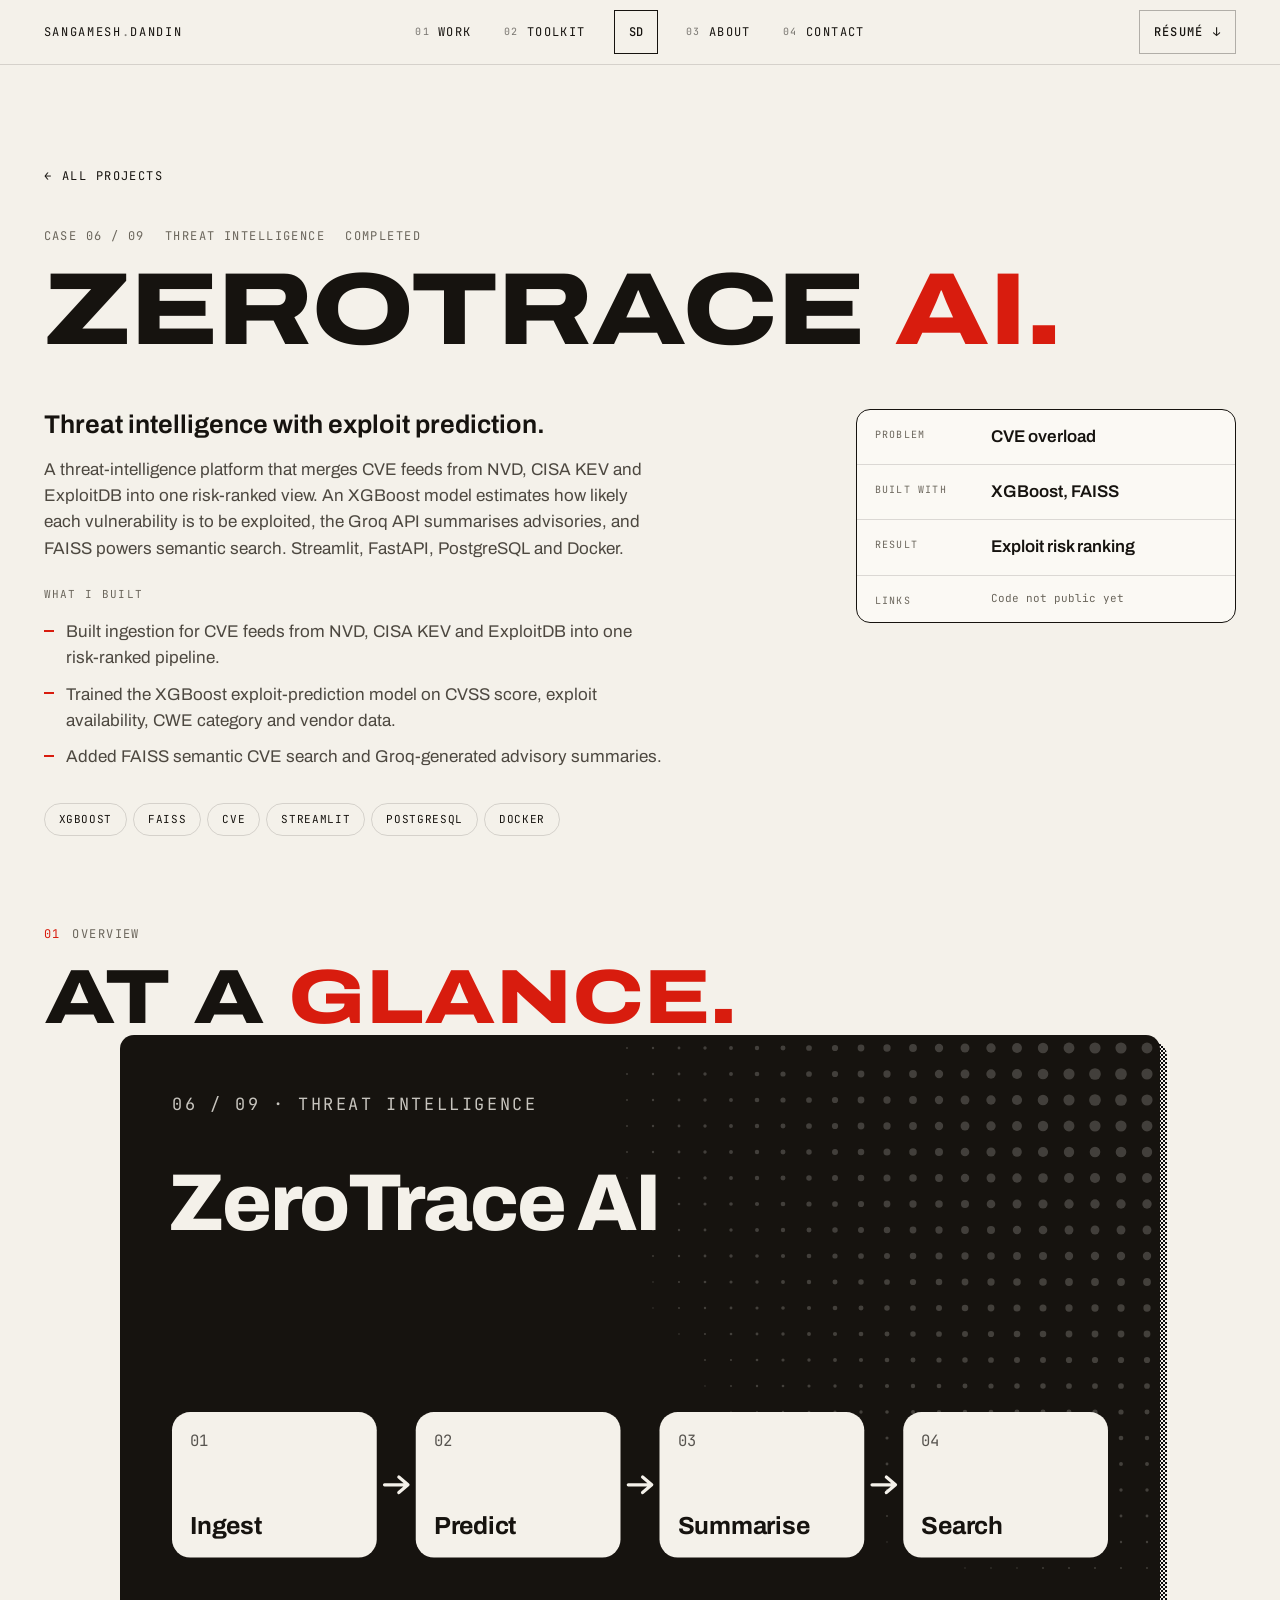
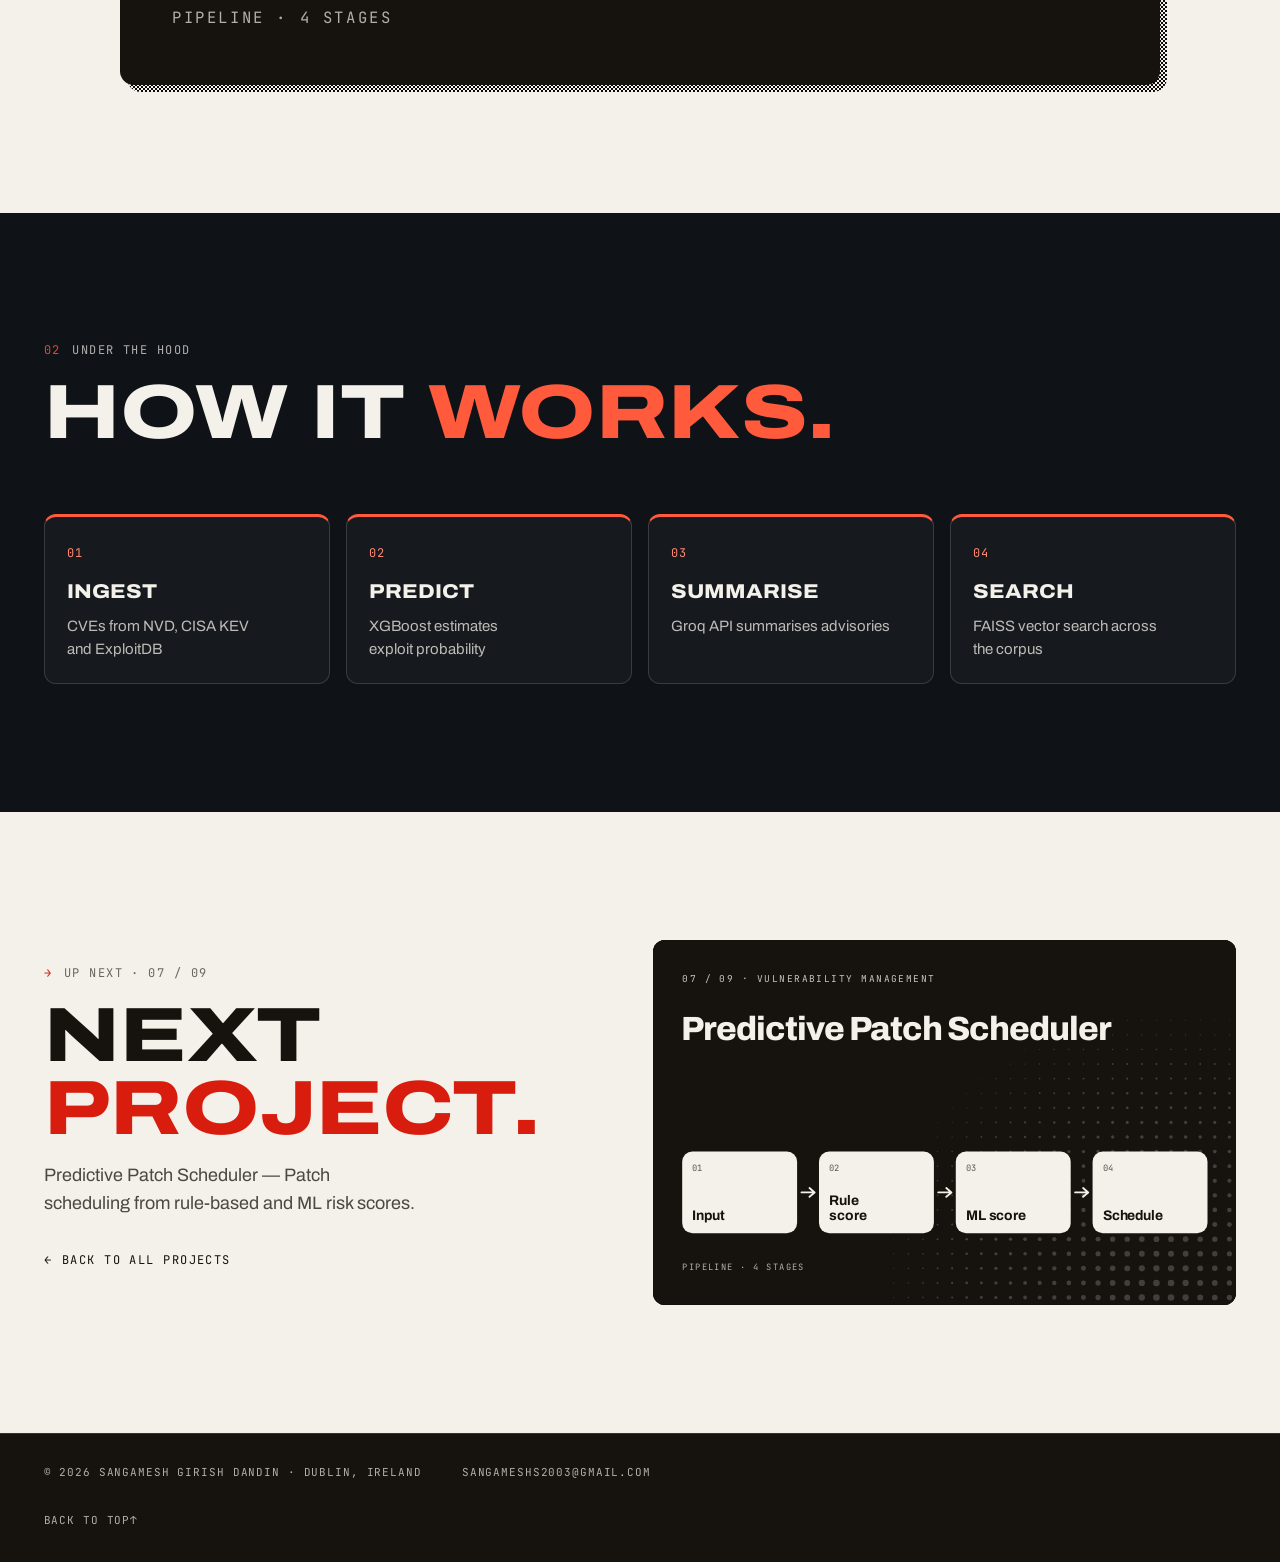
<file: work/zerotrace-ai.html>
<!DOCTYPE html>
<html lang="en">
<head>
<meta charset="UTF-8">
<meta name="viewport" content="width=device-width, initial-scale=1">
<title>ZeroTrace AI — Case study · Sangamesh Girish Dandin</title>
<meta name="description" content="Threat intelligence with exploit prediction.">
<meta name="theme-color" content="#f4f1ea">
<link rel="icon" type="image/png" sizes="32x32" href="../images/favicon-32.png">
<link rel="icon" type="image/png" sizes="64x64" href="../images/favicon-64.png">
<link rel="apple-touch-icon" href="../images/apple-touch-icon.png">
<meta property="og:type" content="website">
<meta property="og:site_name" content="Sangamesh Girish Dandin">
<meta property="og:title" content="ZeroTrace AI — Case study · Sangamesh Girish Dandin">
<meta property="og:description" content="Threat intelligence with exploit prediction.">
<meta property="og:url" content="https://sangamesh-dev.github.io/work/zerotrace-ai.html">
<meta property="og:image" content="https://sangamesh-dev.github.io/images/og-image.png">
<meta property="og:image:width" content="1200">
<meta property="og:image:height" content="630">
<meta name="twitter:card" content="summary_large_image">
<script>document.documentElement.classList.add('js');</script>
<link rel="preconnect" href="https://fonts.googleapis.com">
<link rel="preconnect" href="https://fonts.gstatic.com" crossorigin>
<link href="https://fonts.googleapis.com/css2?family=Archivo:wdth,wght@62..125,100..900&family=Big+Shoulders+Display:wght@100..900&family=JetBrains+Mono:wght@400;500&display=swap" rel="stylesheet">
<link rel="stylesheet" href="../styles.css?v=94">
</head>
<body id="top" class="page-case">
<!-- GENERATED by scripts/build.py from data/projects.json. Edit the data file, not this page. -->
<a class="skip-link" href="#main">Skip to content</a>
<header class="hdr" id="hdr">
  <div class="wrap hdr-inner">
    <a class="hdr-mark mono" href="../index.html">Sangamesh<span>.</span>Dandin</a>
    <nav class="hdr-nav" aria-label="Primary">
      <a href="../index.html#work"><span>01</span>Work</a>
      <a href="../index.html#toolkit"><span>02</span>Toolkit</a>
      <a class="hdr-logo" href="../index.html" aria-label="Home">SD</a>
      <a href="../index.html#about"><span>03</span>About</a>
      <a href="../index.html#contact"><span>04</span>Contact</a>
    </nav>
    <div class="hdr-tools">
      <a class="btn btn-ghost btn-sm" href="../Sangamesh_Dandin_Resume.pdf" download>Résumé <span aria-hidden="true">↓</span></a>
      <button type="button" class="btn btn-ghost btn-sm menu-btn" id="menu-btn" aria-expanded="false" aria-controls="menu">Menu</button>
    </div>
  </div>
  <div class="menu" id="menu" hidden>
    <nav class="wrap" aria-label="Mobile">
      <a href="../index.html#work"><span>01</span>Work</a>
      <a href="../index.html#toolkit"><span>02</span>Toolkit</a>
      <a href="../index.html#about"><span>03</span>About</a>
      <a href="../index.html#contact"><span>04</span>Contact</a>
      <a class="btn btn-solid" href="../Sangamesh_Dandin_Resume.pdf" download>Download résumé <span aria-hidden="true">↓</span></a>
    </nav>
  </div>
</header>

<main id="main">
  <section class="case-hero" data-tone="paper">
    <div class="wrap">
      <a class="back mono" href="../index.html#work"><span aria-hidden="true">←</span> All projects</a>
      <p class="case-kicker mono"><span>Case 06 / 09</span><span>Threat intelligence</span><span class="status" data-status="done">Completed</span></p>
      <h1 class="case-title" style="--longest:9">ZEROTRACE <span class="accent">AI.</span></h1>
      <div class="case-hero-grid">
        <div class="case-intro">
          <p class="case-tagline">Threat intelligence with exploit prediction.</p>
          <p>A threat-intelligence platform that merges CVE feeds from NVD, CISA KEV and ExploitDB into one risk-ranked view. An XGBoost model estimates how likely each vulnerability is to be exploited, the Groq API summarises advisories, and FAISS powers semantic search. Streamlit, FastAPI, PostgreSQL and Docker.</p>
          <h2 class="case-sub mono">What I built</h2><ul class="case-work"><li>Built ingestion for CVE feeds from NVD, CISA KEV and ExploitDB into one risk-ranked pipeline.</li><li>Trained the XGBoost exploit-prediction model on CVSS score, exploit availability, CWE category and vendor data.</li><li>Added FAISS semantic CVE search and Groq-generated advisory summaries.</li></ul>
        </div>
        <dl class="case-meta">
          <div><dt>Problem</dt><dd>CVE overload</dd></div>
          <div><dt>Built with</dt><dd>XGBoost, FAISS</dd></div>
          <div><dt>Result</dt><dd>Exploit risk ranking</dd></div>
          <div><dt>Links</dt><dd class="case-links"><span class="case-link-note">Code not public yet</span></dd></div>
        </dl>
      </div>
      <ul class="tags tags-lg mono" aria-label="Technologies"><li>XGBoost</li><li>FAISS</li><li>CVE</li><li>Streamlit</li><li>PostgreSQL</li><li>Docker</li></ul>
    </div>
  </section>


  <section class="case-front" data-tone="paper" aria-labelledby="front-title">
    <div class="wrap">
      <p class="eyebrow mono"><span>01</span>Overview</p>
      <h2 class="case-h2" id="front-title">At a <span class="accent">glance.</span></h2>
      <figure class="cover-frame cover-lg"><svg class="cover" viewBox="0 0 800 500" role="img" aria-label="ZeroTrace AI pipeline: Ingest, Predict, Summarise, Search">
  <rect width="800" height="500" fill="#16130f"/>
  <g fill="#f4f1ea" opacity=".2"><circle cx="390" cy="10" r="0.7"/><circle cx="410" cy="10" r="0.9"/><circle cx="430" cy="10" r="1.1"/><circle cx="450" cy="10" r="1.3"/><circle cx="470" cy="10" r="1.5"/><circle cx="490" cy="10" r="1.7"/><circle cx="510" cy="10" r="1.9"/><circle cx="530" cy="10" r="2.2"/><circle cx="550" cy="10" r="2.4"/><circle cx="570" cy="10" r="2.6"/><circle cx="590" cy="10" r="2.8"/><circle cx="610" cy="10" r="3.0"/><circle cx="630" cy="10" r="3.2"/><circle cx="650" cy="10" r="3.4"/><circle cx="670" cy="10" r="3.6"/><circle cx="690" cy="10" r="3.8"/><circle cx="710" cy="10" r="4.0"/><circle cx="730" cy="10" r="4.2"/><circle cx="750" cy="10" r="4.3"/><circle cx="770" cy="10" r="4.3"/><circle cx="790" cy="10" r="4.2"/><circle cx="390" cy="30" r="0.7"/><circle cx="410" cy="30" r="0.9"/><circle cx="430" cy="30" r="1.1"/><circle cx="450" cy="30" r="1.3"/><circle cx="470" cy="30" r="1.5"/><circle cx="490" cy="30" r="1.8"/><circle cx="510" cy="30" r="2.0"/><circle cx="530" cy="30" r="2.2"/><circle cx="550" cy="30" r="2.4"/><circle cx="570" cy="30" r="2.6"/><circle cx="590" cy="30" r="2.8"/><circle cx="610" cy="30" r="3.0"/><circle cx="630" cy="30" r="3.2"/><circle cx="650" cy="30" r="3.4"/><circle cx="670" cy="30" r="3.6"/><circle cx="690" cy="30" r="3.9"/><circle cx="710" cy="30" r="4.1"/><circle cx="730" cy="30" r="4.3"/><circle cx="750" cy="30" r="4.5"/><circle cx="770" cy="30" r="4.5"/><circle cx="790" cy="30" r="4.3"/><circle cx="390" cy="50" r="0.7"/><circle cx="410" cy="50" r="0.9"/><circle cx="430" cy="50" r="1.1"/><circle cx="450" cy="50" r="1.3"/><circle cx="470" cy="50" r="1.5"/><circle cx="490" cy="50" r="1.8"/><circle cx="510" cy="50" r="2.0"/><circle cx="530" cy="50" r="2.2"/><circle cx="550" cy="50" r="2.4"/><circle cx="570" cy="50" r="2.6"/><circle cx="590" cy="50" r="2.8"/><circle cx="610" cy="50" r="3.0"/><circle cx="630" cy="50" r="3.2"/><circle cx="650" cy="50" r="3.4"/><circle cx="670" cy="50" r="3.6"/><circle cx="690" cy="50" r="3.9"/><circle cx="710" cy="50" r="4.1"/><circle cx="730" cy="50" r="4.3"/><circle cx="750" cy="50" r="4.5"/><circle cx="770" cy="50" r="4.5"/><circle cx="790" cy="50" r="4.3"/><circle cx="390" cy="70" r="0.7"/><circle cx="410" cy="70" r="0.9"/><circle cx="430" cy="70" r="1.1"/><circle cx="450" cy="70" r="1.3"/><circle cx="470" cy="70" r="1.5"/><circle cx="490" cy="70" r="1.7"/><circle cx="510" cy="70" r="1.9"/><circle cx="530" cy="70" r="2.2"/><circle cx="550" cy="70" r="2.4"/><circle cx="570" cy="70" r="2.6"/><circle cx="590" cy="70" r="2.8"/><circle cx="610" cy="70" r="3.0"/><circle cx="630" cy="70" r="3.2"/><circle cx="650" cy="70" r="3.4"/><circle cx="670" cy="70" r="3.6"/><circle cx="690" cy="70" r="3.8"/><circle cx="710" cy="70" r="4.0"/><circle cx="730" cy="70" r="4.2"/><circle cx="750" cy="70" r="4.3"/><circle cx="770" cy="70" r="4.3"/><circle cx="790" cy="70" r="4.2"/><circle cx="390" cy="90" r="0.7"/><circle cx="410" cy="90" r="0.9"/><circle cx="430" cy="90" r="1.1"/><circle cx="450" cy="90" r="1.3"/><circle cx="470" cy="90" r="1.5"/><circle cx="490" cy="90" r="1.7"/><circle cx="510" cy="90" r="1.9"/><circle cx="530" cy="90" r="2.1"/><circle cx="550" cy="90" r="2.3"/><circle cx="570" cy="90" r="2.5"/><circle cx="590" cy="90" r="2.7"/><circle cx="610" cy="90" r="2.9"/><circle cx="630" cy="90" r="3.1"/><circle cx="650" cy="90" r="3.3"/><circle cx="670" cy="90" r="3.5"/><circle cx="690" cy="90" r="3.7"/><circle cx="710" cy="90" r="3.9"/><circle cx="730" cy="90" r="4.0"/><circle cx="750" cy="90" r="4.1"/><circle cx="770" cy="90" r="4.1"/><circle cx="790" cy="90" r="4.0"/><circle cx="390" cy="110" r="0.6"/><circle cx="410" cy="110" r="0.8"/><circle cx="430" cy="110" r="1.0"/><circle cx="450" cy="110" r="1.3"/><circle cx="470" cy="110" r="1.5"/><circle cx="490" cy="110" r="1.7"/><circle cx="510" cy="110" r="1.9"/><circle cx="530" cy="110" r="2.1"/><circle cx="550" cy="110" r="2.3"/><circle cx="570" cy="110" r="2.5"/><circle cx="590" cy="110" r="2.7"/><circle cx="610" cy="110" r="2.9"/><circle cx="630" cy="110" r="3.0"/><circle cx="650" cy="110" r="3.2"/><circle cx="670" cy="110" r="3.4"/><circle cx="690" cy="110" r="3.6"/><circle cx="710" cy="110" r="3.7"/><circle cx="730" cy="110" r="3.8"/><circle cx="750" cy="110" r="3.9"/><circle cx="770" cy="110" r="3.9"/><circle cx="790" cy="110" r="3.8"/><circle cx="390" cy="130" r="0.6"/><circle cx="410" cy="130" r="0.8"/><circle cx="430" cy="130" r="1.0"/><circle cx="450" cy="130" r="1.2"/><circle cx="470" cy="130" r="1.4"/><circle cx="490" cy="130" r="1.6"/><circle cx="510" cy="130" r="1.8"/><circle cx="530" cy="130" r="2.0"/><circle cx="550" cy="130" r="2.2"/><circle cx="570" cy="130" r="2.4"/><circle cx="590" cy="130" r="2.6"/><circle cx="610" cy="130" r="2.8"/><circle cx="630" cy="130" r="2.9"/><circle cx="650" cy="130" r="3.1"/><circle cx="670" cy="130" r="3.3"/><circle cx="690" cy="130" r="3.4"/><circle cx="710" cy="130" r="3.5"/><circle cx="730" cy="130" r="3.6"/><circle cx="750" cy="130" r="3.6"/><circle cx="770" cy="130" r="3.6"/><circle cx="790" cy="130" r="3.6"/><circle cx="390" cy="150" r="0.5"/><circle cx="410" cy="150" r="0.7"/><circle cx="430" cy="150" r="0.9"/><circle cx="450" cy="150" r="1.1"/><circle cx="470" cy="150" r="1.3"/><circle cx="490" cy="150" r="1.5"/><circle cx="510" cy="150" r="1.7"/><circle cx="530" cy="150" r="1.9"/><circle cx="550" cy="150" r="2.1"/><circle cx="570" cy="150" r="2.3"/><circle cx="590" cy="150" r="2.5"/><circle cx="610" cy="150" r="2.6"/><circle cx="630" cy="150" r="2.8"/><circle cx="650" cy="150" r="3.0"/><circle cx="670" cy="150" r="3.1"/><circle cx="690" cy="150" r="3.2"/><circle cx="710" cy="150" r="3.3"/><circle cx="730" cy="150" r="3.4"/><circle cx="750" cy="150" r="3.4"/><circle cx="770" cy="150" r="3.4"/><circle cx="790" cy="150" r="3.4"/><circle cx="410" cy="170" r="0.7"/><circle cx="430" cy="170" r="0.9"/><circle cx="450" cy="170" r="1.1"/><circle cx="470" cy="170" r="1.3"/><circle cx="490" cy="170" r="1.4"/><circle cx="510" cy="170" r="1.6"/><circle cx="530" cy="170" r="1.8"/><circle cx="550" cy="170" r="2.0"/><circle cx="570" cy="170" r="2.2"/><circle cx="590" cy="170" r="2.3"/><circle cx="610" cy="170" r="2.5"/><circle cx="630" cy="170" r="2.7"/><circle cx="650" cy="170" r="2.8"/><circle cx="670" cy="170" r="2.9"/><circle cx="690" cy="170" r="3.0"/><circle cx="710" cy="170" r="3.1"/><circle cx="730" cy="170" r="3.2"/><circle cx="750" cy="170" r="3.2"/><circle cx="770" cy="170" r="3.2"/><circle cx="790" cy="170" r="3.2"/><circle cx="410" cy="190" r="0.6"/><circle cx="430" cy="190" r="0.8"/><circle cx="450" cy="190" r="1.0"/><circle cx="470" cy="190" r="1.2"/><circle cx="490" cy="190" r="1.3"/><circle cx="510" cy="190" r="1.5"/><circle cx="530" cy="190" r="1.7"/><circle cx="550" cy="190" r="1.9"/><circle cx="570" cy="190" r="2.1"/><circle cx="590" cy="190" r="2.2"/><circle cx="610" cy="190" r="2.4"/><circle cx="630" cy="190" r="2.5"/><circle cx="650" cy="190" r="2.6"/><circle cx="670" cy="190" r="2.8"/><circle cx="690" cy="190" r="2.9"/><circle cx="710" cy="190" r="2.9"/><circle cx="730" cy="190" r="3.0"/><circle cx="750" cy="190" r="3.0"/><circle cx="770" cy="190" r="3.0"/><circle cx="790" cy="190" r="3.0"/><circle cx="410" cy="210" r="0.5"/><circle cx="430" cy="210" r="0.7"/><circle cx="450" cy="210" r="0.9"/><circle cx="470" cy="210" r="1.1"/><circle cx="490" cy="210" r="1.2"/><circle cx="510" cy="210" r="1.4"/><circle cx="530" cy="210" r="1.6"/><circle cx="550" cy="210" r="1.8"/><circle cx="570" cy="210" r="1.9"/><circle cx="590" cy="210" r="2.1"/><circle cx="610" cy="210" r="2.2"/><circle cx="630" cy="210" r="2.3"/><circle cx="650" cy="210" r="2.5"/><circle cx="670" cy="210" r="2.6"/><circle cx="690" cy="210" r="2.7"/><circle cx="710" cy="210" r="2.7"/><circle cx="730" cy="210" r="2.8"/><circle cx="750" cy="210" r="2.8"/><circle cx="770" cy="210" r="2.8"/><circle cx="790" cy="210" r="2.8"/><circle cx="430" cy="230" r="0.6"/><circle cx="450" cy="230" r="0.8"/><circle cx="470" cy="230" r="1.0"/><circle cx="490" cy="230" r="1.1"/><circle cx="510" cy="230" r="1.3"/><circle cx="530" cy="230" r="1.5"/><circle cx="550" cy="230" r="1.6"/><circle cx="570" cy="230" r="1.8"/><circle cx="590" cy="230" r="1.9"/><circle cx="610" cy="230" r="2.1"/><circle cx="630" cy="230" r="2.2"/><circle cx="650" cy="230" r="2.3"/><circle cx="670" cy="230" r="2.4"/><circle cx="690" cy="230" r="2.5"/><circle cx="710" cy="230" r="2.5"/><circle cx="730" cy="230" r="2.6"/><circle cx="750" cy="230" r="2.6"/><circle cx="770" cy="230" r="2.6"/><circle cx="790" cy="230" r="2.6"/><circle cx="450" cy="250" r="0.7"/><circle cx="470" cy="250" r="0.8"/><circle cx="490" cy="250" r="1.0"/><circle cx="510" cy="250" r="1.2"/><circle cx="530" cy="250" r="1.3"/><circle cx="550" cy="250" r="1.5"/><circle cx="570" cy="250" r="1.6"/><circle cx="590" cy="250" r="1.8"/><circle cx="610" cy="250" r="1.9"/><circle cx="630" cy="250" r="2.0"/><circle cx="650" cy="250" r="2.1"/><circle cx="670" cy="250" r="2.2"/><circle cx="690" cy="250" r="2.3"/><circle cx="710" cy="250" r="2.3"/><circle cx="730" cy="250" r="2.4"/><circle cx="750" cy="250" r="2.4"/><circle cx="770" cy="250" r="2.4"/><circle cx="790" cy="250" r="2.4"/><circle cx="450" cy="270" r="0.5"/><circle cx="470" cy="270" r="0.7"/><circle cx="490" cy="270" r="0.9"/><circle cx="510" cy="270" r="1.0"/><circle cx="530" cy="270" r="1.2"/><circle cx="550" cy="270" r="1.3"/><circle cx="570" cy="270" r="1.5"/><circle cx="590" cy="270" r="1.6"/><circle cx="610" cy="270" r="1.7"/><circle cx="630" cy="270" r="1.8"/><circle cx="650" cy="270" r="1.9"/><circle cx="670" cy="270" r="2.0"/><circle cx="690" cy="270" r="2.1"/><circle cx="710" cy="270" r="2.1"/><circle cx="730" cy="270" r="2.2"/><circle cx="750" cy="270" r="2.2"/><circle cx="770" cy="270" r="2.2"/><circle cx="790" cy="270" r="2.2"/><circle cx="470" cy="290" r="0.6"/><circle cx="490" cy="290" r="0.7"/><circle cx="510" cy="290" r="0.9"/><circle cx="530" cy="290" r="1.0"/><circle cx="550" cy="290" r="1.2"/><circle cx="570" cy="290" r="1.3"/><circle cx="590" cy="290" r="1.4"/><circle cx="610" cy="290" r="1.5"/><circle cx="630" cy="290" r="1.6"/><circle cx="650" cy="290" r="1.7"/><circle cx="670" cy="290" r="1.8"/><circle cx="690" cy="290" r="1.9"/><circle cx="710" cy="290" r="1.9"/><circle cx="730" cy="290" r="1.9"/><circle cx="750" cy="290" r="2.0"/><circle cx="770" cy="290" r="2.0"/><circle cx="790" cy="290" r="1.9"/><circle cx="490" cy="310" r="0.6"/><circle cx="510" cy="310" r="0.7"/><circle cx="530" cy="310" r="0.9"/><circle cx="550" cy="310" r="1.0"/><circle cx="570" cy="310" r="1.1"/><circle cx="590" cy="310" r="1.2"/><circle cx="610" cy="310" r="1.3"/><circle cx="630" cy="310" r="1.4"/><circle cx="650" cy="310" r="1.5"/><circle cx="670" cy="310" r="1.6"/><circle cx="690" cy="310" r="1.7"/><circle cx="710" cy="310" r="1.7"/><circle cx="730" cy="310" r="1.7"/><circle cx="750" cy="310" r="1.8"/><circle cx="770" cy="310" r="1.8"/><circle cx="790" cy="310" r="1.7"/><circle cx="510" cy="330" r="0.6"/><circle cx="530" cy="330" r="0.7"/><circle cx="550" cy="330" r="0.8"/><circle cx="570" cy="330" r="1.0"/><circle cx="590" cy="330" r="1.1"/><circle cx="610" cy="330" r="1.2"/><circle cx="630" cy="330" r="1.3"/><circle cx="650" cy="330" r="1.3"/><circle cx="670" cy="330" r="1.4"/><circle cx="690" cy="330" r="1.5"/><circle cx="710" cy="330" r="1.5"/><circle cx="730" cy="330" r="1.5"/><circle cx="750" cy="330" r="1.5"/><circle cx="770" cy="330" r="1.5"/><circle cx="790" cy="330" r="1.5"/><circle cx="530" cy="350" r="0.5"/><circle cx="550" cy="350" r="0.7"/><circle cx="570" cy="350" r="0.8"/><circle cx="590" cy="350" r="0.9"/><circle cx="610" cy="350" r="1.0"/><circle cx="630" cy="350" r="1.1"/><circle cx="650" cy="350" r="1.1"/><circle cx="670" cy="350" r="1.2"/><circle cx="690" cy="350" r="1.3"/><circle cx="710" cy="350" r="1.3"/><circle cx="730" cy="350" r="1.3"/><circle cx="750" cy="350" r="1.3"/><circle cx="770" cy="350" r="1.3"/><circle cx="790" cy="350" r="1.3"/><circle cx="570" cy="370" r="0.6"/><circle cx="590" cy="370" r="0.7"/><circle cx="610" cy="370" r="0.8"/><circle cx="630" cy="370" r="0.9"/><circle cx="650" cy="370" r="0.9"/><circle cx="670" cy="370" r="1.0"/><circle cx="690" cy="370" r="1.0"/><circle cx="710" cy="370" r="1.1"/><circle cx="730" cy="370" r="1.1"/><circle cx="750" cy="370" r="1.1"/><circle cx="770" cy="370" r="1.1"/><circle cx="790" cy="370" r="1.1"/><circle cx="590" cy="390" r="0.5"/><circle cx="610" cy="390" r="0.6"/><circle cx="630" cy="390" r="0.7"/><circle cx="650" cy="390" r="0.7"/><circle cx="670" cy="390" r="0.8"/><circle cx="690" cy="390" r="0.8"/><circle cx="710" cy="390" r="0.9"/><circle cx="730" cy="390" r="0.9"/><circle cx="750" cy="390" r="0.9"/><circle cx="770" cy="390" r="0.9"/><circle cx="790" cy="390" r="0.9"/><circle cx="650" cy="410" r="0.5"/><circle cx="670" cy="410" r="0.6"/><circle cx="690" cy="410" r="0.6"/><circle cx="710" cy="410" r="0.7"/><circle cx="730" cy="410" r="0.7"/><circle cx="750" cy="410" r="0.7"/><circle cx="770" cy="410" r="0.7"/><circle cx="790" cy="410" r="0.7"/></g>
  <text class="cv-mono" x="40" y="58" font-size="13" fill="#f4f1ea" opacity=".8" letter-spacing="2">06 / 09 · THREAT INTELLIGENCE</text>
  <text class="cv-name" x="38" y="150" font-size="62" fill="#f4f1ea">ZeroTrace AI</text>
  <rect x="40.0" y="290" width="157.5" height="112" rx="14" fill="#f4f1ea"/><text class="cv-mono" x="54.0" y="316" font-size="12" fill="#16130f" opacity=".7">01</text><text class="cv-step" x="54.0" y="384.0" font-size="19" fill="#16130f"><tspan x="54.0" dy="0.0">Ingest</tspan></text><path d="M203.5 346 h18 m-7 -6 l7 6 l-7 6" fill="none" stroke="#f4f1ea" stroke-width="2.5" stroke-linecap="round" stroke-linejoin="round"/><rect x="227.5" y="290" width="157.5" height="112" rx="14" fill="#f4f1ea"/><text class="cv-mono" x="241.5" y="316" font-size="12" fill="#16130f" opacity=".7">02</text><text class="cv-step" x="241.5" y="384.0" font-size="19" fill="#16130f"><tspan x="241.5" dy="0.0">Predict</tspan></text><path d="M391.0 346 h18 m-7 -6 l7 6 l-7 6" fill="none" stroke="#f4f1ea" stroke-width="2.5" stroke-linecap="round" stroke-linejoin="round"/><rect x="415.0" y="290" width="157.5" height="112" rx="14" fill="#f4f1ea"/><text class="cv-mono" x="429.0" y="316" font-size="12" fill="#16130f" opacity=".7">03</text><text class="cv-step" x="429.0" y="384.0" font-size="19" fill="#16130f"><tspan x="429.0" dy="0.0">Summarise</tspan></text><path d="M578.5 346 h18 m-7 -6 l7 6 l-7 6" fill="none" stroke="#f4f1ea" stroke-width="2.5" stroke-linecap="round" stroke-linejoin="round"/><rect x="602.5" y="290" width="157.5" height="112" rx="14" fill="#f4f1ea"/><text class="cv-mono" x="616.5" y="316" font-size="12" fill="#16130f" opacity=".7">04</text><text class="cv-step" x="616.5" y="384.0" font-size="19" fill="#16130f"><tspan x="616.5" dy="0.0">Search</tspan></text>
  <text class="cv-mono" x="40" y="452" font-size="12" fill="#f4f1ea" opacity=".7" letter-spacing="2">PIPELINE · 4 STAGES</text>
</svg></figure>
    </div>
  </section>

  <section class="case-back" data-tone="ink" aria-labelledby="back-title">
    <div class="wrap">
      <p class="eyebrow mono"><span>02</span>Under the hood</p>
      <h2 class="case-h2" id="back-title">How it <span class="accent">works.</span></h2>
      <ol class="pipeline"><li class="step"><span class="step-n mono">01</span><h3 class="step-t">Ingest</h3><p>CVEs from NVD, CISA KEV and ExploitDB</p></li><li class="step"><span class="step-n mono">02</span><h3 class="step-t">Predict</h3><p>XGBoost estimates exploit probability</p></li><li class="step"><span class="step-n mono">03</span><h3 class="step-t">Summarise</h3><p>Groq API summarises advisories</p></li><li class="step"><span class="step-n mono">04</span><h3 class="step-t">Search</h3><p>FAISS vector search across the corpus</p></li></ol>
      
    </div>
  </section>

  <section class="case-next" data-tone="paper" aria-labelledby="next-title">
    <div class="wrap case-next-grid">
      <div>
        <p class="eyebrow mono"><span>→</span>Up next · 07 / 09</p>
        <h2 class="case-h2 next-h2" id="next-title"><a href="predictive-patch-scheduler.html">Next <span class="accent">project.</span></a></h2>
        <p class="next-name">Predictive Patch Scheduler — Patch scheduling from rule-based and ML risk scores.</p>
        <a class="back mono" href="../index.html#work"><span aria-hidden="true">←</span> Back to all projects</a>
      </div>
      <a class="next-media rail-media" href="predictive-patch-scheduler.html" tabindex="-1" aria-hidden="true">
        <span class="rail-shot"><svg class="cover" viewBox="0 0 800 500" role="img" aria-label="Predictive Patch Scheduler pipeline: Input, Rule score, ML score, Schedule">
  <rect width="800" height="500" fill="#16130f"/>
  <g fill="#f4f1ea" opacity=".2"><circle cx="590" cy="110" r="0.5"/><circle cx="610" cy="110" r="0.6"/><circle cx="630" cy="110" r="0.6"/><circle cx="650" cy="110" r="0.7"/><circle cx="670" cy="110" r="0.7"/><circle cx="690" cy="110" r="0.7"/><circle cx="710" cy="110" r="0.7"/><circle cx="730" cy="110" r="0.7"/><circle cx="750" cy="110" r="0.7"/><circle cx="770" cy="110" r="0.6"/><circle cx="790" cy="110" r="0.6"/><circle cx="530" cy="130" r="0.5"/><circle cx="550" cy="130" r="0.6"/><circle cx="570" cy="130" r="0.7"/><circle cx="590" cy="130" r="0.7"/><circle cx="610" cy="130" r="0.8"/><circle cx="630" cy="130" r="0.8"/><circle cx="650" cy="130" r="0.9"/><circle cx="670" cy="130" r="0.9"/><circle cx="690" cy="130" r="0.9"/><circle cx="710" cy="130" r="0.9"/><circle cx="730" cy="130" r="0.9"/><circle cx="750" cy="130" r="0.9"/><circle cx="770" cy="130" r="0.8"/><circle cx="790" cy="130" r="0.8"/><circle cx="510" cy="150" r="0.6"/><circle cx="530" cy="150" r="0.7"/><circle cx="550" cy="150" r="0.8"/><circle cx="570" cy="150" r="0.9"/><circle cx="590" cy="150" r="0.9"/><circle cx="610" cy="150" r="1.0"/><circle cx="630" cy="150" r="1.0"/><circle cx="650" cy="150" r="1.1"/><circle cx="670" cy="150" r="1.1"/><circle cx="690" cy="150" r="1.1"/><circle cx="710" cy="150" r="1.1"/><circle cx="730" cy="150" r="1.1"/><circle cx="750" cy="150" r="1.1"/><circle cx="770" cy="150" r="1.0"/><circle cx="790" cy="150" r="1.0"/><circle cx="470" cy="170" r="0.5"/><circle cx="490" cy="170" r="0.7"/><circle cx="510" cy="170" r="0.8"/><circle cx="530" cy="170" r="0.9"/><circle cx="550" cy="170" r="1.0"/><circle cx="570" cy="170" r="1.1"/><circle cx="590" cy="170" r="1.1"/><circle cx="610" cy="170" r="1.2"/><circle cx="630" cy="170" r="1.3"/><circle cx="650" cy="170" r="1.3"/><circle cx="670" cy="170" r="1.3"/><circle cx="690" cy="170" r="1.3"/><circle cx="710" cy="170" r="1.3"/><circle cx="730" cy="170" r="1.3"/><circle cx="750" cy="170" r="1.3"/><circle cx="770" cy="170" r="1.3"/><circle cx="790" cy="170" r="1.2"/><circle cx="450" cy="190" r="0.6"/><circle cx="470" cy="190" r="0.7"/><circle cx="490" cy="190" r="0.8"/><circle cx="510" cy="190" r="1.0"/><circle cx="530" cy="190" r="1.1"/><circle cx="550" cy="190" r="1.2"/><circle cx="570" cy="190" r="1.3"/><circle cx="590" cy="190" r="1.3"/><circle cx="610" cy="190" r="1.4"/><circle cx="630" cy="190" r="1.5"/><circle cx="650" cy="190" r="1.5"/><circle cx="670" cy="190" r="1.5"/><circle cx="690" cy="190" r="1.5"/><circle cx="710" cy="190" r="1.5"/><circle cx="730" cy="190" r="1.5"/><circle cx="750" cy="190" r="1.5"/><circle cx="770" cy="190" r="1.5"/><circle cx="790" cy="190" r="1.4"/><circle cx="430" cy="210" r="0.6"/><circle cx="450" cy="210" r="0.7"/><circle cx="470" cy="210" r="0.9"/><circle cx="490" cy="210" r="1.0"/><circle cx="510" cy="210" r="1.1"/><circle cx="530" cy="210" r="1.2"/><circle cx="550" cy="210" r="1.3"/><circle cx="570" cy="210" r="1.4"/><circle cx="590" cy="210" r="1.5"/><circle cx="610" cy="210" r="1.6"/><circle cx="630" cy="210" r="1.7"/><circle cx="650" cy="210" r="1.7"/><circle cx="670" cy="210" r="1.7"/><circle cx="690" cy="210" r="1.8"/><circle cx="710" cy="210" r="1.8"/><circle cx="730" cy="210" r="1.7"/><circle cx="750" cy="210" r="1.7"/><circle cx="770" cy="210" r="1.7"/><circle cx="790" cy="210" r="1.6"/><circle cx="410" cy="230" r="0.6"/><circle cx="430" cy="230" r="0.7"/><circle cx="450" cy="230" r="0.9"/><circle cx="470" cy="230" r="1.0"/><circle cx="490" cy="230" r="1.2"/><circle cx="510" cy="230" r="1.3"/><circle cx="530" cy="230" r="1.4"/><circle cx="550" cy="230" r="1.5"/><circle cx="570" cy="230" r="1.6"/><circle cx="590" cy="230" r="1.7"/><circle cx="610" cy="230" r="1.8"/><circle cx="630" cy="230" r="1.9"/><circle cx="650" cy="230" r="1.9"/><circle cx="670" cy="230" r="1.9"/><circle cx="690" cy="230" r="2.0"/><circle cx="710" cy="230" r="2.0"/><circle cx="730" cy="230" r="1.9"/><circle cx="750" cy="230" r="1.9"/><circle cx="770" cy="230" r="1.9"/><circle cx="790" cy="230" r="1.8"/><circle cx="390" cy="250" r="0.5"/><circle cx="410" cy="250" r="0.7"/><circle cx="430" cy="250" r="0.9"/><circle cx="450" cy="250" r="1.0"/><circle cx="470" cy="250" r="1.2"/><circle cx="490" cy="250" r="1.3"/><circle cx="510" cy="250" r="1.5"/><circle cx="530" cy="250" r="1.6"/><circle cx="550" cy="250" r="1.7"/><circle cx="570" cy="250" r="1.8"/><circle cx="590" cy="250" r="1.9"/><circle cx="610" cy="250" r="2.0"/><circle cx="630" cy="250" r="2.1"/><circle cx="650" cy="250" r="2.1"/><circle cx="670" cy="250" r="2.2"/><circle cx="690" cy="250" r="2.2"/><circle cx="710" cy="250" r="2.2"/><circle cx="730" cy="250" r="2.2"/><circle cx="750" cy="250" r="2.1"/><circle cx="770" cy="250" r="2.1"/><circle cx="790" cy="250" r="2.0"/><circle cx="390" cy="270" r="0.7"/><circle cx="410" cy="270" r="0.8"/><circle cx="430" cy="270" r="1.0"/><circle cx="450" cy="270" r="1.2"/><circle cx="470" cy="270" r="1.3"/><circle cx="490" cy="270" r="1.5"/><circle cx="510" cy="270" r="1.6"/><circle cx="530" cy="270" r="1.8"/><circle cx="550" cy="270" r="1.9"/><circle cx="570" cy="270" r="2.0"/><circle cx="590" cy="270" r="2.1"/><circle cx="610" cy="270" r="2.2"/><circle cx="630" cy="270" r="2.3"/><circle cx="650" cy="270" r="2.3"/><circle cx="670" cy="270" r="2.4"/><circle cx="690" cy="270" r="2.4"/><circle cx="710" cy="270" r="2.4"/><circle cx="730" cy="270" r="2.4"/><circle cx="750" cy="270" r="2.3"/><circle cx="770" cy="270" r="2.3"/><circle cx="790" cy="270" r="2.2"/><circle cx="370" cy="290" r="0.6"/><circle cx="390" cy="290" r="0.8"/><circle cx="410" cy="290" r="1.0"/><circle cx="430" cy="290" r="1.1"/><circle cx="450" cy="290" r="1.3"/><circle cx="470" cy="290" r="1.5"/><circle cx="490" cy="290" r="1.6"/><circle cx="510" cy="290" r="1.8"/><circle cx="530" cy="290" r="1.9"/><circle cx="550" cy="290" r="2.1"/><circle cx="570" cy="290" r="2.2"/><circle cx="590" cy="290" r="2.3"/><circle cx="610" cy="290" r="2.4"/><circle cx="630" cy="290" r="2.5"/><circle cx="650" cy="290" r="2.5"/><circle cx="670" cy="290" r="2.6"/><circle cx="690" cy="290" r="2.6"/><circle cx="710" cy="290" r="2.6"/><circle cx="730" cy="290" r="2.6"/><circle cx="750" cy="290" r="2.5"/><circle cx="770" cy="290" r="2.5"/><circle cx="790" cy="290" r="2.4"/><circle cx="350" cy="310" r="0.5"/><circle cx="370" cy="310" r="0.7"/><circle cx="390" cy="310" r="0.9"/><circle cx="410" cy="310" r="1.1"/><circle cx="430" cy="310" r="1.2"/><circle cx="450" cy="310" r="1.4"/><circle cx="470" cy="310" r="1.6"/><circle cx="490" cy="310" r="1.8"/><circle cx="510" cy="310" r="1.9"/><circle cx="530" cy="310" r="2.1"/><circle cx="550" cy="310" r="2.2"/><circle cx="570" cy="310" r="2.3"/><circle cx="590" cy="310" r="2.5"/><circle cx="610" cy="310" r="2.6"/><circle cx="630" cy="310" r="2.7"/><circle cx="650" cy="310" r="2.7"/><circle cx="670" cy="310" r="2.8"/><circle cx="690" cy="310" r="2.8"/><circle cx="710" cy="310" r="2.8"/><circle cx="730" cy="310" r="2.8"/><circle cx="750" cy="310" r="2.7"/><circle cx="770" cy="310" r="2.7"/><circle cx="790" cy="310" r="2.6"/><circle cx="350" cy="330" r="0.6"/><circle cx="370" cy="330" r="0.8"/><circle cx="390" cy="330" r="1.0"/><circle cx="410" cy="330" r="1.2"/><circle cx="430" cy="330" r="1.3"/><circle cx="450" cy="330" r="1.5"/><circle cx="470" cy="330" r="1.7"/><circle cx="490" cy="330" r="1.9"/><circle cx="510" cy="330" r="2.1"/><circle cx="530" cy="330" r="2.2"/><circle cx="550" cy="330" r="2.4"/><circle cx="570" cy="330" r="2.5"/><circle cx="590" cy="330" r="2.6"/><circle cx="610" cy="330" r="2.8"/><circle cx="630" cy="330" r="2.9"/><circle cx="650" cy="330" r="2.9"/><circle cx="670" cy="330" r="3.0"/><circle cx="690" cy="330" r="3.0"/><circle cx="710" cy="330" r="3.0"/><circle cx="730" cy="330" r="3.0"/><circle cx="750" cy="330" r="2.9"/><circle cx="770" cy="330" r="2.9"/><circle cx="790" cy="330" r="2.8"/><circle cx="350" cy="350" r="0.7"/><circle cx="370" cy="350" r="0.9"/><circle cx="390" cy="350" r="1.1"/><circle cx="410" cy="350" r="1.3"/><circle cx="430" cy="350" r="1.4"/><circle cx="450" cy="350" r="1.6"/><circle cx="470" cy="350" r="1.8"/><circle cx="490" cy="350" r="2.0"/><circle cx="510" cy="350" r="2.2"/><circle cx="530" cy="350" r="2.3"/><circle cx="550" cy="350" r="2.5"/><circle cx="570" cy="350" r="2.7"/><circle cx="590" cy="350" r="2.8"/><circle cx="610" cy="350" r="2.9"/><circle cx="630" cy="350" r="3.0"/><circle cx="650" cy="350" r="3.1"/><circle cx="670" cy="350" r="3.2"/><circle cx="690" cy="350" r="3.2"/><circle cx="710" cy="350" r="3.2"/><circle cx="730" cy="350" r="3.2"/><circle cx="750" cy="350" r="3.1"/><circle cx="770" cy="350" r="3.0"/><circle cx="790" cy="350" r="2.9"/><circle cx="330" cy="370" r="0.5"/><circle cx="350" cy="370" r="0.7"/><circle cx="370" cy="370" r="0.9"/><circle cx="390" cy="370" r="1.1"/><circle cx="410" cy="370" r="1.3"/><circle cx="430" cy="370" r="1.5"/><circle cx="450" cy="370" r="1.7"/><circle cx="470" cy="370" r="1.9"/><circle cx="490" cy="370" r="2.1"/><circle cx="510" cy="370" r="2.3"/><circle cx="530" cy="370" r="2.5"/><circle cx="550" cy="370" r="2.6"/><circle cx="570" cy="370" r="2.8"/><circle cx="590" cy="370" r="3.0"/><circle cx="610" cy="370" r="3.1"/><circle cx="630" cy="370" r="3.2"/><circle cx="650" cy="370" r="3.3"/><circle cx="670" cy="370" r="3.4"/><circle cx="690" cy="370" r="3.4"/><circle cx="710" cy="370" r="3.4"/><circle cx="730" cy="370" r="3.4"/><circle cx="750" cy="370" r="3.3"/><circle cx="770" cy="370" r="3.2"/><circle cx="790" cy="370" r="3.1"/><circle cx="330" cy="390" r="0.6"/><circle cx="350" cy="390" r="0.8"/><circle cx="370" cy="390" r="1.0"/><circle cx="390" cy="390" r="1.2"/><circle cx="410" cy="390" r="1.4"/><circle cx="430" cy="390" r="1.6"/><circle cx="450" cy="390" r="1.8"/><circle cx="470" cy="390" r="2.0"/><circle cx="490" cy="390" r="2.2"/><circle cx="510" cy="390" r="2.4"/><circle cx="530" cy="390" r="2.6"/><circle cx="550" cy="390" r="2.8"/><circle cx="570" cy="390" r="2.9"/><circle cx="590" cy="390" r="3.1"/><circle cx="610" cy="390" r="3.3"/><circle cx="630" cy="390" r="3.4"/><circle cx="650" cy="390" r="3.5"/><circle cx="670" cy="390" r="3.6"/><circle cx="690" cy="390" r="3.6"/><circle cx="710" cy="390" r="3.6"/><circle cx="730" cy="390" r="3.6"/><circle cx="750" cy="390" r="3.5"/><circle cx="770" cy="390" r="3.4"/><circle cx="790" cy="390" r="3.3"/><circle cx="330" cy="410" r="0.6"/><circle cx="350" cy="410" r="0.8"/><circle cx="370" cy="410" r="1.0"/><circle cx="390" cy="410" r="1.3"/><circle cx="410" cy="410" r="1.5"/><circle cx="430" cy="410" r="1.7"/><circle cx="450" cy="410" r="1.9"/><circle cx="470" cy="410" r="2.1"/><circle cx="490" cy="410" r="2.3"/><circle cx="510" cy="410" r="2.5"/><circle cx="530" cy="410" r="2.7"/><circle cx="550" cy="410" r="2.9"/><circle cx="570" cy="410" r="3.0"/><circle cx="590" cy="410" r="3.2"/><circle cx="610" cy="410" r="3.4"/><circle cx="630" cy="410" r="3.6"/><circle cx="650" cy="410" r="3.7"/><circle cx="670" cy="410" r="3.8"/><circle cx="690" cy="410" r="3.9"/><circle cx="710" cy="410" r="3.9"/><circle cx="730" cy="410" r="3.8"/><circle cx="750" cy="410" r="3.7"/><circle cx="770" cy="410" r="3.6"/><circle cx="790" cy="410" r="3.4"/><circle cx="330" cy="430" r="0.7"/><circle cx="350" cy="430" r="0.9"/><circle cx="370" cy="430" r="1.1"/><circle cx="390" cy="430" r="1.3"/><circle cx="410" cy="430" r="1.5"/><circle cx="430" cy="430" r="1.7"/><circle cx="450" cy="430" r="1.9"/><circle cx="470" cy="430" r="2.1"/><circle cx="490" cy="430" r="2.3"/><circle cx="510" cy="430" r="2.5"/><circle cx="530" cy="430" r="2.7"/><circle cx="550" cy="430" r="2.9"/><circle cx="570" cy="430" r="3.1"/><circle cx="590" cy="430" r="3.3"/><circle cx="610" cy="430" r="3.5"/><circle cx="630" cy="430" r="3.7"/><circle cx="650" cy="430" r="3.9"/><circle cx="670" cy="430" r="4.0"/><circle cx="690" cy="430" r="4.1"/><circle cx="710" cy="430" r="4.1"/><circle cx="730" cy="430" r="4.0"/><circle cx="750" cy="430" r="3.9"/><circle cx="770" cy="430" r="3.7"/><circle cx="790" cy="430" r="3.5"/><circle cx="330" cy="450" r="0.7"/><circle cx="350" cy="450" r="0.9"/><circle cx="370" cy="450" r="1.1"/><circle cx="390" cy="450" r="1.3"/><circle cx="410" cy="450" r="1.5"/><circle cx="430" cy="450" r="1.7"/><circle cx="450" cy="450" r="1.9"/><circle cx="470" cy="450" r="2.2"/><circle cx="490" cy="450" r="2.4"/><circle cx="510" cy="450" r="2.6"/><circle cx="530" cy="450" r="2.8"/><circle cx="550" cy="450" r="3.0"/><circle cx="570" cy="450" r="3.2"/><circle cx="590" cy="450" r="3.4"/><circle cx="610" cy="450" r="3.6"/><circle cx="630" cy="450" r="3.8"/><circle cx="650" cy="450" r="4.0"/><circle cx="670" cy="450" r="4.2"/><circle cx="690" cy="450" r="4.3"/><circle cx="710" cy="450" r="4.3"/><circle cx="730" cy="450" r="4.2"/><circle cx="750" cy="450" r="4.0"/><circle cx="770" cy="450" r="3.8"/><circle cx="790" cy="450" r="3.6"/><circle cx="330" cy="470" r="0.7"/><circle cx="350" cy="470" r="0.9"/><circle cx="370" cy="470" r="1.1"/><circle cx="390" cy="470" r="1.3"/><circle cx="410" cy="470" r="1.5"/><circle cx="430" cy="470" r="1.8"/><circle cx="450" cy="470" r="2.0"/><circle cx="470" cy="470" r="2.2"/><circle cx="490" cy="470" r="2.4"/><circle cx="510" cy="470" r="2.6"/><circle cx="530" cy="470" r="2.8"/><circle cx="550" cy="470" r="3.0"/><circle cx="570" cy="470" r="3.2"/><circle cx="590" cy="470" r="3.4"/><circle cx="610" cy="470" r="3.6"/><circle cx="630" cy="470" r="3.9"/><circle cx="650" cy="470" r="4.1"/><circle cx="670" cy="470" r="4.3"/><circle cx="690" cy="470" r="4.5"/><circle cx="710" cy="470" r="4.5"/><circle cx="730" cy="470" r="4.3"/><circle cx="750" cy="470" r="4.1"/><circle cx="770" cy="470" r="3.9"/><circle cx="790" cy="470" r="3.6"/><circle cx="330" cy="490" r="0.7"/><circle cx="350" cy="490" r="0.9"/><circle cx="370" cy="490" r="1.1"/><circle cx="390" cy="490" r="1.3"/><circle cx="410" cy="490" r="1.5"/><circle cx="430" cy="490" r="1.8"/><circle cx="450" cy="490" r="2.0"/><circle cx="470" cy="490" r="2.2"/><circle cx="490" cy="490" r="2.4"/><circle cx="510" cy="490" r="2.6"/><circle cx="530" cy="490" r="2.8"/><circle cx="550" cy="490" r="3.0"/><circle cx="570" cy="490" r="3.2"/><circle cx="590" cy="490" r="3.4"/><circle cx="610" cy="490" r="3.6"/><circle cx="630" cy="490" r="3.9"/><circle cx="650" cy="490" r="4.1"/><circle cx="670" cy="490" r="4.3"/><circle cx="690" cy="490" r="4.5"/><circle cx="710" cy="490" r="4.5"/><circle cx="730" cy="490" r="4.3"/><circle cx="750" cy="490" r="4.1"/><circle cx="770" cy="490" r="3.9"/><circle cx="790" cy="490" r="3.6"/></g>
  <text class="cv-mono" x="40" y="58" font-size="13" fill="#f4f1ea" opacity=".8" letter-spacing="2">07 / 09 · VULNERABILITY MANAGEMENT</text>
  <text class="cv-name" x="38" y="137" font-size="46" fill="#f4f1ea">Predictive Patch Scheduler</text>
  <rect x="40.0" y="290" width="157.5" height="112" rx="14" fill="#f4f1ea"/><text class="cv-mono" x="54.0" y="316" font-size="12" fill="#16130f" opacity=".7">01</text><text class="cv-step" x="54.0" y="384.0" font-size="19" fill="#16130f"><tspan x="54.0" dy="0.0">Input</tspan></text><path d="M203.5 346 h18 m-7 -6 l7 6 l-7 6" fill="none" stroke="#f4f1ea" stroke-width="2.5" stroke-linecap="round" stroke-linejoin="round"/><rect x="227.5" y="290" width="157.5" height="112" rx="14" fill="#f4f1ea"/><text class="cv-mono" x="241.5" y="316" font-size="12" fill="#16130f" opacity=".7">02</text><text class="cv-step" x="241.5" y="363.1" font-size="19" fill="#16130f"><tspan x="241.5" dy="0.0">Rule</tspan><tspan x="241.5" dy="20.9">score</tspan></text><path d="M391.0 346 h18 m-7 -6 l7 6 l-7 6" fill="none" stroke="#f4f1ea" stroke-width="2.5" stroke-linecap="round" stroke-linejoin="round"/><rect x="415.0" y="290" width="157.5" height="112" rx="14" fill="#f4f1ea"/><text class="cv-mono" x="429.0" y="316" font-size="12" fill="#16130f" opacity=".7">03</text><text class="cv-step" x="429.0" y="384.0" font-size="19" fill="#16130f"><tspan x="429.0" dy="0.0">ML score</tspan></text><path d="M578.5 346 h18 m-7 -6 l7 6 l-7 6" fill="none" stroke="#f4f1ea" stroke-width="2.5" stroke-linecap="round" stroke-linejoin="round"/><rect x="602.5" y="290" width="157.5" height="112" rx="14" fill="#f4f1ea"/><text class="cv-mono" x="616.5" y="316" font-size="12" fill="#16130f" opacity=".7">04</text><text class="cv-step" x="616.5" y="384.0" font-size="19" fill="#16130f"><tspan x="616.5" dy="0.0">Schedule</tspan></text>
  <text class="cv-mono" x="40" y="452" font-size="12" fill="#f4f1ea" opacity=".7" letter-spacing="2">PIPELINE · 4 STAGES</text>
</svg></span>
        <span class="rail-view">View</span>
      </a>
    </div>
  </section>
</main>

<footer class="site-foot">
  <div class="wrap site-foot-inner mono">
    <p>© 2026 Sangamesh Girish Dandin · Dublin, Ireland</p>
    <p><a href="mailto:sangameshs2003@gmail.com">sangameshs2003@gmail.com</a></p>
    <a href="#top">Back to top <span aria-hidden="true">↑</span></a>
  </div>
</footer>
<script src="../script.js?v=94"></script>
</body>
</html>
</file>
<file: styles.css>
/* ============================================================
   Sangamesh Girish Dandin — portfolio
   Built from three references, adapted to one system:
   · Dev in the Hood  → warm paper & ink, wide heavy caps, red accent,
                         story-led case studies with a "next project" hand-off.
   · Christen Dijoux  → dot-matrix / halftone motif, thin condensed display
                         type, mono metadata, pinned horizontal project rail
                         with halftone → colour circle reveals.
   · Sebastien Graf   → bold colour hero, a narrating guide with speech
                         bubbles, full-screen featured chapters with sticky
                         stages, window mockups, scroll-filled text, 12-col
                         hairline grid.
   ============================================================ */

/* ── TOKENS ───────────────────────────────────────────────── */
:root {
  --paper: #f4f1ea;
  --paper-2: #fbf9f4;
  --ink: #16130f;
  --ink-2: #4d4840;
  --ink-3: #6b665c;
  --rule: rgba(22, 19, 15, 0.14);
  --red: #d81c0e;
  --blue: #2261e9;

  --sans: 'Archivo', 'Helvetica Neue', Arial, sans-serif;
  --cond: 'Big Shoulders Display', 'Arial Narrow', sans-serif;
  --mono: 'JetBrains Mono', ui-monospace, 'Cascadia Mono', monospace;

  --wrap: 1360px;
  --pad: clamp(20px, 3.4vw, 48px);
  --gap: clamp(16px, 2vw, 28px);
  --hdr-h: 64px;
  --section-y: clamp(80px, 9vw, 136px);
  --section-y-sm: clamp(48px, 6vw, 88px);

  --ease-out: cubic-bezier(0.16, 1, 0.3, 1);
  --t: 240ms;

  --hdr-bg: var(--blue);
  --hdr-fg: var(--paper);
}

/* ── BASE ─────────────────────────────────────────────────── */
*, *::before, *::after { box-sizing: border-box; }
* { margin: 0; padding: 0; }
[hidden] { display: none !important; }

html { scroll-padding-top: calc(var(--hdr-h) + 12px); -webkit-text-size-adjust: 100%; }
body {
  background: var(--paper);
  color: var(--ink);
  font-family: var(--sans);
  font-size: 1.0625rem;
  line-height: 1.55;
  -webkit-font-smoothing: antialiased;
  overflow-x: clip;
}
img, canvas { display: block; max-width: 100%; }
img { height: auto; }
a { color: inherit; }
button { font: inherit; color: inherit; background: none; border: 0; cursor: pointer; }
ul, ol { list-style: none; }
em { font-style: normal; }
::selection { background: var(--ink); color: var(--paper); }
:focus-visible { outline: 2px solid currentColor; outline-offset: 3px; }

.mono { font-family: var(--mono); }
.sr-only { position: absolute !important; width: 1px; height: 1px; overflow: hidden; clip: rect(0 0 0 0); white-space: nowrap; }
.accent { color: var(--red); }
.wrap { width: 100%; max-width: calc(var(--wrap) + var(--pad) * 2); margin-inline: auto; padding-inline: var(--pad); }

.skip-link {
  position: absolute; left: var(--pad); top: -80px; z-index: 100;
  min-height: 44px; display: inline-flex; align-items: center;
  padding: 0 16px; background: var(--ink); color: var(--paper);
  font-family: var(--mono); font-size: 0.75rem; text-decoration: none;
}
.skip-link:focus { top: 10px; }

/* Seb-style 12-column hairline grid */
.grid-lines {
  background-image: repeating-linear-gradient(to right, rgba(22, 19, 15, 0.07) 0 1px, transparent 1px calc(100% / 12));
  background-size: calc(100% - var(--pad) * 2) 100%;
  background-position: center top;
  background-repeat: no-repeat;
}

/* Shared labels */
.eyebrow {
  display: flex; align-items: center; gap: 12px;
  font-size: 0.75rem; letter-spacing: 0.12em; text-transform: uppercase; color: var(--ink-3);
}
.eyebrow > span:first-child { color: var(--red); }
/* The brand red is too dark for small text on ink; the RedTeam coral reads at 4.7:1 */
[data-tone="ink"] .eyebrow > span:first-child { color: #e8462a; }
.display {
  margin-top: 20px;
  font-size: clamp(2.6rem, 6vw, 5.5rem);
  font-weight: 800;
  font-stretch: 125%;
  line-height: 0.95;
  letter-spacing: -0.01em;
  text-transform: uppercase;
  text-wrap: balance;
}
.link { text-decoration: underline; text-underline-offset: 0.22em; text-decoration-thickness: 1px; }
.link:hover { color: var(--red); }

.tags { display: flex; flex-wrap: wrap; gap: 6px; font-size: 0.6875rem; letter-spacing: 0.06em; text-transform: uppercase; }
.tags li { padding: 6px 10px; border: 1px solid currentColor; opacity: 0.8; }

/* ── BUTTONS ──────────────────────────────────────────────── */
.btn {
  display: inline-flex; align-items: center; justify-content: center; gap: 10px;
  min-height: 46px; padding: 0 20px;
  font-family: var(--mono); font-size: 0.75rem; font-weight: 500;
  letter-spacing: 0.1em; text-transform: uppercase; text-decoration: none; white-space: nowrap;
  border: 1px solid transparent;
  transition: background-color var(--t) ease, color var(--t) ease, border-color var(--t) ease, transform 120ms ease;
}
.btn:active { transform: translateY(1px); }
.btn-sm { min-height: 44px; padding: 0 14px; }
.btn-ink { background: var(--ink); color: var(--paper); }
.btn-ink:hover { background: var(--paper); color: var(--ink); }
.btn-paper { background: var(--paper); color: var(--ink); }
.btn-paper:hover { background: var(--ink); color: var(--paper); }
.btn-solid { background: var(--paper); color: var(--ink); }
.btn-solid:hover { background: var(--red); color: var(--paper); }
.btn-ghost { border-color: color-mix(in srgb, currentColor 30%, transparent); background: color-mix(in srgb, currentColor 6%, transparent); }
.btn-ghost:hover { border-color: currentColor; }
.hdr .btn-ghost { background: transparent; }
.btn-line { border-color: currentColor; }
.btn-line:hover { background: color-mix(in srgb, currentColor 14%, transparent); }
.btn-chapter { background: var(--c-fg); color: var(--c-bg); border-color: var(--c-fg); }
.btn-chapter:hover { background: transparent; color: var(--c-fg); }
.btn-chapter:focus-visible { outline-color: var(--c-fg); }

/* ── HEADER (takes the colour of the section under it) ────── */
.hdr {
  position: sticky; top: 0; z-index: 50;
  /* Opaque: at the top of the page a see-through bar lightened the hero blue below 4.5:1 */
  background: var(--hdr-bg);
  color: var(--hdr-fg);
  border-bottom: 1px solid color-mix(in srgb, var(--hdr-fg) 14%, transparent);
  backdrop-filter: blur(10px); -webkit-backdrop-filter: blur(10px);
  transition: background-color 400ms ease, color 400ms ease;
}
.hdr-inner { height: var(--hdr-h); display: grid; grid-template-columns: 1fr auto 1fr; align-items: center; gap: 20px; }
.hdr-mark { font-size: 0.75rem; letter-spacing: 0.14em; text-transform: uppercase; text-decoration: none; min-height: 44px; display: inline-flex; align-items: center; justify-self: start; }
.hdr-mark span { opacity: 0.5; }
.hdr-nav { display: flex; align-items: center; gap: 4px; }
.hdr-nav a {
  position: relative; display: inline-flex; align-items: center; gap: 8px;
  min-height: 44px; padding: 0 14px;
  font-family: var(--mono); font-size: 0.75rem; letter-spacing: 0.12em; text-transform: uppercase; text-decoration: none;
}
.hdr-nav a span { font-size: 0.625rem; opacity: 0.55; }
.hdr-nav a::after { content: ''; position: absolute; left: 14px; right: 14px; bottom: 6px; height: 1px; background: currentColor; transform: scaleX(0); transform-origin: left; transition: transform var(--t) var(--ease-out); }
.hdr-nav a:not(.hdr-logo):hover::after, .hdr-nav a[aria-current="true"]::after { transform: scaleX(1); }
.hdr-logo { width: 44px; justify-content: center; padding: 0 !important; margin: 0 10px; border: 1px solid currentColor; font-weight: 500; letter-spacing: 0 !important; }
.hdr-tools { display: flex; gap: 8px; justify-self: end; }
.menu-btn { display: none; }
.menu {
  position: absolute; inset: 100% 0 auto 0;
  background: var(--ink); color: var(--paper);
  border-bottom: 1px solid rgba(244, 241, 234, 0.14);
  max-height: calc(100dvh - var(--hdr-h)); overflow-y: auto;
}
.menu nav { display: flex; flex-direction: column; padding-bottom: 24px; }
.menu nav a:not(.btn) {
  display: flex; align-items: baseline; gap: 14px; min-height: 64px; padding-top: 14px;
  border-bottom: 1px solid rgba(244, 241, 234, 0.14);
  font-family: var(--cond); font-size: 2.5rem; font-weight: 300; text-transform: uppercase; text-decoration: none;
}
.menu nav a span { font-family: var(--mono); font-size: 0.75rem; opacity: 0.6; }
.menu nav a[aria-current="true"] { color: var(--red); }
.menu .btn { margin-top: 24px; }

/* ── SPEECH BUBBLE (Seb) ──────────────────────────────────── */
.bubble {
  position: relative;
  max-width: 320px;
  padding: 14px 18px;
  background: var(--paper);
  color: var(--ink);
  border-radius: 18px;
  box-shadow: 0 5px 0 rgba(22, 19, 15, 0.22);
  font-size: 1.0625rem; font-weight: 600; line-height: 1.3;
}
.bubble::after {
  content: ''; position: absolute; left: 50%; bottom: -8px;
  width: 16px; height: 16px; background: inherit;
  transform: translateX(-50%) rotate(45deg); border-radius: 2px;
}
.bubble b { color: var(--blue); font-weight: 700; }

/* ── HERO (Seb): blue field, speech bubble, dithered pixel portrait ── */
/* Checkerboard shadow shared by the bubble and the sound button */
.say, .sound { --checker: conic-gradient(var(--ck, #0b0b0c) 25%, transparent 0 50%, var(--ck, #0b0b0c) 0 75%, transparent 0) 0 0 / 4px 4px; }

.hero {
  --hero-run: 12svh; /* how far the portrait continues below the first screen */
  --pw: min(44vw, calc(80svh - 20px), 700px); /* portrait width */
  position: relative;
  min-height: calc(100svh - var(--hdr-h) + var(--hero-run));
  background-color: var(--blue); color: var(--paper);
  background-image: repeating-linear-gradient(to right, rgba(251, 251, 248, 0.09) 0 1px, transparent 1px calc(100% / 12));
  background-size: calc(100% - var(--pad) * 2) 100%; background-position: center; background-repeat: no-repeat;
  overflow: hidden;
}
.hero-main {
  position: relative; z-index: 2;
  min-height: calc(100svh - var(--hdr-h));
  display: flex; align-items: flex-end;
  padding-top: clamp(24px, 4vh, 48px); padding-bottom: clamp(28px, 5.5vh, 64px);
}
.hero-copy { max-width: calc(100% - var(--pw) * 0.62); }
.hero-tag { display: inline-flex; align-items: center; gap: 10px; font-size: 0.75rem; letter-spacing: 0.1em; text-transform: uppercase; }
.pulse { flex: none; width: 8px; height: 8px; border-radius: 50%; background: var(--paper); animation: pulse 2s ease-in-out infinite; }
@keyframes pulse { 50% { opacity: 0.25; } }

.hero-title {
  margin-top: clamp(12px, 2vh, 20px);
  font-size: clamp(3rem, min(6.6vw, 12svh), 7.5rem);
  font-weight: 700; line-height: 0.94; letter-spacing: -0.04em;
}
.hero-title .line { display: block; animation: line-in 900ms var(--ease-out) both; }
.hero-title .line:nth-child(2) { animation-delay: 90ms; }
.hero-title .line:nth-child(3) { animation-delay: 180ms; }
.hero-title .thin { font-weight: 300; }
@keyframes line-in { from { opacity: 0; transform: translateY(0.35em); clip-path: inset(0 0 100% 0); } to { opacity: 1; transform: none; clip-path: inset(0 0 -10% 0); } }
.hero-actions { display: flex; flex-wrap: wrap; gap: 10px; margin-top: clamp(18px, 3vh, 32px); }
.hero-links { display: flex; flex-wrap: wrap; gap: 0 24px; margin-top: 6px; font-size: 0.6875rem; letter-spacing: 0.12em; text-transform: uppercase; }
.hero-links a { display: inline-flex; align-items: center; min-height: 44px; text-decoration: none; }
.hero-links a:hover { text-decoration: underline; text-underline-offset: 0.3em; }

/* The speech bubble: paper body, 24px radius, checkerboard drop shadow */
.say {
  position: relative; isolation: isolate;
  padding: 18px 22px 20px;
  color: var(--ink);
  font-weight: 650; line-height: 1.12; letter-spacing: -0.02em;
}
.say::before, .say::after { content: ''; position: absolute; inset: 0; border-radius: 24px; }
.say::after { background: #fbfbf8; z-index: -1; }
.say::before { background: var(--checker); transform: translate(6px, 6px); z-index: -2; }
.say b { color: var(--blue); font-weight: inherit; }
.say-tail {
  position: absolute; bottom: -14px; left: var(--tail-x, 22px);
  width: 24px; height: 16px; transform: translateX(-50%);
  background: #fbfbf8; clip-path: polygon(0 0, 100% 0, 50% 100%); z-index: -1;
}
.say-tail-shadow { background: var(--checker); transform: translate(calc(-50% + 6px), 6px); z-index: -2; }
@keyframes pop { from { opacity: 0; transform: translateY(10px) scale(0.94); } to { opacity: 1; transform: none; } }
/* Words fill in one by one, like the reference's narration */
.js .say .w { opacity: 0.22; transition: opacity 160ms linear; }
.js .say .w.on { opacity: 1; }

/* Sound toggle: 44px paper disc with the same checker shadow. Off by default. */
.sound {
  position: fixed; right: 16px; bottom: 16px; z-index: 45;
  width: 44px; height: 44px; border-radius: 50%;
  display: grid; place-items: center; isolation: isolate;
  color: var(--ink);
}
.sound[hidden] { display: none; }
.sound::before, .sound::after { content: ''; position: absolute; inset: 0; border-radius: 50%; }
.sound::after { background: #fbfbf8; z-index: -1; transition: transform var(--t) var(--ease-out); }
.sound::before { background: var(--checker); transform: translate(4px, 4px); z-index: -2; }
.sound:hover::after { transform: translate(1px, 1px); }
.sound:active::after { transform: translate(3px, 3px); }
.sound .sound-on, .sound[aria-pressed="true"] .sound-off { display: none; }
.sound[aria-pressed="true"] .sound-on { display: inline; }
@media (min-width: 768px) { .sound { right: 24px; bottom: 24px; } }

/* ── INTRO: scroll-filled statement (Seb) ─────────────────── */
.intro { height: 170vh; }
.intro-stage { position: sticky; top: var(--hdr-h); height: calc(100svh - var(--hdr-h)); display: flex; align-items: center; }
.intro-text {
  max-width: min(22.5em, calc(100% - clamp(0px, 27vw, 380px))); margin-left: auto;
  font-size: clamp(1.75rem, 3.4vw, 3.1rem);
  font-weight: 600; line-height: 1.08; letter-spacing: -0.015em;
}
.intro-text em { color: var(--blue); }
.js .intro-text .w { opacity: 0.16; transition: opacity 260ms linear; }
.js .intro-text .w.on { opacity: 1; }

/* ── WORK: heading ────────────────────────────────────────── */
.work-head { padding-top: var(--section-y-sm); padding-bottom: var(--section-y-sm); }
.work-lede { margin-top: 20px; max-width: 40ch; font-size: 1.125rem; color: var(--ink-2); }

/* ── FEATURED CHAPTERS (Seb tour) ─────────────────────────── */
.chapter { height: 200vh; background: var(--c-bg); color: var(--c-fg); --enter: 1; }
.chapter-stage {
  position: sticky; top: var(--hdr-h);
  height: calc(100svh - var(--hdr-h));
  overflow: hidden;
  display: flex; align-items: stretch;
  background-image: repeating-linear-gradient(to right, color-mix(in srgb, var(--c-fg) 10%, transparent) 0 1px, transparent 1px calc(100% / 12));
  background-size: calc(100% - var(--pad) * 2) 100%; background-position: center; background-repeat: no-repeat;
}
.chapter-grid {
  display: grid; grid-template-columns: repeat(12, minmax(0, 1fr)); grid-template-rows: auto minmax(0, 1fr);
  column-gap: var(--gap); row-gap: clamp(16px, 2.6vh, 32px);
  padding-top: clamp(20px, 3.6vh, 44px); padding-bottom: clamp(20px, 3.6vh, 44px);
}
.chapter-head { grid-column: 1 / -1; display: grid; grid-template-columns: minmax(0, 1fr) auto; column-gap: var(--gap); row-gap: 10px; align-items: end; }
.chapter-bar { grid-column: 1 / -1; display: flex; justify-content: space-between; align-items: center; gap: 16px; padding-bottom: 8px; border-bottom: 1px solid color-mix(in srgb, var(--c-fg) 22%, transparent); }
.chapter-count { display: flex; gap: 18px; font-size: 0.75rem; letter-spacing: 0.12em; text-transform: uppercase; }
.chapter-dots { display: flex; gap: 2px; }
.chapter-dots a {
  display: grid; place-items: center; min-width: 44px; min-height: 44px;
  font-size: 0.6875rem; letter-spacing: 0.08em; text-decoration: none;
  border: 1px solid transparent;
}
.chapter-dots a:hover { border-color: color-mix(in srgb, var(--c-fg) 40%, transparent); }
.chapter-dots a[aria-current="true"] { border-color: currentColor; }
.chapter-title { grid-column: 1; font-size: clamp(2.4rem, 4.6vw, 4.5rem); font-weight: 700; line-height: 1; letter-spacing: -0.025em; }
.chapter-tagline { grid-column: 1; max-width: 44ch; font-size: 1.125rem; }
.chapter-actions { grid-column: 2; grid-row: 2 / span 2; align-self: end; display: flex; flex-direction: column; align-items: flex-end; gap: 6px; }
.chapter-next { display: inline-flex; align-items: center; gap: 8px; min-height: 44px; font-size: 0.6875rem; letter-spacing: 0.1em; text-transform: uppercase; text-decoration: none; }
.chapter-next:hover { text-decoration: underline; text-underline-offset: 0.3em; }

.window {
  border-radius: 12px; overflow: hidden;
  background: #0c0c0d;
  box-shadow: 0 30px 70px -28px rgba(0, 0, 0, 0.55), 0 0 0 1px rgba(255, 255, 255, 0.08);
}
.window-bar { display: flex; align-items: center; gap: 6px; height: 32px; padding: 0 14px; background: #1b1b1d; color: rgba(244, 241, 234, 0.75); }
.window-bar i { flex: none; width: 10px; height: 10px; border-radius: 50%; background: rgba(244, 241, 234, 0.25); }
.window-bar span { margin-left: 10px; font-family: var(--mono); font-size: 0.6875rem; letter-spacing: 0.04em; white-space: nowrap; overflow: hidden; text-overflow: ellipsis; }
.window img { width: 100%; }

/* The window shrinks to the screenshot so no letterbox bars appear */
.chapter-window {
  grid-column: 4 / -1; grid-row: 2; align-self: center; justify-self: end;
  width: fit-content; max-width: 100%; min-height: 0;
  transform: translateY(calc((1 - var(--enter)) * 90px)) scale(calc(0.94 + 0.06 * var(--enter)));
  transform-origin: 50% 100%;
}
.chapter-window img { width: auto; max-width: 100%; max-height: calc(100svh - var(--hdr-h) - 270px); }
.spec {
  grid-column: 1 / span 3; grid-row: 2; align-self: end;
  position: relative; z-index: 2;
  padding: 18px; border-radius: 14px;
  background: var(--paper); color: var(--ink);
  box-shadow: 0 6px 0 rgba(0, 0, 0, 0.2);
  transform: translateY(calc((1 - var(--enter)) * 140px));
}
.spec dl div { display: grid; grid-template-columns: 1fr; gap: 2px; padding: 8px 0; border-bottom: 1px solid var(--rule); }
.spec dt { font-family: var(--mono); font-size: 0.625rem; letter-spacing: 0.1em; text-transform: uppercase; color: var(--ink-3); }
.spec dd { font-size: 0.9375rem; font-weight: 600; line-height: 1.3; }
.spec-stack { display: flex; flex-wrap: wrap; margin-top: 12px; font-size: 0.6875rem; color: var(--ink-2); }
.spec-stack li:not(:last-child)::after { content: '/'; margin: 0 7px; opacity: 0.4; }
.spec-links { display: flex; flex-wrap: wrap; gap: 0 18px; margin-top: 6px; }
.spec-link { display: inline-flex; align-items: center; min-height: 44px; font-weight: 600; font-size: 0.9375rem; text-underline-offset: 0.22em; }
.spec-link:hover { color: var(--red); }

/* Very wide diagrams (e.g. a pipeline) get the full width; facts run beneath */
.chapter[data-shape="wide"] .chapter-grid { grid-template-rows: auto minmax(0, 1fr) auto; }
.chapter[data-shape="wide"] .chapter-window { grid-column: 1 / -1; justify-self: center; }
.chapter[data-shape="wide"] .chapter-window img { max-height: calc(100svh - var(--hdr-h) - 420px); }
.chapter[data-shape="wide"] .spec { grid-column: 1 / -1; grid-row: 3; display: grid; grid-template-columns: minmax(0, 3fr) minmax(0, 2fr); column-gap: var(--gap); align-items: center; padding: 12px 18px; }
.chapter[data-shape="wide"] .spec dl { display: grid; grid-template-columns: repeat(4, minmax(0, 1fr)); column-gap: 18px; }
.chapter[data-shape="wide"] .spec dl div { border-bottom: 0; }
.chapter[data-shape="wide"] .spec-stack { margin-top: 0; }

/* Seb's tour on desktop: the mascot stands on one side (data-side) and
   presents the project, which takes the other eight columns. The facts
   become a compact strip under the screenshot. */
@media (min-width: 861px) {
  .chapter-grid, .chapter[data-shape="wide"] .chapter-grid { grid-template-rows: auto minmax(0, 1fr) auto; }
  .chapter-head, .chapter-window, .spec,
  .chapter[data-shape="wide"] .chapter-window, .chapter[data-shape="wide"] .spec { grid-column: 5 / -1; }
  .chapter[data-side="right"] :is(.chapter-head, .chapter-window, .spec) { grid-column: 1 / span 8; }
  .chapter-window, .chapter[data-shape="wide"] .chapter-window { justify-self: center; }
  .chapter-window img, .chapter[data-shape="wide"] .chapter-window img { max-height: calc(100svh - var(--hdr-h) - 430px); }
  .chapter-tagline { max-width: none; }
  .spec, .chapter[data-shape="wide"] .spec {
    grid-row: 3; align-self: stretch;
    display: grid; grid-template-columns: minmax(0, 3fr) minmax(0, 2fr); column-gap: var(--gap); align-items: center;
    padding: 10px 18px;
  }
  .spec dl { display: grid; grid-auto-flow: column; grid-auto-columns: minmax(0, 1fr); column-gap: 18px; }
  .spec dl div { border-bottom: 0; padding: 4px 0; }
  .spec dd { font-size: 0.875rem; }
  .spec-stack { margin-top: 0; }
  .spec-links { margin-top: 0; }
  /* "View case study" as Seb's paper pill with the checker shadow */
  .btn-chapter {
    position: relative; isolation: isolate; border: 0; border-radius: 999px;
    background: transparent; color: var(--ink);
  }
  .btn-chapter::before, .btn-chapter::after { content: ''; position: absolute; inset: 0; border-radius: inherit; }
  .btn-chapter::after { background: #fbfbf8; z-index: -1; transition: transform var(--t) var(--ease-out); }
  .btn-chapter::before {
    background: conic-gradient(#0b0b0c 25%, transparent 0 50%, #0b0b0c 0 75%, transparent 0) 0 0 / 4px 4px;
    transform: translate(5px, 5px); z-index: -2;
  }
  .btn-chapter:hover { background: transparent; color: var(--ink); }
  .btn-chapter:hover::after { transform: translate(2px, 2px); }
}

/* ── ALL PROJECTS: pinned rail (Christen) ─────────────────── */
.rail { background: var(--ink); color: var(--paper); position: relative; }
.rail-pin { display: flex; }
.js .rail.is-pinned .rail-pin { position: sticky; top: var(--hdr-h); height: calc(100svh - var(--hdr-h)); overflow: hidden; }
.rail-panel {
  flex: 0 0 clamp(320px, 29vw, 420px);
  display: flex; flex-direction: column; gap: 18px;
  padding: clamp(24px, 4vh, 44px) var(--pad);
  border-right: 1px solid rgba(244, 241, 234, 0.14);
}
.rail-panel .eyebrow { color: rgba(244, 241, 234, 0.75); }
.rail-title { font-family: var(--cond); font-size: clamp(3.6rem, min(7vw, 11vh), 7rem); font-weight: 300; line-height: 0.86; text-transform: uppercase; }
.rail-lede { color: rgba(244, 241, 234, 0.8); max-width: 30ch; font-size: 0.9375rem; }
.filters { display: flex; flex-wrap: wrap; gap: 8px; }
.chip {
  display: inline-flex; align-items: center; gap: 8px; min-height: 44px; padding: 0 16px;
  border: 1px solid rgba(244, 241, 234, 0.3); border-radius: 999px;
  font-family: var(--mono); font-size: 0.6875rem; letter-spacing: 0.08em; text-transform: uppercase;
  transition: background-color var(--t) ease, border-color var(--t) ease;
}
.chip span { opacity: 0.7; }
.chip:hover { border-color: var(--paper); }
.chip[aria-pressed="true"] { background: var(--red); border-color: var(--red); color: var(--paper); }
.rail-nav { margin-top: auto; display: grid; gap: 12px; }
.rail-progress { height: 2px; background: rgba(244, 241, 234, 0.18); }
.rail-progress i { display: block; height: 100%; width: 0; background: var(--red); transition: width 200ms linear; }
.rail-nav-row { display: flex; justify-content: space-between; align-items: center; }
.rail-count { font-size: 0.75rem; letter-spacing: 0.12em; }
.rail-arrows { display: flex; gap: 8px; }
.rail-arrow {
  width: 44px; height: 44px; display: grid; place-items: center;
  border: 1px solid rgba(244, 241, 234, 0.35); font-family: var(--mono);
  transition: background-color var(--t) ease, color var(--t) ease;
}
.rail-arrow:hover:not(:disabled) { background: var(--paper); color: var(--ink); }
.rail-arrow:disabled { opacity: 0.3; cursor: default; }

.rail-viewport { flex: 1; min-width: 0; overflow: hidden; }
.rail-track { display: flex; height: 100%; will-change: transform; }
.rail-card { position: relative; flex: 0 0 clamp(340px, 31vw, 500px); border-right: 1px solid rgba(244, 241, 234, 0.12); }
.rail-card.is-featured { flex-basis: clamp(420px, 42vw, 640px); }
.rail-card::before { content: ''; position: absolute; inset: 0 0 auto 0; height: 3px; background: var(--red); transform: scaleX(0); transform-origin: left; transition: transform 400ms var(--ease-out); }
.rail-card.is-active::before { transform: scaleX(1); }
.rail-card article { height: 100%; display: flex; flex-direction: column; gap: 12px; padding: clamp(22px, 3.2vh, 36px) clamp(20px, 2vw, 32px); }
.rail-meta { display: flex; flex-wrap: wrap; justify-content: space-between; gap: 4px 12px; font-size: 0.6875rem; letter-spacing: 0.1em; text-transform: uppercase; color: rgba(244, 241, 234, 0.8); }
.rail-meta > span:first-child { white-space: nowrap; }
.rail-flag { display: inline-block; margin-right: 10px; padding: 2px 7px; background: var(--red); color: var(--paper); }
.rail-name { font-family: var(--cond); font-size: clamp(1.9rem, 2.4vw, 2.4rem); font-weight: 400; line-height: 0.95; text-transform: uppercase; }
.is-featured .rail-name { font-size: clamp(2.2rem, 3vw, 3rem); }
.rail-desc { color: rgba(244, 241, 234, 0.82); font-size: 0.9375rem; max-width: 52ch; }
.rail-card .tags { color: rgba(244, 241, 234, 0.85); }
.rail-note { font-size: 0.6875rem; letter-spacing: 0.06em; color: rgba(244, 241, 234, 0.72); }
/* "Code not public yet": a plain label in place of the source button, not a link */
.rail-private {
  display: inline-flex; align-items: center; min-height: 44px; padding: 0 14px;
  border: 1px dashed rgba(244, 241, 234, 0.35);
  font-size: 0.6875rem; letter-spacing: 0.1em; text-transform: uppercase; color: rgba(244, 241, 234, 0.72);
}
.rail-actions { display: flex; flex-wrap: wrap; gap: 8px; margin-top: auto; }
.rail-divider {
  flex: 0 0 clamp(150px, 12vw, 190px);
  display: flex; flex-direction: column; justify-content: flex-end; gap: 10px;
  padding: clamp(22px, 3.2vh, 36px) 24px;
  border-right: 1px solid rgba(244, 241, 234, 0.12);
  background: repeating-linear-gradient(135deg, rgba(244, 241, 234, 0.05) 0 1px, transparent 1px 10px);
  color: rgba(244, 241, 234, 0.8);
  font-size: 0.6875rem; letter-spacing: 0.1em;
}
.rail-divider-t { font-family: var(--cond); font-size: 2.6rem; font-weight: 300; line-height: 0.9; letter-spacing: 0; text-transform: uppercase; color: var(--paper); }

/* Framed preview: the real screenshot, uncropped, on a consistent 16:10 plate */
.rail-media {
  position: relative; display: block; flex: 0 1 auto; min-height: 0;
  border-radius: 10px; overflow: hidden;
  background: #0f0e0c;
  box-shadow: 0 0 0 1px rgba(244, 241, 234, 0.14);
  text-decoration: none;
}
.rail-shot {
  position: relative; display: block; aspect-ratio: 16 / 10;
  background: #0b0a09 radial-gradient(rgba(244, 241, 234, 0.09) 1px, transparent 1.4px) 0 0 / 12px 12px;
}
.rail-shot img { position: absolute; inset: 0; width: 100%; height: 100%; object-fit: contain; transition: transform 600ms var(--ease-out); }
.rail-media:hover .rail-shot img, .rail-card:focus-within .rail-shot img { transform: scale(1.025); }
/* Entry effect only: the halftone resolves, then dissolves to reveal the screenshot */
.halftone canvas { position: absolute; inset: 0; width: 100%; height: 100%; z-index: 2; pointer-events: none; transition: opacity 700ms ease; }
.halftone.is-resolved canvas { opacity: 0; }
.rail-view {
  position: absolute; z-index: 3; left: var(--mx, 50%); top: var(--my, 50%);
  width: 76px; height: 76px; margin: -38px 0 0 -38px; border-radius: 50%;
  display: grid; place-items: center;
  background: var(--paper); color: var(--ink);
  font-family: var(--mono); font-size: 0.6875rem; letter-spacing: 0.14em; text-transform: uppercase;
  transform: scale(0); transition: transform 400ms var(--ease-out);
  pointer-events: none;
}
.rail-media:hover .rail-view { transform: scale(1); }
@media (hover: none) { .rail-view { display: none; } }

/* ── TOOLKIT: capability rows with generative dot art (Christen) ── */
.toolkit { padding-top: var(--section-y); padding-bottom: var(--section-y-sm); }
.cap {
  display: grid; grid-template-columns: repeat(12, minmax(0, 1fr)); column-gap: var(--gap); row-gap: 28px;
  align-items: center;
  margin-top: clamp(48px, 6vw, 88px); padding-top: clamp(32px, 4vw, 56px);
  border-top: 1px solid var(--rule);
}
.cap-art { grid-column: 1 / span 5; width: 100%; aspect-ratio: 4 / 3; color: var(--ink); }
.cap-body { grid-column: 7 / -1; }
.cap-flip .cap-art { grid-column: 8 / -1; grid-row: 1; }
.cap-flip .cap-body { grid-column: 1 / span 6; grid-row: 1; }
.cap-k { font-size: 0.75rem; letter-spacing: 0.12em; text-transform: uppercase; color: var(--red); }
.cap-title { margin: 10px 0 16px; font-family: var(--cond); font-size: clamp(2.6rem, 4.6vw, 4.4rem); font-weight: 400; line-height: 0.92; text-transform: uppercase; }
.cap-body > p:not(.cap-k) { color: var(--ink-2); max-width: 52ch; }
.cap .tags { margin-top: 20px; color: var(--ink); }
.cap .tags li { border-color: var(--rule); opacity: 1; }

/* ── ABOUT ────────────────────────────────────────────────── */
.about { padding-top: var(--section-y); padding-bottom: var(--section-y); border-top: 1px solid var(--rule); }
.about-grid { display: grid; grid-template-columns: repeat(12, minmax(0, 1fr)); column-gap: var(--gap); row-gap: 48px; margin-top: clamp(40px, 5vw, 72px); align-items: start; }
.journey { grid-column: 1 / span 6; position: relative; }
.journey-globe { width: min(100%, 460px); aspect-ratio: 1; color: var(--ink); }
.journey-k { margin-top: 16px; font-size: 0.75rem; letter-spacing: 0.12em; text-transform: uppercase; color: var(--ink-3); }
.journey-km { font-family: var(--cond); font-size: clamp(4.4rem, 9vw, 8.5rem); font-weight: 200; line-height: 0.9; text-transform: uppercase; }
.journey-km span { color: transparent; -webkit-text-stroke: 1.5px var(--ink); font-weight: 400; }
.journey-ends { display: grid; grid-template-columns: 1fr 1fr; gap: 20px; margin-top: 16px; padding-top: 14px; border-top: 1px solid var(--rule); font-size: 0.75rem; letter-spacing: 0.04em; }
.journey-ends dt { color: var(--ink-3); text-transform: uppercase; letter-spacing: 0.1em; font-size: 0.6875rem; }
.journey-ends dd { margin-top: 4px; }
.journey-note { margin-top: 18px; max-width: 46ch; color: var(--ink-2); }

.profile {
  grid-column: 7 / -1;
  position: relative; overflow: hidden;
  padding: 34px 28px 28px;
  background: var(--paper-2);
  border: 1px solid var(--rule); border-radius: 16px;
  box-shadow: 0 8px 0 rgba(22, 19, 15, 0.08);
}
.profile::before {
  content: ''; position: absolute; inset: 0 0 auto 0; height: 10px;
  background: repeating-linear-gradient(-45deg, var(--red) 0 10px, transparent 10px 20px);
}
.profile-top { display: flex; flex-wrap: wrap; justify-content: space-between; gap: 8px 16px; font-size: 0.6875rem; letter-spacing: 0.12em; text-transform: uppercase; color: var(--ink-3); }
.avail { display: inline-flex; align-items: center; gap: 8px; white-space: nowrap; }
.avail i { width: 7px; height: 7px; border-radius: 50%; background: #1f8a4c; }
.profile-name { margin-top: 18px; font-size: clamp(2rem, 3.2vw, 3rem); font-weight: 800; font-stretch: 125%; line-height: 0.95; text-transform: uppercase; }
.profile-role { margin-top: 10px; font-size: 0.75rem; letter-spacing: 0.1em; text-transform: uppercase; color: var(--red); }
.profile-lead { margin-top: 18px; font-size: 1.25rem; font-weight: 600; line-height: 1.3; }
.profile > p:not(.profile-lead):not(.profile-role) { margin-top: 12px; color: var(--ink-2); }
.stats { display: grid; grid-template-columns: 1fr 1fr; margin-top: 22px; border: 1px solid var(--rule); border-radius: 10px; overflow: hidden; }
.stats div { padding: 14px 16px; }
.stats div:nth-child(odd) { border-right: 1px solid var(--rule); }
.stats div:nth-child(-n+2) { border-bottom: 1px solid var(--rule); }
.stats dt { font-family: var(--mono); font-size: 0.625rem; letter-spacing: 0.12em; text-transform: uppercase; color: var(--ink-3); }
.stats dd { margin-top: 4px; font-size: 1.5rem; font-weight: 800; font-stretch: 112%; }

.block-title { display: flex; align-items: center; gap: 14px; font-family: var(--mono); font-size: 0.75rem; font-weight: 400; letter-spacing: 0.12em; text-transform: uppercase; color: var(--ink-3); }
.block-title::after { content: ''; flex: 1; height: 1px; background: var(--rule); }
.exp { margin-top: clamp(72px, 9vw, 128px); }
.exp-list { margin-top: 12px; }
.exp-row { display: grid; grid-template-columns: 220px minmax(0, 1fr) minmax(0, 1.1fr); gap: 12px var(--gap); padding: 26px 0; border-bottom: 1px solid var(--rule); align-items: baseline; }
.exp-when { font-size: 0.75rem; letter-spacing: 0.06em; color: var(--ink-3); }
.exp-role { font-family: var(--cond); font-size: clamp(1.9rem, 2.8vw, 2.6rem); font-weight: 400; line-height: 0.95; text-transform: uppercase; }
.exp-org { margin-top: 6px; font-size: 0.6875rem; letter-spacing: 0.12em; text-transform: uppercase; color: var(--ink-3); }
.exp-points { display: grid; gap: 6px; color: var(--ink-2); font-size: 0.9375rem; }
.creds { display: grid; grid-template-columns: 1fr 1fr; gap: 48px var(--gap); margin-top: clamp(64px, 8vw, 112px); }
.cred-list li { padding: 16px 0; border-bottom: 1px solid var(--rule); }
.cred-name { font-weight: 650; }
.cred-meta { margin-top: 4px; font-size: 0.6875rem; letter-spacing: 0.04em; color: var(--ink-3); }
.wip { color: var(--red); }
.writing { margin-top: clamp(64px, 8vw, 112px); }
.writing-row { display: grid; grid-template-columns: 140px minmax(0, 1fr) auto; gap: 8px var(--gap); align-items: baseline; padding: 22px 0; border-bottom: 1px solid var(--rule); text-decoration: none; }
.w-k { font-size: 0.6875rem; letter-spacing: 0.12em; text-transform: uppercase; color: var(--red); }
.w-t { font-size: clamp(1.125rem, 1.7vw, 1.4rem); font-weight: 650; line-height: 1.25; transition: color var(--t) ease; }
.w-v { font-size: 0.6875rem; letter-spacing: 0.08em; text-transform: uppercase; color: var(--ink-3); }
.writing-row:hover .w-t { color: var(--red); }

/* ── CONTACT ──────────────────────────────────────────────── */
.contact { background: var(--ink); color: var(--paper); padding-top: var(--section-y); padding-bottom: var(--section-y-sm); }
.contact .eyebrow { color: rgba(244, 241, 234, 0.7); }
.contact-grid { display: grid; grid-template-columns: repeat(12, minmax(0, 1fr)); column-gap: var(--gap); row-gap: 56px; align-items: end; }
.contact-main { grid-column: 1 / span 7; }
.contact-title { margin-top: 20px; font-family: var(--cond); font-size: clamp(4rem, 10vw, 10rem); font-weight: 300; line-height: 0.84; text-transform: uppercase; }
.contact-email {
  display: inline-flex; align-items: center; gap: 14px; margin-top: 32px; padding-bottom: 6px;
  font-family: var(--cond); font-size: clamp(1.8rem, 3.6vw, 3.2rem); font-weight: 300;
  text-decoration: none; border-bottom: 1px solid rgba(244, 241, 234, 0.35);
  overflow-wrap: anywhere;
}
.contact-email:hover { border-bottom-color: var(--paper); }
.contact-actions { display: flex; align-items: center; gap: 16px; margin-top: 20px; min-height: 44px; }
.copy-status { font-size: 0.6875rem; letter-spacing: 0.08em; text-transform: uppercase; color: rgba(244, 241, 234, 0.75); }
.contact-rows { grid-column: 9 / -1; }
.contact-rows a {
  display: grid; grid-template-columns: 96px minmax(0, 1fr) auto; gap: 12px; align-items: center;
  min-height: 60px; border-bottom: 1px solid rgba(244, 241, 234, 0.14);
  text-decoration: none; font-size: 0.9375rem;
}
.contact-rows li:first-child a { border-top: 1px solid rgba(244, 241, 234, 0.14); }
.contact-rows .mono { font-size: 0.6875rem; letter-spacing: 0.12em; text-transform: uppercase; color: rgba(244, 241, 234, 0.65); }
.contact-rows a > span:nth-child(2) { overflow-wrap: anywhere; }
.contact-rows a:hover > span:nth-child(2) { text-decoration: underline; text-underline-offset: 0.2em; }

.site-foot { background: var(--ink); color: rgba(244, 241, 234, 0.7); }
.site-foot-inner { display: flex; flex-wrap: wrap; justify-content: space-between; align-items: center; gap: 4px 24px; padding-top: 16px; padding-bottom: 20px; border-top: 1px solid rgba(244, 241, 234, 0.14); font-size: 0.6875rem; letter-spacing: 0.08em; text-transform: uppercase; }
.site-foot a { display: inline-flex; align-items: center; min-height: 44px; text-decoration: none; }
.site-foot a:hover { color: var(--paper); }

/* ── MASCOT: fixed layer that follows the whole page (Seb) ── */
.mascot-layer { position: fixed; inset: 0; z-index: 30; pointer-events: none; overflow: hidden; }
.mascot { position: absolute; left: 0; top: 0; width: 0; height: 0; aspect-ratio: auto; image-rendering: pixelated; will-change: transform; }
.mascot.is-badge { border-radius: 50%; background: var(--blue); box-shadow: 0 0 0 3px #fbfbf8, 5px 5px 0 3px #0b0b0c; }
/* Grab handle: the only part of the mascot layer that takes the pointer */
.mascot-handle {
  position: absolute; left: 0; top: 0; pointer-events: auto;
  cursor: grab; user-select: none; -webkit-user-select: none; -webkit-touch-callout: none;
}
.mascot-handle.is-held { cursor: grabbing; }
.mascot-handle[hidden] { display: none; }
.is-holding-mascot, .is-holding-mascot * { user-select: none; cursor: grabbing !important; }
.mascot { transform-origin: 54% 62%; }
.mascot-say {
  position: absolute; left: 0; top: 0;
  width: max-content; max-width: min(15em, calc(100vw - 32px));
  font-size: clamp(1.25rem, 1.8vw, 1.875rem);
  transition: opacity 200ms ease;
}
.mascot-say.is-small { font-size: 1rem; max-width: min(300px, calc(100vw - 32px)); padding: 14px 18px 16px; }
.mascot-say.is-hidden { opacity: 0; }
.mascot-say b { color: var(--say-accent, var(--blue)); }
@media (max-width: 860px) { .mascot-say { font-size: clamp(1.0625rem, 4.4vw, 1.375rem); } }

/* ── CASE STUDY PAGES (Dev in the Hood) ───────────────────── */
.page-case { --hdr-bg: var(--paper); --hdr-fg: var(--ink); }
.case-hero { padding-top: clamp(48px, 7vw, 96px); padding-bottom: clamp(56px, 7vw, 96px); }
.back { display: inline-flex; align-items: center; gap: 10px; min-height: 44px; font-size: 0.75rem; letter-spacing: 0.12em; text-transform: uppercase; text-decoration: none; }
.back:hover { color: var(--red); }
.case-kicker { display: flex; flex-wrap: wrap; gap: 8px 20px; margin-top: 28px; font-size: 0.75rem; letter-spacing: 0.12em; text-transform: uppercase; color: var(--ink-3); }
.status[data-status="wip"] { color: var(--red); }
.case-title { margin-top: 18px; font-size: clamp(2.8rem, 8vw, 7.5rem); font-weight: 800; font-stretch: 125%; line-height: 0.92; letter-spacing: -0.01em; text-transform: uppercase; text-wrap: balance; }
.case-hero-grid { display: grid; grid-template-columns: repeat(12, minmax(0, 1fr)); column-gap: var(--gap); row-gap: 32px; margin-top: clamp(32px, 4vw, 56px); }
.case-intro { grid-column: 1 / span 7; display: grid; gap: 16px; color: var(--ink-2); }
.case-intro > p:not(.case-tagline) { max-width: 62ch; }
/* "What I built": my contribution, as a short scannable list */
.case-sub { margin-top: 8px; font-size: 0.6875rem; font-weight: 400; letter-spacing: 0.12em; text-transform: uppercase; color: var(--ink-3); }
.case-work { display: grid; gap: 10px; max-width: 62ch; }
.case-work li { position: relative; padding-left: 22px; }
.case-work li::before { content: ''; position: absolute; left: 0; top: 0.62em; width: 10px; height: 2px; background: var(--red); }
.case-tagline { font-size: clamp(1.3rem, 2vw, 1.75rem); font-weight: 650; line-height: 1.25; color: var(--ink); }
.case-meta { grid-column: 9 / -1; align-self: start; border: 1px solid var(--ink); border-radius: 14px; overflow: hidden; background: var(--paper-2); }
.case-meta div { display: grid; grid-template-columns: 104px 1fr; gap: 12px; padding: 14px 18px; border-bottom: 1px solid var(--rule); }
.case-meta div:last-child { border-bottom: 0; }
.case-meta dt { font-family: var(--mono); font-size: 0.625rem; letter-spacing: 0.12em; text-transform: uppercase; color: var(--ink-3); padding-top: 3px; }
.case-meta dd { font-weight: 600; }
.case-links { display: flex; flex-direction: column; }
.case-link { display: inline-flex; align-items: center; min-height: 36px; text-underline-offset: 0.2em; }
.case-link:hover { color: var(--red); }
.case-link-note { font-family: var(--mono); font-size: 0.6875rem; font-weight: 400; color: var(--ink-3); }
.tags-lg { margin-top: 32px; }
.tags-lg li { border-radius: 999px; padding: 7px 14px; border-color: var(--rule); opacity: 1; }

.case-front { padding-bottom: clamp(80px, 10vw, 144px); }
.case-h2 { margin-top: 18px; font-size: clamp(2.6rem, 6vw, 5.4rem); font-weight: 800; font-stretch: 125%; line-height: 0.95; text-transform: uppercase; }
.window-lg { margin-top: clamp(32px, 4vw, 56px); }
.case-back { background: #0f1217; color: var(--paper); padding-top: clamp(80px, 10vw, 144px); padding-bottom: clamp(80px, 10vw, 144px); }
.case-back .eyebrow { color: rgba(244, 241, 234, 0.7); }
.case-back .accent { color: #ff5a3c; }
.pipeline { display: grid; grid-template-columns: repeat(auto-fit, minmax(210px, 1fr)); gap: 16px; margin-top: clamp(36px, 5vw, 64px); }
.step { position: relative; padding: 22px; border: 1px solid rgba(244, 241, 234, 0.16); border-top: 3px solid #ff5a3c; border-radius: 12px; background: rgba(244, 241, 234, 0.03); }
.step-n { font-size: 0.75rem; letter-spacing: 0.1em; color: #ff8a73; }
.step-t { margin-top: 10px; font-size: 1.25rem; font-weight: 800; font-stretch: 112%; text-transform: uppercase; }
.step p { margin-top: 8px; color: rgba(244, 241, 234, 0.75); font-size: 0.9375rem; }
.pipeline-note { margin-top: 18px; font-size: 0.6875rem; letter-spacing: 0.06em; color: rgba(244, 241, 234, 0.6); }
.case-next { padding-top: clamp(80px, 10vw, 144px); padding-bottom: clamp(80px, 10vw, 144px); }
.case-next-grid { display: grid; grid-template-columns: repeat(12, minmax(0, 1fr)); column-gap: var(--gap); row-gap: 32px; align-items: center; }
.case-next-grid > div { grid-column: 1 / span 6; }
.next-h2 a { text-decoration: none; }
.next-h2 a:hover .accent { text-decoration: underline; text-decoration-thickness: 4px; text-underline-offset: 0.1em; }
.next-name { margin-top: 16px; font-size: 1.125rem; color: var(--ink-2); max-width: 44ch; }
.case-next-grid .back { margin-top: 20px; }
.next-media { grid-column: 7 / -1; border-radius: 12px; }

/* ── RESPONSIVE ───────────────────────────────────────────── */
@media (max-width: 1180px) {
  .exp-row { grid-template-columns: 180px minmax(0, 1fr); }
  .exp-points { grid-column: 2; }
  .chapter-window { grid-column: 5 / -1; }
  .spec { grid-column: 1 / span 4; }
}

@media (max-width: 1024px) {
  .hdr-nav { display: none; }
  .menu-btn { display: inline-flex; }
  .hdr-inner { grid-template-columns: 1fr auto; }
  .hdr-tools { grid-column: 2; }


  .rail-card { flex-basis: clamp(320px, 44vw, 460px); }
  .rail-card.is-featured { flex-basis: clamp(380px, 54vw, 560px); }

  .about-grid > * { grid-column: 1 / -1 !important; }
  .journey { display: grid; grid-template-columns: minmax(0, 1fr) minmax(0, 1fr); column-gap: var(--gap); align-items: center; }
  .journey-globe { grid-row: 1 / span 4; }
  .contact-main, .contact-rows { grid-column: 1 / -1; }
  .case-intro, .case-meta { grid-column: 1 / -1; }
  .case-next-grid > div, .next-media { grid-column: 1 / -1; }
}

/* Tablet & phone: pinned effects become a normal, stacked document */
@media (max-width: 860px) {
  /* Stacked like the reference on phones: headline, then bubble, then portrait */
  .hero { min-height: calc(100svh - var(--hdr-h)); }
  .hero-main { min-height: 0; padding-top: clamp(28px, 6vh, 56px); padding-bottom: 0; }
  .hero-copy { max-width: none; }
  .hero-title { font-size: clamp(2.9rem, 11.5vw, 5.6rem); }

  .intro { height: 150vh; }

  .chapter { height: auto; }
  .chapter-stage { position: relative; top: 0; height: auto; overflow: visible; padding: var(--section-y-sm) 0; }
  .chapter-grid { grid-template-rows: none !important; height: auto; padding: 0 var(--pad); row-gap: 24px; }
  .chapter-head { grid-template-columns: 1fr; }
  .chapter-actions { grid-column: 1; grid-row: auto; flex-direction: row; flex-wrap: wrap; align-items: center; gap: 8px 20px; }
  .chapter-window, .spec { grid-column: 1 / -1 !important; grid-row: auto !important; transform: none; }
  .chapter-window { justify-self: stretch; width: auto; }
  .chapter-window img { width: 100%; max-height: none !important; }
  .chapter[data-shape="wide"] .spec { display: block; padding: 18px; }
  .chapter[data-shape="wide"] .spec dl { grid-template-columns: 1fr 1fr; }
  .chapter[data-shape="wide"] .spec-stack { margin-top: 12px; }

  .js .rail.is-pinned .rail-pin { position: static; height: auto; }
  .rail-pin { flex-direction: column; }
  .rail-panel { flex: none; border-right: 0; border-bottom: 1px solid rgba(244, 241, 234, 0.14); padding-top: var(--section-y-sm); }
  .rail-nav { display: none; }
  .rail-track { flex-direction: column; transform: none !important; }
  .rail-card, .rail-card.is-featured { flex: none; border-right: 0; border-bottom: 1px solid rgba(244, 241, 234, 0.12); }
  .rail-card::before { display: none; }
  .rail-card article { padding: 32px var(--pad); }
  .rail-divider { flex: none; flex-direction: row; justify-content: space-between; align-items: baseline; padding: 28px var(--pad) 20px; border-right: 0; border-bottom: 1px solid rgba(244, 241, 234, 0.12); }
  .rail-divider-t br { display: none; }
  .rail-divider-t { font-size: 2.2rem; order: -1; }

  .cap { align-items: start; }
  .cap-art, .cap-body, .cap-flip .cap-art, .cap-flip .cap-body { grid-column: 1 / -1; grid-row: auto; }
  .cap-art { max-width: 440px; }
  .exp-row { grid-template-columns: 1fr; }
  .exp-points { grid-column: 1; }
  .creds { grid-template-columns: 1fr; }
  .writing-row { grid-template-columns: 1fr auto; }
  .w-k { grid-column: 1 / -1; }
}

@media (max-width: 600px) {
  :root { --hdr-h: 58px; }
  .hdr-tools .btn:not(.menu-btn) { display: none; }
  .hero-actions .btn { flex: 1 1 0; padding: 0 10px; }
  .hero-links { gap: 0 16px; }
  .chapter-dots { display: none; }
  .journey { display: block; }
  .journey-ends { grid-template-columns: 1fr; }
  .profile { padding: 30px 20px 22px; }
  .stats dd { font-size: 1.25rem; }
  .contact-rows a { grid-template-columns: 1fr auto; }
  .contact-rows a > span:first-child { grid-column: 1 / -1; padding-top: 10px; }
  .case-meta div { grid-template-columns: 88px 1fr; }
  .case-title { font-size: min(10.2vw, calc((100vw - var(--pad) * 2) / (var(--longest, 10) * 0.9))); }
  .display, .case-h2 { font-size: 10.2vw; }
}

@media (prefers-reduced-motion: reduce) {
  *, *::before, *::after { animation-duration: 0.01ms !important; animation-delay: 0ms !important; transition-duration: 0.01ms !important; }
  .intro { height: auto; }
  .intro-stage { position: static; height: auto; padding: var(--section-y) 0; }
  .js .intro-text .w { opacity: 1; }
  .chapter { height: auto; }
  .chapter-stage { position: relative; top: 0; min-height: calc(100svh - var(--hdr-h)); height: auto; }
  .chapter-window, .spec { transform: none !important; }
  .rail-viewport { overflow-x: auto; scroll-snap-type: x mandatory; }
  .rail-card, .rail-divider { scroll-snap-align: start; }
}

/* Seb's ending: everything on the left, the mascot stands large on the right */
@media (min-width: 861px) {
  .contact-main, .contact-rows { grid-column: 1 / span 7; }
  .contact-grid { row-gap: 40px; }
  .site-foot-inner { justify-content: flex-start; column-gap: 40px; padding-right: calc(var(--pad) + 38vw); }
}

/* ── TEXT WRAPPING ───────────────────────────────────────────
   Headings balance across their lines; running text avoids leaving a
   single word stranded on the last line. Both are progressive: browsers
   without support simply wrap as before. */
h1, h2, h3, h4, .chapter-title, .cap-title, .rail-name, .exp-role, .profile-lead, .case-tagline, .next-name, .w-t { text-wrap: balance; }
p, li, dd, .say { text-wrap: pretty; }

/* ── PLAY: footer controls for the mascot (Seb's "Do a trick") ── */
.play { order: 10; flex-basis: 100%; display: flex; flex-wrap: wrap; align-items: center; gap: 0 24px; }
.play-btn, .trick-list button {
  display: inline-flex; align-items: center; min-height: 44px;
  font: inherit; letter-spacing: inherit; text-transform: inherit;
  color: rgba(244, 241, 234, 0.6); transition: color var(--t) ease;
}
.play-btn:hover, .trick-list button:hover, .play-btn[aria-expanded="true"] { color: var(--paper); }
.trick-list { flex-basis: 100%; display: grid; grid-template-columns: repeat(3, max-content); gap: 0 24px; }
.trick-list[hidden] { display: none; }
/* Tricks are pure motion, so they're offered only to people who want motion */
@media (prefers-reduced-motion: reduce) { #trick-btn, .trick-list { display: none; } }
/* Phones: the mascot badge lives in the bottom-left corner, so the footer
   ends above it and its buttons stay tappable */
@media (max-width: 860px) { .site-foot-inner { padding-bottom: 112px; } }

/* ── ERROR PAGES: 404 (website issue) and offline (internet issue) ── */
.error-hero .hero-copy { padding-bottom: clamp(8px, 2vh, 24px); }
.error-title { margin-top: clamp(12px, 2vh, 20px); font-size: clamp(2rem, 3.4vw, 3.25rem); font-weight: 700; line-height: 1; letter-spacing: -0.03em; }
.error-code {
  margin-top: 4px;
  font-size: clamp(5.5rem, min(20vw, 30svh), 17rem); font-weight: 800;
  line-height: 0.84; letter-spacing: -0.06em;
}
.page-offline .error-code { font-size: clamp(4rem, min(13vw, 22svh), 11rem); }
.error-lede { margin-top: clamp(12px, 2vh, 22px); max-width: 44ch; font-size: clamp(1.0625rem, 1.3vw, 1.25rem); line-height: 1.45; }
.error-note { margin-top: 10px; font-size: 0.75rem; letter-spacing: 0.08em; text-transform: uppercase; color: rgba(244, 241, 234, 0.8); }
.error-note a { display: inline-flex; align-items: center; min-height: 44px; text-decoration: underline; text-underline-offset: 0.3em; }
.page-error .hero { min-height: calc(100svh - var(--hdr-h)); }

/* ── PROJECT COVERS: drawn from each project's data, no invented UI ── */
.cover { display: block; width: 100%; height: auto; border-radius: 14px; }
.cv-name { font-family: var(--sans); font-weight: 800; letter-spacing: -0.03em; }
.cv-step { font-family: var(--sans); font-weight: 700; letter-spacing: -0.01em; }
.cv-mono { font-family: var(--mono); }
/* Framed like the bubbles and buttons: an offset checkerboard shadow */
.cover-frame { position: relative; isolation: isolate; margin: 0; --ck: #0b0b0c; }
.cover-frame::before {
  content: ''; position: absolute; inset: 0; z-index: -1; border-radius: 14px;
  background: conic-gradient(var(--ck) 25%, transparent 0 50%, var(--ck) 0 75%, transparent 0) 0 0 / 4px 4px;
  transform: translate(7px, 7px);
}
.chapter .cover-frame { --ck: var(--c-fg); }
@media (min-width: 861px) {
  .chapter-window.cover-frame { width: auto; }
  .chapter-window .cover { width: auto; max-width: 100%; height: calc(100svh - var(--hdr-h) - 430px); aspect-ratio: 8 / 5; }
}
.cover-lg { max-width: 1040px; margin-inline: auto; }
/* Index cards and the next-project card: the cover fills the 16:10 plate */
.rail-shot .cover { position: absolute; inset: 0; height: 100%; border-radius: 0; transition: transform 600ms var(--ease-out); }
.rail-media:hover .rail-shot .cover, .rail-card:focus-within .rail-shot .cover { transform: scale(1.025); }

/* ── ARCHITECTURE DIAGRAMS (case studies) ───────────────────── */
.diagram-lede { margin-top: 16px; max-width: 60ch; font-size: 1.125rem; color: var(--ink-2); }
.diagram { margin-top: clamp(28px, 4vw, 48px); }
.diagram-scroll {
  overflow-x: auto; overscroll-behavior-x: contain;
  border: 1px solid var(--rule); border-radius: 14px;
  background: #f4efe4;
}
.diagram-scroll:focus-visible { outline: 2px solid var(--blue); outline-offset: 3px; }
/* Sharp at any width; on narrow screens it keeps a readable size and scrolls sideways */
.diagram-scroll svg { display: block; width: 100%; height: auto; min-width: 860px; }
.diagram-meta { margin-top: 18px; font-size: 0.6875rem; letter-spacing: 0.1em; text-transform: uppercase; color: var(--ink-3); }
.diagram-meta a { display: inline-flex; align-items: center; min-height: 44px; color: var(--ink); text-underline-offset: 0.3em; }
.diagram-meta a:hover { color: var(--red); }

/* ── DEMO VIDEOS ────────────────────────────────────────────── */
.chapter-video video { display: block; width: 100%; height: auto; aspect-ratio: 16 / 9; border-radius: 14px; background: #0a0a0f; }
@media (min-width: 861px) {
  .chapter-video video { width: auto; max-width: 100%; height: calc(100svh - var(--hdr-h) - 430px); }
}
.demo-tag {
  position: absolute; left: 12px; bottom: 12px;
  padding: 4px 9px; border-radius: 999px;
  background: rgba(10, 10, 15, 0.78); color: #f4f1ea;
  font-size: 0.625rem; letter-spacing: 0.12em; text-transform: uppercase;
  pointer-events: none;
}
.case-demo { padding-top: var(--section-y-sm); padding-bottom: clamp(24px, 4vw, 48px); }
.demo-lg { max-width: 1040px; margin: clamp(28px, 4vw, 48px) auto 0; }
.demo-lg video { display: block; width: 100%; height: auto; aspect-ratio: 16 / 9; border-radius: 14px; background: #0a0a0f; }
.demo-note { max-width: 62ch; margin: 18px auto 0; font-size: 0.9375rem; color: var(--ink-2); text-align: center; }

/* ── SHOWCASE CHAPTER (ZeroInject for now) ──────────────────────
   The visual takes the room the facts card used; the facts collapse into one
   metadata line and the links sit with "View case study". */
.chapter-meta {
  grid-column: 1; display: flex; flex-wrap: wrap; row-gap: 4px;
  font-size: 0.75rem; letter-spacing: 0.1em; text-transform: uppercase;
  color: color-mix(in srgb, var(--c-fg) 82%, transparent);
}
.chapter-meta span:not(:last-child)::after { content: '·'; margin: 0 10px; opacity: 0.6; }
.chapter-links { display: flex; flex-wrap: wrap; justify-content: flex-end; gap: 0 18px; }
.chapter-links .spec-link:hover { color: var(--c-fg); text-decoration-thickness: 2px; }
@media (min-width: 861px) {
  .chapter[data-layout="showcase"] .chapter-grid { grid-template-rows: auto minmax(0, 1fr); }
  .chapter[data-layout="showcase"] .chapter-actions { grid-row: 2 / span 3; }
  /* As wide as the columns allow, but never taller than the room left on screen.
     The cap sits on the frame, so the checker shadow always hugs the video. */
  .chapter[data-layout="showcase"] .chapter-window {
    grid-row: 2; align-self: center; justify-self: center;
    width: min(100%, calc((100svh - var(--hdr-h) - 300px) * 16 / 9));
  }
  .chapter[data-layout="showcase"] .chapter-video video { width: 100%; height: auto; max-width: none; }
}
@media (max-width: 860px) {
  .chapter-links { justify-content: flex-start; }
}
</file>
